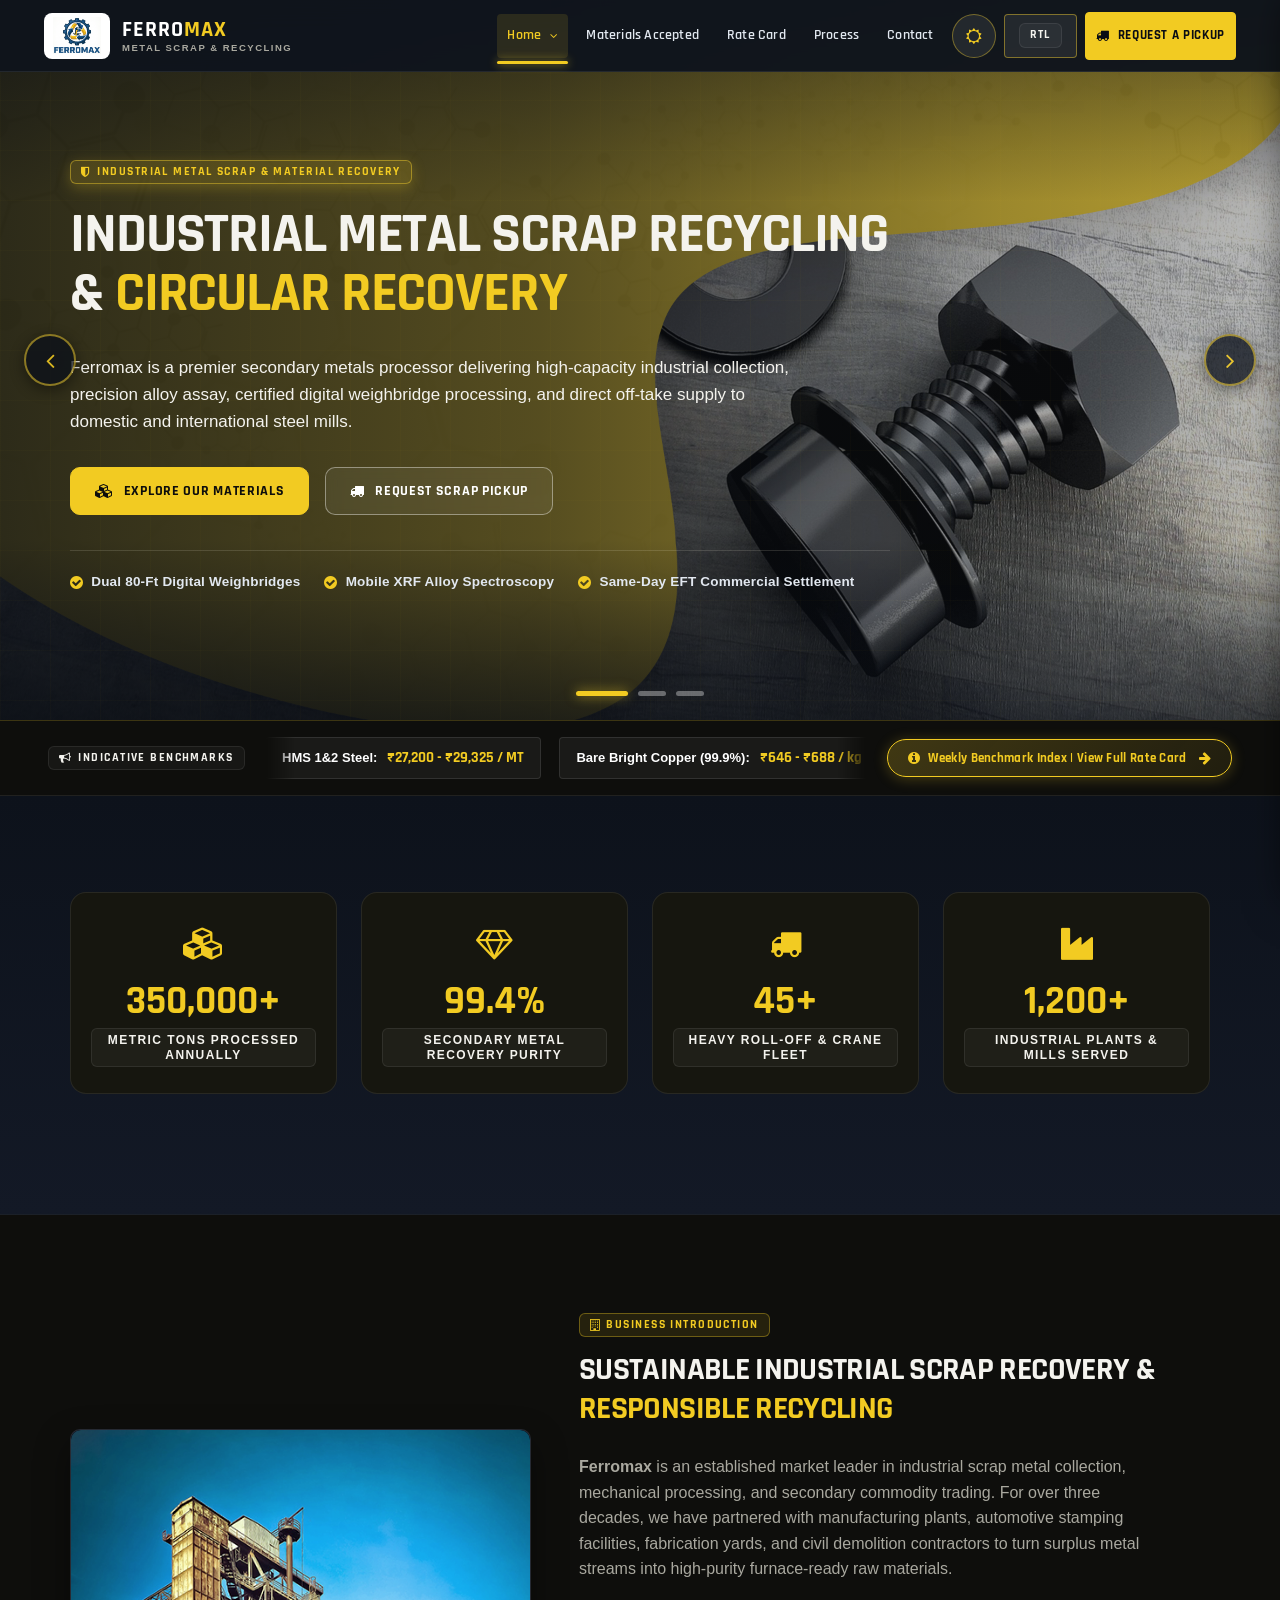
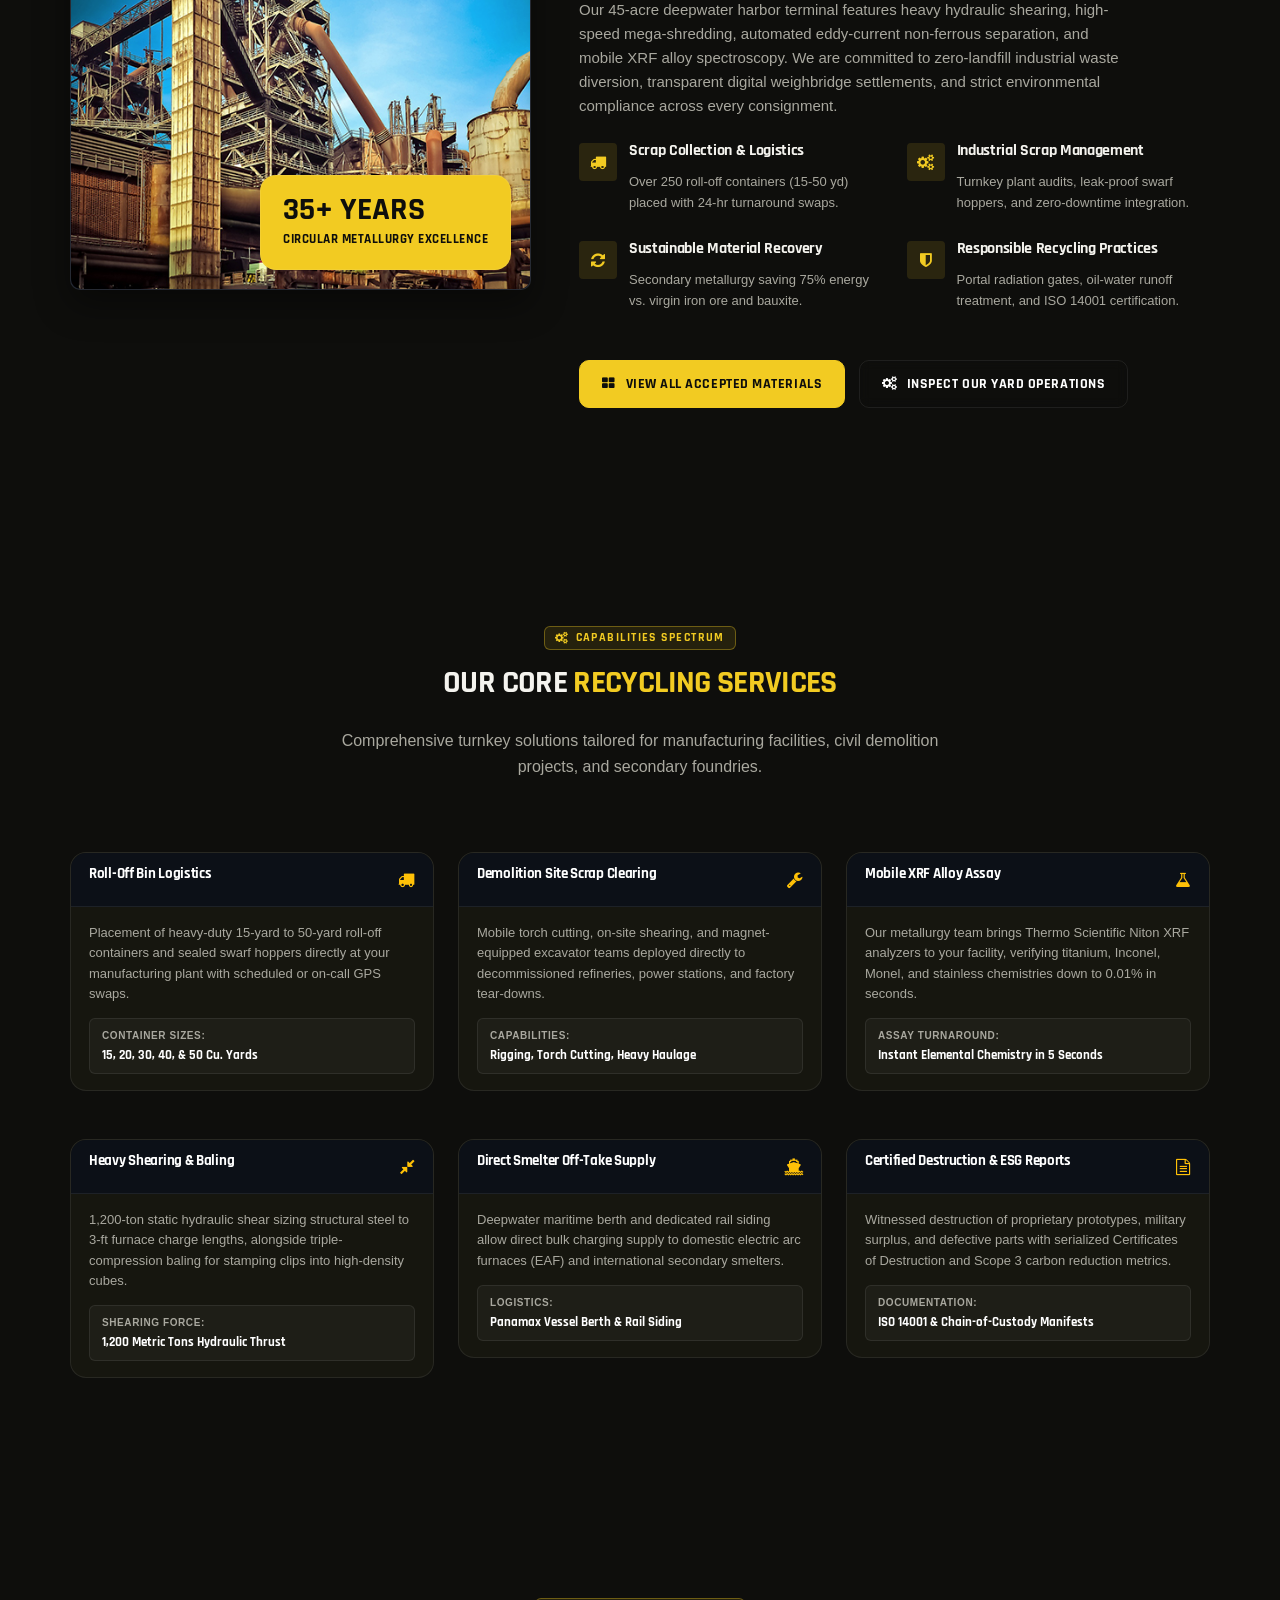
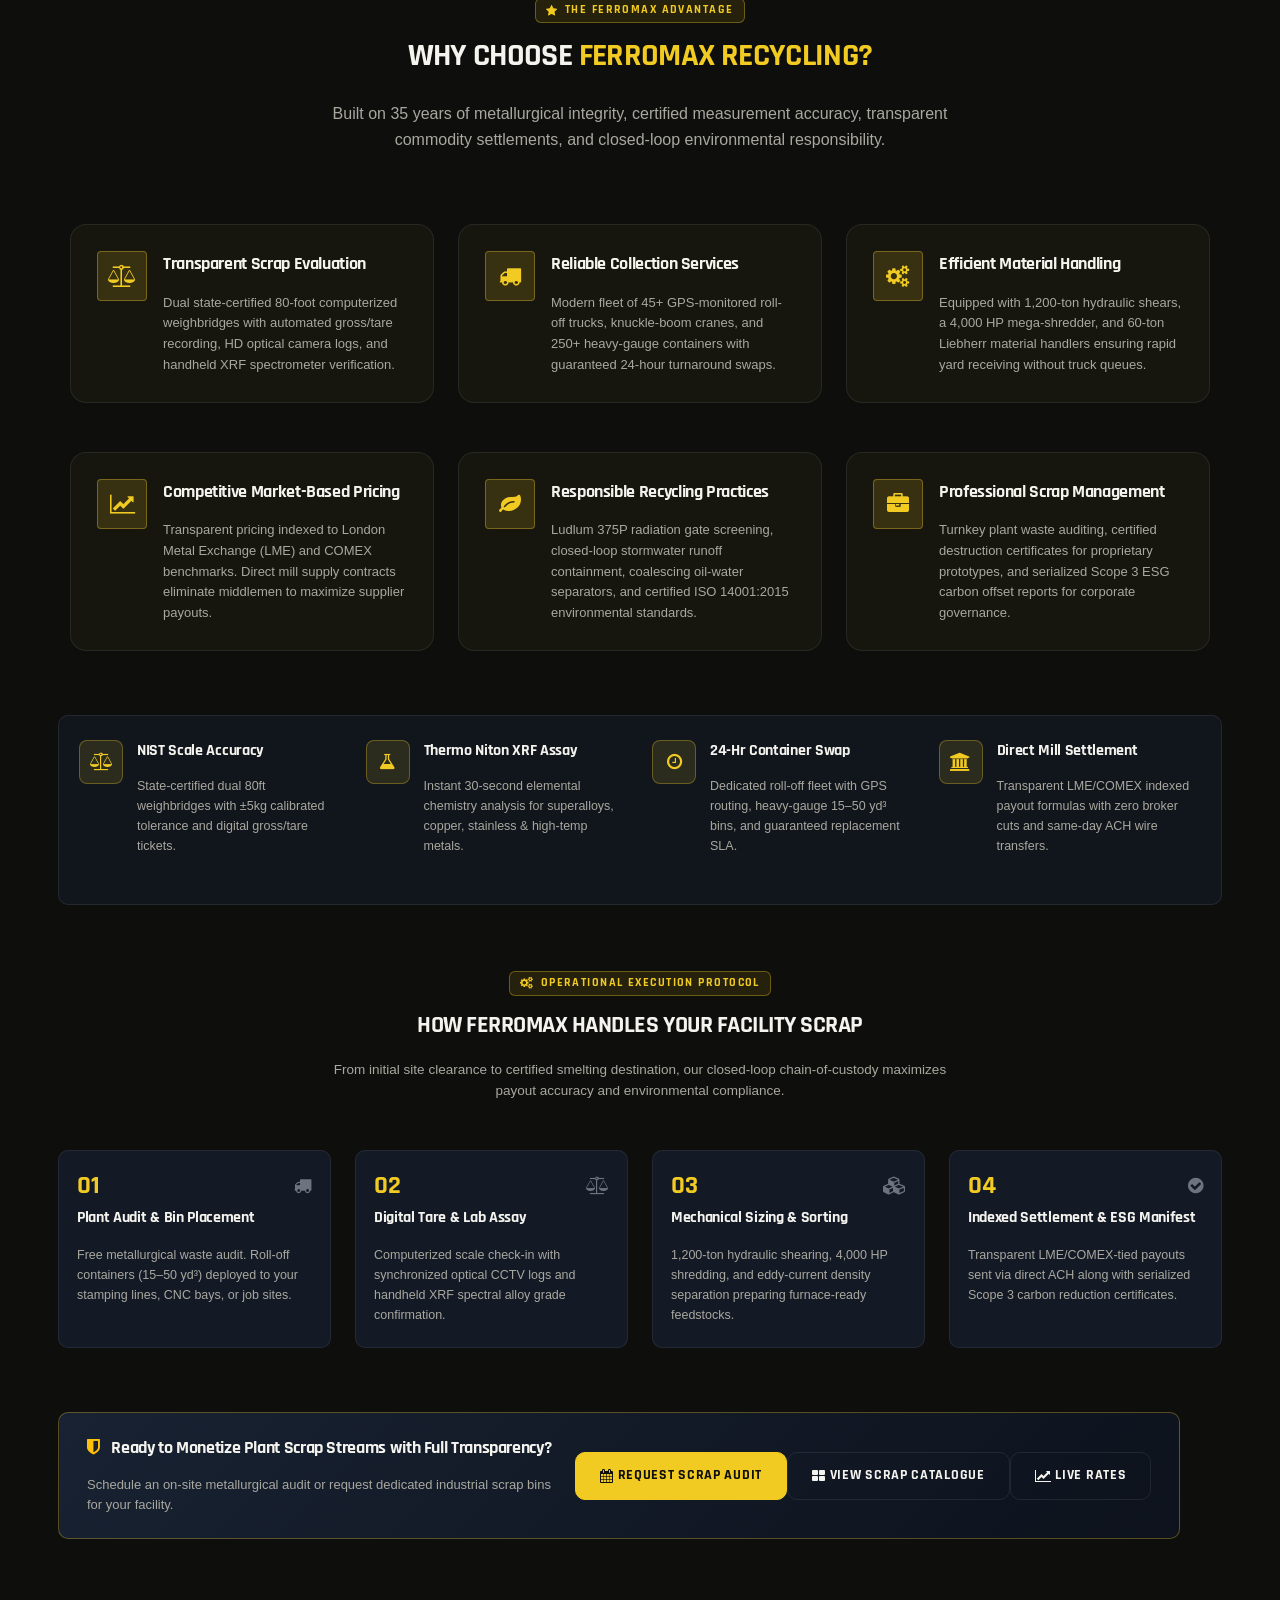
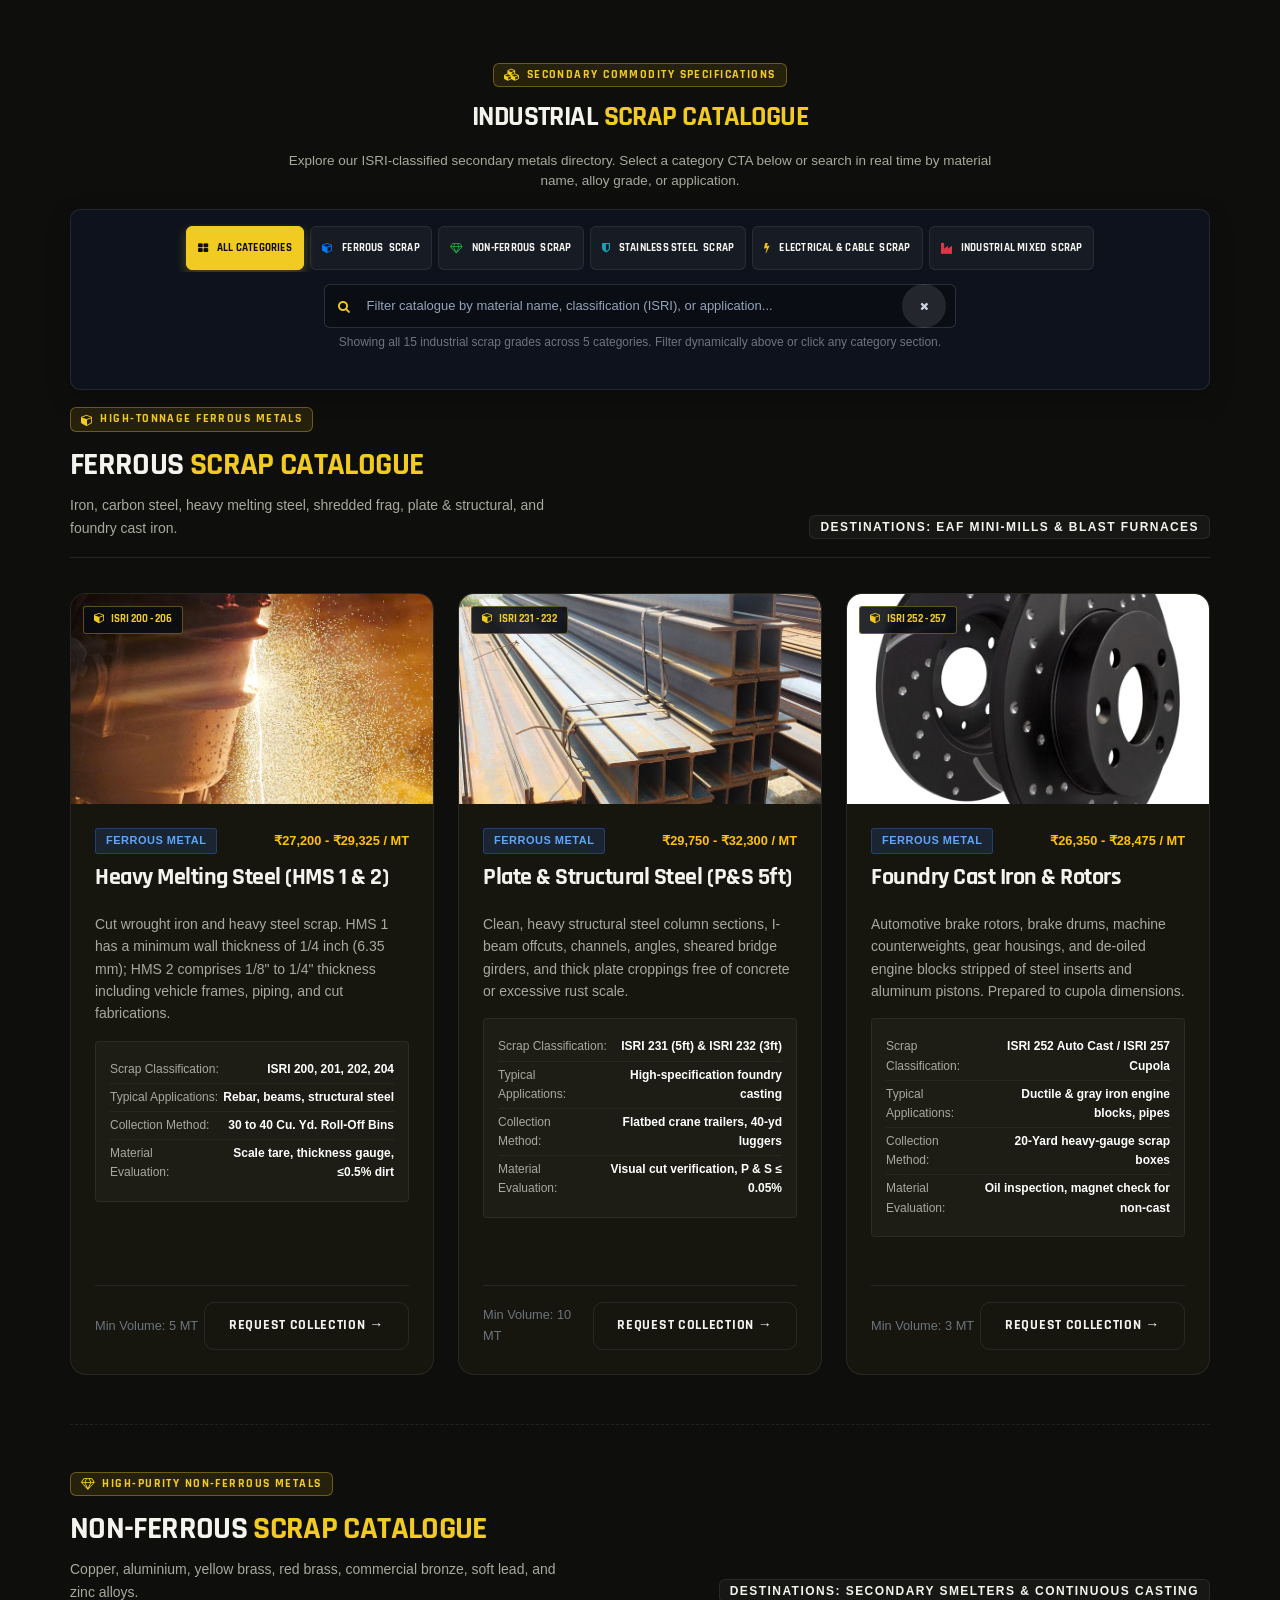
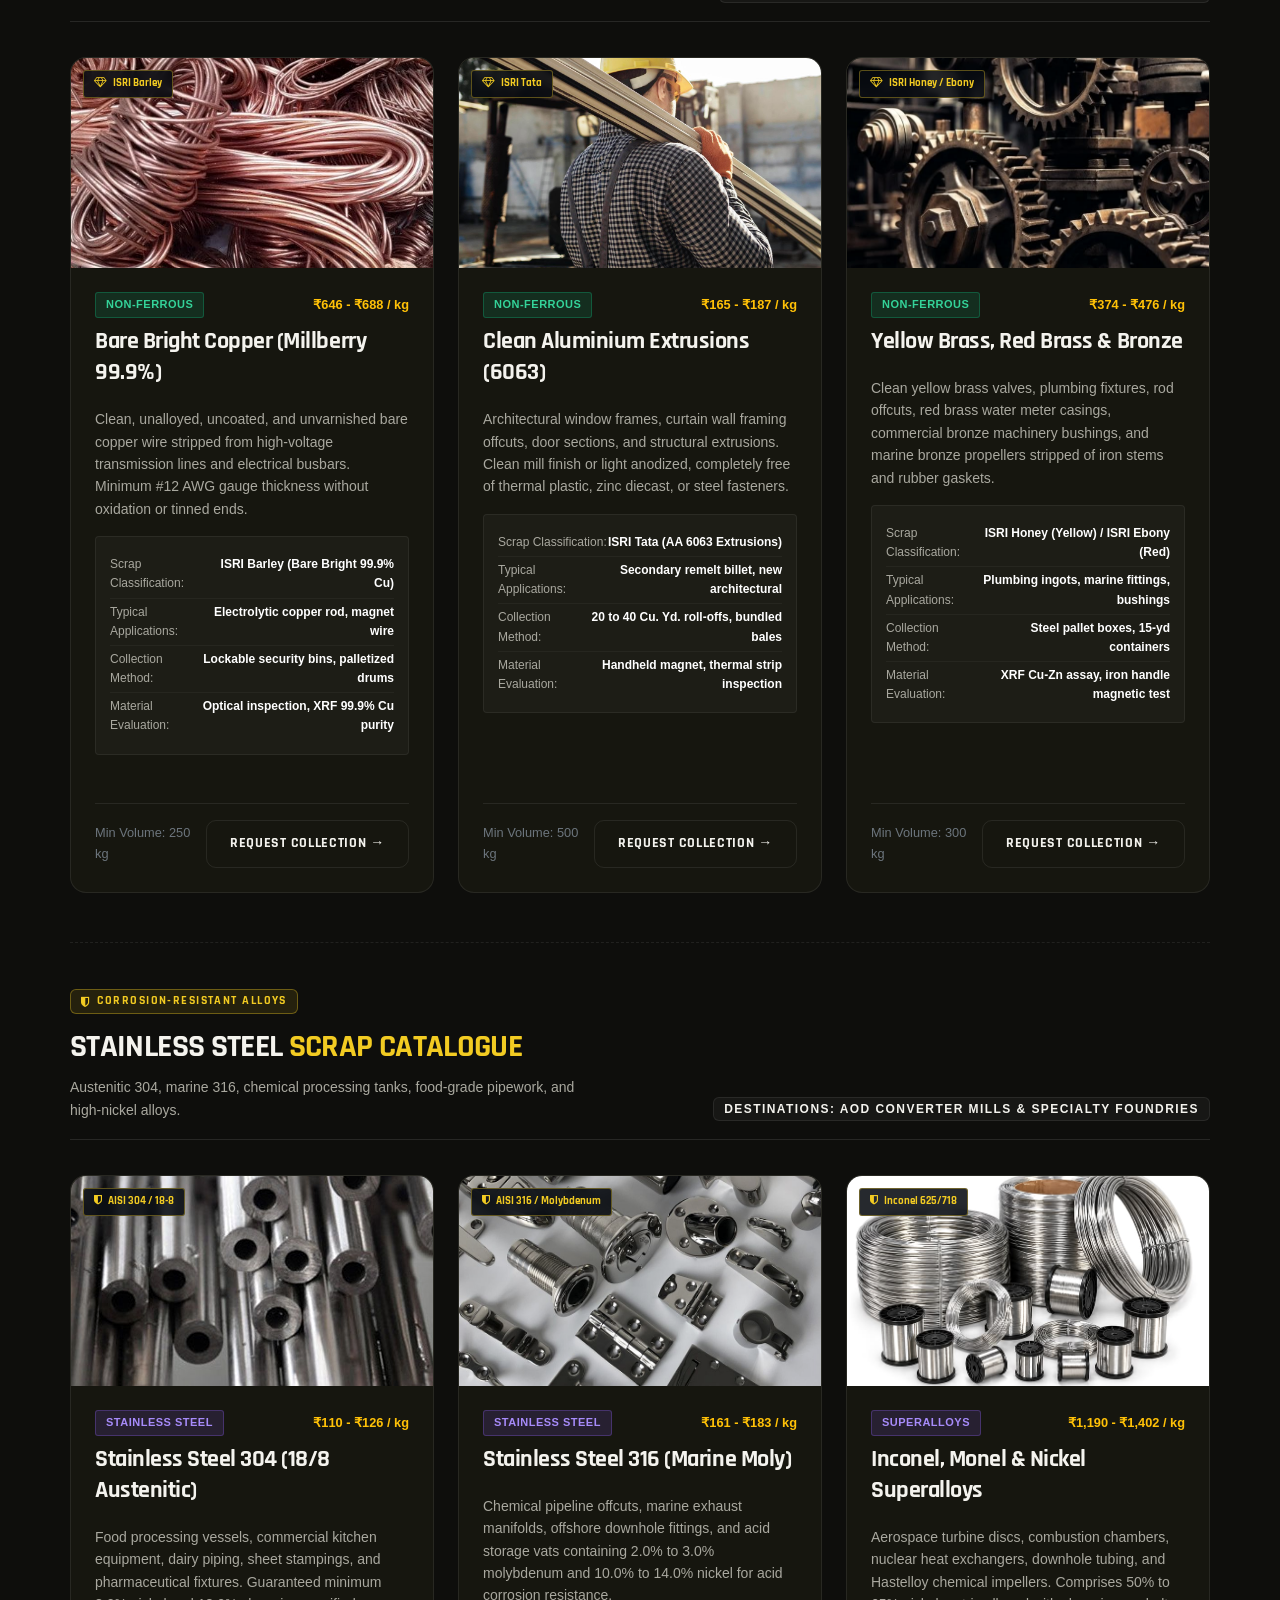
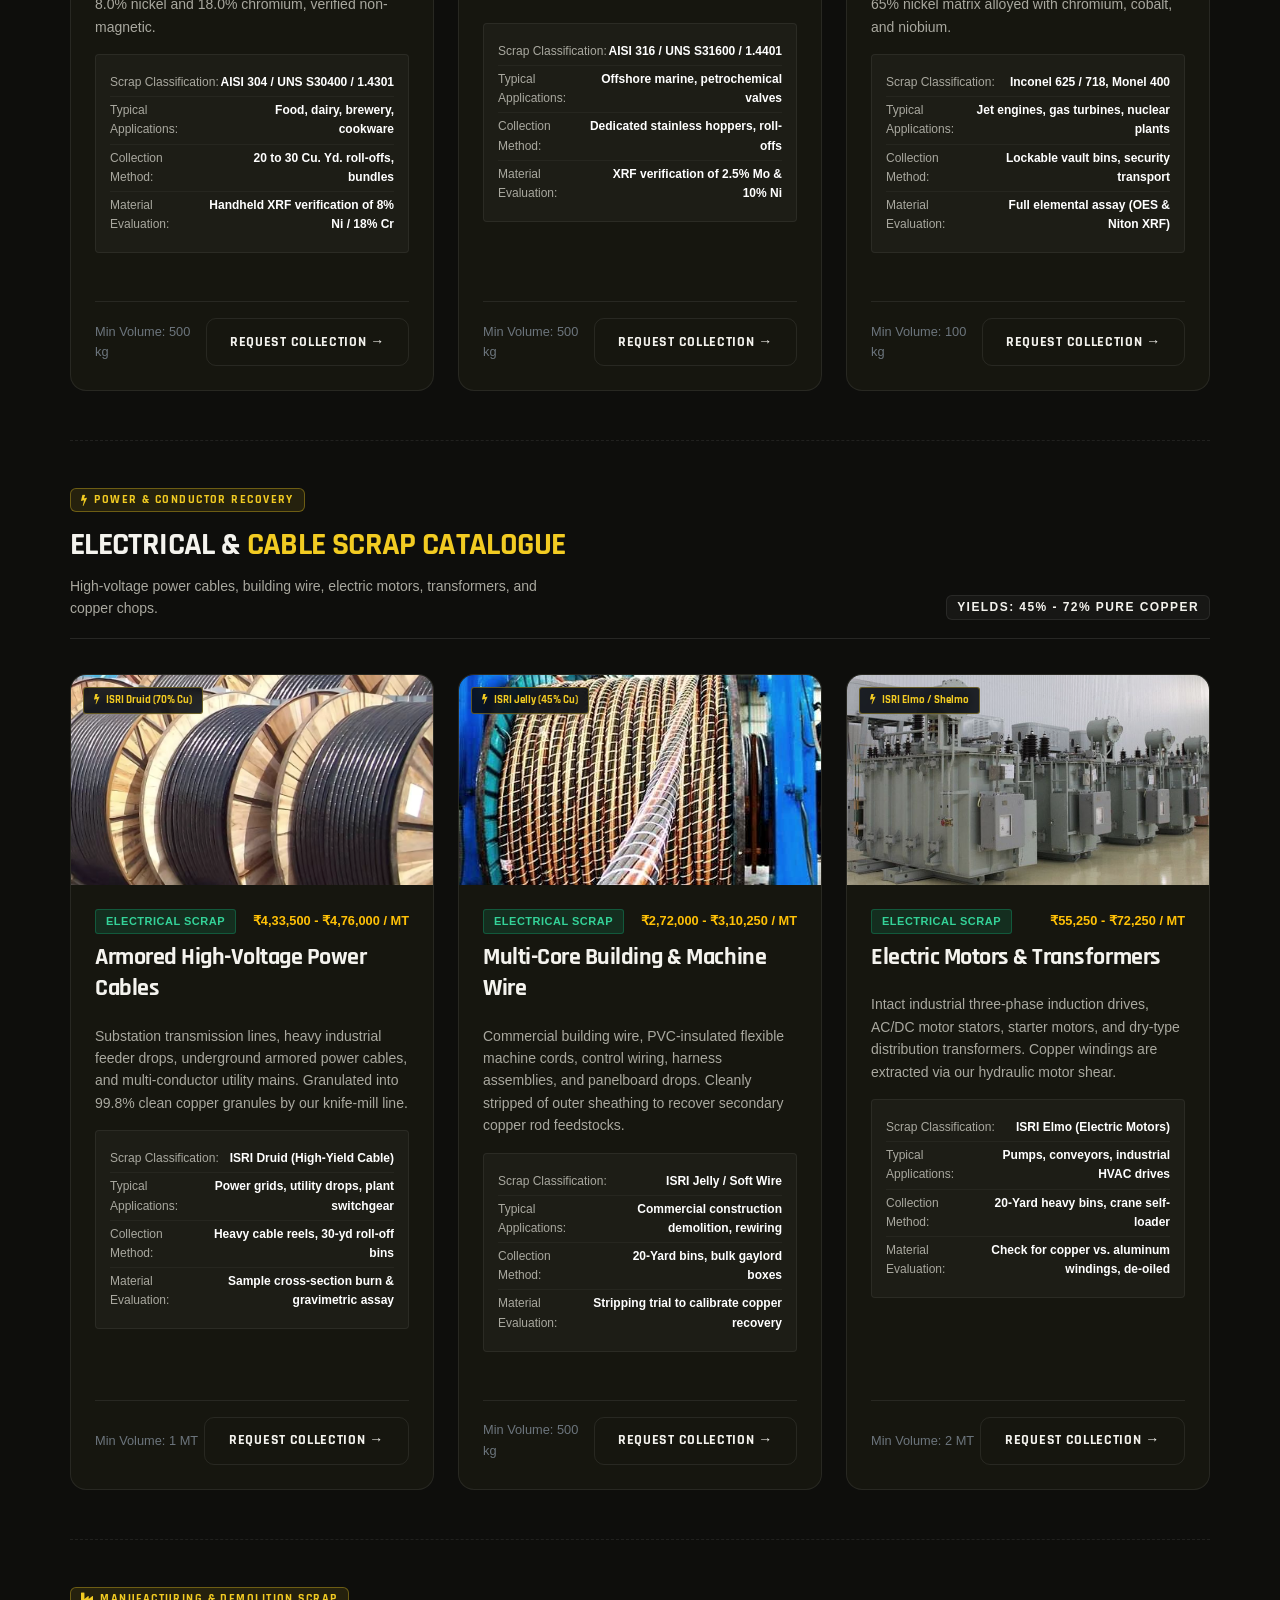
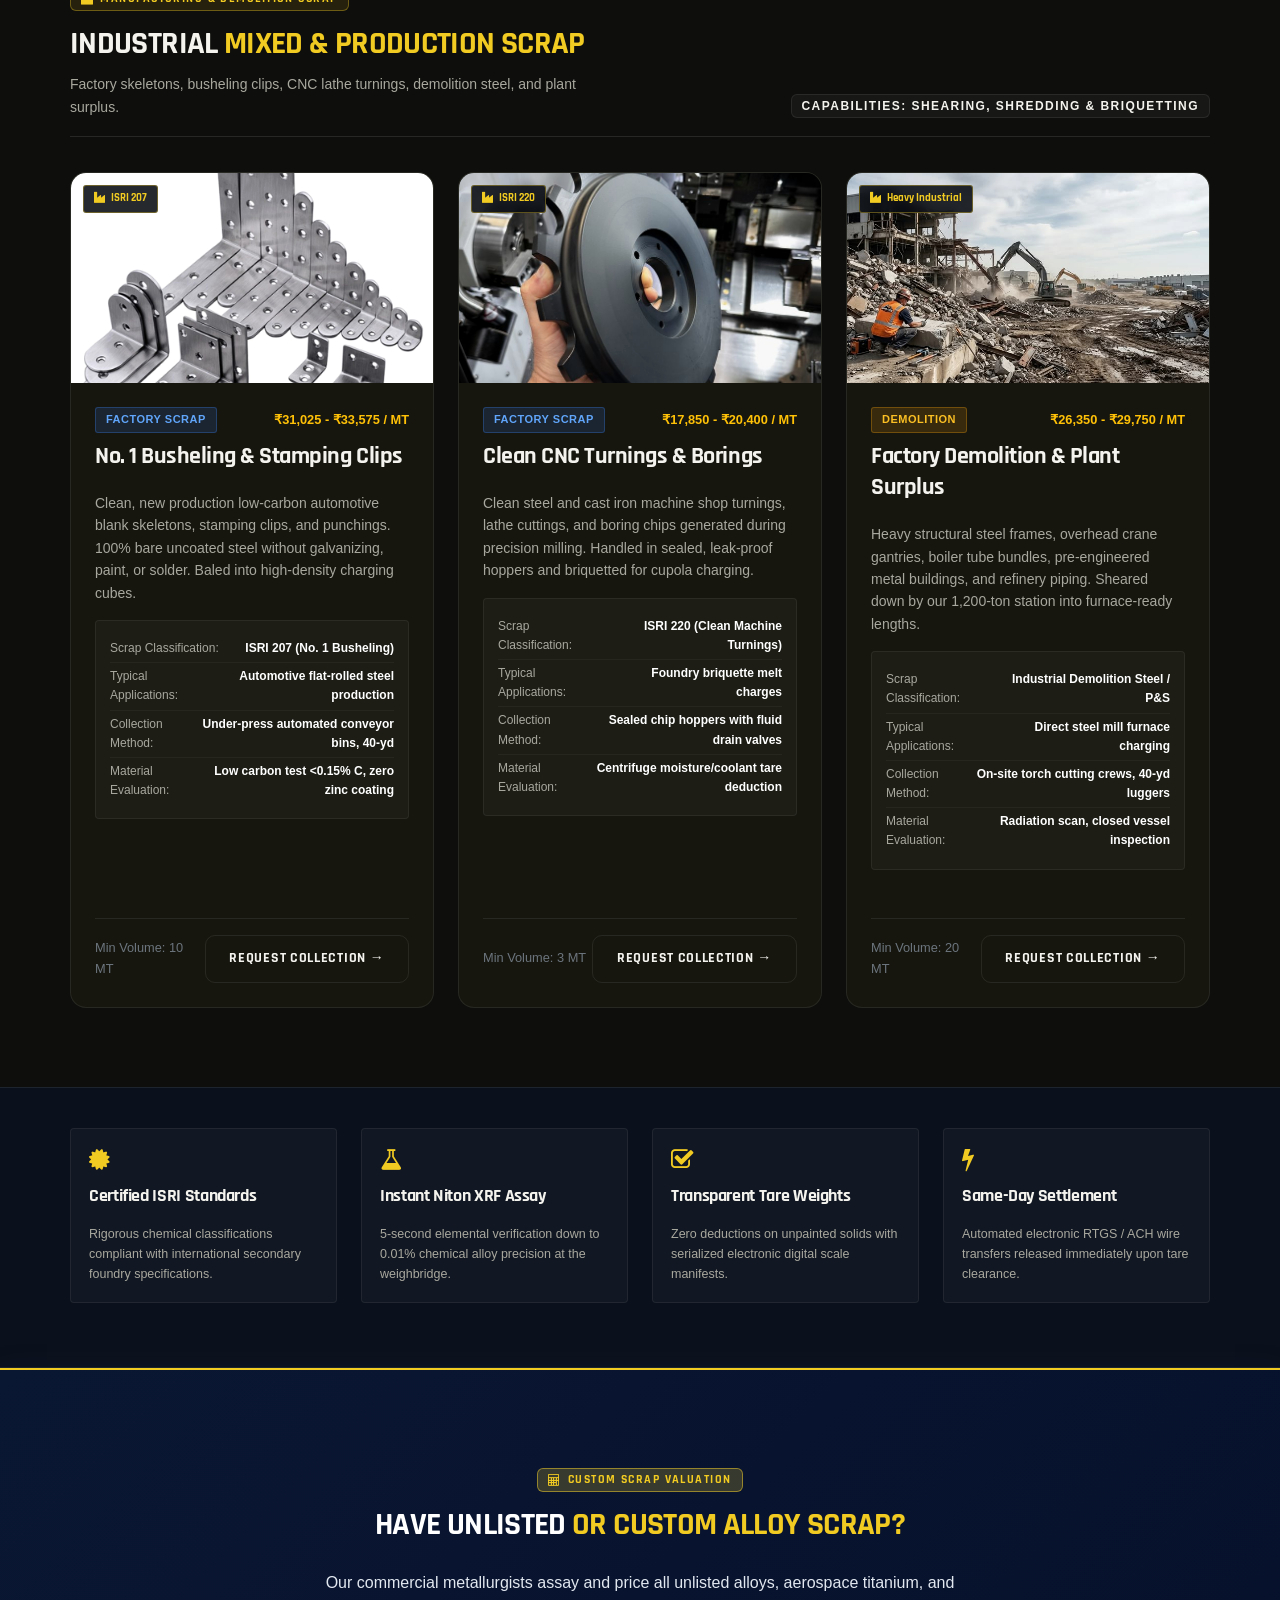
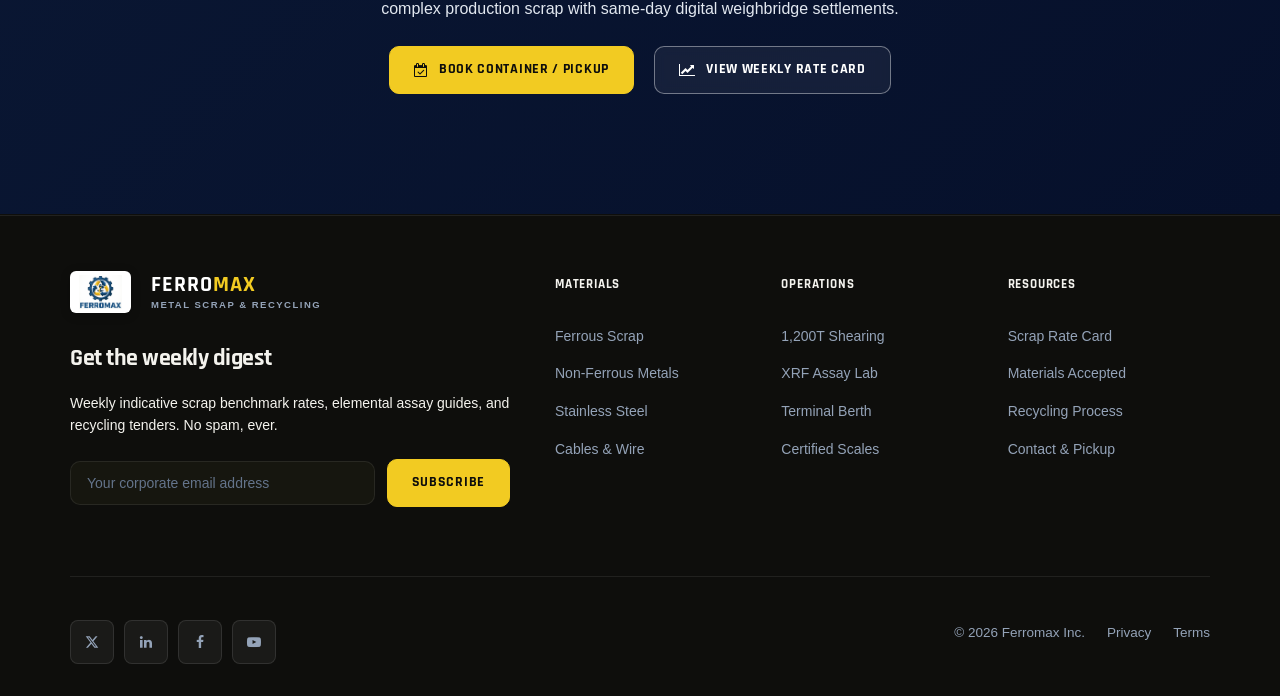
<file: index.html>
<!DOCTYPE html>
<html lang="en">
<head>
  <meta charset="UTF-8">
  <link rel="icon" href="assets/images/Metal Logo.png" type="image/png">
  <meta http-equiv="refresh" content="0; url=home-1.html">
  <script>
    window.location.replace("home-1.html");
  </script>
  <title>Ferromax – Industrial Metal Scrap Recycling &amp; Material Recovery Hub | Home 1</title>
</head>
<body>
  <p>Loading Ferromax Primary Landing Page... <a href="home-1.html">Click here if not redirected</a>.</p>
</body>
</html>
</file>
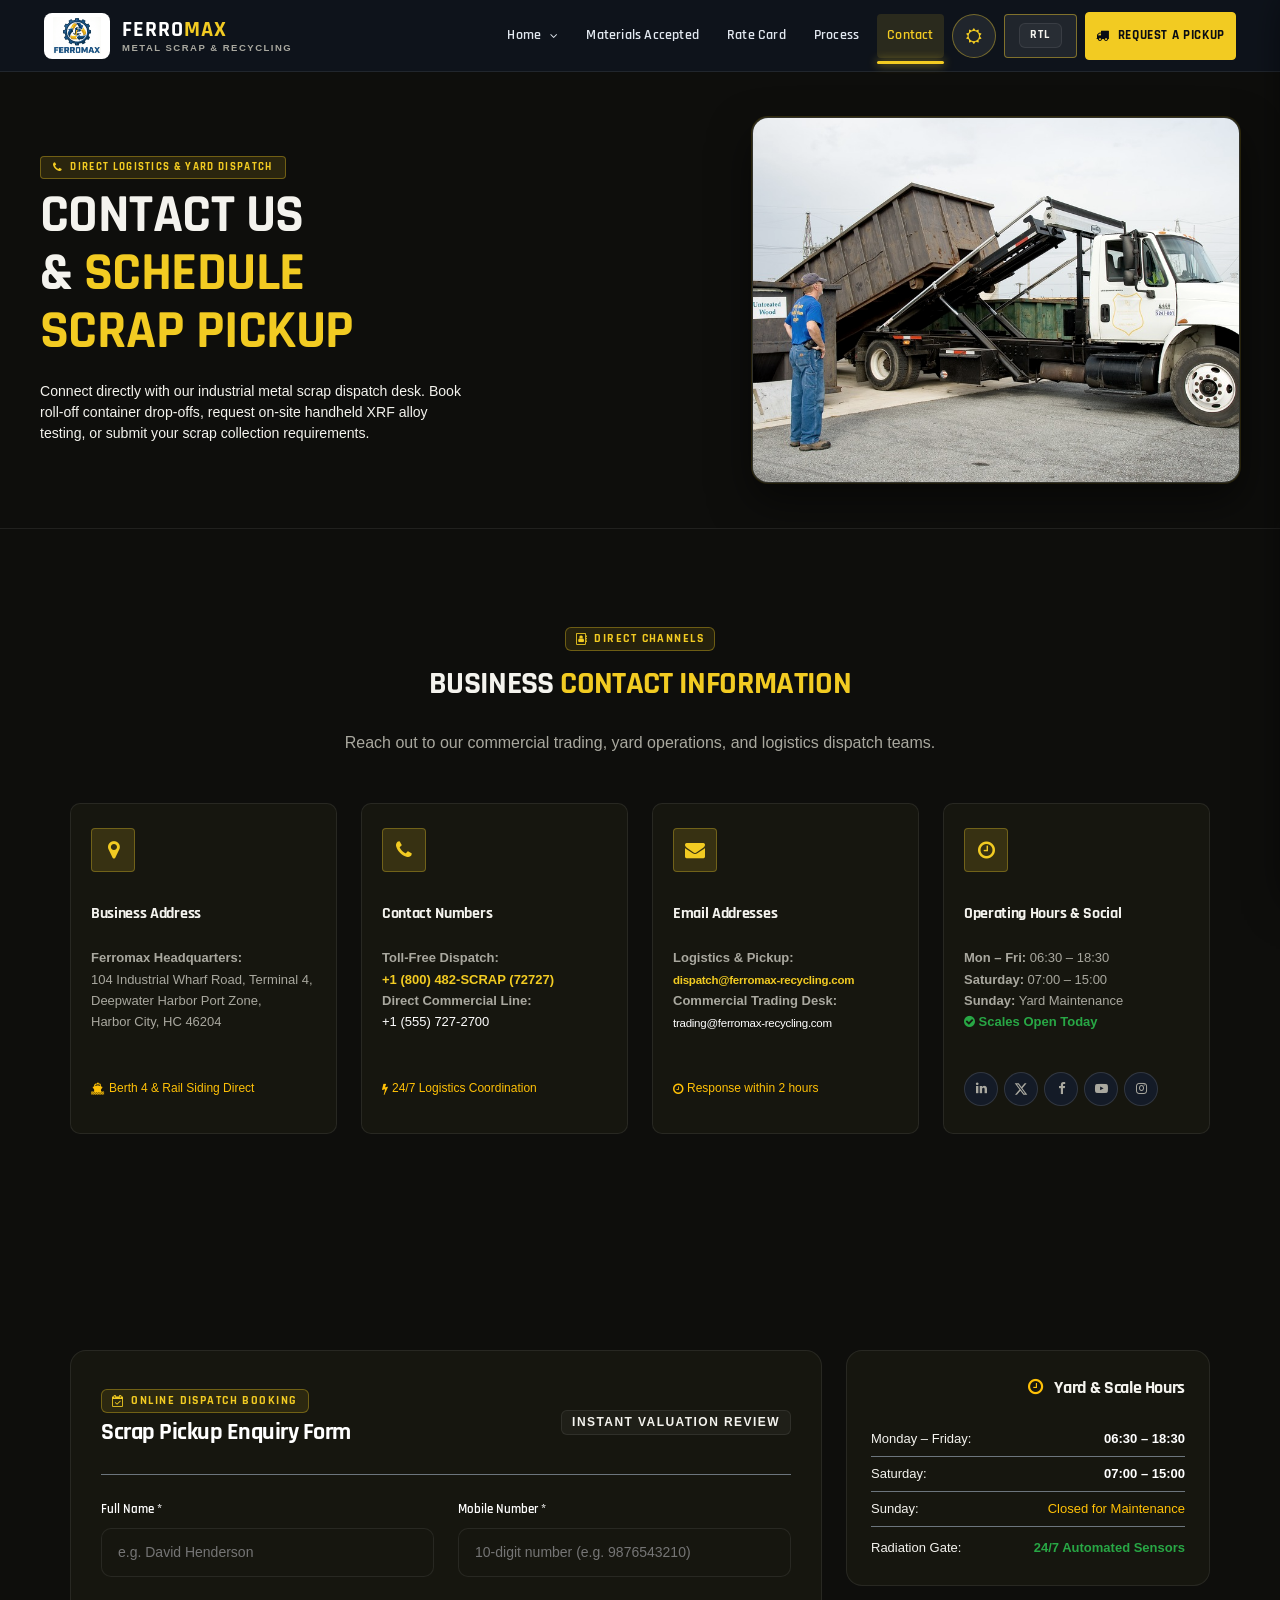
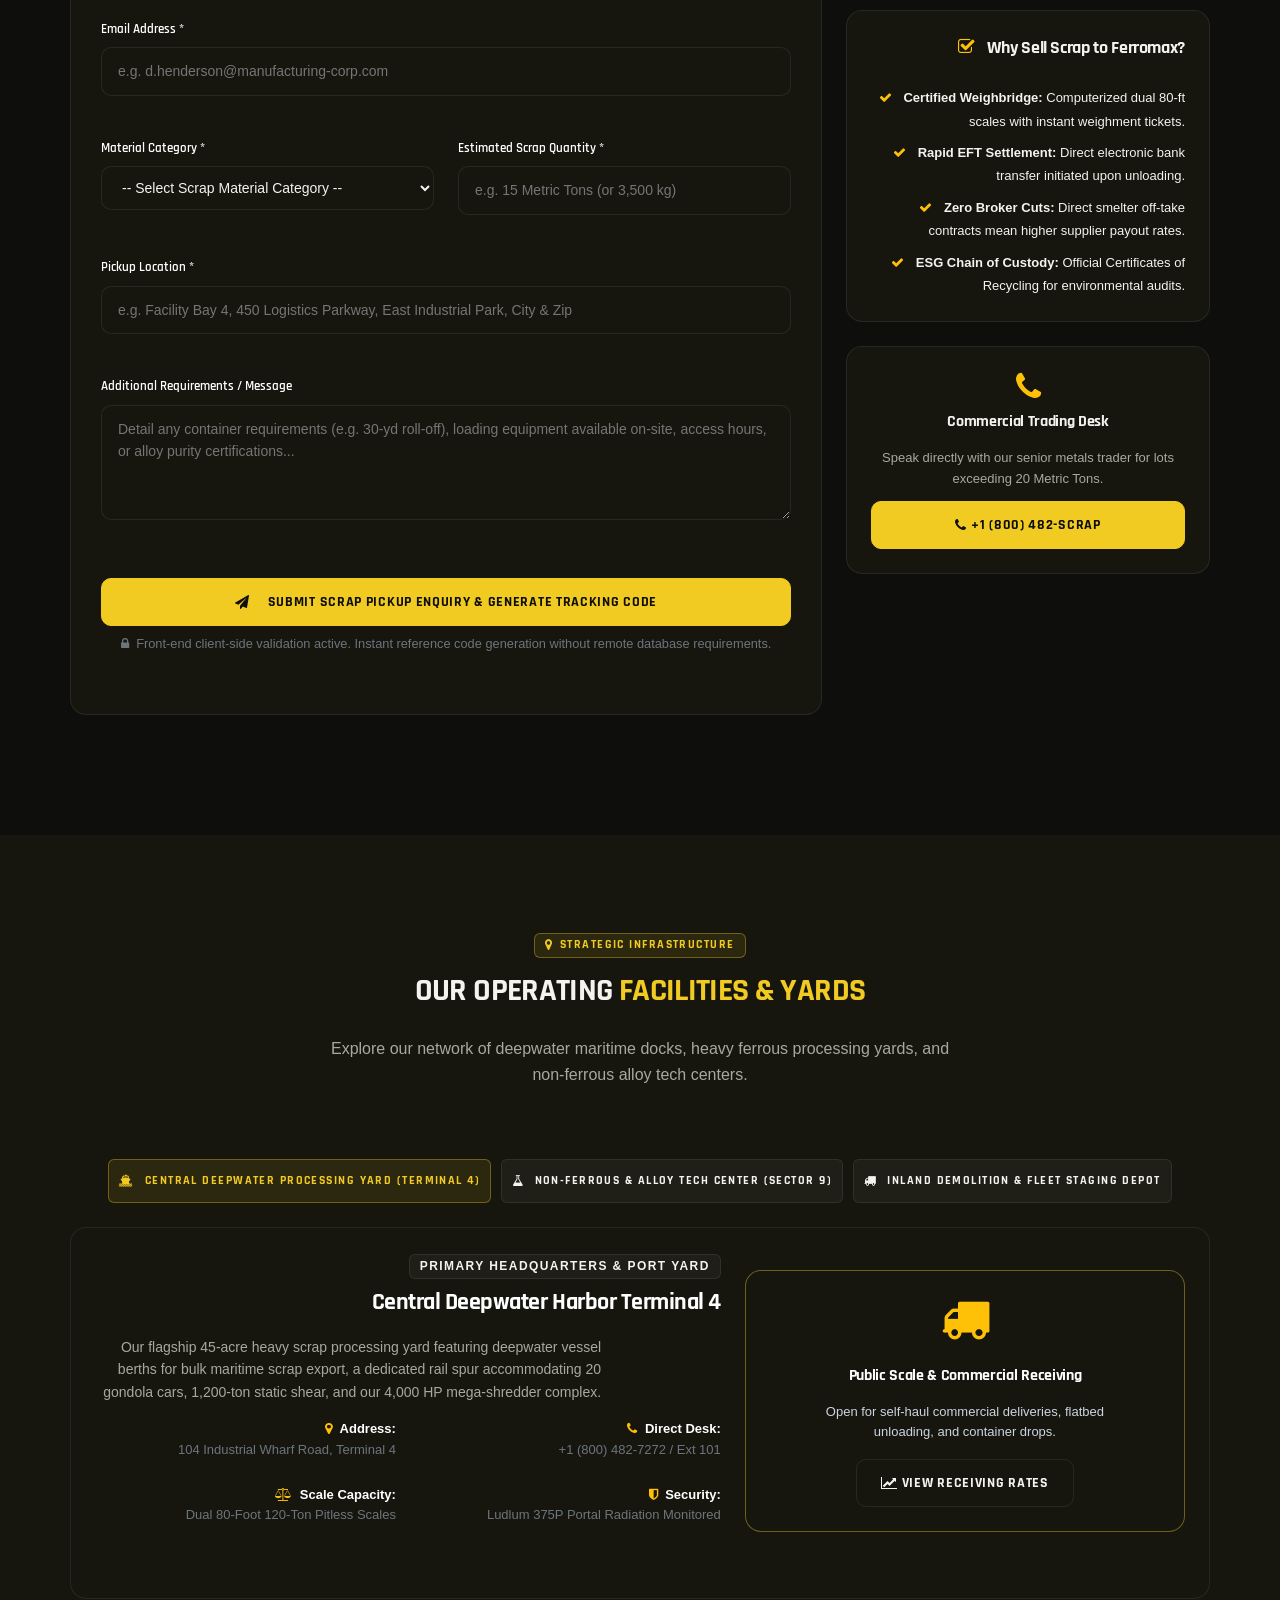
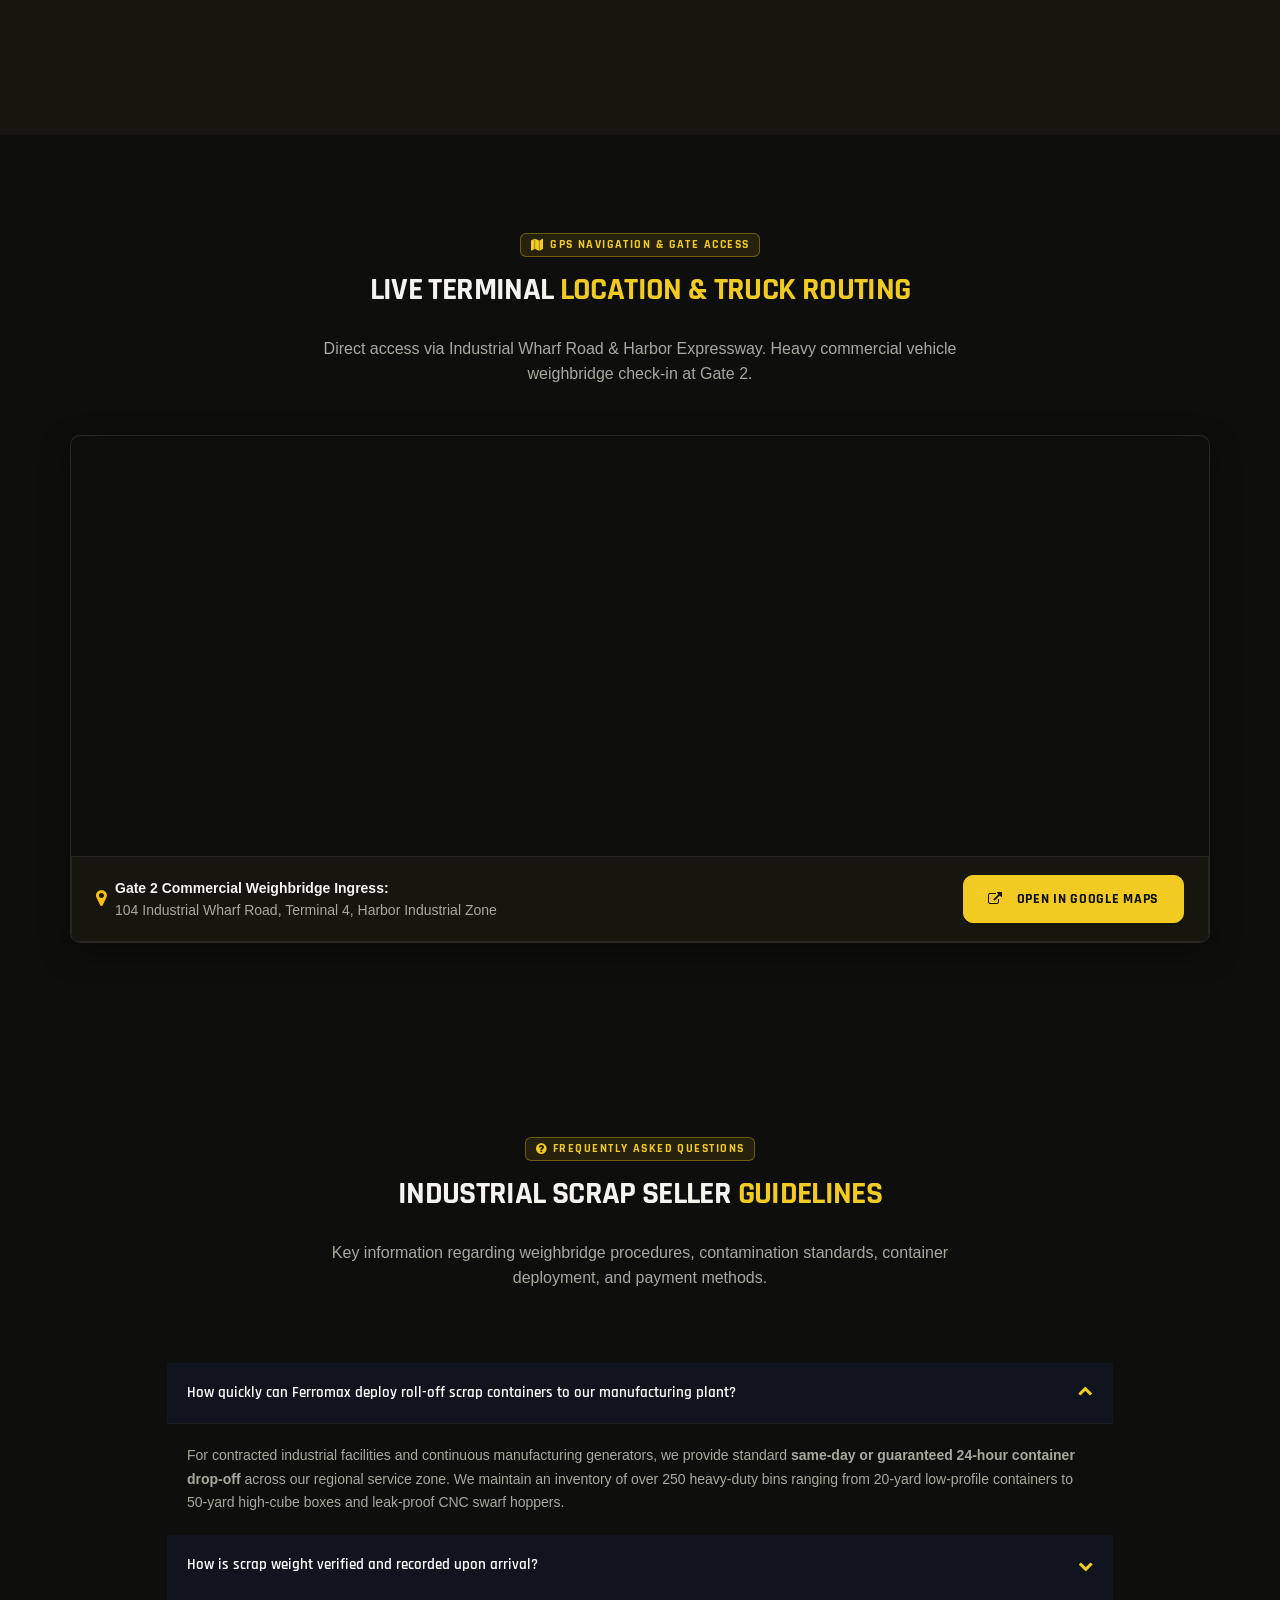
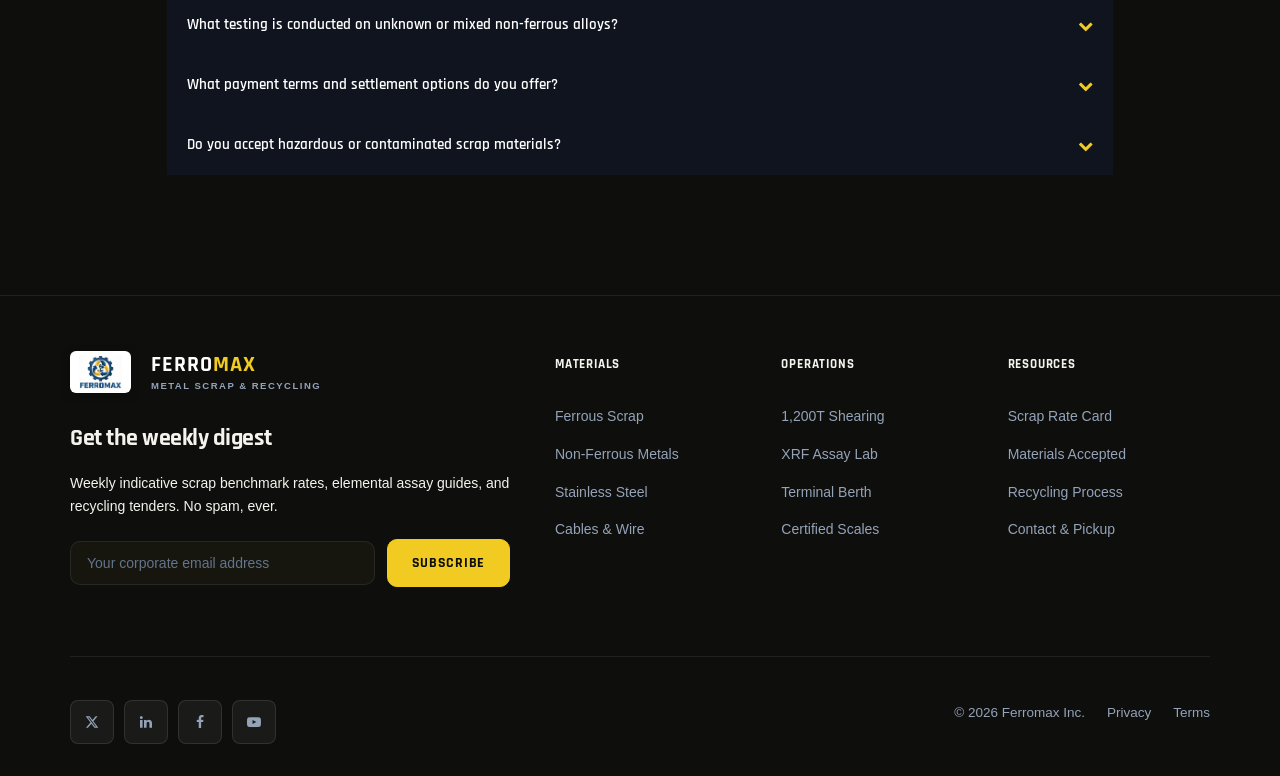
<file: contact.html>
<!DOCTYPE html>
<html lang="en">
   <head>
      <!-- basic -->
      <meta charset="utf-8">
      <meta http-equiv="X-UA-Compatible" content="IE=edge">
      <!-- mobile metas -->
      <meta name="viewport" content="width=device-width, initial-scale=1, maximum-scale=1">
      <!-- site metas -->
      <title>Contact Us – Scrap Pickup Enquiry | Ferromax Industrial Scrap &amp; Recycling</title>
      <meta name="keywords" content="scrap metal contact, scrap pickup enquiry, scrap collection booking, roll-off container rental, scrap yard address, commercial metals trader">
      <meta name="description" content="Get in touch with Ferromax Industrial Scrap &amp; Recycling. Schedule industrial scrap pickup, request roll-off containers, or get indicative metal scrap valuation.">
      <meta name="author" content="Ferromax Industrial Scrap &amp; Recycling">
      <!-- Theme & Direction Persistence Script: Immediate Execution in Head -->
      <script>
         (function() {
            var savedTheme = localStorage.getItem('ferromax_theme') || 'dark';
            document.documentElement.setAttribute('data-theme', savedTheme);
            var savedDir = localStorage.getItem('ferromax_dir') || 'ltr';
            document.documentElement.setAttribute('dir', savedDir);
         })();
      </script>
      <!-- bootstrap css -->
      <link rel="stylesheet" href="assets/css/bootstrap.min.css">
      <!-- font-awesome -->
      <link rel="stylesheet" href="assets/css/font-awesome.min.css">
      <!-- style css -->
      <link rel="stylesheet" href="assets/css/style.css">
      <!-- responsive css -->
      <link rel="stylesheet" href="assets/css/responsive.css">
      <!-- custom industrial styles -->
      <link rel="stylesheet" href="assets/css/industrial.css">
      <!-- favicon -->
      <!-- favicon -->
      <link rel="icon" href="assets/images/Metal Logo.png" type="image/png" />
      <link rel="shortcut icon" href="assets/images/Metal Logo.png" type="image/png" />
   </head>
   <body class="main-layout">
      <!-- preloader -->
      

      

      <!-- Sidepanel Navigation (Mobile & Off-Canvas) -->
      <div class="sidepanel-overlay"></div>
      <div id="mySidepanel" class="sidepanel-custom">
         <div class="sidepanel-header">
            <a href="home-1.html" class="brand-link" aria-label="Ferromax Industrial Scrap">
               <img src="assets/images/Metal Logo.png" alt="Ferromax Industrial Scrap" class="brand-logo-img sidepanel-logo-img">
               <div class="brand-text-wrap ml-2">
                  <span class="brand-title">FERRO<span>MAX</span></span>
                  <span class="brand-tagline">Industrial Scrap</span>
               </div>
            </a>
            <button class="sidepanel-close" aria-label="Close Navigation"><i class="fa fa-times"></i></button>
         </div>
         <ul class="sidepanel-links">
            <li class="sidepanel-subitem"><a class="" href="home-1.html"><i class="fa fa-cubes"></i> Home 1 – Material Recovery Hub</a></li>
            <li class="sidepanel-subitem"><a class="" href="home-2.html"><i class="fa fa-cogs"></i> Home 2 – Recycling Operations</a></li>
            <li><a class="" href="material-recovery.html"><i class="fa fa-th-large"></i> Materials Accepted</a></li>
            <li><a class="" href="rate-card.html"><i class="fa fa-line-chart"></i> Rate Card</a></li>
            <li><a class="" href="process.html"><i class="fa fa-refresh"></i> Process</a></li>
            <li><a class="active" href="contact.html"><i class="fa fa-envelope-o"></i> Contact</a></li>
            <li class="sidepanel-item-toggle">
               <button class="theme-toggle-btn sidepanel-toggle-btn w-100 justify-content-center" aria-label="Toggle Light and Dark Mode" title="Toggle Theme">
                  <i class="fa fa-sun-o theme-icon-sun mr-2"></i>
                  <i class="fa fa-moon-o theme-icon-moon mr-2"></i>
                  <span class="theme-toggle-text">Toggle Light / Dark Mode</span>
               </button>
            </li>
            <li class="sidepanel-item-toggle">
               <button class="dir-toggle-btn sidepanel-dir-toggle w-100 justify-content-center" aria-label="Toggle Text Direction" title="Toggle Text Direction">
                  <span class="dir-toggle-label">Layout Direction: <span class="dir-indicator-badge">RTL</span></span>
               </button>
            </li>
            <li class="sidepanel-item-cta mt-2">
               <a href="contact.html#pickupSection" class="btn-industrial-primary w-100 text-center justify-content-center">
                  <i class="fa fa-truck"></i> Request a Pickup
               </a>
            </li>
         </ul>
         <div class="sidepanel-info">
            <h5>Yard Operations Desk</h5>
            <p><i class="fa fa-map-marker"></i> 104 Industrial Wharf Road, Terminal 4</p>
            <p><i class="fa fa-phone"></i> +1 (800) 482-7272</p>
            <p><i class="fa fa-clock-o"></i> Scales Open: Mon-Sat 06:30 - 18:30</p>
            <p><i class="fa fa-balance-scale"></i> Dual 80-Ft Digital Weighbridges</p>
         </div>
      </div>

      <!-- Main Header -->
      <header class="header">
         <div class="container-fluid px-lg-5">
            <div class="row d_flex align-items-center">
               <div class="col-lg-3 col-md-4 col-7 logo_section">
                                    <a href="home-1.html" class="brand-link" aria-label="Ferromax Industrial Metal Scrap &amp; Recycling">
                     <img src="assets/images/Metal Logo.png" alt="Ferromax Industrial Metal Scrap &amp; Recycling" class="brand-logo-img">
                     <div class="brand-text-wrap ml-2">
                        <span class="brand-title">FERRO<span>MAX</span></span>
                        <span class="brand-tagline">Metal Scrap &amp; Recycling</span>
                     </div>
                  </a>
               </div>
               <div class="col-lg-9 col-md-8 col-5 text-right d-flex align-items-center justify-content-end">
                  <!-- Main Navigation Bar - Exact Order (1 to 8) -->
                  <ul class="navbar-nav-custom d-none d-lg-inline-flex align-items-center">
                     <li class="nav-item-dropdown">
                        <a href="home-1.html" class="nav-dropdown-toggle">
                           Home <i class="fa fa-angle-down"></i>
                        </a>
                        <ul class="nav-dropdown-menu">
                           <li><a href="home-1.html"><i class="fa fa-cubes"></i> Home 1 – Material Recovery Hub</a></li>
                           <li><a href="home-2.html"><i class="fa fa-cogs"></i> Home 2 – Recycling Operations</a></li>
                        </ul>
                     </li>
                     <li><a class="" href="material-recovery.html">Materials Accepted</a></li>
                     <li><a class="" href="rate-card.html">Rate Card</a></li>
                     <li><a class="" href="process.html">Process</a></li>
                     <li><a class="active" href="contact.html">Contact</a></li>
                     <li>
                        <button class="theme-toggle-btn ml-2" aria-label="Toggle Light and Dark Mode" title="Toggle Theme">
                           <i class="fa fa-sun-o theme-icon-sun"></i>
                           <i class="fa fa-moon-o theme-icon-moon"></i>
                        </button>
                     </li>
                     <li>
                        <button class="dir-toggle-btn ml-2" aria-label="Toggle Text Direction (LTR / RTL)" title="Toggle Text Direction"><span class="dir-indicator-badge">RTL</span></button>
                     </li>
                     <li>
                        <a href="#pickupSection" class="nav-cta-btn">
                           <i class="fa fa-truck"></i> Request a Pickup
                        </a>
                     </li>
                  </ul>
                  <!-- Mobile Hamburger Toggle (Exclusively on mobile/tablet screens) -->
                  <button class="openbtn-custom d-inline-flex d-lg-none" aria-label="Open Navigation">
                     <i class="fa fa-bars fa-lg"></i>
                  </button>
               </div>
            </div>
         </div>
      </header>

      <!-- Shared Page Hero: Contact & Logistics Dispatch -->
      <section class="page-hero">
         <div class="page-hero-container">
            <div class="page-hero-content">
               <span class="hero-badge-pill">
                  <i class="fa fa-phone"></i> Direct Logistics &amp; Yard Dispatch
               </span>
               <h1 class="page-hero-title">
                  CONTACT US &amp; <span class="highlight-gold">SCHEDULE SCRAP PICKUP</span>
               </h1>
               <p class="page-hero-lead">
                  Connect directly with our industrial metal scrap dispatch desk. Book roll-off container drop-offs, request on-site handheld XRF alloy testing, or submit your scrap collection requirements.
               </p>
            </div>
            <div class="page-hero-media">
               <figure class="page-hero-figure" style="--focal: 55% 55%;">
                  <img src="assets/images/hero/hero-contact-1200.jpg"
                       srcset="assets/images/hero/hero-contact-800.jpg 800w, assets/images/hero/hero-contact-1200.jpg 1200w, assets/images/hero/hero-contact-1600.jpg 1600w"
                       sizes="(max-width: 899px) 100vw, (max-width: 1280px) 45vw, 544px"
                       width="1600" height="1200"
                       alt="Industrial 30-cubic-yard roll-off metal scrap container being loaded onto a heavy transport truck"
                       fetchpriority="high"
                       decoding="async">
               </figure>
            </div>
         </div>
      </section>

      <!-- Business Contact Information Section -->
      <section class="section-py section-darker pb-0">
         <div class="container">
            <div class="row text-center mb-4">
               <div class="col-12">
                  <span class="section-badge-tag"><i class="fa fa-address-book-o"></i> Direct Channels</span>
                  <h2 class="section-main-heading">BUSINESS <span>CONTACT INFORMATION</span></h2>
                  <p class="section-subtext">
                     Reach out to our commercial trading, yard operations, and logistics dispatch teams.
                  </p>
               </div>
            </div>

            <div class="row">
               <!-- Channel 1: Physical Yard Address -->
               <div class="col-lg-3 col-md-6 mb-4">
                  <div class="contact-info-card h-100">
                     <div class="contact-info-icon"><i class="fa fa-map-marker"></i></div>
                     <div class="contact-info-text">
                        <h5>Business Address</h5>
                        <div class="contact-info-body">
                           <strong>Ferromax Headquarters:</strong><br>
                           104 Industrial Wharf Road, Terminal 4,<br>
                           Deepwater Harbor Port Zone,<br>
                           Harbor City, HC 46204
                        </div>
                        <div class="contact-info-footer">
                           <small class="contact-status-note text-warning"><i class="fa fa-ship mr-1"></i> Berth 4 &amp; Rail Siding Direct</small>
                        </div>
                     </div>
                  </div>
               </div>

               <!-- Channel 2: Telephone Numbers -->
               <div class="col-lg-3 col-md-6 mb-4">
                  <div class="contact-info-card h-100">
                     <div class="contact-info-icon"><i class="fa fa-phone"></i></div>
                     <div class="contact-info-text">
                        <h5>Contact Numbers</h5>
                        <div class="contact-info-body">
                           <strong>Toll-Free Dispatch:</strong><br>
                           <a href="tel:18004827272" class="font-weight-bold contact-accent-link">+1 (800) 482-SCRAP (72727)</a><br>
                           <strong>Direct Commercial Line:</strong><br>
                           <a href="tel:15557272700" class="text-white">+1 (555) 727-2700</a>
                        </div>
                        <div class="contact-info-footer">
                           <small class="contact-status-note text-warning"><i class="fa fa-bolt mr-1"></i> 24/7 Logistics Coordination</small>
                        </div>
                     </div>
                  </div>
               </div>

               <!-- Channel 3: Email Addresses -->
               <div class="col-lg-3 col-md-6 mb-4">
                  <div class="contact-info-card h-100">
                     <div class="contact-info-icon"><i class="fa fa-envelope"></i></div>
                     <div class="contact-info-text">
                        <h5>Email Addresses</h5>
                        <div class="contact-info-body">
                           <strong>Logistics &amp; Pickup:</strong><br>
                           <a href="mailto:dispatch@ferromax-recycling.com" class="font-weight-bold contact-accent-link contact-email-link" title="dispatch@ferromax-recycling.com">dispatch@ferromax-recycling.com</a><br>
                           <strong>Commercial Trading Desk:</strong><br>
                           <a href="mailto:trading@ferromax-recycling.com" class="text-white contact-email-link" title="trading@ferromax-recycling.com">trading@ferromax-recycling.com</a>
                        </div>
                        <div class="contact-info-footer">
                           <small class="contact-status-note text-warning"><i class="fa fa-clock-o mr-1"></i> Response within 2 hours</small>
                        </div>
                     </div>
                  </div>
               </div>

               <!-- Channel 4: Operating Hours & Social Media -->
               <div class="col-lg-3 col-md-6 mb-4">
                  <div class="contact-info-card h-100">
                     <div class="contact-info-icon"><i class="fa fa-clock-o"></i></div>
                     <div class="contact-info-text">
                        <h5>Operating Hours &amp; Social</h5>
                        <div class="contact-info-body">
                           <strong>Mon – Fri:</strong> 06:30 – 18:30<br>
                           <strong>Saturday:</strong> 07:00 – 15:00<br>
                           <strong>Sunday:</strong> Yard Maintenance<br>
                           <span class="text-success font-weight-bold"><i class="fa fa-check-circle"></i> Scales Open Today</span>
                        </div>
                        <div class="contact-info-footer">
                           <div class="contact-social-links">
                              <a href="https://linkedin.com" target="_blank" rel="noopener noreferrer" class="social-icon-btn social-li" aria-label="LinkedIn" title="Connect on LinkedIn"><i class="fa fa-linkedin"></i></a>
                              <a href="https://twitter.com" target="_blank" rel="noopener noreferrer" class="social-icon-btn social-tw" aria-label="Follow on X" title="Follow on X (Twitter)"><svg class="x-twitter-svg" width="13" height="13" viewBox="0 0 24 24" fill="currentColor" aria-hidden="true"><path d="M18.244 2.25h3.308l-7.227 8.26 8.502 11.24H16.17l-5.214-6.817L4.99 21.75H1.68l7.73-8.835L1.254 2.25H8.08l4.713 6.231zm-1.161 17.52h1.833L7.084 4.126H5.117z"/></svg></a>
                              <a href="https://facebook.com" target="_blank" rel="noopener noreferrer" class="social-icon-btn social-fb" aria-label="Facebook" title="Follow on Facebook"><i class="fa fa-facebook"></i></a>
                              <a href="https://youtube.com" target="_blank" rel="noopener noreferrer" class="social-icon-btn social-yt" aria-label="YouTube" title="Watch on YouTube"><i class="fa fa-youtube-play"></i></a>
                              <a href="https://instagram.com" target="_blank" rel="noopener noreferrer" class="social-icon-btn social-ig" aria-label="Instagram" title="Follow on Instagram"><i class="fa fa-instagram"></i></a>
                           </div>
                        </div>
                     </div>
                  </div>
               </div>
            </div>
         </div>
      </section>

      

      <!-- Main Scrap Pickup Enquiry Form Section -->
      <section class="section-py section-darker pt-4" id="pickupSection">
         <div class="container">
            <div class="row">
               <!-- Left Column: Form -->
               <div class="col-lg-8 mb-lg-0 mb-5">
                  <div class="contact-form-card">
                     <div class="d-flex align-items-center justify-content-between mb-4 border-bottom border-secondary pb-3">
                        <div>
                           <span class="section-badge-tag mb-1"><i class="fa fa-calendar-check-o"></i> Online Dispatch Booking</span>
                           <h3 class="text-white font-weight-bold mb-0" style="font-size: 24px;">Scrap Pickup Enquiry Form</h3>
                        </div>
                        <span class="badge badge-warning text-dark font-weight-bold p-2 d-none d-sm-inline-block">Instant Valuation Review</span>
                     </div>

                     <!-- Front-End Success Banner (Revealed on Valid Submission) -->
                     <div class="form-success-banner" id="formSuccessBanner">
                        <h4><i class="fa fa-check-circle"></i> Pickup Enquiry Verified &amp; Registered!</h4>
                        <p>
                           Thank you for submitting your scrap collection requirements. Your request has been assigned reference code:
                           <strong id="bannerRefCode" style="color: #F2CB22; font-size: 16px;">FXR-892104</strong>.
                        </p>
                        <div class="form-prototype-notice">
                           <i class="fa fa-info-circle mr-1"></i> <strong>Front-End Demonstration Mode:</strong> All input fields have passed front-end validation rules. As this is a front-end-only project, no data has been transmitted to a remote server or database. In commercial production, our dispatch team would contact you at your verified mobile number within 2 business hours.
                        </div>
                     </div>

                     <form id="pickupEnquiryForm" novalidate>
                        <div class="row">
                           <!-- 1. Full Name -->
                           <div class="col-md-6 mb-3">
                              <label class="form-label-custom" for="contactFullName">Full Name *</label>
                              <input type="text" id="contactFullName" class="form-control-industrial" placeholder="e.g. David Henderson" required>
                              <div class="form-error-msg" id="errFullName"></div>
                           </div>

                           <!-- 2. Mobile Number -->
                           <div class="col-md-6 mb-3">
                              <label class="form-label-custom" for="contactMobile">Mobile Number *</label>
                              <input type="tel" id="contactMobile" class="form-control-industrial" placeholder="10-digit number (e.g. 9876543210)" maxlength="14" required>
                              <div class="form-error-msg" id="errMobile"></div>
                           </div>

                           <!-- 3. Email Address -->
                           <div class="col-md-12 mb-3">
                              <label class="form-label-custom" for="contactEmail">Email Address *</label>
                              <input type="email" id="contactEmail" class="form-control-industrial" placeholder="e.g. d.henderson@manufacturing-corp.com" required>
                              <div class="form-error-msg" id="errEmail"></div>
                           </div>

                           <!-- 4. Material Category -->
                           <div class="col-md-6 mb-3">
                              <label class="form-label-custom" for="contactCategory">Material Category *</label>
                              <select id="contactCategory" class="form-control-industrial" required>
                                 <option value="">-- Select Scrap Material Category --</option>
                                 <option value="Ferrous Metals (Iron, Steel, Cast Iron)">1. Ferrous Metals (Iron, Steel, Cast Iron)</option>
                                 <option value="Non-Ferrous Metals (Titanium, Lead, Zinc, Superalloys)">2. Non-Ferrous Metals (Titanium, Lead, Zinc, Superalloys)</option>
                                 <option value="Copper Scrap (Bare Bright Millberry, Tubing, Busbars)">3. Copper Scrap (Bare Bright Millberry, Tubing, Busbars)</option>
                                 <option value="Aluminium Scrap (6063 Extrusions, Cast Wheels, UBC)">4. Aluminium Scrap (6063 Extrusions, Cast Wheels, UBC)</option>
                                 <option value="Brass Scrap (Yellow Brass Honey, Red Brass Bushings)">5. Brass Scrap (Yellow Brass Honey, Red Brass Bushings)</option>
                                 <option value="Stainless Steel Scrap (304, 316, Duplex 2205)">6. Stainless Steel Scrap (304, 316, Duplex 2205)</option>
                                 <option value="Iron &amp; Steel Scrap (Foundry Cast Iron, Rebar)">7. Iron &amp; Steel Scrap (Foundry Cast Iron, Rebar)</option>
                                 <option value="Industrial Mixed Scrap &amp; Cables (Motors, Transformers, Plant Offcuts)">8. Industrial Mixed Scrap &amp; Cables (Motors, Transformers, Plant Offcuts)</option>
                              </select>
                              <div class="form-error-msg" id="errCategory"></div>
                           </div>

                           <!-- 5. Estimated Scrap Quantity -->
                           <div class="col-md-6 mb-3">
                              <label class="form-label-custom" for="contactQuantity">Estimated Scrap Quantity *</label>
                              <input type="text" id="contactQuantity" class="form-control-industrial" placeholder="e.g. 15 Metric Tons (or 3,500 kg)" required>
                              <div class="form-error-msg" id="errQuantity"></div>
                           </div>

                           <!-- 6. Pickup Location -->
                           <div class="col-md-12 mb-3">
                              <label class="form-label-custom" for="contactLocation">Pickup Location *</label>
                              <input type="text" id="contactLocation" class="form-control-industrial" placeholder="e.g. Facility Bay 4, 450 Logistics Parkway, East Industrial Park, City &amp; Zip" required>
                              <div class="form-error-msg" id="errLocation"></div>
                           </div>

                           <!-- 7. Additional Requirements / Message -->
                           <div class="col-md-12 mb-3">
                              <label class="form-label-custom" for="contactMessage">Additional Requirements / Message</label>
                              <textarea id="contactMessage" class="form-control-industrial" rows="4" placeholder="Detail any container requirements (e.g. 30-yd roll-off), loading equipment available on-site, access hours, or alloy purity certifications..."></textarea>
                           </div>

                           <!-- Submit Button -->
                           <div class="col-md-12 mt-2">
                              <button type="submit" id="btnSubmitEnquiry" class="btn-industrial-primary w-100 justify-content-center py-3" style="font-size: 16px;">
                                 <i class="fa fa-paper-plane mr-2"></i> Submit Scrap Pickup Enquiry &amp; Generate Tracking Code
                              </button>
                              <small class="text-muted d-block text-center mt-2">
                                 <i class="fa fa-lock mr-1"></i> Front-end client-side validation active. Instant reference code generation without remote database requirements.
                              </small>
                           </div>
                        </div>
                     </form>
                  </div>
               </div>

               <!-- Right Column: Operating Hours, Facility Selector, Why Sell to Us -->
               <div class="col-lg-4">
                  <!-- Operating Hours Card -->
                  <div class="rate-card-box p-4 mb-4 border-warning">
                     <h4 style="font-size: 18px; font-weight: 700; margin-bottom: 16px;">
                        <i class="fa fa-clock-o text-warning mr-2"></i> Yard &amp; Scale Hours
                     </h4>
                     <ul class="list-unstyled" style="font-size: 13px; line-height: 2;">
                        <li class="d-flex justify-content-between border-bottom border-secondary pb-1 mb-1">
                           <span>Monday – Friday:</span>
                           <strong class="text-white">06:30 – 18:30</strong>
                        </li>
                        <li class="d-flex justify-content-between border-bottom border-secondary pb-1 mb-1">
                           <span>Saturday:</span>
                           <strong class="text-white">07:00 – 15:00</strong>
                        </li>
                        <li class="d-flex justify-content-between border-bottom border-secondary pb-1 mb-1">
                           <span>Sunday:</span>
                           <span class="text-warning">Closed for Maintenance</span>
                        </li>
                        <li class="d-flex justify-content-between pt-1">
                           <span>Radiation Gate:</span>
                           <strong class="text-success">24/7 Automated Sensors</strong>
                        </li>
                     </ul>
                  </div>

                  <!-- Quick Selling Benefits -->
                  <div class="rate-card-box p-4 mb-4">
                     <h4 style="font-size: 18px; font-weight: 700; margin-bottom: 16px;">
                        <i class="fa fa-check-square-o text-warning mr-2"></i> Why Sell Scrap to Ferromax?
                     </h4>
                     <ul class="list-unstyled" style="font-size: 13px; line-height: 1.8;">
                        <li class="mb-2"><i class="fa fa-check text-warning mr-2"></i> <strong>Certified Weighbridge:</strong> Computerized dual 80-ft scales with instant weighment tickets.</li>
                        <li class="mb-2"><i class="fa fa-check text-warning mr-2"></i> <strong>Rapid EFT Settlement:</strong> Direct electronic bank transfer initiated upon unloading.</li>
                        <li class="mb-2"><i class="fa fa-check text-warning mr-2"></i> <strong>Zero Broker Cuts:</strong> Direct smelter off-take contracts mean higher supplier payout rates.</li>
                        <li><i class="fa fa-check text-warning mr-2"></i> <strong>ESG Chain of Custody:</strong> Official Certificates of Recycling for environmental audits.</li>
                     </ul>
                  </div>

                  <!-- Commercial Hotline Callout -->
                  <div class="stat-box-card p-4 text-center border-warning">
                     <i class="fa fa-phone fa-2x text-warning mb-2"></i>
                     <h5 style="font-size: 16px; font-weight: 700; margin-bottom: 4px;">Commercial Trading Desk</h5>
                     <p style="font-size: 13px; margin-bottom: 12px;">Speak directly with our senior metals trader for lots exceeding 20 Metric Tons.</p>
                     <a href="tel:18004827272" class="btn btn-sm btn-warning font-weight-bold text-dark px-3 py-2 w-100">
                        <i class="fa fa-phone mr-1"></i> +1 (800) 482-SCRAP
                     </a>
                  </div>
               </div>
            </div>
         </div>
      </section>

      <!-- Multi-Facility Yard Locator & Map Selector -->
      <section class="section-py section-surface">
         <div class="container">
            <div class="row text-center mb-5">
               <div class="col-12">
                  <span class="section-badge-tag"><i class="fa fa-map-marker"></i> Strategic Infrastructure</span>
                  <h2 class="section-main-heading">OUR OPERATING <span>FACILITIES &amp; YARDS</span></h2>
                  <p class="section-subtext">
                     Explore our network of deepwater maritime docks, heavy ferrous processing yards, and non-ferrous alloy tech centers.
                  </p>
               </div>
            </div>

            <!-- Yard Selector Tabs -->
            <div class="material-filter-bar mb-4">
               <button class="filter-btn-chip yard-selector-tab active" data-yard="yard1">
                  <i class="fa fa-ship mr-1"></i> Central Deepwater Processing Yard (Terminal 4)
               </button>
               <button class="filter-btn-chip yard-selector-tab" data-yard="yard2">
                  <i class="fa fa-flask mr-1"></i> Non-Ferrous &amp; Alloy Tech Center (Sector 9)
               </button>
               <button class="filter-btn-chip yard-selector-tab" data-yard="yard3">
                  <i class="fa fa-truck mr-1"></i> Inland Demolition &amp; Fleet Staging Depot
               </button>
            </div>

            <!-- Yard 1 Panel -->
            <div id="yard1" class="yard-location-panel active">
               <div class="rate-card-box p-4">
                  <div class="row align-items-center">
                     <div class="col-lg-7">
                        <span class="badge badge-warning text-dark font-weight-bold mb-2 p-2">PRIMARY HEADQUARTERS &amp; PORT YARD</span>
                        <h3 class="text-white font-weight-bold mb-2">Central Deepwater Harbor Terminal 4</h3>
                        <p style="font-size: 14px; color: #a9a89f; line-height: 1.7;">
                           Our flagship 45-acre heavy scrap processing yard featuring deepwater vessel berths for bulk maritime scrap export, a dedicated rail spur accommodating 20 gondola cars, 1,200-ton static shear, and our 4,000 HP mega-shredder complex.
                        </p>
                        <div class="row mt-3 text-muted" style="font-size: 13px;">
                           <div class="col-md-6 mb-2">
                              <strong class="text-white d-block"><i class="fa fa-map-marker text-warning mr-1"></i> Address:</strong>
                              104 Industrial Wharf Road, Terminal 4
                           </div>
                           <div class="col-md-6 mb-2">
                              <strong class="text-white d-block"><i class="fa fa-phone text-warning mr-1"></i> Direct Desk:</strong>
                              +1 (800) 482-7272 / Ext 101
                           </div>
                           <div class="col-md-6">
                              <strong class="text-white d-block"><i class="fa fa-balance-scale text-warning mr-1"></i> Scale Capacity:</strong>
                              Dual 80-Foot 120-Ton Pitless Scales
                           </div>
                           <div class="col-md-6">
                              <strong class="text-white d-block"><i class="fa fa-shield text-warning mr-1"></i> Security:</strong>
                              Ludlum 375P Portal Radiation Monitored
                           </div>
                        </div>
                     </div>
                     <div class="col-lg-5 mt-lg-0 mt-4 text-center">
                        <div class="facility-action-card border border-warning">
                            <i class="fa fa-truck fa-3x text-warning mb-3"></i>
                            <h5 class="facility-action-title font-weight-bold mb-1">Public Scale &amp; Commercial Receiving</h5>
                            <p class="facility-action-desc">
                               Open for self-haul commercial deliveries, flatbed unloading, and container drops.
                            </p>
                            <a href="rate-card.html" class="btn btn-sm btn-outline-warning font-weight-bold">
                               <i class="fa fa-line-chart mr-1"></i> View Receiving Rates
                            </a>
                         </div>
                     </div>
                  </div>
               </div>
            </div>

            <!-- Yard 2 Panel -->
            <div id="yard2" class="yard-location-panel" style="display: none;">
               <div class="rate-card-box p-4">
                  <div class="row align-items-center">
                     <div class="col-lg-7">
                        <span class="badge badge-info mb-2 p-2 font-weight-bold">SPECIALTY METALS &amp; LAB FACILITY</span>
                        <h3 class="text-white font-weight-bold mb-2">Non-Ferrous &amp; Superalloy Tech Center (Sector 9)</h3>
                        <p style="font-size: 14px; color: #a9a89f; line-height: 1.7;">
                           Specialized covered facility dedicated to aerospace superalloys (Inconel, Monel, Titanium), Millberry copper, high-purity aluminum profiles, and cable granulation lines with clean climate-controlled storage vaults.
                        </p>
                        <div class="row mt-3 text-muted" style="font-size: 13px;">
                           <div class="col-md-6 mb-2">
                              <strong class="text-white d-block"><i class="fa fa-map-marker text-warning mr-1"></i> Address:</strong>
                              88 Advanced Metallurgy Way, Sector 9
                           </div>
                           <div class="col-md-6 mb-2">
                              <strong class="text-white d-block"><i class="fa fa-flask text-warning mr-1"></i> Testing Lab:</strong>
                              Thermo Niton XL5 Plus XRF Lab
                           </div>
                           <div class="col-md-6">
                              <strong class="text-white d-block"><i class="fa fa-phone text-warning mr-1"></i> Lab Direct:</strong>
                              +1 (800) 482-7272 / Ext 204
                           </div>
                           <div class="col-md-6">
                              <strong class="text-white d-block"><i class="fa fa-cube text-warning mr-1"></i> Vault Storage:</strong>
                              High-Security Monitored Alloy Bunkers
                           </div>
                        </div>
                     </div>
                     <div class="col-lg-5 mt-lg-0 mt-4 text-center">
                        <div class="facility-action-card border border-info">
                            <i class="fa fa-flask fa-3x text-info mb-3"></i>
                            <h5 class="facility-action-title font-weight-bold mb-1">Mobile Spectrometry Dispatch</h5>
                            <p class="facility-action-desc">
                               Book an on-site alloy test with our certified metallurgists at your plant.
                            </p>
                            <a href="#pickupSection" class="btn btn-sm btn-outline-info font-weight-bold">
                               <i class="fa fa-calendar mr-1"></i> Request Lab Testing
                            </a>
                         </div>
                     </div>
                  </div>
               </div>
            </div>

            <!-- Yard 3 Panel -->
            <div id="yard3" class="yard-location-panel" style="display: none;">
               <div class="rate-card-box p-4">
                  <div class="row align-items-center">
                     <div class="col-lg-7">
                        <span class="badge badge-success mb-2 p-2 font-weight-bold">CONTAINER &amp; FLEET LOGISTICS DEPOT</span>
                        <h3 class="text-white font-weight-bold mb-2">Inland Demolition &amp; Fleet Staging Depot</h3>
                        <p style="font-size: 14px; color: #a9a89f; line-height: 1.7;">
                           Central logistics depot housing our heavy fleet of 35 roll-off container trucks, 250 heavy scrap bins (20 to 50 yard), mobile knuckle-boom cranes, and mobile shearing crews for on-site plant demolitions.
                        </p>
                        <div class="row mt-3 text-muted" style="font-size: 13px;">
                           <div class="col-md-6 mb-2">
                              <strong class="text-white d-block"><i class="fa fa-map-marker text-warning mr-1"></i> Address:</strong>
                              320 Interstate Freight Hub, Junction 14
                           </div>
                           <div class="col-md-6 mb-2">
                              <strong class="text-white d-block"><i class="fa fa-truck text-warning mr-1"></i> Fleet Capacity:</strong>
                              35 GPS Roll-Off Trucks &amp; Knuckle Cranes
                           </div>
                           <div class="col-md-6">
                              <strong class="text-white d-block"><i class="fa fa-phone text-warning mr-1"></i> Fleet Dispatch:</strong>
                              +1 (800) 482-7272 / Ext 302
                           </div>
                           <div class="col-md-6">
                              <strong class="text-white d-block"><i class="fa fa-wrench text-warning mr-1"></i> Mobile Crews:</strong>
                              OSHA-Certified Torch Cutting Teams
                           </div>
                        </div>
                     </div>
                     <div class="col-lg-5 mt-lg-0 mt-4 text-center">
                        <div class="facility-action-card border border-success">
                            <i class="fa fa-truck fa-3x text-success mb-3"></i>
                            <h5 class="facility-action-title font-weight-bold mb-1">Container Drop-Off Service</h5>
                            <p class="facility-action-desc">
                               Same-day placement of 20, 30, 40, or 50-yard roll-off bins at manufacturing sites.
                            </p>
                            <a href="#pickupSection" class="btn btn-sm btn-outline-success font-weight-bold">
                               <i class="fa fa-plus-circle mr-1"></i> Request Container Drop
                            </a>
                         </div>
                     </div>
                  </div>
               </div>
            </div>
         </div>
      </section>

      

      

            <!-- Live Facility & Terminal Map Section -->
      <section class="section-py section-darker pt-0" id="terminal-map-section">
         <div class="container">
            <div class="row text-center mb-4">
               <div class="col-12">
                  <span class="section-badge-tag"><i class="fa fa-map"></i> GPS Navigation &amp; Gate Access</span>
                  <h3 class="section-main-heading">LIVE TERMINAL <span>LOCATION &amp; TRUCK ROUTING</span></h3>
                  <p class="section-subtext">
                     Direct access via Industrial Wharf Road &amp; Harbor Expressway. Heavy commercial vehicle weighbridge check-in at Gate 2.
                  </p>
               </div>
            </div>
            <div class="contact-map-wrapper">
               <iframe 
                  src="https://www.google.com/maps/embed?pb=!1m18!1m12!1m3!1d3153.019114757367!2d-122.38500000000002!3d37.760000000000005!2m3!1f0!2f0!3f0!3m2!1i1024!2i768!4f13.1!3m3!1m2!1s0x0%3A0x0!2zMzfCsDQ1JzM2LjAiTiAxMjLCsDIzJzA2LjAiVw!5e0!3m2!1sen!2sus!4v1620000000000!5m2!1sen!2sus"
                  class="contact-map-iframe" 
                  allowfullscreen="" 
                  loading="lazy" 
                  referrerpolicy="no-referrer-when-downgrade"
                  title="Ferromax Central Deepwater Yard Google Map Location">
               </iframe>
               <div class="contact-map-bar">
                  <div class="d-flex align-items-center gap-2">
                     <i class="fa fa-map-marker text-warning fa-lg mr-2"></i>
                     <div>
                        <strong class="contact-map-gate-label d-block">Gate 2 Commercial Weighbridge Ingress:</strong>
                        <span>104 Industrial Wharf Road, Terminal 4, Harbor Industrial Zone</span>
                     </div>
                  </div>
                  <div>
                     <a href="https://maps.google.com" target="_blank" rel="noopener noreferrer" class="btn-industrial-primary btn-sm px-3">
                        <i class="fa fa-external-link mr-1"></i> Open in Google Maps
                     </a>
                  </div>
               </div>
            </div>
         </div>
      </section>

      <!-- Seller FAQ Accordion Section -->
      <section class="section-py section-dark">
         <div class="container">
            <div class="row text-center mb-5">
               <div class="col-12">
                  <span class="section-badge-tag"><i class="fa fa-question-circle"></i> Frequently Asked Questions</span>
                  <h2 class="section-main-heading">INDUSTRIAL SCRAP SELLER <span>GUIDELINES</span></h2>
                  <p class="section-subtext">
                     Key information regarding weighbridge procedures, contamination standards, container deployment, and payment methods.
                  </p>
               </div>
            </div>

            <div class="row justify-content-center">
               <div class="col-lg-10">
                  <div class="faq-box">
                     <div class="faq-item">
                        <div class="faq-header active">
                           <span>How quickly can Ferromax deploy roll-off scrap containers to our manufacturing plant?</span>
                           <i class="fa fa-chevron-down"></i>
                        </div>
                        <div class="faq-body" style="display: block;">
                           For contracted industrial facilities and continuous manufacturing generators, we provide standard <strong>same-day or guaranteed 24-hour container drop-off</strong> across our regional service zone. We maintain an inventory of over 250 heavy-duty bins ranging from 20-yard low-profile containers to 50-yard high-cube boxes and leak-proof CNC swarf hoppers.
                        </div>
                     </div>

                     <div class="faq-item">
                        <div class="faq-header">
                           <span>How is scrap weight verified and recorded upon arrival?</span>
                           <i class="fa fa-chevron-down"></i>
                        </div>
                        <div class="faq-body">
                           Every incoming delivery pauses on our certified, state-calibrated 80-foot pitless computerized truck weighbridges. Automated license plate recognition and overhead cameras document the load. The system prints a time-stamped Gross Weight ticket upon arrival and a Tare Weight ticket immediately after tipping, ensuring 100% transparent net weight accounting.
                        </div>
                     </div>

                     <div class="faq-item">
                        <div class="faq-header">
                           <span>What testing is conducted on unknown or mixed non-ferrous alloys?</span>
                           <i class="fa fa-chevron-down"></i>
                        </div>
                        <div class="faq-body">
                           We deploy handheld Thermo Scientific Niton XL5 Plus XRF analyzers directly at the scale deck or receiving pad. In seconds, this non-destructive spectral assay determines exact percentages of Nickel, Chrome, Copper, Cobalt, Titanium, and Molybdenum, ensuring you are paid the full benchmark value for high-spec superalloys.
                        </div>
                     </div>

                     <div class="faq-item">
                        <div class="faq-header">
                           <span>What payment terms and settlement options do you offer?</span>
                           <i class="fa fa-chevron-down"></i>
                        </div>
                        <div class="faq-body">
                           For verified industrial accounts, we provide same-day Electronic Funds Transfer (EFT / ACH), company check upon scale ticket confirmation, or scheduled net-15 / net-30 commercial settlement terms for ongoing high-tonnage manufacturing contracts.
                        </div>
                     </div>

                     <div class="faq-item">
                        <div class="faq-header">
                           <span>Do you accept hazardous or contaminated scrap materials?</span>
                           <i class="fa fa-chevron-down"></i>
                        </div>
                        <div class="faq-body">
                           All scrap entering our yards must drive through Ludlum 375P portal radiation monitors. We strictly prohibit closed pressure vessels (unless cut in half), asbestos-containing materials, radioactive sources, and un-drained fuel tanks. CNC turnings with cutting coolants are accepted in dedicated fluid-recovery bays.
                        </div>
                     </div>
                  </div>
               </div>
            </div>
         </div>
      </section>

      

      <!-- Confirmation / Quotation Modal Popup -->
      <div id="quoteModal" class="sidepanel-overlay" style="display: none; align-items: center; justify-content: center; z-index: 2000000; opacity: 1; visibility: visible;">
         <div class="contact-form-card modal-industrial-content">
            <div class="text-center mb-4">
               <div style="width: 60px; height: 60px; background: rgba(242, 203, 34, 0.12); border: 2px solid #F2CB22; color: #F2CB22; border-radius: 50%; display: flex; align-items: center; justify-content: center; font-size: 28px; margin: 0 auto 16px auto;">
                  <i class="fa fa-check"></i>
               </div>
               <h3 class="text-white font-weight-bold mb-1">Pickup Enquiry Registered</h3>
               <p class="text-muted" style="font-size: 13px;">Your scrap quotation request has been processed by the Ferromax Dispatch Front-End System.</p>
            </div>

            <div class="p-3 mb-3 rounded modal-ref-badge">
               <div class="d-flex justify-content-between mb-2">
                  <span class="text-muted" style="font-size: 13px;">Reference Code:</span>
                  <strong id="modalRefCode" class="text-warning font-weight-bold" style="font-family: 'Rajdhani', sans-serif; font-size: 18px;">FXR-892410</strong>
               </div>
               <div class="d-flex justify-content-between mb-2">
                  <span class="text-muted" style="font-size: 13px;">Client Name:</span>
                  <strong id="modalClientName" class="text-white" style="font-size: 13px;">Industrial Partner</strong>
               </div>
               <div class="d-flex justify-content-between mb-2">
                  <span class="text-muted" style="font-size: 13px;">Material &amp; Quantity:</span>
                  <strong id="modalScrapSummary" class="text-white" style="font-size: 13px;">Scrap Metal Lot</strong>
               </div>
               <div class="d-flex justify-content-between">
                  <span class="text-muted" style="font-size: 13px;">Pickup Location:</span>
                  <strong id="modalClientLocation" class="text-white" style="font-size: 13px;">Facility Site</strong>
               </div>
            </div>

            <div class="rate-notice-callout mb-4 py-2">
               <i class="fa fa-info-circle text-warning"></i>
               <p style="font-size: 12px;">
                  <strong>Front-End Demonstration Mode:</strong> All required fields were successfully validated client-side. In a live deployment, our logistics dispatch desk contacts your mobile number within <strong>2 business hours</strong> to finalize truck routing.
               </p>
            </div>

            <div class="d-flex gap-2">
               <button id="quoteModalClose" class="btn-industrial-primary w-100 justify-content-center">
                  <i class="fa fa-check mr-1"></i> Acknowledged &amp; Close
               </button>
            </div>
         </div>
      </div>
      <!-- Comprehensive Footer -->
      <!-- =====================================================================
           GLOBAL COMPREHENSIVE FOOTER & SOCIAL MEDIA INTEGRATION
           ===================================================================== -->
      <footer class="footer-main-dark">
         <div class="container">
            <div class="row align-items-start">
               <!-- Col 1: Brand & Digest Subscription (Acme Model Left) -->
               <div class="col-lg-5 col-md-12 mb-4 mb-lg-0">
                  <a href="home-1.html" class="brand-link footer-brand-link mb-3 d-inline-flex align-items-center" aria-label="Ferromax Industrial Metal Scrap &amp; Recycling">
                     <img src="assets/images/Metal Logo.png" alt="Ferromax Industrial Metal Scrap &amp; Recycling" class="brand-logo-img footer-logo-img">
                     <div class="brand-text-wrap ml-2">
                        <span class="brand-title">FERRO<span>MAX</span></span>
                        <span class="brand-tagline">Metal Scrap &amp; Recycling</span>
                     </div>
                  </a>
                  <h3 class="footer-digest-title">Get the weekly digest</h3>
                  <p class="footer-digest-desc">
                     Weekly indicative scrap benchmark rates, elemental assay guides, and recycling tenders. No spam, ever.
                  </p>
                  <form class="footer-digest-form" onsubmit="event.preventDefault(); alert('Subscribed to Ferromax Weekly Scrap Benchmark Index!'); this.reset();">
                     <input type="email" class="footer-digest-input" placeholder="Your corporate email address" required aria-label="Your email address">
                     <button type="submit" class="btn-industrial-primary footer-digest-btn">SUBSCRIBE</button>
                  </form>
               </div>

               <!-- Col 2: Navigation Columns (Acme Model Right 3 Columns) -->
               <div class="col-lg-7 col-md-12">
                  <div class="row">
                     <!-- Link Column 1: Materials -->
                     <div class="col-md-4 col-sm-4 col-12 mb-4 mb-sm-0">
                        <h4 class="footer-col-heading">MATERIALS</h4>
                        <ul class="footer-links-clean">
                           <li><a href="material-recovery.html#ferrous-section">Ferrous Scrap</a></li>
                           <li><a href="material-recovery.html#nonferrous-section">Non-Ferrous Metals</a></li>
                           <li><a href="material-recovery.html#stainless-section">Stainless Steel</a></li>
                           <li><a href="material-recovery.html#electrical-section">Cables &amp; Wire</a></li>
                        </ul>
                     </div>

                     <!-- Link Column 2: Operations -->
                     <div class="col-md-4 col-sm-4 col-12 mb-4 mb-sm-0">
                        <h4 class="footer-col-heading">OPERATIONS</h4>
                        <ul class="footer-links-clean">
                           <li><a href="process.html#sec-processing">1,200T Shearing</a></li>
                           <li><a href="process.html#sec-sorting">XRF Assay Lab</a></li>
                           <li><a href="home-2.html#sec-facility-zones">Terminal Berth</a></li>
                           <li><a href="process.html#sec-weighing">Certified Scales</a></li>
                        </ul>
                     </div>

                     <!-- Link Column 3: Resources -->
                     <div class="col-md-4 col-sm-4 col-12">
                        <h4 class="footer-col-heading">RESOURCES</h4>
                        <ul class="footer-links-clean">
                           <li><a href="rate-card.html">Scrap Rate Card</a></li>
                           <li><a href="material-recovery.html">Materials Accepted</a></li>
                           <li><a href="process.html">Recycling Process</a></li>
                           <li><a href="contact.html">Contact &amp; Pickup</a></li>
                        </ul>
                     </div>
                  </div>
               </div>
            </div>

            <!-- Horizontal Divider Line -->
            <div class="footer-divider-line"></div>

            <!-- Bottom Tier: Social Media (Single Line Alignment) + Copyright & Legal -->
            <div class="footer-bottom-strip">
               <!-- Social Icons in a Single Line Alignment (Left) -->
               <div class="footer-social-bar">
                  <a href="https://twitter.com" target="_blank" rel="noopener noreferrer" class="footer-social-btn" aria-label="Follow Ferromax on X" title="X (Twitter)">
                     <svg class="x-twitter-svg" width="14" height="14" viewBox="0 0 24 24" fill="currentColor" aria-hidden="true"><path d="M18.244 2.25h3.308l-7.227 8.26 8.502 11.24H16.17l-5.214-6.817L4.99 21.75H1.68l7.73-8.835L1.254 2.25H8.08l4.713 6.231zm-1.161 17.52h1.833L7.084 4.126H5.117z"/></svg>
                  </a>
                  <a href="https://linkedin.com" target="_blank" rel="noopener noreferrer" class="footer-social-btn" aria-label="Connect with Ferromax on LinkedIn" title="LinkedIn">
                     <i class="fa fa-linkedin"></i>
                  </a>
                  <a href="https://facebook.com" target="_blank" rel="noopener noreferrer" class="footer-social-btn" aria-label="Follow Ferromax on Facebook" title="Facebook">
                     <i class="fa fa-facebook"></i>
                  </a>
                  <a href="https://youtube.com" target="_blank" rel="noopener noreferrer" class="footer-social-btn" aria-label="Subscribe to Ferromax on YouTube" title="YouTube">
                     <i class="fa fa-youtube-play"></i>
                  </a>
               </div>

               <!-- Copyright & Legal Links in a Single Line Alignment (Right) -->
               <div class="footer-bottom-legal">
                  <span class="footer-legal-copy">&copy; 2026 Ferromax Inc.</span>
                  <a href="contact.html" class="footer-legal-nav">Privacy</a>
                  <a href="contact.html" class="footer-legal-nav">Terms</a>
               </div>
            </div>
         </div>
      </footer>

      <!-- Javascript files -->
      <script src="assets/js/jquery.min.js"></script>
      <script src="assets/js/bootstrap.bundle.min.js"></script>
      <script src="assets/js/custom.js"></script>
      <script src="assets/js/industrial.js"></script>
   </body>
</html>
</file>
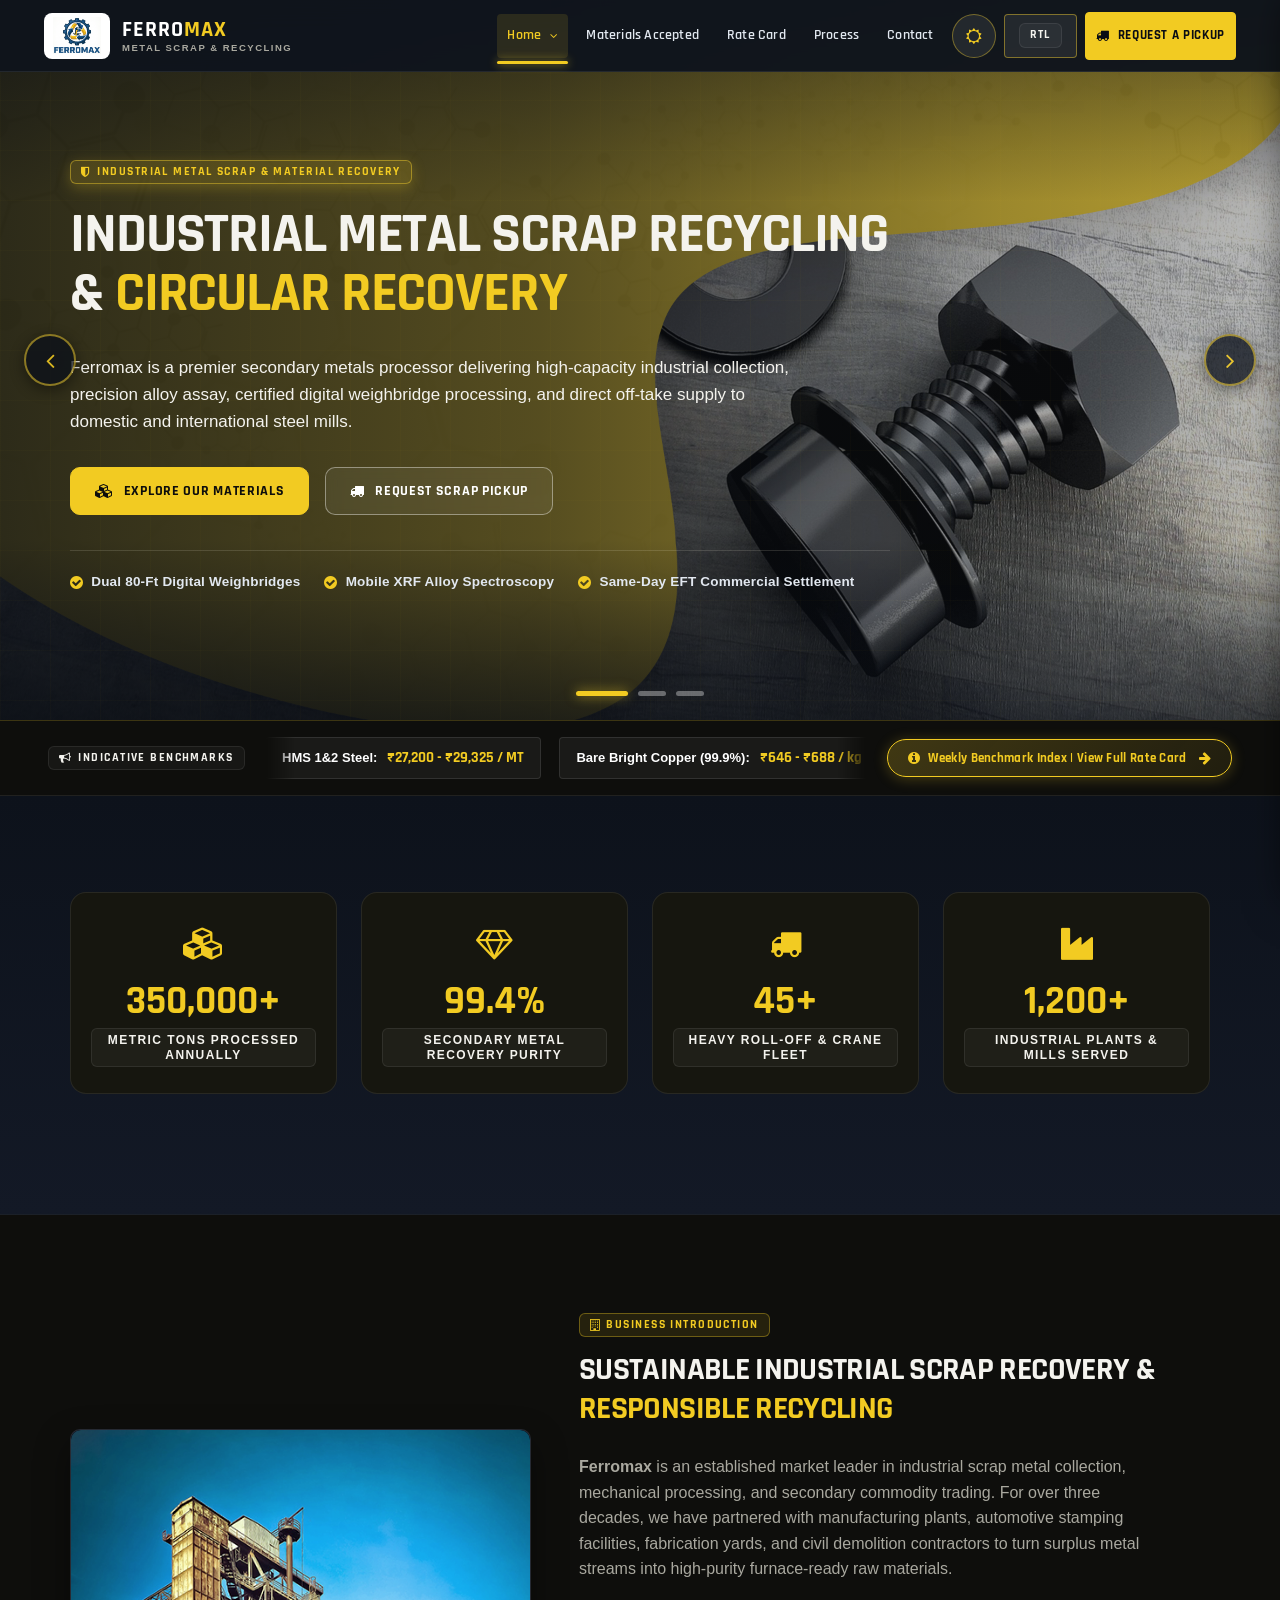
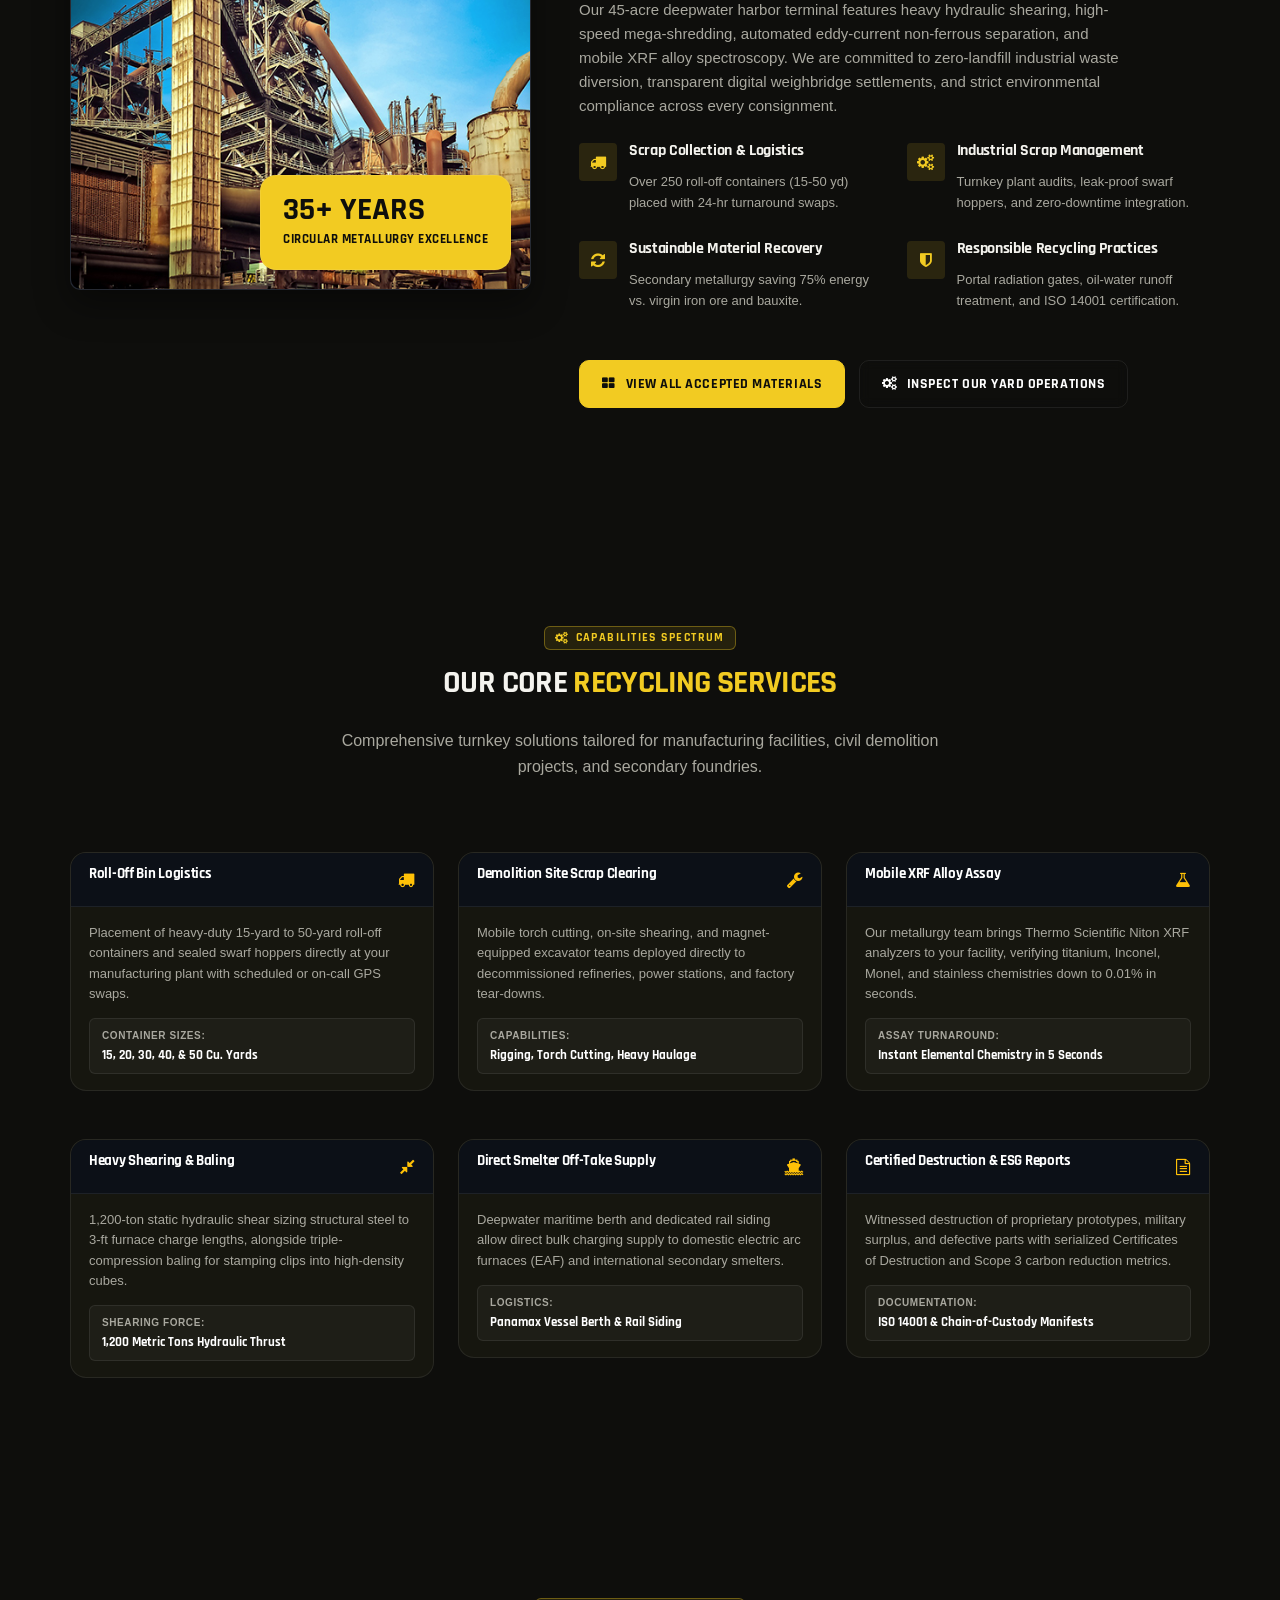
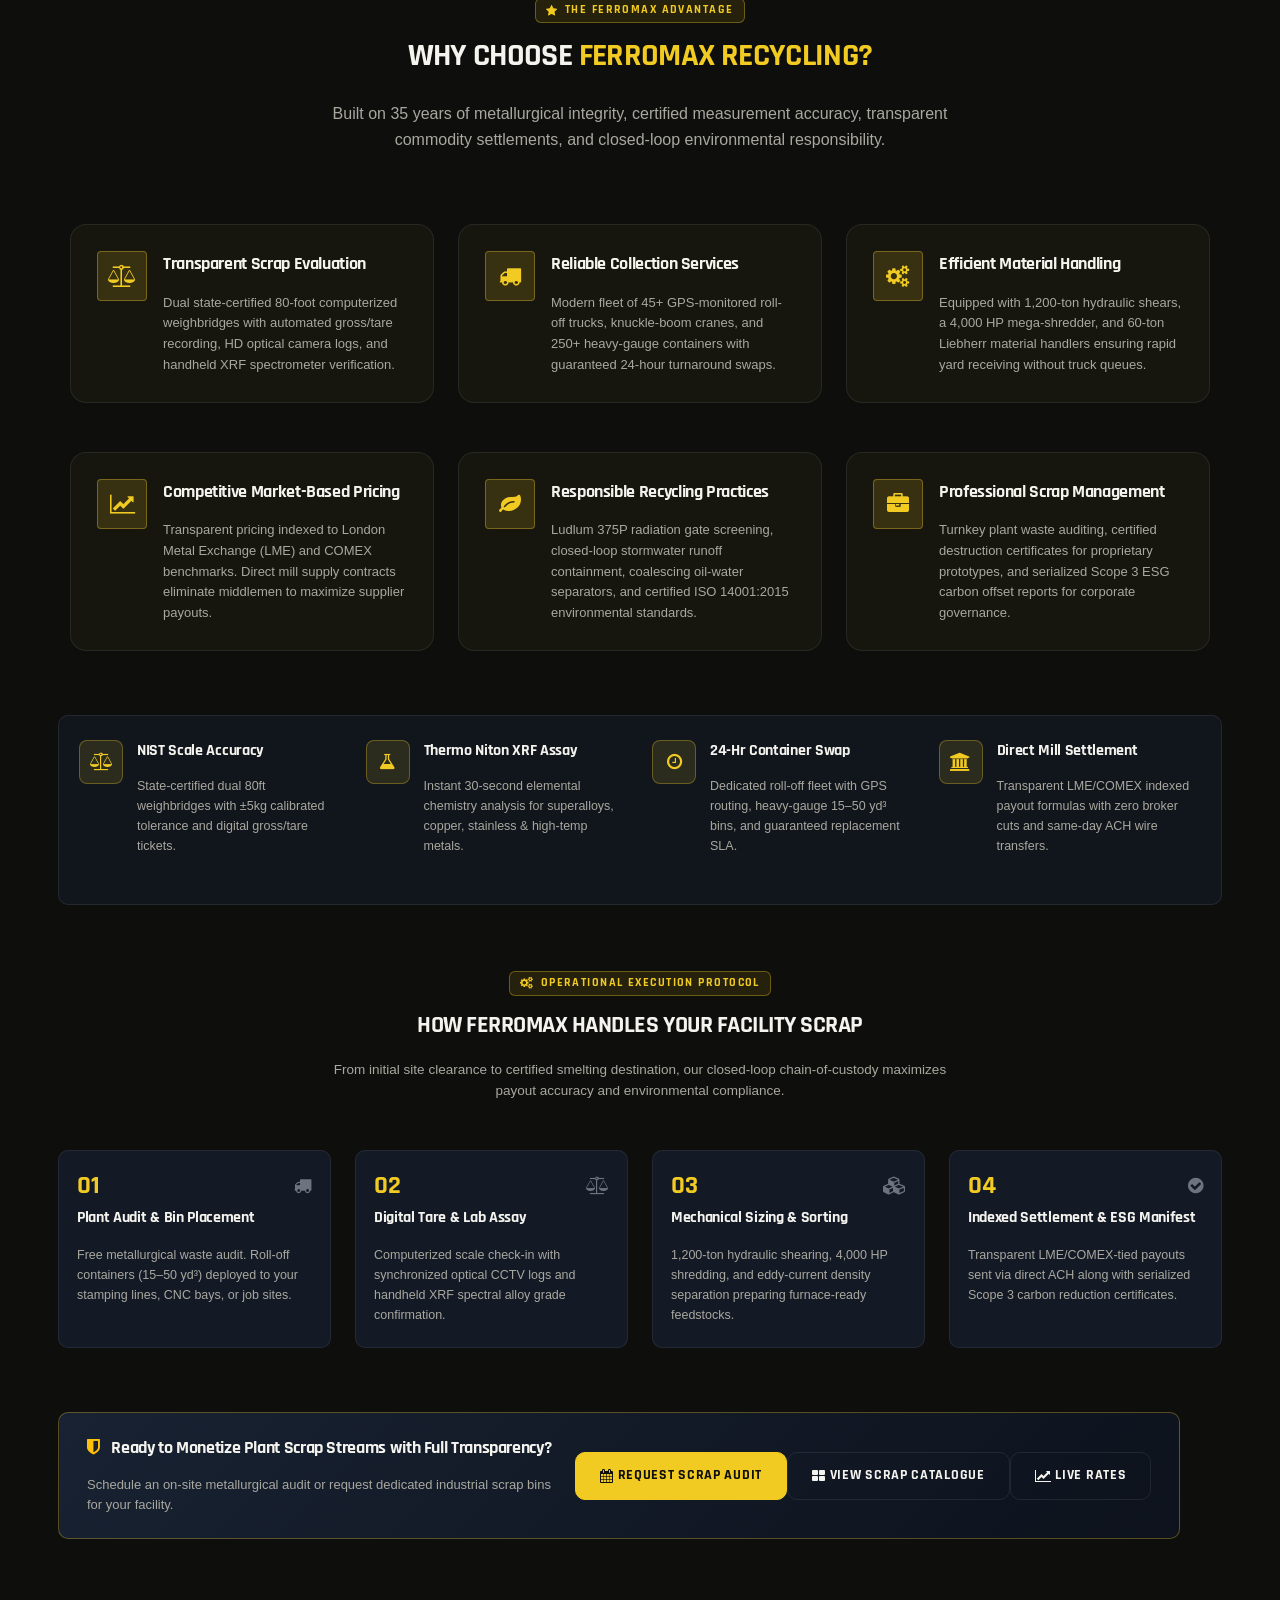
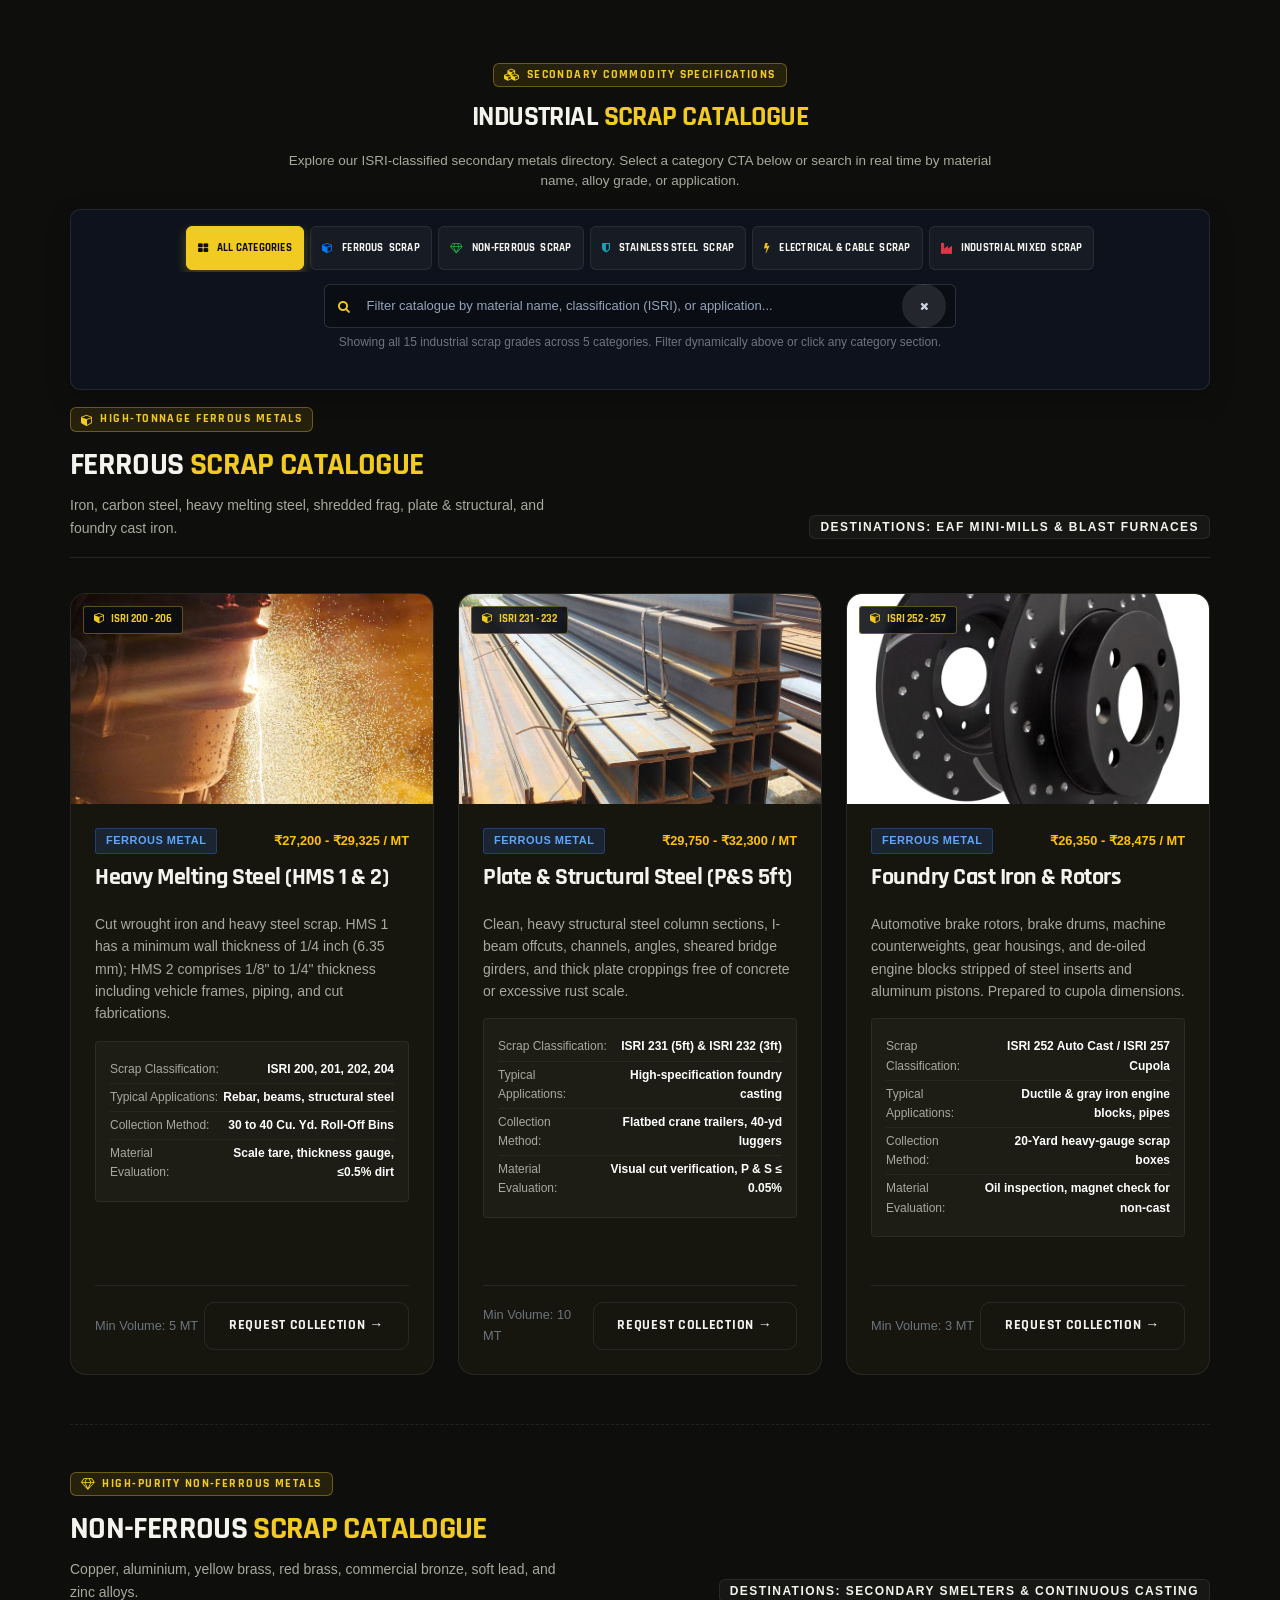
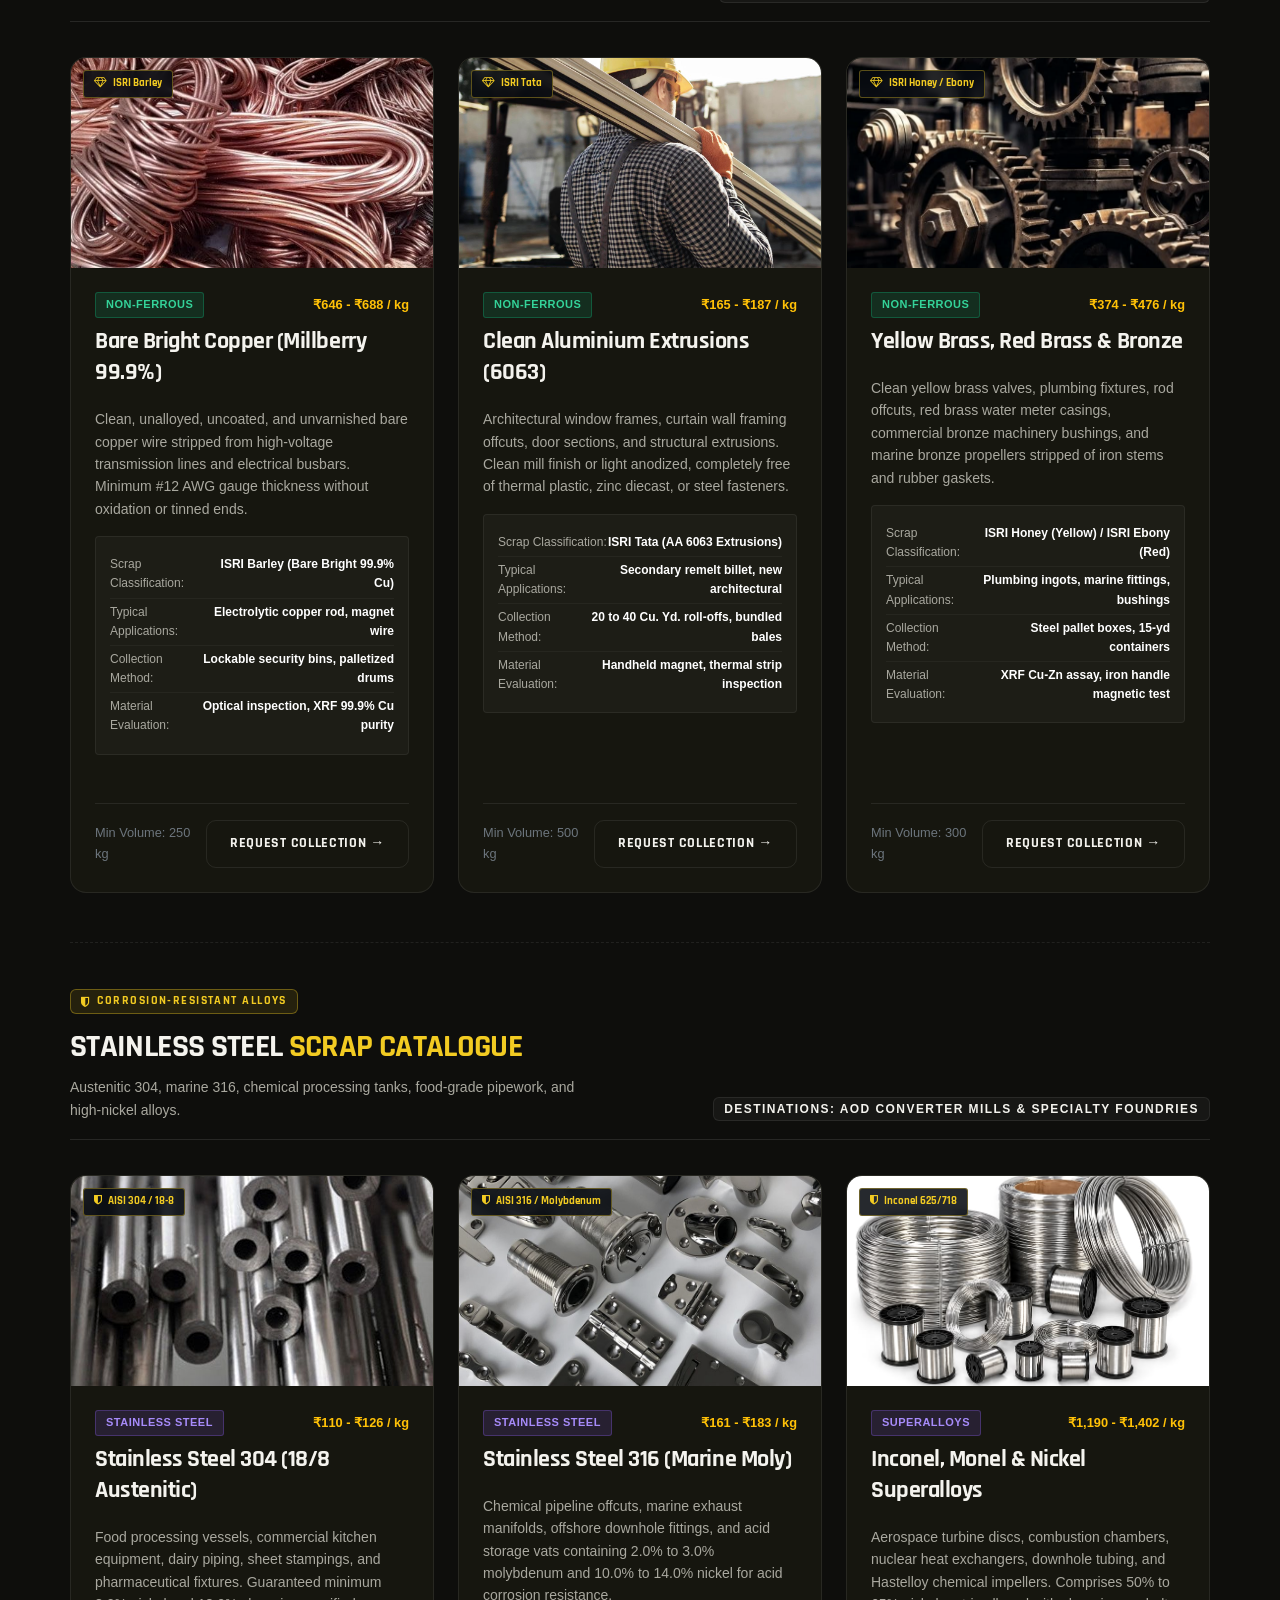
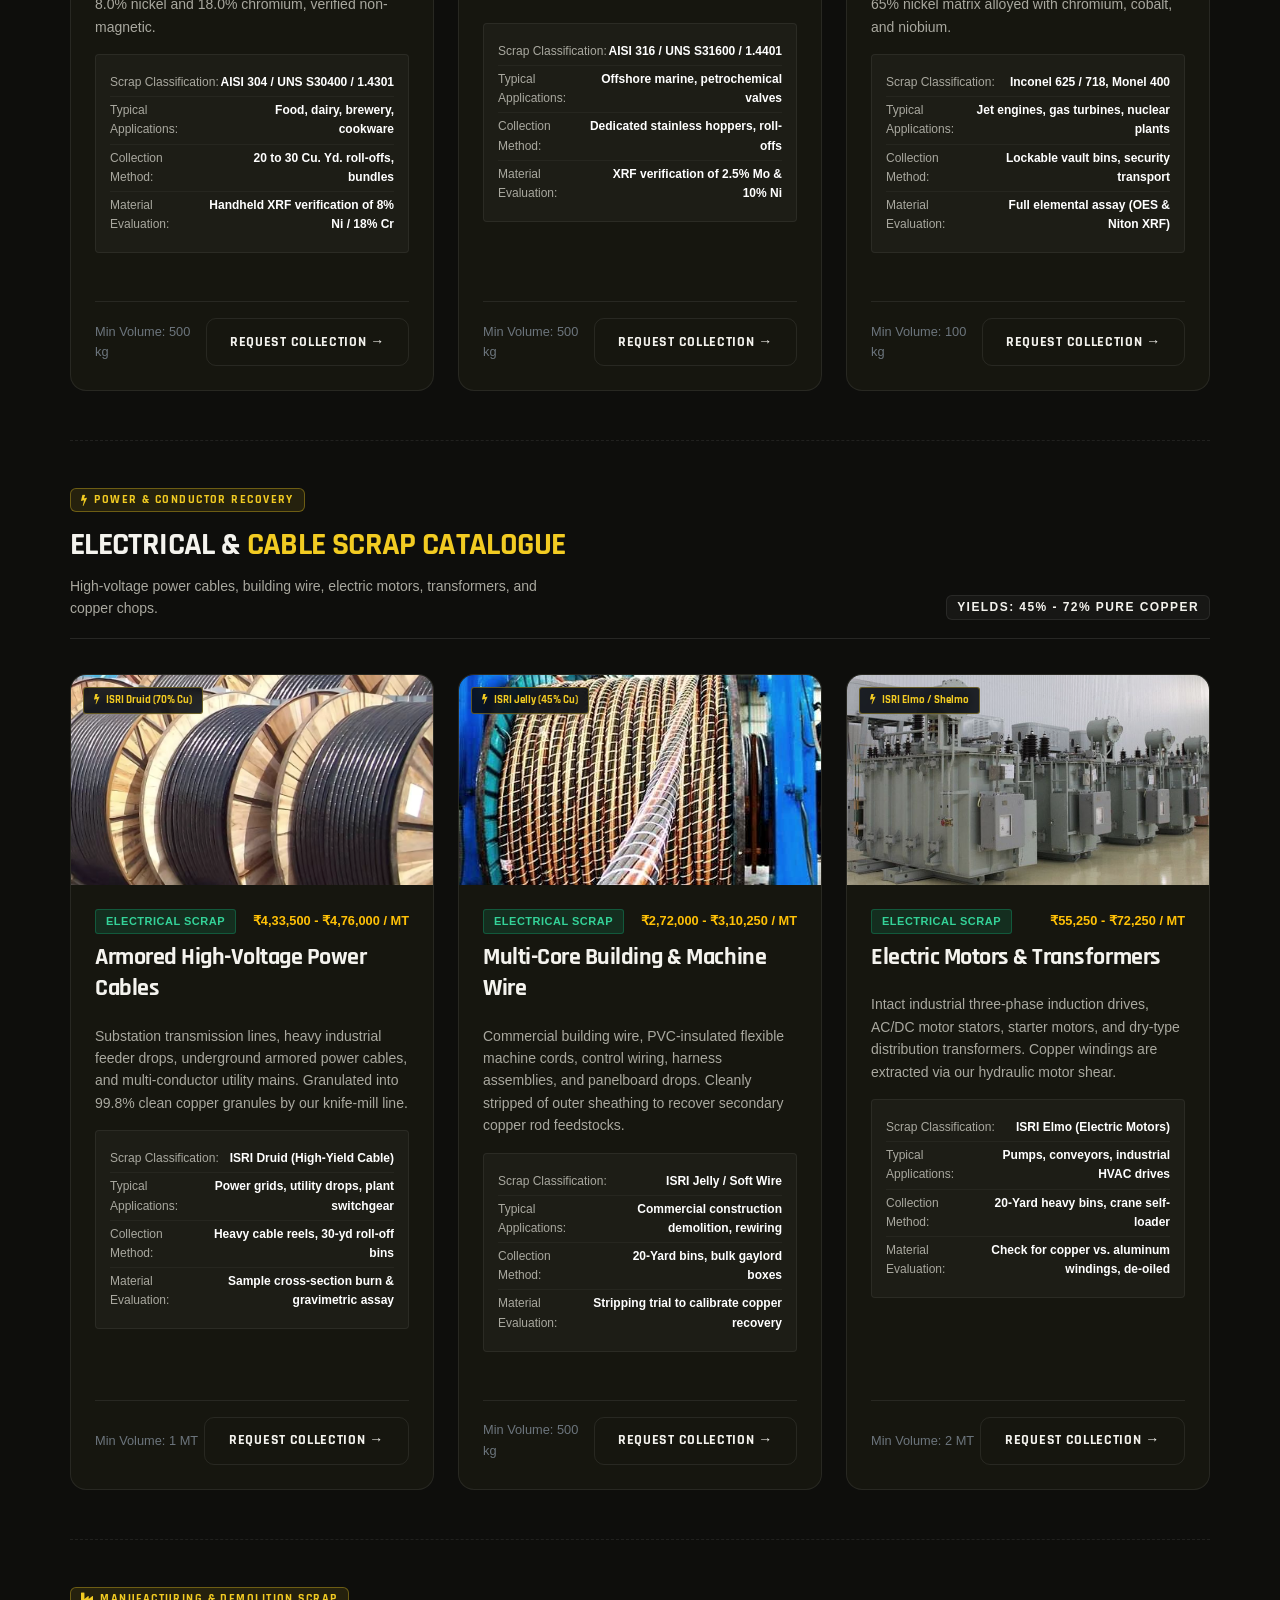
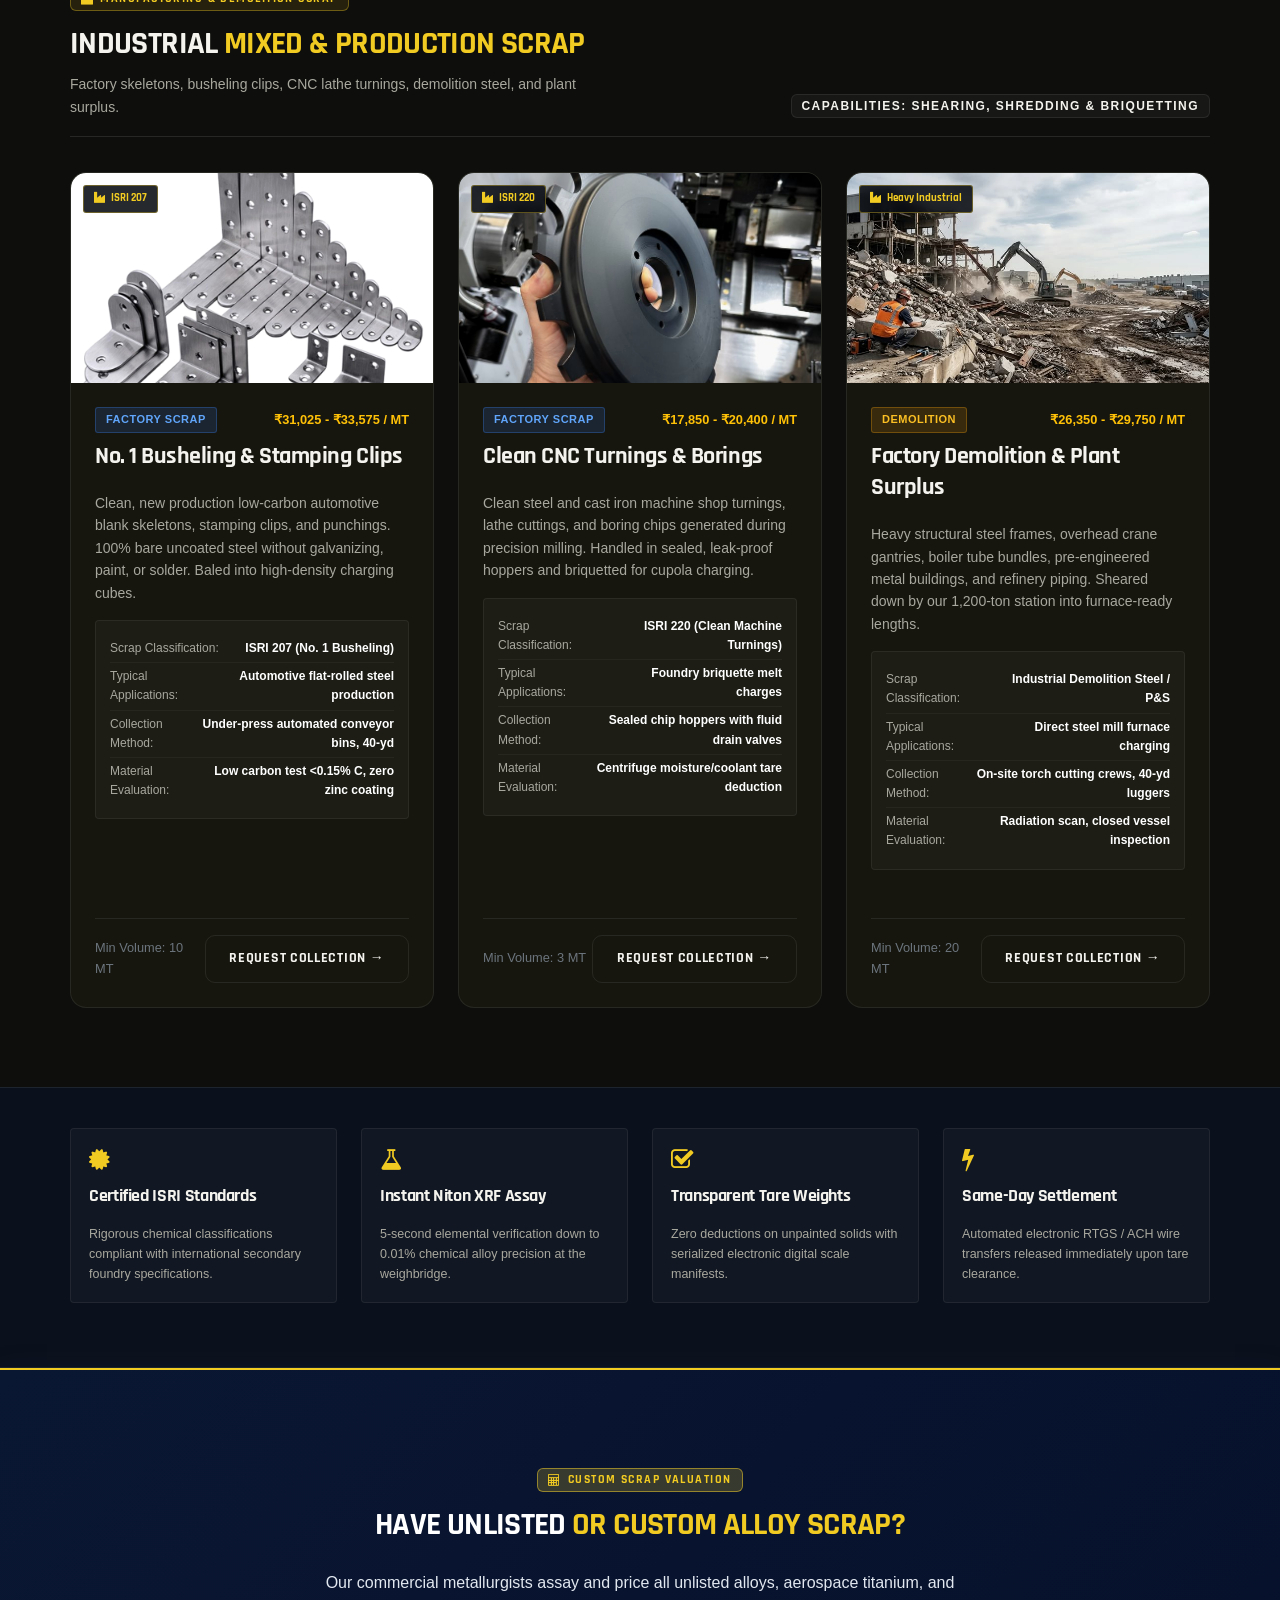
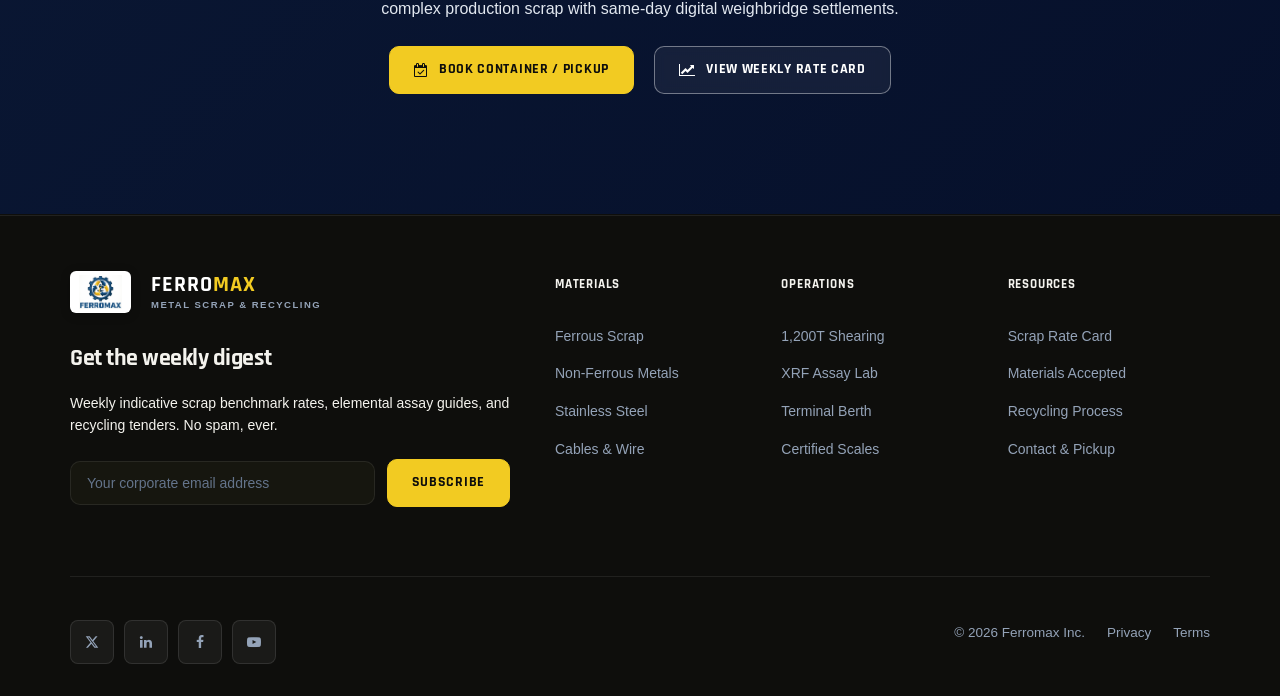
<file: home-1.html>
<!DOCTYPE html>
<html lang="en">
   <head>
      <!-- basic -->
      <meta charset="utf-8">
      <meta http-equiv="X-UA-Compatible" content="IE=edge">
      <!-- mobile metas -->
      <meta name="viewport" content="width=device-width, initial-scale=1, maximum-scale=1">
      <!-- site metas -->
      <title>Ferromax – Industrial Metal Scrap Recycling &amp; Material Recovery Hub | Home 1</title>
      <meta name="keywords" content="metal scrap, industrial recycling, ferrous metals, non-ferrous metals, stainless steel scrap, electrical scrap, structural steel, scrap collection, metal recycling services">
      <meta name="description" content="Ferromax is a leading industrial metal scrap recycling and recovery company. High-capacity processing of ferrous, non-ferrous, and superalloy metals with certified weighbridge transparency.">
      <meta name="author" content="Ferromax Industrial Scrap &amp; Recycling">
      <!-- bootstrap css -->
      <link rel="stylesheet" href="assets/css/bootstrap.min.css">
      <!-- font-awesome -->
      <link rel="stylesheet" href="assets/css/font-awesome.min.css">
      <!-- style css -->
      <link rel="stylesheet" href="assets/css/style.css">
      <!-- responsive css -->
      <link rel="stylesheet" href="assets/css/responsive.css">
      <!-- custom industrial styles -->
      <link rel="stylesheet" href="assets/css/industrial.css">
      <!-- favicon -->
      <!-- favicon -->
      <link rel="icon" href="assets/images/Metal Logo.png" type="image/png" />
      <link rel="shortcut icon" href="assets/images/Metal Logo.png" type="image/png" />
      <!-- Theme & Direction Persistence Script: Immediate Execution in Head -->
      <script>
         (function() {
            var savedTheme = localStorage.getItem('ferromax_theme') || 'dark';
            document.documentElement.setAttribute('data-theme', savedTheme);
            var savedDir = localStorage.getItem('ferromax_dir') || 'ltr';
            document.documentElement.setAttribute('dir', savedDir);
         })();
      </script>
   </head>
   <body class="main-layout">
      

      

      <!-- Sidepanel Navigation (Mobile & Off-Canvas) -->
      <div class="sidepanel-overlay"></div>
      <div id="mySidepanel" class="sidepanel-custom">
         <div class="sidepanel-header">
            <a href="home-1.html" class="brand-link" aria-label="Ferromax Industrial Scrap">
               <img src="assets/images/Metal Logo.png" alt="Ferromax Industrial Scrap" class="brand-logo-img sidepanel-logo-img">
               <div class="brand-text-wrap ml-2">
                  <span class="brand-title">FERRO<span>MAX</span></span>
                  <span class="brand-tagline">Industrial Scrap</span>
               </div>
            </a>
            <button class="sidepanel-close" aria-label="Close Navigation"><i class="fa fa-times"></i></button>
         </div>
         <ul class="sidepanel-links">
            <li><a class="active" href="home-1.html"><i class="fa fa-home"></i> Home – Industrial Overview</a></li>
            <li class="sidepanel-subitem"><a class="" href="home-1.html"><i class="fa fa-cubes"></i> Home 1 – Material Recovery Hub</a></li>
            <li class="sidepanel-subitem"><a class="" href="home-2.html"><i class="fa fa-cogs"></i> Home 2 – Recycling Operations</a></li>
            <li><a class="" href="material-recovery.html"><i class="fa fa-th-large"></i> Materials Accepted</a></li>
            <li><a class="" href="rate-card.html"><i class="fa fa-line-chart"></i> Rate Card</a></li>
            <li><a class="" href="process.html"><i class="fa fa-refresh"></i> Process</a></li>
            <li><a class="" href="contact.html"><i class="fa fa-envelope-o"></i> Contact</a></li>
            <li class="sidepanel-item-toggle">
               <button class="theme-toggle-btn sidepanel-toggle-btn w-100 justify-content-center" aria-label="Toggle Light and Dark Mode" title="Toggle Theme">
                  <i class="fa fa-sun-o theme-icon-sun mr-2"></i>
                  <i class="fa fa-moon-o theme-icon-moon mr-2"></i>
                  <span class="theme-toggle-text">Toggle Light / Dark Mode</span>
               </button>
            </li>
            <li class="sidepanel-item-toggle">
               <button class="dir-toggle-btn sidepanel-dir-toggle w-100 justify-content-center" aria-label="Toggle Text Direction" title="Toggle Text Direction">
                  <span class="dir-toggle-label">Layout Direction: <span class="dir-indicator-badge">RTL</span></span>
               </button>
            </li>
            <li class="sidepanel-item-cta mt-2">
               <a href="contact.html#pickupSection" class="btn-industrial-primary w-100 text-center justify-content-center">
                  <i class="fa fa-truck"></i> Request a Pickup
               </a>
            </li>
         </ul>
         <div class="sidepanel-info">
            <h5>Yard Operations Desk</h5>
            <p><i class="fa fa-map-marker"></i> 104 Industrial Wharf Road, Terminal 4</p>
            <p><i class="fa fa-phone"></i> +1 (800) 482-7272</p>
            <p><i class="fa fa-clock-o"></i> Scales Open: Mon-Sat 06:30 - 18:30</p>
            <p><i class="fa fa-balance-scale"></i> Dual 80-Ft Digital Weighbridges</p>
         </div>
      </div>

      <!-- Main Header -->
      <header class="header">
         <div class="container-fluid px-lg-5">
            <div class="row d_flex align-items-center">
               <div class="col-lg-3 col-md-4 col-7 logo_section">
                                    <a href="home-1.html" class="brand-link" aria-label="Ferromax Industrial Metal Scrap &amp; Recycling">
                     <img src="assets/images/Metal Logo.png" alt="Ferromax Industrial Metal Scrap &amp; Recycling" class="brand-logo-img">
                     <div class="brand-text-wrap ml-2">
                        <span class="brand-title">FERRO<span>MAX</span></span>
                        <span class="brand-tagline">Metal Scrap &amp; Recycling</span>
                     </div>
                  </a>
               </div>
               <div class="col-lg-9 col-md-8 col-5 text-right d-flex align-items-center justify-content-end">
                  <!-- Main Navigation Bar - Exact Order (1 to 8) -->
                  <ul class="navbar-nav-custom d-none d-lg-inline-flex align-items-center">
                     <li class="nav-item-dropdown">
                        <a href="home-1.html" class="nav-dropdown-toggle active">
                           Home <i class="fa fa-angle-down"></i>
                        </a>
                        <ul class="nav-dropdown-menu">
                           <li><a href="home-1.html"><i class="fa fa-cubes"></i> Home 1 – Material Recovery Hub</a></li>
                           <li><a href="home-2.html"><i class="fa fa-cogs"></i> Home 2 – Recycling Operations</a></li>
                        </ul>
                     </li>
                     <li><a class="" href="material-recovery.html">Materials Accepted</a></li>
                     <li><a class="" href="rate-card.html">Rate Card</a></li>
                     <li><a class="" href="process.html">Process</a></li>
                     <li><a class="" href="contact.html">Contact</a></li>
                     <li>
                        <button class="theme-toggle-btn ml-2" aria-label="Toggle Light and Dark Mode" title="Toggle Theme">
                           <i class="fa fa-sun-o theme-icon-sun"></i>
                           <i class="fa fa-moon-o theme-icon-moon"></i>
                        </button>
                     </li>
                     <li>
                        <button class="dir-toggle-btn ml-2" aria-label="Toggle Text Direction (LTR / RTL)" title="Toggle Text Direction"><span class="dir-indicator-badge">RTL</span></button>
                     </li>
                     <li>
                        <a href="contact.html#pickupSection" class="nav-cta-btn">
                           <i class="fa fa-truck"></i> Request a Pickup
                        </a>
                     </li>
                  </ul>
                  <!-- Mobile Hamburger Toggle (Exclusively on mobile/tablet screens) -->
                  <button class="openbtn-custom d-inline-flex d-lg-none" aria-label="Open Navigation">
                     <i class="fa fa-bars fa-lg"></i>
                  </button>
               </div>
            </div>
         </div>
      </header>

      <!-- 1. Hero Section -->
      <section class="banner_main">
         <div id="myCarousel" class="carousel slide banner" data-ride="carousel" data-interval="7500">
            <ol class="carousel-indicators">
               <li data-target="#myCarousel" data-slide-to="0" class="active"></li>
               <li data-target="#myCarousel" data-slide-to="1"></li>
               <li data-target="#myCarousel" data-slide-to="2"></li>
            </ol>
            <div class="carousel-inner">
               <!-- Slide 1 -->
               <div class="carousel-item active">
                  <div class="hero-slide-bg" style="background-image: url('assets/images/banner1.jpg');"></div>
                  <div class="hero-overlay-gradient"></div>
                  <div class="hero-industrial-grid"></div>
                  <div class="container">
                     <div class="carousel-caption banner_po">
                        <div class="row">
                           <div class="col-xl-9 col-lg-10">
                              <span class="hero-badge-pill">
                                 <i class="fa fa-shield"></i> Industrial Metal Scrap &amp; Material Recovery
                              </span>
                              <h1 class="hero-title-main">
                                 INDUSTRIAL METAL SCRAP RECYCLING &amp; <span class="highlight-gold">CIRCULAR RECOVERY</span>
                              </h1>
                              <p class="hero-description">
                                 Ferromax is a premier secondary metals processor delivering high-capacity industrial collection, precision alloy assay, certified digital weighbridge processing, and direct off-take supply to domestic and international steel mills.
                              </p>
                              <div class="hero-actions">
                                 <a href="material-recovery.html" class="btn-industrial-primary">
                                    <i class="fa fa-cubes"></i> Explore Our Materials
                                 </a>
                                 <a href="contact.html#pickupSection" class="btn-industrial-secondary">
                                    <i class="fa fa-truck"></i> Request Scrap Pickup
                                 </a>
                              </div>
                              <div class="hero-features-strip">
                                 <div class="hero-feature-item"><i class="fa fa-check-circle"></i> Dual 80-Ft Digital Weighbridges</div>
                                 <div class="hero-feature-item"><i class="fa fa-check-circle"></i> Mobile XRF Alloy Spectroscopy</div>
                                 <div class="hero-feature-item"><i class="fa fa-check-circle"></i> Same-Day EFT Commercial Settlement</div>
                              </div>
                           </div>
                        </div>
                     </div>
                  </div>
               </div>

               <!-- Slide 2 -->
               <div class="carousel-item">
                  <div class="hero-slide-bg" style="background-image: url('assets/images/home-2-hero.jpg');"></div>
                  <div class="hero-overlay-gradient"></div>
                  <div class="hero-industrial-grid"></div>
                  <div class="container">
                     <div class="carousel-caption banner_po">
                        <div class="row">
                           <div class="col-xl-9 col-lg-10">
                              <span class="hero-badge-pill">
                                 <i class="fa fa-cogs"></i> Heavy Shear, Mega-Shredder &amp; Baler Operations
                              </span>
                              <h1 class="hero-title-main">
                                 HIGH-CAPACITY PROCESSING &amp; <span class="highlight-gold">YARD CAPABILITIES</span>
                              </h1>
                              <p class="hero-description">
                                 Equipped with a 1,200-ton hydraulic guillotine shear, 4,000 HP industrial mega-shredder, and automated eddy current separation systems capable of processing over 350,000 metric tons per year.
                              </p>
                              <div class="hero-actions">
                                 <a href="material-recovery.html" class="btn-industrial-primary">
                                    <i class="fa fa-cubes"></i> Explore Our Materials
                                 </a>
                                 <a href="contact.html#pickupSection" class="btn-industrial-secondary">
                                    <i class="fa fa-calendar-check-o"></i> Request Scrap Pickup
                                 </a>
                              </div>
                              <div class="hero-features-strip">
                                 <div class="hero-feature-item"><i class="fa fa-check-circle"></i> 45-Acre Deepwater Harbor Terminal</div>
                                 <div class="hero-feature-item"><i class="fa fa-check-circle"></i> Portal Radiation Gate Screening</div>
                                 <div class="hero-feature-item"><i class="fa fa-check-circle"></i> 45+ Transport Fleet &amp; Roll-Off Bins</div>
                              </div>
                           </div>
                        </div>
                     </div>
                  </div>
               </div>

               <!-- Slide 3 -->
               <div class="carousel-item">
                  <div class="hero-slide-bg" style="background-image: url('assets/images/materials-accepted-hero.jpg');"></div>
                  <div class="hero-overlay-gradient"></div>
                  <div class="hero-industrial-grid"></div>
                  <div class="container">
                     <div class="carousel-caption banner_po">
                        <div class="row">
                           <div class="col-xl-9 col-lg-10">
                              <span class="hero-badge-pill">
                                 <i class="fa fa-leaf"></i> Zero-Landfill Waste Diversion &amp; ESG Leadership
                              </span>
                              <h1 class="hero-title-main">
                                 SUSTAINABLE PARTNERSHIPS &amp; <span class="highlight-gold">COMMODITY TRADING</span>
                              </h1>
                              <p class="hero-description">
                                 Turn factory turnings, stamping skeletons, and decommissioned plant infrastructure into lucrative secondary revenue streams with full environmental chain-of-custody documentation.
                              </p>
                              <div class="hero-actions">
                                 <a href="material-recovery.html" class="btn-industrial-primary">
                                    <i class="fa fa-cubes"></i> Explore Our Materials
                                 </a>
                                 <a href="contact.html#pickupSection" class="btn-industrial-secondary">
                                    <i class="fa fa-phone"></i> Request Scrap Pickup
                                 </a>
                              </div>
                              <div class="hero-features-strip">
                                 <div class="hero-feature-item"><i class="fa fa-check-circle"></i> Direct Mill &amp; Foundry Off-Take</div>
                                 <div class="hero-feature-item"><i class="fa fa-check-circle"></i> Environmental Consignment Records</div>
                                 <div class="hero-feature-item"><i class="fa fa-check-circle"></i> Transparent LME-Linked Pricing</div>
                              </div>
                           </div>
                        </div>
                     </div>
                  </div>
               </div>
            </div>

            <!-- Controls -->
            <a class="carousel-control-prev" href="#myCarousel" role="button" data-slide="prev" aria-label="Previous Slide">
               <i class="fa fa-angle-left" aria-hidden="true"></i>
            </a>
            <a class="carousel-control-next" href="#myCarousel" role="button" data-slide="next" aria-label="Next Slide">
               <i class="fa fa-angle-right" aria-hidden="true"></i>
            </a>
         </div>
      </section>

            <!-- Indicative Scrap Rate Benchmark Bar -->
      <section class="rate-ticker-section">
         <div class="container-fluid px-lg-5">
            <div class="ticker-inner">
               <div class="ticker-label-badge">
                  <i class="fa fa-bullhorn"></i> Indicative Benchmarks
               </div>
               <div class="ticker-items-scroller">
                  <div class="ticker-scroll-track">
                     <!-- Set 1 -->
                     <div class="ticker-rate-card">
                        <span class="ticker-material-name">HMS 1&amp;2 Steel:</span>
                        <span class="ticker-material-price">₹27,200 - ₹29,325 / MT</span>
                     </div>
                     <div class="ticker-rate-card">
                        <span class="ticker-material-name">Bare Bright Copper (99.9%):</span>
                        <span class="ticker-material-price">₹646 - ₹688 / kg</span>
                     </div>
                     <div class="ticker-rate-card">
                        <span class="ticker-material-name">Alu Extrusions 6063:</span>
                        <span class="ticker-material-price">₹165 - ₹187 / kg</span>
                     </div>
                     <div class="ticker-rate-card">
                        <span class="ticker-material-name">Stainless Steel 304:</span>
                        <span class="ticker-material-price">₹110 - ₹126 / kg</span>
                     </div>
                     <div class="ticker-rate-card">
                        <span class="ticker-material-name">Yellow Brass Clean:</span>
                        <span class="ticker-material-price">₹374 - ₹408 / kg</span>
                     </div>
                     <div class="ticker-rate-card">
                        <span class="ticker-material-name">Shredded Steel (ISRI 211):</span>
                        <span class="ticker-material-price">₹28,900 - ₹31,025 / MT</span>
                     </div>
                     <div class="ticker-rate-card">
                        <span class="ticker-material-name">Inconel 625/718:</span>
                        <span class="ticker-material-price">₹1,190 - ₹1,402 / kg</span>
                     </div>

                     <!-- Set 2 (Duplicate for Seamless Infinite Left-to-Right Loop) -->
                     <div class="ticker-rate-card" aria-hidden="true">
                        <span class="ticker-material-name">HMS 1&amp;2 Steel:</span>
                        <span class="ticker-material-price">₹27,200 - ₹29,325 / MT</span>
                     </div>
                     <div class="ticker-rate-card" aria-hidden="true">
                        <span class="ticker-material-name">Bare Bright Copper (99.9%):</span>
                        <span class="ticker-material-price">₹646 - ₹688 / kg</span>
                     </div>
                     <div class="ticker-rate-card" aria-hidden="true">
                        <span class="ticker-material-name">Alu Extrusions 6063:</span>
                        <span class="ticker-material-price">₹165 - ₹187 / kg</span>
                     </div>
                     <div class="ticker-rate-card" aria-hidden="true">
                        <span class="ticker-material-name">Stainless Steel 304:</span>
                        <span class="ticker-material-price">₹110 - ₹126 / kg</span>
                     </div>
                     <div class="ticker-rate-card" aria-hidden="true">
                        <span class="ticker-material-name">Yellow Brass Clean:</span>
                        <span class="ticker-material-price">₹374 - ₹408 / kg</span>
                     </div>
                     <div class="ticker-rate-card" aria-hidden="true">
                        <span class="ticker-material-name">Shredded Steel (ISRI 211):</span>
                        <span class="ticker-material-price">₹28,900 - ₹31,025 / MT</span>
                     </div>
                     <div class="ticker-rate-card" aria-hidden="true">
                        <span class="ticker-material-name">Inconel 625/718:</span>
                        <span class="ticker-material-price">₹1,190 - ₹1,402 / kg</span>
                     </div>
                  </div>
               </div>
               <a href="rate-card.html" class="ticker-disclaimer-btn" title="View Full Rate Card">
                  <i class="fa fa-info-circle"></i> Weekly Benchmark Index | View Full Rate Card <i class="fa fa-arrow-right ml-1"></i>
               </a>
            </div>
         </div>
      </section>

      <!-- Business Statistics & Highlights -->
      <section class="stats-banner-section">
         <div class="container">
            <div class="row">
               <div class="col-lg-3 col-sm-6 mb-lg-0 mb-4">
                  <div class="stat-box-card">
                     <div class="stat-icon"><i class="fa fa-cubes"></i></div>
                     <div class="stat-number">350,000<span>+</span></div>
                     <div class="stat-label">Metric Tons Processed Annually</div>
                  </div>
               </div>
               <div class="col-lg-3 col-sm-6 mb-lg-0 mb-4">
                  <div class="stat-box-card">
                     <div class="stat-icon"><i class="fa fa-diamond"></i></div>
                     <div class="stat-number">99.4<span>%</span></div>
                     <div class="stat-label">Secondary Metal Recovery Purity</div>
                  </div>
               </div>
               <div class="col-lg-3 col-sm-6 mb-sm-0 mb-4">
                  <div class="stat-box-card">
                     <div class="stat-icon"><i class="fa fa-truck"></i></div>
                     <div class="stat-number">45<span>+</span></div>
                     <div class="stat-label">Heavy Roll-Off &amp; Crane Fleet</div>
                  </div>
               </div>
               <div class="col-lg-3 col-sm-6">
                  <div class="stat-box-card">
                     <div class="stat-icon"><i class="fa fa-industry"></i></div>
                     <div class="stat-number">1,200<span>+</span></div>
                     <div class="stat-label">Industrial Plants &amp; Mills Served</div>
                  </div>
               </div>
            </div>
         </div>
      </section>

      <!-- 2. Business Introduction Section -->
      <section class="section-py section-dark" id="about-section">
         <div class="container">
            <div class="row d_flex align-items-center">
               <div class="col-lg-5 col-md-12 mb-lg-0 mb-5">
                  <div class="about_img text-center position-relative">
                     <figure>
                        <img src="assets/images/about.jpg" alt="Ferromax Industrial Scrap Metal Processing Yard" class="img-fluid img-fluid-industrial" style="border: none !important; border-radius: 10px; object-fit: cover; width: 100%; height: 100%; display: block;"/>
                     </figure>
                     <div class="stat-badge-floating d-none d-sm-block" style="position: absolute; bottom: 20px; right: 20px; background: #F2CB22; color: #0e0e0c; padding: 18px 22px; border-radius: 8px; font-weight: 800; font-family: 'Rajdhani', sans-serif; box-shadow: none; border: 1px solid rgba(255,255,255,0.08); text-align: left;">
                        <span style="font-size: 32px; display: block; line-height: 1;">35+ YEARS</span>
                        <span style="font-size: 13px; text-transform: uppercase; letter-spacing: 0.5px;">CIRCULAR METALLURGY EXCELLENCE</span>
                     </div>
                  </div>
               </div>

               <div class="col-lg-7 col-md-12">
                  <div class="pl-lg-4 text-left">
                     <span class="section-badge-tag"><i class="fa fa-building-o"></i> Business Introduction</span>
                     <h2 class="section-main-heading">
                        SUSTAINABLE INDUSTRIAL SCRAP RECOVERY &amp; <span>RESPONSIBLE RECYCLING</span>
                     </h2>
                     <p style="font-size: 16px; line-height: 1.8; margin-bottom: 16px;">
                        <strong>Ferromax</strong> is an established market leader in industrial scrap metal collection, mechanical processing, and secondary commodity trading. For over three decades, we have partnered with manufacturing plants, automotive stamping facilities, fabrication yards, and civil demolition contractors to turn surplus metal streams into high-purity furnace-ready raw materials.
                     </p>
                     <p style="font-size: 15px; line-height: 1.7; margin-bottom: 22px;">
                        Our 45-acre deepwater harbor terminal features heavy hydraulic shearing, high-speed mega-shredding, automated eddy-current non-ferrous separation, and mobile XRF alloy spectroscopy. We are committed to zero-landfill industrial waste diversion, transparent digital weighbridge settlements, and strict environmental compliance across every consignment.
                     </p>

                     <!-- 4 Business Introduction Feature Blocks -->
                     <div class="row mb-4">
                        <div class="col-sm-6 mb-3">
                           <div class="d-flex align-items-start">
                              <div style="width: 38px; height: 38px; background: rgba(242, 203, 34, 0.12); color: #F2CB22; display: flex; align-items: center; justify-content: center; border-radius: 4px; margin-right: 12px; flex-shrink: 0; margin-top: 3px;">
                                 <i class="fa fa-truck"></i>
                              </div>
                              <div>
                                 <h5 style="font-size: 15px; margin: 0; font-weight: 700;">Scrap Collection &amp; Logistics</h5>
                                 <p style="font-size: 13px; line-height: 1.5; margin: 0;">Over 250 roll-off containers (15-50 yd) placed with 24-hr turnaround swaps.</p>
                              </div>
                           </div>
                        </div>
                        <div class="col-sm-6 mb-3">
                           <div class="d-flex align-items-start">
                              <div style="width: 38px; height: 38px; background: rgba(242, 203, 34, 0.12); color: #F2CB22; display: flex; align-items: center; justify-content: center; border-radius: 4px; margin-right: 12px; flex-shrink: 0; margin-top: 3px;">
                                 <i class="fa fa-cogs"></i>
                              </div>
                              <div>
                                 <h5 style="font-size: 15px; margin: 0; font-weight: 700;">Industrial Scrap Management</h5>
                                 <p style="font-size: 13px; line-height: 1.5; margin: 0;">Turnkey plant audits, leak-proof swarf hoppers, and zero-downtime integration.</p>
                              </div>
                           </div>
                        </div>
                        <div class="col-sm-6 mb-3">
                           <div class="d-flex align-items-start">
                              <div style="width: 38px; height: 38px; background: rgba(242, 203, 34, 0.12); color: #F2CB22; display: flex; align-items: center; justify-content: center; border-radius: 4px; margin-right: 12px; flex-shrink: 0; margin-top: 3px;">
                                 <i class="fa fa-refresh"></i>
                              </div>
                              <div>
                                 <h5 style="font-size: 15px; margin: 0; font-weight: 700;">Sustainable Material Recovery</h5>
                                 <p style="font-size: 13px; line-height: 1.5; margin: 0;">Secondary metallurgy saving 75% energy vs. virgin iron ore and bauxite.</p>
                              </div>
                           </div>
                        </div>
                        <div class="col-sm-6 mb-3">
                           <div class="d-flex align-items-start">
                              <div style="width: 38px; height: 38px; background: rgba(242, 203, 34, 0.12); color: #F2CB22; display: flex; align-items: center; justify-content: center; border-radius: 4px; margin-right: 12px; flex-shrink: 0; margin-top: 3px;">
                                 <i class="fa fa-shield"></i>
                              </div>
                              <div>
                                 <h5 style="font-size: 15px; margin: 0; font-weight: 700;">Responsible Recycling Practices</h5>
                                 <p style="font-size: 13px; line-height: 1.5; margin: 0;">Portal radiation gates, oil-water runoff treatment, and ISO 14001 certification.</p>
                              </div>
                           </div>
                        </div>
                     </div>

                     <div class="hero-cta-actions d-flex flex-wrap align-items-center">
                        <a href="material-recovery.html" class="btn-industrial-primary">
                           <i class="fa fa-th-large"></i> View All Accepted Materials
                        </a>
                        <a href="#recycling-operations" class="btn-industrial-secondary">
                           <i class="fa fa-gears"></i> Inspect Our Yard Operations
                        </a>
                     </div>
                  </div>
               </div>
            </div>
         </div>
      </section>

      <!-- Section 1 – Home 1: Secondary Metallurgy & Material Recovery Hub -->
      <section class="section-py section-dark" id="services-section">
         <div class="container">
            <div class="row text-center mb-5">
               <div class="col-12">
                  <span class="section-badge-tag"><i class="fa fa-cogs"></i> Capabilities Spectrum</span>
                  <h2 class="section-main-heading">OUR CORE <span>RECYCLING SERVICES</span></h2>
                  <p class="section-subtext">
                     Comprehensive turnkey solutions tailored for manufacturing facilities, civil demolition projects, and secondary foundries.
                  </p>
               </div>
            </div>

            <div class="row">
               <div class="col-lg-4 col-md-6 mb-4">
                  <div class="operation-card h-100">
                     <div class="operation-header">
                        <h4>Roll-Off Bin Logistics</h4>
                        <i class="fa fa-truck text-warning"></i>
                     </div>
                     <div class="operation-body">
                        <p>
                           Placement of heavy-duty 15-yard to 50-yard roll-off containers and sealed swarf hoppers directly at your manufacturing plant with scheduled or on-call GPS swaps.
                        </p>
                        <div class="op-spec-item">
                           <span class="op-spec-label">Container Sizes:</span>
                           <span class="op-spec-val">15, 20, 30, 40, &amp; 50 Cu. Yards</span>
                        </div>
                     </div>
                  </div>
               </div>

               <div class="col-lg-4 col-md-6 mb-4">
                  <div class="operation-card h-100">
                     <div class="operation-header">
                        <h4>Demolition Site Scrap Clearing</h4>
                        <i class="fa fa-wrench text-warning"></i>
                     </div>
                     <div class="operation-body">
                        <p>
                           Mobile torch cutting, on-site shearing, and magnet-equipped excavator teams deployed directly to decommissioned refineries, power stations, and factory tear-downs.
                        </p>
                        <div class="op-spec-item">
                           <span class="op-spec-label">Capabilities:</span>
                           <span class="op-spec-val">Rigging, Torch Cutting, Heavy Haulage</span>
                        </div>
                     </div>
                  </div>
               </div>

               <div class="col-lg-4 col-md-6 mb-4">
                  <div class="operation-card h-100">
                     <div class="operation-header">
                        <h4>Mobile XRF Alloy Assay</h4>
                        <i class="fa fa-flask text-warning"></i>
                     </div>
                     <div class="operation-body">
                        <p>
                           Our metallurgy team brings Thermo Scientific Niton XRF analyzers to your facility, verifying titanium, Inconel, Monel, and stainless chemistries down to 0.01% in seconds.
                        </p>
                        <div class="op-spec-item">
                           <span class="op-spec-label">Assay Turnaround:</span>
                           <span class="op-spec-val">Instant Elemental Chemistry in 5 Seconds</span>
                        </div>
                     </div>
                  </div>
               </div>

               <div class="col-lg-4 col-md-6 mb-4">
                  <div class="operation-card h-100">
                     <div class="operation-header">
                        <h4>Heavy Shearing &amp; Baling</h4>
                        <i class="fa fa-compress text-warning"></i>
                     </div>
                     <div class="operation-body">
                        <p>
                           1,200-ton static hydraulic shear sizing structural steel to 3-ft furnace charge lengths, alongside triple-compression baling for stamping clips into high-density cubes.
                        </p>
                        <div class="op-spec-item">
                           <span class="op-spec-label">Shearing Force:</span>
                           <span class="op-spec-val">1,200 Metric Tons Hydraulic Thrust</span>
                        </div>
                     </div>
                  </div>
               </div>

               <div class="col-lg-4 col-md-6 mb-4">
                  <div class="operation-card h-100">
                     <div class="operation-header">
                        <h4>Direct Smelter Off-Take Supply</h4>
                        <i class="fa fa-ship text-warning"></i>
                     </div>
                     <div class="operation-body">
                        <p>
                           Deepwater maritime berth and dedicated rail siding allow direct bulk charging supply to domestic electric arc furnaces (EAF) and international secondary smelters.
                        </p>
                        <div class="op-spec-item">
                           <span class="op-spec-label">Logistics:</span>
                           <span class="op-spec-val">Panamax Vessel Berth &amp; Rail Siding</span>
                        </div>
                     </div>
                  </div>
               </div>

               <div class="col-lg-4 col-md-6 mb-4">
                  <div class="operation-card h-100">
                     <div class="operation-header">
                        <h4>Certified Destruction &amp; ESG Reports</h4>
                        <i class="fa fa-file-text-o text-warning"></i>
                     </div>
                     <div class="operation-body">
                        <p>
                           Witnessed destruction of proprietary prototypes, military surplus, and defective parts with serialized Certificates of Destruction and Scope 3 carbon reduction metrics.
                        </p>
                        <div class="op-spec-item">
                           <span class="op-spec-label">Documentation:</span>
                           <span class="op-spec-val">ISO 14001 &amp; Chain-of-Custody Manifests</span>
                        </div>
                     </div>
                  </div>
               </div>
            </div>
         </div>
      </section>

      <!-- 6. Industries We Serve Section -->
      <!-- 4. Why Choose Us Section -->
      <section class="section-py section-dark" id="why-choose-us">
         <div class="container">
            <div class="row text-center mb-5">
               <div class="col-12">
                  <span class="section-badge-tag"><i class="fa fa-star"></i> The Ferromax Advantage</span>
                  <h2 class="section-main-heading">WHY CHOOSE <span>FERROMAX RECYCLING?</span></h2>
                  <p class="section-subtext">
                     Built on 35 years of metallurgical integrity, certified measurement accuracy, transparent commodity settlements, and closed-loop environmental responsibility.
                  </p>
               </div>
            </div>

            <div class="row">
               <!-- Highlight 1: Transparent Scrap Evaluation -->
               <div class="col-lg-4 col-md-6 mb-4">
                  <div class="why-feature-card">
                     <div class="why-icon-box"><i class="fa fa-balance-scale"></i></div>
                     <div>
                        <h4 style="font-size: 17px; font-weight: 700; margin-bottom: 6px;">Transparent Scrap Evaluation</h4>
                        <p style="font-size: 13px; line-height: 1.6; margin: 0;">
                           Dual state-certified 80-foot computerized weighbridges with automated gross/tare recording, HD optical camera logs, and handheld XRF spectrometer verification.
                        </p>
                     </div>
                  </div>
               </div>

               <!-- Highlight 2: Reliable Collection Services -->
               <div class="col-lg-4 col-md-6 mb-4">
                  <div class="why-feature-card">
                     <div class="why-icon-box"><i class="fa fa-truck"></i></div>
                     <div>
                        <h4 style="font-size: 17px; font-weight: 700; margin-bottom: 6px;">Reliable Collection Services</h4>
                        <p style="font-size: 13px; line-height: 1.6; margin: 0;">
                           Modern fleet of 45+ GPS-monitored roll-off trucks, knuckle-boom cranes, and 250+ heavy-gauge containers with guaranteed 24-hour turnaround swaps.
                        </p>
                     </div>
                  </div>
               </div>

               <!-- Highlight 3: Efficient Material Handling -->
               <div class="col-lg-4 col-md-6 mb-4">
                  <div class="why-feature-card">
                     <div class="why-icon-box"><i class="fa fa-gears"></i></div>
                     <div>
                        <h4 style="font-size: 17px; font-weight: 700; margin-bottom: 6px;">Efficient Material Handling</h4>
                        <p style="font-size: 13px; line-height: 1.6; margin: 0;">
                           Equipped with 1,200-ton hydraulic shears, a 4,000 HP mega-shredder, and 60-ton Liebherr material handlers ensuring rapid yard receiving without truck queues.
                        </p>
                     </div>
                  </div>
               </div>

               <!-- Highlight 4: Competitive Market-Based Pricing -->
               <div class="col-lg-4 col-md-6 mb-4">
                  <div class="why-feature-card">
                     <div class="why-icon-box"><i class="fa fa-line-chart"></i></div>
                     <div>
                        <h4 style="font-size: 17px; font-weight: 700; margin-bottom: 6px;">Competitive Market-Based Pricing</h4>
                        <p style="font-size: 13px; line-height: 1.6; margin: 0;">
                           Transparent pricing indexed to London Metal Exchange (LME) and COMEX benchmarks. Direct mill supply contracts eliminate middlemen to maximize supplier payouts.
                        </p>
                     </div>
                  </div>
               </div>

               <!-- Highlight 5: Responsible Recycling Practices -->
               <div class="col-lg-4 col-md-6 mb-4">
                  <div class="why-feature-card">
                     <div class="why-icon-box"><i class="fa fa-leaf"></i></div>
                     <div>
                        <h4 style="font-size: 17px; font-weight: 700; margin-bottom: 6px;">Responsible Recycling Practices</h4>
                        <p style="font-size: 13px; line-height: 1.6; margin: 0;">
                           Ludlum 375P radiation gate screening, closed-loop stormwater runoff containment, coalescing oil-water separators, and certified ISO 14001:2015 environmental standards.
                        </p>
                     </div>
                  </div>
               </div>

               <!-- Highlight 6: Professional Industrial Scrap Management -->
               <div class="col-lg-4 col-md-6 mb-4">
                  <div class="why-feature-card">
                     <div class="why-icon-box"><i class="fa fa-briefcase"></i></div>
                     <div>
                        <h4 style="font-size: 17px; font-weight: 700; margin-bottom: 6px;">Professional Scrap Management</h4>
                        <p style="font-size: 13px; line-height: 1.6; margin: 0;">
                           Turnkey plant waste auditing, certified destruction certificates for proprietary prototypes, and serialized Scope 3 ESG carbon offset reports for corporate governance.
                        </p>
                     </div>
                  </div>
            </div>

            <!-- Verified Industrial Standards & Assurance Bar (Extending Why Choose Us) -->
            <div class="row">
               <div class="col-12">
                  <div class="why-assurance-bar">
                     <div class="row">
                        <div class="col-lg-3 col-sm-6 mb-3 mb-lg-0">
                           <div class="why-assurance-item">
                              <div class="why-assurance-icon"><i class="fa fa-balance-scale"></i></div>
                              <div>
                                 <h5>NIST Scale Accuracy</h5>
                                 <p>State-certified dual 80ft weighbridges with ±5kg calibrated tolerance and digital gross/tare tickets.</p>
                              </div>
                           </div>
                        </div>
                        <div class="col-lg-3 col-sm-6 mb-3 mb-lg-0">
                           <div class="why-assurance-item">
                              <div class="why-assurance-icon"><i class="fa fa-flask"></i></div>
                              <div>
                                 <h5>Thermo Niton XRF Assay</h5>
                                 <p>Instant 30-second elemental chemistry analysis for superalloys, copper, stainless &amp; high-temp metals.</p>
                              </div>
                           </div>
                        </div>
                        <div class="col-lg-3 col-sm-6 mb-3 mb-sm-0">
                           <div class="why-assurance-item">
                              <div class="why-assurance-icon"><i class="fa fa-clock-o"></i></div>
                              <div>
                                 <h5>24-Hr Container Swap</h5>
                                 <p>Dedicated roll-off fleet with GPS routing, heavy-gauge 15–50 yd³ bins, and guaranteed replacement SLA.</p>
                              </div>
                           </div>
                        </div>
                        <div class="col-lg-3 col-sm-6">
                           <div class="why-assurance-item">
                              <div class="why-assurance-icon"><i class="fa fa-university"></i></div>
                              <div>
                                 <h5>Direct Mill Settlement</h5>
                                 <p>Transparent LME/COMEX indexed payout formulas with zero broker cuts and same-day ACH wire transfers.</p>
                              </div>
                           </div>
                        </div>
                     </div>
                  </div>
               </div>
            </div>

            <!-- Industrial Recycling Process Protocol (4-Step Sequential Workflow) -->
            <div class="why-workflow-wrap">
               <div class="row text-center mb-4">
                  <div class="col-12">
                     <span class="section-badge-tag"><i class="fa fa-cogs"></i> Operational Execution Protocol</span>
                     <h3 style="font-size: 24px; font-weight: 800; text-transform: uppercase; margin-bottom: 8px;">HOW FERROMAX HANDLES YOUR <span>FACILITY SCRAP</span></h3>
                     <p style="font-size: 13.5px; color: #94a3b8; max-width: 650px; margin: 0 auto;">From initial site clearance to certified smelting destination, our closed-loop chain-of-custody maximizes payout accuracy and environmental compliance.</p>
                  </div>
               </div>
               <div class="row">
                  <div class="col-lg-3 col-md-6 mb-4">
                     <div class="why-workflow-card">
                        <div class="why-workflow-num">01 <i class="fa fa-truck text-muted" style="font-size: 18px;"></i></div>
                        <h5>Plant Audit &amp; Bin Placement</h5>
                        <p>Free metallurgical waste audit. Roll-off containers (15–50 yd³) deployed to your stamping lines, CNC bays, or job sites.</p>
                     </div>
                  </div>
                  <div class="col-lg-3 col-md-6 mb-4">
                     <div class="why-workflow-card">
                        <div class="why-workflow-num">02 <i class="fa fa-balance-scale text-muted" style="font-size: 18px;"></i></div>
                        <h5>Digital Tare &amp; Lab Assay</h5>
                        <p>Computerized scale check-in with synchronized optical CCTV logs and handheld XRF spectral alloy grade confirmation.</p>
                     </div>
                  </div>
                  <div class="col-lg-3 col-md-6 mb-4">
                     <div class="why-workflow-card">
                        <div class="why-workflow-num">03 <i class="fa fa-cubes text-muted" style="font-size: 18px;"></i></div>
                        <h5>Mechanical Sizing &amp; Sorting</h5>
                        <p>1,200-ton hydraulic shearing, 4,000 HP shredding, and eddy-current density separation preparing furnace-ready feedstocks.</p>
                     </div>
                  </div>
                  <div class="col-lg-3 col-md-6 mb-4">
                     <div class="why-workflow-card">
                        <div class="why-workflow-num">04 <i class="fa fa-check-circle text-muted" style="font-size: 18px;"></i></div>
                        <h5>Indexed Settlement &amp; ESG Manifest</h5>
                        <p>Transparent LME/COMEX-tied payouts sent via direct ACH along with serialized Scope 3 carbon reduction certificates.</p>
                     </div>
                  </div>
               </div>
            </div>

            <!-- Commercial Audit Call-to-Action Bar -->
            <div class="row">
               <div class="col-12">
                  <div class="why-audit-cta-banner">
                     <div class="why-audit-cta-text">
                        <h4><i class="fa fa-shield text-warning mr-2"></i> Ready to Monetize Plant Scrap Streams with Full Transparency?</h4>
                        <p>Schedule an on-site metallurgical audit or request dedicated industrial scrap bins for your facility.</p>
                     </div>
                     <div class="d-flex align-items-center gap-2 flex-wrap">
                        <a href="contact.html" class="btn btn-warning font-weight-bold px-4 py-2" style="border-radius: 6px; font-size: 13.5px;">
                           <i class="fa fa-calendar mr-1"></i> Request Scrap Audit
                        </a>
                        <a href="#materials-catalogue-hub" class="btn btn-outline-light font-weight-bold px-3 py-2" style="border-radius: 6px; font-size: 13.5px;">
                           <i class="fa fa-th-large mr-1"></i> View Scrap Catalogue
                        </a>
                        <a href="rate-card.html" class="btn btn-outline-warning font-weight-bold px-3 py-2" style="border-radius: 6px; font-size: 13.5px;">
                           <i class="fa fa-line-chart mr-1"></i> Live Rates
                        </a>
                     </div>
                  </div>
               </div>
            </div>
         </div>
      </div>
   </section>
      <!-- =====================================================================
           5. UNIFIED INDUSTRIAL MATERIAL CATALOGUE HUB
           Combines Category CTAs, Real-Time Search Filter, and Scrap Grades
           in ONE cohesive section — eliminating empty spaces and disjointed containers
           ===================================================================== -->
      <section class="section-py section-darker catalogue-hub-section" id="materials-catalogue-hub">
         <div class="container">
            <!-- Hub Header -->
            <div class="catalogue-hub-header text-center mb-4">
               <span class="section-badge-tag"><i class="fa fa-cubes"></i> Secondary Commodity Specifications</span>
               <h2 class="section-main-heading">INDUSTRIAL <span>SCRAP CATALOGUE</span></h2>
               <p class="section-subtext" style="max-width: 780px; margin: 0 auto;">
                  Explore our ISRI-classified secondary metals directory. Select a category CTA below or search in real time by material name, alloy grade, or application.
               </p>
            </div>

            <!-- Unified Control Panel (Category CTAs & Integrated Search Bar) -->
            <div class="catalogue-control-panel mb-3" id="catalogueControlPanel">
               <!-- Category Filter CTAs -->
               <div class="catalogue-nav-strip-inner mb-2">
                  <ul class="catalogue-nav-links" id="materialCategoryNav">
                     <li><button type="button" class="filter-btn-chip active" data-category="all"><i class="fa fa-th-large mr-1"></i> All Categories</button></li>
                     <li><button type="button" class="filter-btn-chip" data-category="ferrous"><i class="fa fa-cube text-primary mr-1"></i> Ferrous<span class="d-none d-lg-inline"> Scrap</span></button></li>
                     <li><button type="button" class="filter-btn-chip" data-category="non-ferrous"><i class="fa fa-diamond text-success mr-1"></i> Non-Ferrous<span class="d-none d-lg-inline"> Scrap</span></button></li>
                     <li><button type="button" class="filter-btn-chip" data-category="stainless"><i class="fa fa-shield text-info mr-1"></i> Stainless Steel<span class="d-none d-lg-inline"> Scrap</span></button></li>
                     <li><button type="button" class="filter-btn-chip" data-category="electrical"><i class="fa fa-bolt text-warning mr-1"></i> Electrical &amp; Cable<span class="d-none d-lg-inline"> Scrap</span></button></li>
                     <li><button type="button" class="filter-btn-chip" data-category="industrial"><i class="fa fa-industry text-danger mr-1"></i> Industrial Mixed<span class="d-none d-lg-inline"> Scrap</span></button></li>
                  </ul>
               </div>

               <!-- Integrated Real-Time Search & Keyword Filter Bar -->
               <div class="row justify-content-center">
                  <div class="col-lg-7 col-md-9 col-12">
                     <div class="rate-search-wrap mb-2">
                        <i class="fa fa-search rate-search-icon"></i>
                        <input type="text" id="materialSearchInput" placeholder="Filter catalogue by material name, classification (ISRI), or application..." autocomplete="off">
                        <button type="button" id="searchClearBtn" class="rate-search-clear" aria-label="Clear search filter" title="Clear search" style="display: none;"><i class="fa fa-times"></i></button>
                     </div>
                     <div id="materialFilterStatus" class="material-filter-status text-center">
                        <small id="materialFilterCountText" class="text-muted d-block">
                           Showing all 15 industrial scrap grades across 5 categories. Filter dynamically above or click any category section.
                        </small>
                     </div>
                  </div>
               </div>
            </div>

            <!-- Empty State Container when no search results match -->
            <div id="noMaterialFound" class="container text-center py-5" style="display: none;">
               <div class="no-material-box p-4">
                  <i class="fa fa-search text-warning fa-3x mb-3"></i>
                  <h3 class="text-white mb-2" style="font-weight: 700;">No Scrap Grades Found</h3>
                  <p class="text-muted mb-4" id="noMaterialMessage" style="max-width: 520px; margin: 0 auto 1.5rem;">
                     We couldn't find any material grades matching your search. Try searching by metal name (e.g. Copper, Steel, Aluminium, Brass), grade (304, HMS 1), or ISRI code.
                  </p>
                  <div class="d-flex justify-content-center gap-2 flex-wrap">
                     <button type="button" id="resetMaterialFilters" class="btn btn-warning font-weight-bold px-4 py-2" style="border-radius: 4px;">
                        <i class="fa fa-refresh mr-1"></i> Reset Filters &amp; View All
                     </button>
                  </div>
               </div>
            </div>

            <!-- Results Container: All 5 Category Blocks inside the same container -->
            <div id="catalogueResultsContainer" class="catalogue-results-wrap">
               <!-- Category 1: Ferrous Scrap -->
               <div id="sec-ferrous"></div>
               <div class="catalogue-category-block" id="ferrous-section" data-anchor-alias="sec-ferrous" data-category-section="ferrous">
            <div class="catalogue-category-header">
               <div>
                  <span class="section-badge-tag"><i class="fa fa-cube"></i> High-Tonnage Ferrous Metals</span>
                  <h2>FERROUS <span>SCRAP CATALOGUE</span></h2>
                  <p style="color: #a9a89f; font-size: 14px; margin: 0;">Iron, carbon steel, heavy melting steel, shredded frag, plate &amp; structural, and foundry cast iron.</p>
               </div>
               <span class="badge badge-primary p-2">Destinations: EAF Mini-Mills &amp; Blast Furnaces</span>
            </div>

            <div class="row">
               <!-- Ferrous Item 1: HMS 1 & 2 -->
               <div class="col-lg-4 col-md-6 mb-4 material-card-item" data-category="ferrous">
                  <div class="catalogue-card">
                     <div class="catalogue-card-img-wrap">
                        <img src="assets/images/Heavy Melting Steel (HMS 1 &amp; 2).jpg" alt="Heavy Melting Steel HMS 1 and 2" class="img-card-thumb" loading="lazy">
                        <span class="catalogue-badge-overlay"><i class="fa fa-cube mr-1"></i> ISRI 200 - 206</span>
                     </div>
                     <div class="catalogue-card-body">
                        <div class="d-flex justify-content-between align-items-center mb-2">
                           <span class="material-badge-category badge-ferrous">Ferrous Metal</span>
                           <small class="text-warning font-weight-bold">₹27,200 - ₹29,325 / MT</small>
                        </div>
                        <h3 class="catalogue-card-title">Heavy Melting Steel (HMS 1 &amp; 2)</h3>
                        <p class="catalogue-card-desc">
                           Cut wrought iron and heavy steel scrap. HMS 1 has a minimum wall thickness of 1/4 inch (6.35 mm); HMS 2 comprises 1/8" to 1/4" thickness including vehicle frames, piping, and cut fabrications.
                        </p>
                        <div class="catalogue-specs-block">
                           <div class="catalogue-spec-row">
                              <span class="catalogue-spec-label">Scrap Classification:</span>
                              <span class="catalogue-spec-val">ISRI 200, 201, 202, 204</span>
                           </div>
                           <div class="catalogue-spec-row">
                              <span class="catalogue-spec-label">Typical Applications:</span>
                              <span class="catalogue-spec-val">Rebar, beams, structural steel</span>
                           </div>
                           <div class="catalogue-spec-row">
                              <span class="catalogue-spec-label">Collection Method:</span>
                              <span class="catalogue-spec-val">30 to 40 Cu. Yd. Roll-Off Bins</span>
                           </div>
                           <div class="catalogue-spec-row">
                              <span class="catalogue-spec-label">Material Evaluation:</span>
                              <span class="catalogue-spec-val">Scale tare, thickness gauge, &le;0.5% dirt</span>
                           </div>
                        </div>
                        <div class="catalogue-card-footer">
                           <small class="text-muted">Min Volume: 5 MT</small>
                           <a href="contact.html#pickupSection" class="btn btn-sm btn-outline-warning">Request Collection &rarr;</a>
                        </div>
                     </div>
                  </div>
               </div>

               <!-- Ferrous Item 2: Plate & Structural -->
               <div class="col-lg-4 col-md-6 mb-4 material-card-item" data-category="ferrous">
                  <div class="catalogue-card">
                     <div class="catalogue-card-img-wrap">
                        <img src="assets/images/Plate &amp; Structural Steel (P&amp;S 5ft).jpg" alt="Plate and Structural Steel Scrap" class="img-card-thumb" loading="lazy">
                        <span class="catalogue-badge-overlay"><i class="fa fa-cube mr-1"></i> ISRI 231 - 232</span>
                     </div>
                     <div class="catalogue-card-body">
                        <div class="d-flex justify-content-between align-items-center mb-2">
                           <span class="material-badge-category badge-ferrous">Ferrous Metal</span>
                           <small class="text-warning font-weight-bold">₹29,750 - ₹32,300 / MT</small>
                        </div>
                        <h3 class="catalogue-card-title">Plate &amp; Structural Steel (P&amp;S 5ft)</h3>
                        <p class="catalogue-card-desc">
                           Clean, heavy structural steel column sections, I-beam offcuts, channels, angles, sheared bridge girders, and thick plate croppings free of concrete or excessive rust scale.
                        </p>
                        <div class="catalogue-specs-block">
                           <div class="catalogue-spec-row">
                              <span class="catalogue-spec-label">Scrap Classification:</span>
                              <span class="catalogue-spec-val">ISRI 231 (5ft) &amp; ISRI 232 (3ft)</span>
                           </div>
                           <div class="catalogue-spec-row">
                              <span class="catalogue-spec-label">Typical Applications:</span>
                              <span class="catalogue-spec-val">High-specification foundry casting</span>
                           </div>
                           <div class="catalogue-spec-row">
                              <span class="catalogue-spec-label">Collection Method:</span>
                              <span class="catalogue-spec-val">Flatbed crane trailers, 40-yd luggers</span>
                           </div>
                           <div class="catalogue-spec-row">
                              <span class="catalogue-spec-label">Material Evaluation:</span>
                              <span class="catalogue-spec-val">Visual cut verification, P &amp; S &le; 0.05%</span>
                           </div>
                        </div>
                        <div class="catalogue-card-footer">
                           <small class="text-muted">Min Volume: 10 MT</small>
                           <a href="contact.html#pickupSection" class="btn btn-sm btn-outline-warning">Request Collection &rarr;</a>
                        </div>
                     </div>
                  </div>
               </div>

               <!-- Ferrous Item 3: Foundry Cast Iron -->
               <div class="col-lg-4 col-md-6 mb-4 material-card-item" data-category="ferrous">
                  <div class="catalogue-card">
                     <div class="catalogue-card-img-wrap">
                        <img src="assets/images/Foundry Cast Iron &amp; Rotors.jpg" alt="Foundry Grade Cast Iron Scrap" class="img-card-thumb" loading="lazy">
                        <span class="catalogue-badge-overlay"><i class="fa fa-cube mr-1"></i> ISRI 252 - 257</span>
                     </div>
                     <div class="catalogue-card-body">
                        <div class="d-flex justify-content-between align-items-center mb-2">
                           <span class="material-badge-category badge-ferrous">Ferrous Metal</span>
                           <small class="text-warning font-weight-bold">₹26,350 - ₹28,475 / MT</small>
                        </div>
                        <h3 class="catalogue-card-title">Foundry Cast Iron &amp; Rotors</h3>
                        <p class="catalogue-card-desc">
                           Automotive brake rotors, brake drums, machine counterweights, gear housings, and de-oiled engine blocks stripped of steel inserts and aluminum pistons. Prepared to cupola dimensions.
                        </p>
                        <div class="catalogue-specs-block">
                           <div class="catalogue-spec-row">
                              <span class="catalogue-spec-label">Scrap Classification:</span>
                              <span class="catalogue-spec-val">ISRI 252 Auto Cast / ISRI 257 Cupola</span>
                           </div>
                           <div class="catalogue-spec-row">
                              <span class="catalogue-spec-label">Typical Applications:</span>
                              <span class="catalogue-spec-val">Ductile &amp; gray iron engine blocks, pipes</span>
                           </div>
                           <div class="catalogue-spec-row">
                              <span class="catalogue-spec-label">Collection Method:</span>
                              <span class="catalogue-spec-val">20-Yard heavy-gauge scrap boxes</span>
                           </div>
                           <div class="catalogue-spec-row">
                              <span class="catalogue-spec-label">Material Evaluation:</span>
                              <span class="catalogue-spec-val">Oil inspection, magnet check for non-cast</span>
                           </div>
                        </div>
                        <div class="catalogue-card-footer">
                           <small class="text-muted">Min Volume: 3 MT</small>
                           <a href="contact.html#pickupSection" class="btn btn-sm btn-outline-warning">Request Collection &rarr;</a>
                        </div>
                     </div>
                  </div>
               </div>
            </div>
               </div>

               <!-- Category 2: Non-Ferrous Scrap -->
               <div id="sec-nonferrous"></div><div id="sec-copper"></div><div id="sec-aluminium"></div><div id="sec-brass"></div>
               <div class="catalogue-category-block" id="nonferrous-section" data-category-section="non-ferrous">
            <div class="catalogue-category-header">
               <div>
                  <span class="section-badge-tag"><i class="fa fa-diamond"></i> High-Purity Non-Ferrous Metals</span>
                  <h2>NON-FERROUS <span>SCRAP CATALOGUE</span></h2>
                  <p style="color: #a9a89f; font-size: 14px; margin: 0;">Copper, aluminium, yellow brass, red brass, commercial bronze, soft lead, and zinc alloys.</p>
               </div>
               <span class="badge badge-success p-2">Destinations: Secondary Smelters &amp; Continuous Casting</span>
            </div>

            <div class="row">
               <!-- Non-Ferrous Item 1: Bare Bright Copper -->
               <div class="col-lg-4 col-md-6 mb-4 material-card-item" data-category="non-ferrous">
                  <div class="catalogue-card">
                     <div class="catalogue-card-img-wrap">
                        <img src="assets/images/Bare Bright Copper Millberry.jpg" alt="Bare Bright Copper Millberry Scrap" class="img-card-thumb" onerror="this.onerror=null; this.src='assets/images/Non-Ferrous Metals – Copper, Aluminium, Brass, Bronze.jpg';" loading="lazy">
                        <span class="catalogue-badge-overlay"><i class="fa fa-diamond mr-1"></i> ISRI Barley</span>
                     </div>
                     <div class="catalogue-card-body">
                        <div class="d-flex justify-content-between align-items-center mb-2">
                           <span class="material-badge-category badge-nonferrous">Non-Ferrous</span>
                           <small class="text-warning font-weight-bold">₹646 - ₹688 / kg</small>
                        </div>
                        <h3 class="catalogue-card-title">Bare Bright Copper (Millberry 99.9%)</h3>
                        <p class="catalogue-card-desc">
                           Clean, unalloyed, uncoated, and unvarnished bare copper wire stripped from high-voltage transmission lines and electrical busbars. Minimum #12 AWG gauge thickness without oxidation or tinned ends.
                        </p>
                        <div class="catalogue-specs-block">
                           <div class="catalogue-spec-row">
                              <span class="catalogue-spec-label">Scrap Classification:</span>
                              <span class="catalogue-spec-val">ISRI Barley (Bare Bright 99.9% Cu)</span>
                           </div>
                           <div class="catalogue-spec-row">
                              <span class="catalogue-spec-label">Typical Applications:</span>
                              <span class="catalogue-spec-val">Electrolytic copper rod, magnet wire</span>
                           </div>
                           <div class="catalogue-spec-row">
                              <span class="catalogue-spec-label">Collection Method:</span>
                              <span class="catalogue-spec-val">Lockable security bins, palletized drums</span>
                           </div>
                           <div class="catalogue-spec-row">
                              <span class="catalogue-spec-label">Material Evaluation:</span>
                              <span class="catalogue-spec-val">Optical inspection, XRF 99.9% Cu purity</span>
                           </div>
                        </div>
                        <div class="catalogue-card-footer">
                           <small class="text-muted">Min Volume: 250 kg</small>
                           <a href="contact.html#pickupSection" class="btn btn-sm btn-outline-warning">Request Collection &rarr;</a>
                        </div>
                     </div>
                  </div>
               </div>

               <!-- Non-Ferrous Item 2: Aluminium Extrusions 6063 -->
               <div class="col-lg-4 col-md-6 mb-4 material-card-item" data-category="non-ferrous">
                  <div class="catalogue-card">
                     <div class="catalogue-card-img-wrap">
                        <img src="assets/images/Clean Aluminium Extrusions (6063).jpg" alt="Clean Aluminium 6063 Extrusions" class="img-card-thumb" loading="lazy">
                        <span class="catalogue-badge-overlay"><i class="fa fa-diamond mr-1"></i> ISRI Tata</span>
                     </div>
                     <div class="catalogue-card-body">
                        <div class="d-flex justify-content-between align-items-center mb-2">
                           <span class="material-badge-category badge-nonferrous">Non-Ferrous</span>
                           <small class="text-warning font-weight-bold">₹165 - ₹187 / kg</small>
                        </div>
                        <h3 class="catalogue-card-title">Clean Aluminium Extrusions (6063)</h3>
                        <p class="catalogue-card-desc">
                           Architectural window frames, curtain wall framing offcuts, door sections, and structural extrusions. Clean mill finish or light anodized, completely free of thermal plastic, zinc diecast, or steel fasteners.
                        </p>
                        <div class="catalogue-specs-block">
                           <div class="catalogue-spec-row">
                              <span class="catalogue-spec-label">Scrap Classification:</span>
                              <span class="catalogue-spec-val">ISRI Tata (AA 6063 Extrusions)</span>
                           </div>
                           <div class="catalogue-spec-row">
                              <span class="catalogue-spec-label">Typical Applications:</span>
                              <span class="catalogue-spec-val">Secondary remelt billet, new architectural</span>
                           </div>
                           <div class="catalogue-spec-row">
                              <span class="catalogue-spec-label">Collection Method:</span>
                              <span class="catalogue-spec-val">20 to 40 Cu. Yd. roll-offs, bundled bales</span>
                           </div>
                           <div class="catalogue-spec-row">
                              <span class="catalogue-spec-label">Material Evaluation:</span>
                              <span class="catalogue-spec-val">Handheld magnet, thermal strip inspection</span>
                           </div>
                        </div>
                        <div class="catalogue-card-footer">
                           <small class="text-muted">Min Volume: 500 kg</small>
                           <a href="contact.html#pickupSection" class="btn btn-sm btn-outline-warning">Request Collection &rarr;</a>
                        </div>
                     </div>
                  </div>
               </div>

               <!-- Non-Ferrous Item 3: Brass & Bronze -->
               <div class="col-lg-4 col-md-6 mb-4 material-card-item" data-category="non-ferrous">
                  <div class="catalogue-card">
                     <div class="catalogue-card-img-wrap">
                        <img src="assets/images/Yellow Brass, Red Brass &amp; Bronze.jpg" alt="Yellow Brass and Bronze Scrap" class="img-card-thumb" loading="lazy">
                        <span class="catalogue-badge-overlay"><i class="fa fa-diamond mr-1"></i> ISRI Honey / Ebony</span>
                     </div>
                     <div class="catalogue-card-body">
                        <div class="d-flex justify-content-between align-items-center mb-2">
                           <span class="material-badge-category badge-nonferrous">Non-Ferrous</span>
                           <small class="text-warning font-weight-bold">₹374 - ₹476 / kg</small>
                        </div>
                        <h3 class="catalogue-card-title">Yellow Brass, Red Brass &amp; Bronze</h3>
                        <p class="catalogue-card-desc">
                           Clean yellow brass valves, plumbing fixtures, rod offcuts, red brass water meter casings, commercial bronze machinery bushings, and marine bronze propellers stripped of iron stems and rubber gaskets.
                        </p>
                        <div class="catalogue-specs-block">
                           <div class="catalogue-spec-row">
                              <span class="catalogue-spec-label">Scrap Classification:</span>
                              <span class="catalogue-spec-val">ISRI Honey (Yellow) / ISRI Ebony (Red)</span>
                           </div>
                           <div class="catalogue-spec-row">
                              <span class="catalogue-spec-label">Typical Applications:</span>
                              <span class="catalogue-spec-val">Plumbing ingots, marine fittings, bushings</span>
                           </div>
                           <div class="catalogue-spec-row">
                              <span class="catalogue-spec-label">Collection Method:</span>
                              <span class="catalogue-spec-val">Steel pallet boxes, 15-yd containers</span>
                           </div>
                           <div class="catalogue-spec-row">
                              <span class="catalogue-spec-label">Material Evaluation:</span>
                              <span class="catalogue-spec-val">XRF Cu-Zn assay, iron handle magnetic test</span>
                           </div>
                        </div>
                        <div class="catalogue-card-footer">
                           <small class="text-muted">Min Volume: 300 kg</small>
                           <a href="contact.html#pickupSection" class="btn btn-sm btn-outline-warning">Request Collection &rarr;</a>
                        </div>
                     </div>
                  </div>
               </div>
            </div>
               </div>

               <!-- Category 3: Stainless Steel Scrap -->
               <div id="sec-stainless"></div>
               <div class="catalogue-category-block" id="stainless-section" data-category-section="stainless">
            <div class="catalogue-category-header">
               <div>
                  <span class="section-badge-tag"><i class="fa fa-shield"></i> Corrosion-Resistant Alloys</span>
                  <h2>STAINLESS STEEL <span>SCRAP CATALOGUE</span></h2>
                  <p style="color: #a9a89f; font-size: 14px; margin: 0;">Austenitic 304, marine 316, chemical processing tanks, food-grade pipework, and high-nickel alloys.</p>
               </div>
               <span class="badge badge-info p-2">Destinations: AOD Converter Mills &amp; Specialty Foundries</span>
            </div>

            <div class="row">
               <!-- Stainless Item 1: Grade 304 (18/8) -->
               <div class="col-lg-4 col-md-6 mb-4 material-card-item" data-category="stainless alloy">
                  <div class="catalogue-card">
                     <div class="catalogue-card-img-wrap">
                        <img src="assets/images/Stainless Steel 304.jpg" alt="Stainless Steel 304 Scrap" class="img-card-thumb" loading="lazy">
                        <span class="catalogue-badge-overlay"><i class="fa fa-shield mr-1"></i> AISI 304 / 18-8</span>
                     </div>
                     <div class="catalogue-card-body">
                        <div class="d-flex justify-content-between align-items-center mb-2">
                           <span class="material-badge-category badge-alloy">Stainless Steel</span>
                           <small class="text-warning font-weight-bold">₹110 - ₹126 / kg</small>
                        </div>
                        <h3 class="catalogue-card-title">Stainless Steel 304 (18/8 Austenitic)</h3>
                        <p class="catalogue-card-desc">
                           Food processing vessels, commercial kitchen equipment, dairy piping, sheet stampings, and pharmaceutical fixtures. Guaranteed minimum 8.0% nickel and 18.0% chromium, verified non-magnetic.
                        </p>
                        <div class="catalogue-specs-block">
                           <div class="catalogue-spec-row">
                              <span class="catalogue-spec-label">Scrap Classification:</span>
                              <span class="catalogue-spec-val">AISI 304 / UNS S30400 / 1.4301</span>
                           </div>
                           <div class="catalogue-spec-row">
                              <span class="catalogue-spec-label">Typical Applications:</span>
                              <span class="catalogue-spec-val">Food, dairy, brewery, cookware</span>
                           </div>
                           <div class="catalogue-spec-row">
                              <span class="catalogue-spec-label">Collection Method:</span>
                              <span class="catalogue-spec-val">20 to 30 Cu. Yd. roll-offs, bundles</span>
                           </div>
                           <div class="catalogue-spec-row">
                              <span class="catalogue-spec-label">Material Evaluation:</span>
                              <span class="catalogue-spec-val">Handheld XRF verification of 8% Ni / 18% Cr</span>
                           </div>
                        </div>
                        <div class="catalogue-card-footer">
                           <small class="text-muted">Min Volume: 500 kg</small>
                           <a href="contact.html#pickupSection" class="btn btn-sm btn-outline-warning">Request Collection &rarr;</a>
                        </div>
                     </div>
                  </div>
               </div>

               <!-- Stainless Item 2: Grade 316 Marine -->
               <div class="col-lg-4 col-md-6 mb-4 material-card-item" data-category="stainless alloy">
                  <div class="catalogue-card">
                     <div class="catalogue-card-img-wrap">
                        <img src="assets/images/Stainless Steel 316 (Marine Moly).jpg" alt="Stainless Steel 316 Marine Grade Scrap" class="img-card-thumb" loading="lazy">
                        <span class="catalogue-badge-overlay"><i class="fa fa-shield mr-1"></i> AISI 316 / Molybdenum</span>
                     </div>
                     <div class="catalogue-card-body">
                        <div class="d-flex justify-content-between align-items-center mb-2">
                           <span class="material-badge-category badge-alloy">Stainless Steel</span>
                           <small class="text-warning font-weight-bold">₹161 - ₹183 / kg</small>
                        </div>
                        <h3 class="catalogue-card-title">Stainless Steel 316 (Marine Moly)</h3>
                        <p class="catalogue-card-desc">
                           Chemical pipeline offcuts, marine exhaust manifolds, offshore downhole fittings, and acid storage vats containing 2.0% to 3.0% molybdenum and 10.0% to 14.0% nickel for acid corrosion resistance.
                        </p>
                        <div class="catalogue-specs-block">
                           <div class="catalogue-spec-row">
                              <span class="catalogue-spec-label">Scrap Classification:</span>
                              <span class="catalogue-spec-val">AISI 316 / UNS S31600 / 1.4401</span>
                           </div>
                           <div class="catalogue-spec-row">
                              <span class="catalogue-spec-label">Typical Applications:</span>
                              <span class="catalogue-spec-val">Offshore marine, petrochemical valves</span>
                           </div>
                           <div class="catalogue-spec-row">
                              <span class="catalogue-spec-label">Collection Method:</span>
                              <span class="catalogue-spec-val">Dedicated stainless hoppers, roll-offs</span>
                           </div>
                           <div class="catalogue-spec-row">
                              <span class="catalogue-spec-label">Material Evaluation:</span>
                              <span class="catalogue-spec-val">XRF verification of 2.5% Mo &amp; 10% Ni</span>
                           </div>
                        </div>
                        <div class="catalogue-card-footer">
                           <small class="text-muted">Min Volume: 500 kg</small>
                           <a href="contact.html#pickupSection" class="btn btn-sm btn-outline-warning">Request Collection &rarr;</a>
                        </div>
                     </div>
                  </div>
               </div>

               <!-- Stainless Item 3: Inconel & High-Nickel Superalloys -->
               <div class="col-lg-4 col-md-6 mb-4 material-card-item" data-category="stainless alloy">
                  <div class="catalogue-card">
                     <div class="catalogue-card-img-wrap">
                        <img src="assets/images/Inconel, Monel &amp; Nickel Superalloys.jpg" alt="Inconel and Nickel Superalloys" class="img-card-thumb" loading="lazy">
                        <span class="catalogue-badge-overlay"><i class="fa fa-shield mr-1"></i> Inconel 625/718</span>
                     </div>
                     <div class="catalogue-card-body">
                        <div class="d-flex justify-content-between align-items-center mb-2">
                           <span class="material-badge-category badge-alloy">Superalloys</span>
                           <small class="text-warning font-weight-bold">₹1,190 - ₹1,402 / kg</small>
                        </div>
                        <h3 class="catalogue-card-title">Inconel, Monel &amp; Nickel Superalloys</h3>
                        <p class="catalogue-card-desc">
                           Aerospace turbine discs, combustion chambers, nuclear heat exchangers, downhole tubing, and Hastelloy chemical impellers. Comprises 50% to 65% nickel matrix alloyed with chromium, cobalt, and niobium.
                        </p>
                        <div class="catalogue-specs-block">
                           <div class="catalogue-spec-row">
                              <span class="catalogue-spec-label">Scrap Classification:</span>
                              <span class="catalogue-spec-val">Inconel 625 / 718, Monel 400</span>
                           </div>
                           <div class="catalogue-spec-row">
                              <span class="catalogue-spec-label">Typical Applications:</span>
                              <span class="catalogue-spec-val">Jet engines, gas turbines, nuclear plants</span>
                           </div>
                           <div class="catalogue-spec-row">
                              <span class="catalogue-spec-label">Collection Method:</span>
                              <span class="catalogue-spec-val">Lockable vault bins, security transport</span>
                           </div>
                           <div class="catalogue-spec-row">
                              <span class="catalogue-spec-label">Material Evaluation:</span>
                              <span class="catalogue-spec-val">Full elemental assay (OES &amp; Niton XRF)</span>
                           </div>
                        </div>
                        <div class="catalogue-card-footer">
                           <small class="text-muted">Min Volume: 100 kg</small>
                           <a href="contact.html#pickupSection" class="btn btn-sm btn-outline-warning">Request Collection &rarr;</a>
                        </div>
                     </div>
                  </div>
               </div>
            </div>
               </div>

               <!-- Category 4: Electrical & Cable Scrap -->
               <div id="sec-electrical"></div>
               <div class="catalogue-category-block" id="electrical-section" data-category-section="electrical">
            <div class="catalogue-category-header">
               <div>
                  <span class="section-badge-tag"><i class="fa fa-bolt"></i> Power &amp; Conductor Recovery</span>
                  <h2>ELECTRICAL &amp; <span>CABLE SCRAP CATALOGUE</span></h2>
                  <p style="color: #a9a89f; font-size: 14px; margin: 0;">High-voltage power cables, building wire, electric motors, transformers, and copper chops.</p>
               </div>
               <span class="badge badge-warning text-dark p-2 font-weight-bold">Yields: 45% - 72% Pure Copper</span>
            </div>

            <div class="row">
               <!-- Electrical Item 1: High-Voltage Cables -->
               <div class="col-lg-4 col-md-6 mb-4 material-card-item" data-category="electrical cables">
                  <div class="catalogue-card">
                     <div class="catalogue-card-img-wrap">
                        <img src="assets/images/Armored High-Voltage Power Cables.jpg" alt="High Voltage Armored Copper Cables" class="img-card-thumb" loading="lazy">
                        <span class="catalogue-badge-overlay"><i class="fa fa-bolt mr-1"></i> ISRI Druid (70% Cu)</span>
                     </div>
                     <div class="catalogue-card-body">
                        <div class="d-flex justify-content-between align-items-center mb-2">
                           <span class="material-badge-category badge-nonferrous">Electrical Scrap</span>
                           <small class="text-warning font-weight-bold">₹4,33,500 - ₹4,76,000 / MT</small>
                        </div>
                        <h3 class="catalogue-card-title">Armored High-Voltage Power Cables</h3>
                        <p class="catalogue-card-desc">
                           Substation transmission lines, heavy industrial feeder drops, underground armored power cables, and multi-conductor utility mains. Granulated into 99.8% clean copper granules by our knife-mill line.
                        </p>
                        <div class="catalogue-specs-block">
                           <div class="catalogue-spec-row">
                              <span class="catalogue-spec-label">Scrap Classification:</span>
                              <span class="catalogue-spec-val">ISRI Druid (High-Yield Cable)</span>
                           </div>
                           <div class="catalogue-spec-row">
                              <span class="catalogue-spec-label">Typical Applications:</span>
                              <span class="catalogue-spec-val">Power grids, utility drops, plant switchgear</span>
                           </div>
                           <div class="catalogue-spec-row">
                              <span class="catalogue-spec-label">Collection Method:</span>
                              <span class="catalogue-spec-val">Heavy cable reels, 30-yd roll-off bins</span>
                           </div>
                           <div class="catalogue-spec-row">
                              <span class="catalogue-spec-label">Material Evaluation:</span>
                              <span class="catalogue-spec-val">Sample cross-section burn &amp; gravimetric assay</span>
                           </div>
                        </div>
                        <div class="catalogue-card-footer">
                           <small class="text-muted">Min Volume: 1 MT</small>
                           <a href="contact.html#pickupSection" class="btn btn-sm btn-outline-warning">Request Collection &rarr;</a>
                        </div>
                     </div>
                  </div>
               </div>

               <!-- Electrical Item 2: Building Wire 45% Cu -->
               <div class="col-lg-4 col-md-6 mb-4 material-card-item" data-category="electrical cables">
                  <div class="catalogue-card">
                     <div class="catalogue-card-img-wrap">
                        <img src="assets/images/Multi-Core Building &amp; Machine Wire.jpg" alt="Multi Core Building Wire Scrap" class="img-card-thumb" loading="lazy">
                        <span class="catalogue-badge-overlay"><i class="fa fa-bolt mr-1"></i> ISRI Jelly (45% Cu)</span>
                     </div>
                     <div class="catalogue-card-body">
                        <div class="d-flex justify-content-between align-items-center mb-2">
                           <span class="material-badge-category badge-nonferrous">Electrical Scrap</span>
                           <small class="text-warning font-weight-bold">₹2,72,000 - ₹3,10,250 / MT</small>
                        </div>
                        <h3 class="catalogue-card-title">Multi-Core Building &amp; Machine Wire</h3>
                        <p class="catalogue-card-desc">
                           Commercial building wire, PVC-insulated flexible machine cords, control wiring, harness assemblies, and panelboard drops. Cleanly stripped of outer sheathing to recover secondary copper rod feedstocks.
                        </p>
                        <div class="catalogue-specs-block">
                           <div class="catalogue-spec-row">
                              <span class="catalogue-spec-label">Scrap Classification:</span>
                              <span class="catalogue-spec-val">ISRI Jelly / Soft Wire</span>
                           </div>
                           <div class="catalogue-spec-row">
                              <span class="catalogue-spec-label">Typical Applications:</span>
                              <span class="catalogue-spec-val">Commercial construction demolition, rewiring</span>
                           </div>
                           <div class="catalogue-spec-row">
                              <span class="catalogue-spec-label">Collection Method:</span>
                              <span class="catalogue-spec-val">20-Yard bins, bulk gaylord boxes</span>
                           </div>
                           <div class="catalogue-spec-row">
                              <span class="catalogue-spec-label">Material Evaluation:</span>
                              <span class="catalogue-spec-val">Stripping trial to calibrate copper recovery</span>
                           </div>
                        </div>
                        <div class="catalogue-card-footer">
                           <small class="text-muted">Min Volume: 500 kg</small>
                           <a href="contact.html#pickupSection" class="btn btn-sm btn-outline-warning">Request Collection &rarr;</a>
                        </div>
                     </div>
                  </div>
               </div>

               <!-- Electrical Item 3: Motors & Transformers -->
               <div class="col-lg-4 col-md-6 mb-4 material-card-item" data-category="electrical cables">
                  <div class="catalogue-card">
                     <div class="catalogue-card-img-wrap">
                        <img src="assets/images/Electric Motors &amp; Transformers.jpg" alt="Electric Motors and Transformers Scrap" class="img-card-thumb" loading="lazy">
                        <span class="catalogue-badge-overlay"><i class="fa fa-bolt mr-1"></i> ISRI Elmo / Shelmo</span>
                     </div>
                     <div class="catalogue-card-body">
                        <div class="d-flex justify-content-between align-items-center mb-2">
                           <span class="material-badge-category badge-nonferrous">Electrical Scrap</span>
                           <small class="text-warning font-weight-bold">₹55,250 - ₹72,250 / MT</small>
                        </div>
                        <h3 class="catalogue-card-title">Electric Motors &amp; Transformers</h3>
                        <p class="catalogue-card-desc">
                           Intact industrial three-phase induction drives, AC/DC motor stators, starter motors, and dry-type distribution transformers. Copper windings are extracted via our hydraulic motor shear.
                        </p>
                        <div class="catalogue-specs-block">
                           <div class="catalogue-spec-row">
                              <span class="catalogue-spec-label">Scrap Classification:</span>
                              <span class="catalogue-spec-val">ISRI Elmo (Electric Motors)</span>
                           </div>
                           <div class="catalogue-spec-row">
                              <span class="catalogue-spec-label">Typical Applications:</span>
                              <span class="catalogue-spec-val">Pumps, conveyors, industrial HVAC drives</span>
                           </div>
                           <div class="catalogue-spec-row">
                              <span class="catalogue-spec-label">Collection Method:</span>
                              <span class="catalogue-spec-val">20-Yard heavy bins, crane self-loader</span>
                           </div>
                           <div class="catalogue-spec-row">
                              <span class="catalogue-spec-label">Material Evaluation:</span>
                              <span class="catalogue-spec-val">Check for copper vs. aluminum windings, de-oiled</span>
                           </div>
                        </div>
                        <div class="catalogue-card-footer">
                           <small class="text-muted">Min Volume: 2 MT</small>
                           <a href="contact.html#pickupSection" class="btn btn-sm btn-outline-warning">Request Collection &rarr;</a>
                        </div>
                     </div>
                  </div>
               </div>
            </div>
               </div>

               <!-- Category 5: Industrial Mixed Scrap -->
               <div id="sec-industrial"></div>
               <div class="catalogue-category-block" id="industrial-section" data-category-section="industrial">
            <div class="catalogue-category-header">
               <div>
                  <span class="section-badge-tag"><i class="fa fa-industry"></i> Manufacturing &amp; Demolition Scrap</span>
                  <h2>INDUSTRIAL <span>MIXED &amp; PRODUCTION SCRAP</span></h2>
                  <p style="color: #a9a89f; font-size: 14px; margin: 0;">Factory skeletons, busheling clips, CNC lathe turnings, demolition steel, and plant surplus.</p>
               </div>
               <span class="badge badge-danger p-2">Capabilities: Shearing, Shredding &amp; Briquetting</span>
            </div>

            <div class="row">
               <!-- Industrial Item 1: Busheling & Stamping Clips -->
               <div class="col-lg-4 col-md-6 mb-4 material-card-item" data-category="industrial factory">
                  <div class="catalogue-card">
                     <div class="catalogue-card-img-wrap">
                        <img src="assets/images/No. 1 Busheling &amp; Stamping Clips.jpg" alt="No 1 Busheling Factory Clips" class="img-card-thumb" loading="lazy">
                        <span class="catalogue-badge-overlay"><i class="fa fa-industry mr-1"></i> ISRI 207</span>
                     </div>
                     <div class="catalogue-card-body">
                        <div class="d-flex justify-content-between align-items-center mb-2">
                           <span class="material-badge-category badge-ferrous">Factory Scrap</span>
                           <small class="text-warning font-weight-bold">₹31,025 - ₹33,575 / MT</small>
                        </div>
                        <h3 class="catalogue-card-title">No. 1 Busheling &amp; Stamping Clips</h3>
                        <p class="catalogue-card-desc">
                           Clean, new production low-carbon automotive blank skeletons, stamping clips, and punchings. 100% bare uncoated steel without galvanizing, paint, or solder. Baled into high-density charging cubes.
                        </p>
                        <div class="catalogue-specs-block">
                           <div class="catalogue-spec-row">
                              <span class="catalogue-spec-label">Scrap Classification:</span>
                              <span class="catalogue-spec-val">ISRI 207 (No. 1 Busheling)</span>
                           </div>
                           <div class="catalogue-spec-row">
                              <span class="catalogue-spec-label">Typical Applications:</span>
                              <span class="catalogue-spec-val">Automotive flat-rolled steel production</span>
                           </div>
                           <div class="catalogue-spec-row">
                              <span class="catalogue-spec-label">Collection Method:</span>
                              <span class="catalogue-spec-val">Under-press automated conveyor bins, 40-yd</span>
                           </div>
                           <div class="catalogue-spec-row">
                              <span class="catalogue-spec-label">Material Evaluation:</span>
                              <span class="catalogue-spec-val">Low carbon test &lt;0.15% C, zero zinc coating</span>
                           </div>
                        </div>
                        <div class="catalogue-card-footer">
                           <small class="text-muted">Min Volume: 10 MT</small>
                           <a href="contact.html#pickupSection" class="btn btn-sm btn-outline-warning">Request Collection &rarr;</a>
                        </div>
                     </div>
                  </div>
               </div>

               <!-- Industrial Item 2: Machine Shop Turnings & Swarf -->
               <div class="col-lg-4 col-md-6 mb-4 material-card-item" data-category="industrial factory">
                  <div class="catalogue-card">
                     <div class="catalogue-card-img-wrap">
                        <img src="assets/images/Clean CNC Turnings &amp; Borings.jpg" alt="CNC Machine Turnings and Swarf" class="img-card-thumb" loading="lazy">
                        <span class="catalogue-badge-overlay"><i class="fa fa-industry mr-1"></i> ISRI 220</span>
                     </div>
                     <div class="catalogue-card-body">
                        <div class="d-flex justify-content-between align-items-center mb-2">
                           <span class="material-badge-category badge-ferrous">Factory Scrap</span>
                           <small class="text-warning font-weight-bold">₹17,850 - ₹20,400 / MT</small>
                        </div>
                        <h3 class="catalogue-card-title">Clean CNC Turnings &amp; Borings</h3>
                        <p class="catalogue-card-desc">
                           Clean steel and cast iron machine shop turnings, lathe cuttings, and boring chips generated during precision milling. Handled in sealed, leak-proof hoppers and briquetted for cupola charging.
                        </p>
                        <div class="catalogue-specs-block">
                           <div class="catalogue-spec-row">
                              <span class="catalogue-spec-label">Scrap Classification:</span>
                              <span class="catalogue-spec-val">ISRI 220 (Clean Machine Turnings)</span>
                           </div>
                           <div class="catalogue-spec-row">
                              <span class="catalogue-spec-label">Typical Applications:</span>
                              <span class="catalogue-spec-val">Foundry briquette melt charges</span>
                           </div>
                           <div class="catalogue-spec-row">
                              <span class="catalogue-spec-label">Collection Method:</span>
                              <span class="catalogue-spec-val">Sealed chip hoppers with fluid drain valves</span>
                           </div>
                           <div class="catalogue-spec-row">
                              <span class="catalogue-spec-label">Material Evaluation:</span>
                              <span class="catalogue-spec-val">Centrifuge moisture/coolant tare deduction</span>
                           </div>
                        </div>
                        <div class="catalogue-card-footer">
                           <small class="text-muted">Min Volume: 3 MT</small>
                           <a href="contact.html#pickupSection" class="btn btn-sm btn-outline-warning">Request Collection &rarr;</a>
                        </div>
                     </div>
                  </div>
               </div>

               <!-- Industrial Item 3: Factory Demolition & Plant Surplus -->
               <div class="col-lg-4 col-md-6 mb-4 material-card-item" data-category="industrial demolition">
                  <div class="catalogue-card">
                     <div class="catalogue-card-img-wrap">
                        <img src="assets/images/Factory Demolition &amp; Plant Surplus.jpg" alt="Factory Demolition and Plant Clearance Scrap" class="img-card-thumb" loading="lazy">
                        <span class="catalogue-badge-overlay"><i class="fa fa-industry mr-1"></i> Heavy Industrial</span>
                     </div>
                     <div class="catalogue-card-body">
                        <div class="d-flex justify-content-between align-items-center mb-2">
                           <span class="material-badge-category badge-heavy">Demolition</span>
                           <small class="text-warning font-weight-bold">₹26,350 - ₹29,750 / MT</small>
                        </div>
                        <h3 class="catalogue-card-title">Factory Demolition &amp; Plant Surplus</h3>
                        <p class="catalogue-card-desc">
                           Heavy structural steel frames, overhead crane gantries, boiler tube bundles, pre-engineered metal buildings, and refinery piping. Sheared down by our 1,200-ton station into furnace-ready lengths.
                        </p>
                        <div class="catalogue-specs-block">
                           <div class="catalogue-spec-row">
                              <span class="catalogue-spec-label">Scrap Classification:</span>
                              <span class="catalogue-spec-val">Industrial Demolition Steel / P&amp;S</span>
                           </div>
                           <div class="catalogue-spec-row">
                              <span class="catalogue-spec-label">Typical Applications:</span>
                              <span class="catalogue-spec-val">Direct steel mill furnace charging</span>
                           </div>
                           <div class="catalogue-spec-row">
                              <span class="catalogue-spec-label">Collection Method:</span>
                              <span class="catalogue-spec-val">On-site torch cutting crews, 40-yd luggers</span>
                           </div>
                           <div class="catalogue-spec-row">
                              <span class="catalogue-spec-label">Material Evaluation:</span>
                              <span class="catalogue-spec-val">Radiation scan, closed vessel inspection</span>
                           </div>
                        </div>
                        <div class="catalogue-card-footer">
                           <small class="text-muted">Min Volume: 20 MT</small>
                           <a href="contact.html#pickupSection" class="btn btn-sm btn-outline-warning">Request Collection &rarr;</a>
                        </div>
                     </div>
                  </div>
               </div>
            </div>
               </div>
            </div>
         </div>
      </section>
      <!-- Home 1: Metallurgy Assurance & Ingestion Quality Strip -->
      <section class="home1-assurance-strip">
         <div class="container">
            <div class="row">
               <div class="col-lg-3 col-md-6 mb-3 mb-lg-0">
                  <div class="home1-assurance-box">
                     <i class="fa fa-certificate"></i>
                     <h4>Certified ISRI Standards</h4>
                     <p>Rigorous chemical classifications compliant with international secondary foundry specifications.</p>
                  </div>
               </div>
               <div class="col-lg-3 col-md-6 mb-3 mb-lg-0">
                  <div class="home1-assurance-box">
                     <i class="fa fa-flask"></i>
                     <h4>Instant Niton XRF Assay</h4>
                     <p>5-second elemental verification down to 0.01% chemical alloy precision at the weighbridge.</p>
                  </div>
               </div>
               <div class="col-lg-3 col-md-6 mb-3 mb-lg-0">
                  <div class="home1-assurance-box">
                     <i class="fa fa-check-square-o"></i>
                     <h4>Transparent Tare Weights</h4>
                     <p>Zero deductions on unpainted solids with serialized electronic digital scale manifests.</p>
                  </div>
               </div>
               <div class="col-lg-3 col-md-6">
                  <div class="home1-assurance-box">
                     <i class="fa fa-bolt"></i>
                     <h4>Same-Day Settlement</h4>
                     <p>Automated electronic RTGS / ACH wire transfers released immediately upon tare clearance.</p>
                  </div>
               </div>
            </div>
         </div>
      </section>

      <!-- Bottom Catalogue Inquiry CTA Banner -->
      <section class="section-py text-center position-relative cta-banner-industrial">
         <div class="container">
            <div class="row justify-content-center">
               <div class="col-lg-9">
                  <span class="section-badge-tag"><i class="fa fa-calculator"></i> Custom Scrap Valuation</span>
                  <h2 class="section-main-heading mb-3">HAVE UNLISTED <span>OR CUSTOM ALLOY SCRAP?</span></h2>
                  <p class="section-subtext mb-4 text-light">
                     Our commercial metallurgists assay and price all unlisted alloys, aerospace titanium, and complex production scrap with same-day digital weighbridge settlements.
                  </p>
                  <a href="contact.html" class="btn-industrial-primary mr-3">
                     <i class="fa fa-calendar-check-o"></i> Book Container / Pickup
                  </a>
                  <a href="rate-card.html" class="btn-industrial-secondary">
                     <i class="fa fa-line-chart"></i> View Weekly Rate Card
                  </a>
               </div>
            </div>
         </div>
      </section>
      <!-- Comprehensive Footer -->
      <!-- =====================================================================
           GLOBAL COMPREHENSIVE FOOTER & SOCIAL MEDIA INTEGRATION
           ===================================================================== -->
      <footer class="footer-main-dark">
         <div class="container">
            <div class="row align-items-start">
               <!-- Col 1: Brand & Digest Subscription (Acme Model Left) -->
               <div class="col-lg-5 col-md-12 mb-4 mb-lg-0">
                  <a href="home-1.html" class="brand-link footer-brand-link mb-3 d-inline-flex align-items-center" aria-label="Ferromax Industrial Metal Scrap &amp; Recycling">
                     <img src="assets/images/Metal Logo.png" alt="Ferromax Industrial Metal Scrap &amp; Recycling" class="brand-logo-img footer-logo-img">
                     <div class="brand-text-wrap ml-2">
                        <span class="brand-title">FERRO<span>MAX</span></span>
                        <span class="brand-tagline">Metal Scrap &amp; Recycling</span>
                     </div>
                  </a>
                  <h3 class="footer-digest-title">Get the weekly digest</h3>
                  <p class="footer-digest-desc">
                     Weekly indicative scrap benchmark rates, elemental assay guides, and recycling tenders. No spam, ever.
                  </p>
                  <form class="footer-digest-form" onsubmit="event.preventDefault(); alert('Subscribed to Ferromax Weekly Scrap Benchmark Index!'); this.reset();">
                     <input type="email" class="footer-digest-input" placeholder="Your corporate email address" required aria-label="Your email address">
                     <button type="submit" class="btn-industrial-primary footer-digest-btn">SUBSCRIBE</button>
                  </form>
               </div>

               <!-- Col 2: Navigation Columns (Acme Model Right 3 Columns) -->
               <div class="col-lg-7 col-md-12">
                  <div class="row">
                     <!-- Link Column 1: Materials -->
                     <div class="col-md-4 col-sm-4 col-12 mb-4 mb-sm-0">
                        <h4 class="footer-col-heading">MATERIALS</h4>
                        <ul class="footer-links-clean">
                           <li><a href="material-recovery.html#ferrous-section">Ferrous Scrap</a></li>
                           <li><a href="material-recovery.html#nonferrous-section">Non-Ferrous Metals</a></li>
                           <li><a href="material-recovery.html#stainless-section">Stainless Steel</a></li>
                           <li><a href="material-recovery.html#electrical-section">Cables &amp; Wire</a></li>
                        </ul>
                     </div>

                     <!-- Link Column 2: Operations -->
                     <div class="col-md-4 col-sm-4 col-12 mb-4 mb-sm-0">
                        <h4 class="footer-col-heading">OPERATIONS</h4>
                        <ul class="footer-links-clean">
                           <li><a href="process.html#sec-processing">1,200T Shearing</a></li>
                           <li><a href="process.html#sec-sorting">XRF Assay Lab</a></li>
                           <li><a href="home-2.html#sec-facility-zones">Terminal Berth</a></li>
                           <li><a href="process.html#sec-weighing">Certified Scales</a></li>
                        </ul>
                     </div>

                     <!-- Link Column 3: Resources -->
                     <div class="col-md-4 col-sm-4 col-12">
                        <h4 class="footer-col-heading">RESOURCES</h4>
                        <ul class="footer-links-clean">
                           <li><a href="rate-card.html">Scrap Rate Card</a></li>
                           <li><a href="material-recovery.html">Materials Accepted</a></li>
                           <li><a href="process.html">Recycling Process</a></li>
                           <li><a href="contact.html">Contact &amp; Pickup</a></li>
                        </ul>
                     </div>
                  </div>
               </div>
            </div>

            <!-- Horizontal Divider Line -->
            <div class="footer-divider-line"></div>

            <!-- Bottom Tier: Social Media (Single Line Alignment) + Copyright & Legal -->
            <div class="footer-bottom-strip">
               <!-- Social Icons in a Single Line Alignment (Left) -->
               <div class="footer-social-bar">
                  <a href="https://twitter.com" target="_blank" rel="noopener noreferrer" class="footer-social-btn" aria-label="Follow Ferromax on X" title="X (Twitter)">
                     <svg class="x-twitter-svg" width="14" height="14" viewBox="0 0 24 24" fill="currentColor" aria-hidden="true"><path d="M18.244 2.25h3.308l-7.227 8.26 8.502 11.24H16.17l-5.214-6.817L4.99 21.75H1.68l7.73-8.835L1.254 2.25H8.08l4.713 6.231zm-1.161 17.52h1.833L7.084 4.126H5.117z"/></svg>
                  </a>
                  <a href="https://linkedin.com" target="_blank" rel="noopener noreferrer" class="footer-social-btn" aria-label="Connect with Ferromax on LinkedIn" title="LinkedIn">
                     <i class="fa fa-linkedin"></i>
                  </a>
                  <a href="https://facebook.com" target="_blank" rel="noopener noreferrer" class="footer-social-btn" aria-label="Follow Ferromax on Facebook" title="Facebook">
                     <i class="fa fa-facebook"></i>
                  </a>
                  <a href="https://youtube.com" target="_blank" rel="noopener noreferrer" class="footer-social-btn" aria-label="Subscribe to Ferromax on YouTube" title="YouTube">
                     <i class="fa fa-youtube-play"></i>
                  </a>
               </div>

               <!-- Copyright & Legal Links in a Single Line Alignment (Right) -->
               <div class="footer-bottom-legal">
                  <span class="footer-legal-copy">&copy; 2026 Ferromax Inc.</span>
                  <a href="contact.html" class="footer-legal-nav">Privacy</a>
                  <a href="contact.html" class="footer-legal-nav">Terms</a>
               </div>
            </div>
         </div>
      </footer>

      <!-- Javascript files -->
      <script src="assets/js/jquery.min.js"></script>
      <script src="assets/js/bootstrap.bundle.min.js"></script>
      <script src="assets/js/custom.js"></script>
      <script src="assets/js/industrial.js"></script>
   </body>
</html>
</file>
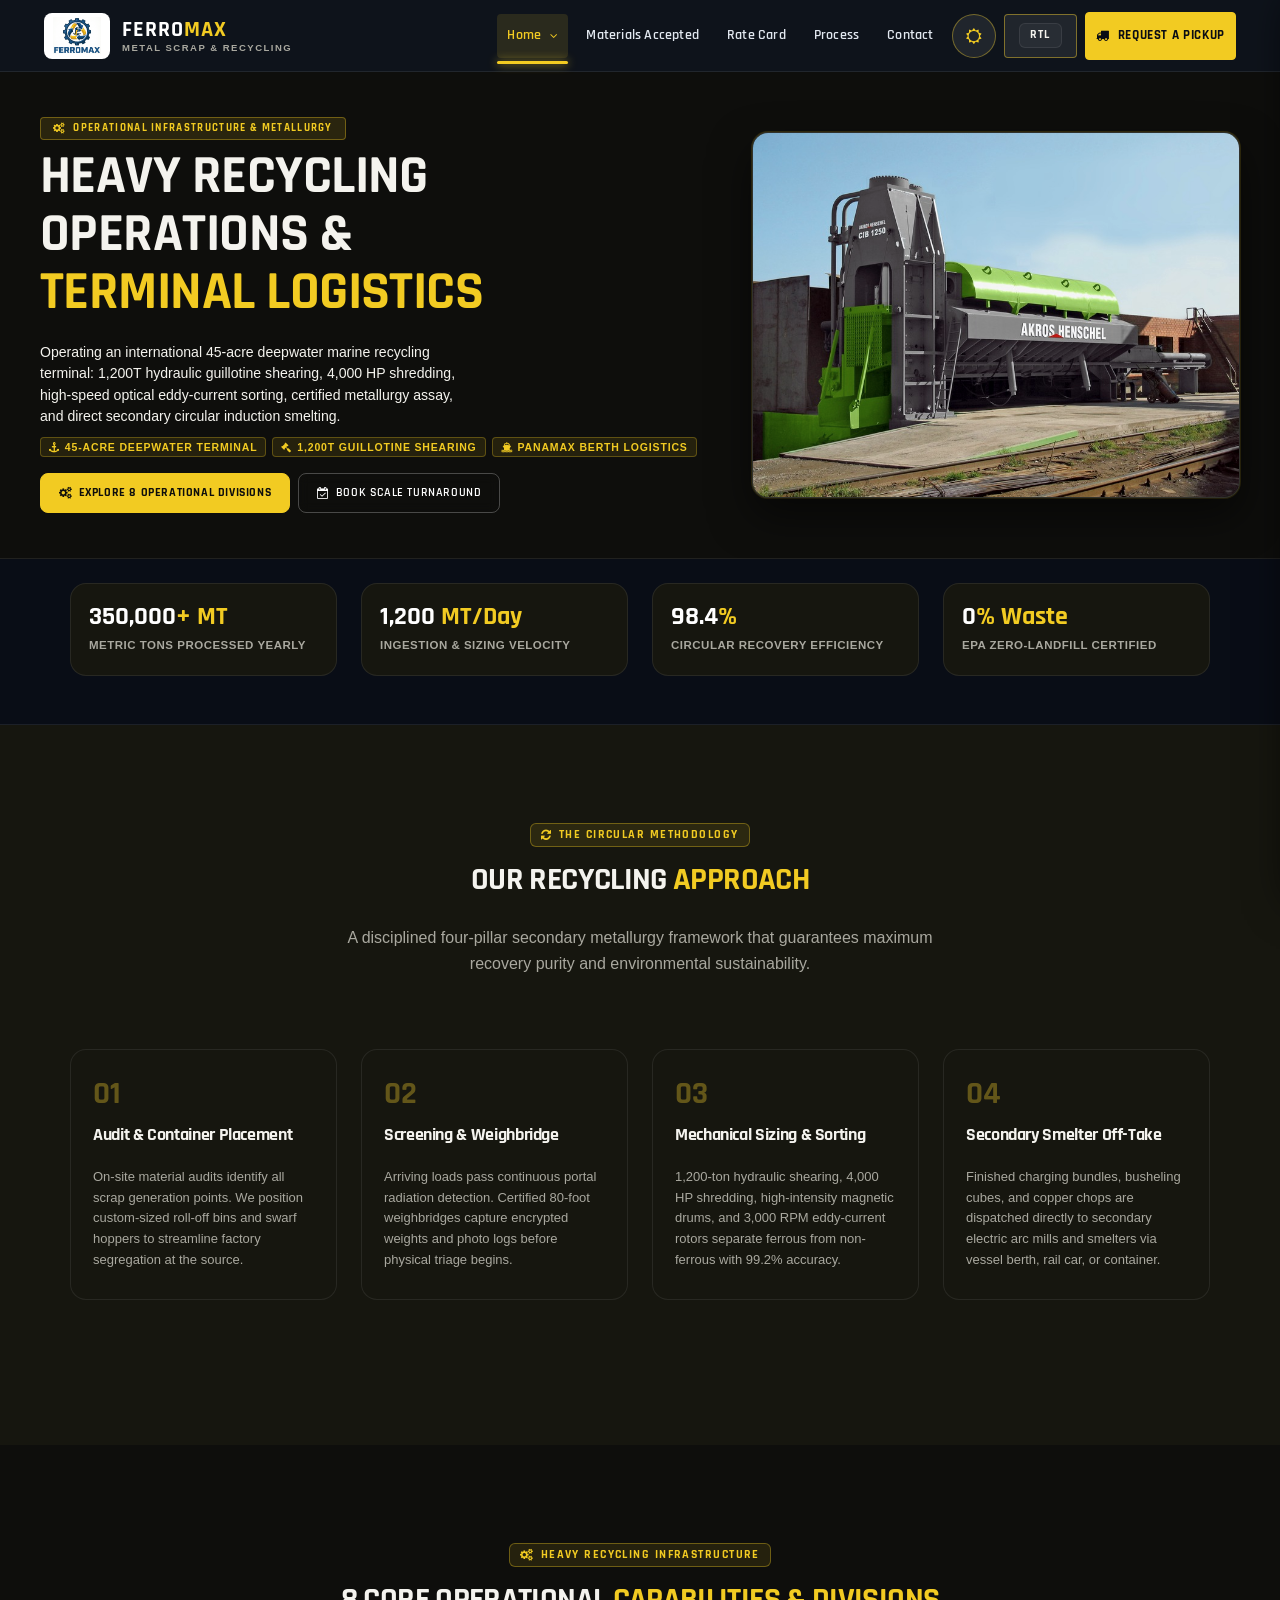
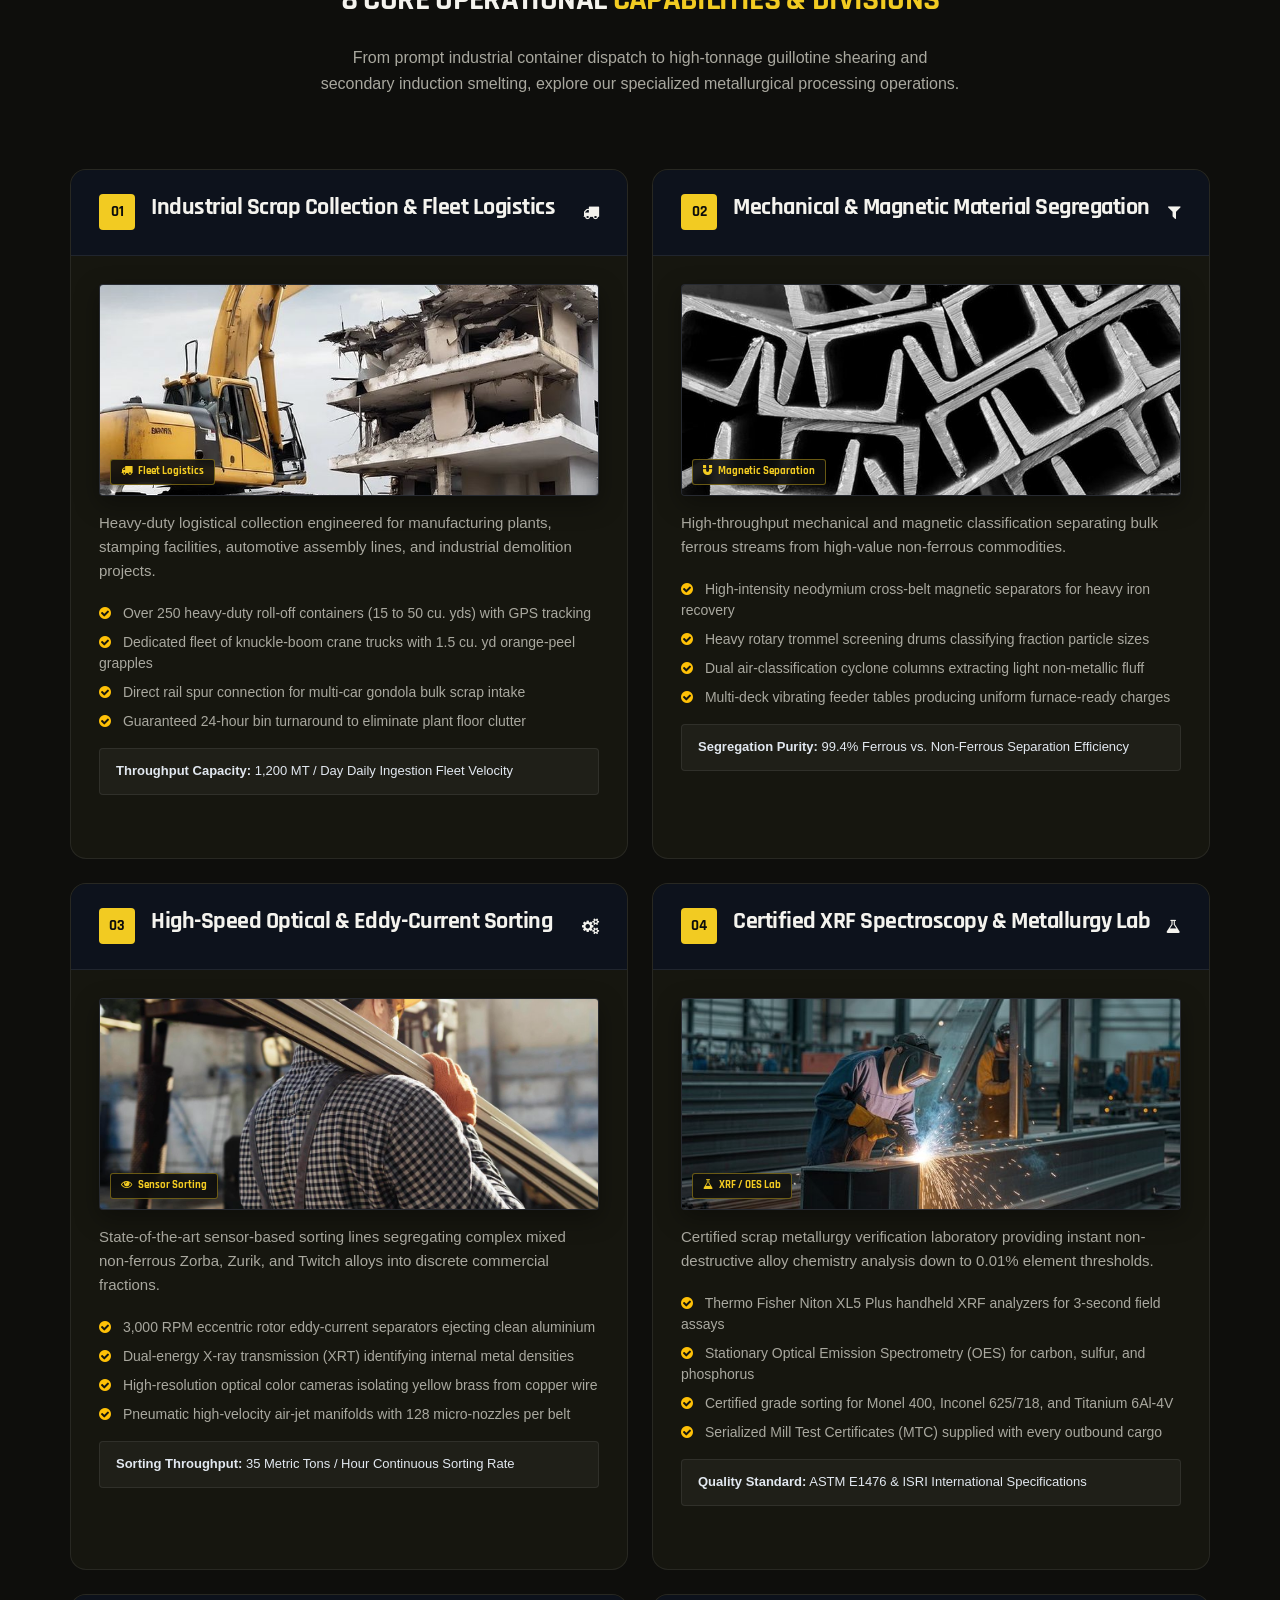
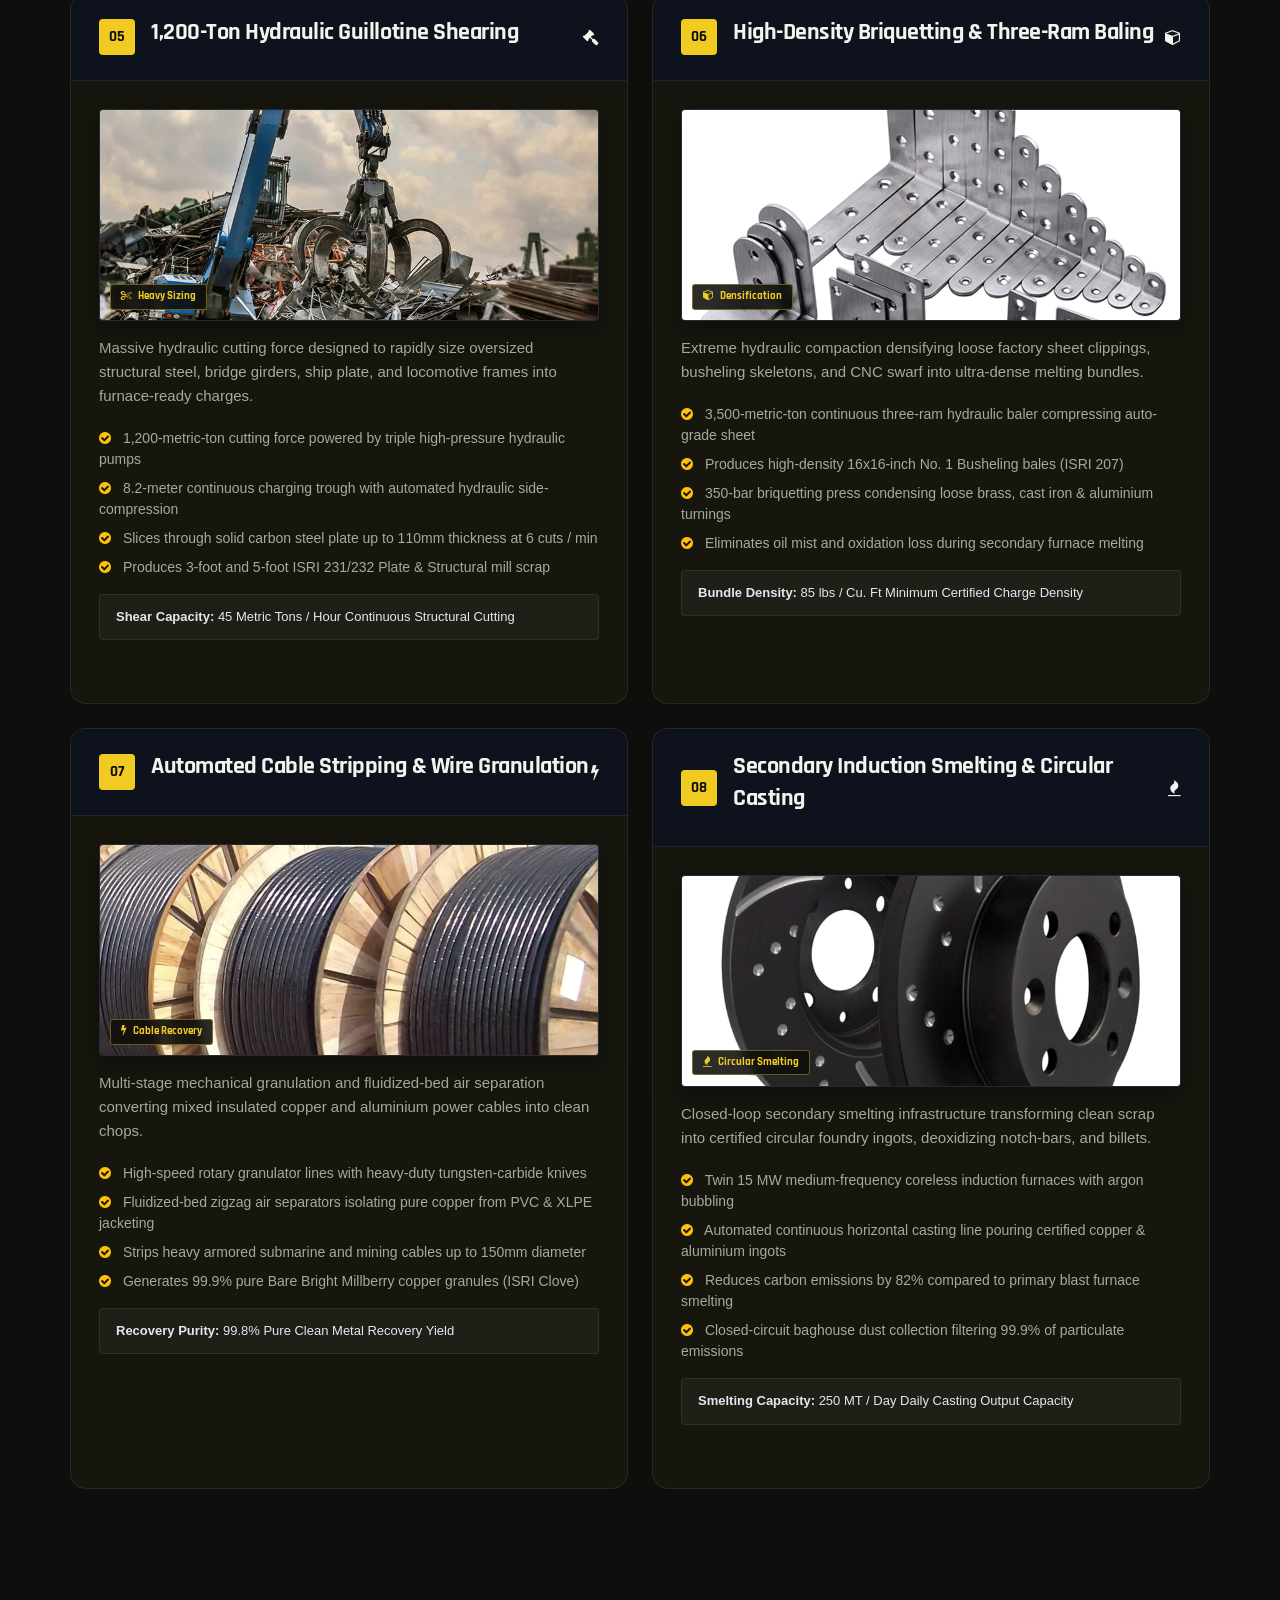
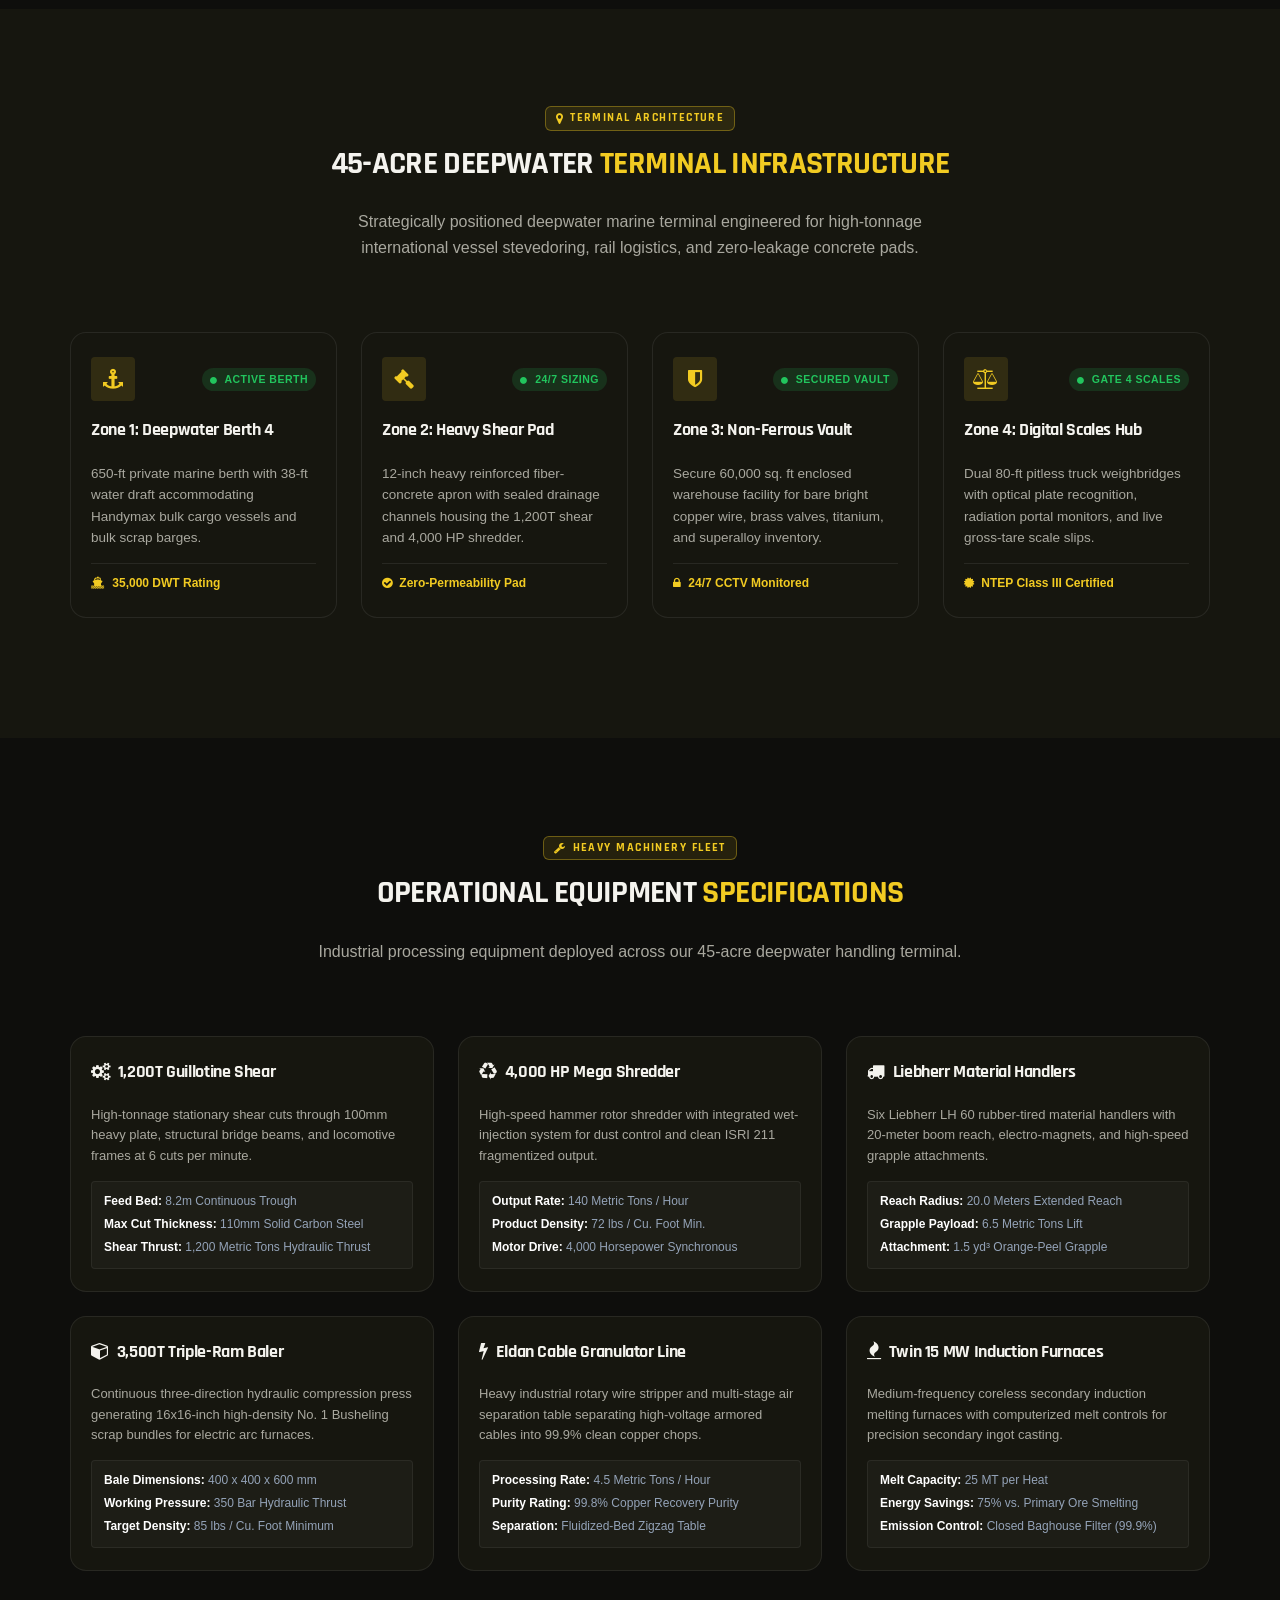
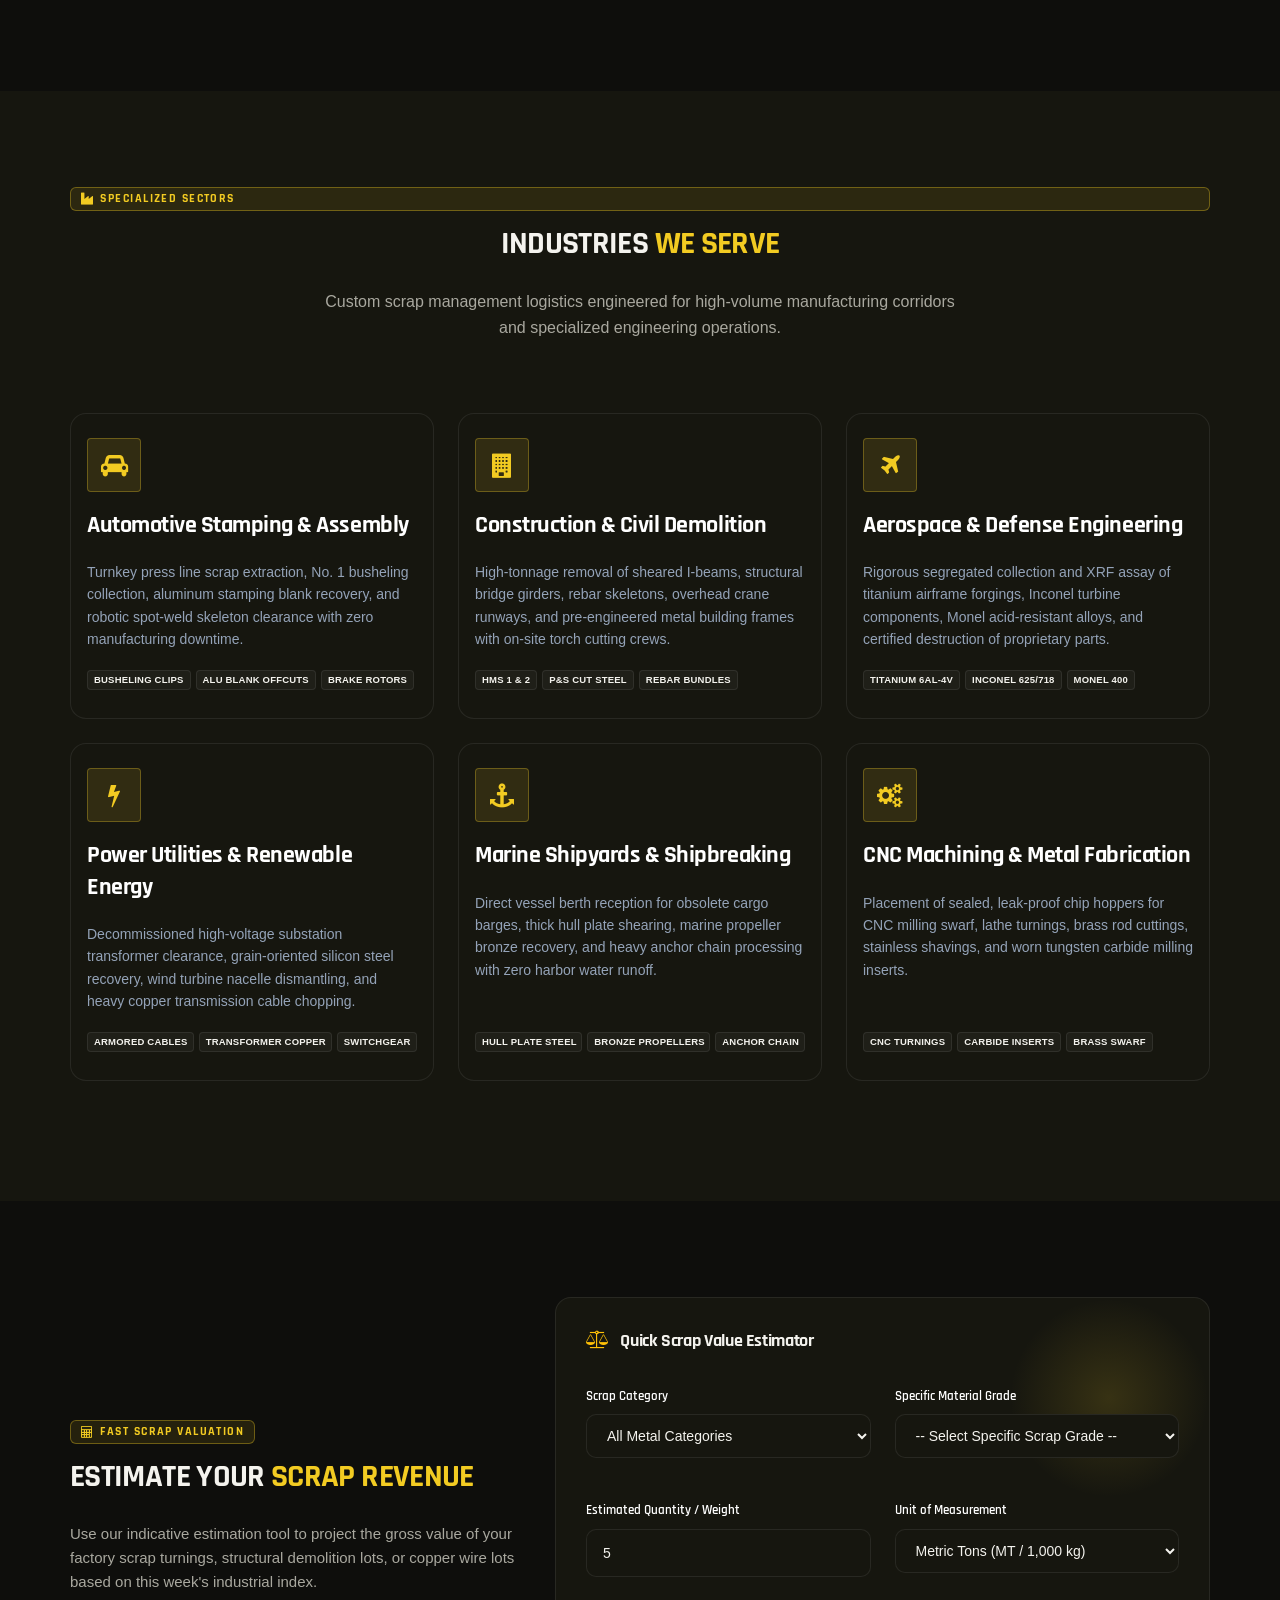
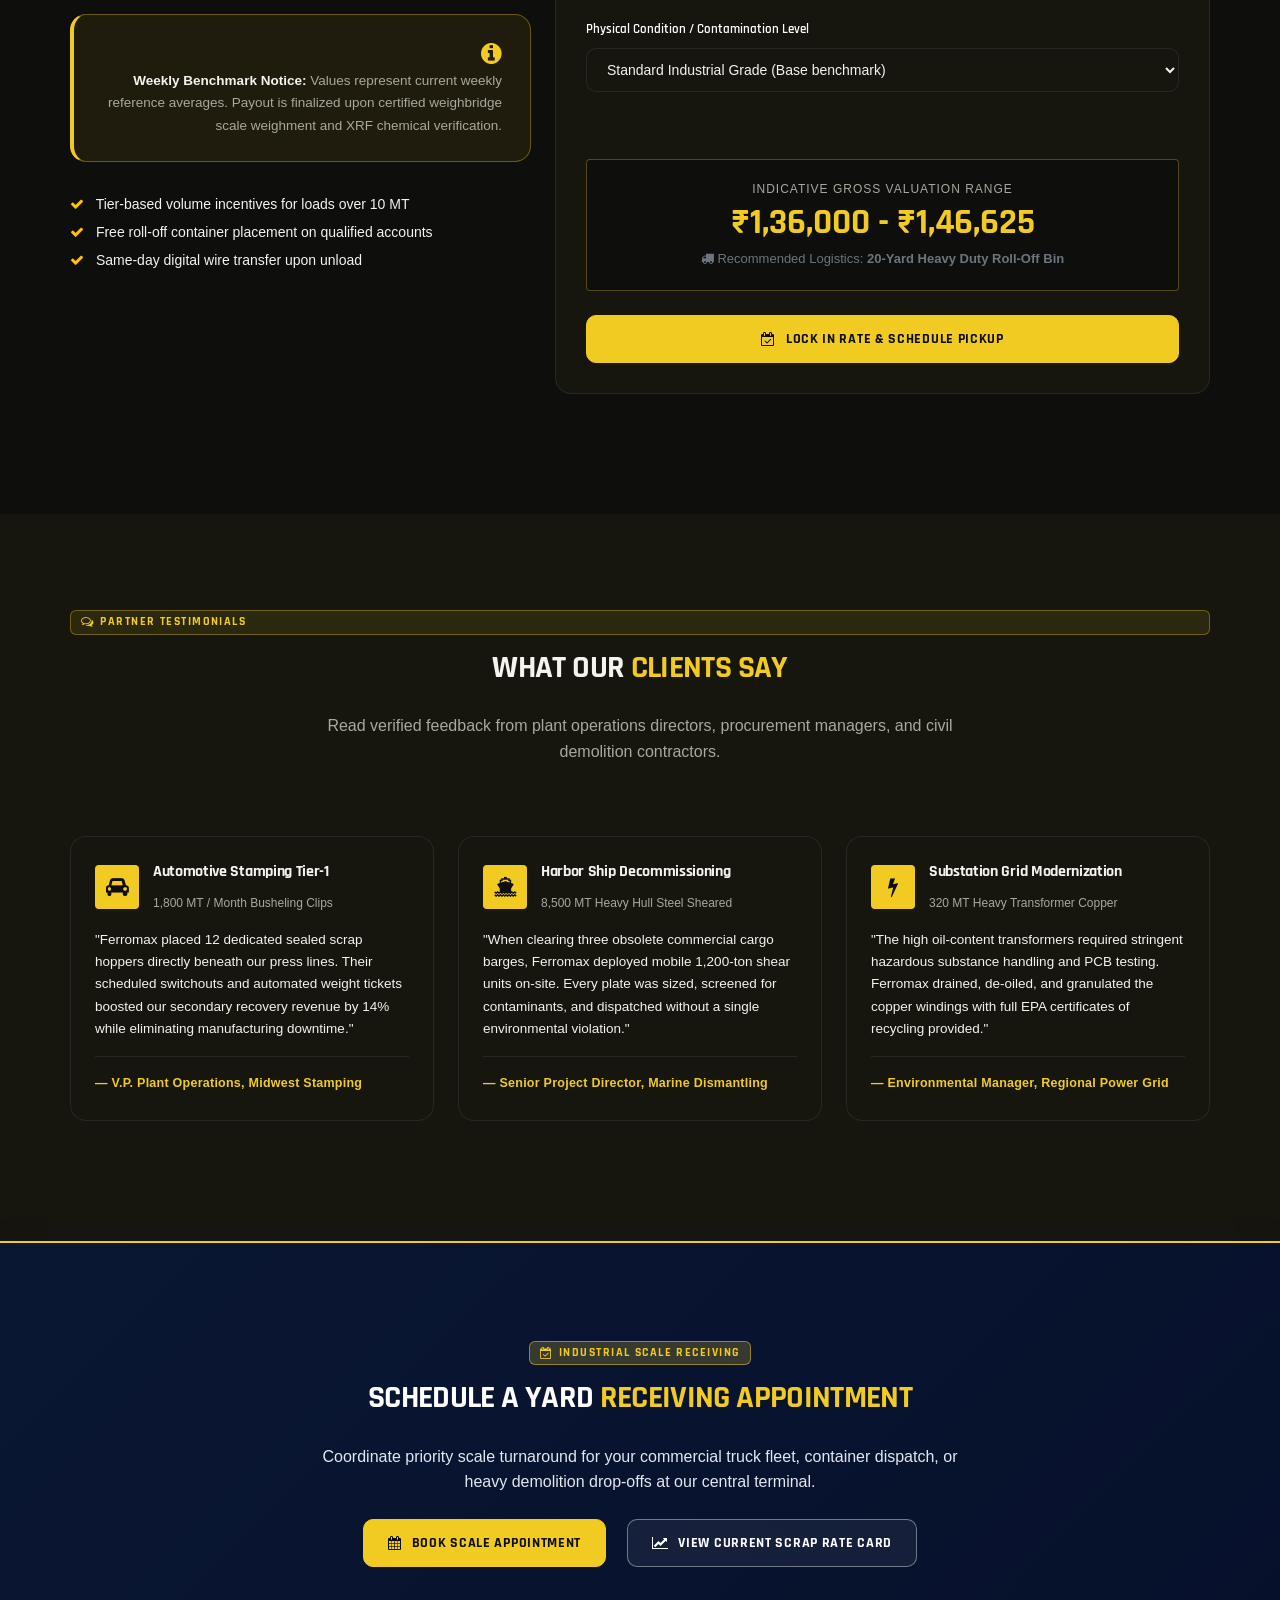
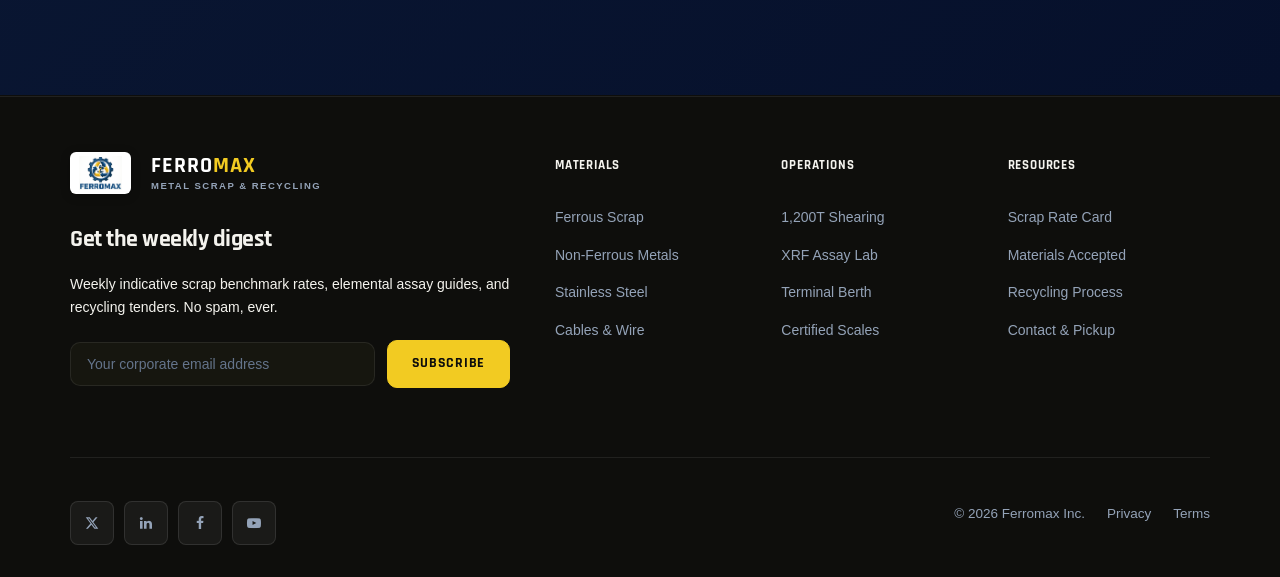
<file: home-2.html>
<!DOCTYPE html>
<html lang="en">
   <head>
      <!-- basic -->
      <meta charset="utf-8">
      <meta http-equiv="X-UA-Compatible" content="IE=edge">
      <!-- mobile metas -->
      <meta name="viewport" content="width=device-width, initial-scale=1, maximum-scale=1">
      <!-- site metas -->
      <title>Home 2 – Recycling Operations | Ferromax Industrial Scrap &amp; Recycling</title>
      <meta name="keywords" content="recycling operations, industrial scrap collection, metal segregation, metal sorting, scrap weighing, hydraulic shearing, material recovery, zero landfill">
      <meta name="description" content="Home 2 – Recycling Operations: Comprehensive operational capabilities across our 45-acre deepwater scrap terminal, from heavy shearing to zero-landfill metallurgical recovery.">
      <meta name="author" content="Ferromax Industrial Scrap &amp; Recycling">
      <!-- bootstrap css -->
      <link rel="stylesheet" href="assets/css/bootstrap.min.css">
      <!-- font-awesome -->
      <link rel="stylesheet" href="assets/css/font-awesome.min.css">
      <!-- style css -->
      <link rel="stylesheet" href="assets/css/style.css">
      <!-- responsive css -->
      <link rel="stylesheet" href="assets/css/responsive.css">
      <!-- custom industrial styles -->
      <link rel="stylesheet" href="assets/css/industrial.css">
      <!-- favicon -->
      <!-- favicon -->
      <link rel="icon" href="assets/images/Metal Logo.png" type="image/png" />
      <link rel="shortcut icon" href="assets/images/Metal Logo.png" type="image/png" />
      <!-- Theme & Direction Persistence Script: Immediate Execution in Head -->
      <script>
         (function() {
            var savedTheme = localStorage.getItem('ferromax_theme') || 'dark';
            document.documentElement.setAttribute('data-theme', savedTheme);
            var savedDir = localStorage.getItem('ferromax_dir') || 'ltr';
            document.documentElement.setAttribute('dir', savedDir);
         })();
      </script>
   </head>
   <body class="main-layout">

      <!-- Sidepanel Navigation (Mobile & Off-Canvas) -->
      <div class="sidepanel-overlay"></div>
      <div id="mySidepanel" class="sidepanel-custom">
         <div class="sidepanel-header">
            <a href="home-1.html" class="brand-link" aria-label="Ferromax Industrial Scrap">
               <img src="assets/images/Metal Logo.png" alt="Ferromax Industrial Scrap" class="brand-logo-img sidepanel-logo-img">
               <div class="brand-text-wrap ml-2">
                  <span class="brand-title">FERRO<span>MAX</span></span>
                  <span class="brand-tagline">Industrial Scrap</span>
               </div>
            </a>
            <button class="sidepanel-close" aria-label="Close Navigation"><i class="fa fa-times"></i></button>
         </div>
         <ul class="sidepanel-links">
            <li class="sidepanel-subitem"><a class="" href="home-1.html"><i class="fa fa-cubes"></i> Home 1 – Material Recovery Hub</a></li>
            <li class="sidepanel-subitem"><a class="active" href="home-2.html"><i class="fa fa-cogs"></i> Home 2 – Recycling Operations</a></li>
            <li><a class="" href="material-recovery.html"><i class="fa fa-th-large"></i> Materials Accepted</a></li>
            <li><a class="" href="rate-card.html"><i class="fa fa-line-chart"></i> Rate Card</a></li>
            <li><a class="" href="process.html"><i class="fa fa-refresh"></i> Process</a></li>
            <li><a class="" href="contact.html"><i class="fa fa-envelope-o"></i> Contact</a></li>
            <li class="sidepanel-item-toggle">
               <button class="theme-toggle-btn sidepanel-toggle-btn w-100 justify-content-center" aria-label="Toggle Light and Dark Mode" title="Toggle Theme">
                  <i class="fa fa-sun-o theme-icon-sun mr-2"></i>
                  <i class="fa fa-moon-o theme-icon-moon mr-2"></i>
                  <span class="theme-toggle-text">Toggle Light / Dark Mode</span>
               </button>
            </li>
            <li class="sidepanel-item-toggle">
               <button class="dir-toggle-btn sidepanel-dir-toggle w-100 justify-content-center" aria-label="Toggle Text Direction" title="Toggle Text Direction">
                  <span class="dir-indicator-badge">RTL</span>
               </button>
            </li>
            <li class="sidepanel-item-cta mt-2">
               <a href="contact.html#pickupSection" class="btn-industrial-primary w-100 text-center justify-content-center">
                  <i class="fa fa-truck"></i> Request a Pickup
               </a>
            </li>
         </ul>
         <div class="sidepanel-info">
            <h5>Yard Operations Desk</h5>
            <p><i class="fa fa-map-marker"></i> 104 Industrial Wharf Road, Terminal 4</p>
            <p><i class="fa fa-phone"></i> +1 (800) 482-7272</p>
            <p><i class="fa fa-clock-o"></i> Scales Open: Mon-Sat 06:30 - 18:30</p>
            <p><i class="fa fa-balance-scale"></i> Dual 80-Ft Digital Weighbridges</p>
         </div>
      </div>

      <!-- Main Header -->
      <header class="header">
         <div class="container-fluid px-lg-5">
            <div class="row d_flex align-items-center">
               <div class="col-lg-3 col-md-4 col-7 logo_section">
                                    <a href="home-1.html" class="brand-link" aria-label="Ferromax Industrial Metal Scrap &amp; Recycling">
                     <img src="assets/images/Metal Logo.png" alt="Ferromax Industrial Metal Scrap &amp; Recycling" class="brand-logo-img">
                     <div class="brand-text-wrap ml-2">
                        <span class="brand-title">FERRO<span>MAX</span></span>
                        <span class="brand-tagline">Metal Scrap &amp; Recycling</span>
                     </div>
                  </a>
               </div>
               <div class="col-lg-9 col-md-8 col-5 text-right d-flex align-items-center justify-content-end">
                  <!-- Main Navigation Bar - Exact Order (1 to 8) -->
                  <ul class="navbar-nav-custom d-none d-lg-inline-flex align-items-center">
                     <li class="nav-item-dropdown">
                        <a href="home-1.html" class="nav-dropdown-toggle active">
                           Home <i class="fa fa-angle-down"></i>
                        </a>
                        <ul class="nav-dropdown-menu">
                           <li><a href="home-1.html"><i class="fa fa-cubes"></i> Home 1 – Material Recovery Hub</a></li>
                           <li><a href="home-2.html" class="active"><i class="fa fa-cogs"></i> Home 2 – Recycling Operations</a></li>
                        </ul>
                     </li>
                     <li><a class="" href="material-recovery.html">Materials Accepted</a></li>
                     <li><a class="" href="rate-card.html">Rate Card</a></li>
                     <li><a class="" href="process.html">Process</a></li>
                     <li><a class="" href="contact.html">Contact</a></li>
                     <li>
                        <button class="theme-toggle-btn ml-2" aria-label="Toggle Light and Dark Mode" title="Toggle Theme">
                           <i class="fa fa-sun-o theme-icon-sun"></i>
                           <i class="fa fa-moon-o theme-icon-moon"></i>
                        </button>
                     </li>
                     <li>
                        <button class="dir-toggle-btn ml-2" aria-label="Toggle Text Direction (LTR / RTL)" title="Toggle Text Direction"><span class="dir-indicator-badge">RTL</span></button>
                     </li>
                     <li>
                        <a href="contact.html#pickupSection" class="nav-cta-btn">
                           <i class="fa fa-truck"></i> Request a Pickup
                        </a>
                     </li>
                  </ul>
                  <!-- Mobile Hamburger Toggle (Exclusively on mobile/tablet screens) -->
                  <button class="openbtn-custom d-inline-flex d-lg-none" aria-label="Open Navigation">
                     <i class="fa fa-bars fa-lg"></i>
                  </button>
               </div>
            </div>
         </div>
      </header>

      <!-- Shared Page Hero: Operations & Terminal Logistics -->
      <section class="page-hero">
         <div class="page-hero-container">
            <div class="page-hero-content">
               <span class="hero-badge-pill">
                  <i class="fa fa-cogs"></i> Operational Infrastructure &amp; Metallurgy
               </span>
               <h1 class="page-hero-title">
                  HEAVY RECYCLING OPERATIONS &amp; <span class="highlight-gold">TERMINAL LOGISTICS</span>
               </h1>
               <p class="page-hero-lead">
                  Operating an international 45-acre deepwater marine recycling terminal: 1,200T hydraulic guillotine shearing, 4,000 HP shredding, high-speed optical eddy-current sorting, certified metallurgy assay, and direct secondary circular induction smelting.
               </p>
               <div class="home2-terminal-tags">
                  <span class="home2-terminal-tag"><i class="fa fa-anchor"></i> 45-Acre Deepwater Terminal</span>
                  <span class="home2-terminal-tag"><i class="fa fa-gavel"></i> 1,200T Guillotine Shearing</span>
                  <span class="home2-terminal-tag"><i class="fa fa-ship"></i> Panamax Berth Logistics</span>
               </div>
               <div class="hero-cta-group">
                  <a href="#sec-operations-grid" class="btn-industrial-primary">
                     <i class="fa fa-cogs"></i> Explore 8 Operational Divisions
                  </a>
                  <a href="contact.html#pickupSection" class="btn-industrial-secondary">
                     <i class="fa fa-calendar-check-o"></i> Book Scale Turnaround
                  </a>
               </div>
            </div>
            <div class="page-hero-media">
               <figure class="page-hero-figure" style="--focal: center center;">
                  <img src="assets/images/hero/hero-operations-1200.jpg"
                       srcset="assets/images/hero/hero-operations-800.jpg 800w, assets/images/hero/hero-operations-1200.jpg 1200w, assets/images/hero/hero-operations-1600.jpg 1600w"
                       sizes="(max-width: 899px) 100vw, (max-width: 1280px) 45vw, 544px"
                       width="1600" height="1200"
                       alt="Heavy 1,250-ton industrial hydraulic guillotine scrap metal shear operational in a recycling yard"
                       fetchpriority="high"
                       decoding="async">
               </figure>
            </div>
         </div>
      </section>

      <!-- Home 2: Command Telemetry Strip -->
      <section class="home2-telemetry-section">
         <div class="container">
            <div class="row">
               <div class="col-lg-3 col-sm-6 mb-3 mb-lg-0">
                  <div class="home2-telemetry-card">
                     <div class="home2-telemetry-num">350,000<span>+ MT</span></div>
                     <p class="home2-telemetry-label">Metric Tons Processed Yearly</p>
                  </div>
               </div>
               <div class="col-lg-3 col-sm-6 mb-3 mb-lg-0">
                  <div class="home2-telemetry-card">
                     <div class="home2-telemetry-num">1,200 <span>MT/Day</span></div>
                     <p class="home2-telemetry-label">Ingestion &amp; Sizing Velocity</p>
                  </div>
               </div>
               <div class="col-lg-3 col-sm-6 mb-3 mb-sm-0">
                  <div class="home2-telemetry-card">
                     <div class="home2-telemetry-num">98.4<span>%</span></div>
                     <p class="home2-telemetry-label">Circular Recovery Efficiency</p>
                  </div>
               </div>
               <div class="col-lg-3 col-sm-6">
                  <div class="home2-telemetry-card">
                     <div class="home2-telemetry-num">0<span>% Waste</span></div>
                     <p class="home2-telemetry-label">EPA Zero-Landfill Certified</p>
                  </div>
               </div>
            </div>
         </div>
      </section>

      <!-- 7. Our Recycling Approach Section -->
      <section class="section-py section-surface" id="approach-section">
         <div class="container">
            <div class="row text-center mb-5">
               <div class="col-12">
                  <span class="section-badge-tag"><i class="fa fa-refresh"></i> The Circular Methodology</span>
                  <h2 class="section-main-heading">OUR RECYCLING <span>APPROACH</span></h2>
                  <p class="section-subtext">
                     A disciplined four-pillar secondary metallurgy framework that guarantees maximum recovery purity and environmental sustainability.
                  </p>
               </div>
            </div>

            <div class="row">
               <!-- Approach 1 -->
               <div class="col-lg-3 col-sm-6 mb-4">
                  <div class="approach-step-card">
                     <div class="approach-step-num">01</div>
                     <h4 style="font-size: 18px; font-weight: 700; margin-bottom: 10px;">Audit &amp; Container Placement</h4>
                     <p style="font-size: 13px; line-height: 1.6;">
                        On-site material audits identify all scrap generation points. We position custom-sized roll-off bins and swarf hoppers to streamline factory segregation at the source.
                     </p>
                  </div>
               </div>

               <!-- Approach 2 -->
               <div class="col-lg-3 col-sm-6 mb-4">
                  <div class="approach-step-card">
                     <div class="approach-step-num">02</div>
                     <h4 style="font-size: 18px; font-weight: 700; margin-bottom: 10px;">Screening &amp; Weighbridge</h4>
                     <p style="font-size: 13px; line-height: 1.6;">
                        Arriving loads pass continuous portal radiation detection. Certified 80-foot weighbridges capture encrypted weights and photo logs before physical triage begins.
                     </p>
                  </div>
               </div>

               <!-- Approach 3 -->
               <div class="col-lg-3 col-sm-6 mb-4">
                  <div class="approach-step-card">
                     <div class="approach-step-num">03</div>
                     <h4 style="font-size: 18px; font-weight: 700; margin-bottom: 10px;">Mechanical Sizing &amp; Sorting</h4>
                     <p style="font-size: 13px; line-height: 1.6;">
                        1,200-ton hydraulic shearing, 4,000 HP shredding, high-intensity magnetic drums, and 3,000 RPM eddy-current rotors separate ferrous from non-ferrous with 99.2% accuracy.
                     </p>
                  </div>
               </div>

               <!-- Approach 4 -->
               <div class="col-lg-3 col-sm-6 mb-4">
                  <div class="approach-step-card">
                     <div class="approach-step-num">04</div>
                     <h4 style="font-size: 18px; font-weight: 700; margin-bottom: 10px;">Secondary Smelter Off-Take</h4>
                     <p style="font-size: 13px; line-height: 1.6;">
                        Finished charging bundles, busheling cubes, and copper chops are dispatched directly to secondary electric arc mills and smelters via vessel berth, rail car, or container.
                     </p>
                  </div>
               </div>
            </div>
         </div>
      </section>

      <!-- Core Operations Sections: 8 Operational Divisions with Image Slots -->
      <section class="section-py section-dark" id="sec-operations-grid">
         <div class="container">
            <div class="row text-center mb-5">
               <div class="col-lg-10 mx-auto">
                  <span class="section-badge-tag"><i class="fa fa-gears"></i> Heavy Recycling Infrastructure</span>
                  <h2 class="section-main-heading">
                     8 CORE OPERATIONAL <span>CAPABILITIES &amp; DIVISIONS</span>
                  </h2>
                  <p class="section-subtext">
                     From prompt industrial container dispatch to high-tonnage guillotine shearing and secondary induction smelting, explore our specialized metallurgical processing operations.
                  </p>
               </div>
            </div>

            <div class="row">
               <!-- Op 1: Industrial Scrap Collection & Fleet Logistics -->
               <div class="col-lg-6 mb-4">
                  <div class="op-capability-card h-100">
                     <div class="op-capability-header">
                        <div class="d-flex align-items-center">
                           <span class="op-step-num mr-3">01</span>
                           <h3 class="m-0">Industrial Scrap Collection &amp; Fleet Logistics</h3>
                        </div>
                        <i class="fa fa-truck"></i>
                     </div>
                     <div class="op-capability-body">
                        <div class="op-capability-img-wrap">
                           <img src="assets/images/Demolition &amp; Fleet.jpg" alt="Industrial Scrap Collection Fleet" class="op-capability-img" onerror="this.onerror=null; this.src='assets/images/materials/scrap-collection.svg';" loading="lazy">
                           <span class="card-img-overlay-badge"><i class="fa fa-truck mr-1"></i> Fleet Logistics</span>
                        </div>
                        <p class="op-capability-desc">
                           Heavy-duty logistical collection engineered for manufacturing plants, stamping facilities, automotive assembly lines, and industrial demolition projects.
                        </p>
                        <ul class="op-features-list list-unstyled mb-3">
                           <li><i class="fa fa-check-circle text-warning mr-2"></i> Over 250 heavy-duty roll-off containers (15 to 50 cu. yds) with GPS tracking</li>
                           <li><i class="fa fa-check-circle text-warning mr-2"></i> Dedicated fleet of knuckle-boom crane trucks with 1.5 cu. yd orange-peel grapples</li>
                           <li><i class="fa fa-check-circle text-warning mr-2"></i> Direct rail spur connection for multi-car gondola bulk scrap intake</li>
                           <li><i class="fa fa-check-circle text-warning mr-2"></i> Guaranteed 24-hour bin turnaround to eliminate plant floor clutter</li>
                        </ul>
                        <div class="op-specs-strip">
                           <strong>Throughput Capacity:</strong> 1,200 MT / Day Daily Ingestion Fleet Velocity
                        </div>
                     </div>
                  </div>
               </div>

               <!-- Op 2: Automated Material Segregation -->
               <div class="col-lg-6 mb-4">
                  <div class="op-capability-card h-100">
                     <div class="op-capability-header">
                        <div class="d-flex align-items-center">
                           <span class="op-step-num mr-3">02</span>
                           <h3 class="m-0">Mechanical &amp; Magnetic Material Segregation</h3>
                        </div>
                        <i class="fa fa-filter"></i>
                     </div>
                     <div class="op-capability-body">
                        <div class="op-capability-img-wrap">
                           <img src="assets/images/Ferrous Metal.jpg" alt="Mechanical and Magnetic Segregation" class="op-capability-img" onerror="this.onerror=null; this.src='assets/images/materials/scrap-sorting.svg';" loading="lazy">
                           <span class="card-img-overlay-badge"><i class="fa fa-magnet mr-1"></i> Magnetic Separation</span>
                        </div>
                        <p class="op-capability-desc">
                           High-throughput mechanical and magnetic classification separating bulk ferrous streams from high-value non-ferrous commodities.
                        </p>
                        <ul class="op-features-list list-unstyled mb-3">
                           <li><i class="fa fa-check-circle text-warning mr-2"></i> High-intensity neodymium cross-belt magnetic separators for heavy iron recovery</li>
                           <li><i class="fa fa-check-circle text-warning mr-2"></i> Heavy rotary trommel screening drums classifying fraction particle sizes</li>
                           <li><i class="fa fa-check-circle text-warning mr-2"></i> Dual air-classification cyclone columns extracting light non-metallic fluff</li>
                           <li><i class="fa fa-check-circle text-warning mr-2"></i> Multi-deck vibrating feeder tables producing uniform furnace-ready charges</li>
                        </ul>
                        <div class="op-specs-strip">
                           <strong>Segregation Purity:</strong> 99.4% Ferrous vs. Non-Ferrous Separation Efficiency
                        </div>
                     </div>
                  </div>
               </div>

               <!-- Op 3: Optical & Eddy-Current Sorting -->
               <div class="col-lg-6 mb-4">
                  <div class="op-capability-card h-100">
                     <div class="op-capability-header">
                        <div class="d-flex align-items-center">
                           <span class="op-step-num mr-3">03</span>
                           <h3 class="m-0">High-Speed Optical &amp; Eddy-Current Sorting</h3>
                        </div>
                        <i class="fa fa-cogs"></i>
                     </div>
                     <div class="op-capability-body">
                        <div class="op-capability-img-wrap">
                           <img src="assets/images/Clean Aluminium Extrusions (6063).jpg" alt="Optical and Eddy Current Sorters" class="op-capability-img" onerror="this.onerror=null; this.src='assets/images/materials/machinery-processing.svg';" loading="lazy">
                           <span class="card-img-overlay-badge"><i class="fa fa-eye mr-1"></i> Sensor Sorting</span>
                        </div>
                        <p class="op-capability-desc">
                           State-of-the-art sensor-based sorting lines segregating complex mixed non-ferrous Zorba, Zurik, and Twitch alloys into discrete commercial fractions.
                        </p>
                        <ul class="op-features-list list-unstyled mb-3">
                           <li><i class="fa fa-check-circle text-warning mr-2"></i> 3,000 RPM eccentric rotor eddy-current separators ejecting clean aluminium</li>
                           <li><i class="fa fa-check-circle text-warning mr-2"></i> Dual-energy X-ray transmission (XRT) identifying internal metal densities</li>
                           <li><i class="fa fa-check-circle text-warning mr-2"></i> High-resolution optical color cameras isolating yellow brass from copper wire</li>
                           <li><i class="fa fa-check-circle text-warning mr-2"></i> Pneumatic high-velocity air-jet manifolds with 128 micro-nozzles per belt</li>
                        </ul>
                        <div class="op-specs-strip">
                           <strong>Sorting Throughput:</strong> 35 Metric Tons / Hour Continuous Sorting Rate
                        </div>
                     </div>
                  </div>
               </div>

               <!-- Op 4: XRF Alloy Spectroscopy Assay -->
               <div class="col-lg-6 mb-4">
                  <div class="op-capability-card h-100">
                     <div class="op-capability-header">
                        <div class="d-flex align-items-center">
                           <span class="op-step-num mr-3">04</span>
                           <h3 class="m-0">Certified XRF Spectroscopy &amp; Metallurgy Lab</h3>
                        </div>
                        <i class="fa fa-flask"></i>
                     </div>
                     <div class="op-capability-body">
                        <div class="op-capability-img-wrap">
                           <img src="assets/images/Stainless Steel &amp; Superalloy Sorting.jpg" alt="XRF Spectroscopy Lab" class="op-capability-img" onerror="this.onerror=null; this.src='assets/images/materials/weighing-evaluation.svg';" loading="lazy">
                           <span class="card-img-overlay-badge"><i class="fa fa-flask mr-1"></i> XRF / OES Lab</span>
                        </div>
                        <p class="op-capability-desc">
                           Certified scrap metallurgy verification laboratory providing instant non-destructive alloy chemistry analysis down to 0.01% element thresholds.
                        </p>
                        <ul class="op-features-list list-unstyled mb-3">
                           <li><i class="fa fa-check-circle text-warning mr-2"></i> Thermo Fisher Niton XL5 Plus handheld XRF analyzers for 3-second field assays</li>
                           <li><i class="fa fa-check-circle text-warning mr-2"></i> Stationary Optical Emission Spectrometry (OES) for carbon, sulfur, and phosphorus</li>
                           <li><i class="fa fa-check-circle text-warning mr-2"></i> Certified grade sorting for Monel 400, Inconel 625/718, and Titanium 6Al-4V</li>
                           <li><i class="fa fa-check-circle text-warning mr-2"></i> Serialized Mill Test Certificates (MTC) supplied with every outbound cargo</li>
                        </ul>
                        <div class="op-specs-strip">
                           <strong>Quality Standard:</strong> ASTM E1476 &amp; ISRI International Specifications
                        </div>
                     </div>
                  </div>
               </div>

               <!-- Op 5: Hydraulic Guillotine Shearing -->
               <div class="col-lg-6 mb-4">
                  <div class="op-capability-card h-100">
                     <div class="op-capability-header">
                        <div class="d-flex align-items-center">
                           <span class="op-step-num mr-3">05</span>
                           <h3 class="m-0">1,200-Ton Hydraulic Guillotine Shearing</h3>
                        </div>
                        <i class="fa fa-gavel"></i>
                     </div>
                     <div class="op-capability-body">
                        <div class="op-capability-img-wrap">
                           <img src="assets/images/Machinery and Structural Scrap.jpg" alt="1200T Hydraulic Guillotine Shear" class="op-capability-img" onerror="this.onerror=null; this.src='assets/images/materials/machinery-structural.svg';" loading="lazy">
                           <span class="card-img-overlay-badge"><i class="fa fa-scissors mr-1"></i> Heavy Sizing</span>
                        </div>
                        <p class="op-capability-desc">
                           Massive hydraulic cutting force designed to rapidly size oversized structural steel, bridge girders, ship plate, and locomotive frames into furnace-ready charges.
                        </p>
                        <ul class="op-features-list list-unstyled mb-3">
                           <li><i class="fa fa-check-circle text-warning mr-2"></i> 1,200-metric-ton cutting force powered by triple high-pressure hydraulic pumps</li>
                           <li><i class="fa fa-check-circle text-warning mr-2"></i> 8.2-meter continuous charging trough with automated hydraulic side-compression</li>
                           <li><i class="fa fa-check-circle text-warning mr-2"></i> Slices through solid carbon steel plate up to 110mm thickness at 6 cuts / min</li>
                           <li><i class="fa fa-check-circle text-warning mr-2"></i> Produces 3-foot and 5-foot ISRI 231/232 Plate &amp; Structural mill scrap</li>
                        </ul>
                        <div class="op-specs-strip">
                           <strong>Shear Capacity:</strong> 45 Metric Tons / Hour Continuous Structural Cutting
                        </div>
                     </div>
                  </div>
               </div>

               <!-- Op 6: Hydraulic Baling & Briquetting -->
               <div class="col-lg-6 mb-4">
                  <div class="op-capability-card h-100">
                     <div class="op-capability-header">
                        <div class="d-flex align-items-center">
                           <span class="op-step-num mr-3">06</span>
                           <h3 class="m-0">High-Density Briquetting &amp; Three-Ram Baling</h3>
                        </div>
                        <i class="fa fa-cube"></i>
                     </div>
                     <div class="op-capability-body">
                        <div class="op-capability-img-wrap">
                           <img src="assets/images/No. 1 Busheling &amp; Stamping Clips.jpg" alt="High-Density Baling and Briquetting" class="op-capability-img" onerror="this.onerror=null; this.src='assets/images/materials/manufacturing-production.svg';" loading="lazy">
                           <span class="card-img-overlay-badge"><i class="fa fa-cube mr-1"></i> Densification</span>
                        </div>
                        <p class="op-capability-desc">
                           Extreme hydraulic compaction densifying loose factory sheet clippings, busheling skeletons, and CNC swarf into ultra-dense melting bundles.
                        </p>
                        <ul class="op-features-list list-unstyled mb-3">
                           <li><i class="fa fa-check-circle text-warning mr-2"></i> 3,500-metric-ton continuous three-ram hydraulic baler compressing auto-grade sheet</li>
                           <li><i class="fa fa-check-circle text-warning mr-2"></i> Produces high-density 16x16-inch No. 1 Busheling bales (ISRI 207)</li>
                           <li><i class="fa fa-check-circle text-warning mr-2"></i> 350-bar briquetting press condensing loose brass, cast iron &amp; aluminium turnings</li>
                           <li><i class="fa fa-check-circle text-warning mr-2"></i> Eliminates oil mist and oxidation loss during secondary furnace melting</li>
                        </ul>
                        <div class="op-specs-strip">
                           <strong>Bundle Density:</strong> 85 lbs / Cu. Ft Minimum Certified Charge Density
                        </div>
                     </div>
                  </div>
               </div>

               <!-- Op 7: Automated Cable Stripping & Granulation -->
               <div class="col-lg-6 mb-4">
                  <div class="op-capability-card h-100">
                     <div class="op-capability-header">
                        <div class="d-flex align-items-center">
                           <span class="op-step-num mr-3">07</span>
                           <h3 class="m-0">Automated Cable Stripping &amp; Wire Granulation</h3>
                        </div>
                        <i class="fa fa-bolt"></i>
                     </div>
                     <div class="op-capability-body">
                        <div class="op-capability-img-wrap">
                           <img src="assets/images/Armored High-Voltage Power Cables.jpg" alt="Cable Stripping and Granulation Plant" class="op-capability-img" onerror="this.onerror=null; this.src='assets/images/materials/electrical-cables.svg';" loading="lazy">
                           <span class="card-img-overlay-badge"><i class="fa fa-bolt mr-1"></i> Cable Recovery</span>
                        </div>
                        <p class="op-capability-desc">
                           Multi-stage mechanical granulation and fluidized-bed air separation converting mixed insulated copper and aluminium power cables into clean chops.
                        </p>
                        <ul class="op-features-list list-unstyled mb-3">
                           <li><i class="fa fa-check-circle text-warning mr-2"></i> High-speed rotary granulator lines with heavy-duty tungsten-carbide knives</li>
                           <li><i class="fa fa-check-circle text-warning mr-2"></i> Fluidized-bed zigzag air separators isolating pure copper from PVC &amp; XLPE jacketing</li>
                           <li><i class="fa fa-check-circle text-warning mr-2"></i> Strips heavy armored submarine and mining cables up to 150mm diameter</li>
                           <li><i class="fa fa-check-circle text-warning mr-2"></i> Generates 99.9% pure Bare Bright Millberry copper granules (ISRI Clove)</li>
                        </ul>
                        <div class="op-specs-strip">
                           <strong>Recovery Purity:</strong> 99.8% Pure Clean Metal Recovery Yield
                        </div>
                     </div>
                  </div>
               </div>

               <!-- Op 8: Secondary Induction Smelting & Ingot Casting -->
               <div class="col-lg-6 mb-4">
                  <div class="op-capability-card h-100">
                     <div class="op-capability-header">
                        <div class="d-flex align-items-center">
                           <span class="op-step-num mr-3">08</span>
                           <h3 class="m-0">Secondary Induction Smelting &amp; Circular Casting</h3>
                        </div>
                        <i class="fa fa-fire"></i>
                     </div>
                     <div class="op-capability-body">
                        <div class="op-capability-img-wrap">
                           <img src="assets/images/Foundry Cast Iron &amp; Rotors.jpg" alt="Secondary Induction Melting Foundry" class="op-capability-img" onerror="this.onerror=null; this.src='assets/images/materials/facility-recovery.svg';" loading="lazy">
                           <span class="card-img-overlay-badge"><i class="fa fa-fire mr-1"></i> Circular Smelting</span>
                        </div>
                        <p class="op-capability-desc">
                           Closed-loop secondary smelting infrastructure transforming clean scrap into certified circular foundry ingots, deoxidizing notch-bars, and billets.
                        </p>
                        <ul class="op-features-list list-unstyled mb-3">
                           <li><i class="fa fa-check-circle text-warning mr-2"></i> Twin 15 MW medium-frequency coreless induction furnaces with argon bubbling</li>
                           <li><i class="fa fa-check-circle text-warning mr-2"></i> Automated continuous horizontal casting line pouring certified copper &amp; aluminium ingots</li>
                           <li><i class="fa fa-check-circle text-warning mr-2"></i> Reduces carbon emissions by 82% compared to primary blast furnace smelting</li>
                           <li><i class="fa fa-check-circle text-warning mr-2"></i> Closed-circuit baghouse dust collection filtering 99.9% of particulate emissions</li>
                        </ul>
                        <div class="op-specs-strip">
                           <strong>Smelting Capacity:</strong> 250 MT / Day Daily Casting Output Capacity
                        </div>
                     </div>
                  </div>
               </div>
            </div>
         </div>
      </section>

      <!-- 45-Acre Deepwater Terminal Infrastructure & Facility Zones -->
      <section class="section-py section-surface" id="sec-facility-zones">
         <div class="container">
            <div class="row text-center mb-5">
               <div class="col-lg-10 mx-auto">
                  <span class="section-badge-tag"><i class="fa fa-map-marker"></i> Terminal Architecture</span>
                  <h2 class="section-main-heading">45-ACRE DEEPWATER <span>TERMINAL INFRASTRUCTURE</span></h2>
                  <p class="section-subtext">
                     Strategically positioned deepwater marine terminal engineered for high-tonnage international vessel stevedoring, rail logistics, and zero-leakage concrete pads.
                  </p>
               </div>
            </div>

            <div class="row">
               <div class="col-lg-3 col-sm-6 mb-4">
                  <div class="home2-zone-card">
                     <div class="home2-zone-header">
                        <div class="home2-zone-icon"><i class="fa fa-anchor"></i></div>
                        <span class="home2-zone-status"><i class="fa fa-circle mr-1" style="font-size: 8px;"></i> Active Berth</span>
                     </div>
                     <h4>Zone 1: Deepwater Berth 4</h4>
                     <p>
                        650-ft private marine berth with 38-ft water draft accommodating Handymax bulk cargo vessels and bulk scrap barges.
                     </p>
                     <div class="home2-zone-meta"><i class="fa fa-ship mr-1"></i> 35,000 DWT Rating</div>
                  </div>
               </div>

               <div class="col-lg-3 col-sm-6 mb-4">
                  <div class="home2-zone-card">
                     <div class="home2-zone-header">
                        <div class="home2-zone-icon"><i class="fa fa-gavel"></i></div>
                        <span class="home2-zone-status"><i class="fa fa-circle mr-1" style="font-size: 8px;"></i> 24/7 Sizing</span>
                     </div>
                     <h4>Zone 2: Heavy Shear Pad</h4>
                     <p>
                        12-inch heavy reinforced fiber-concrete apron with sealed drainage channels housing the 1,200T shear and 4,000 HP shredder.
                     </p>
                     <div class="home2-zone-meta"><i class="fa fa-check-circle mr-1"></i> Zero-Permeability Pad</div>
                  </div>
               </div>

               <div class="col-lg-3 col-sm-6 mb-4">
                  <div class="home2-zone-card">
                     <div class="home2-zone-header">
                        <div class="home2-zone-icon"><i class="fa fa-shield"></i></div>
                        <span class="home2-zone-status"><i class="fa fa-circle mr-1" style="font-size: 8px;"></i> Secured Vault</span>
                     </div>
                     <h4>Zone 3: Non-Ferrous Vault</h4>
                     <p>
                        Secure 60,000 sq. ft enclosed warehouse facility for bare bright copper wire, brass valves, titanium, and superalloy inventory.
                     </p>
                     <div class="home2-zone-meta"><i class="fa fa-lock mr-1"></i> 24/7 CCTV Monitored</div>
                  </div>
               </div>

               <div class="col-lg-3 col-sm-6 mb-4">
                  <div class="home2-zone-card">
                     <div class="home2-zone-header">
                        <div class="home2-zone-icon"><i class="fa fa-balance-scale"></i></div>
                        <span class="home2-zone-status"><i class="fa fa-circle mr-1" style="font-size: 8px;"></i> Gate 4 Scales</span>
                     </div>
                     <h4>Zone 4: Digital Scales Hub</h4>
                     <p>
                        Dual 80-ft pitless truck weighbridges with optical plate recognition, radiation portal monitors, and live gross-tare scale slips.
                     </p>
                     <div class="home2-zone-meta"><i class="fa fa-certificate mr-1"></i> NTEP Class III Certified</div>
                  </div>
               </div>
            </div>
         </div>
      </section>

      <!-- Operational Equipment Specs Grid -->
      <section class="section-py section-dark" id="sec-equipment-fleet">
         <div class="container">
            <div class="row text-center mb-5">
               <div class="col-lg-10 mx-auto">
                  <span class="section-badge-tag"><i class="fa fa-wrench"></i> Heavy Machinery Fleet</span>
                  <h2 class="section-main-heading">OPERATIONAL EQUIPMENT <span>SPECIFICATIONS</span></h2>
                  <p class="section-subtext">
                     Industrial processing equipment deployed across our 45-acre deepwater handling terminal.
                  </p>
               </div>
            </div>

            <div class="row">
               <div class="col-lg-4 col-md-6 mb-4">
                  <div class="home2-equipment-card">
                     <h4><i class="fa fa-cogs"></i> 1,200T Guillotine Shear</h4>
                     <p>
                        High-tonnage stationary shear cuts through 100mm heavy plate, structural bridge beams, and locomotive frames at 6 cuts per minute.
                     </p>
                     <ul class="home2-equipment-specs">
                        <li><strong>Feed Bed:</strong> 8.2m Continuous Trough</li>
                        <li><strong>Max Cut Thickness:</strong> 110mm Solid Carbon Steel</li>
                        <li><strong>Shear Thrust:</strong> 1,200 Metric Tons Hydraulic Thrust</li>
                     </ul>
                  </div>
               </div>

               <div class="col-lg-4 col-md-6 mb-4">
                  <div class="home2-equipment-card">
                     <h4><i class="fa fa-recycle"></i> 4,000 HP Mega Shredder</h4>
                     <p>
                        High-speed hammer rotor shredder with integrated wet-injection system for dust control and clean ISRI 211 fragmentized output.
                     </p>
                     <ul class="home2-equipment-specs">
                        <li><strong>Output Rate:</strong> 140 Metric Tons / Hour</li>
                        <li><strong>Product Density:</strong> 72 lbs / Cu. Foot Min.</li>
                        <li><strong>Motor Drive:</strong> 4,000 Horsepower Synchronous</li>
                     </ul>
                  </div>
               </div>

               <div class="col-lg-4 col-md-6 mb-4">
                  <div class="home2-equipment-card">
                     <h4><i class="fa fa-truck"></i> Liebherr Material Handlers</h4>
                     <p>
                        Six Liebherr LH 60 rubber-tired material handlers with 20-meter boom reach, electro-magnets, and high-speed grapple attachments.
                     </p>
                     <ul class="home2-equipment-specs">
                        <li><strong>Reach Radius:</strong> 20.0 Meters Extended Reach</li>
                        <li><strong>Grapple Payload:</strong> 6.5 Metric Tons Lift</li>
                        <li><strong>Attachment:</strong> 1.5 yd³ Orange-Peel Grapple</li>
                     </ul>
                  </div>
               </div>

               <div class="col-lg-4 col-md-6 mb-4">
                  <div class="home2-equipment-card">
                     <h4><i class="fa fa-cube"></i> 3,500T Triple-Ram Baler</h4>
                     <p>
                        Continuous three-direction hydraulic compression press generating 16x16-inch high-density No. 1 Busheling scrap bundles for electric arc furnaces.
                     </p>
                     <ul class="home2-equipment-specs">
                        <li><strong>Bale Dimensions:</strong> 400 x 400 x 600 mm</li>
                        <li><strong>Working Pressure:</strong> 350 Bar Hydraulic Thrust</li>
                        <li><strong>Target Density:</strong> 85 lbs / Cu. Foot Minimum</li>
                     </ul>
                  </div>
               </div>

               <div class="col-lg-4 col-md-6 mb-4">
                  <div class="home2-equipment-card">
                     <h4><i class="fa fa-bolt"></i> Eldan Cable Granulator Line</h4>
                     <p>
                        Heavy industrial rotary wire stripper and multi-stage air separation table separating high-voltage armored cables into 99.9% clean copper chops.
                     </p>
                     <ul class="home2-equipment-specs">
                        <li><strong>Processing Rate:</strong> 4.5 Metric Tons / Hour</li>
                        <li><strong>Purity Rating:</strong> 99.8% Copper Recovery Purity</li>
                        <li><strong>Separation:</strong> Fluidized-Bed Zigzag Table</li>
                     </ul>
                  </div>
               </div>

               <div class="col-lg-4 col-md-6 mb-4">
                  <div class="home2-equipment-card">
                     <h4><i class="fa fa-fire"></i> Twin 15 MW Induction Furnaces</h4>
                     <p>
                        Medium-frequency coreless secondary induction melting furnaces with computerized melt controls for precision secondary ingot casting.
                     </p>
                     <ul class="home2-equipment-specs">
                        <li><strong>Melt Capacity:</strong> 25 MT per Heat</li>
                        <li><strong>Energy Savings:</strong> 75% vs. Primary Ore Smelting</li>
                        <li><strong>Emission Control:</strong> Closed Baghouse Filter (99.9%)</li>
                     </ul>
                  </div>
               </div>
            </div>
         </div>
      </section>

      <!-- 6. Industries We Serve Section -->
      <section class="section-py section-surface" id="industries-section">
         <div class="container">
            <div class="row text-center mb-5">
               <div class="col-12">
                  <span class="section-badge-tag"><i class="fa fa-industry"></i> Specialized Sectors</span>
                  <h2 class="section-main-heading">INDUSTRIES <span>WE SERVE</span></h2>
                  <p class="section-subtext">
                     Custom scrap management logistics engineered for high-volume manufacturing corridors and specialized engineering operations.
                  </p>
               </div>
            </div>

            <div class="row">
               <!-- Industry 1: Automotive -->
               <div class="col-lg-4 col-md-6 mb-4">
                  <div class="industry-box-card">
                     <div class="industry-icon-circle"><i class="fa fa-car"></i></div>
                     <h3 class="industry-title">Automotive Stamping &amp; Assembly</h3>
                     <p class="industry-desc">
                        Turnkey press line scrap extraction, No. 1 busheling collection, aluminum stamping blank recovery, and robotic spot-weld skeleton clearance with zero manufacturing downtime.
                     </p>
                     <div class="industry-scrap-tags">
                        <span class="industry-tag-pill" title="Busheling Clips">Busheling Clips</span>
                        <span class="industry-tag-pill" title="Alu Blank Offcuts">Alu Blank Offcuts</span>
                        <span class="industry-tag-pill" title="Brake Rotors">Brake Rotors</span>
                     </div>
                  </div>
               </div>

               <!-- Industry 2: Construction & Demolition -->
               <div class="col-lg-4 col-md-6 mb-4">
                  <div class="industry-box-card">
                     <div class="industry-icon-circle"><i class="fa fa-building"></i></div>
                     <h3 class="industry-title">Construction &amp; Civil Demolition</h3>
                     <p class="industry-desc">
                        High-tonnage removal of sheared I-beams, structural bridge girders, rebar skeletons, overhead crane runways, and pre-engineered metal building frames with on-site torch cutting crews.
                     </p>
                     <div class="industry-scrap-tags">
                        <span class="industry-tag-pill" title="HMS 1 &amp; 2">HMS 1 &amp; 2</span>
                        <span class="industry-tag-pill" title="P&amp;S Cut Steel">P&amp;S Cut Steel</span>
                        <span class="industry-tag-pill" title="Rebar Bundles">Rebar Bundles</span>
                     </div>
                  </div>
               </div>

               <!-- Industry 3: Aerospace & Defense -->
               <div class="col-lg-4 col-md-6 mb-4">
                  <div class="industry-box-card">
                     <div class="industry-icon-circle"><i class="fa fa-plane"></i></div>
                     <h3 class="industry-title">Aerospace &amp; Defense Engineering</h3>
                     <p class="industry-desc">
                        Rigorous segregated collection and XRF assay of titanium airframe forgings, Inconel turbine components, Monel acid-resistant alloys, and certified destruction of proprietary parts.
                     </p>
                     <div class="industry-scrap-tags">
                        <span class="industry-tag-pill" title="Titanium 6Al-4V">Titanium 6Al-4V</span>
                        <span class="industry-tag-pill" title="Inconel 625/718">Inconel 625/718</span>
                        <span class="industry-tag-pill" title="Monel 400">Monel 400</span>
                     </div>
                  </div>
               </div>

               <!-- Industry 4: Energy & Utilities -->
               <div class="col-lg-4 col-md-6 mb-4">
                  <div class="industry-box-card">
                     <div class="industry-icon-circle"><i class="fa fa-bolt"></i></div>
                     <h3 class="industry-title">Power Utilities &amp; Renewable Energy</h3>
                     <p class="industry-desc">
                        Decommissioned high-voltage substation transformer clearance, grain-oriented silicon steel recovery, wind turbine nacelle dismantling, and heavy copper transmission cable chopping.
                     </p>
                     <div class="industry-scrap-tags">
                        <span class="industry-tag-pill" title="Armored Cables">Armored Cables</span>
                        <span class="industry-tag-pill" title="Transformer Copper">Transformer Copper</span>
                        <span class="industry-tag-pill" title="Switchgear">Switchgear</span>
                     </div>
                  </div>
               </div>

               <!-- Industry 5: Marine & Shipyards -->
               <div class="col-lg-4 col-md-6 mb-4">
                  <div class="industry-box-card">
                     <div class="industry-icon-circle"><i class="fa fa-anchor"></i></div>
                     <h3 class="industry-title">Marine Shipyards &amp; Shipbreaking</h3>
                     <p class="industry-desc">
                        Direct vessel berth reception for obsolete cargo barges, thick hull plate shearing, marine propeller bronze recovery, and heavy anchor chain processing with zero harbor water runoff.
                     </p>
                     <div class="industry-scrap-tags">
                        <span class="industry-tag-pill" title="Hull Plate Steel">Hull Plate Steel</span>
                        <span class="industry-tag-pill" title="Bronze Propellers">Bronze Propellers</span>
                        <span class="industry-tag-pill" title="Anchor Chain">Anchor Chain</span>
                     </div>
                  </div>
               </div>

               <!-- Industry 6: Precision Machining -->
               <div class="col-lg-4 col-md-6 mb-4">
                  <div class="industry-box-card">
                     <div class="industry-icon-circle"><i class="fa fa-cogs"></i></div>
                     <h3 class="industry-title">CNC Machining &amp; Metal Fabrication</h3>
                     <p class="industry-desc">
                        Placement of sealed, leak-proof chip hoppers for CNC milling swarf, lathe turnings, brass rod cuttings, stainless shavings, and worn tungsten carbide milling inserts.
                     </p>
                     <div class="industry-scrap-tags">
                        <span class="industry-tag-pill" title="CNC Turnings">CNC Turnings</span>
                        <span class="industry-tag-pill" title="Carbide Inserts">Carbide Inserts</span>
                        <span class="industry-tag-pill" title="Brass Swarf">Brass Swarf</span>
                     </div>
                  </div>
               </div>
            </div>
         </div>
      </section>

      <!-- 8. Interactive Scrap Valuation Calculator & Customer Enquiry CTA -->
      <section class="section-py section-dark" id="calculator-section">
         <div class="container">
            <div class="row align-items-center">
               <div class="col-lg-5 mb-lg-0 mb-5">
                  <span class="section-badge-tag"><i class="fa fa-calculator"></i> Fast Scrap Valuation</span>
                  <h2 class="section-main-heading">ESTIMATE YOUR <span>SCRAP REVENUE</span></h2>
                  <p style="font-size: 15px; line-height: 1.8; margin-bottom: 20px;">
                     Use our indicative estimation tool to project the gross value of your factory scrap turnings, structural demolition lots, or copper wire lots based on this week's industrial index.
                  </p>
                  <div class="rate-notice-callout mb-4">
                     <i class="fa fa-info-circle"></i>
                     <p>
                        <strong>Weekly Benchmark Notice:</strong> Values represent current weekly reference averages. Payout is finalized upon certified weighbridge scale weighment and XRF chemical verification.
                     </p>
                  </div>
                  <ul class="list-unstyled" style="font-size: 14px; line-height: 2;">
                     <li><i class="fa fa-check text-warning mr-2"></i> Tier-based volume incentives for loads over 10 MT</li>
                     <li><i class="fa fa-check text-warning mr-2"></i> Free roll-off container placement on qualified accounts</li>
                     <li><i class="fa fa-check text-warning mr-2"></i> Same-day digital wire transfer upon unload</li>
                  </ul>
               </div>

               <div class="col-lg-7">
                  <div class="scrap-calculator-card">
                     <h4 style="font-size: 20px; font-weight: 700; margin-bottom: 20px; padding-bottom: 12px;">
                        <i class="fa fa-balance-scale text-warning mr-2"></i> Quick Scrap Value Estimator
                     </h4>
                     <div class="row">
                        <div class="col-md-6 mb-3">
                           <label class="form-label-custom">Scrap Category</label>
                           <select id="calcCategory" class="form-control-industrial">
                              <option value="all">All Metal Categories</option>
                              <option value="ferrous">Ferrous Scrap (HMS, Shredded, Plate)</option>
                              <option value="non-ferrous">Non-Ferrous (Copper, Aluminum, Brass)</option>
                              <option value="alloy">Specialty Superalloys (Stainless, Inconel)</option>
                              <option value="cables">Insulated Cables &amp; Motors</option>
                           </select>
                        </div>
                        <div class="col-md-6 mb-3">
                           <label class="form-label-custom">Specific Material Grade</label>
                           <select id="calcMaterial" class="form-control-industrial">
                              <!-- Dynamically populated via JS -->
                           </select>
                        </div>
                        <div class="col-md-6 mb-3">
                           <label class="form-label-custom">Estimated Quantity / Weight</label>
                           <input type="number" id="calcWeight" class="form-control-industrial" placeholder="e.g. 5" value="5" min="0.1" step="0.1">
                        </div>
                        <div class="col-md-6 mb-3">
                           <label class="form-label-custom">Unit of Measurement</label>
                           <select id="calcWeightUnit" class="form-control-industrial">
                              <option value="mt">Metric Tons (MT / 1,000 kg)</option>
                              <option value="kg">Kilograms (kg)</option>
                              <option value="lb">Pounds (lbs)</option>
                           </select>
                        </div>
                        <div class="col-md-12 mb-3">
                           <label class="form-label-custom">Physical Condition / Contamination Level</label>
                           <select id="calcCondition" class="form-control-industrial">
                              <option value="clean">Clean / Unpainted / Segregated (+3% premium)</option>
                              <option value="standard" selected>Standard Industrial Grade (Base benchmark)</option>
                              <option value="light_contamination">Light Attachments / Mild Dirt (-6% deduction)</option>
                              <option value="heavy_mixed">Heavy Mixed / Unprepared (-15% processing fee)</option>
                           </select>
                        </div>
                     </div>

                     <div class="calc-result-box">
                        <div class="calc-result-title">Indicative Gross Valuation Range</div>
                        <div id="calcOutput" class="calc-result-amount">₹1,36,000 - ₹1,46,625</div>
                        <div id="calcContainerRec" class="mt-2 text-muted" style="font-size: 13px;">
                           <i class="fa fa-truck"></i> Recommended Logistics: <strong>20-Yard Heavy Duty Roll-Off Bin</strong>
                        </div>
                     </div>

                     <div class="mt-4 text-center">
                        <a href="contact.html#pickupSection" class="btn-industrial-primary w-100 justify-content-center">
                           <i class="fa fa-calendar-check-o"></i> Lock in Rate &amp; Schedule Pickup
                        </a>
                     </div>
                  </div>
               </div>
            </div>
         </div>
      </section>

      <!-- 9. Testimonials & Client Feedback Section -->
      <section class="section-py section-surface" id="testimonials-section">
         <div class="container">
            <div class="row text-center mb-5">
               <div class="col-12">
                  <span class="section-badge-tag"><i class="fa fa-comments-o"></i> Partner Testimonials</span>
                  <h2 class="section-main-heading">WHAT OUR <span>CLIENTS SAY</span></h2>
                  <p class="section-subtext">
                     Read verified feedback from plant operations directors, procurement managers, and civil demolition contractors.
                  </p>
               </div>
            </div>

            <div class="row">
               <!-- Testimonial 1 -->
               <div class="col-lg-4 col-md-6 mb-4">
                  <div class="testimonial-card p-4 h-100">
                     <div class="d-flex align-items-center mb-3">
                        <div style="width: 44px; height: 44px; background: #F2CB22; color: #0e0e0c; border-radius: 4px; display: flex; align-items: center; justify-content: center; font-size: 20px; font-weight: 700; margin-right: 14px;">
                           <i class="fa fa-car"></i>
                        </div>
                        <div>
                           <h5 style="margin: 0; font-size: 16px; font-weight: 700;">Automotive Stamping Tier-1</h5>
                           <div style="color: #a9a89f; font-size: 12px;">1,800 MT / Month Busheling Clips</div>
                        </div>
                     </div>
                     <p style="font-size: 14px; line-height: 1.7;">
                        "Ferromax placed 12 dedicated sealed scrap hoppers directly beneath our press lines. Their scheduled switchouts and automated weight tickets boosted our secondary recovery revenue by 14% while eliminating manufacturing downtime."
                     </p>
                     <div class="testimonial-author mt-auto pt-3 border-top border-secondary text-left">
                        <strong class="testimonial-author-text d-block text-left" style="color: #F2CB22; font-size: 13px;" title="— V.P. Plant Operations, Midwest Stamping">— V.P. Plant Operations, Midwest Stamping</strong>
                     </div>
                  </div>
               </div>

               <!-- Testimonial 2 -->
               <div class="col-lg-4 col-md-6 mb-4">
                  <div class="testimonial-card p-4 h-100">
                     <div class="d-flex align-items-center mb-3">
                        <div style="width: 44px; height: 44px; background: #F2CB22; color: #0e0e0c; border-radius: 4px; display: flex; align-items: center; justify-content: center; font-size: 20px; font-weight: 700; margin-right: 14px;">
                           <i class="fa fa-ship"></i>
                        </div>
                        <div>
                           <h5 style="margin: 0; font-size: 16px; font-weight: 700;">Harbor Ship Decommissioning</h5>
                           <div style="color: #a9a89f; font-size: 12px;">8,500 MT Heavy Hull Steel Sheared</div>
                        </div>
                     </div>
                     <p style="font-size: 14px; line-height: 1.7;">
                        "When clearing three obsolete commercial cargo barges, Ferromax deployed mobile 1,200-ton shear units on-site. Every plate was sized, screened for contaminants, and dispatched without a single environmental violation."
                     </p>
                     <div class="testimonial-author mt-auto pt-3 border-top border-secondary text-left">
                        <strong class="testimonial-author-text d-block text-left" style="color: #F2CB22; font-size: 13px;" title="— Senior Project Director, Marine Dismantling">— Senior Project Director, Marine Dismantling</strong>
                     </div>
                  </div>
               </div>

               <!-- Testimonial 3 -->
               <div class="col-lg-4 col-md-6 mb-4">
                  <div class="testimonial-card p-4 h-100">
                     <div class="d-flex align-items-center mb-3">
                        <div style="width: 44px; height: 44px; background: #F2CB22; color: #0e0e0c; border-radius: 4px; display: flex; align-items: center; justify-content: center; font-size: 20px; font-weight: 700; margin-right: 14px;">
                           <i class="fa fa-bolt"></i>
                        </div>
                        <div>
                           <h5 style="margin: 0; font-size: 16px; font-weight: 700;">Substation Grid Modernization</h5>
                           <div style="color: #a9a89f; font-size: 12px;">320 MT Heavy Transformer Copper</div>
                        </div>
                     </div>
                     <p style="font-size: 14px; line-height: 1.7;">
                        "The high oil-content transformers required stringent hazardous substance handling and PCB testing. Ferromax drained, de-oiled, and granulated the copper windings with full EPA certificates of recycling provided."
                     </p>
                     <div class="testimonial-author mt-auto pt-3 border-top border-secondary text-left">
                        <strong class="testimonial-author-text d-block text-left" style="color: #F2CB22; font-size: 13px;" title="— Environmental Manager, Regional Power Grid">— Environmental Manager, Regional Power Grid</strong>
                     </div>
                  </div>
               </div>
            </div>
         </div>
      </section>

      <!-- CTA Booking Section -->
      <section class="section-py text-center position-relative cta-banner-industrial">
         <div class="container">
            <div class="row justify-content-center">
               <div class="col-lg-9">
                  <span class="section-badge-tag"><i class="fa fa-calendar-check-o"></i> Industrial Scale Receiving</span>
                  <h2 class="section-main-heading mb-3">SCHEDULE A YARD <span>RECEIVING APPOINTMENT</span></h2>
                  <p class="section-subtext mb-4 text-light">
                     Coordinate priority scale turnaround for your commercial truck fleet, container dispatch, or heavy demolition drop-offs at our central terminal.
                  </p>
                  <a href="contact.html#pickupSection" class="btn-industrial-primary mr-3 mb-2">
                     <i class="fa fa-calendar"></i> Book Scale Appointment
                  </a>
                  <a href="rate-card.html" class="btn-industrial-secondary mb-2">
                     <i class="fa fa-line-chart"></i> View Current Scrap Rate Card
                  </a>
               </div>
            </div>
         </div>
      </section>
      <!-- Comprehensive Footer -->
      <!-- =====================================================================
           GLOBAL COMPREHENSIVE FOOTER & SOCIAL MEDIA INTEGRATION
           ===================================================================== -->
      <footer class="footer-main-dark">
         <div class="container">
            <div class="row align-items-start">
               <!-- Col 1: Brand & Digest Subscription (Acme Model Left) -->
               <div class="col-lg-5 col-md-12 mb-4 mb-lg-0">
                  <a href="home-1.html" class="brand-link footer-brand-link mb-3 d-inline-flex align-items-center" aria-label="Ferromax Industrial Metal Scrap &amp; Recycling">
                     <img src="assets/images/Metal Logo.png" alt="Ferromax Industrial Metal Scrap &amp; Recycling" class="brand-logo-img footer-logo-img">
                     <div class="brand-text-wrap ml-2">
                        <span class="brand-title">FERRO<span>MAX</span></span>
                        <span class="brand-tagline">Metal Scrap &amp; Recycling</span>
                     </div>
                  </a>
                  <h3 class="footer-digest-title">Get the weekly digest</h3>
                  <p class="footer-digest-desc">
                     Weekly indicative scrap benchmark rates, elemental assay guides, and recycling tenders. No spam, ever.
                  </p>
                  <form class="footer-digest-form" onsubmit="event.preventDefault(); alert('Subscribed to Ferromax Weekly Scrap Benchmark Index!'); this.reset();">
                     <input type="email" class="footer-digest-input" placeholder="Your corporate email address" required aria-label="Your email address">
                     <button type="submit" class="btn-industrial-primary footer-digest-btn">SUBSCRIBE</button>
                  </form>
               </div>

               <!-- Col 2: Navigation Columns (Acme Model Right 3 Columns) -->
               <div class="col-lg-7 col-md-12">
                  <div class="row">
                     <!-- Link Column 1: Materials -->
                     <div class="col-md-4 col-sm-4 col-12 mb-4 mb-sm-0">
                        <h4 class="footer-col-heading">MATERIALS</h4>
                        <ul class="footer-links-clean">
                           <li><a href="material-recovery.html#ferrous-section">Ferrous Scrap</a></li>
                           <li><a href="material-recovery.html#nonferrous-section">Non-Ferrous Metals</a></li>
                           <li><a href="material-recovery.html#stainless-section">Stainless Steel</a></li>
                           <li><a href="material-recovery.html#electrical-section">Cables &amp; Wire</a></li>
                        </ul>
                     </div>

                     <!-- Link Column 2: Operations -->
                     <div class="col-md-4 col-sm-4 col-12 mb-4 mb-sm-0">
                        <h4 class="footer-col-heading">OPERATIONS</h4>
                        <ul class="footer-links-clean">
                           <li><a href="process.html#sec-processing">1,200T Shearing</a></li>
                           <li><a href="process.html#sec-sorting">XRF Assay Lab</a></li>
                           <li><a href="home-2.html#sec-facility-zones">Terminal Berth</a></li>
                           <li><a href="process.html#sec-weighing">Certified Scales</a></li>
                        </ul>
                     </div>

                     <!-- Link Column 3: Resources -->
                     <div class="col-md-4 col-sm-4 col-12">
                        <h4 class="footer-col-heading">RESOURCES</h4>
                        <ul class="footer-links-clean">
                           <li><a href="rate-card.html">Scrap Rate Card</a></li>
                           <li><a href="material-recovery.html">Materials Accepted</a></li>
                           <li><a href="process.html">Recycling Process</a></li>
                           <li><a href="contact.html">Contact &amp; Pickup</a></li>
                        </ul>
                     </div>
                  </div>
               </div>
            </div>

            <!-- Horizontal Divider Line -->
            <div class="footer-divider-line"></div>

            <!-- Bottom Tier: Social Media (Single Line Alignment) + Copyright & Legal -->
            <div class="footer-bottom-strip">
               <!-- Social Icons in a Single Line Alignment (Left) -->
               <div class="footer-social-bar">
                  <a href="https://twitter.com" target="_blank" rel="noopener noreferrer" class="footer-social-btn" aria-label="Follow Ferromax on X" title="X (Twitter)">
                     <svg class="x-twitter-svg" width="14" height="14" viewBox="0 0 24 24" fill="currentColor" aria-hidden="true"><path d="M18.244 2.25h3.308l-7.227 8.26 8.502 11.24H16.17l-5.214-6.817L4.99 21.75H1.68l7.73-8.835L1.254 2.25H8.08l4.713 6.231zm-1.161 17.52h1.833L7.084 4.126H5.117z"/></svg>
                  </a>
                  <a href="https://linkedin.com" target="_blank" rel="noopener noreferrer" class="footer-social-btn" aria-label="Connect with Ferromax on LinkedIn" title="LinkedIn">
                     <i class="fa fa-linkedin"></i>
                  </a>
                  <a href="https://facebook.com" target="_blank" rel="noopener noreferrer" class="footer-social-btn" aria-label="Follow Ferromax on Facebook" title="Facebook">
                     <i class="fa fa-facebook"></i>
                  </a>
                  <a href="https://youtube.com" target="_blank" rel="noopener noreferrer" class="footer-social-btn" aria-label="Subscribe to Ferromax on YouTube" title="YouTube">
                     <i class="fa fa-youtube-play"></i>
                  </a>
               </div>

               <!-- Copyright & Legal Links in a Single Line Alignment (Right) -->
               <div class="footer-bottom-legal">
                  <span class="footer-legal-copy">&copy; 2026 Ferromax Inc.</span>
                  <a href="contact.html" class="footer-legal-nav">Privacy</a>
                  <a href="contact.html" class="footer-legal-nav">Terms</a>
               </div>
            </div>
         </div>
      </footer>

      <!-- Javascript files -->
      <script src="assets/js/jquery.min.js"></script>
      <script src="assets/js/bootstrap.bundle.min.js"></script>
      <script src="assets/js/custom.js"></script>
      <script src="assets/js/industrial.js"></script>
   </body>
</html>
</file>
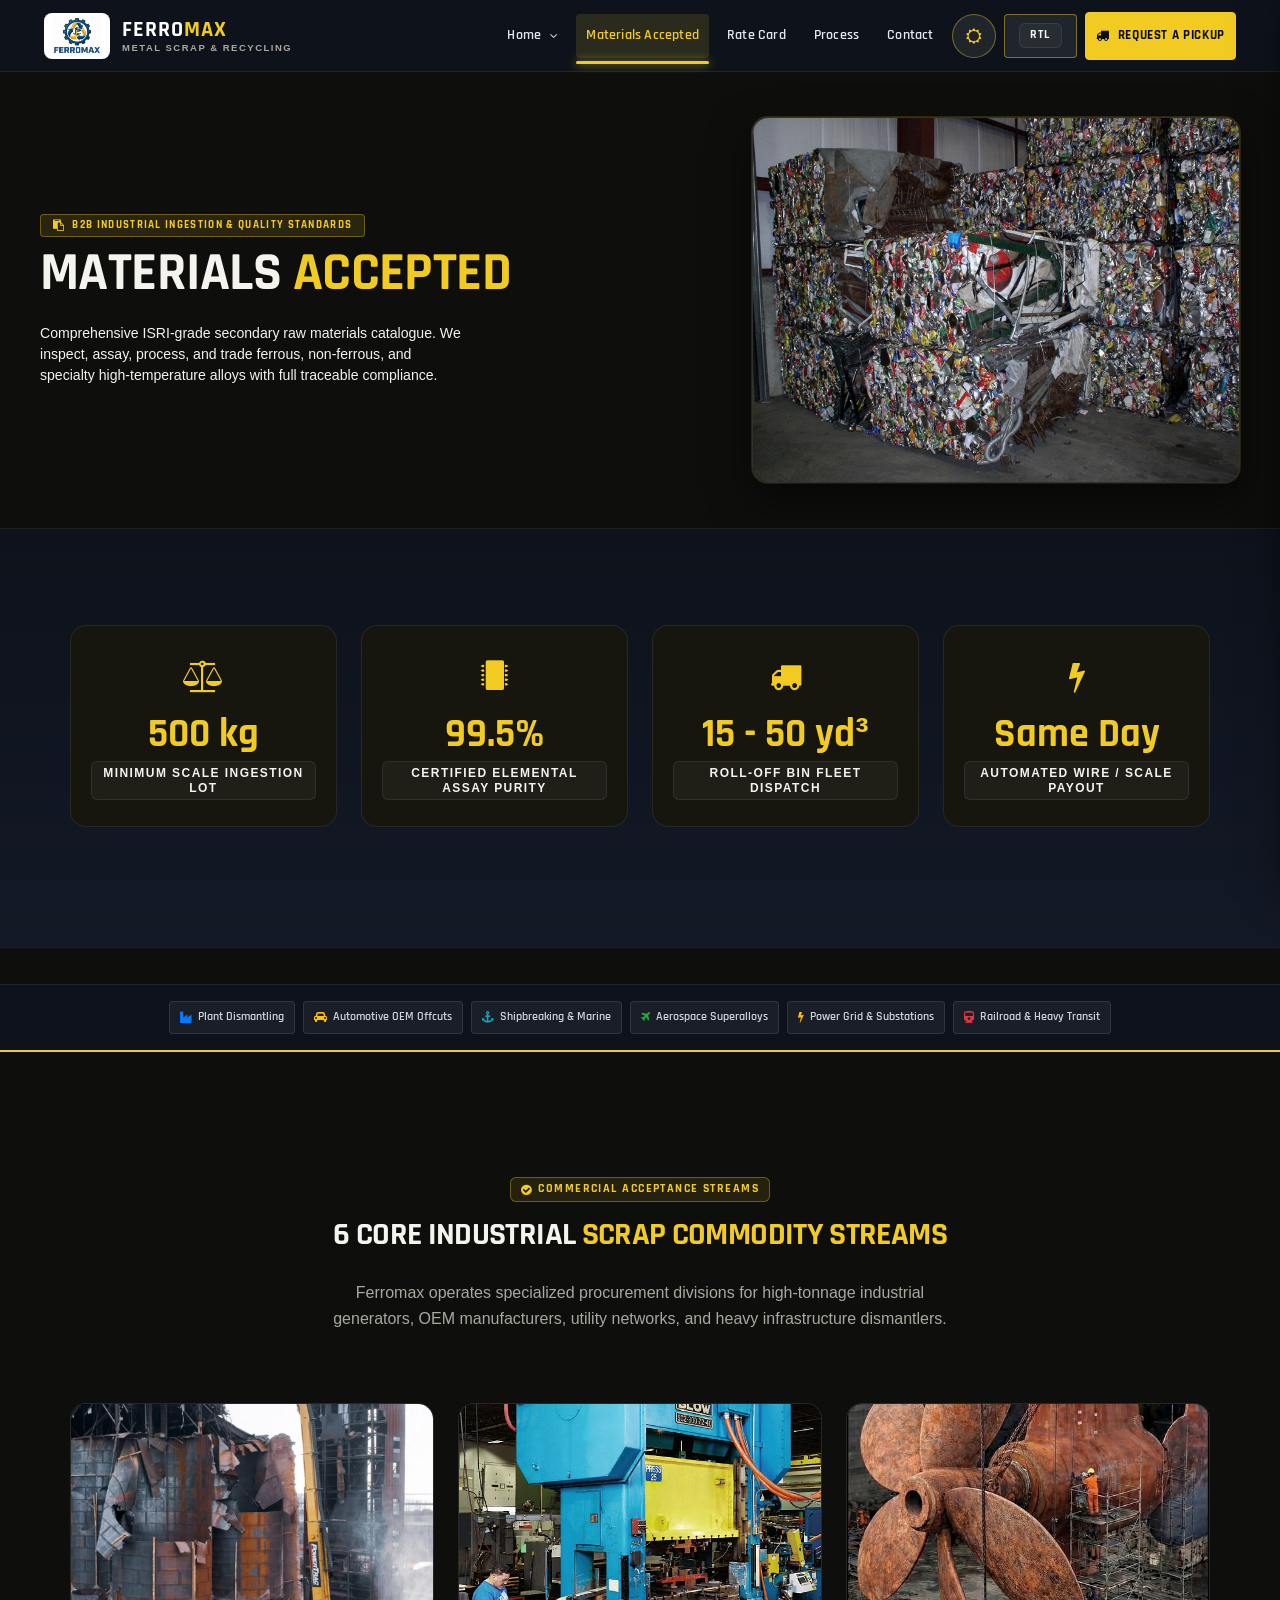
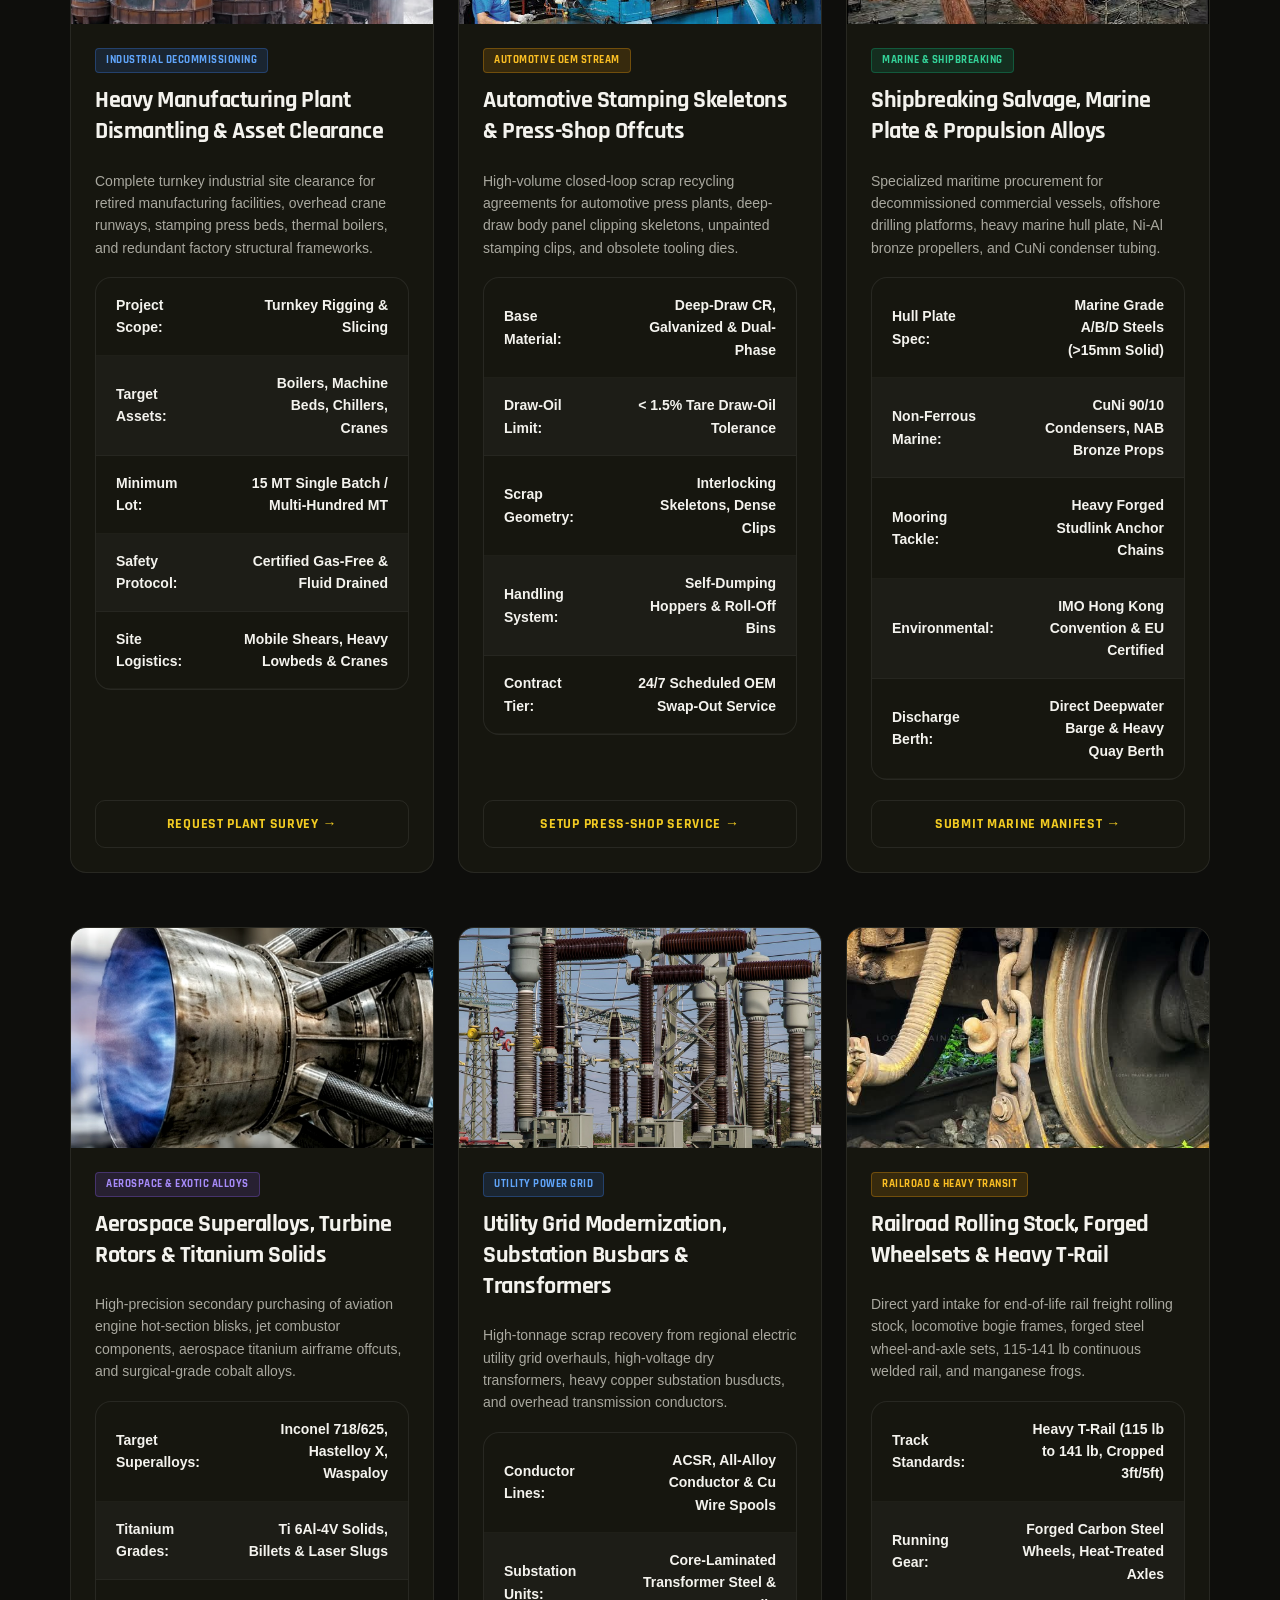
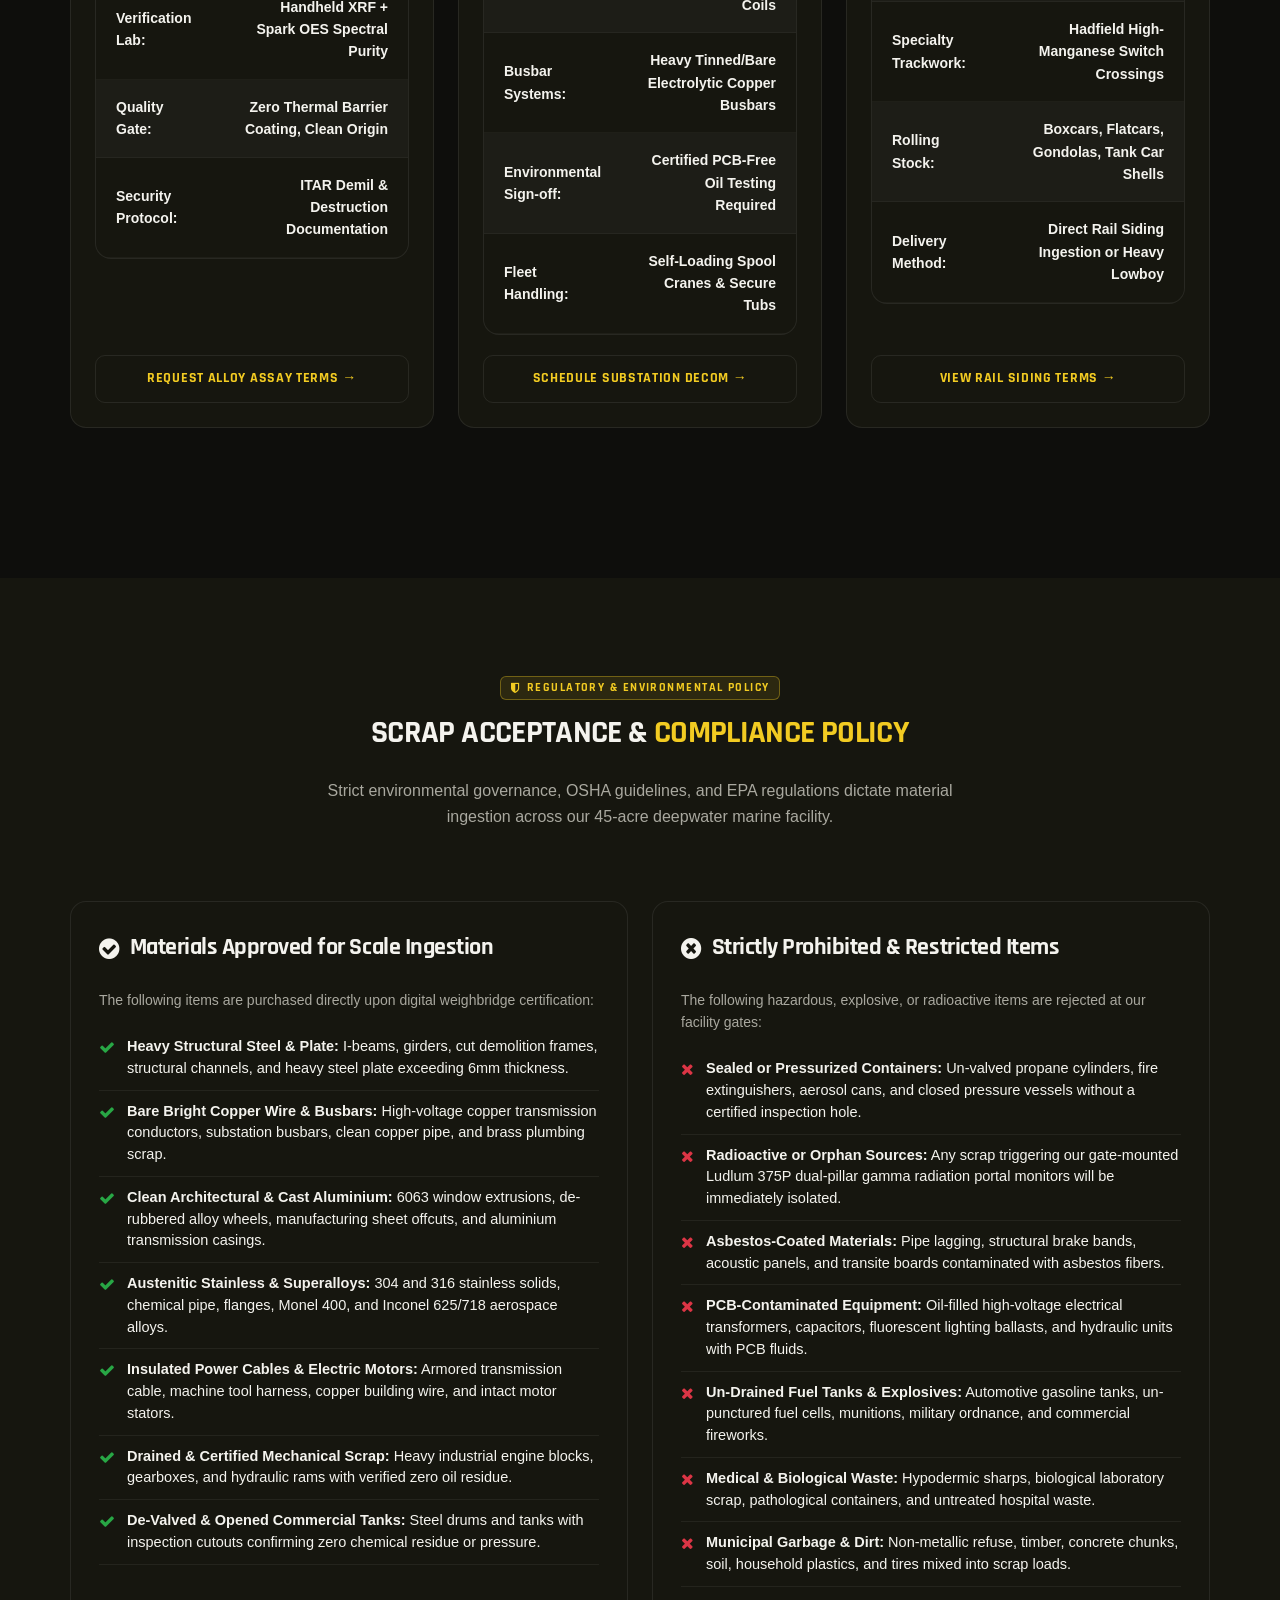
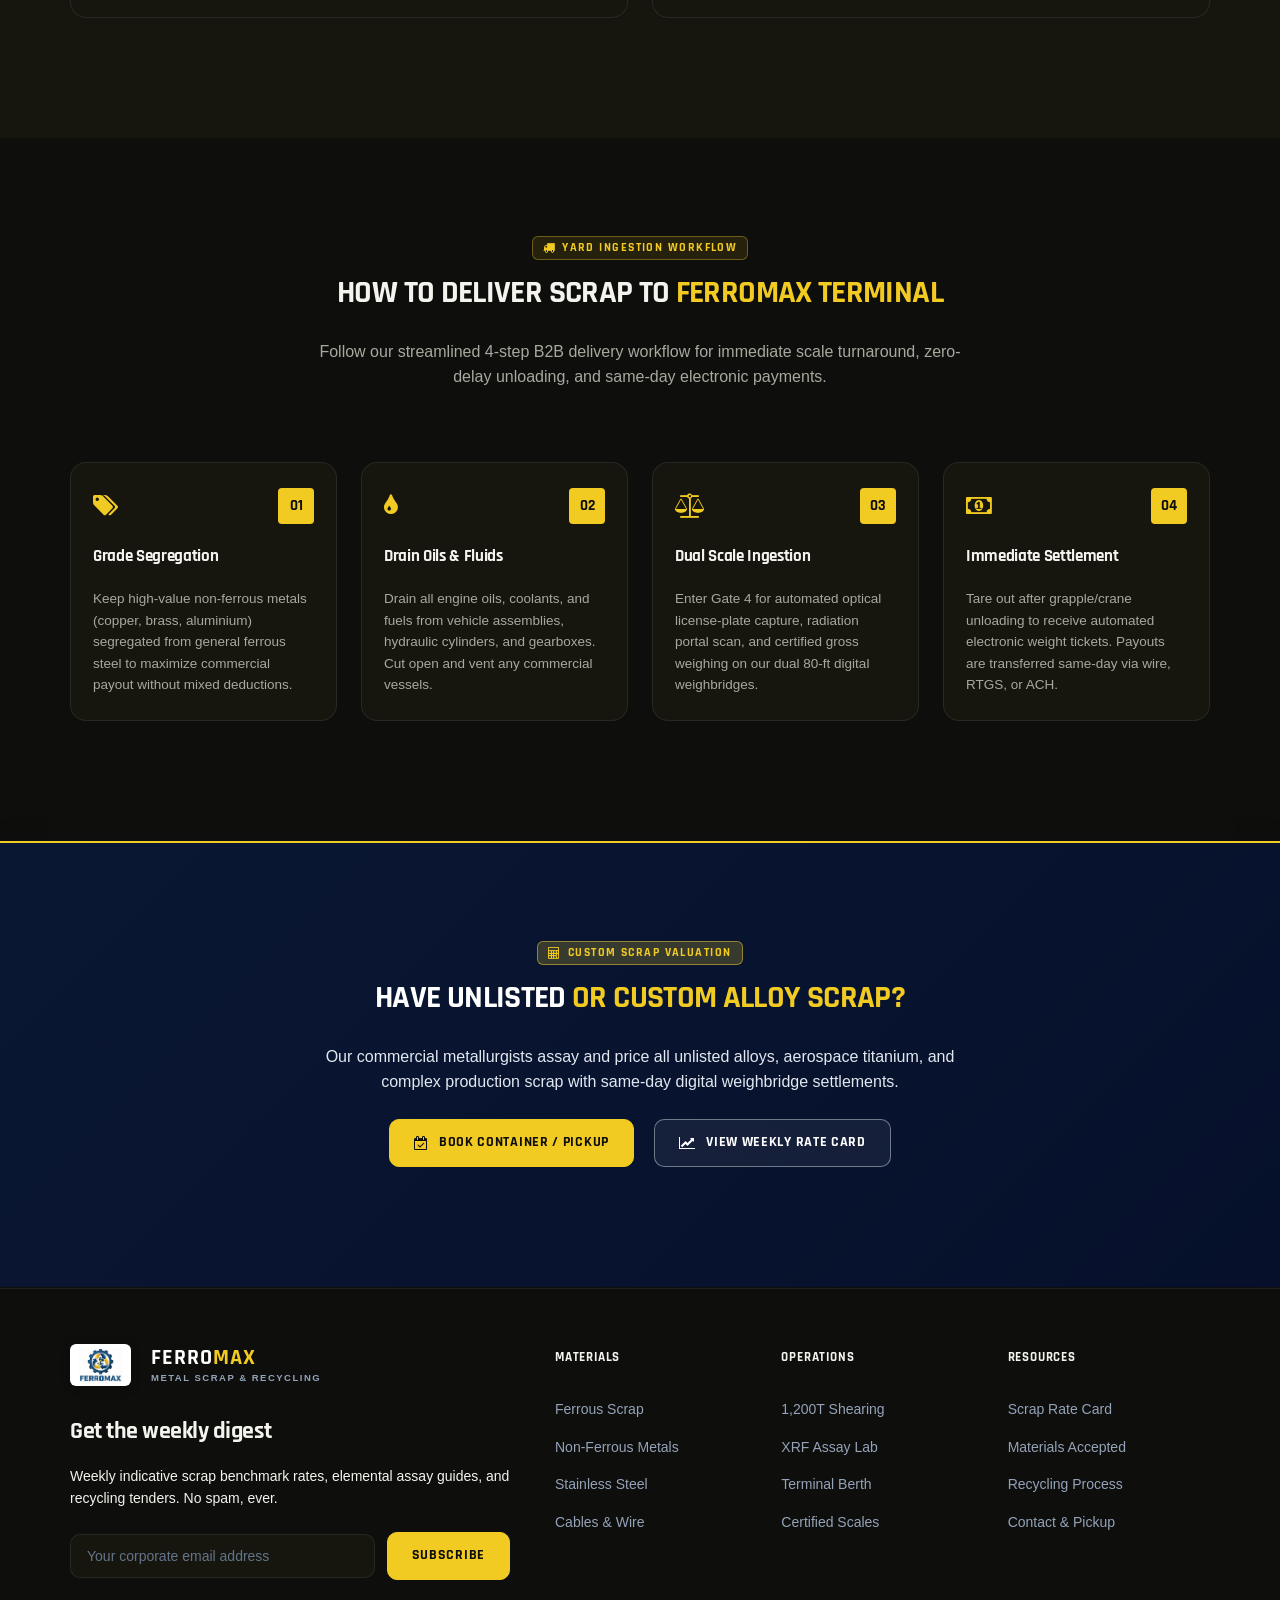
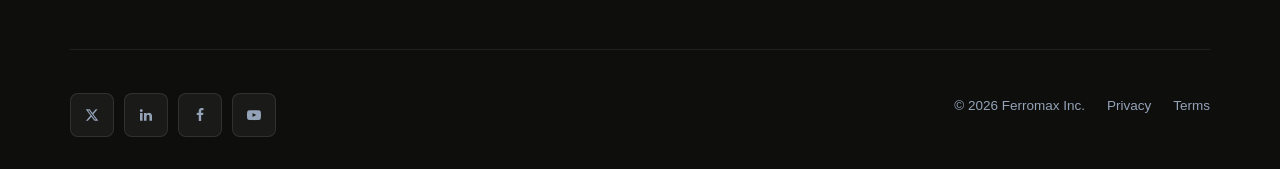
<file: material-recovery.html>
<!DOCTYPE html>
<html lang="en">
   <head>
      <!-- basic -->
      <meta charset="utf-8">
      <meta http-equiv="X-UA-Compatible" content="IE=edge">
      <!-- mobile metas -->
      <meta name="viewport" content="width=device-width, initial-scale=1, maximum-scale=1">
      <!-- site metas -->
      <title>Materials Accepted | Ferromax Industrial Scrap &amp; Recycling</title>
      <meta name="keywords" content="metal scrap catalogue, ferrous scrap, non-ferrous metals, stainless steel scrap, electrical scrap, industrial scrap, ISRI grade specifications">
      <meta name="description" content="Ferromax Materials Accepted directory. Industrial product-catalogue-style directory for ferrous, non-ferrous, stainless steel, electrical, and industrial scrap metals.">
      <meta name="author" content="Ferromax Industrial Scrap &amp; Recycling">
      <!-- bootstrap css -->
      <link rel="stylesheet" href="assets/css/bootstrap.min.css">
      <!-- font-awesome -->
      <link rel="stylesheet" href="assets/css/font-awesome.min.css">
      <!-- style css -->
      <link rel="stylesheet" href="assets/css/style.css">
      <!-- responsive css -->
      <link rel="stylesheet" href="assets/css/responsive.css">
      <!-- custom industrial styles -->
      <link rel="stylesheet" href="assets/css/industrial.css">
      <!-- favicon -->
      <!-- favicon -->
      <link rel="icon" href="assets/images/Metal Logo.png" type="image/png" />
      <link rel="shortcut icon" href="assets/images/Metal Logo.png" type="image/png" />
      <!-- Theme & Direction Persistence Script: Immediate Execution in Head -->
      <script>
         (function() {
            var savedTheme = localStorage.getItem('ferromax_theme') || 'dark';
            document.documentElement.setAttribute('data-theme', savedTheme);
            var savedDir = localStorage.getItem('ferromax_dir') || 'ltr';
            document.documentElement.setAttribute('dir', savedDir);
         })();
      </script>
   </head>
   <body class="main-layout">
      

      

      <!-- Sidepanel Navigation (Mobile & Off-Canvas) -->
      <div class="sidepanel-overlay"></div>
      <div id="mySidepanel" class="sidepanel-custom">
         <div class="sidepanel-header">
            <a href="home-1.html" class="brand-link" aria-label="Ferromax Industrial Scrap">
               <img src="assets/images/Metal Logo.png" alt="Ferromax Industrial Scrap" class="brand-logo-img sidepanel-logo-img">
               <div class="brand-text-wrap ml-2">
                  <span class="brand-title">FERRO<span>MAX</span></span>
                  <span class="brand-tagline">Industrial Scrap</span>
               </div>
            </a>
            <button class="sidepanel-close" aria-label="Close Navigation"><i class="fa fa-times"></i></button>
         </div>
         <ul class="sidepanel-links">
            <li class="sidepanel-subitem"><a class="" href="home-1.html"><i class="fa fa-cubes"></i> Home 1 – Material Recovery Hub</a></li>
            <li class="sidepanel-subitem"><a class="" href="home-2.html"><i class="fa fa-cogs"></i> Home 2 – Recycling Operations</a></li>
            <li><a class="active" href="material-recovery.html"><i class="fa fa-th-large"></i> Materials Accepted</a></li>
            <li><a class="" href="rate-card.html"><i class="fa fa-line-chart"></i> Rate Card</a></li>
            <li><a class="" href="process.html"><i class="fa fa-refresh"></i> Process</a></li>
            <li><a class="" href="contact.html"><i class="fa fa-envelope-o"></i> Contact</a></li>
            <li class="sidepanel-item-toggle">
               <button class="theme-toggle-btn sidepanel-toggle-btn w-100 justify-content-center" aria-label="Toggle Light and Dark Mode" title="Toggle Theme">
                  <i class="fa fa-sun-o theme-icon-sun mr-2"></i>
                  <i class="fa fa-moon-o theme-icon-moon mr-2"></i>
                  <span class="theme-toggle-text">Toggle Light / Dark Mode</span>
               </button>
            </li>
            <li class="sidepanel-item-toggle">
               <button class="dir-toggle-btn sidepanel-dir-toggle w-100 justify-content-center" aria-label="Toggle Text Direction" title="Toggle Text Direction">
                  <span class="dir-toggle-label">Layout Direction: <span class="dir-indicator-badge">RTL</span></span>
               </button>
            </li>
            <li class="sidepanel-item-cta mt-2">
               <a href="contact.html#pickupSection" class="btn-industrial-primary w-100 text-center justify-content-center">
                  <i class="fa fa-truck"></i> Request a Pickup
               </a>
            </li>
         </ul>
         <div class="sidepanel-info">
            <h5>Yard Operations Desk</h5>
            <p><i class="fa fa-map-marker"></i> 104 Industrial Wharf Road, Terminal 4</p>
            <p><i class="fa fa-phone"></i> +1 (800) 482-7272</p>
            <p><i class="fa fa-clock-o"></i> Scales Open: Mon-Sat 06:30 - 18:30</p>
         </div>
      </div>

      <!-- Main Header -->
      <header class="header">
         <div class="container-fluid px-lg-5">
            <div class="row d_flex align-items-center">
               <div class="col-lg-3 col-md-4 col-7 logo_section">
                                    <a href="home-1.html" class="brand-link" aria-label="Ferromax Industrial Metal Scrap &amp; Recycling">
                     <img src="assets/images/Metal Logo.png" alt="Ferromax Industrial Metal Scrap &amp; Recycling" class="brand-logo-img">
                     <div class="brand-text-wrap ml-2">
                        <span class="brand-title">FERRO<span>MAX</span></span>
                        <span class="brand-tagline">Metal Scrap &amp; Recycling</span>
                     </div>
                  </a>
               </div>
               <div class="col-lg-9 col-md-8 col-5 text-right d-flex align-items-center justify-content-end">
                  <!-- Main Navigation Bar - Exact Order (1 to 8) -->
                  <ul class="navbar-nav-custom d-none d-lg-inline-flex align-items-center">
                     <li class="nav-item-dropdown">
                        <a href="home-1.html" class="nav-dropdown-toggle">
                           Home <i class="fa fa-angle-down"></i>
                        </a>
                        <ul class="nav-dropdown-menu">
                           <li><a href="home-1.html"><i class="fa fa-cubes"></i> Home 1 – Material Recovery Hub</a></li>
                           <li><a href="home-2.html"><i class="fa fa-cogs"></i> Home 2 – Recycling Operations</a></li>
                        </ul>
                     </li>
                     <li><a class="active" href="material-recovery.html">Materials Accepted</a></li>
                     <li><a class="" href="rate-card.html">Rate Card</a></li>
                     <li><a class="" href="process.html">Process</a></li>
                     <li><a class="" href="contact.html">Contact</a></li>
                     <li>
                        <button class="theme-toggle-btn ml-2" aria-label="Toggle Light and Dark Mode" title="Toggle Theme">
                           <i class="fa fa-sun-o theme-icon-sun"></i>
                           <i class="fa fa-moon-o theme-icon-moon"></i>
                        </button>
                     </li>
                     <li>
                        <button class="dir-toggle-btn ml-2" aria-label="Toggle Text Direction (LTR / RTL)" title="Toggle Text Direction"><span class="dir-indicator-badge">RTL</span></button>
                     </li>
                     <li>
                        <a href="contact.html#pickupSection" class="nav-cta-btn">
                           <i class="fa fa-truck"></i> Request a Pickup
                        </a>
                     </li>
                  </ul>
                  <!-- Mobile Hamburger Toggle (Exclusively on mobile/tablet screens) -->
                  <button class="openbtn-custom d-inline-flex d-lg-none" aria-label="Open Navigation">
                     <i class="fa fa-bars fa-lg"></i>
                  </button>
               </div>
            </div>
         </div>
      </header>

      <!-- Shared Page Hero: Catalogue / Materials Accepted -->
      <section class="page-hero">
         <div class="page-hero-container">
            <div class="page-hero-content">
               <span class="hero-badge-pill">
                  <i class="fa fa-clipboard"></i> B2B Industrial Ingestion &amp; Quality Standards
               </span>
               <h1 class="page-hero-title">
                  MATERIALS <span class="highlight-gold">ACCEPTED</span>
               </h1>
               <p class="page-hero-lead">
                  Comprehensive ISRI-grade secondary raw materials catalogue. We inspect, assay, process, and trade ferrous, non-ferrous, and specialty high-temperature alloys with full traceable compliance.
               </p>
            </div>
            <div class="page-hero-media">
               <figure class="page-hero-figure" style="--focal: center center;">
                  <img src="assets/images/hero/hero-catalogue-1200.jpg"
                       srcset="assets/images/hero/hero-catalogue-800.jpg 800w, assets/images/hero/hero-catalogue-1200.jpg 1200w, assets/images/hero/hero-catalogue-1600.jpg 1600w"
                       sizes="(max-width: 899px) 100vw, (max-width: 1280px) 45vw, 544px"
                       width="1600" height="1200"
                       alt="Sorted and high-density baled steel scrap metal cubes stacked in an industrial recycling yard"
                       fetchpriority="high"
                       decoding="async">
               </figure>
            </div>
         </div>
      </section>

      <!-- Quick Acceptance Standards Metric Bar -->
      <section class="stats-banner-section py-4">
         <div class="container">
            <div class="row">
               <div class="col-lg-3 col-sm-6 mb-lg-0 mb-3">
                  <div class="stat-box-card">
                     <div class="stat-icon"><i class="fa fa-balance-scale"></i></div>
                     <div class="stat-number">500<span> kg</span></div>
                     <div class="stat-label">Minimum Scale Ingestion Lot</div>
                  </div>
               </div>
               <div class="col-lg-3 col-sm-6 mb-lg-0 mb-3">
                  <div class="stat-box-card">
                     <div class="stat-icon"><i class="fa fa-microchip"></i></div>
                     <div class="stat-number">99.5<span>%</span></div>
                     <div class="stat-label">Certified Elemental Assay Purity</div>
                  </div>
               </div>
               <div class="col-lg-3 col-sm-6 mb-sm-0 mb-3">
                  <div class="stat-box-card">
                     <div class="stat-icon"><i class="fa fa-truck"></i></div>
                     <div class="stat-number">15 - 50<span> yd³</span></div>
                     <div class="stat-label">Roll-Off Bin Fleet Dispatch</div>
                  </div>
               </div>
               <div class="col-lg-3 col-sm-6">
                  <div class="stat-box-card">
                     <div class="stat-icon"><i class="fa fa-bolt"></i></div>
                     <div class="stat-number">Same<span> Day</span></div>
                     <div class="stat-label">Automated Wire / Scale Payout</div>
                  </div>
               </div>
            </div>
         </div>
      </section>

      <!-- Category Filter Navigation Strip -->
      <div class="catalogue-nav-strip">
         <div class="container">
            <ul class="catalogue-nav-links">
               <li><a href="#stream-plant-decom"><i class="fa fa-industry text-primary"></i> Plant Dismantling</a></li>
               <li><a href="#stream-auto-stamping"><i class="fa fa-car text-warning"></i> Automotive OEM Offcuts</a></li>
               <li><a href="#stream-marine-salvage"><i class="fa fa-anchor text-info"></i> Shipbreaking &amp; Marine</a></li>
               <li><a href="#stream-aero-alloys"><i class="fa fa-plane text-success"></i> Aerospace Superalloys</a></li>
               <li><a href="#stream-grid-power"><i class="fa fa-bolt text-warning"></i> Power Grid &amp; Substations</a></li>
               <li><a href="#stream-rail-transit"><i class="fa fa-train text-danger"></i> Railroad &amp; Heavy Transit</a></li>
            </ul>
         </div>
      </div>

      <!-- Core Materials Accepted Streams Grid -->
      <section class="section-py section-dark" id="sec-accepted-streams">
         <div class="container">
            <div class="row text-center mb-5">
               <div class="col-lg-10 mx-auto">
                  <span class="section-badge-tag"><i class="fa fa-check-circle"></i> Commercial Acceptance Streams</span>
                  <h2 class="section-main-heading">
                     6 CORE INDUSTRIAL <span>SCRAP COMMODITY STREAMS</span>
                  </h2>
                  <p class="section-subtext">
                     Ferromax operates specialized procurement divisions for high-tonnage industrial generators, OEM manufacturers, utility networks, and heavy infrastructure dismantlers.
                  </p>
               </div>
            </div>

            <div class="row">
               <!-- Stream 1: Heavy Manufacturing Plant Dismantling & Capital Assets -->
               <div class="col-lg-4 col-md-6 mb-4" id="stream-plant-decom">
                  <div class="acceptance-stream-card">
                     <div class="acceptance-card-img-wrap">
                        <img src="assets/images/Heavy Manufacturing Plant Dismantling &amp; Asset Clearance.jpg" alt="Heavy Manufacturing Plant Dismantling &amp; Asset Clearance" loading="lazy">
                        <span class="card-img-overlay-badge"><i class="fa fa-industry mr-1"></i> Capital Plant Salvage</span>
                     </div>
                     <div class="acceptance-card-body">
                        <span class="acceptance-category-badge badge-ferrous">Industrial Decommissioning</span>
                        <h3 class="acceptance-stream-title">Heavy Manufacturing Plant Dismantling &amp; Asset Clearance</h3>
                        <p class="acceptance-stream-desc">
                           Complete turnkey industrial site clearance for retired manufacturing facilities, overhead crane runways, stamping press beds, thermal boilers, and redundant factory structural frameworks.
                        </p>
                        <table class="acceptance-specs-table">
                           <tr>
                              <td class="spec-title">Project Scope:</td>
                              <td class="spec-val">Turnkey Rigging &amp; Slicing</td>
                           </tr>
                           <tr>
                              <td class="spec-title">Target Assets:</td>
                              <td class="spec-val">Boilers, Machine Beds, Chillers, Cranes</td>
                           </tr>
                           <tr>
                              <td class="spec-title">Minimum Lot:</td>
                              <td class="spec-val">15 MT Single Batch / Multi-Hundred MT</td>
                           </tr>
                           <tr>
                              <td class="spec-title">Safety Protocol:</td>
                              <td class="spec-val">Certified Gas-Free &amp; Fluid Drained</td>
                           </tr>
                           <tr>
                              <td class="spec-title">Site Logistics:</td>
                              <td class="spec-val">Mobile Shears, Heavy Lowbeds &amp; Cranes</td>
                           </tr>
                        </table>
                        <div class="mt-auto">
                           <a href="contact.html#pickupSection" class="btn-industrial-outline w-100 text-center">Request Plant Survey &rarr;</a>
                        </div>
                     </div>
                  </div>
               </div>

               <!-- Stream 2: Automotive Press-Shop Stamping Skeletons & Production Offcuts -->
               <div class="col-lg-4 col-md-6 mb-4" id="stream-auto-stamping">
                  <div class="acceptance-stream-card">
                     <div class="acceptance-card-img-wrap">
                        <img src="assets/images/Automotive Stamping Skeletons &amp; Press-Shop Offcuts.jpg" alt="Automotive Stamping Skeletons &amp; Press-Shop Offcuts" loading="lazy">
                        <span class="card-img-overlay-badge"><i class="fa fa-car mr-1"></i> OEM Closed-Loop</span>
                     </div>
                     <div class="acceptance-card-body">
                        <span class="acceptance-category-badge badge-heavy">Automotive OEM Stream</span>
                        <h3 class="acceptance-stream-title">Automotive Stamping Skeletons &amp; Press-Shop Offcuts</h3>
                        <p class="acceptance-stream-desc">
                           High-volume closed-loop scrap recycling agreements for automotive press plants, deep-draw body panel clipping skeletons, unpainted stamping clips, and obsolete tooling dies.
                        </p>
                        <table class="acceptance-specs-table">
                           <tr>
                              <td class="spec-title">Base Material:</td>
                              <td class="spec-val">Deep-Draw CR, Galvanized &amp; Dual-Phase</td>
                           </tr>
                           <tr>
                              <td class="spec-title">Draw-Oil Limit:</td>
                              <td class="spec-val">&lt; 1.5% Tare Draw-Oil Tolerance</td>
                           </tr>
                           <tr>
                              <td class="spec-title">Scrap Geometry:</td>
                              <td class="spec-val">Interlocking Skeletons, Dense Clips</td>
                           </tr>
                           <tr>
                              <td class="spec-title">Handling System:</td>
                              <td class="spec-val">Self-Dumping Hoppers &amp; Roll-Off Bins</td>
                           </tr>
                           <tr>
                              <td class="spec-title">Contract Tier:</td>
                              <td class="spec-val">24/7 Scheduled OEM Swap-Out Service</td>
                           </tr>
                        </table>
                        <div class="mt-auto">
                           <a href="contact.html#pickupSection" class="btn-industrial-outline w-100 text-center">Setup Press-Shop Service &rarr;</a>
                        </div>
                     </div>
                  </div>
               </div>

               <!-- Stream 3: Shipbreaking Salvage, Marine Hull Plate & Propulsion Alloys -->
               <div class="col-lg-4 col-md-6 mb-4" id="stream-marine-salvage">
                  <div class="acceptance-stream-card">
                     <div class="acceptance-card-img-wrap">
                        <img src="assets/images/Shipbreaking Salvage, Marine Plate &amp; Propulsion Alloys.jpg" alt="Shipbreaking Salvage, Marine Plate &amp; Propulsion Alloys" loading="lazy">
                        <span class="card-img-overlay-badge"><i class="fa fa-anchor mr-1"></i> Maritime Fleet Salvage</span>
                     </div>
                     <div class="acceptance-card-body">
                        <span class="acceptance-category-badge badge-nonferrous">Marine &amp; Shipbreaking</span>
                        <h3 class="acceptance-stream-title">Shipbreaking Salvage, Marine Plate &amp; Propulsion Alloys</h3>
                        <p class="acceptance-stream-desc">
                           Specialized maritime procurement for decommissioned commercial vessels, offshore drilling platforms, heavy marine hull plate, Ni-Al bronze propellers, and CuNi condenser tubing.
                        </p>
                        <table class="acceptance-specs-table">
                           <tr>
                              <td class="spec-title">Hull Plate Spec:</td>
                              <td class="spec-val">Marine Grade A/B/D Steels (&gt;15mm Solid)</td>
                           </tr>
                           <tr>
                              <td class="spec-title">Non-Ferrous Marine:</td>
                              <td class="spec-val">CuNi 90/10 Condensers, NAB Bronze Props</td>
                           </tr>
                           <tr>
                              <td class="spec-title">Mooring Tackle:</td>
                              <td class="spec-val">Heavy Forged Studlink Anchor Chains</td>
                           </tr>
                           <tr>
                              <td class="spec-title">Environmental:</td>
                              <td class="spec-val">IMO Hong Kong Convention &amp; EU Certified</td>
                           </tr>
                           <tr>
                              <td class="spec-title">Discharge Berth:</td>
                              <td class="spec-val">Direct Deepwater Barge &amp; Heavy Quay Berth</td>
                           </tr>
                        </table>
                        <div class="mt-auto">
                           <a href="contact.html#pickupSection" class="btn-industrial-outline w-100 text-center">Submit Marine Manifest &rarr;</a>
                        </div>
                     </div>
                  </div>
               </div>

               <!-- Stream 4: Aerospace Superalloys, Turbine Rotors & Titanium Solids -->
               <div class="col-lg-4 col-md-6 mb-4" id="stream-aero-alloys">
                  <div class="acceptance-stream-card">
                     <div class="acceptance-card-img-wrap">
                        <img src="assets/images/Aerospace Superalloys, Turbine Rotors &amp; Titanium Solids.jpg" alt="Aerospace Superalloys, Turbine Rotors &amp; Titanium Solids" loading="lazy">
                        <span class="card-img-overlay-badge"><i class="fa fa-plane mr-1"></i> Aero &amp; High-Temp</span>
                     </div>
                     <div class="acceptance-card-body">
                        <span class="acceptance-category-badge badge-alloy">Aerospace &amp; Exotic Alloys</span>
                        <h3 class="acceptance-stream-title">Aerospace Superalloys, Turbine Rotors &amp; Titanium Solids</h3>
                        <p class="acceptance-stream-desc">
                           High-precision secondary purchasing of aviation engine hot-section blisks, jet combustor components, aerospace titanium airframe offcuts, and surgical-grade cobalt alloys.
                        </p>
                        <table class="acceptance-specs-table">
                           <tr>
                              <td class="spec-title">Target Superalloys:</td>
                              <td class="spec-val">Inconel 718/625, Hastelloy X, Waspaloy</td>
                           </tr>
                           <tr>
                              <td class="spec-title">Titanium Grades:</td>
                              <td class="spec-val">Ti 6Al-4V Solids, Billets &amp; Laser Slugs</td>
                           </tr>
                           <tr>
                              <td class="spec-title">Verification Lab:</td>
                              <td class="spec-val">Handheld XRF + Spark OES Spectral Purity</td>
                           </tr>
                           <tr>
                              <td class="spec-title">Quality Gate:</td>
                              <td class="spec-val">Zero Thermal Barrier Coating, Clean Origin</td>
                           </tr>
                           <tr>
                              <td class="spec-title">Security Protocol:</td>
                              <td class="spec-val">ITAR Demil &amp; Destruction Documentation</td>
                           </tr>
                        </table>
                        <div class="mt-auto">
                           <a href="contact.html#pickupSection" class="btn-industrial-outline w-100 text-center">Request Alloy Assay Terms &rarr;</a>
                        </div>
                     </div>
                  </div>
               </div>

               <!-- Stream 5: Utility Grid Modernization, Substation Busbars & Transformers -->
               <div class="col-lg-4 col-md-6 mb-4" id="stream-grid-power">
                  <div class="acceptance-stream-card">
                     <div class="acceptance-card-img-wrap">
                        <img src="assets/images/Utility Grid Modernization, Substation Busbars &amp; Transformers.jpg" alt="Utility Grid Modernization, Substation Busbars &amp; Transformers" loading="lazy">
                        <span class="card-img-overlay-badge"><i class="fa fa-bolt mr-1"></i> Power Utility Stream</span>
                     </div>
                     <div class="acceptance-card-body">
                        <span class="acceptance-category-badge badge-ferrous">Utility Power Grid</span>
                        <h3 class="acceptance-stream-title">Utility Grid Modernization, Substation Busbars &amp; Transformers</h3>
                        <p class="acceptance-stream-desc">
                           High-tonnage scrap recovery from regional electric utility grid overhauls, high-voltage dry transformers, heavy copper substation busducts, and overhead transmission conductors.
                        </p>
                        <table class="acceptance-specs-table">
                           <tr>
                              <td class="spec-title">Conductor Lines:</td>
                              <td class="spec-val">ACSR, All-Alloy Conductor &amp; Cu Wire Spools</td>
                           </tr>
                           <tr>
                              <td class="spec-title">Substation Units:</td>
                              <td class="spec-val">Core-Laminated Transformer Steel &amp; Coils</td>
                           </tr>
                           <tr>
                              <td class="spec-title">Busbar Systems:</td>
                              <td class="spec-val">Heavy Tinned/Bare Electrolytic Copper Busbars</td>
                           </tr>
                           <tr>
                              <td class="spec-title">Environmental Sign-off:</td>
                              <td class="spec-val">Certified PCB-Free Oil Testing Required</td>
                           </tr>
                           <tr>
                              <td class="spec-title">Fleet Handling:</td>
                              <td class="spec-val">Self-Loading Spool Cranes &amp; Secure Tubs</td>
                           </tr>
                        </table>
                        <div class="mt-auto">
                           <a href="contact.html#pickupSection" class="btn-industrial-outline w-100 text-center">Schedule Substation Decom &rarr;</a>
                        </div>
                     </div>
                  </div>
               </div>

               <!-- Stream 6: Railroad Rolling Stock, Heavy Transit Track & Wheelsets -->
               <div class="col-lg-4 col-md-6 mb-4" id="stream-rail-transit">
                  <div class="acceptance-stream-card">
                     <div class="acceptance-card-img-wrap">
                        <img src="assets/images/Railroad Rolling Stock, Forged Wheelsets &amp; Heavy T-Rail.jpg" alt="Railroad Rolling Stock, Forged Wheelsets &amp; Heavy T-Rail" loading="lazy">
                        <span class="card-img-overlay-badge"><i class="fa fa-train mr-1"></i> Heavy Rail &amp; Transit</span>
                     </div>
                     <div class="acceptance-card-body">
                        <span class="acceptance-category-badge badge-heavy">Railroad &amp; Heavy Transit</span>
                        <h3 class="acceptance-stream-title">Railroad Rolling Stock, Forged Wheelsets &amp; Heavy T-Rail</h3>
                        <p class="acceptance-stream-desc">
                           Direct yard intake for end-of-life rail freight rolling stock, locomotive bogie frames, forged steel wheel-and-axle sets, 115-141 lb continuous welded rail, and manganese frogs.
                        </p>
                        <table class="acceptance-specs-table">
                           <tr>
                              <td class="spec-title">Track Standards:</td>
                              <td class="spec-val">Heavy T-Rail (115 lb to 141 lb, Cropped 3ft/5ft)</td>
                           </tr>
                           <tr>
                              <td class="spec-title">Running Gear:</td>
                              <td class="spec-val">Forged Carbon Steel Wheels, Heat-Treated Axles</td>
                           </tr>
                           <tr>
                              <td class="spec-title">Specialty Trackwork:</td>
                              <td class="spec-val">Hadfield High-Manganese Switch Crossings</td>
                           </tr>
                           <tr>
                              <td class="spec-title">Rolling Stock:</td>
                              <td class="spec-val">Boxcars, Flatcars, Gondolas, Tank Car Shells</td>
                           </tr>
                           <tr>
                              <td class="spec-title">Delivery Method:</td>
                              <td class="spec-val">Direct Rail Siding Ingestion or Heavy Lowboy</td>
                           </tr>
                        </table>
                        <div class="mt-auto">
                           <a href="contact.html#pickupSection" class="btn-industrial-outline w-100 text-center">View Rail Siding Terms &rarr;</a>
                        </div>
                     </div>
                  </div>
               </div>
            </div>
         </div>
      </section>

      <!-- Compliance Matrix: What We Accept vs. What We Prohibit -->
      <section class="section-py section-surface" id="sec-compliance-matrix">
         <div class="container">
            <div class="row text-center mb-5">
               <div class="col-lg-10 mx-auto">
                  <span class="section-badge-tag"><i class="fa fa-shield"></i> Regulatory &amp; Environmental Policy</span>
                  <h2 class="section-main-heading">
                     SCRAP ACCEPTANCE &amp; <span>COMPLIANCE POLICY</span>
                  </h2>
                  <p class="section-subtext">
                     Strict environmental governance, OSHA guidelines, and EPA regulations dictate material ingestion across our 45-acre deepwater marine facility.
                  </p>
               </div>
            </div>

            <div class="row">
               <!-- Col 1: What We Accept -->
               <div class="col-lg-6 mb-4">
                  <div class="compliance-matrix-card is-accepted">
                     <h3 class="compliance-header-title">
                        <i class="fa fa-check-circle"></i> Materials Approved for Scale Ingestion
                     </h3>
                     <p style="font-size: 14px; color: #F2CB22; margin-bottom: 15px;">
                        The following items are purchased directly upon digital weighbridge certification:
                     </p>
                     <ul class="compliance-items-list">
                        <li>
                           <i class="fa fa-check text-success"></i>
                           <div><strong>Heavy Structural Steel &amp; Plate:</strong> I-beams, girders, cut demolition frames, structural channels, and heavy steel plate exceeding 6mm thickness.</div>
                        </li>
                        <li>
                           <i class="fa fa-check text-success"></i>
                           <div><strong>Bare Bright Copper Wire &amp; Busbars:</strong> High-voltage copper transmission conductors, substation busbars, clean copper pipe, and brass plumbing scrap.</div>
                        </li>
                        <li>
                           <i class="fa fa-check text-success"></i>
                           <div><strong>Clean Architectural &amp; Cast Aluminium:</strong> 6063 window extrusions, de-rubbered alloy wheels, manufacturing sheet offcuts, and aluminium transmission casings.</div>
                        </li>
                        <li>
                           <i class="fa fa-check text-success"></i>
                           <div><strong>Austenitic Stainless &amp; Superalloys:</strong> 304 and 316 stainless solids, chemical pipe, flanges, Monel 400, and Inconel 625/718 aerospace alloys.</div>
                        </li>
                        <li>
                           <i class="fa fa-check text-success"></i>
                           <div><strong>Insulated Power Cables &amp; Electric Motors:</strong> Armored transmission cable, machine tool harness, copper building wire, and intact motor stators.</div>
                        </li>
                        <li>
                           <i class="fa fa-check text-success"></i>
                           <div><strong>Drained &amp; Certified Mechanical Scrap:</strong> Heavy industrial engine blocks, gearboxes, and hydraulic rams with verified zero oil residue.</div>
                        </li>
                        <li>
                           <i class="fa fa-check text-success"></i>
                           <div><strong>De-Valved &amp; Opened Commercial Tanks:</strong> Steel drums and tanks with inspection cutouts confirming zero chemical residue or pressure.</div>
                        </li>
                     </ul>
                  </div>
               </div>

               <!-- Col 2: What We Prohibit -->
               <div class="col-lg-6 mb-4">
                  <div class="compliance-matrix-card is-prohibited">
                     <h3 class="compliance-header-title">
                        <i class="fa fa-times-circle"></i> Strictly Prohibited &amp; Restricted Items
                     </h3>
                     <p style="font-size: 14px; color: #a9a89f; margin-bottom: 15px;">
                        The following hazardous, explosive, or radioactive items are rejected at our facility gates:
                     </p>
                     <ul class="compliance-items-list">
                        <li>
                           <i class="fa fa-times text-danger"></i>
                           <div><strong>Sealed or Pressurized Containers:</strong> Un-valved propane cylinders, fire extinguishers, aerosol cans, and closed pressure vessels without a certified inspection hole.</div>
                        </li>
                        <li>
                           <i class="fa fa-times text-danger"></i>
                           <div><strong>Radioactive or Orphan Sources:</strong> Any scrap triggering our gate-mounted Ludlum 375P dual-pillar gamma radiation portal monitors will be immediately isolated.</div>
                        </li>
                        <li>
                           <i class="fa fa-times text-danger"></i>
                           <div><strong>Asbestos-Coated Materials:</strong> Pipe lagging, structural brake bands, acoustic panels, and transite boards contaminated with asbestos fibers.</div>
                        </li>
                        <li>
                           <i class="fa fa-times text-danger"></i>
                           <div><strong>PCB-Contaminated Equipment:</strong> Oil-filled high-voltage electrical transformers, capacitors, fluorescent lighting ballasts, and hydraulic units with PCB fluids.</div>
                        </li>
                        <li>
                           <i class="fa fa-times text-danger"></i>
                           <div><strong>Un-Drained Fuel Tanks &amp; Explosives:</strong> Automotive gasoline tanks, un-punctured fuel cells, munitions, military ordnance, and commercial fireworks.</div>
                        </li>
                        <li>
                           <i class="fa fa-times text-danger"></i>
                           <div><strong>Medical &amp; Biological Waste:</strong> Hypodermic sharps, biological laboratory scrap, pathological containers, and untreated hospital waste.</div>
                        </li>
                        <li>
                           <i class="fa fa-times text-danger"></i>
                           <div><strong>Municipal Garbage &amp; Dirt:</strong> Non-metallic refuse, timber, concrete chunks, soil, household plastics, and tires mixed into scrap loads.</div>
                        </li>
                     </ul>
                  </div>
               </div>
            </div>
         </div>
      </section>

      <!-- Industrial Seller Preparation & Delivery Protocols -->
      <section class="section-py section-dark" id="sec-seller-guide">
         <div class="container">
            <div class="row text-center mb-5">
               <div class="col-lg-10 mx-auto">
                  <span class="section-badge-tag"><i class="fa fa-truck"></i> Yard Ingestion Workflow</span>
                  <h2 class="section-main-heading">
                     HOW TO DELIVER SCRAP TO <span>FERROMAX TERMINAL</span>
                  </h2>
                  <p class="section-subtext">
                     Follow our streamlined 4-step B2B delivery workflow for immediate scale turnaround, zero-delay unloading, and same-day electronic payments.
                  </p>
               </div>
            </div>

            <div class="row">
               <!-- Step 1 -->
               <div class="col-lg-3 col-sm-6 mb-4">
                  <div class="stat-box-card text-left p-4 h-100">
                     <div class="d-flex align-items-center justify-content-between mb-3 w-100">
                        <div class="stat-icon m-0" style="font-size: 24px;"><i class="fa fa-tags"></i></div>
                        <span class="op-step-num m-0">01</span>
                     </div>
                     <h4 class="font-weight-bold mb-2">Grade Segregation</h4>
                     <p style="font-size: 13.5px; line-height: 1.6;">
                        Keep high-value non-ferrous metals (copper, brass, aluminium) segregated from general ferrous steel to maximize commercial payout without mixed deductions.
                     </p>
                  </div>
               </div>

               <!-- Step 2 -->
               <div class="col-lg-3 col-sm-6 mb-4">
                  <div class="stat-box-card text-left p-4 h-100">
                     <div class="d-flex align-items-center justify-content-between mb-3 w-100">
                        <div class="stat-icon m-0" style="font-size: 24px;"><i class="fa fa-tint"></i></div>
                        <span class="op-step-num m-0">02</span>
                     </div>
                     <h4 class="font-weight-bold mb-2">Drain Oils &amp; Fluids</h4>
                     <p style="font-size: 13.5px; line-height: 1.6;">
                        Drain all engine oils, coolants, and fuels from vehicle assemblies, hydraulic cylinders, and gearboxes. Cut open and vent any commercial vessels.
                     </p>
                  </div>
               </div>

               <!-- Step 3 -->
               <div class="col-lg-3 col-sm-6 mb-4">
                  <div class="stat-box-card text-left p-4 h-100">
                     <div class="d-flex align-items-center justify-content-between mb-3 w-100">
                        <div class="stat-icon m-0" style="font-size: 24px;"><i class="fa fa-balance-scale"></i></div>
                        <span class="op-step-num m-0">03</span>
                     </div>
                     <h4 class="font-weight-bold mb-2">Dual Scale Ingestion</h4>
                     <p style="font-size: 13.5px; line-height: 1.6;">
                        Enter Gate 4 for automated optical license-plate capture, radiation portal scan, and certified gross weighing on our dual 80-ft digital weighbridges.
                     </p>
                  </div>
               </div>

               <!-- Step 4 -->
               <div class="col-lg-3 col-sm-6 mb-4">
                  <div class="stat-box-card text-left p-4 h-100">
                     <div class="d-flex align-items-center justify-content-between mb-3 w-100">
                        <div class="stat-icon m-0" style="font-size: 24px;"><i class="fa fa-money"></i></div>
                        <span class="op-step-num m-0">04</span>
                     </div>
                     <h4 class="font-weight-bold mb-2">Immediate Settlement</h4>
                     <p style="font-size: 13.5px; line-height: 1.6;">
                        Tare out after grapple/crane unloading to receive automated electronic weight tickets. Payouts are transferred same-day via wire, RTGS, or ACH.
                     </p>
                  </div>
               </div>
            </div>
         </div>
      </section>
      <!-- Bottom Catalogue Inquiry CTA Banner -->
      <section class="section-py text-center position-relative cta-banner-industrial">
         <div class="container">
            <div class="row justify-content-center">
               <div class="col-lg-9">
                  <span class="section-badge-tag"><i class="fa fa-calculator"></i> Custom Scrap Valuation</span>
                  <h2 class="section-main-heading mb-3">HAVE UNLISTED <span>OR CUSTOM ALLOY SCRAP?</span></h2>
                  <p class="section-subtext mb-4 text-light">
                     Our commercial metallurgists assay and price all unlisted alloys, aerospace titanium, and complex production scrap with same-day digital weighbridge settlements.
                  </p>
                  <a href="contact.html" class="btn-industrial-primary mr-3">
                     <i class="fa fa-calendar-check-o"></i> Book Container / Pickup
                  </a>
                  <a href="rate-card.html" class="btn-industrial-secondary">
                     <i class="fa fa-line-chart"></i> View Weekly Rate Card
                  </a>
               </div>
            </div>
         </div>
      </section>
      <!-- Comprehensive Footer -->
      <!-- =====================================================================
           GLOBAL COMPREHENSIVE FOOTER & SOCIAL MEDIA INTEGRATION
           ===================================================================== -->
      <footer class="footer-main-dark">
         <div class="container">
            <div class="row align-items-start">
               <!-- Col 1: Brand & Digest Subscription (Acme Model Left) -->
               <div class="col-lg-5 col-md-12 mb-4 mb-lg-0">
                  <a href="home-1.html" class="brand-link footer-brand-link mb-3 d-inline-flex align-items-center" aria-label="Ferromax Industrial Metal Scrap &amp; Recycling">
                     <img src="assets/images/Metal Logo.png" alt="Ferromax Industrial Metal Scrap &amp; Recycling" class="brand-logo-img footer-logo-img">
                     <div class="brand-text-wrap ml-2">
                        <span class="brand-title">FERRO<span>MAX</span></span>
                        <span class="brand-tagline">Metal Scrap &amp; Recycling</span>
                     </div>
                  </a>
                  <h3 class="footer-digest-title">Get the weekly digest</h3>
                  <p class="footer-digest-desc">
                     Weekly indicative scrap benchmark rates, elemental assay guides, and recycling tenders. No spam, ever.
                  </p>
                  <form class="footer-digest-form" onsubmit="event.preventDefault(); alert('Subscribed to Ferromax Weekly Scrap Benchmark Index!'); this.reset();">
                     <input type="email" class="footer-digest-input" placeholder="Your corporate email address" required aria-label="Your email address">
                     <button type="submit" class="btn-industrial-primary footer-digest-btn">SUBSCRIBE</button>
                  </form>
               </div>

               <!-- Col 2: Navigation Columns (Acme Model Right 3 Columns) -->
               <div class="col-lg-7 col-md-12">
                  <div class="row">
                     <!-- Link Column 1: Materials -->
                     <div class="col-md-4 col-sm-4 col-12 mb-4 mb-sm-0">
                        <h4 class="footer-col-heading">MATERIALS</h4>
                        <ul class="footer-links-clean">
                           <li><a href="material-recovery.html#ferrous-section">Ferrous Scrap</a></li>
                           <li><a href="material-recovery.html#nonferrous-section">Non-Ferrous Metals</a></li>
                           <li><a href="material-recovery.html#stainless-section">Stainless Steel</a></li>
                           <li><a href="material-recovery.html#electrical-section">Cables &amp; Wire</a></li>
                        </ul>
                     </div>

                     <!-- Link Column 2: Operations -->
                     <div class="col-md-4 col-sm-4 col-12 mb-4 mb-sm-0">
                        <h4 class="footer-col-heading">OPERATIONS</h4>
                        <ul class="footer-links-clean">
                           <li><a href="process.html#sec-processing">1,200T Shearing</a></li>
                           <li><a href="process.html#sec-sorting">XRF Assay Lab</a></li>
                           <li><a href="home-2.html#sec-facility-zones">Terminal Berth</a></li>
                           <li><a href="process.html#sec-weighing">Certified Scales</a></li>
                        </ul>
                     </div>

                     <!-- Link Column 3: Resources -->
                     <div class="col-md-4 col-sm-4 col-12">
                        <h4 class="footer-col-heading">RESOURCES</h4>
                        <ul class="footer-links-clean">
                           <li><a href="rate-card.html">Scrap Rate Card</a></li>
                           <li><a href="material-recovery.html">Materials Accepted</a></li>
                           <li><a href="process.html">Recycling Process</a></li>
                           <li><a href="contact.html">Contact &amp; Pickup</a></li>
                        </ul>
                     </div>
                  </div>
               </div>
            </div>

            <!-- Horizontal Divider Line -->
            <div class="footer-divider-line"></div>

            <!-- Bottom Tier: Social Media (Single Line Alignment) + Copyright & Legal -->
            <div class="footer-bottom-strip">
               <!-- Social Icons in a Single Line Alignment (Left) -->
               <div class="footer-social-bar">
                  <a href="https://twitter.com" target="_blank" rel="noopener noreferrer" class="footer-social-btn" aria-label="Follow Ferromax on X" title="X (Twitter)">
                     <svg class="x-twitter-svg" width="14" height="14" viewBox="0 0 24 24" fill="currentColor" aria-hidden="true"><path d="M18.244 2.25h3.308l-7.227 8.26 8.502 11.24H16.17l-5.214-6.817L4.99 21.75H1.68l7.73-8.835L1.254 2.25H8.08l4.713 6.231zm-1.161 17.52h1.833L7.084 4.126H5.117z"/></svg>
                  </a>
                  <a href="https://linkedin.com" target="_blank" rel="noopener noreferrer" class="footer-social-btn" aria-label="Connect with Ferromax on LinkedIn" title="LinkedIn">
                     <i class="fa fa-linkedin"></i>
                  </a>
                  <a href="https://facebook.com" target="_blank" rel="noopener noreferrer" class="footer-social-btn" aria-label="Follow Ferromax on Facebook" title="Facebook">
                     <i class="fa fa-facebook"></i>
                  </a>
                  <a href="https://youtube.com" target="_blank" rel="noopener noreferrer" class="footer-social-btn" aria-label="Subscribe to Ferromax on YouTube" title="YouTube">
                     <i class="fa fa-youtube-play"></i>
                  </a>
               </div>

               <!-- Copyright & Legal Links in a Single Line Alignment (Right) -->
               <div class="footer-bottom-legal">
                  <span class="footer-legal-copy">&copy; 2026 Ferromax Inc.</span>
                  <a href="contact.html" class="footer-legal-nav">Privacy</a>
                  <a href="contact.html" class="footer-legal-nav">Terms</a>
               </div>
            </div>
         </div>
      </footer>

      <!-- Javascript files -->
      <script src="assets/js/jquery.min.js"></script>
      <script src="assets/js/bootstrap.bundle.min.js"></script>
      <script src="assets/js/custom.js"></script>
      <script src="assets/js/industrial.js"></script>
   </body>
</html>
</file>
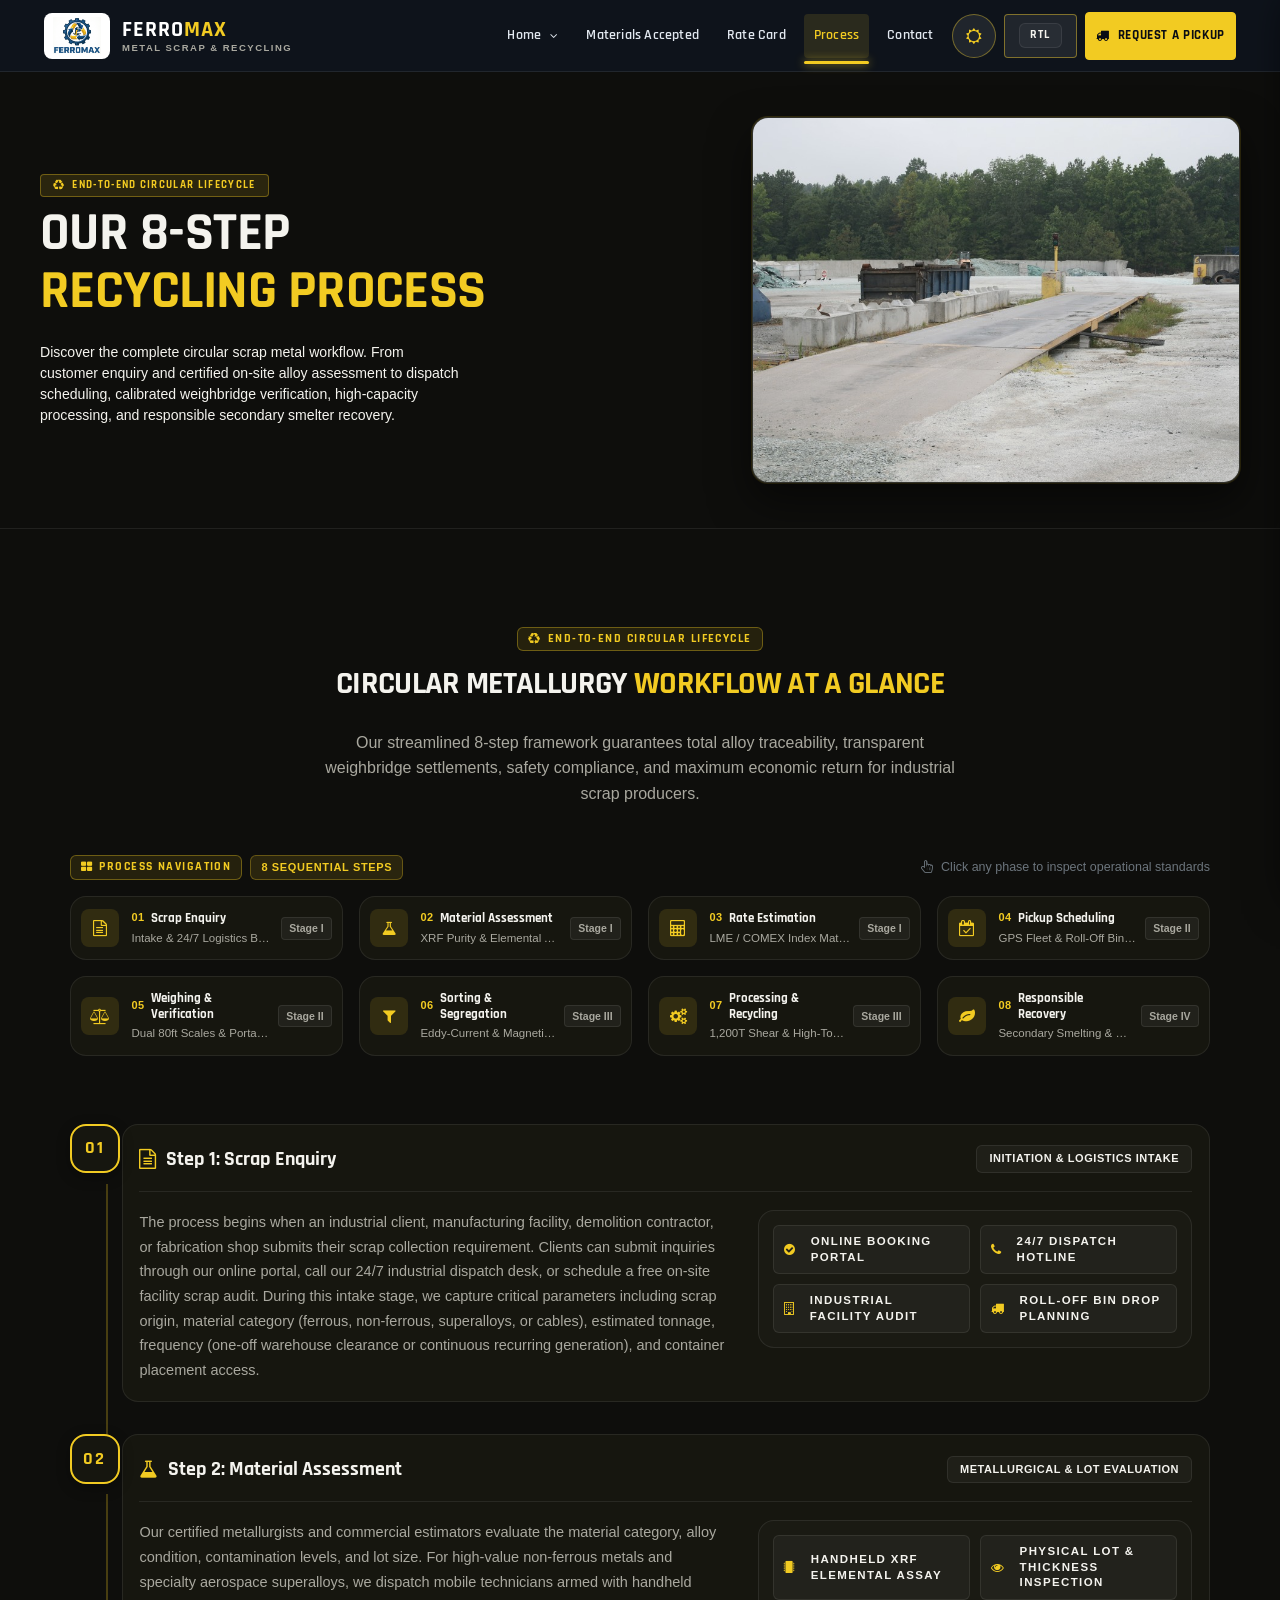
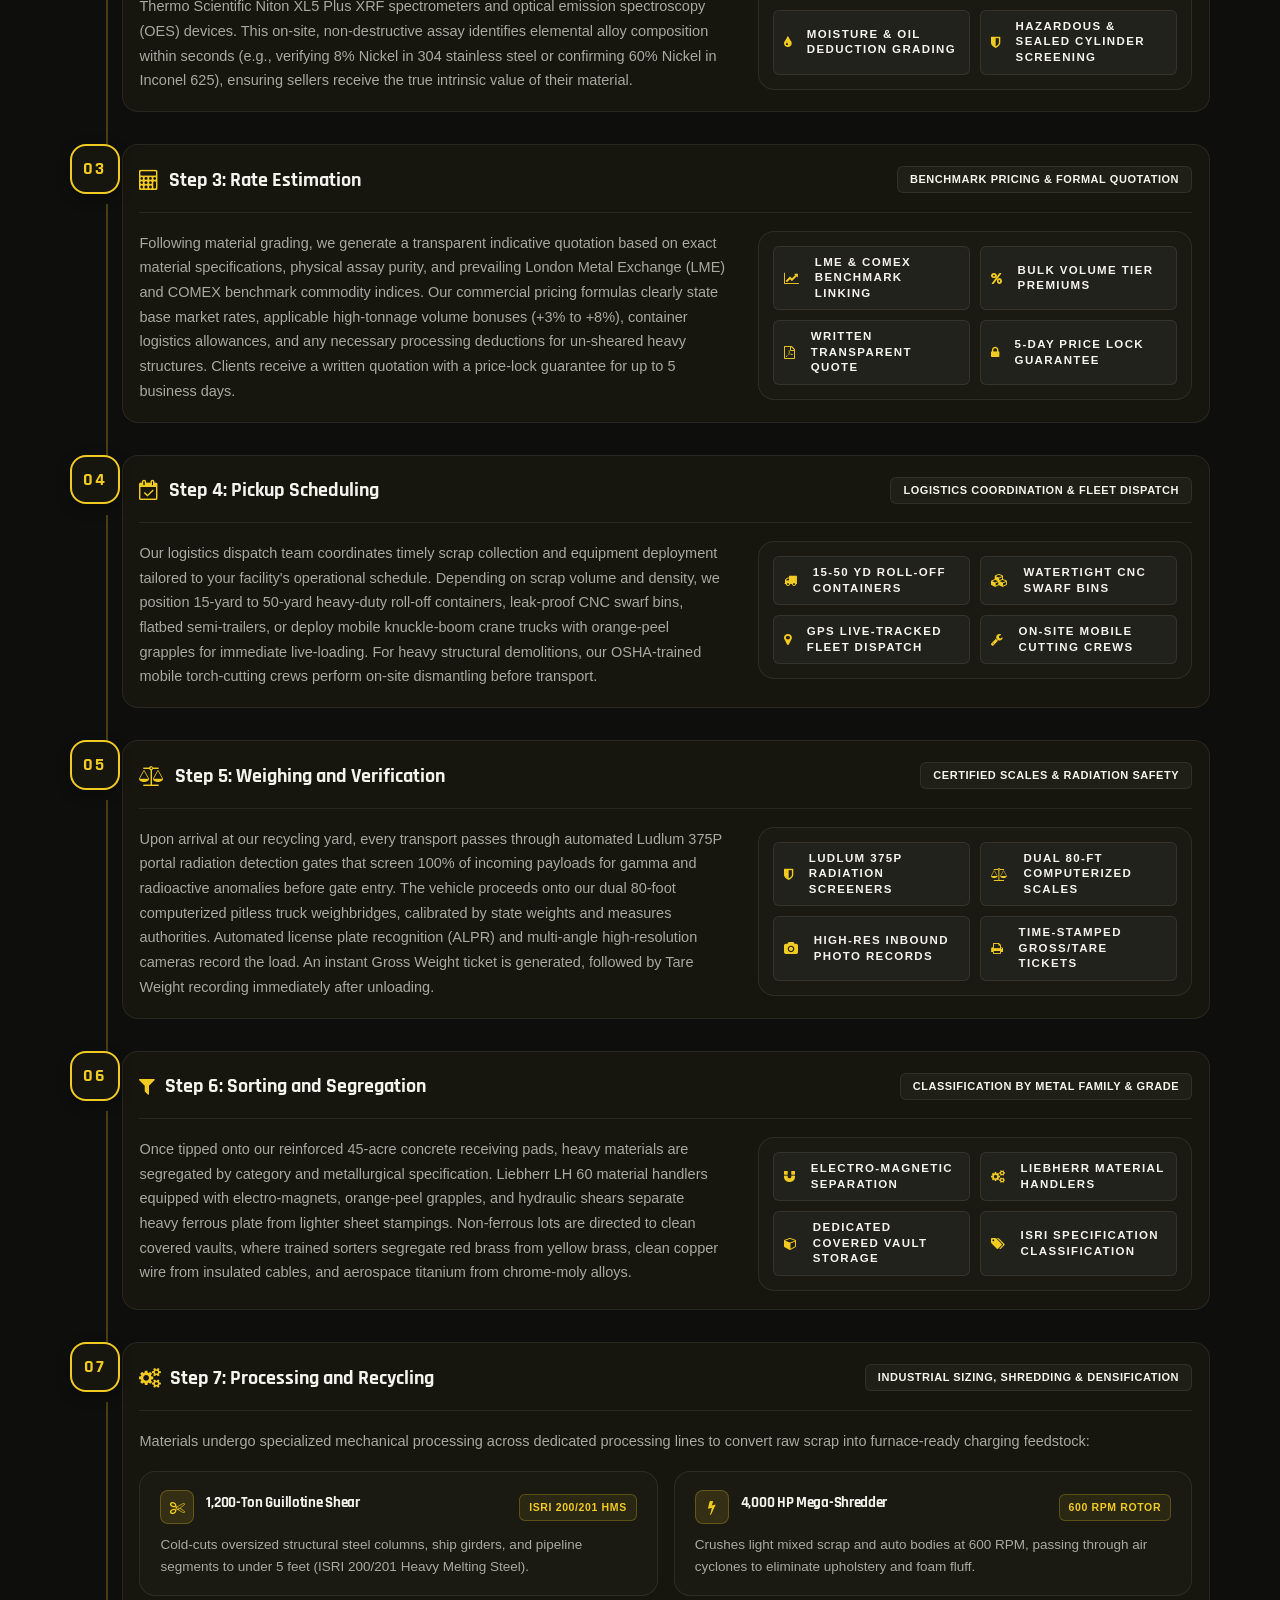
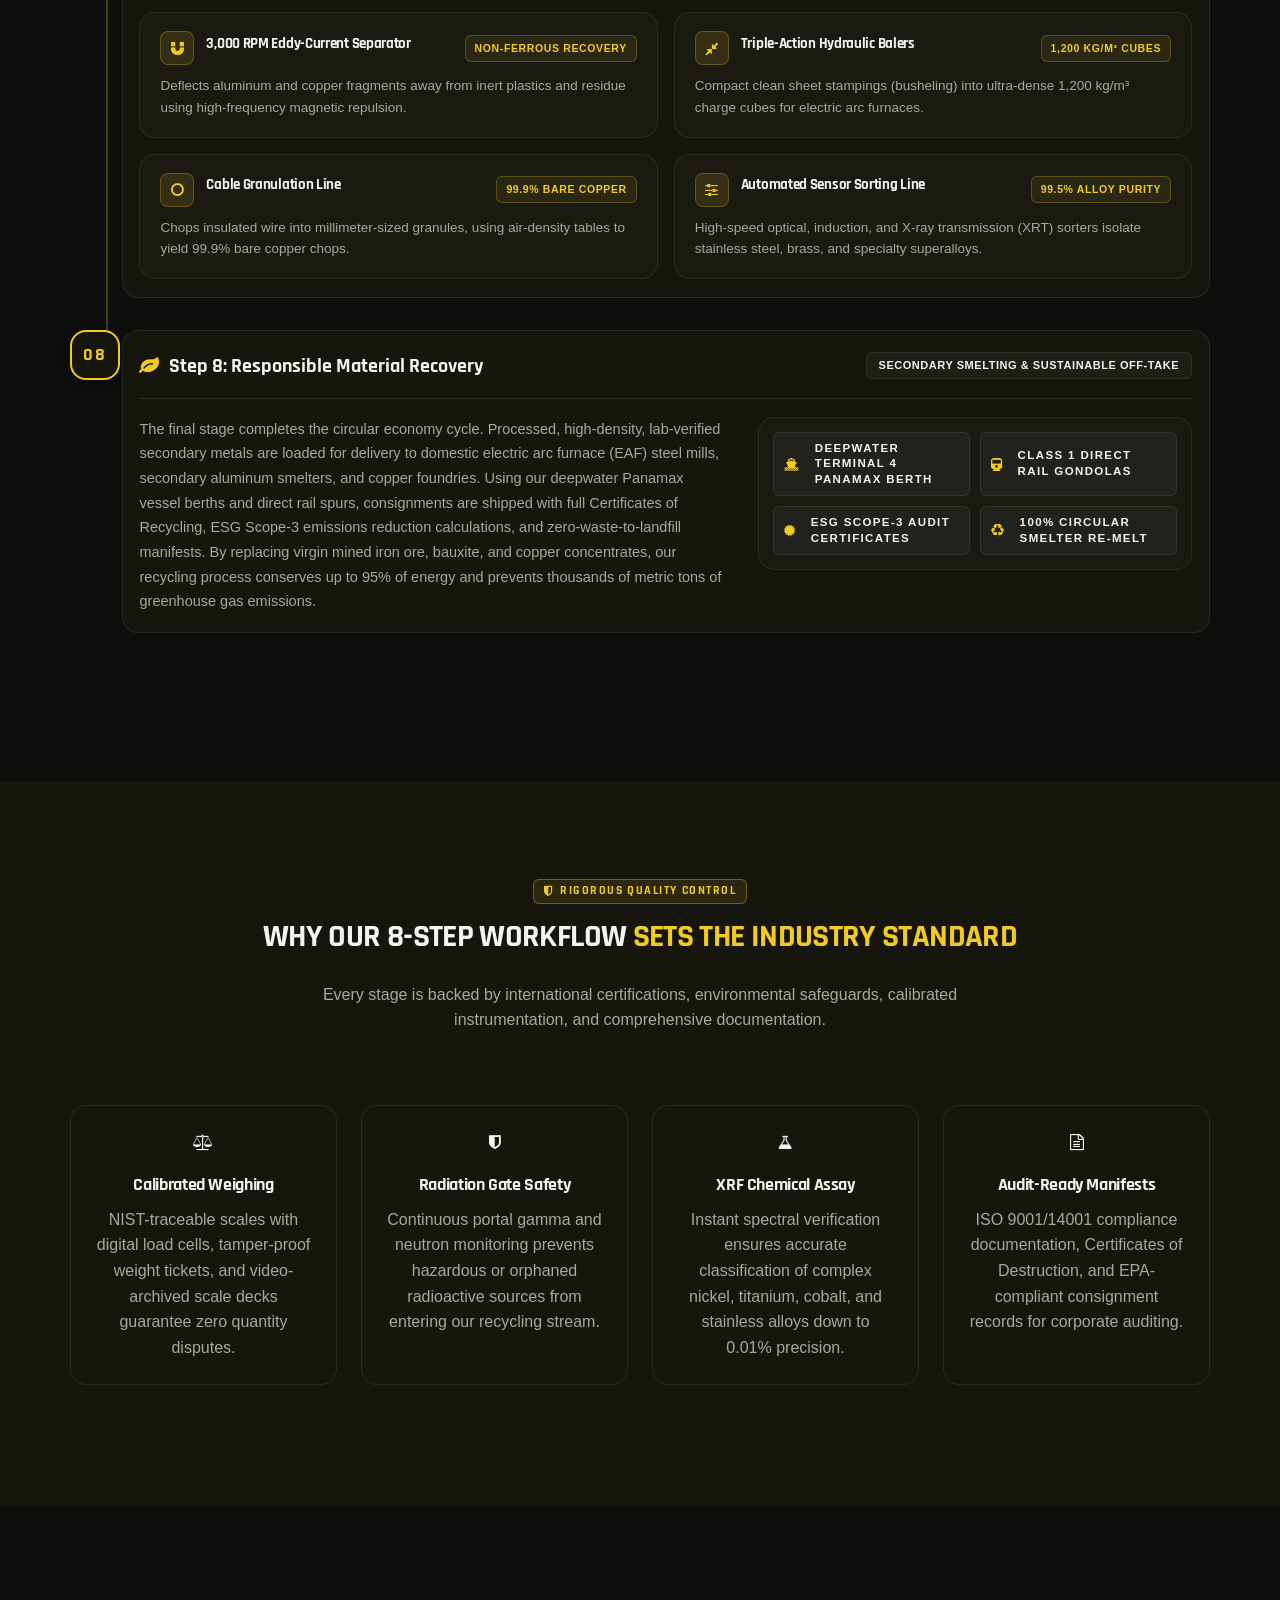
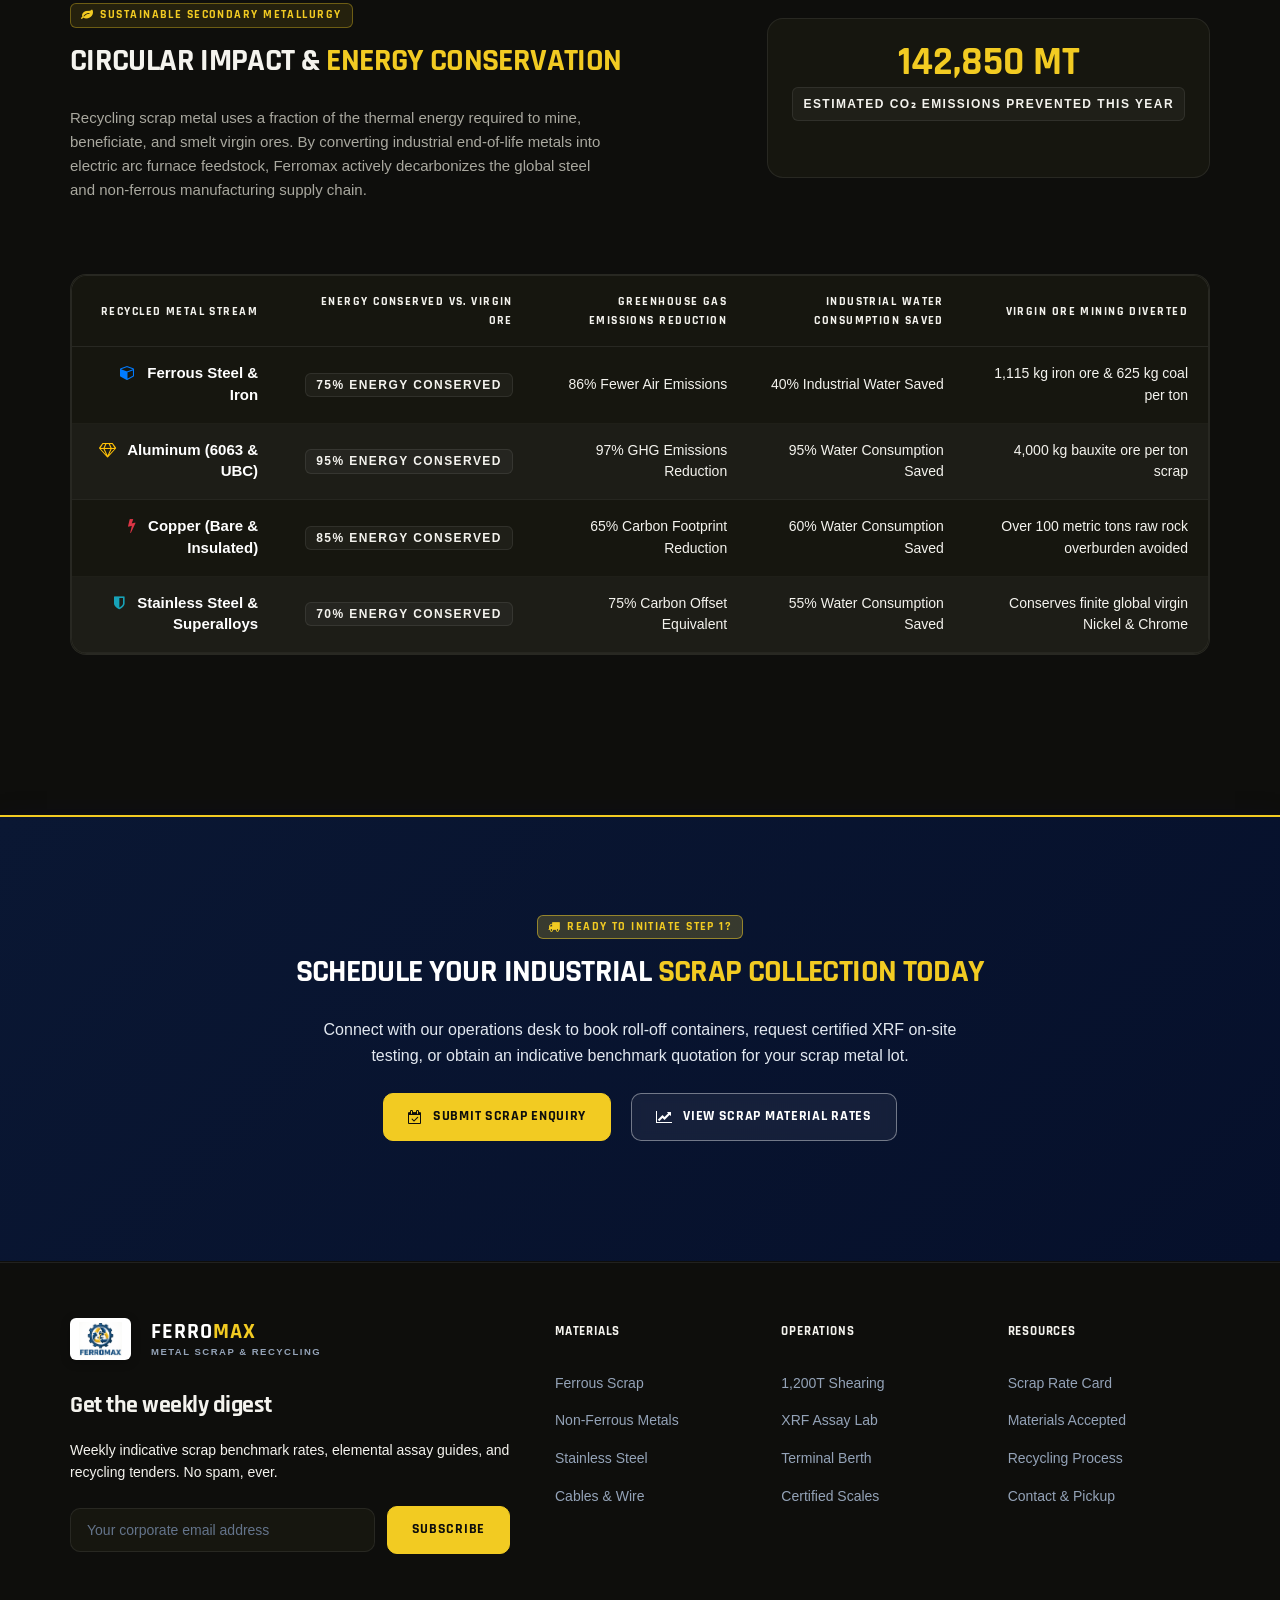
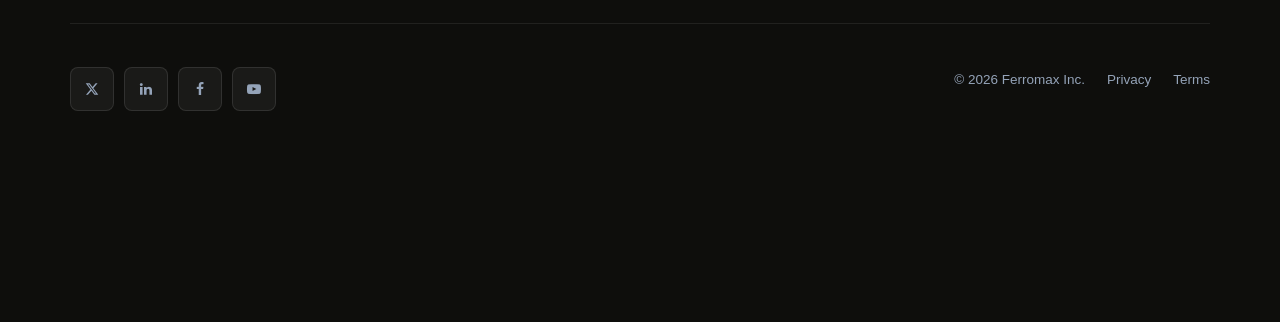
<file: process.html>
<!DOCTYPE html>
<html lang="en">
   <head>
      <!-- basic -->
      <meta charset="utf-8">
      <meta http-equiv="X-UA-Compatible" content="IE=edge">
      <!-- mobile metas -->
      <meta name="viewport" content="width=device-width, initial-scale=1, maximum-scale=1">
      <!-- site metas -->
      <title>Our Recycling Process | Ferromax 8-Step Circular Metallurgy Workflow</title>
      <meta name="keywords" content="scrap recycling process, metal recycling workflow, industrial scrap collection, radiation screening, scrap shearing, mega shredding, eddy current sorting, circular economy">
      <meta name="description" content="Explore Ferromax's comprehensive 8-step industrial metal recycling process. From customer scrap enquiry and material assessment to weighbridge verification, sorting, high-capacity processing, and responsible material recovery.">
      <meta name="author" content="Ferromax Industrial Scrap &amp; Recycling">
      <!-- bootstrap css -->
      <link rel="stylesheet" href="assets/css/bootstrap.min.css">
      <!-- font-awesome -->
      <link rel="stylesheet" href="assets/css/font-awesome.min.css">
      <!-- style css -->
      <link rel="stylesheet" href="assets/css/style.css">
      <!-- responsive css -->
      <link rel="stylesheet" href="assets/css/responsive.css">
      <!-- custom industrial styles -->
      <link rel="stylesheet" href="assets/css/industrial.css">
      <!-- favicon -->
      <!-- favicon -->
      <link rel="icon" href="assets/images/Metal Logo.png" type="image/png" />
      <link rel="shortcut icon" href="assets/images/Metal Logo.png" type="image/png" />
      <!-- Theme & Direction Persistence Script: Immediate Execution in Head -->
      <script>
         (function() {
            var savedTheme = localStorage.getItem('ferromax_theme') || 'dark';
            document.documentElement.setAttribute('data-theme', savedTheme);
            var savedDir = localStorage.getItem('ferromax_dir') || 'ltr';
            document.documentElement.setAttribute('dir', savedDir);
         })();
      </script>
   </head>
   <body class="main-layout">
      <!-- preloader -->
      

      

      <!-- Sidepanel Navigation (Mobile & Off-Canvas) -->
      <div class="sidepanel-overlay"></div>
      <div id="mySidepanel" class="sidepanel-custom">
         <div class="sidepanel-header">
            <a href="home-1.html" class="brand-link" aria-label="Ferromax Industrial Scrap">
               <img src="assets/images/Metal Logo.png" alt="Ferromax Industrial Scrap" class="brand-logo-img sidepanel-logo-img">
               <div class="brand-text-wrap ml-2">
                  <span class="brand-title">FERRO<span>MAX</span></span>
                  <span class="brand-tagline">Industrial Scrap</span>
               </div>
            </a>
            <button class="sidepanel-close" aria-label="Close Navigation"><i class="fa fa-times"></i></button>
         </div>
         <ul class="sidepanel-links">
            <li class="sidepanel-subitem"><a class="" href="home-1.html"><i class="fa fa-cubes"></i> Home 1 – Material Recovery Hub</a></li>
            <li class="sidepanel-subitem"><a class="" href="home-2.html"><i class="fa fa-cogs"></i> Home 2 – Recycling Operations</a></li>
            <li><a class="" href="material-recovery.html"><i class="fa fa-th-large"></i> Materials Accepted</a></li>
            <li><a class="" href="rate-card.html"><i class="fa fa-line-chart"></i> Rate Card</a></li>
            <li><a class="active" href="process.html"><i class="fa fa-refresh"></i> Process</a></li>
            <li><a class="" href="contact.html"><i class="fa fa-envelope-o"></i> Contact</a></li>
            <li class="sidepanel-item-toggle">
               <button class="theme-toggle-btn sidepanel-toggle-btn w-100 justify-content-center" aria-label="Toggle Light and Dark Mode" title="Toggle Theme">
                  <i class="fa fa-sun-o theme-icon-sun mr-2"></i>
                  <i class="fa fa-moon-o theme-icon-moon mr-2"></i>
                  <span class="theme-toggle-text">Toggle Light / Dark Mode</span>
               </button>
            </li>
            <li class="sidepanel-item-toggle">
               <button class="dir-toggle-btn sidepanel-dir-toggle w-100 justify-content-center" aria-label="Toggle Text Direction" title="Toggle Text Direction">
                  <span class="dir-toggle-label">Layout Direction: <span class="dir-indicator-badge">RTL</span></span>
               </button>
            </li>
            <li class="sidepanel-item-cta mt-2">
               <a href="contact.html#pickupSection" class="btn-industrial-primary w-100 text-center justify-content-center">
                  <i class="fa fa-truck"></i> Request a Pickup
               </a>
            </li>
         </ul>
         <div class="sidepanel-info">
            <h5>Yard Operations Desk</h5>
            <p><i class="fa fa-map-marker"></i> 104 Industrial Wharf Road, Terminal 4</p>
            <p><i class="fa fa-phone"></i> +1 (800) 482-7272</p>
            <p><i class="fa fa-clock-o"></i> Scales Open: Mon-Sat 06:30 - 18:30</p>
         </div>
      </div>

      <!-- Main Header -->
      <header class="header">
         <div class="container-fluid px-lg-5">
            <div class="row d_flex align-items-center">
               <div class="col-lg-3 col-md-4 col-7 logo_section">
                                    <a href="home-1.html" class="brand-link" aria-label="Ferromax Industrial Metal Scrap &amp; Recycling">
                     <img src="assets/images/Metal Logo.png" alt="Ferromax Industrial Metal Scrap &amp; Recycling" class="brand-logo-img">
                     <div class="brand-text-wrap ml-2">
                        <span class="brand-title">FERRO<span>MAX</span></span>
                        <span class="brand-tagline">Metal Scrap &amp; Recycling</span>
                     </div>
                  </a>
               </div>
               <div class="col-lg-9 col-md-8 col-5 text-right d-flex align-items-center justify-content-end">
                  <!-- Main Navigation Bar - Exact Order (1 to 8) -->
                  <ul class="navbar-nav-custom d-none d-lg-inline-flex align-items-center">
                     <li class="nav-item-dropdown">
                        <a href="home-1.html" class="nav-dropdown-toggle">
                           Home <i class="fa fa-angle-down"></i>
                        </a>
                        <ul class="nav-dropdown-menu">
                           <li><a href="home-1.html"><i class="fa fa-cubes"></i> Home 1 – Material Recovery Hub</a></li>
                           <li><a href="home-2.html"><i class="fa fa-cogs"></i> Home 2 – Recycling Operations</a></li>
                        </ul>
                     </li>
                     <li><a class="" href="material-recovery.html">Materials Accepted</a></li>
                     <li><a class="" href="rate-card.html">Rate Card</a></li>
                     <li><a class="active" href="process.html">Process</a></li>
                     <li><a class="" href="contact.html">Contact</a></li>
                     <li>
                        <button class="theme-toggle-btn ml-2" aria-label="Toggle Light and Dark Mode" title="Toggle Theme">
                           <i class="fa fa-sun-o theme-icon-sun"></i>
                           <i class="fa fa-moon-o theme-icon-moon"></i>
                        </button>
                     </li>
                     <li>
                        <button class="dir-toggle-btn ml-2" aria-label="Toggle Text Direction (LTR / RTL)" title="Toggle Text Direction"><span class="dir-indicator-badge">RTL</span></button>
                     </li>
                     <li>
                        <a href="contact.html#pickupSection" class="nav-cta-btn">
                           <i class="fa fa-truck"></i> Request a Pickup
                        </a>
                     </li>
                  </ul>
                  <!-- Mobile Hamburger Toggle (Exclusively on mobile/tablet screens) -->
                  <button class="openbtn-custom d-inline-flex d-lg-none" aria-label="Open Navigation">
                     <i class="fa fa-bars fa-lg"></i>
                  </button>
               </div>
            </div>
         </div>
      </header>

      <!-- Shared Page Hero: 8-Step Process -->
      <section class="page-hero">
         <div class="page-hero-container">
            <div class="page-hero-content">
               <span class="hero-badge-pill">
                  <i class="fa fa-recycle"></i> End-to-End Circular Lifecycle
               </span>
               <h1 class="page-hero-title">
                  OUR 8-STEP <span class="highlight-gold">RECYCLING PROCESS</span>
               </h1>
               <p class="page-hero-lead">
                  Discover the complete circular scrap metal workflow. From customer enquiry and certified on-site alloy assessment to dispatch scheduling, calibrated weighbridge verification, high-capacity processing, and responsible secondary smelter recovery.
               </p>
            </div>
            <div class="page-hero-media">
               <figure class="page-hero-figure" style="--focal: center center;">
                  <img src="assets/images/hero/hero-process-1200.jpg"
                       srcset="assets/images/hero/hero-process-800.jpg 800w, assets/images/hero/hero-process-1200.jpg 1200w, assets/images/hero/hero-process-1600.jpg 1600w"
                       sizes="(max-width: 899px) 100vw, (max-width: 1280px) 45vw, 544px"
                       width="1600" height="1200"
                       alt="Heavy-duty calibrated industrial truck scale and digital weighbridge platform at a materials recovery facility"
                       fetchpriority="high"
                       decoding="async">
               </figure>
            </div>
         </div>
      </section>

      <!-- Unified Circular Metallurgy Process Section -->
      <section class="section-py section-darker process-workflow-section" id="processWorkflowSection">
         <div class="container">
            <!-- Section Header -->
            <div class="row text-center mb-4">
               <div class="col-12">
                  <span class="section-badge-tag"><i class="fa fa-recycle"></i> End-to-End Circular Lifecycle</span>
                  <h2 class="section-main-heading">CIRCULAR METALLURGY <span>WORKFLOW AT A GLANCE</span></h2>
                  <p class="section-subtext">
                     Our streamlined 8-step framework guarantees total alloy traceability, transparent weighbridge settlements, safety compliance, and maximum economic return for industrial scrap producers.
                  </p>
               </div>
            </div>

            <!-- 8 Step Directory Grid (Structured 4x2 Grid Form) -->
            <div class="process-quick-nav-panel mb-5">
               <div class="process-grid-header d-flex flex-wrap align-items-center justify-content-between mb-3">
                  <div class="d-flex align-items-center">
                     <span class="section-badge-tag mb-0"><i class="fa fa-th-large"></i> Process Navigation</span>
                     <span class="process-steps-badge ml-2">8 Sequential Steps</span>
                  </div>
                  <span class="process-grid-hint text-muted"><i class="fa fa-hand-pointer-o mr-1"></i> Click any phase to inspect operational standards</span>
               </div>
               <div class="process-step-grid">
                  <!-- Step 01 -->
                  <a href="#step-01" class="step-grid-tile" title="Jump to Step 1: Scrap Enquiry">
                     <div class="step-tile-left">
                        <span class="step-tile-icon"><i class="fa fa-file-text-o"></i></span>
                        <div class="step-tile-info">
                           <div class="step-tile-title-row">
                              <span class="step-tile-num">01</span>
                              <strong class="step-tile-name">Scrap Enquiry</strong>
                           </div>
                           <span class="step-tile-desc">Intake &amp; 24/7 Logistics Booking</span>
                        </div>
                     </div>
                     <span class="step-tile-badge">Stage I</span>
                  </a>

                  <!-- Step 02 -->
                  <a href="#step-02" class="step-grid-tile" title="Jump to Step 2: Material Assessment">
                     <div class="step-tile-left">
                        <span class="step-tile-icon"><i class="fa fa-flask"></i></span>
                        <div class="step-tile-info">
                           <div class="step-tile-title-row">
                              <span class="step-tile-num">02</span>
                              <strong class="step-tile-name">Material Assessment</strong>
                           </div>
                           <span class="step-tile-desc">XRF Purity &amp; Elemental Assay</span>
                        </div>
                     </div>
                     <span class="step-tile-badge">Stage I</span>
                  </a>

                  <!-- Step 03 -->
                  <a href="#step-03" class="step-grid-tile" title="Jump to Step 3: Rate Estimation">
                     <div class="step-tile-left">
                        <span class="step-tile-icon"><i class="fa fa-calculator"></i></span>
                        <div class="step-tile-info">
                           <div class="step-tile-title-row">
                              <span class="step-tile-num">03</span>
                              <strong class="step-tile-name">Rate Estimation</strong>
                           </div>
                           <span class="step-tile-desc">LME / COMEX Index Matching</span>
                        </div>
                     </div>
                     <span class="step-tile-badge">Stage I</span>
                  </a>

                  <!-- Step 04 -->
                  <a href="#step-04" class="step-grid-tile" title="Jump to Step 4: Pickup Scheduling">
                     <div class="step-tile-left">
                        <span class="step-tile-icon"><i class="fa fa-calendar-check-o"></i></span>
                        <div class="step-tile-info">
                           <div class="step-tile-title-row">
                              <span class="step-tile-num">04</span>
                              <strong class="step-tile-name">Pickup Scheduling</strong>
                           </div>
                           <span class="step-tile-desc">GPS Fleet &amp; Roll-Off Bin Dispatch</span>
                        </div>
                     </div>
                     <span class="step-tile-badge">Stage II</span>
                  </a>

                  <!-- Step 05 -->
                  <a href="#step-05" class="step-grid-tile" title="Jump to Step 5: Weighing & Verification">
                     <div class="step-tile-left">
                        <span class="step-tile-icon"><i class="fa fa-balance-scale"></i></span>
                        <div class="step-tile-info">
                           <div class="step-tile-title-row">
                              <span class="step-tile-num">05</span>
                              <strong class="step-tile-name">Weighing &amp; Verification</strong>
                           </div>
                           <span class="step-tile-desc">Dual 80ft Scales &amp; Portal Monitors</span>
                        </div>
                     </div>
                     <span class="step-tile-badge">Stage II</span>
                  </a>

                  <!-- Step 06 -->
                  <a href="#step-06" class="step-grid-tile" title="Jump to Step 6: Sorting & Segregation">
                     <div class="step-tile-left">
                        <span class="step-tile-icon"><i class="fa fa-filter"></i></span>
                        <div class="step-tile-info">
                           <div class="step-tile-title-row">
                              <span class="step-tile-num">06</span>
                              <strong class="step-tile-name">Sorting &amp; Segregation</strong>
                           </div>
                           <span class="step-tile-desc">Eddy-Current &amp; Magnetic Separation</span>
                        </div>
                     </div>
                     <span class="step-tile-badge">Stage III</span>
                  </a>

                  <!-- Step 07 -->
                  <a href="#step-07" class="step-grid-tile" title="Jump to Step 7: Processing & Recycling">
                     <div class="step-tile-left">
                        <span class="step-tile-icon"><i class="fa fa-cogs"></i></span>
                        <div class="step-tile-info">
                           <div class="step-tile-title-row">
                              <span class="step-tile-num">07</span>
                              <strong class="step-tile-name">Processing &amp; Recycling</strong>
                           </div>
                           <span class="step-tile-desc">1,200T Shear &amp; High-Torque Shred</span>
                        </div>
                     </div>
                     <span class="step-tile-badge">Stage III</span>
                  </a>

                  <!-- Step 08 -->
                  <a href="#step-08" class="step-grid-tile" title="Jump to Step 8: Responsible Recovery">
                     <div class="step-tile-left">
                        <span class="step-tile-icon"><i class="fa fa-leaf"></i></span>
                        <div class="step-tile-info">
                           <div class="step-tile-title-row">
                              <span class="step-tile-num">08</span>
                              <strong class="step-tile-name">Responsible Recovery</strong>
                           </div>
                           <span class="step-tile-desc">Secondary Smelting &amp; EAF Direct</span>
                        </div>
                     </div>
                     <span class="step-tile-badge">Stage IV</span>
                  </a>
               </div>
            </div>

            <!-- Detailed 8-Step Timeline -->
            <div class="process-timeline-wrap">
               <!-- Step 01: Scrap Enquiry -->
               <div class="timeline-step-row" id="step-01">
                  <div class="timeline-step-badge">01</div>
                  <div class="timeline-step-content">
                     <div class="timeline-step-header">
                        <div class="timeline-step-title">
                           <span><i class="fa fa-file-text-o mr-2"></i> Step 1: Scrap Enquiry</span>
                        </div>
                        <span class="badge badge-warning text-dark font-weight-bold">Initiation &amp; Logistics Intake</span>
                     </div>
                     <div class="timeline-step-body">
                        <div class="timeline-step-text">
                           <p class="timeline-step-desc">
                              The process begins when an industrial client, manufacturing facility, demolition contractor, or fabrication shop submits their scrap collection requirement. Clients can submit inquiries through our online portal, call our 24/7 industrial dispatch desk, or schedule a free on-site facility scrap audit. During this intake stage, we capture critical parameters including scrap origin, material category (ferrous, non-ferrous, superalloys, or cables), estimated tonnage, frequency (one-off warehouse clearance or continuous recurring generation), and container placement access.
                           </p>
                        </div>
                        <div class="timeline-step-specs">
                           <div class="timeline-spec-chips">
                              <span class="timeline-chip"><i class="fa fa-check-circle"></i> Online Booking Portal</span>
                        <span class="timeline-chip"><i class="fa fa-phone"></i> 24/7 Dispatch Hotline</span>
                        <span class="timeline-chip"><i class="fa fa-building-o"></i> Industrial Facility Audit</span>
                        <span class="timeline-chip"><i class="fa fa-truck"></i> Roll-off Bin Drop Planning</span>
                           </div>
                        </div>
                     </div>
                  </div>
               </div>

               <!-- Step 02: Material Assessment -->
               <div class="timeline-step-row" id="step-02">
                  <div class="timeline-step-badge">02</div>
                  <div class="timeline-step-content">
                     <div class="timeline-step-header">
                        <div class="timeline-step-title">
                           <span><i class="fa fa-flask mr-2"></i> Step 2: Material Assessment</span>
                        </div>
                        <span class="badge badge-warning text-dark font-weight-bold">Metallurgical &amp; Lot Evaluation</span>
                     </div>
                     <div class="timeline-step-body">
                        <div class="timeline-step-text">
                           <p class="timeline-step-desc">
                              Our certified metallurgists and commercial estimators evaluate the material category, alloy condition, contamination levels, and lot size. For high-value non-ferrous metals and specialty aerospace superalloys, we dispatch mobile technicians armed with handheld Thermo Scientific Niton XL5 Plus XRF spectrometers and optical emission spectroscopy (OES) devices. This on-site, non-destructive assay identifies elemental alloy composition within seconds (e.g., verifying 8% Nickel in 304 stainless steel or confirming 60% Nickel in Inconel 625), ensuring sellers receive the true intrinsic value of their material.
                           </p>
                        </div>
                        <div class="timeline-step-specs">
                           <div class="timeline-spec-chips">
                              <span class="timeline-chip"><i class="fa fa-microchip"></i> Handheld XRF Elemental Assay</span>
                        <span class="timeline-chip"><i class="fa fa-eye"></i> Physical Lot &amp; Thickness Inspection</span>
                        <span class="timeline-chip"><i class="fa fa-tint"></i> Moisture &amp; Oil Deduction Grading</span>
                        <span class="timeline-chip"><i class="fa fa-shield"></i> Hazardous &amp; Sealed Cylinder Screening</span>
                           </div>
                        </div>
                     </div>
                  </div>
               </div>

               <!-- Step 03: Rate Estimation -->
               <div class="timeline-step-row" id="step-03">
                  <div class="timeline-step-badge">03</div>
                  <div class="timeline-step-content">
                     <div class="timeline-step-header">
                        <div class="timeline-step-title">
                           <span><i class="fa fa-calculator mr-2"></i> Step 3: Rate Estimation</span>
                        </div>
                        <span class="badge badge-warning text-dark font-weight-bold">Benchmark Pricing &amp; Formal Quotation</span>
                     </div>
                     <div class="timeline-step-body">
                        <div class="timeline-step-text">
                           <p class="timeline-step-desc">
                              Following material grading, we generate a transparent indicative quotation based on exact material specifications, physical assay purity, and prevailing London Metal Exchange (LME) and COMEX benchmark commodity indices. Our commercial pricing formulas clearly state base market rates, applicable high-tonnage volume bonuses (+3% to +8%), container logistics allowances, and any necessary processing deductions for un-sheared heavy structures. Clients receive a written quotation with a price-lock guarantee for up to 5 business days.
                           </p>
                        </div>
                        <div class="timeline-step-specs">
                           <div class="timeline-spec-chips">
                              <span class="timeline-chip"><i class="fa fa-line-chart"></i> LME &amp; COMEX Benchmark Linking</span>
                        <span class="timeline-chip"><i class="fa fa-percent"></i> Bulk Volume Tier Premiums</span>
                        <span class="timeline-chip"><i class="fa fa-file-pdf-o"></i> Written Transparent Quote</span>
                        <span class="timeline-chip"><i class="fa fa-lock"></i> 5-Day Price Lock Guarantee</span>
                           </div>
                        </div>
                     </div>
                  </div>
               </div>

               <!-- Step 04: Pickup Scheduling -->
               <div class="timeline-step-row" id="step-04">
                  <div class="timeline-step-badge">04</div>
                  <div class="timeline-step-content">
                     <div class="timeline-step-header">
                        <div class="timeline-step-title">
                           <span><i class="fa fa-calendar-check-o mr-2"></i> Step 4: Pickup Scheduling</span>
                        </div>
                        <span class="badge badge-warning text-dark font-weight-bold">Logistics Coordination &amp; Fleet Dispatch</span>
                     </div>
                     <div class="timeline-step-body">
                        <div class="timeline-step-text">
                           <p class="timeline-step-desc">
                              Our logistics dispatch team coordinates timely scrap collection and equipment deployment tailored to your facility's operational schedule. Depending on scrap volume and density, we position 15-yard to 50-yard heavy-duty roll-off containers, leak-proof CNC swarf bins, flatbed semi-trailers, or deploy mobile knuckle-boom crane trucks with orange-peel grapples for immediate live-loading. For heavy structural demolitions, our OSHA-trained mobile torch-cutting crews perform on-site dismantling before transport.
                           </p>
                        </div>
                        <div class="timeline-step-specs">
                           <div class="timeline-spec-chips">
                              <span class="timeline-chip"><i class="fa fa-truck"></i> 15-50 Yd Roll-Off Containers</span>
                        <span class="timeline-chip"><i class="fa fa-cubes"></i> Watertight CNC Swarf Bins</span>
                        <span class="timeline-chip"><i class="fa fa-map-marker"></i> GPS Live-Tracked Fleet Dispatch</span>
                        <span class="timeline-chip"><i class="fa fa-wrench"></i> On-Site Mobile Cutting Crews</span>
                           </div>
                        </div>
                     </div>
                  </div>
               </div>

               <!-- Step 05: Weighing and Verification -->
               <div class="timeline-step-row" id="step-05">
                  <div class="timeline-step-badge">05</div>
                  <div class="timeline-step-content">
                     <div class="timeline-step-header">
                        <div class="timeline-step-title">
                           <span><i class="fa fa-balance-scale mr-2"></i> Step 5: Weighing and Verification</span>
                        </div>
                        <span class="badge badge-warning text-dark font-weight-bold">Certified Scales &amp; Radiation Safety</span>
                     </div>
                     <div class="timeline-step-body">
                        <div class="timeline-step-text">
                           <p class="timeline-step-desc">
                              Upon arrival at our recycling yard, every transport passes through automated Ludlum 375P portal radiation detection gates that screen 100% of incoming payloads for gamma and radioactive anomalies before gate entry. The vehicle proceeds onto our dual 80-foot computerized pitless truck weighbridges, calibrated by state weights and measures authorities. Automated license plate recognition (ALPR) and multi-angle high-resolution cameras record the load. An instant Gross Weight ticket is generated, followed by Tare Weight recording immediately after unloading.
                           </p>
                        </div>
                        <div class="timeline-step-specs">
                           <div class="timeline-spec-chips">
                              <span class="timeline-chip"><i class="fa fa-shield"></i> Ludlum 375P Radiation Screeners</span>
                        <span class="timeline-chip"><i class="fa fa-balance-scale"></i> Dual 80-Ft Computerized Scales</span>
                        <span class="timeline-chip"><i class="fa fa-camera"></i> High-Res Inbound Photo Records</span>
                        <span class="timeline-chip"><i class="fa fa-print"></i> Time-Stamped Gross/Tare Tickets</span>
                           </div>
                        </div>
                     </div>
                  </div>
               </div>

               <!-- Step 06: Sorting and Segregation -->
               <div class="timeline-step-row" id="step-06">
                  <div class="timeline-step-badge">06</div>
                  <div class="timeline-step-content">
                     <div class="timeline-step-header">
                        <div class="timeline-step-title">
                           <span><i class="fa fa-filter mr-2"></i> Step 6: Sorting and Segregation</span>
                        </div>
                        <span class="badge badge-warning text-dark font-weight-bold">Classification by Metal Family &amp; Grade</span>
                     </div>
                     <div class="timeline-step-body">
                        <div class="timeline-step-text">
                           <p class="timeline-step-desc">
                              Once tipped onto our reinforced 45-acre concrete receiving pads, heavy materials are segregated by category and metallurgical specification. Liebherr LH 60 material handlers equipped with electro-magnets, orange-peel grapples, and hydraulic shears separate heavy ferrous plate from lighter sheet stampings. Non-ferrous lots are directed to clean covered vaults, where trained sorters segregate red brass from yellow brass, clean copper wire from insulated cables, and aerospace titanium from chrome-moly alloys.
                           </p>
                        </div>
                        <div class="timeline-step-specs">
                           <div class="timeline-spec-chips">
                              <span class="timeline-chip"><i class="fa fa-magnet"></i> Electro-Magnetic Separation</span>
                        <span class="timeline-chip"><i class="fa fa-cogs"></i> Liebherr Material Handlers</span>
                        <span class="timeline-chip"><i class="fa fa-cube"></i> Dedicated Covered Vault Storage</span>
                        <span class="timeline-chip"><i class="fa fa-tags"></i> ISRI Specification Classification</span>
                           </div>
                        </div>
                     </div>
                  </div>
               </div>

               <!-- Step 07: Processing and Recycling -->
               <div class="timeline-step-row" id="step-07">
                  <div class="timeline-step-badge">07</div>
                  <div class="timeline-step-content">
                     <div class="timeline-step-header">
                        <div class="timeline-step-title">
                           <span><i class="fa fa-cogs mr-2"></i> Step 7: Processing and Recycling</span>
                        </div>
                        <span class="badge badge-warning text-dark font-weight-bold">Industrial Sizing, Shredding &amp; Densification</span>
                     </div>
                     <p class="timeline-step-desc mb-3">
                        Materials undergo specialized mechanical processing across dedicated processing lines to convert raw scrap into furnace-ready charging feedstock:
                     </p>
                     <div class="step-equipment-grid">
                        <div class="equipment-card">
                           <div class="equipment-card-header">
                              <div class="equipment-card-title-group">
                                 <div class="equipment-card-icon"><i class="fa fa-scissors"></i></div>
                                 <h4 class="equipment-card-title">1,200-Ton Guillotine Shear</h4>
                              </div>
                              <span class="equipment-card-badge">ISRI 200/201 HMS</span>
                           </div>
                           <p class="equipment-card-desc">
                              Cold-cuts oversized structural steel columns, ship girders, and pipeline segments to under 5 feet (ISRI 200/201 Heavy Melting Steel).
                           </p>
                        </div>

                        <div class="equipment-card">
                           <div class="equipment-card-header">
                              <div class="equipment-card-title-group">
                                 <div class="equipment-card-icon"><i class="fa fa-bolt"></i></div>
                                 <h4 class="equipment-card-title">4,000 HP Mega-Shredder</h4>
                              </div>
                              <span class="equipment-card-badge">600 RPM Rotor</span>
                           </div>
                           <p class="equipment-card-desc">
                              Crushes light mixed scrap and auto bodies at 600 RPM, passing through air cyclones to eliminate upholstery and foam fluff.
                           </p>
                        </div>

                        <div class="equipment-card">
                           <div class="equipment-card-header">
                              <div class="equipment-card-title-group">
                                 <div class="equipment-card-icon"><i class="fa fa-magnet"></i></div>
                                 <h4 class="equipment-card-title">3,000 RPM Eddy-Current Separator</h4>
                              </div>
                              <span class="equipment-card-badge">Non-Ferrous Recovery</span>
                           </div>
                           <p class="equipment-card-desc">
                              Deflects aluminum and copper fragments away from inert plastics and residue using high-frequency magnetic repulsion.
                           </p>
                        </div>

                        <div class="equipment-card">
                           <div class="equipment-card-header">
                              <div class="equipment-card-title-group">
                                 <div class="equipment-card-icon"><i class="fa fa-compress"></i></div>
                                 <h4 class="equipment-card-title">Triple-Action Hydraulic Balers</h4>
                              </div>
                              <span class="equipment-card-badge">1,200 kg/m³ Cubes</span>
                           </div>
                           <p class="equipment-card-desc">
                              Compact clean sheet stampings (busheling) into ultra-dense 1,200 kg/m³ charge cubes for electric arc furnaces.
                           </p>
                        </div>

                        <div class="equipment-card">
                           <div class="equipment-card-header">
                              <div class="equipment-card-title-group">
                                 <div class="equipment-card-icon"><i class="fa fa-circle-o"></i></div>
                                 <h4 class="equipment-card-title">Cable Granulation Line</h4>
                              </div>
                              <span class="equipment-card-badge">99.9% Bare Copper</span>
                           </div>
                           <p class="equipment-card-desc">
                              Chops insulated wire into millimeter-sized granules, using air-density tables to yield 99.9% bare copper chops.
                           </p>
                        </div>

                        <div class="equipment-card">
                           <div class="equipment-card-header">
                              <div class="equipment-card-title-group">
                                 <div class="equipment-card-icon"><i class="fa fa-sliders"></i></div>
                                 <h4 class="equipment-card-title">Automated Sensor Sorting Line</h4>
                              </div>
                              <span class="equipment-card-badge">99.5% Alloy Purity</span>
                           </div>
                           <p class="equipment-card-desc">
                              High-speed optical, induction, and X-ray transmission (XRT) sorters isolate stainless steel, brass, and specialty superalloys.
                           </p>
                        </div>
                     </div>
                  </div>
               </div>

               <!-- Step 08: Responsible Material Recovery -->
               <div class="timeline-step-row" id="step-08">
                  <div class="timeline-step-badge">08</div>
                  <div class="timeline-step-content">
                     <div class="timeline-step-header">
                        <div class="timeline-step-title">
                           <span><i class="fa fa-leaf mr-2"></i> Step 8: Responsible Material Recovery</span>
                        </div>
                        <span class="badge badge-warning text-dark font-weight-bold">Secondary Smelting &amp; Sustainable Off-take</span>
                     </div>
                     <div class="timeline-step-body">
                        <div class="timeline-step-text">
                           <p class="timeline-step-desc">
                              The final stage completes the circular economy cycle. Processed, high-density, lab-verified secondary metals are loaded for delivery to domestic electric arc furnace (EAF) steel mills, secondary aluminum smelters, and copper foundries. Using our deepwater Panamax vessel berths and direct rail spurs, consignments are shipped with full Certificates of Recycling, ESG Scope-3 emissions reduction calculations, and zero-waste-to-landfill manifests. By replacing virgin mined iron ore, bauxite, and copper concentrates, our recycling process conserves up to 95% of energy and prevents thousands of metric tons of greenhouse gas emissions.
                           </p>
                        </div>
                        <div class="timeline-step-specs">
                           <div class="timeline-spec-chips">
                              <span class="timeline-chip"><i class="fa fa-ship"></i> Deepwater Terminal 4 Panamax Berth</span>
                        <span class="timeline-chip"><i class="fa fa-train"></i> Class 1 Direct Rail Gondolas</span>
                        <span class="timeline-chip"><i class="fa fa-certificate"></i> ESG Scope-3 Audit Certificates</span>
                        <span class="timeline-chip"><i class="fa fa-recycle"></i> 100% Circular Smelter Re-melt</span>
                           </div>
                        </div>
                     </div>
                  </div>
               </div>

            </div>
         </div>
      </section>

      <!-- Operational Quality Assurance Pillars -->
      <section class="section-py section-surface">
         <div class="container">
            <div class="row text-center mb-5">
               <div class="col-12">
                  <span class="section-badge-tag"><i class="fa fa-shield"></i> Rigorous Quality Control</span>
                  <h2 class="section-main-heading">WHY OUR 8-STEP WORKFLOW <span>SETS THE INDUSTRY STANDARD</span></h2>
                  <p class="section-subtext">
                     Every stage is backed by international certifications, environmental safeguards, calibrated instrumentation, and comprehensive documentation.
                  </p>
               </div>
            </div>
            <div class="row">
               <div class="col-lg-3 col-md-6 mb-4">
                  <div class="service-card-clean text-center p-4 h-100">
                     <div class="service-icon-wrap mx-auto mb-3"><i class="fa fa-balance-scale"></i></div>
                     <h4 class="service-title-clean">Calibrated Weighing</h4>
                     <p class="service-desc-clean">
                        NIST-traceable scales with digital load cells, tamper-proof weight tickets, and video-archived scale decks guarantee zero quantity disputes.
                     </p>
                  </div>
               </div>
               <div class="col-lg-3 col-md-6 mb-4">
                  <div class="service-card-clean text-center p-4 h-100">
                     <div class="service-icon-wrap mx-auto mb-3"><i class="fa fa-shield"></i></div>
                     <h4 class="service-title-clean">Radiation Gate Safety</h4>
                     <p class="service-desc-clean">
                        Continuous portal gamma and neutron monitoring prevents hazardous or orphaned radioactive sources from entering our recycling stream.
                     </p>
                  </div>
               </div>
               <div class="col-lg-3 col-md-6 mb-4">
                  <div class="service-card-clean text-center p-4 h-100">
                     <div class="service-icon-wrap mx-auto mb-3"><i class="fa fa-flask"></i></div>
                     <h4 class="service-title-clean">XRF Chemical Assay</h4>
                     <p class="service-desc-clean">
                        Instant spectral verification ensures accurate classification of complex nickel, titanium, cobalt, and stainless alloys down to 0.01% precision.
                     </p>
                  </div>
               </div>
               <div class="col-lg-3 col-md-6 mb-4">
                  <div class="service-card-clean text-center p-4 h-100">
                     <div class="service-icon-wrap mx-auto mb-3"><i class="fa fa-file-text-o"></i></div>
                     <h4 class="service-title-clean">Audit-Ready Manifests</h4>
                     <p class="service-desc-clean">
                        ISO 9001/14001 compliance documentation, Certificates of Destruction, and EPA-compliant consignment records for corporate auditing.
                     </p>
                  </div>
               </div>
            </div>
         </div>
      </section>

      <!-- Environmental Conservation & Carbon Savings Metrics -->
      <section class="section-py section-dark">
         <div class="container">
            <div class="row align-items-center mb-5">
               <div class="col-lg-7">
                  <span class="section-badge-tag"><i class="fa fa-leaf"></i> Sustainable Secondary Metallurgy</span>
                  <h2 class="section-main-heading">CIRCULAR IMPACT &amp; <span>ENERGY CONSERVATION</span></h2>
                  <p style="font-size: 15px; color: #a9a89f; line-height: 1.8;">
                     Recycling scrap metal uses a fraction of the thermal energy required to mine, beneficiate, and smelt virgin ores. By converting industrial end-of-life metals into electric arc furnace feedstock, Ferromax actively decarbonizes the global steel and non-ferrous manufacturing supply chain.
                  </p>
               </div>
               <div class="col-lg-5 text-lg-right text-left mt-lg-0 mt-3">
                  <div class="stat-box-card d-inline-block p-4 border-warning" >
                     <div class="stat-number mb-1"><span id="co2SavedCounter" style="color: #F2CB22;">142,850 MT</span></div>
                     <div class="stat-label">Estimated CO₂ Emissions Prevented This Year</div>
                  </div>
               </div>
            </div>

            <!-- Savings Table -->
            <div class="row">
               <div class="col-12">
                  <div class="rate-card-box p-0 overflow-hidden">
                     <div class="table-responsive">
                        <table class="industrial-table">
                           <thead>
                              <tr>
                                 <th>Recycled Metal Stream</th>
                                 <th>Energy Conserved vs. Virgin Ore</th>
                                 <th>Greenhouse Gas Emissions Reduction</th>
                                 <th>Industrial Water Consumption Saved</th>
                                 <th>Virgin Ore Mining Diverted</th>
                              </tr>
                           </thead>
                           <tbody>
                              <tr>
                                 <td><strong class="text-white"><i class="fa fa-cube text-primary mr-2"></i> Ferrous Steel &amp; Iron</strong></td>
                                 <td><span class="badge badge-success p-2">75% Energy Conserved</span></td>
                                 <td>86% Fewer Air Emissions</td>
                                 <td>40% Industrial Water Saved</td>
                                 <td>1,115 kg iron ore &amp; 625 kg coal per ton</td>
                              </tr>
                              <tr>
                                 <td><strong class="text-white"><i class="fa fa-diamond text-warning mr-2"></i> Aluminum (6063 &amp; UBC)</strong></td>
                                 <td><span class="badge badge-success p-2">95% Energy Conserved</span></td>
                                 <td>97% GHG Emissions Reduction</td>
                                 <td>95% Water Consumption Saved</td>
                                 <td>4,000 kg bauxite ore per ton scrap</td>
                              </tr>
                              <tr>
                                 <td><strong class="text-white"><i class="fa fa-bolt text-danger mr-2"></i> Copper (Bare &amp; Insulated)</strong></td>
                                 <td><span class="badge badge-success p-2">85% Energy Conserved</span></td>
                                 <td>65% Carbon Footprint Reduction</td>
                                 <td>60% Water Consumption Saved</td>
                                 <td>Over 100 metric tons raw rock overburden avoided</td>
                              </tr>
                              <tr>
                                 <td><strong class="text-white"><i class="fa fa-shield text-info mr-2"></i> Stainless Steel &amp; Superalloys</strong></td>
                                 <td><span class="badge badge-success p-2">70% Energy Conserved</span></td>
                                 <td>75% Carbon Offset Equivalent</td>
                                 <td>55% Water Consumption Saved</td>
                                 <td>Conserves finite global virgin Nickel &amp; Chrome</td>
                              </tr>
                           </tbody>
                        </table>
                     </div>
                  </div>
               </div>
            </div>
         </div>
      </section>

      <!-- Bottom Interactive CTA Banner -->
      <section class="section-py text-center position-relative cta-banner-industrial">
         <div class="container">
            <div class="row justify-content-center">
               <div class="col-lg-9">
                  <span class="section-badge-tag"><i class="fa fa-truck"></i> Ready to Initiate Step 1?</span>
                  <h2 class="section-main-heading mb-3">SCHEDULE YOUR INDUSTRIAL <span>SCRAP COLLECTION TODAY</span></h2>
                  <p class="section-subtext mb-4">
                     Connect with our operations desk to book roll-off containers, request certified XRF on-site testing, or obtain an indicative benchmark quotation for your scrap metal lot.
                  </p>
                  <a href="contact.html#pickupSection" class="btn-industrial-primary mr-3">
                     <i class="fa fa-calendar-check-o"></i> Submit Scrap Enquiry
                  </a>
                  <a href="rate-card.html" class="btn-industrial-secondary">
                     <i class="fa fa-line-chart"></i> View Scrap Material Rates
                  </a>
               </div>
            </div>
         </div>
      </section>
      <!-- Comprehensive Footer -->
      <!-- =====================================================================
           GLOBAL COMPREHENSIVE FOOTER & SOCIAL MEDIA INTEGRATION
           ===================================================================== -->
      <footer class="footer-main-dark">
         <div class="container">
            <div class="row align-items-start">
               <!-- Col 1: Brand & Digest Subscription (Acme Model Left) -->
               <div class="col-lg-5 col-md-12 mb-4 mb-lg-0">
                  <a href="home-1.html" class="brand-link footer-brand-link mb-3 d-inline-flex align-items-center" aria-label="Ferromax Industrial Metal Scrap &amp; Recycling">
                     <img src="assets/images/Metal Logo.png" alt="Ferromax Industrial Metal Scrap &amp; Recycling" class="brand-logo-img footer-logo-img">
                     <div class="brand-text-wrap ml-2">
                        <span class="brand-title">FERRO<span>MAX</span></span>
                        <span class="brand-tagline">Metal Scrap &amp; Recycling</span>
                     </div>
                  </a>
                  <h3 class="footer-digest-title">Get the weekly digest</h3>
                  <p class="footer-digest-desc">
                     Weekly indicative scrap benchmark rates, elemental assay guides, and recycling tenders. No spam, ever.
                  </p>
                  <form class="footer-digest-form" onsubmit="event.preventDefault(); alert('Subscribed to Ferromax Weekly Scrap Benchmark Index!'); this.reset();">
                     <input type="email" class="footer-digest-input" placeholder="Your corporate email address" required aria-label="Your email address">
                     <button type="submit" class="btn-industrial-primary footer-digest-btn">SUBSCRIBE</button>
                  </form>
               </div>

               <!-- Col 2: Navigation Columns (Acme Model Right 3 Columns) -->
               <div class="col-lg-7 col-md-12">
                  <div class="row">
                     <!-- Link Column 1: Materials -->
                     <div class="col-md-4 col-sm-4 col-12 mb-4 mb-sm-0">
                        <h4 class="footer-col-heading">MATERIALS</h4>
                        <ul class="footer-links-clean">
                           <li><a href="material-recovery.html#ferrous-section">Ferrous Scrap</a></li>
                           <li><a href="material-recovery.html#nonferrous-section">Non-Ferrous Metals</a></li>
                           <li><a href="material-recovery.html#stainless-section">Stainless Steel</a></li>
                           <li><a href="material-recovery.html#electrical-section">Cables &amp; Wire</a></li>
                        </ul>
                     </div>

                     <!-- Link Column 2: Operations -->
                     <div class="col-md-4 col-sm-4 col-12 mb-4 mb-sm-0">
                        <h4 class="footer-col-heading">OPERATIONS</h4>
                        <ul class="footer-links-clean">
                           <li><a href="process.html#sec-processing">1,200T Shearing</a></li>
                           <li><a href="process.html#sec-sorting">XRF Assay Lab</a></li>
                           <li><a href="home-2.html#sec-facility-zones">Terminal Berth</a></li>
                           <li><a href="process.html#sec-weighing">Certified Scales</a></li>
                        </ul>
                     </div>

                     <!-- Link Column 3: Resources -->
                     <div class="col-md-4 col-sm-4 col-12">
                        <h4 class="footer-col-heading">RESOURCES</h4>
                        <ul class="footer-links-clean">
                           <li><a href="rate-card.html">Scrap Rate Card</a></li>
                           <li><a href="material-recovery.html">Materials Accepted</a></li>
                           <li><a href="process.html">Recycling Process</a></li>
                           <li><a href="contact.html">Contact &amp; Pickup</a></li>
                        </ul>
                     </div>
                  </div>
               </div>
            </div>

            <!-- Horizontal Divider Line -->
            <div class="footer-divider-line"></div>

            <!-- Bottom Tier: Social Media (Single Line Alignment) + Copyright & Legal -->
            <div class="footer-bottom-strip">
               <!-- Social Icons in a Single Line Alignment (Left) -->
               <div class="footer-social-bar">
                  <a href="https://twitter.com" target="_blank" rel="noopener noreferrer" class="footer-social-btn" aria-label="Follow Ferromax on X" title="X (Twitter)">
                     <svg class="x-twitter-svg" width="14" height="14" viewBox="0 0 24 24" fill="currentColor" aria-hidden="true"><path d="M18.244 2.25h3.308l-7.227 8.26 8.502 11.24H16.17l-5.214-6.817L4.99 21.75H1.68l7.73-8.835L1.254 2.25H8.08l4.713 6.231zm-1.161 17.52h1.833L7.084 4.126H5.117z"/></svg>
                  </a>
                  <a href="https://linkedin.com" target="_blank" rel="noopener noreferrer" class="footer-social-btn" aria-label="Connect with Ferromax on LinkedIn" title="LinkedIn">
                     <i class="fa fa-linkedin"></i>
                  </a>
                  <a href="https://facebook.com" target="_blank" rel="noopener noreferrer" class="footer-social-btn" aria-label="Follow Ferromax on Facebook" title="Facebook">
                     <i class="fa fa-facebook"></i>
                  </a>
                  <a href="https://youtube.com" target="_blank" rel="noopener noreferrer" class="footer-social-btn" aria-label="Subscribe to Ferromax on YouTube" title="YouTube">
                     <i class="fa fa-youtube-play"></i>
                  </a>
               </div>

               <!-- Copyright & Legal Links in a Single Line Alignment (Right) -->
               <div class="footer-bottom-legal">
                  <span class="footer-legal-copy">&copy; 2026 Ferromax Inc.</span>
                  <a href="contact.html" class="footer-legal-nav">Privacy</a>
                  <a href="contact.html" class="footer-legal-nav">Terms</a>
               </div>
            </div>
         </div>
      </footer>

      <!-- Javascript files -->
      <script src="assets/js/jquery.min.js"></script>
      <script src="assets/js/bootstrap.bundle.min.js"></script>
      <script src="assets/js/custom.js"></script>
      <script src="assets/js/industrial.js"></script>
   </body>
</html>
</file>
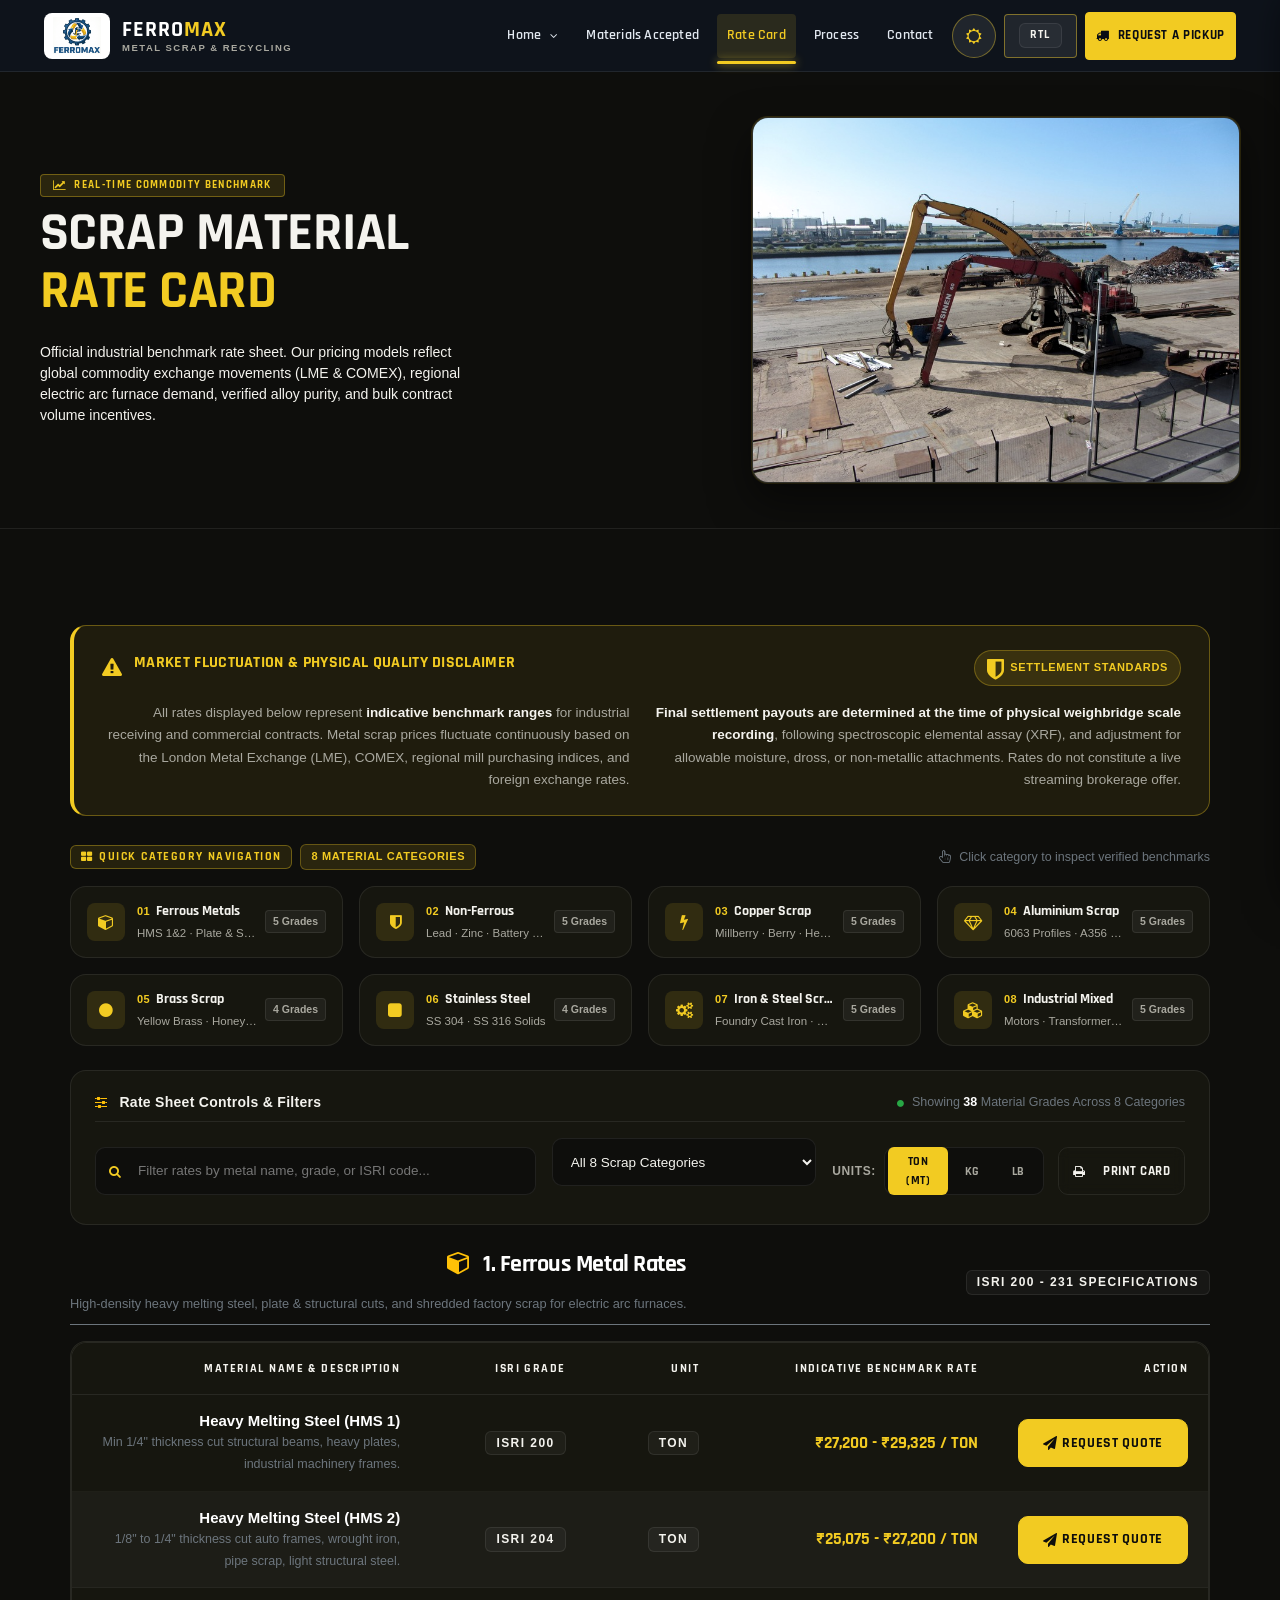
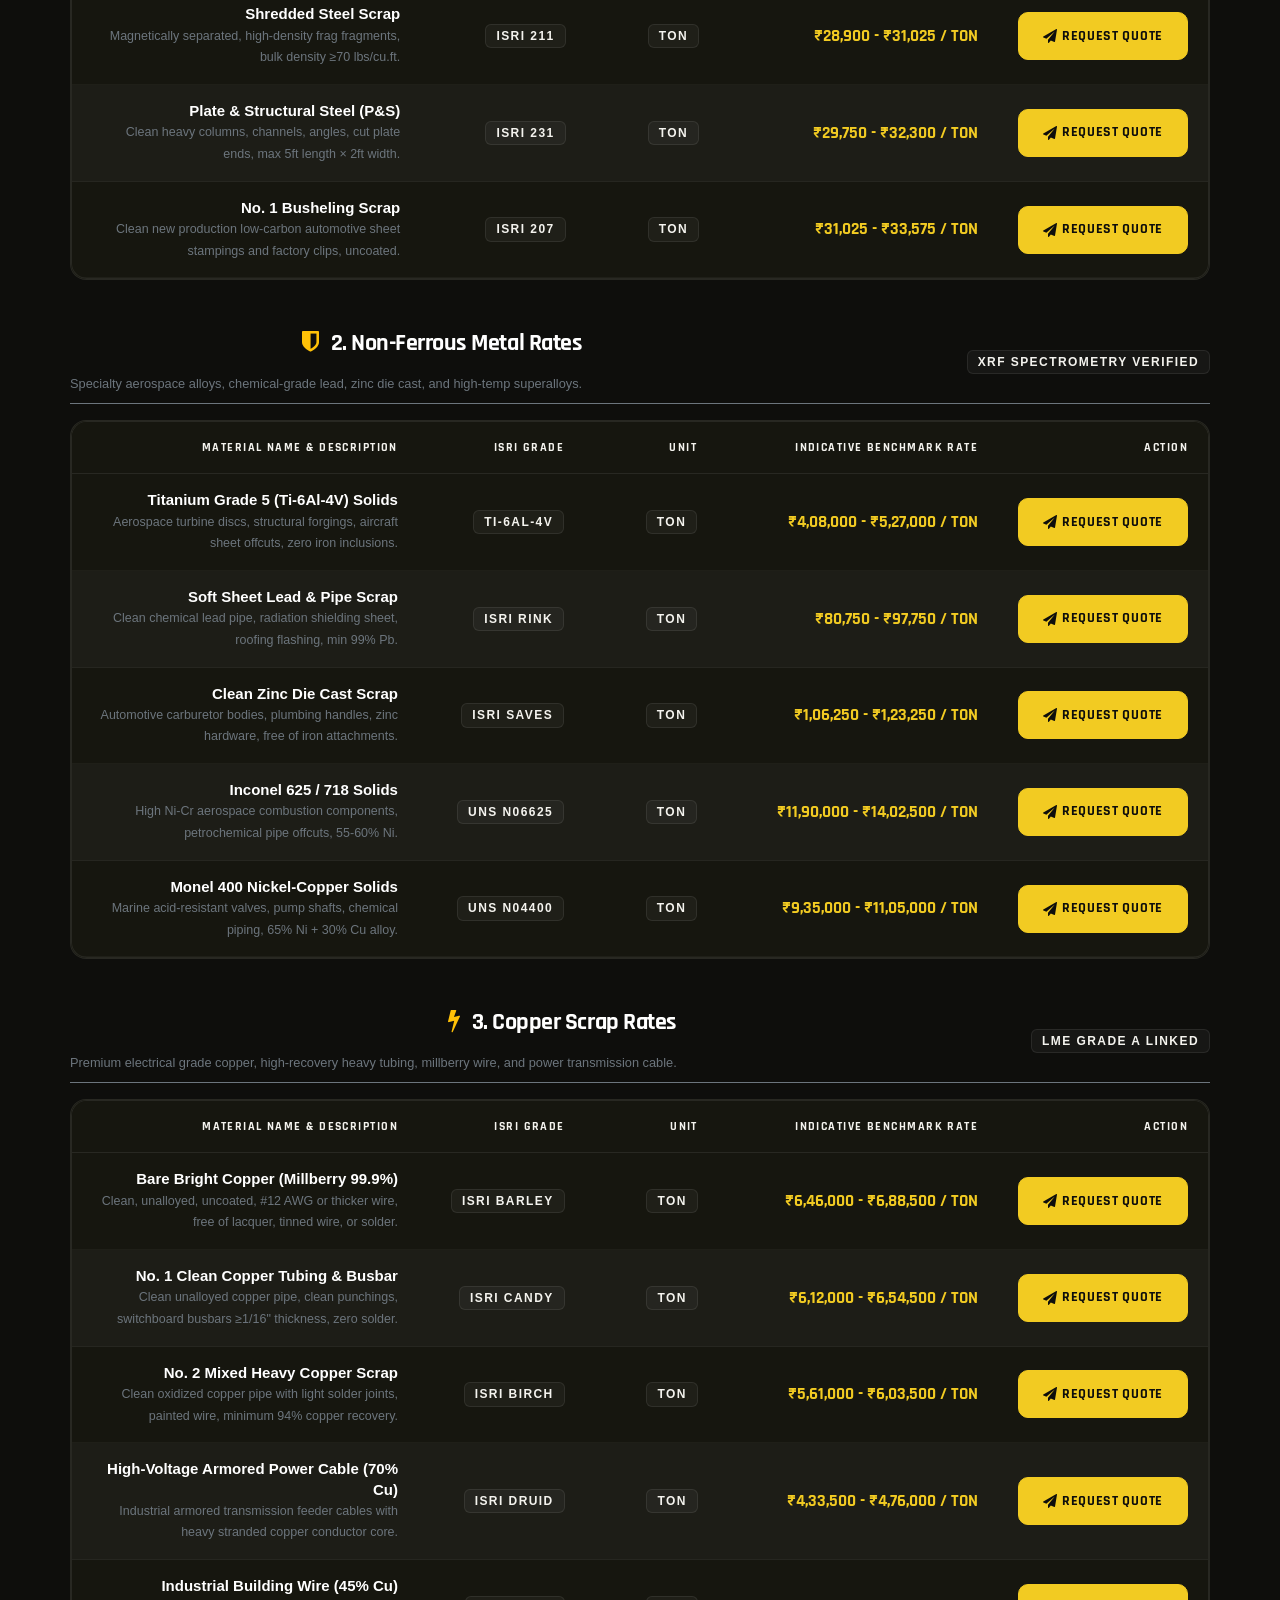
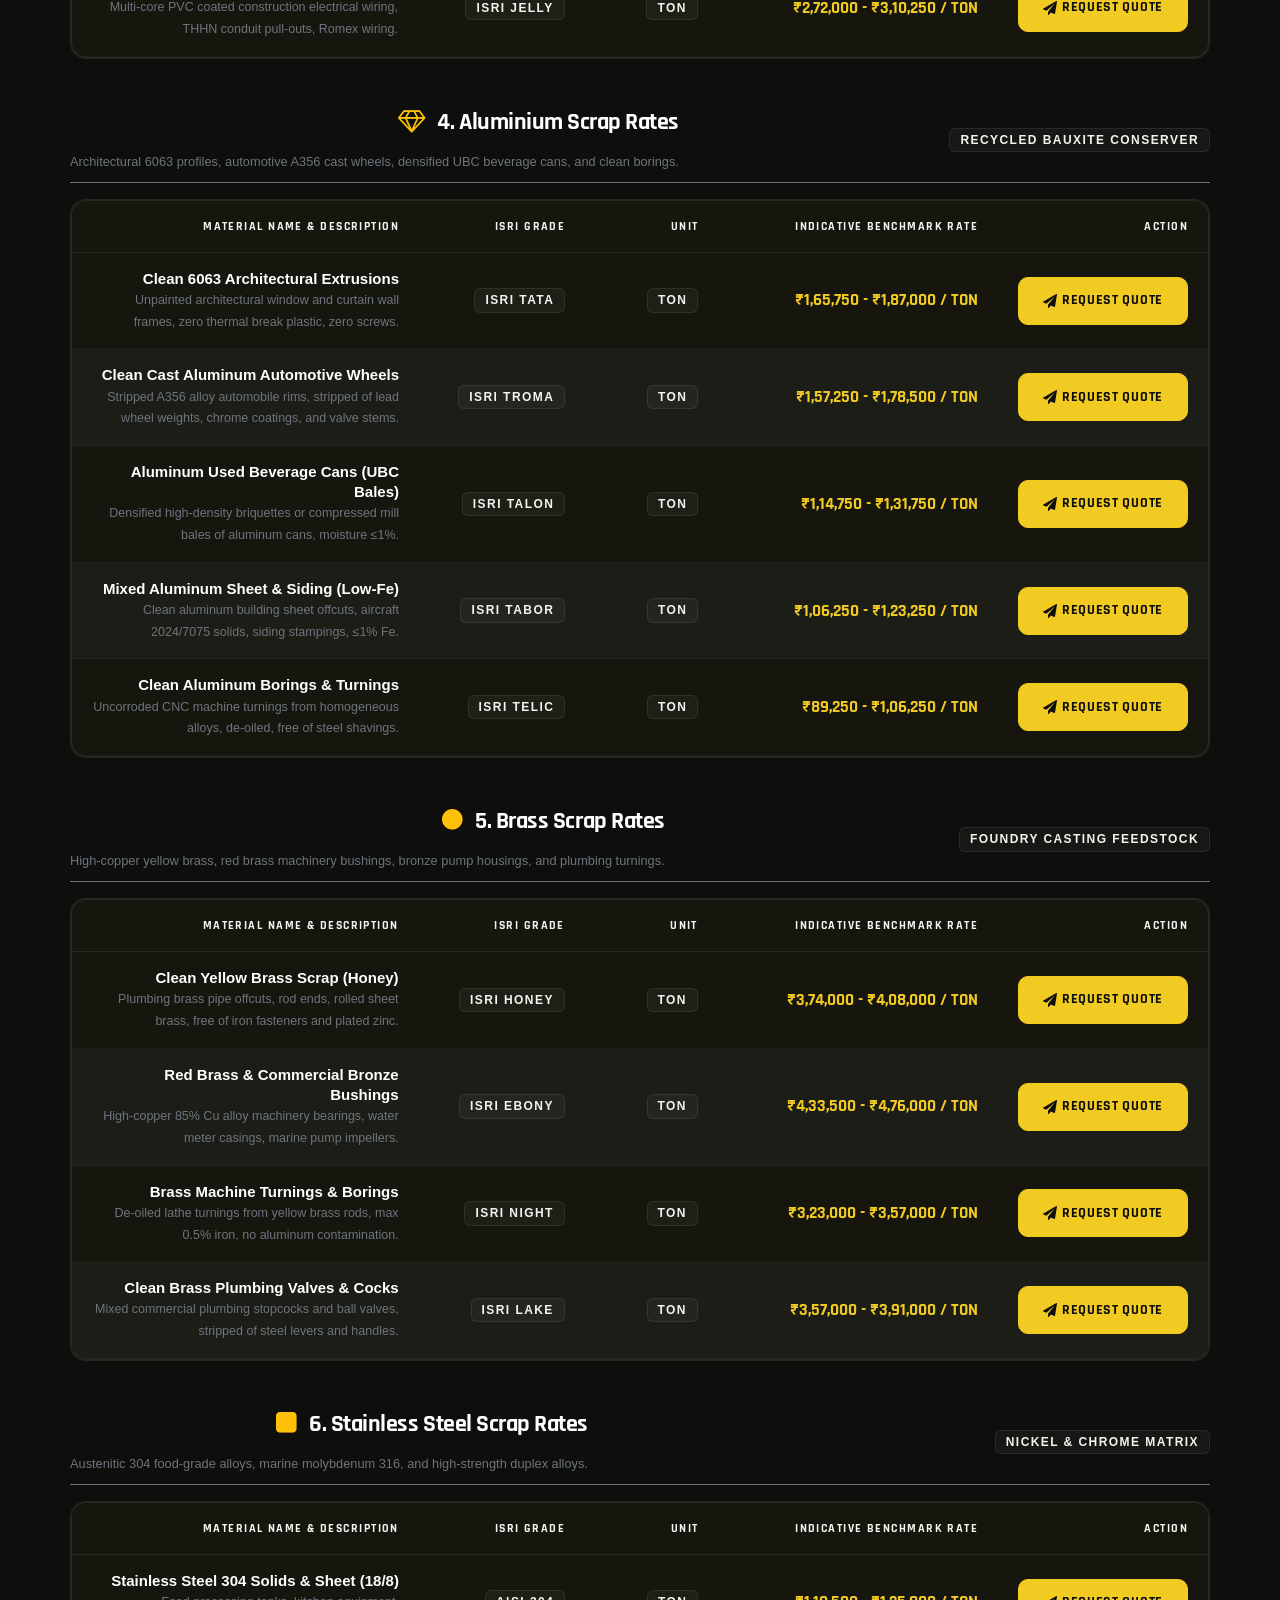
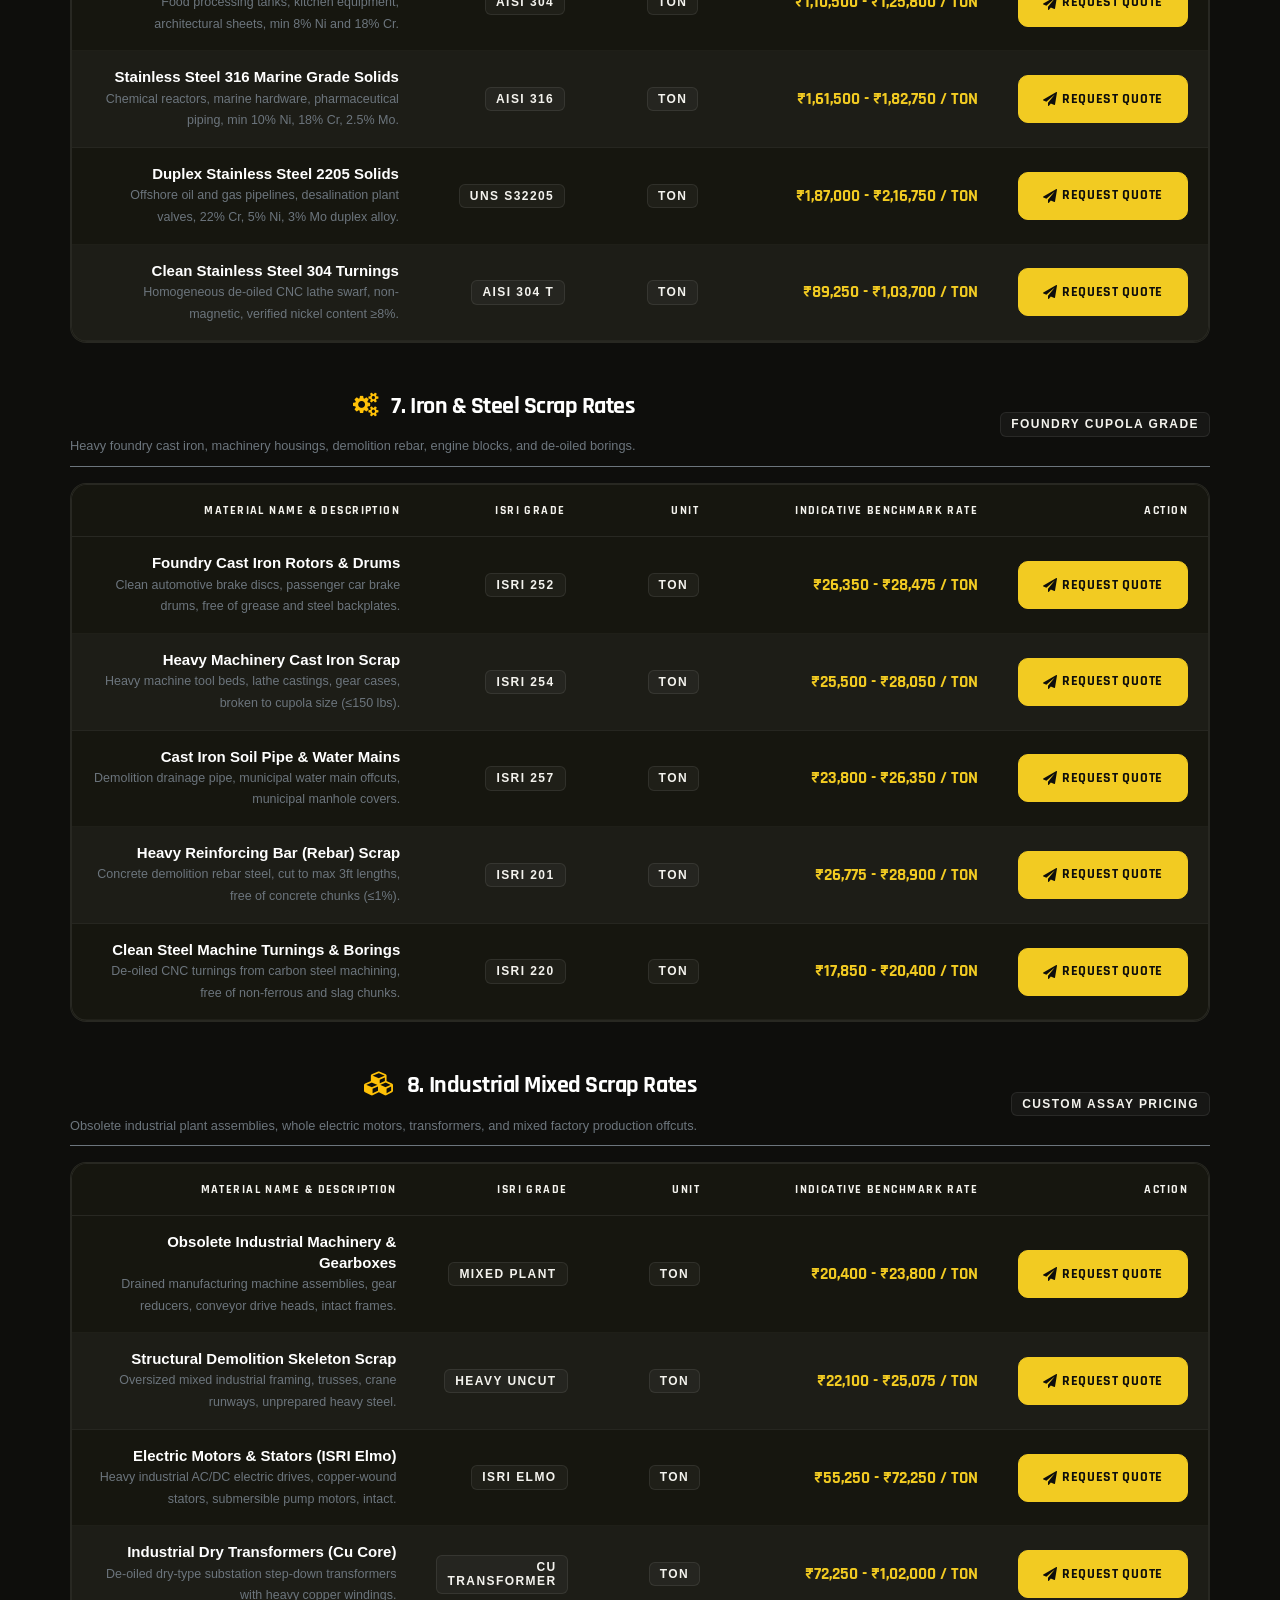
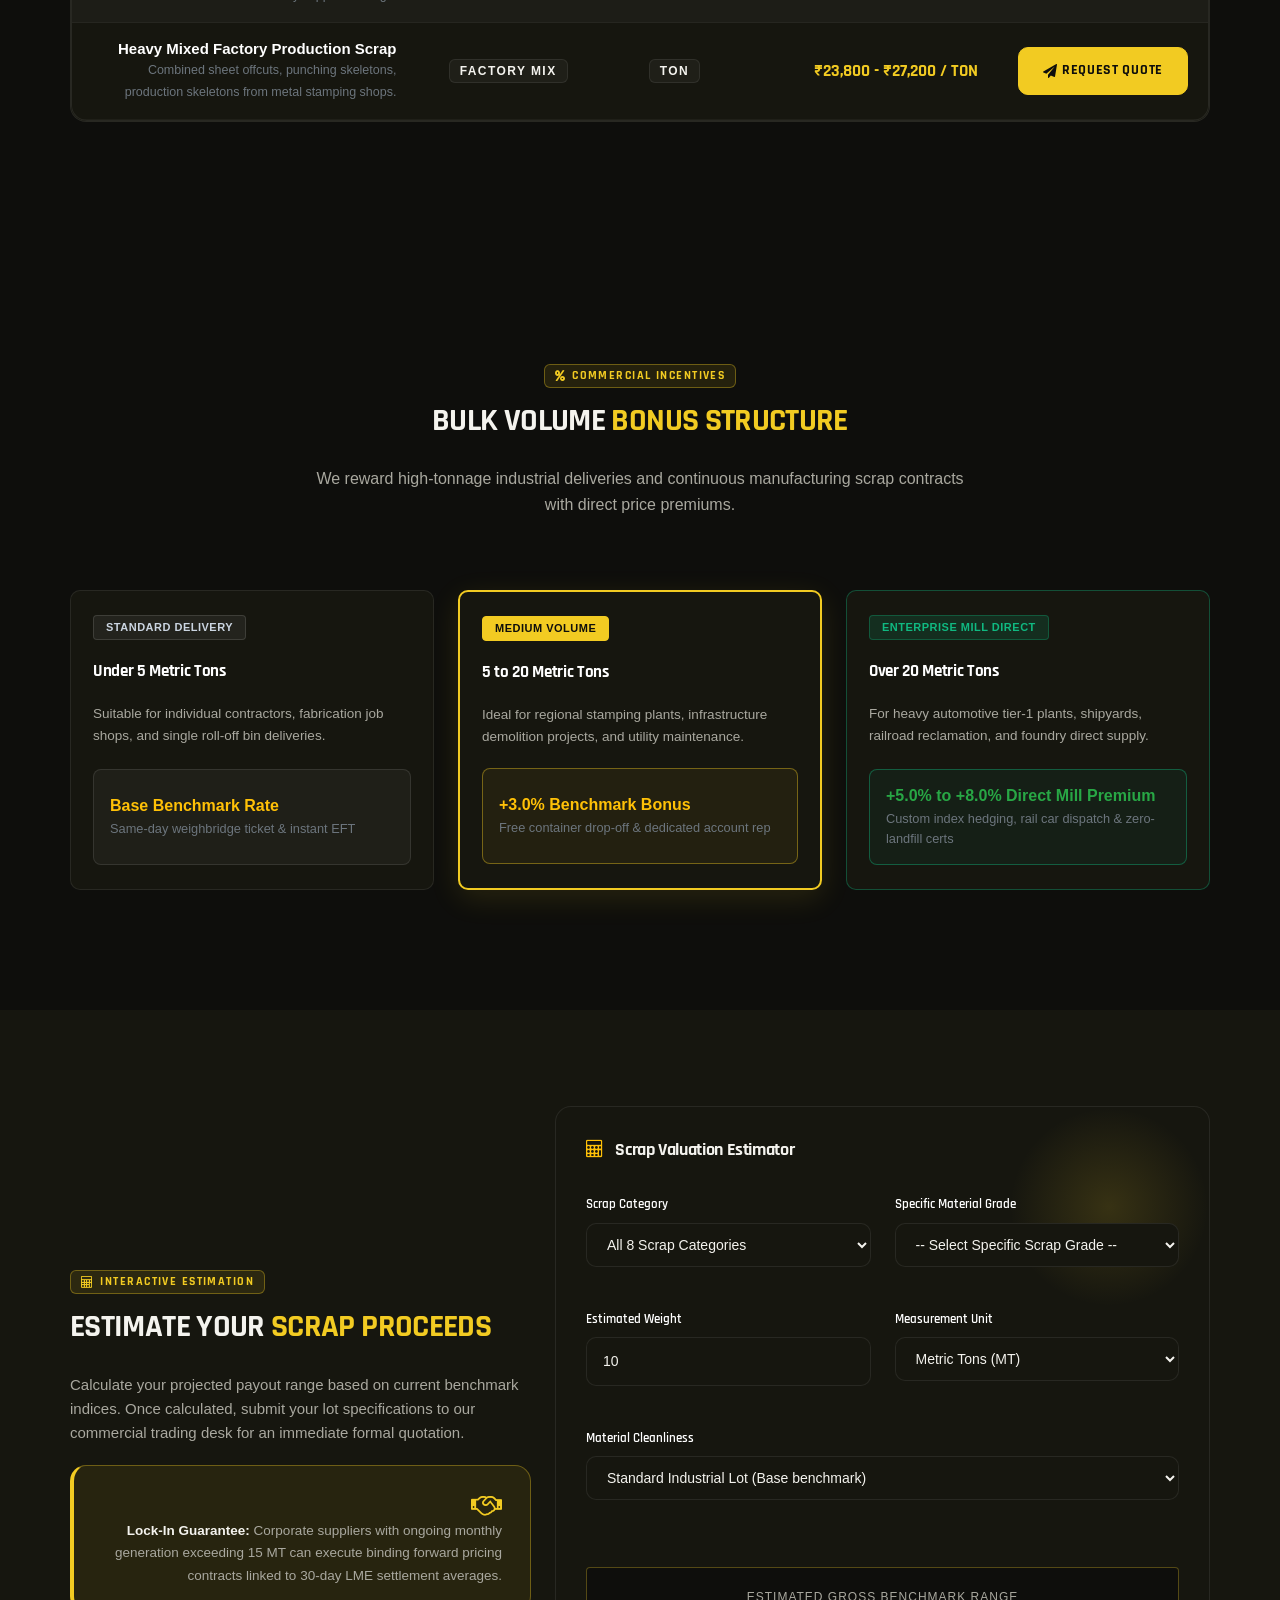
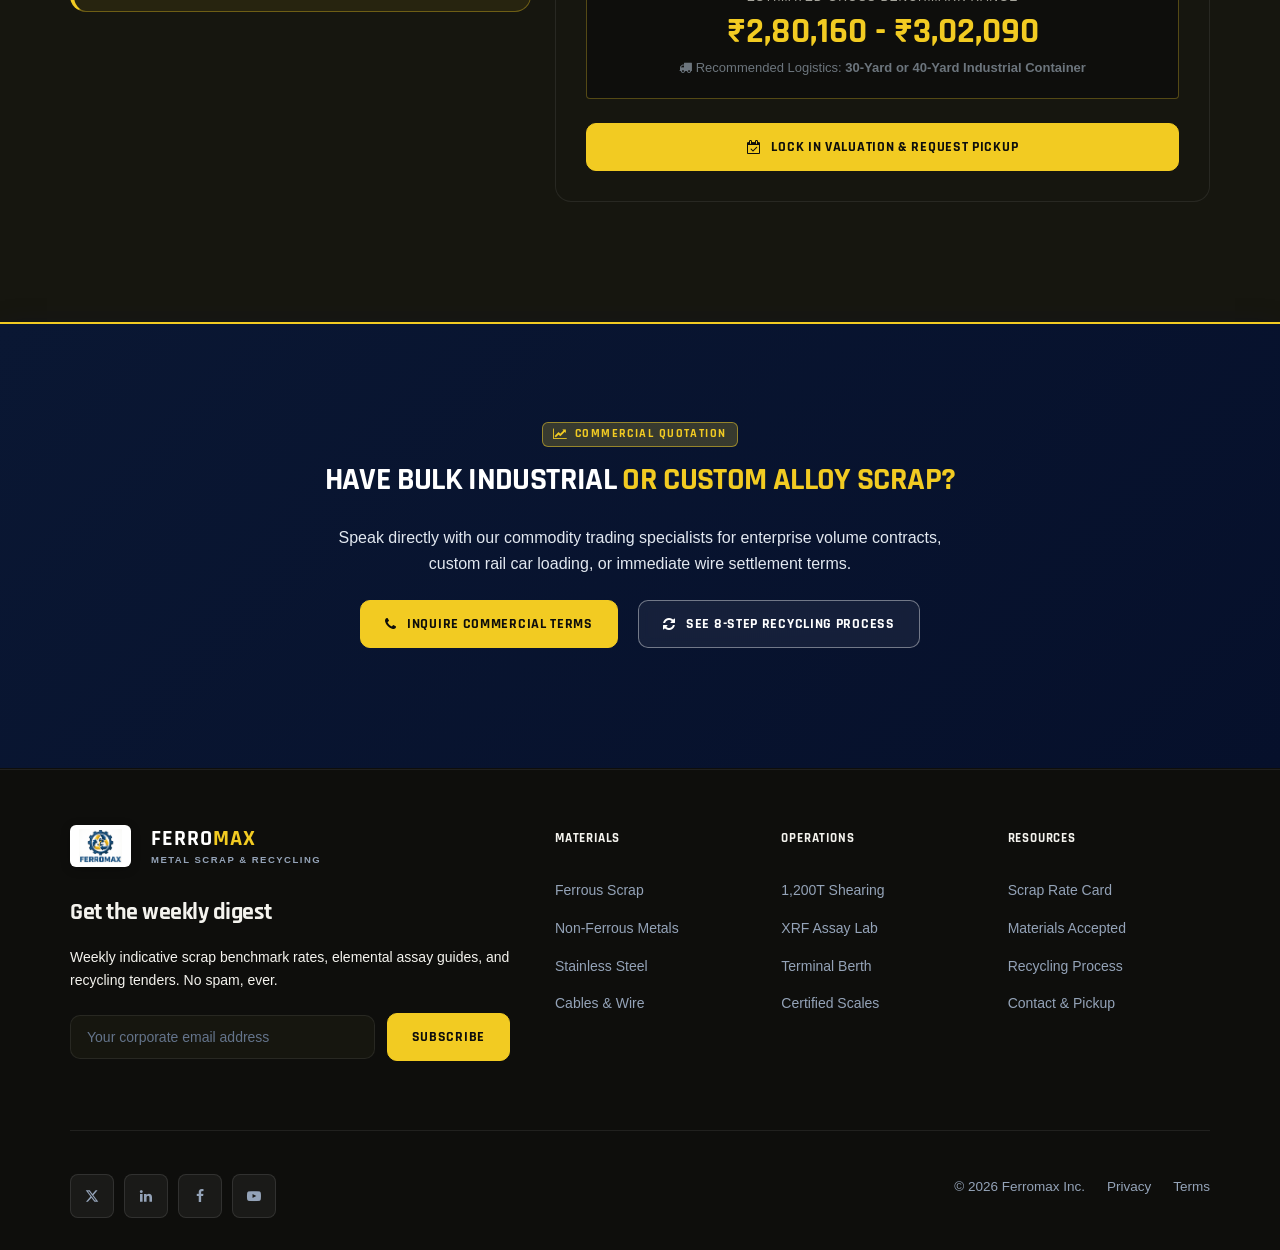
<file: rate-card.html>
<!DOCTYPE html>
<html lang="en">
   <head>
      <!-- basic -->
      <meta charset="utf-8">
      <meta http-equiv="X-UA-Compatible" content="IE=edge">
      <!-- mobile metas -->
      <meta name="viewport" content="width=device-width, initial-scale=1, maximum-scale=1">
      <!-- site metas -->
      <title>Rate Card – Scrap Material Rates | Ferromax Industrial Benchmarks</title>
      <meta name="keywords" content="scrap metal rates, scrap copper price, scrap steel price, HMS 1 rate, aluminum scrap rate, stainless steel scrap rate, brass scrap rate, iron steel rate, industrial scrap rate card, LME benchmark">
      <meta name="description" content="View Ferromax indicative scrap metal rates and benchmark cards. Transparent pricing for ferrous steel, non-ferrous metals, copper, aluminium, brass, stainless steel, cast iron, and industrial mixed scrap.">
      <meta name="author" content="Ferromax Industrial Scrap &amp; Recycling">
      <!-- bootstrap css -->
      <link rel="stylesheet" href="assets/css/bootstrap.min.css">
      <!-- font-awesome -->
      <link rel="stylesheet" href="assets/css/font-awesome.min.css">
      <!-- style css -->
      <link rel="stylesheet" href="assets/css/style.css">
      <!-- responsive css -->
      <link rel="stylesheet" href="assets/css/responsive.css">
      <!-- custom industrial styles -->
      <link rel="stylesheet" href="assets/css/industrial.css">
      <!-- favicon -->
      <!-- favicon -->
      <link rel="icon" href="assets/images/Metal Logo.png" type="image/png" />
      <link rel="shortcut icon" href="assets/images/Metal Logo.png" type="image/png" />
      <!-- Theme & Direction Persistence Script: Immediate Execution in Head -->
      <script>
         (function() {
            var savedTheme = localStorage.getItem('ferromax_theme') || 'dark';
            document.documentElement.setAttribute('data-theme', savedTheme);
            var savedDir = localStorage.getItem('ferromax_dir') || 'ltr';
            document.documentElement.setAttribute('dir', savedDir);
         })();
      </script>
   </head>
   <body class="main-layout">
      <!-- preloader -->
      

      

      <!-- Sidepanel Navigation (Mobile & Off-Canvas) -->
      <div class="sidepanel-overlay"></div>
      <div id="mySidepanel" class="sidepanel-custom">
         <div class="sidepanel-header">
            <a href="home-1.html" class="brand-link" aria-label="Ferromax Industrial Scrap">
               <img src="assets/images/Metal Logo.png" alt="Ferromax Industrial Scrap" class="brand-logo-img sidepanel-logo-img">
               <div class="brand-text-wrap ml-2">
                  <span class="brand-title">FERRO<span>MAX</span></span>
                  <span class="brand-tagline">Industrial Scrap</span>
               </div>
            </a>
            <button class="sidepanel-close" aria-label="Close Navigation"><i class="fa fa-times"></i></button>
         </div>
         <ul class="sidepanel-links">
            <li class="sidepanel-subitem"><a class="" href="home-1.html"><i class="fa fa-cubes"></i> Home 1 – Material Recovery Hub</a></li>
            <li class="sidepanel-subitem"><a class="" href="home-2.html"><i class="fa fa-cogs"></i> Home 2 – Recycling Operations</a></li>
            <li><a class="" href="material-recovery.html"><i class="fa fa-th-large"></i> Materials Accepted</a></li>
            <li><a class="active" href="rate-card.html"><i class="fa fa-line-chart"></i> Rate Card</a></li>
            <li><a class="" href="process.html"><i class="fa fa-refresh"></i> Process</a></li>
            <li><a class="" href="contact.html"><i class="fa fa-envelope-o"></i> Contact</a></li>
            <li class="sidepanel-item-toggle">
               <button class="theme-toggle-btn sidepanel-toggle-btn w-100 justify-content-center" aria-label="Toggle Light and Dark Mode" title="Toggle Theme">
                  <i class="fa fa-sun-o theme-icon-sun mr-2"></i>
                  <i class="fa fa-moon-o theme-icon-moon mr-2"></i>
                  <span class="theme-toggle-text">Toggle Light / Dark Mode</span>
               </button>
            </li>
            <li class="sidepanel-item-toggle">
               <button class="dir-toggle-btn sidepanel-dir-toggle w-100 justify-content-center" aria-label="Toggle Text Direction" title="Toggle Text Direction">
                  <span class="dir-toggle-label">Layout Direction: <span class="dir-indicator-badge">RTL</span></span>
               </button>
            </li>
            <li class="sidepanel-item-cta mt-2">
               <a href="contact.html#pickupSection" class="btn-industrial-primary w-100 text-center justify-content-center">
                  <i class="fa fa-truck"></i> Request a Pickup
               </a>
            </li>
         </ul>
         <div class="sidepanel-info">
            <h5>Yard Operations Desk</h5>
            <p><i class="fa fa-map-marker"></i> 104 Industrial Wharf Road, Terminal 4</p>
            <p><i class="fa fa-phone"></i> +1 (800) 482-7272</p>
            <p><i class="fa fa-clock-o"></i> Scales Open: Mon-Sat 06:30 - 18:30</p>
         </div>
      </div>

      <!-- Main Header -->
      <header class="header">
         <div class="container-fluid px-lg-5">
            <div class="row d_flex align-items-center">
               <div class="col-lg-3 col-md-4 col-7 logo_section">
                                    <a href="home-1.html" class="brand-link" aria-label="Ferromax Industrial Metal Scrap &amp; Recycling">
                     <img src="assets/images/Metal Logo.png" alt="Ferromax Industrial Metal Scrap &amp; Recycling" class="brand-logo-img">
                     <div class="brand-text-wrap ml-2">
                        <span class="brand-title">FERRO<span>MAX</span></span>
                        <span class="brand-tagline">Metal Scrap &amp; Recycling</span>
                     </div>
                  </a>
               </div>
               <div class="col-lg-9 col-md-8 col-5 text-right d-flex align-items-center justify-content-end">
                  <!-- Main Navigation Bar - Exact Order (1 to 8) -->
                  <ul class="navbar-nav-custom d-none d-lg-inline-flex align-items-center">
                     <li class="nav-item-dropdown">
                        <a href="home-1.html" class="nav-dropdown-toggle">
                           Home <i class="fa fa-angle-down"></i>
                        </a>
                        <ul class="nav-dropdown-menu">
                           <li><a href="home-1.html"><i class="fa fa-cubes"></i> Home 1 – Material Recovery Hub</a></li>
                           <li><a href="home-2.html"><i class="fa fa-cogs"></i> Home 2 – Recycling Operations</a></li>
                        </ul>
                     </li>
                     <li><a class="" href="material-recovery.html">Materials Accepted</a></li>
                     <li><a class="active" href="rate-card.html">Rate Card</a></li>
                     <li><a class="" href="process.html">Process</a></li>
                     <li><a class="" href="contact.html">Contact</a></li>
                     <li>
                        <button class="theme-toggle-btn ml-2" aria-label="Toggle Light and Dark Mode" title="Toggle Theme">
                           <i class="fa fa-sun-o theme-icon-sun"></i>
                           <i class="fa fa-moon-o theme-icon-moon"></i>
                        </button>
                     </li>
                     <li>
                        <button class="dir-toggle-btn ml-2" aria-label="Toggle Text Direction (LTR / RTL)" title="Toggle Text Direction"><span class="dir-indicator-badge">RTL</span></button>
                     </li>
                     <li>
                        <a href="contact.html#pickupSection" class="nav-cta-btn">
                           <i class="fa fa-truck"></i> Request a Pickup
                        </a>
                     </li>
                  </ul>
                  <!-- Mobile Hamburger Toggle (Exclusively on mobile/tablet screens) -->
                  <button class="openbtn-custom d-inline-flex d-lg-none" aria-label="Open Navigation">
                     <i class="fa fa-bars fa-lg"></i>
                  </button>
               </div>
            </div>
         </div>
      </header>

      <!-- Shared Page Hero: Rate Card -->
      <section class="page-hero">
         <div class="page-hero-container">
            <div class="page-hero-content">
               <span class="hero-badge-pill">
                  <i class="fa fa-line-chart"></i> Real-Time Commodity Benchmark
               </span>
               <h1 class="page-hero-title">
                  SCRAP MATERIAL <span class="highlight-gold">RATE CARD</span>
               </h1>
               <p class="page-hero-lead">
                  Official industrial benchmark rate sheet. Our pricing models reflect global commodity exchange movements (LME &amp; COMEX), regional electric arc furnace demand, verified alloy purity, and bulk contract volume incentives.
               </p>
            </div>
            <div class="page-hero-media">
               <figure class="page-hero-figure" style="--focal: center 45%;">
                  <img src="assets/images/hero/hero-rate-card-1200.jpg"
                       srcset="assets/images/hero/hero-rate-card-800.jpg 800w, assets/images/hero/hero-rate-card-1200.jpg 1200w, assets/images/hero/hero-rate-card-1600.jpg 1600w"
                       sizes="(max-width: 899px) 100vw, (max-width: 1280px) 45vw, 544px"
                       width="1600" height="1200"
                       alt="Industrial material handler crane with hydraulic orange-peel grab bucket positioned over scrap metal pile"
                       fetchpriority="high"
                       decoding="async">
               </figure>
            </div>
         </div>
      </section>

      <!-- Rate Card Benchmark & Pricing Catalog -->
      <section class="section-py section-darker rate-card-main-section" id="rateCardMainSection">
         <div class="container">

            <!-- 1. Market Fluctuations Notice & Disclaimer -->
            <div class="rate-notice-callout mb-4">
               <div class="rate-notice-header">
                  <div class="rate-notice-title-wrap">
                     <i class="fa fa-exclamation-triangle rate-notice-icon"></i>
                     <h5 class="rate-notice-title">
                        Market Fluctuation &amp; Physical Quality Disclaimer
                     </h5>
                  </div>
                  <span class="rate-notice-badge">
                     <i class="fa fa-shield"></i> Settlement Standards
                  </span>
               </div>
               <div class="rate-notice-grid">
                  <div class="rate-notice-col">
                     <p class="rate-notice-desc">
                        All rates displayed below represent <strong>indicative benchmark ranges</strong> for industrial receiving and commercial contracts. Metal scrap prices fluctuate continuously based on the London Metal Exchange (LME), COMEX, regional mill purchasing indices, and foreign exchange rates.
                     </p>
                  </div>
                  <div class="rate-notice-col">
                     <p class="rate-notice-desc">
                        <strong>Final settlement payouts are determined at the time of physical weighbridge scale recording</strong>, following spectroscopic elemental assay (XRF), and adjustment for allowable moisture, dross, or non-metallic attachments. Rates do not constitute a live streaming brokerage offer.
                     </p>
                  </div>
               </div>
            </div>

            <!-- 2. 8 Category Quick Jump Navigation (Structured 4x2 Grid) -->
            <div class="rate-quick-nav-panel mb-4">
               <div class="rate-quick-nav-header d-flex flex-wrap align-items-center justify-content-between mb-3">
                  <div class="d-flex align-items-center">
                     <span class="section-badge-tag mb-0"><i class="fa fa-th-large"></i> Quick Category Navigation</span>
                     <span class="rate-nav-count-badge ml-2">8 Material Categories</span>
                  </div>
                  <span class="rate-nav-hint text-muted"><i class="fa fa-hand-pointer-o mr-1"></i> Click category to inspect verified benchmarks</span>
               </div>
               <div class="rate-category-grid">
                  <!-- 1. Ferrous Metals -->
                  <a href="#sec-ferrous" class="category-grid-tile" data-cat="ferrous" title="Jump to Ferrous Metal Rates">
                     <div class="category-tile-left">
                        <span class="category-tile-icon"><i class="fa fa-cube"></i></span>
                        <div class="category-tile-info">
                           <div class="category-tile-title-row">
                              <span class="category-tile-num">01</span>
                              <strong class="category-tile-name">Ferrous Metals</strong>
                           </div>
                           <span class="category-tile-desc">HMS 1&amp;2 · Plate &amp; Structural</span>
                        </div>
                     </div>
                     <span class="category-tile-badge">5 Grades</span>
                  </a>

                  <!-- 2. Non-Ferrous Metals -->
                  <a href="#sec-non-ferrous" class="category-grid-tile" data-cat="non-ferrous" title="Jump to Non-Ferrous Metal Rates">
                     <div class="category-tile-left">
                        <span class="category-tile-icon"><i class="fa fa-shield"></i></span>
                        <div class="category-tile-info">
                           <div class="category-tile-title-row">
                              <span class="category-tile-num">02</span>
                              <strong class="category-tile-name">Non-Ferrous</strong>
                           </div>
                           <span class="category-tile-desc">Lead · Zinc · Battery Plates</span>
                        </div>
                     </div>
                     <span class="category-tile-badge">5 Grades</span>
                  </a>

                  <!-- 3. Copper Scrap -->
                  <a href="#sec-copper" class="category-grid-tile" data-cat="copper" title="Jump to Copper Scrap Rates">
                     <div class="category-tile-left">
                        <span class="category-tile-icon"><i class="fa fa-bolt"></i></span>
                        <div class="category-tile-info">
                           <div class="category-tile-title-row">
                              <span class="category-tile-num">03</span>
                              <strong class="category-tile-name">Copper Scrap</strong>
                           </div>
                           <span class="category-tile-desc">Millberry · Berry · Heavy Cu</span>
                        </div>
                     </div>
                     <span class="category-tile-badge">5 Grades</span>
                  </a>

                  <!-- 4. Aluminium Scrap -->
                  <a href="#sec-aluminium" class="category-grid-tile" data-cat="aluminium" title="Jump to Aluminium Scrap Rates">
                     <div class="category-tile-left">
                        <span class="category-tile-icon"><i class="fa fa-diamond"></i></span>
                        <div class="category-tile-info">
                           <div class="category-tile-title-row">
                              <span class="category-tile-num">04</span>
                              <strong class="category-tile-name">Aluminium Scrap</strong>
                           </div>
                           <span class="category-tile-desc">6063 Profiles · A356 Wheels</span>
                        </div>
                     </div>
                     <span class="category-tile-badge">5 Grades</span>
                  </a>

                  <!-- 5. Brass Scrap -->
                  <a href="#sec-brass" class="category-grid-tile" data-cat="brass" title="Jump to Brass Scrap Rates">
                     <div class="category-tile-left">
                        <span class="category-tile-icon"><i class="fa fa-circle"></i></span>
                        <div class="category-tile-info">
                           <div class="category-tile-title-row">
                              <span class="category-tile-num">05</span>
                              <strong class="category-tile-name">Brass Scrap</strong>
                           </div>
                           <span class="category-tile-desc">Yellow Brass · Honey · Turnings</span>
                        </div>
                     </div>
                     <span class="category-tile-badge">4 Grades</span>
                  </a>

                  <!-- 6. Stainless Steel Scrap -->
                  <a href="#sec-stainless" class="category-grid-tile" data-cat="stainless" title="Jump to Stainless Steel Rates">
                     <div class="category-tile-left">
                        <span class="category-tile-icon"><i class="fa fa-square"></i></span>
                        <div class="category-tile-info">
                           <div class="category-tile-title-row">
                              <span class="category-tile-num">06</span>
                              <strong class="category-tile-name">Stainless Steel</strong>
                           </div>
                           <span class="category-tile-desc">SS 304 · SS 316 Solids</span>
                        </div>
                     </div>
                     <span class="category-tile-badge">4 Grades</span>
                  </a>

                  <!-- 7. Iron & Steel Scrap -->
                  <a href="#sec-iron-steel" class="category-grid-tile" data-cat="iron-steel" title="Jump to Iron & Steel Rates">
                     <div class="category-tile-left">
                        <span class="category-tile-icon"><i class="fa fa-cogs"></i></span>
                        <div class="category-tile-info">
                           <div class="category-tile-title-row">
                              <span class="category-tile-num">07</span>
                              <strong class="category-tile-name">Iron &amp; Steel Scrap</strong>
                           </div>
                           <span class="category-tile-desc">Foundry Cast Iron · Borings</span>
                        </div>
                     </div>
                     <span class="category-tile-badge">5 Grades</span>
                  </a>

                  <!-- 8. Industrial Mixed Scrap -->
                  <a href="#sec-industrial-mixed" class="category-grid-tile" data-cat="industrial-mixed" title="Jump to Industrial Mixed Rates">
                     <div class="category-tile-left">
                        <span class="category-tile-icon"><i class="fa fa-cubes"></i></span>
                        <div class="category-tile-info">
                           <div class="category-tile-title-row">
                              <span class="category-tile-num">08</span>
                              <strong class="category-tile-name">Industrial Mixed</strong>
                           </div>
                           <span class="category-tile-desc">Motors · Transformers · Plant</span>
                        </div>
                     </div>
                     <span class="category-tile-badge">5 Grades</span>
                  </a>
               </div>
            </div>

            <!-- 3. Interactive Search, Filter & Unit Controls Bar -->
            <div class="rate-card-box rate-filter-panel mb-4">
               <div class="rate-filter-header d-flex flex-wrap align-items-center justify-content-between mb-3 pb-2 border-bottom border-secondary">
                  <div class="d-flex align-items-center">
                     <span class="rate-filter-title"><i class="fa fa-sliders text-warning mr-2"></i> Rate Sheet Controls &amp; Filters</span>
                  </div>
                  <div class="rate-filter-stats text-muted" id="rateFilterStats">
                     <i class="fa fa-circle text-success mr-1" style="font-size: 8px;"></i> Showing <strong id="activeRatesCount" class="text-white">38</strong> Material Grades Across 8 Categories
                  </div>
               </div>
               <div class="rate-filter-controls-row">
                  <!-- Search with embedded icon & clear button -->
                  <div class="rate-filter-search-col">
                     <div class="rate-search-wrap">
                        <i class="fa fa-search rate-search-icon"></i>
                        <input type="text" id="rateSearchInput" placeholder="Filter rates by metal name, grade, or ISRI code..." autocomplete="off">
                        <button type="button" id="rateSearchClear" class="rate-search-clear-btn" aria-label="Clear search query" title="Clear filter">
                           <i class="fa fa-times"></i>
                        </button>
                     </div>
                  </div>
                  <!-- Category Dropdown -->
                  <div class="rate-filter-select-col">
                     <div class="rate-select-wrap">
                        <select id="rateCategoryFilter" class="form-control-industrial">
                           <option value="all">All 8 Scrap Categories</option>
                           <option value="ferrous">1. Ferrous Metal Rates (5)</option>
                           <option value="non-ferrous">2. Non-Ferrous Metal Rates (5)</option>
                           <option value="copper">3. Copper Scrap (5)</option>
                           <option value="aluminium">4. Aluminium Scrap (5)</option>
                           <option value="brass">5. Brass Scrap (4)</option>
                           <option value="stainless">6. Stainless Steel Scrap (4)</option>
                           <option value="iron-steel">7. Iron and Steel Scrap (5)</option>
                           <option value="industrial-mixed">8. Industrial Mixed Scrap (5)</option>
                        </select>
                     </div>
                  </div>
                  <!-- Unit Switcher & Print -->
                  <div class="rate-filter-actions-col">
                     <div class="rate-units-wrap">
                        <span class="rate-units-label">UNITS:</span>
                        <div class="rate-units-segmented" role="group" aria-label="Unit conversion">
                           <button type="button" class="btn-unit-toggle active" data-unit="mt">TON (MT)</button>
                           <button type="button" class="btn-unit-toggle" data-unit="kg">KG</button>
                           <button type="button" class="btn-unit-toggle" data-unit="lb">LB</button>
                        </div>
                     </div>
                     <button id="btnPrintRateCard" class="btn-industrial-secondary btn-print-card" title="Print this rate card">
                        <i class="fa fa-print mr-2"></i> Print Card
                     </button>
                  </div>
               </div>
            </div>

            <!-- 4. 8 Categorized Rate Sections -->
            <div class="rate-category-sections-wrapper">

            <!-- 1. Ferrous Metal Rates -->
            <div class="rate-category-section mb-5" id="sec-ferrous" data-section-cat="ferrous">
               <div class="rate-category-header d-flex align-items-center justify-content-between mb-3 border-bottom border-secondary pb-2">
                  <div>
                     <h3 class="text-white font-weight-bold mb-0" style="font-size: 22px;">
                        <i class="fa fa-cube text-warning mr-2"></i> 1. Ferrous Metal Rates
                     </h3>
                     <small class="text-muted">High-density heavy melting steel, plate &amp; structural cuts, and shredded factory scrap for electric arc furnaces.</small>
                  </div>
                  <span class="badge badge-warning text-dark font-weight-bold p-2 d-none d-md-inline-block">ISRI 200 - 231 Specifications</span>
               </div>
               <div class="rate-card-box p-0 overflow-hidden">
                  <div class="table-responsive">
                     <table class="industrial-table">
                        <thead>
                           <tr>
                              <th style="width: 32%;">Material Name &amp; Description</th>
                              <th style="width: 15%;">ISRI Grade</th>
                              <th style="width: 12%;">Unit</th>
                              <th style="width: 25%;">Indicative Benchmark Rate</th>
                              <th style="width: 16%;">Action</th>
                           </tr>
                        </thead>
                        <tbody>
                           <tr class="rate-table-row" data-category="ferrous">
                              <td>
                                 <strong class="d-block text-white">Heavy Melting Steel (HMS 1)</strong>
                                 <small class="text-muted">Min 1/4" thickness cut structural beams, heavy plates, industrial machinery frames.</small>
                              </td>
                              <td><span class="rate-unit-badge">ISRI 200</span></td>
                              <td><span class="badge badge-secondary rate-unit-label">TON</span></td>
                              <td><span class="rate-value-highlight rate-display-value" data-rate-mt="27200" data-rate-mt-high="29325">₹27,200 - ₹29,325 / TON</span></td>
                              <td><a href="contact.html?material=HMS+1#pickupSection" class="btn btn-sm btn-warning text-dark font-weight-bold"><i class="fa fa-paper-plane mr-1"></i> Request Quote</a></td>
                           </tr>
                           <tr class="rate-table-row" data-category="ferrous">
                              <td>
                                 <strong class="d-block text-white">Heavy Melting Steel (HMS 2)</strong>
                                 <small class="text-muted">1/8" to 1/4" thickness cut auto frames, wrought iron, pipe scrap, light structural steel.</small>
                              </td>
                              <td><span class="rate-unit-badge">ISRI 204</span></td>
                              <td><span class="badge badge-secondary rate-unit-label">TON</span></td>
                              <td><span class="rate-value-highlight rate-display-value" data-rate-mt="25075" data-rate-mt-high="27200">₹25,075 - ₹27,200 / TON</span></td>
                              <td><a href="contact.html?material=HMS+2#pickupSection" class="btn btn-sm btn-warning text-dark font-weight-bold"><i class="fa fa-paper-plane mr-1"></i> Request Quote</a></td>
                           </tr>
                           <tr class="rate-table-row" data-category="ferrous">
                              <td>
                                 <strong class="d-block text-white">Shredded Steel Scrap</strong>
                                 <small class="text-muted">Magnetically separated, high-density frag fragments, bulk density &ge;70 lbs/cu.ft.</small>
                              </td>
                              <td><span class="rate-unit-badge">ISRI 211</span></td>
                              <td><span class="badge badge-secondary rate-unit-label">TON</span></td>
                              <td><span class="rate-value-highlight rate-display-value" data-rate-mt="28900" data-rate-mt-high="31025">₹28,900 - ₹31,025 / TON</span></td>
                              <td><a href="contact.html?material=Shredded+Steel#pickupSection" class="btn btn-sm btn-warning text-dark font-weight-bold"><i class="fa fa-paper-plane mr-1"></i> Request Quote</a></td>
                           </tr>
                           <tr class="rate-table-row" data-category="ferrous">
                              <td>
                                 <strong class="d-block text-white">Plate &amp; Structural Steel (P&amp;S)</strong>
                                 <small class="text-muted">Clean heavy columns, channels, angles, cut plate ends, max 5ft length &times; 2ft width.</small>
                              </td>
                              <td><span class="rate-unit-badge">ISRI 231</span></td>
                              <td><span class="badge badge-secondary rate-unit-label">TON</span></td>
                              <td><span class="rate-value-highlight rate-display-value" data-rate-mt="29750" data-rate-mt-high="32300">₹29,750 - ₹32,300 / TON</span></td>
                              <td><a href="contact.html?material=Plate+and+Structural#pickupSection" class="btn btn-sm btn-warning text-dark font-weight-bold"><i class="fa fa-paper-plane mr-1"></i> Request Quote</a></td>
                           </tr>
                           <tr class="rate-table-row" data-category="ferrous">
                              <td>
                                 <strong class="d-block text-white">No. 1 Busheling Scrap</strong>
                                 <small class="text-muted">Clean new production low-carbon automotive sheet stampings and factory clips, uncoated.</small>
                              </td>
                              <td><span class="rate-unit-badge">ISRI 207</span></td>
                              <td><span class="badge badge-secondary rate-unit-label">TON</span></td>
                              <td><span class="rate-value-highlight rate-display-value" data-rate-mt="31025" data-rate-mt-high="33575">₹31,025 - ₹33,575 / TON</span></td>
                              <td><a href="contact.html?material=No+1+Busheling#pickupSection" class="btn btn-sm btn-warning text-dark font-weight-bold"><i class="fa fa-paper-plane mr-1"></i> Request Quote</a></td>
                           </tr>
                        </tbody>
                     </table>
                  </div>
               </div>
            </div>

            <!-- 2. Non-Ferrous Metal Rates -->
            <div class="rate-category-section mb-5" id="sec-non-ferrous" data-section-cat="non-ferrous">
               <div class="rate-category-header d-flex align-items-center justify-content-between mb-3 border-bottom border-secondary pb-2">
                  <div>
                     <h3 class="text-white font-weight-bold mb-0" style="font-size: 22px;">
                        <i class="fa fa-shield text-warning mr-2"></i> 2. Non-Ferrous Metal Rates
                     </h3>
                     <small class="text-muted">Specialty aerospace alloys, chemical-grade lead, zinc die cast, and high-temp superalloys.</small>
                  </div>
                  <span class="badge badge-warning text-dark font-weight-bold p-2 d-none d-md-inline-block">XRF Spectrometry Verified</span>
               </div>
               <div class="rate-card-box p-0 overflow-hidden">
                  <div class="table-responsive">
                     <table class="industrial-table">
                        <thead>
                           <tr>
                              <th style="width: 32%;">Material Name &amp; Description</th>
                              <th style="width: 15%;">ISRI Grade</th>
                              <th style="width: 12%;">Unit</th>
                              <th style="width: 25%;">Indicative Benchmark Rate</th>
                              <th style="width: 16%;">Action</th>
                           </tr>
                        </thead>
                        <tbody>
                           <tr class="rate-table-row" data-category="non-ferrous">
                              <td>
                                 <strong class="d-block text-white">Titanium Grade 5 (Ti-6Al-4V) Solids</strong>
                                 <small class="text-muted">Aerospace turbine discs, structural forgings, aircraft sheet offcuts, zero iron inclusions.</small>
                              </td>
                              <td><span class="rate-unit-badge">Ti-6Al-4V</span></td>
                              <td><span class="badge badge-secondary rate-unit-label">TON</span></td>
                              <td><span class="rate-value-highlight rate-display-value" data-rate-mt="408000" data-rate-mt-high="527000">₹4,08,000 - ₹5,27,000 / TON</span></td>
                              <td><a href="contact.html?material=Titanium+Grade+5#pickupSection" class="btn btn-sm btn-warning text-dark font-weight-bold"><i class="fa fa-paper-plane mr-1"></i> Request Quote</a></td>
                           </tr>
                           <tr class="rate-table-row" data-category="non-ferrous">
                              <td>
                                 <strong class="d-block text-white">Soft Sheet Lead &amp; Pipe Scrap</strong>
                                 <small class="text-muted">Clean chemical lead pipe, radiation shielding sheet, roofing flashing, min 99% Pb.</small>
                              </td>
                              <td><span class="rate-unit-badge">ISRI Rink</span></td>
                              <td><span class="badge badge-secondary rate-unit-label">TON</span></td>
                              <td><span class="rate-value-highlight rate-display-value" data-rate-mt="80750" data-rate-mt-high="97750">₹80,750 - ₹97,750 / TON</span></td>
                              <td><a href="contact.html?material=Soft+Lead#pickupSection" class="btn btn-sm btn-warning text-dark font-weight-bold"><i class="fa fa-paper-plane mr-1"></i> Request Quote</a></td>
                           </tr>
                           <tr class="rate-table-row" data-category="non-ferrous">
                              <td>
                                 <strong class="d-block text-white">Clean Zinc Die Cast Scrap</strong>
                                 <small class="text-muted">Automotive carburetor bodies, plumbing handles, zinc hardware, free of iron attachments.</small>
                              </td>
                              <td><span class="rate-unit-badge">ISRI Saves</span></td>
                              <td><span class="badge badge-secondary rate-unit-label">TON</span></td>
                              <td><span class="rate-value-highlight rate-display-value" data-rate-mt="106250" data-rate-mt-high="123250">₹1,06,250 - ₹1,23,250 / TON</span></td>
                              <td><a href="contact.html?material=Zinc+Die+Cast#pickupSection" class="btn btn-sm btn-warning text-dark font-weight-bold"><i class="fa fa-paper-plane mr-1"></i> Request Quote</a></td>
                           </tr>
                           <tr class="rate-table-row" data-category="non-ferrous">
                              <td>
                                 <strong class="d-block text-white">Inconel 625 / 718 Solids</strong>
                                 <small class="text-muted">High Ni-Cr aerospace combustion components, petrochemical pipe offcuts, 55-60% Ni.</small>
                              </td>
                              <td><span class="rate-unit-badge">UNS N06625</span></td>
                              <td><span class="badge badge-secondary rate-unit-label">TON</span></td>
                              <td><span class="rate-value-highlight rate-display-value" data-rate-mt="1190000" data-rate-mt-high="1402500">₹11,90,000 - ₹14,02,500 / TON</span></td>
                              <td><a href="contact.html?material=Inconel+625#pickupSection" class="btn btn-sm btn-warning text-dark font-weight-bold"><i class="fa fa-paper-plane mr-1"></i> Request Quote</a></td>
                           </tr>
                           <tr class="rate-table-row" data-category="non-ferrous">
                              <td>
                                 <strong class="d-block text-white">Monel 400 Nickel-Copper Solids</strong>
                                 <small class="text-muted">Marine acid-resistant valves, pump shafts, chemical piping, 65% Ni + 30% Cu alloy.</small>
                              </td>
                              <td><span class="rate-unit-badge">UNS N04400</span></td>
                              <td><span class="badge badge-secondary rate-unit-label">TON</span></td>
                              <td><span class="rate-value-highlight rate-display-value" data-rate-mt="935000" data-rate-mt-high="1105000">₹9,35,000 - ₹11,05,000 / TON</span></td>
                              <td><a href="contact.html?material=Monel+400#pickupSection" class="btn btn-sm btn-warning text-dark font-weight-bold"><i class="fa fa-paper-plane mr-1"></i> Request Quote</a></td>
                           </tr>
                        </tbody>
                     </table>
                  </div>
               </div>
            </div>

            <!-- 3. Copper Scrap -->
            <div class="rate-category-section mb-5" id="sec-copper" data-section-cat="copper">
               <div class="rate-category-header d-flex align-items-center justify-content-between mb-3 border-bottom border-secondary pb-2">
                  <div>
                     <h3 class="text-white font-weight-bold mb-0" style="font-size: 22px;">
                        <i class="fa fa-bolt text-warning mr-2"></i> 3. Copper Scrap Rates
                     </h3>
                     <small class="text-muted">Premium electrical grade copper, high-recovery heavy tubing, millberry wire, and power transmission cable.</small>
                  </div>
                  <span class="badge badge-warning text-dark font-weight-bold p-2 d-none d-md-inline-block">LME Grade A Linked</span>
               </div>
               <div class="rate-card-box p-0 overflow-hidden">
                  <div class="table-responsive">
                     <table class="industrial-table">
                        <thead>
                           <tr>
                              <th style="width: 32%;">Material Name &amp; Description</th>
                              <th style="width: 15%;">ISRI Grade</th>
                              <th style="width: 12%;">Unit</th>
                              <th style="width: 25%;">Indicative Benchmark Rate</th>
                              <th style="width: 16%;">Action</th>
                           </tr>
                        </thead>
                        <tbody>
                           <tr class="rate-table-row" data-category="copper">
                              <td>
                                 <strong class="d-block text-white">Bare Bright Copper (Millberry 99.9%)</strong>
                                 <small class="text-muted">Clean, unalloyed, uncoated, #12 AWG or thicker wire, free of lacquer, tinned wire, or solder.</small>
                              </td>
                              <td><span class="rate-unit-badge">ISRI Barley</span></td>
                              <td><span class="badge badge-secondary rate-unit-label">TON</span></td>
                              <td><span class="rate-value-highlight rate-display-value" data-rate-mt="646000" data-rate-mt-high="688500">₹6,46,000 - ₹6,88,500 / TON</span></td>
                              <td><a href="contact.html?material=Bare+Bright+Copper#pickupSection" class="btn btn-sm btn-warning text-dark font-weight-bold"><i class="fa fa-paper-plane mr-1"></i> Request Quote</a></td>
                           </tr>
                           <tr class="rate-table-row" data-category="copper">
                              <td>
                                 <strong class="d-block text-white">No. 1 Clean Copper Tubing &amp; Busbar</strong>
                                 <small class="text-muted">Clean unalloyed copper pipe, clean punchings, switchboard busbars &ge;1/16" thickness, zero solder.</small>
                              </td>
                              <td><span class="rate-unit-badge">ISRI Candy</span></td>
                              <td><span class="badge badge-secondary rate-unit-label">TON</span></td>
                              <td><span class="rate-value-highlight rate-display-value" data-rate-mt="612000" data-rate-mt-high="654500">₹6,12,000 - ₹6,54,500 / TON</span></td>
                              <td><a href="contact.html?material=No+1+Copper+Tubing#pickupSection" class="btn btn-sm btn-warning text-dark font-weight-bold"><i class="fa fa-paper-plane mr-1"></i> Request Quote</a></td>
                           </tr>
                           <tr class="rate-table-row" data-category="copper">
                              <td>
                                 <strong class="d-block text-white">No. 2 Mixed Heavy Copper Scrap</strong>
                                 <small class="text-muted">Clean oxidized copper pipe with light solder joints, painted wire, minimum 94% copper recovery.</small>
                              </td>
                              <td><span class="rate-unit-badge">ISRI Birch</span></td>
                              <td><span class="badge badge-secondary rate-unit-label">TON</span></td>
                              <td><span class="rate-value-highlight rate-display-value" data-rate-mt="561000" data-rate-mt-high="603500">₹5,61,000 - ₹6,03,500 / TON</span></td>
                              <td><a href="contact.html?material=No+2+Copper#pickupSection" class="btn btn-sm btn-warning text-dark font-weight-bold"><i class="fa fa-paper-plane mr-1"></i> Request Quote</a></td>
                           </tr>
                           <tr class="rate-table-row" data-category="copper">
                              <td>
                                 <strong class="d-block text-white">High-Voltage Armored Power Cable (70% Cu)</strong>
                                 <small class="text-muted">Industrial armored transmission feeder cables with heavy stranded copper conductor core.</small>
                              </td>
                              <td><span class="rate-unit-badge">ISRI Druid</span></td>
                              <td><span class="badge badge-secondary rate-unit-label">TON</span></td>
                              <td><span class="rate-value-highlight rate-display-value" data-rate-mt="433500" data-rate-mt-high="476000">₹4,33,500 - ₹4,76,000 / TON</span></td>
                              <td><a href="contact.html?material=HV+Power+Cable#pickupSection" class="btn btn-sm btn-warning text-dark font-weight-bold"><i class="fa fa-paper-plane mr-1"></i> Request Quote</a></td>
                           </tr>
                           <tr class="rate-table-row" data-category="copper">
                              <td>
                                 <strong class="d-block text-white">Industrial Building Wire (45% Cu)</strong>
                                 <small class="text-muted">Multi-core PVC coated construction electrical wiring, THHN conduit pull-outs, Romex wiring.</small>
                              </td>
                              <td><span class="rate-unit-badge">ISRI Jelly</span></td>
                              <td><span class="badge badge-secondary rate-unit-label">TON</span></td>
                              <td><span class="rate-value-highlight rate-display-value" data-rate-mt="272000" data-rate-mt-high="310250">₹2,72,000 - ₹3,10,250 / TON</span></td>
                              <td><a href="contact.html?material=Building+Wire#pickupSection" class="btn btn-sm btn-warning text-dark font-weight-bold"><i class="fa fa-paper-plane mr-1"></i> Request Quote</a></td>
                           </tr>
                        </tbody>
                     </table>
                  </div>
               </div>
            </div>

            <!-- 4. Aluminium Scrap -->
            <div class="rate-category-section mb-5" id="sec-aluminium" data-section-cat="aluminium">
               <div class="rate-category-header d-flex align-items-center justify-content-between mb-3 border-bottom border-secondary pb-2">
                  <div>
                     <h3 class="text-white font-weight-bold mb-0" style="font-size: 22px;">
                        <i class="fa fa-diamond text-warning mr-2"></i> 4. Aluminium Scrap Rates
                     </h3>
                     <small class="text-muted">Architectural 6063 profiles, automotive A356 cast wheels, densified UBC beverage cans, and clean borings.</small>
                  </div>
                  <span class="badge badge-warning text-dark font-weight-bold p-2 d-none d-md-inline-block">Recycled Bauxite Conserver</span>
               </div>
               <div class="rate-card-box p-0 overflow-hidden">
                  <div class="table-responsive">
                     <table class="industrial-table">
                        <thead>
                           <tr>
                              <th style="width: 32%;">Material Name &amp; Description</th>
                              <th style="width: 15%;">ISRI Grade</th>
                              <th style="width: 12%;">Unit</th>
                              <th style="width: 25%;">Indicative Benchmark Rate</th>
                              <th style="width: 16%;">Action</th>
                           </tr>
                        </thead>
                        <tbody>
                           <tr class="rate-table-row" data-category="aluminium">
                              <td>
                                 <strong class="d-block text-white">Clean 6063 Architectural Extrusions</strong>
                                 <small class="text-muted">Unpainted architectural window and curtain wall frames, zero thermal break plastic, zero screws.</small>
                              </td>
                              <td><span class="rate-unit-badge">ISRI Tata</span></td>
                              <td><span class="badge badge-secondary rate-unit-label">TON</span></td>
                              <td><span class="rate-value-highlight rate-display-value" data-rate-mt="165750" data-rate-mt-high="187000">₹1,65,750 - ₹1,87,000 / TON</span></td>
                              <td><a href="contact.html?material=6063+Aluminum+Extrusions#pickupSection" class="btn btn-sm btn-warning text-dark font-weight-bold"><i class="fa fa-paper-plane mr-1"></i> Request Quote</a></td>
                           </tr>
                           <tr class="rate-table-row" data-category="aluminium">
                              <td>
                                 <strong class="d-block text-white">Clean Cast Aluminum Automotive Wheels</strong>
                                 <small class="text-muted">Stripped A356 alloy automobile rims, stripped of lead wheel weights, chrome coatings, and valve stems.</small>
                              </td>
                              <td><span class="rate-unit-badge">ISRI Troma</span></td>
                              <td><span class="badge badge-secondary rate-unit-label">TON</span></td>
                              <td><span class="rate-value-highlight rate-display-value" data-rate-mt="157250" data-rate-mt-high="178500">₹1,57,250 - ₹1,78,500 / TON</span></td>
                              <td><a href="contact.html?material=Aluminum+Wheels#pickupSection" class="btn btn-sm btn-warning text-dark font-weight-bold"><i class="fa fa-paper-plane mr-1"></i> Request Quote</a></td>
                           </tr>
                           <tr class="rate-table-row" data-category="aluminium">
                              <td>
                                 <strong class="d-block text-white">Aluminum Used Beverage Cans (UBC Bales)</strong>
                                 <small class="text-muted">Densified high-density briquettes or compressed mill bales of aluminum cans, moisture &le;1%.</small>
                              </td>
                              <td><span class="rate-unit-badge">ISRI Talon</span></td>
                              <td><span class="badge badge-secondary rate-unit-label">TON</span></td>
                              <td><span class="rate-value-highlight rate-display-value" data-rate-mt="114750" data-rate-mt-high="131750">₹1,14,750 - ₹1,31,750 / TON</span></td>
                              <td><a href="contact.html?material=Aluminum+UBC#pickupSection" class="btn btn-sm btn-warning text-dark font-weight-bold"><i class="fa fa-paper-plane mr-1"></i> Request Quote</a></td>
                           </tr>
                           <tr class="rate-table-row" data-category="aluminium">
                              <td>
                                 <strong class="d-block text-white">Mixed Aluminum Sheet &amp; Siding (Low-Fe)</strong>
                                 <small class="text-muted">Clean aluminum building sheet offcuts, aircraft 2024/7075 solids, siding stampings, &le;1% Fe.</small>
                              </td>
                              <td><span class="rate-unit-badge">ISRI Tabor</span></td>
                              <td><span class="badge badge-secondary rate-unit-label">TON</span></td>
                              <td><span class="rate-value-highlight rate-display-value" data-rate-mt="106250" data-rate-mt-high="123250">₹1,06,250 - ₹1,23,250 / TON</span></td>
                              <td><a href="contact.html?material=Aluminum+Sheet#pickupSection" class="btn btn-sm btn-warning text-dark font-weight-bold"><i class="fa fa-paper-plane mr-1"></i> Request Quote</a></td>
                           </tr>
                           <tr class="rate-table-row" data-category="aluminium">
                              <td>
                                 <strong class="d-block text-white">Clean Aluminum Borings &amp; Turnings</strong>
                                 <small class="text-muted">Uncorroded CNC machine turnings from homogeneous alloys, de-oiled, free of steel shavings.</small>
                              </td>
                              <td><span class="rate-unit-badge">ISRI Telic</span></td>
                              <td><span class="badge badge-secondary rate-unit-label">TON</span></td>
                              <td><span class="rate-value-highlight rate-display-value" data-rate-mt="89250" data-rate-mt-high="106250">₹89,250 - ₹1,06,250 / TON</span></td>
                              <td><a href="contact.html?material=Aluminum+Turnings#pickupSection" class="btn btn-sm btn-warning text-dark font-weight-bold"><i class="fa fa-paper-plane mr-1"></i> Request Quote</a></td>
                           </tr>
                        </tbody>
                     </table>
                  </div>
               </div>
            </div>

            <!-- 5. Brass Scrap -->
            <div class="rate-category-section mb-5" id="sec-brass" data-section-cat="brass">
               <div class="rate-category-header d-flex align-items-center justify-content-between mb-3 border-bottom border-secondary pb-2">
                  <div>
                     <h3 class="text-white font-weight-bold mb-0" style="font-size: 22px;">
                        <i class="fa fa-circle text-warning mr-2"></i> 5. Brass Scrap Rates
                     </h3>
                     <small class="text-muted">High-copper yellow brass, red brass machinery bushings, bronze pump housings, and plumbing turnings.</small>
                  </div>
                  <span class="badge badge-warning text-dark font-weight-bold p-2 d-none d-md-inline-block">Foundry Casting Feedstock</span>
               </div>
               <div class="rate-card-box p-0 overflow-hidden">
                  <div class="table-responsive">
                     <table class="industrial-table">
                        <thead>
                           <tr>
                              <th style="width: 32%;">Material Name &amp; Description</th>
                              <th style="width: 15%;">ISRI Grade</th>
                              <th style="width: 12%;">Unit</th>
                              <th style="width: 25%;">Indicative Benchmark Rate</th>
                              <th style="width: 16%;">Action</th>
                           </tr>
                        </thead>
                        <tbody>
                           <tr class="rate-table-row" data-category="brass">
                              <td>
                                 <strong class="d-block text-white">Clean Yellow Brass Scrap (Honey)</strong>
                                 <small class="text-muted">Plumbing brass pipe offcuts, rod ends, rolled sheet brass, free of iron fasteners and plated zinc.</small>
                              </td>
                              <td><span class="rate-unit-badge">ISRI Honey</span></td>
                              <td><span class="badge badge-secondary rate-unit-label">TON</span></td>
                              <td><span class="rate-value-highlight rate-display-value" data-rate-mt="374000" data-rate-mt-high="408000">₹3,74,000 - ₹4,08,000 / TON</span></td>
                              <td><a href="contact.html?material=Yellow+Brass#pickupSection" class="btn btn-sm btn-warning text-dark font-weight-bold"><i class="fa fa-paper-plane mr-1"></i> Request Quote</a></td>
                           </tr>
                           <tr class="rate-table-row" data-category="brass">
                              <td>
                                 <strong class="d-block text-white">Red Brass &amp; Commercial Bronze Bushings</strong>
                                 <small class="text-muted">High-copper 85% Cu alloy machinery bearings, water meter casings, marine pump impellers.</small>
                              </td>
                              <td><span class="rate-unit-badge">ISRI Ebony</span></td>
                              <td><span class="badge badge-secondary rate-unit-label">TON</span></td>
                              <td><span class="rate-value-highlight rate-display-value" data-rate-mt="433500" data-rate-mt-high="476000">₹4,33,500 - ₹4,76,000 / TON</span></td>
                              <td><a href="contact.html?material=Red+Brass#pickupSection" class="btn btn-sm btn-warning text-dark font-weight-bold"><i class="fa fa-paper-plane mr-1"></i> Request Quote</a></td>
                           </tr>
                           <tr class="rate-table-row" data-category="brass">
                              <td>
                                 <strong class="d-block text-white">Brass Machine Turnings &amp; Borings</strong>
                                 <small class="text-muted">De-oiled lathe turnings from yellow brass rods, max 0.5% iron, no aluminum contamination.</small>
                              </td>
                              <td><span class="rate-unit-badge">ISRI Night</span></td>
                              <td><span class="badge badge-secondary rate-unit-label">TON</span></td>
                              <td><span class="rate-value-highlight rate-display-value" data-rate-mt="323000" data-rate-mt-high="357000">₹3,23,000 - ₹3,57,000 / TON</span></td>
                              <td><a href="contact.html?material=Brass+Turnings#pickupSection" class="btn btn-sm btn-warning text-dark font-weight-bold"><i class="fa fa-paper-plane mr-1"></i> Request Quote</a></td>
                           </tr>
                           <tr class="rate-table-row" data-category="brass">
                              <td>
                                 <strong class="d-block text-white">Clean Brass Plumbing Valves &amp; Cocks</strong>
                                 <small class="text-muted">Mixed commercial plumbing stopcocks and ball valves, stripped of steel levers and handles.</small>
                              </td>
                              <td><span class="rate-unit-badge">ISRI Lake</span></td>
                              <td><span class="badge badge-secondary rate-unit-label">TON</span></td>
                              <td><span class="rate-value-highlight rate-display-value" data-rate-mt="357000" data-rate-mt-high="391000">₹3,57,000 - ₹3,91,000 / TON</span></td>
                              <td><a href="contact.html?material=Brass+Valves#pickupSection" class="btn btn-sm btn-warning text-dark font-weight-bold"><i class="fa fa-paper-plane mr-1"></i> Request Quote</a></td>
                           </tr>
                        </tbody>
                     </table>
                  </div>
               </div>
            </div>

            <!-- 6. Stainless Steel Scrap -->
            <div class="rate-category-section mb-5" id="sec-stainless" data-section-cat="stainless">
               <div class="rate-category-header d-flex align-items-center justify-content-between mb-3 border-bottom border-secondary pb-2">
                  <div>
                     <h3 class="text-white font-weight-bold mb-0" style="font-size: 22px;">
                        <i class="fa fa-square text-warning mr-2"></i> 6. Stainless Steel Scrap Rates
                     </h3>
                     <small class="text-muted">Austenitic 304 food-grade alloys, marine molybdenum 316, and high-strength duplex alloys.</small>
                  </div>
                  <span class="badge badge-warning text-dark font-weight-bold p-2 d-none d-md-inline-block">Nickel &amp; Chrome Matrix</span>
               </div>
               <div class="rate-card-box p-0 overflow-hidden">
                  <div class="table-responsive">
                     <table class="industrial-table">
                        <thead>
                           <tr>
                              <th style="width: 32%;">Material Name &amp; Description</th>
                              <th style="width: 15%;">ISRI Grade</th>
                              <th style="width: 12%;">Unit</th>
                              <th style="width: 25%;">Indicative Benchmark Rate</th>
                              <th style="width: 16%;">Action</th>
                           </tr>
                        </thead>
                        <tbody>
                           <tr class="rate-table-row" data-category="stainless">
                              <td>
                                 <strong class="d-block text-white">Stainless Steel 304 Solids &amp; Sheet (18/8)</strong>
                                 <small class="text-muted">Food processing tanks, kitchen equipment, architectural sheets, min 8% Ni and 18% Cr.</small>
                              </td>
                              <td><span class="rate-unit-badge">AISI 304</span></td>
                              <td><span class="badge badge-secondary rate-unit-label">TON</span></td>
                              <td><span class="rate-value-highlight rate-display-value" data-rate-mt="110500" data-rate-mt-high="125800">₹1,10,500 - ₹1,25,800 / TON</span></td>
                              <td><a href="contact.html?material=Stainless+Steel+304#pickupSection" class="btn btn-sm btn-warning text-dark font-weight-bold"><i class="fa fa-paper-plane mr-1"></i> Request Quote</a></td>
                           </tr>
                           <tr class="rate-table-row" data-category="stainless">
                              <td>
                                 <strong class="d-block text-white">Stainless Steel 316 Marine Grade Solids</strong>
                                 <small class="text-muted">Chemical reactors, marine hardware, pharmaceutical piping, min 10% Ni, 18% Cr, 2.5% Mo.</small>
                              </td>
                              <td><span class="rate-unit-badge">AISI 316</span></td>
                              <td><span class="badge badge-secondary rate-unit-label">TON</span></td>
                              <td><span class="rate-value-highlight rate-display-value" data-rate-mt="161500" data-rate-mt-high="182750">₹1,61,500 - ₹1,82,750 / TON</span></td>
                              <td><a href="contact.html?material=Stainless+Steel+316#pickupSection" class="btn btn-sm btn-warning text-dark font-weight-bold"><i class="fa fa-paper-plane mr-1"></i> Request Quote</a></td>
                           </tr>
                           <tr class="rate-table-row" data-category="stainless">
                              <td>
                                 <strong class="d-block text-white">Duplex Stainless Steel 2205 Solids</strong>
                                 <small class="text-muted">Offshore oil and gas pipelines, desalination plant valves, 22% Cr, 5% Ni, 3% Mo duplex alloy.</small>
                              </td>
                              <td><span class="rate-unit-badge">UNS S32205</span></td>
                              <td><span class="badge badge-secondary rate-unit-label">TON</span></td>
                              <td><span class="rate-value-highlight rate-display-value" data-rate-mt="187000" data-rate-mt-high="216750">₹1,87,000 - ₹2,16,750 / TON</span></td>
                              <td><a href="contact.html?material=Duplex+Stainless+2205#pickupSection" class="btn btn-sm btn-warning text-dark font-weight-bold"><i class="fa fa-paper-plane mr-1"></i> Request Quote</a></td>
                           </tr>
                           <tr class="rate-table-row" data-category="stainless">
                              <td>
                                 <strong class="d-block text-white">Clean Stainless Steel 304 Turnings</strong>
                                 <small class="text-muted">Homogeneous de-oiled CNC lathe swarf, non-magnetic, verified nickel content &ge;8%.</small>
                              </td>
                              <td><span class="rate-unit-badge">AISI 304 T</span></td>
                              <td><span class="badge badge-secondary rate-unit-label">TON</span></td>
                              <td><span class="rate-value-highlight rate-display-value" data-rate-mt="89250" data-rate-mt-high="103700">₹89,250 - ₹1,03,700 / TON</span></td>
                              <td><a href="contact.html?material=Stainless+Turnings#pickupSection" class="btn btn-sm btn-warning text-dark font-weight-bold"><i class="fa fa-paper-plane mr-1"></i> Request Quote</a></td>
                           </tr>
                        </tbody>
                     </table>
                  </div>
               </div>
            </div>

            <!-- 7. Iron and Steel Scrap -->
            <div class="rate-category-section mb-5" id="sec-iron-steel" data-section-cat="iron-steel">
               <div class="rate-category-header d-flex align-items-center justify-content-between mb-3 border-bottom border-secondary pb-2">
                  <div>
                     <h3 class="text-white font-weight-bold mb-0" style="font-size: 22px;">
                        <i class="fa fa-cogs text-warning mr-2"></i> 7. Iron &amp; Steel Scrap Rates
                     </h3>
                     <small class="text-muted">Heavy foundry cast iron, machinery housings, demolition rebar, engine blocks, and de-oiled borings.</small>
                  </div>
                  <span class="badge badge-warning text-dark font-weight-bold p-2 d-none d-md-inline-block">Foundry Cupola Grade</span>
               </div>
               <div class="rate-card-box p-0 overflow-hidden">
                  <div class="table-responsive">
                     <table class="industrial-table">
                        <thead>
                           <tr>
                              <th style="width: 32%;">Material Name &amp; Description</th>
                              <th style="width: 15%;">ISRI Grade</th>
                              <th style="width: 12%;">Unit</th>
                              <th style="width: 25%;">Indicative Benchmark Rate</th>
                              <th style="width: 16%;">Action</th>
                           </tr>
                        </thead>
                        <tbody>
                           <tr class="rate-table-row" data-category="iron-steel">
                              <td>
                                 <strong class="d-block text-white">Foundry Cast Iron Rotors &amp; Drums</strong>
                                 <small class="text-muted">Clean automotive brake discs, passenger car brake drums, free of grease and steel backplates.</small>
                              </td>
                              <td><span class="rate-unit-badge">ISRI 252</span></td>
                              <td><span class="badge badge-secondary rate-unit-label">TON</span></td>
                              <td><span class="rate-value-highlight rate-display-value" data-rate-mt="26350" data-rate-mt-high="28475">₹26,350 - ₹28,475 / TON</span></td>
                              <td><a href="contact.html?material=Cast+Iron+Rotors#pickupSection" class="btn btn-sm btn-warning text-dark font-weight-bold"><i class="fa fa-paper-plane mr-1"></i> Request Quote</a></td>
                           </tr>
                           <tr class="rate-table-row" data-category="iron-steel">
                              <td>
                                 <strong class="d-block text-white">Heavy Machinery Cast Iron Scrap</strong>
                                 <small class="text-muted">Heavy machine tool beds, lathe castings, gear cases, broken to cupola size (&le;150 lbs).</small>
                              </td>
                              <td><span class="rate-unit-badge">ISRI 254</span></td>
                              <td><span class="badge badge-secondary rate-unit-label">TON</span></td>
                              <td><span class="rate-value-highlight rate-display-value" data-rate-mt="25500" data-rate-mt-high="28050">₹25,500 - ₹28,050 / TON</span></td>
                              <td><a href="contact.html?material=Machinery+Cast+Iron#pickupSection" class="btn btn-sm btn-warning text-dark font-weight-bold"><i class="fa fa-paper-plane mr-1"></i> Request Quote</a></td>
                           </tr>
                           <tr class="rate-table-row" data-category="iron-steel">
                              <td>
                                 <strong class="d-block text-white">Cast Iron Soil Pipe &amp; Water Mains</strong>
                                 <small class="text-muted">Demolition drainage pipe, municipal water main offcuts, municipal manhole covers.</small>
                              </td>
                              <td><span class="rate-unit-badge">ISRI 257</span></td>
                              <td><span class="badge badge-secondary rate-unit-label">TON</span></td>
                              <td><span class="rate-value-highlight rate-display-value" data-rate-mt="23800" data-rate-mt-high="26350">₹23,800 - ₹26,350 / TON</span></td>
                              <td><a href="contact.html?material=Cast+Iron+Pipe#pickupSection" class="btn btn-sm btn-warning text-dark font-weight-bold"><i class="fa fa-paper-plane mr-1"></i> Request Quote</a></td>
                           </tr>
                           <tr class="rate-table-row" data-category="iron-steel">
                              <td>
                                 <strong class="d-block text-white">Heavy Reinforcing Bar (Rebar) Scrap</strong>
                                 <small class="text-muted">Concrete demolition rebar steel, cut to max 3ft lengths, free of concrete chunks (&le;1%).</small>
                              </td>
                              <td><span class="rate-unit-badge">ISRI 201</span></td>
                              <td><span class="badge badge-secondary rate-unit-label">TON</span></td>
                              <td><span class="rate-value-highlight rate-display-value" data-rate-mt="26775" data-rate-mt-high="28900">₹26,775 - ₹28,900 / TON</span></td>
                              <td><a href="contact.html?material=Rebar+Steel#pickupSection" class="btn btn-sm btn-warning text-dark font-weight-bold"><i class="fa fa-paper-plane mr-1"></i> Request Quote</a></td>
                           </tr>
                           <tr class="rate-table-row" data-category="iron-steel">
                              <td>
                                 <strong class="d-block text-white">Clean Steel Machine Turnings &amp; Borings</strong>
                                 <small class="text-muted">De-oiled CNC turnings from carbon steel machining, free of non-ferrous and slag chunks.</small>
                              </td>
                              <td><span class="rate-unit-badge">ISRI 220</span></td>
                              <td><span class="badge badge-secondary rate-unit-label">TON</span></td>
                              <td><span class="rate-value-highlight rate-display-value" data-rate-mt="17850" data-rate-mt-high="20400">₹17,850 - ₹20,400 / TON</span></td>
                              <td><a href="contact.html?material=Steel+Turnings#pickupSection" class="btn btn-sm btn-warning text-dark font-weight-bold"><i class="fa fa-paper-plane mr-1"></i> Request Quote</a></td>
                           </tr>
                        </tbody>
                     </table>
                  </div>
               </div>
            </div>

            <!-- 8. Industrial Mixed Scrap -->
            <div class="rate-category-section mb-5" id="sec-industrial-mixed" data-section-cat="industrial-mixed">
               <div class="rate-category-header d-flex align-items-center justify-content-between mb-3 border-bottom border-secondary pb-2">
                  <div>
                     <h3 class="text-white font-weight-bold mb-0" style="font-size: 22px;">
                        <i class="fa fa-cubes text-warning mr-2"></i> 8. Industrial Mixed Scrap Rates
                     </h3>
                     <small class="text-muted">Obsolete industrial plant assemblies, whole electric motors, transformers, and mixed factory production offcuts.</small>
                  </div>
                  <span class="badge badge-warning text-dark font-weight-bold p-2 d-none d-md-inline-block">Custom Assay Pricing</span>
               </div>
               <div class="rate-card-box p-0 overflow-hidden">
                  <div class="table-responsive">
                     <table class="industrial-table">
                        <thead>
                           <tr>
                              <th style="width: 32%;">Material Name &amp; Description</th>
                              <th style="width: 15%;">ISRI Grade</th>
                              <th style="width: 12%;">Unit</th>
                              <th style="width: 25%;">Indicative Benchmark Rate</th>
                              <th style="width: 16%;">Action</th>
                           </tr>
                        </thead>
                        <tbody>
                           <tr class="rate-table-row" data-category="industrial-mixed">
                              <td>
                                 <strong class="d-block text-white">Obsolete Industrial Machinery &amp; Gearboxes</strong>
                                 <small class="text-muted">Drained manufacturing machine assemblies, gear reducers, conveyor drive heads, intact frames.</small>
                              </td>
                              <td><span class="rate-unit-badge">Mixed Plant</span></td>
                              <td><span class="badge badge-secondary rate-unit-label">TON</span></td>
                              <td><span class="rate-value-highlight rate-display-value" data-rate-mt="20400" data-rate-mt-high="23800">₹20,400 - ₹23,800 / TON</span></td>
                              <td><a href="contact.html?material=Machinery+Assemblies#pickupSection" class="btn btn-sm btn-warning text-dark font-weight-bold"><i class="fa fa-paper-plane mr-1"></i> Request Quote</a></td>
                           </tr>
                           <tr class="rate-table-row" data-category="industrial-mixed">
                              <td>
                                 <strong class="d-block text-white">Structural Demolition Skeleton Scrap</strong>
                                 <small class="text-muted">Oversized mixed industrial framing, trusses, crane runways, unprepared heavy steel.</small>
                              </td>
                              <td><span class="rate-unit-badge">Heavy Uncut</span></td>
                              <td><span class="badge badge-secondary rate-unit-label">TON</span></td>
                              <td><span class="rate-value-highlight rate-display-value" data-rate-mt="22100" data-rate-mt-high="25075">₹22,100 - ₹25,075 / TON</span></td>
                              <td><a href="contact.html?material=Demolition+Skeleton#pickupSection" class="btn btn-sm btn-warning text-dark font-weight-bold"><i class="fa fa-paper-plane mr-1"></i> Request Quote</a></td>
                           </tr>
                           <tr class="rate-table-row" data-category="industrial-mixed">
                              <td>
                                 <strong class="d-block text-white">Electric Motors &amp; Stators (ISRI Elmo)</strong>
                                 <small class="text-muted">Heavy industrial AC/DC electric drives, copper-wound stators, submersible pump motors, intact.</small>
                              </td>
                              <td><span class="rate-unit-badge">ISRI Elmo</span></td>
                              <td><span class="badge badge-secondary rate-unit-label">TON</span></td>
                              <td><span class="rate-value-highlight rate-display-value" data-rate-mt="55250" data-rate-mt-high="72250">₹55,250 - ₹72,250 / TON</span></td>
                              <td><a href="contact.html?material=Electric+Motors#pickupSection" class="btn btn-sm btn-warning text-dark font-weight-bold"><i class="fa fa-paper-plane mr-1"></i> Request Quote</a></td>
                           </tr>
                           <tr class="rate-table-row" data-category="industrial-mixed">
                              <td>
                                 <strong class="d-block text-white">Industrial Dry Transformers (Cu Core)</strong>
                                 <small class="text-muted">De-oiled dry-type substation step-down transformers with heavy copper windings.</small>
                              </td>
                              <td><span class="rate-unit-badge">Cu Transformer</span></td>
                              <td><span class="badge badge-secondary rate-unit-label">TON</span></td>
                              <td><span class="rate-value-highlight rate-display-value" data-rate-mt="72250" data-rate-mt-high="102000">₹72,250 - ₹1,02,000 / TON</span></td>
                              <td><a href="contact.html?material=Dry+Transformers#pickupSection" class="btn btn-sm btn-warning text-dark font-weight-bold"><i class="fa fa-paper-plane mr-1"></i> Request Quote</a></td>
                           </tr>
                           <tr class="rate-table-row" data-category="industrial-mixed">
                              <td>
                                 <strong class="d-block text-white">Heavy Mixed Factory Production Scrap</strong>
                                 <small class="text-muted">Combined sheet offcuts, punching skeletons, production skeletons from metal stamping shops.</small>
                              </td>
                              <td><span class="rate-unit-badge">Factory Mix</span></td>
                              <td><span class="badge badge-secondary rate-unit-label">TON</span></td>
                              <td><span class="rate-value-highlight rate-display-value" data-rate-mt="23800" data-rate-mt-high="27200">₹23,800 - ₹27,200 / TON</span></td>
                              <td><a href="contact.html?material=Mixed+Production+Scrap#pickupSection" class="btn btn-sm btn-warning text-dark font-weight-bold"><i class="fa fa-paper-plane mr-1"></i> Request Quote</a></td>
                           </tr>
                        </tbody>
                     </table>
                  </div>
               </div>
            </div>

            </div><!-- /.rate-category-sections-wrapper -->
         </div><!-- /.container -->
      </section><!-- /#rateCardMainSection -->

      <!-- Bulk Volume Tier Bonus Structure -->
      <section class="section-py section-dark">
         <div class="container">
            <div class="row text-center mb-5">
               <div class="col-12">
                  <span class="section-badge-tag"><i class="fa fa-percent"></i> Commercial Incentives</span>
                  <h2 class="section-main-heading">BULK VOLUME <span>BONUS STRUCTURE</span></h2>
                  <p class="section-subtext">
                     We reward high-tonnage industrial deliveries and continuous manufacturing scrap contracts with direct price premiums.
                  </p>
               </div>
            </div>
            <div class="row">
               <div class="col-lg-4 col-md-6 mb-4">
                  <div class="stat-box-card volume-tier-card text-left p-4 h-100">
                     <span class="badge badge-secondary mb-3 p-2">Standard Delivery</span>
                     <h4 style="font-size: 20px; font-weight: 700;">Under 5 Metric Tons</h4>
                     <p style="font-size: 14px; line-height: 1.7; margin-bottom: 16px;">
                        Suitable for individual contractors, fabrication job shops, and single roll-off bin deliveries.
                     </p>
                     <div class="p-3 bg-dark rounded border border-secondary">
                        <strong class="text-warning d-block" style="font-size: 16px;">Base Benchmark Rate</strong>
                        <small class="text-muted">Same-day weighbridge ticket &amp; instant EFT</small>
                     </div>
                  </div>
               </div>

               <div class="col-lg-4 col-md-6 mb-4">
                  <div class="stat-box-card volume-tier-card featured-tier text-left p-4 h-100 border-warning">
                     <span class="badge badge-warning text-dark mb-3 p-2 font-weight-bold">Medium Volume</span>
                     <h4 style="font-size: 20px; font-weight: 700;">5 to 20 Metric Tons</h4>
                     <p style="font-size: 14px; line-height: 1.7; margin-bottom: 16px;">
                        Ideal for regional stamping plants, infrastructure demolition projects, and utility maintenance.
                     </p>
                     <div class="p-3 bg-dark rounded border border-warning">
                        <strong class="text-warning d-block" style="font-size: 16px;">+3.0% Benchmark Bonus</strong>
                        <small class="text-muted">Free container drop-off &amp; dedicated account rep</small>
                     </div>
                  </div>
               </div>

               <div class="col-lg-4 col-md-6 mb-4">
                  <div class="stat-box-card volume-tier-card text-left p-4 h-100 border-success">
                     <span class="badge badge-success mb-3 p-2 font-weight-bold">Enterprise Mill Direct</span>
                     <h4 style="font-size: 20px; font-weight: 700;">Over 20 Metric Tons</h4>
                     <p style="font-size: 14px; line-height: 1.7; margin-bottom: 16px;">
                        For heavy automotive tier-1 plants, shipyards, railroad reclamation, and foundry direct supply.
                     </p>
                     <div class="p-3 bg-dark rounded border border-success">
                        <strong class="text-success d-block" style="font-size: 16px;">+5.0% to +8.0% Direct Mill Premium</strong>
                        <small class="text-muted">Custom index hedging, rail car dispatch &amp; zero-landfill certs</small>
                     </div>
                  </div>
               </div>
            </div>
         </div>
      </section>

      <!-- Scrap Valuation Calculator Widget -->
      <section class="section-py section-surface">
         <div class="container">
            <div class="row align-items-center">
               <div class="col-lg-5 mb-lg-0 mb-4">
                  <span class="section-badge-tag"><i class="fa fa-calculator"></i> Interactive Estimation</span>
                  <h2 class="section-main-heading">ESTIMATE YOUR <span>SCRAP PROCEEDS</span></h2>
                  <p style="font-size: 15px; line-height: 1.8; margin-bottom: 20px;">
                     Calculate your projected payout range based on current benchmark indices. Once calculated, submit your lot specifications to our commercial trading desk for an immediate formal quotation.
                  </p>
                  <div class="rate-notice-callout">
                     <i class="fa fa-handshake-o"></i>
                     <p>
                        <strong>Lock-In Guarantee:</strong> Corporate suppliers with ongoing monthly generation exceeding 15 MT can execute binding forward pricing contracts linked to 30-day LME settlement averages.
                     </p>
                  </div>
               </div>

               <div class="col-lg-7">
                  <div class="scrap-calculator-card">
                     <h4 style="font-size: 20px; font-weight: 700; margin-bottom: 20px; padding-bottom: 12px;">
                        <i class="fa fa-calculator text-warning mr-2"></i> Scrap Valuation Estimator
                     </h4>
                     <div class="row">
                        <div class="col-md-6 mb-3">
                           <label class="form-label-custom">Scrap Category</label>
                           <select id="calcCategory" class="form-control-industrial">
                              <option value="all">All 8 Scrap Categories</option>
                              <option value="ferrous">1. Ferrous Metals</option>
                              <option value="non-ferrous">2. Non-Ferrous Metals</option>
                              <option value="copper">3. Copper Scrap</option>
                              <option value="aluminium">4. Aluminium Scrap</option>
                              <option value="brass">5. Brass Scrap</option>
                              <option value="stainless">6. Stainless Steel Scrap</option>
                              <option value="iron-steel">7. Iron &amp; Steel Scrap</option>
                              <option value="industrial-mixed">8. Industrial Mixed Scrap</option>
                           </select>
                        </div>
                        <div class="col-md-6 mb-3">
                           <label class="form-label-custom">Specific Material Grade</label>
                           <select id="calcMaterial" class="form-control-industrial">
                              <!-- populated dynamically -->
                           </select>
                        </div>
                        <div class="col-md-6 mb-3">
                           <label class="form-label-custom">Estimated Weight</label>
                           <input type="number" id="calcWeight" class="form-control-industrial" value="10" min="0.1" step="0.1">
                        </div>
                        <div class="col-md-6 mb-3">
                           <label class="form-label-custom">Measurement Unit</label>
                           <select id="calcWeightUnit" class="form-control-industrial">
                              <option value="mt">Metric Tons (MT)</option>
                              <option value="kg">Kilograms (kg)</option>
                              <option value="lb">Pounds (lbs)</option>
                           </select>
                        </div>
                        <div class="col-md-12 mb-3">
                           <label class="form-label-custom">Material Cleanliness</label>
                           <select id="calcCondition" class="form-control-industrial">
                              <option value="clean">Clean / Unpainted (+3% premium)</option>
                              <option value="standard" selected>Standard Industrial Lot (Base benchmark)</option>
                              <option value="light_contamination">Light Attachments (-6% deduction)</option>
                              <option value="heavy_mixed">Heavy Mixed / Unprepared (-15% processing fee)</option>
                           </select>
                        </div>
                     </div>

                     <div class="calc-result-box">
                        <div class="calc-result-title">Estimated Gross Benchmark Range</div>
                        <div id="calcOutput" class="calc-result-amount">₹2,80,160 - ₹3,02,090</div>
                        <div id="calcContainerRec" class="mt-2 text-muted" style="font-size: 13px;">
                           <i class="fa fa-truck"></i> Recommended Logistics: <strong>30-Yard or 40-Yard Industrial Container</strong>
                        </div>
                     </div>

                     <div class="mt-4 text-center">
                        <a href="contact.html#pickupSection" class="btn-industrial-primary w-100 justify-content-center">
                           <i class="fa fa-calendar-check-o"></i> Lock in Valuation &amp; Request Pickup
                        </a>
                     </div>
                  </div>
               </div>
            </div>
         </div>
      </section>

      <!-- Bottom CTA Banner -->
      <section class="section-py text-center position-relative cta-banner-industrial">
         <div class="container">
            <div class="row justify-content-center">
               <div class="col-lg-9">
                  <span class="section-badge-tag"><i class="fa fa-line-chart"></i> Commercial Quotation</span>
                  <h2 class="section-main-heading mb-3">HAVE BULK INDUSTRIAL <span>OR CUSTOM ALLOY SCRAP?</span></h2>
                  <p class="section-subtext mb-4 text-light">
                     Speak directly with our commodity trading specialists for enterprise volume contracts, custom rail car loading, or immediate wire settlement terms.
                  </p>
                  <a href="contact.html#pickupSection" class="btn-industrial-primary mr-3">
                     <i class="fa fa-phone"></i> Inquire Commercial Terms
                  </a>
                  <a href="process.html" class="btn-industrial-secondary">
                     <i class="fa fa-refresh"></i> See 8-Step Recycling Process
                  </a>
               </div>
            </div>
         </div>
      </section>
      <!-- Comprehensive Footer -->
      <!-- =====================================================================
           GLOBAL COMPREHENSIVE FOOTER & SOCIAL MEDIA INTEGRATION
           ===================================================================== -->
      <footer class="footer-main-dark">
         <div class="container">
            <div class="row align-items-start">
               <!-- Col 1: Brand & Digest Subscription (Acme Model Left) -->
               <div class="col-lg-5 col-md-12 mb-4 mb-lg-0">
                  <a href="home-1.html" class="brand-link footer-brand-link mb-3 d-inline-flex align-items-center" aria-label="Ferromax Industrial Metal Scrap &amp; Recycling">
                     <img src="assets/images/Metal Logo.png" alt="Ferromax Industrial Metal Scrap &amp; Recycling" class="brand-logo-img footer-logo-img">
                     <div class="brand-text-wrap ml-2">
                        <span class="brand-title">FERRO<span>MAX</span></span>
                        <span class="brand-tagline">Metal Scrap &amp; Recycling</span>
                     </div>
                  </a>
                  <h3 class="footer-digest-title">Get the weekly digest</h3>
                  <p class="footer-digest-desc">
                     Weekly indicative scrap benchmark rates, elemental assay guides, and recycling tenders. No spam, ever.
                  </p>
                  <form class="footer-digest-form" onsubmit="event.preventDefault(); alert('Subscribed to Ferromax Weekly Scrap Benchmark Index!'); this.reset();">
                     <input type="email" class="footer-digest-input" placeholder="Your corporate email address" required aria-label="Your email address">
                     <button type="submit" class="btn-industrial-primary footer-digest-btn">SUBSCRIBE</button>
                  </form>
               </div>

               <!-- Col 2: Navigation Columns (Acme Model Right 3 Columns) -->
               <div class="col-lg-7 col-md-12">
                  <div class="row">
                     <!-- Link Column 1: Materials -->
                     <div class="col-md-4 col-sm-4 col-12 mb-4 mb-sm-0">
                        <h4 class="footer-col-heading">MATERIALS</h4>
                        <ul class="footer-links-clean">
                           <li><a href="material-recovery.html#ferrous-section">Ferrous Scrap</a></li>
                           <li><a href="material-recovery.html#nonferrous-section">Non-Ferrous Metals</a></li>
                           <li><a href="material-recovery.html#stainless-section">Stainless Steel</a></li>
                           <li><a href="material-recovery.html#electrical-section">Cables &amp; Wire</a></li>
                        </ul>
                     </div>

                     <!-- Link Column 2: Operations -->
                     <div class="col-md-4 col-sm-4 col-12 mb-4 mb-sm-0">
                        <h4 class="footer-col-heading">OPERATIONS</h4>
                        <ul class="footer-links-clean">
                           <li><a href="process.html#sec-processing">1,200T Shearing</a></li>
                           <li><a href="process.html#sec-sorting">XRF Assay Lab</a></li>
                           <li><a href="home-2.html#sec-facility-zones">Terminal Berth</a></li>
                           <li><a href="process.html#sec-weighing">Certified Scales</a></li>
                        </ul>
                     </div>

                     <!-- Link Column 3: Resources -->
                     <div class="col-md-4 col-sm-4 col-12">
                        <h4 class="footer-col-heading">RESOURCES</h4>
                        <ul class="footer-links-clean">
                           <li><a href="rate-card.html">Scrap Rate Card</a></li>
                           <li><a href="material-recovery.html">Materials Accepted</a></li>
                           <li><a href="process.html">Recycling Process</a></li>
                           <li><a href="contact.html">Contact &amp; Pickup</a></li>
                        </ul>
                     </div>
                  </div>
               </div>
            </div>

            <!-- Horizontal Divider Line -->
            <div class="footer-divider-line"></div>

            <!-- Bottom Tier: Social Media (Single Line Alignment) + Copyright & Legal -->
            <div class="footer-bottom-strip">
               <!-- Social Icons in a Single Line Alignment (Left) -->
               <div class="footer-social-bar">
                  <a href="https://twitter.com" target="_blank" rel="noopener noreferrer" class="footer-social-btn" aria-label="Follow Ferromax on X" title="X (Twitter)">
                     <svg class="x-twitter-svg" width="14" height="14" viewBox="0 0 24 24" fill="currentColor" aria-hidden="true"><path d="M18.244 2.25h3.308l-7.227 8.26 8.502 11.24H16.17l-5.214-6.817L4.99 21.75H1.68l7.73-8.835L1.254 2.25H8.08l4.713 6.231zm-1.161 17.52h1.833L7.084 4.126H5.117z"/></svg>
                  </a>
                  <a href="https://linkedin.com" target="_blank" rel="noopener noreferrer" class="footer-social-btn" aria-label="Connect with Ferromax on LinkedIn" title="LinkedIn">
                     <i class="fa fa-linkedin"></i>
                  </a>
                  <a href="https://facebook.com" target="_blank" rel="noopener noreferrer" class="footer-social-btn" aria-label="Follow Ferromax on Facebook" title="Facebook">
                     <i class="fa fa-facebook"></i>
                  </a>
                  <a href="https://youtube.com" target="_blank" rel="noopener noreferrer" class="footer-social-btn" aria-label="Subscribe to Ferromax on YouTube" title="YouTube">
                     <i class="fa fa-youtube-play"></i>
                  </a>
               </div>

               <!-- Copyright & Legal Links in a Single Line Alignment (Right) -->
               <div class="footer-bottom-legal">
                  <span class="footer-legal-copy">&copy; 2026 Ferromax Inc.</span>
                  <a href="contact.html" class="footer-legal-nav">Privacy</a>
                  <a href="contact.html" class="footer-legal-nav">Terms</a>
               </div>
            </div>
         </div>
      </footer>

      <!-- Javascript files -->
      <script src="assets/js/jquery.min.js"></script>
      <script src="assets/js/bootstrap.bundle.min.js"></script>
      <script src="assets/js/custom.js"></script>
      <script src="assets/js/industrial.js"></script>
   </body>
</html>
</file>
<file: assets/css/style.css>
/*--------------------------------------------------------------------- File Name: style.css ---------------------------------------------------------------------*/


/*--------------------------------------------------------------------- import Fonts ---------------------------------------------------------------------*/

@import url('https://fonts.googleapis.com/css?family=Rajdhani:300,400,500,600,700');
@import url('https://fonts.googleapis.com/css?family=Poppins:100,100i,200,200i,300,300i,400,400i,500,500i,600,600i,700,700i,800,800i,900,900i');
@import url('https://fonts.googleapis.com/css?family=Raleway:100,400,600,700,900&display=swap');
@import url('https://fonts.googleapis.com/css?family=Lato:400,700,900&display=swap');

/*****---------------------------------------- 1) font-family: 'Rajdhani', sans-serif;
 2) font-family: 'Poppins', sans-serif;
 ----------------------------------------*****/


/*--------------------------------------------------------------------- import Files ---------------------------------------------------------------------*/

@import url(animate.min.css);
@import url(normalize.css);
@import url(icomoon.css);
@import url(font-awesome.min.css);
@import url(meanmenu.css);
@import url(owl.carousel.min.css);
/* @import url(swiper.min.css); */
@import url(slick.css);
@import url(jquery.fancybox.min.css);
@import url(jquery-ui.css);
@import url(nice-select.css);

/*--------------------------------------------------------------------- skeleton ---------------------------------------------------------------------*/

* {
     box-sizing: border-box !important;
}

.container {
     max-width: 1170px;
}

html {
     scroll-behavior: smooth;
}

body {
     color: #666666;
     font-size: 14px;
     font-family: 'Raleway', sans-serif;
     line-height: 1.80857;
     font-weight: normal;
}

a {
     color: #1f1f1f;
     text-decoration: none !important;
     outline: none !important;
     -webkit-transition: all .3s ease-in-out;
     -moz-transition: all .3s ease-in-out;
     -ms-transition: all .3s ease-in-out;
     -o-transition: all .3s ease-in-out;
     transition: all .3s ease-in-out;
}

h1,
h2,
h3,
h4,
h5,
h6 {
     letter-spacing: 0;
     font-weight: normal;
     position: relative;
     padding: 0 0 10px 0;
     font-weight: normal;
     line-height: normal;
     color: #111111;
     margin: 0
}

h1 {
     font-size: 24px;
}

h2 {
     font-size: 22px;
     font-family: 'Poppins', sans-serif;
}

h3 {
     font-size: 18px;
}

h4 {
     font-size: 16px
}

h5 {
     font-size: 14px
}

h6 {
     font-size: 13px
}

*,
*::after,
*::before {
     -webkit-box-sizing: border-box;
     -moz-box-sizing: border-box;
     box-sizing: border-box;
}

h1 a,
h2 a,
h3 a,
h4 a,
h5 a,
h6 a {
     color: #212121;
     text-decoration: none!important;
     opacity: 1
}

button:focus {
     outline: none;
}

ul,
li,
ol {
     margin: 0px;
     padding: 0px;
     list-style: none;
}

p {
     margin: 0px;
     font-weight: 500;
     font-size: 15px;
     line-height: 24px;
}

a {
     color: #222222;
     text-decoration: none;
     outline: none !important;
}

a,
.btn {
     text-decoration: none !important;
     outline: none !important;
     -webkit-transition: all .3s ease-in-out;
     -moz-transition: all .3s ease-in-out;
     -ms-transition: all .3s ease-in-out;
     -o-transition: all .3s ease-in-out;
     transition: all .3s ease-in-out;
}

img {
     max-width: 100%;
     height: auto;
}

 :focus {
     outline: 0;
}

.btn-custom {
     margin-top: 20px;
     background-color: transparent !important;
     border: 2px solid #ddd;
     padding: 12px 40px;
     font-size: 16px;
}

.lead {
     font-size: 18px;
     line-height: 30px;
     color: #767676;
     margin: 0;
     padding: 0;
}

.form-control:focus {
     border-color: #ffffff !important;
     box-shadow: 0 0 0 .2rem rgba(255, 255, 255, .25);
}

.navbar-form input {
     border: none !important;
}

.badge {
     font-weight: 500;
}

blockquote {
     margin: 20px 0 20px;
     padding: 30px;
}

button {
     border: 0;
     margin: 0;
     padding: 0;
     cursor: pointer;
}

.full {
     float: left;
     width: 100%;
}

.full {
     width: 100%;
     float: left;
     margin: 0;
     padding: 0;
}


/**-- heading section --**/


/*---------------------------- preloader area ----------------------------*/

.loader_bg { display: none !important; opacity: 0 !important; visibility: hidden !important; pointer-events: none !important; width: 0 !important; height: 0 !important; }

.loader { display: none !important; }

.loader img {
     width: 280px;
}


/*-- header --*/

.header {
     width: 100%;
     height: 104px;
     padding: 20px 25px;
     position: fixed;
     z-index: 9;
     background: url(../images/header.jpg);
     background-size: 100% 100%;
     background-position: center;
     background-repeat: no-repeat;
}

ul.site_menu li {
     display: inline-block;
     padding-left: 58px;
}

ul.site_menu li a {
     color: #fff !important;
}

.sidepanel {
     width: 0;
     position: fixed;
     z-index: 9999999;
     height: 100%;
     top: 0;
     left: 0;
     background-color: #111;
     overflow-x: hidden;
     transition: 0.5s;
     padding-top: 60px;
}

.sidepanel a {
     padding: 8px 8px 8px 32px;
     text-decoration: none;
     font-size: 22px;
     color: #fff;
     display: block;
     transition: 0.3s;
}

.sidepanel a:hover {
     color: #f3cf2d;
}

.sidepanel a.active {
     color: #f3cf2d;
}

.sidepanel .closebtn {
     position: absolute;
     top: 0;
     right: 25px;
     font-size: 36px;
}

.openbtn {
     cursor: pointer;
     background-color: transparent;
     color: white;
     border: none;
}


/** banner section **/

.full_bg {
     background: url(../images/banner1.jpg);
     background-size: 100% 100%;
     background-position: center;
     background-repeat: no-repeat;
}

.banner_main {
     position: relative;
}


/** end banner section **/

.titlepage {
     text-align: center;
     padding-bottom: 40px;
}

.titlepage h2 {
     font-size: 55px;
     color: #061553;
     line-height: 55px;
     font-weight: bold;
     padding: 0;
     display: inline-block;
}

.titlepage span {
     color: #636363;
     font-size: 17px;
     margin-top: 20px;
     font-weight: 400;
     display: block;
}

.d_flex {
     display: flex;
     align-items: center;
     flex-wrap: wrap;
}

.read_more {
     font-size: 17px;
     background-color: #030303;
     color: #fff;
     padding: 16px 0px;
     width: 100%;
     max-width: 210px;
     text-align: center;
     display: inline-block;
     transition: ease-in all 0.5s;
     font-weight: 500;
     text-transform: uppercase;
}

.read_more:hover {
     background: #f3cf2d;
     color: #fff;
     transition: ease-in all 0.5s;
}

.text_align_left {
     text-align: left;
}

.text_align_right {
     text-align: right;
}

.text_align_center {
     text-align: center;
}


/** about section **/

.about {
     font-family: 'Poppins', sans-serif;
     background: #fff;
     padding-top: 90px;
}

.bg_about {
     background: url(../images/bg_about.png);
     background-repeat: no-repeat;
     background-size: 100% 100%;
     padding: 50px 0;
}

.about .titlepage {
     padding-bottom: 0;
}

.about .titlepage h2 {
     margin-bottom: 35px;
     color: #010100;
}

.about .titlepage p {
     font-weight: 400;
     font-size: 17px;
     line-height: 32px;
     color: #000000;
     padding-bottom: 50px;
}

.about .titlepage .read_more {
     text-transform: uppercase;
     font-weight: normal;
}

.about_img {
     position: relative;
}

.about_img figure {
     margin: 0;
     overflow: hidden;
     border-radius: 10px;
     border: 1px solid rgba(255, 255, 255, 0.1);
     box-shadow: 0 14px 35px rgba(0, 0, 0, 0.4);
     background: #0d121c;
}

.about_img figure img {
     border: none !important;
     border-radius: 10px;
     width: 100%;
     height: 100%;
     aspect-ratio: 16/11;
     object-fit: cover;
     display: block;
     transition: transform 0.4s ease;
}

@media (min-width: 992px) {
     .about_img figure img {
          aspect-ratio: auto;
          min-height: 420px;
     }
}

@media (max-width: 575.98px) {
     .about_img figure img {
          aspect-ratio: 16/10;
          min-height: 220px;
     }
}

.about_img:hover figure img {
     transform: scale(1.03);
}

.about_img .stat-badge-floating {
     position: absolute;
     bottom: 20px;
     right: 20px;
     background: #f3cf2d;
     color: #090c12;
     padding: 16px 20px;
     border-radius: 8px;
     font-weight: 800;
     font-family: 'Rajdhani', sans-serif;
     box-shadow: 0 10px 25px rgba(0, 0, 0, 0.5);
     text-align: left;
     z-index: 2;
     pointer-events: none;
     max-width: calc(100% - 40px);
}

[data-theme="light"] .about_img figure {
     border-color: #cbd5e1;
     box-shadow: 0 14px 35px rgba(6, 21, 83, 0.12);
     background: #f8fafc;
}

[dir="rtl"] .about_img .stat-badge-floating {
     right: auto;
     left: 20px;
     text-align: right;
}


/** end about section **/


/** products **/

.prot {
     padding-top: 90px;
}

.products {
     padding: 90px 0;
     background-color: #030303;
}

.products .titlepage h2 {
     color: #fff;
}

.products .titlepage p {
     color: #fff;
     font-size: 17px;
     line-height: 28px;
     padding-top: 25px;
}

.product {
     background-color: #f3cf2d;
     padding: 33px 10px;
}

.product figure {
     margin: 0;
}

.product figure img {
     height: 331px;
}

.product h3 {
     color: #fff;
     font-size: 17px;
     font-weight: 600;
     text-transform: uppercase;
     line-height: 30px;
     padding-bottom: 0;
}

.products .read_more {
     margin-top: 80px;
     background: #fff;
     color: #000;
     text-transform: none;
}

.products .read_more:hover {
     background-color: #f3cf2d;
}

.banner_pro {
     position: inherit;
     padding: 0;
}

#prod .carousel-control-prev,
#prod .carousel-control-next {
     width: 88px;
     height: 42px;
     background: #fff;
     opacity: 1;
     font-size: 17px;
     color: #000;
     top: 50%;
}

#prod .carousel-control-prev:hover,
#prod .carousel-control-next:hover,
#prod .carousel-control-prev:focus,
#prod .carousel-control-next:focus {
     background: #f3cf2d;
     color: #fff;
}

#prod .carousel-control-prev {
     left: 1%
}

#prod .carousel-control-next {
     right: 1%;
}

#prod .carousel-indicators {
     display: none;
}


/** end products **/


/** contact section **/

.contact {
     font-family: 'Poppins', sans-serif;
     background: url(../images/contact_bg.jpg);
     background-size: 100% 100%;
     background-position: center;
     background-repeat: no-repeat;
     padding: 90px 0;
}

.bg_yeloow {
     background: #f3cf2d;
     padding: 50px 0;
}

.contact .titlepage {
     padding-bottom: 48px;
}

.contact .titlepage h2 {
     color: #fff;
}

.main_form .contactus {
     padding: 0 25px;
     margin-bottom: 25px;
     width: 100%;
     height: 67px;
     background: #fff;
     color: #232422;
     font-size: 18px;
     font-weight: normal;
     border: inherit;
}

.main_form .textarea {
     margin-bottom: 25px;
     width: 100%;
     background: #fff;
     color: #232422;
     font-size: 18px;
     font-weight: normal;
     padding: 20px 25px 0 25px;
     border: inherit;
     height: 148px;
}

.main_form .send_btn {
     font-size: 18px;
     transition: ease-in all 0.5s;
     background-color: #000000;
     color: #fff;
     max-width: 217px;
     width: 100%;
     display: block;
     margin-top: 10px !important;
     font-weight: 600;
     height: 60px;
     margin: 0 auto;
}

.main_form .send_btn:hover {
     background-color: #ddd;
     transition: ease-in all 0.5s;
     color: #000000;
}

#request *::placeholder {
     color: #232422;
     opacity: 1;
}


/** end contact section **/


/** footer **/

.footer {
     background: #212120;
     padding-top: 90px;
     text-align: center;
}

.news {
     padding-bottom: 25px;
}

.news h3 {
     font-weight: 600;
     font-size: 20px;
     line-height: 20px;
     text-align: left;
     color: #fff;
     padding-bottom: 25px;
}

.form_news {
     display: flex;
}

.newsltter {
     padding: 0 15px;
     margin-bottom: 25px;
     width: 100%;
     height: 52px;
     background: #fff;
     color: #212120;
     font-size: 16px;
     font-weight: normal;
     border: inherit;
     text-transform: uppercase;
}

.sunm_btn {
     font-size: 17px;
     transition: ease-in all 0.5s;
     background-color: #f3cf2d;
     text-transform: uppercase;
     color: #fff;
     max-width: 156px;
     width: 100%;
     display: block;
     font-weight: 600;
     height: 52px;
     margin: 0 auto;
}

.sunm_btn:hover {
     background-color: #ddd;
     color: #000;
}

ul.conta {
     display: flex;
     align-items: center;
     justify-content: space-between;
     flex-wrap: wrap;
}

ul.conta li {
     font-family: 'Poppins', sans-serif;
     color: #fff;
     text-align: left;
     padding-bottom: 20px;
     font-size: 18px;
     display: inline-flex;
     line-height: 30px;
}

ul.conta li:last-child {
     padding-right: 0;
}

ul.conta li i {
     padding-right: 15px;
     text-align: center;
     font-size: 33px;
     color: #fff;
}

ul.conta li a {
     color: #fff;
}

ul.social_icon {
     text-align: center;
}

ul.social_icon li {
     display: inline-block;
     margin: 0 2px;
}

ul.social_icon li a i {
     background: #fff;
     width: 32px;
     height: 32px;
     display: flex;
     align-items: center;
     justify-content: center;
     font-size: 20px;
     border-radius: 20px;
     color: #212120;
     transition: ease-in all 0.5s;
}

ul.social_icon li a i:hover {
     color: #f3cf2d;
     background: #fff;
     transition: ease-in all 0.5s;
}

.copyright {
     margin-top: 35px;
     padding-bottom: 25px;
}

.copyright p {
     border-top: #909090 solid 1px;
     color: #fff;
     font-size: 17px;
     line-height: 22px;
     text-align: center;
     padding-top: 25px;
     font-weight: normal;
}

.copyright a {
     color: #fff;
}

.copyright a:hover {
     color: #f3cf2d;
}


/** end footer **/
</file>
<file: assets/css/responsive.css>
/*--------------------------------------------------------------------- File Name: responsive.css ---------------------------------------------------------------------*/

@media (min-width: 1200px) and (max-width: 1342px) {}

@media (min-width: 992px) and (max-width: 1199px) {
    .white {
        font-size: 72px;
    }
    .titlepage h2 {
        font-size: 53px;
    }
}

@media (min-width: 768px) and (max-width: 991px) {
    .white {
        font-size: 56px;
    }
    .build_box h1 {
        font-size: 39px;
        line-height: 63px;
    }
    .build_box p {
        padding-right: 118px
    }
    .build_box .conatct_btn {
        margin-right: 8px;
    }
    .titlepage h2 {
        font-size: 41px;
        line-height: 44px
    }
}

@media (min-width: 576px) and (max-width: 767px) {
    .white {
        font-size: 56px;
    }
    .build_box h1 {
        font-size: 39px;
        line-height: 63px;
    }
    .build_box p {
        padding-right: 118px
    }
    .about .titlepage h2 {
        padding-top: 40px;
    }
    .mar_bottom30 {
        margin-bottom: 30px;
    }
    .bg_yeloow {
        padding: 50px 20px;
    }
    ul.conta li {
        font-size: 16px;
    }
}

@media (max-width: 575px) {
    .header {
        padding: 0 16px;
    }
    .text_align_right {
        margin-top: 0;
    }
    .logo {
        text-align: center !important;
        float: left;
        width: 150px;
    }
    .build_box {
        padding-top: 41%;
    }
    .build_box .conatct_btn {
        margin-right: 4px;
        font-size: 14px;
        max-width: 137px;
    }
    .white {
        font-size: 32px;
    }
    .build_box h1 {
        font-size: 28px;
        line-height: 39px;
    }
    .build_box p {
        padding-right: 0;
    }
    .about .titlepage h2 {
        padding-top: 40px;
    }
    .mar_bottom30 {
        margin-bottom: 30px;
    }
    .titlepage h2 {
        font-size: 32px;
        line-height: 35px;
    }
    .bg_yeloow {
        padding: 50px 20px;
    }
    .form_news {
        display: inherit;
    }
    ul.conta {
        display: block;
        text-align: left;
    }
    ul.conta li {
        display: block;
    }
    .banner_main strong {
        right: 0%;
    }
}
</file>
<file: assets/css/industrial.css>
/* =====================================================================

INDUSTRIAL METAL SCRAP & RECYCLING - CUSTOM STYLESHEET

Brand: Ferromax Industrial Metal Scrap & Recycling

===================================================================== */


:root {
  /* COLOR SYSTEM */
  --color-base: #0e0e0c;
  --color-surface: #16160f;
  --color-border: rgba(255, 255, 255, 0.08);
  --color-border-hover: rgba(242, 203, 34, 0.40);
  --color-text: #f4f3ee;
  --color-text-muted: #a9a89f;
  --color-accent: #F2CB22;
  --color-accent-text: #0e0e0c;
  --color-table-zebra: rgba(255, 255, 255, 0.03);

  /* TYPOGRAPHY SYSTEM */
  --font-heading: 'Rajdhani', -apple-system, BlinkMacSystemFont, 'Segoe UI', sans-serif;
  --font-body: 'Inter', -apple-system, BlinkMacSystemFont, 'Segoe UI', Roboto, Helvetica, Arial, sans-serif;
  --font-industrial: var(--font-heading);
  --font-sans: var(--font-body);

  /* Fixed Scale: 12 / 14 / 16 / 18 / 24 / 32 / 48 / 56px */
  --text-12: 12px;
  --text-14: 14px;
  --text-16: 16px;
  --text-18: 18px;
  --text-24: 24px;
  --text-32: 32px;
  --text-48: 48px;
  --text-56: 56px;

  /* Typography Rules */
  --heading-weight: 700;
  --heading-tracking: -0.02em;
  --eyebrow-size: 12px;
  --eyebrow-tracking: 0.12em;
  --body-line-height: 1.6;
  --body-max-width: 65ch;

  /* SPACING SYSTEM (8px Grid: 8/16/24/32/48/64/96) */
  --space-8: 8px;
  --space-16: 16px;
  --space-24: 24px;
  --space-32: 32px;
  --space-48: 48px;
  --space-64: 64px;
  --space-96: 96px;

  --section-padding-desktop: 96px;
  --section-padding-mobile: 56px;
  --grid-gap: 24px;

  /* COMPONENT TOKENS */
  --card-bg: var(--color-surface);
  --card-border: 1px solid var(--color-border);
  --card-radius: 16px;
  --card-border-hover: var(--color-border-hover);
  --card-transition: border-color 150ms ease;

  --btn-radius: 10px;
  --btn-height: 48px;

  --pill-border: 1px solid var(--color-border);
  --pill-radius: 6px;
  --pill-size: 12px;
  --pill-tracking: 0.12em;

  --tap-target-min: 44px;

  /* MOTION TOKENS */
  --motion-duration: 250ms;
  --motion-ease: ease-out;

  /* SHARED HERO COMPONENT VARIABLE */
  --hero-min-h: clamp(420px, 56vh, 560px);

  /* UNIFIED LEGACY ALIASES */
  --brand-yellow: var(--color-accent);
  --brand-yellow-hover: var(--color-accent);
  --brand-yellow-subtle: rgba(242, 203, 34, 0.12);
  --brand-dark: var(--color-base);
  --brand-darker: var(--color-base);
  --brand-surface: var(--color-surface);
  --brand-surface-2: var(--color-surface);
  --brand-surface-border: var(--color-border);
  --brand-navy: var(--color-base);
  --brand-steel: var(--color-text-muted);
  --brand-steel-light: var(--color-text-muted);
  --brand-light: var(--color-text);
  --brand-white: var(--color-text);
  --brand-green: var(--color-accent);
  --brand-accent-blue: var(--color-accent);
  --theme-bg-body: var(--color-base);
  --theme-bg-surface: var(--color-surface);
  --theme-bg-surface-2: var(--color-surface);
  --theme-bg-surface-3: var(--color-surface);
  --theme-bg-input: var(--color-surface);
  --theme-border: var(--color-border);
  --theme-text-heading: var(--color-text);
  --theme-text-body: var(--color-text);
  --theme-text-muted: var(--color-text-muted);
  --theme-accent-primary: var(--color-accent);
  --theme-accent-secondary: var(--color-accent);
  --transition: all 150ms ease;
  --shadow-sm: none;
  --shadow-md: none;
  --shadow-lg: none;
  --radius-sm: 4px;
  --radius-md: 10px;
  --radius-lg: 16px;
}

[data-theme="light"] {
  --color-base: #f8fafc;
  --color-surface: #ffffff;
  --color-border: rgba(14, 14, 12, 0.12);
  --color-border-hover: rgba(217, 119, 6, 0.50);
  --color-text: #0e0e0c;
  --color-text-muted: #475569;
  --color-accent: #F2CB22;
  --color-accent-text: #0e0e0c;
  --color-table-zebra: rgba(0, 0, 0, 0.025);
  --theme-bg-body: #f8fafc;
  --theme-bg-surface: #ffffff;
  --theme-bg-surface-2: #f1f5f9;
  --theme-bg-surface-3: #ffffff;
  --theme-bg-input: #ffffff;
  --theme-border: rgba(14, 14, 12, 0.12);
  --theme-text-heading: #0e0e0c;
  --theme-text-body: #0e0e0c;
  --theme-text-muted: #475569;
  --theme-accent-primary: #F2CB22;
  --theme-accent-secondary: #F2CB22;
}

/* =====================================================================
   PREMIUM INDUSTRIAL DESIGN SYSTEM ENGINE - CORE COMPONENT STYLES
   ===================================================================== */

/* 1. GLOBAL BASE & TYPOGRAPHY */
body {
  background-color: var(--color-base) !important;
  color: var(--color-text) !important;
  font-family: var(--font-body) !important;
  font-size: var(--text-16);
  line-height: var(--body-line-height) !important;
  -webkit-font-smoothing: antialiased;
  -moz-osx-font-smoothing: grayscale;
}

*, *::before, *::after {
  text-shadow: none !important;
  box-shadow: none;
}

h1, h2, h3, h4, h5, h6,
.section-main-heading,
.page-hero-title,
.home2-hero-title,
.inner-hero-title,
.brand-title,
.footer-col-heading {
  font-family: var(--font-heading) !important;
  font-weight: var(--heading-weight) !important;
  letter-spacing: var(--heading-tracking) !important;
  color: var(--color-text) !important;
  text-shadow: none !important;
}

h1, .h1 { font-size: var(--text-56) !important; line-height: 1.05 !important; }
h2, .h2, .section-main-heading { font-size: var(--text-32) !important; line-height: 1.2 !important; }
h3, .h3 { font-size: var(--text-24) !important; line-height: 1.3 !important; }
h4, .h4 { font-size: var(--text-18) !important; line-height: 1.4 !important; }
h5, .h5 { font-size: var(--text-16) !important; line-height: 1.4 !important; }
h6, .h6 { font-size: var(--text-14) !important; line-height: 1.4 !important; }

@media (max-width: 768px) {
  h1, .h1 { font-size: var(--text-32) !important; }
  h2, .h2, .section-main-heading { font-size: var(--text-24) !important; }
  h3, .h3 { font-size: var(--text-18) !important; }
}

/* Eyebrows: uppercase, 12px, letter-spacing .12em */
.hero-badge-pill,
.section-badge-tag,
.badge-step,
.home2-terminal-tag,
.eyebrow,
.dir-indicator-badge,
.stat-label,
.topbar-badge,
.ticker-label-badge {
  font-size: var(--eyebrow-size) !important;
  text-transform: uppercase !important;
  letter-spacing: var(--eyebrow-tracking) !important;
  font-weight: 700 !important;
  line-height: 1.2 !important;
}

/* Body: 16-18px, line-height 1.6, max-width 65ch */
p, .section-subtext, .inner-hero-lead, .lead {
  font-family: var(--font-body) !important;
  font-size: clamp(16px, 1.05vw, 18px);
  line-height: var(--body-line-height) !important;
  max-width: var(--body-max-width);
  color: var(--color-text-muted) !important;
}

/* Accent highlight: max 10% on screen */
.highlight-gold,
h1 span,
.section-main-heading span,
.stat-number,
.stat-counter-number,
.highlight-accent {
  color: var(--color-accent) !important;
  text-shadow: none !important;
}

/* 2. SPACING (8px Grid & Section Padding) */
.section-py,
.section-dark,
.section-surface,
.section-darker,
.stats-banner-section,
section.py-5,
section.py-4 {
  padding-top: var(--section-padding-desktop) !important;
  padding-bottom: var(--section-padding-desktop) !important;
  background-color: var(--color-base) !important;
}

.section-surface {
  background-color: var(--color-surface) !important;
}

@media (max-width: 768px) {
  .section-py,
  .section-dark,
  .section-surface,
  .section-darker,
  .stats-banner-section,
  section.py-5,
  section.py-4 {
    padding-top: var(--section-padding-mobile) !important;
    padding-bottom: var(--section-padding-mobile) !important;
  }
}

/* Card grids: consistent 24px gaps */
.card-grid,
.row.g-4,
.row.gap-4 {
  gap: var(--grid-gap) !important;
}

.row:not(.no-gutters) {
  margin-left: -12px !important;
  margin-right: -12px !important;
}

.row:not(.no-gutters) > [class*="col-"] {
  padding-left: 12px !important;
  padding-right: 12px !important;
  margin-bottom: var(--grid-gap) !important;
}

/* 3. CARDS: one style only, surface color, 1px border, radius 16px, no heavy shadows.
      Hover: border turns accent at 40% opacity, 150ms. */
.card,
.catalogue-card,
.material-card,
.service-card-clean,
.stat-box-card,
.stat-card,
.home2-equipment-card,
.home2-zone-card,
.home2-telemetry-card,
.acceptance-stream-card,
.compliance-matrix-card,
.contact-form-card,
.contact-info-card,
.facility-action-card,
.op-capability-card,
.operation-card,
.rate-card-box,
.scrap-calculator-card,
.testimonial-card,
.ticker-rate-card,
.volume-tier-card,
.why-feature-card,
.approach-step-card,
.industry-box-card,
.rate-notice-callout,
.stat-badge-floating {
  background: var(--color-surface) !important;
  background-color: var(--color-surface) !important;
  border: 1px solid var(--color-border) !important;
  border-radius: var(--card-radius) !important;
  box-shadow: none !important;
  transition: var(--card-transition) !important;
  overflow: hidden;
}

.card:hover,
.catalogue-card:hover,
.material-card:hover,
.service-card-clean:hover,
.stat-box-card:hover,
.stat-card:hover,
.home2-equipment-card:hover,
.home2-zone-card:hover,
.home2-telemetry-card:hover,
.acceptance-stream-card:hover,
.compliance-matrix-card:hover,
.contact-form-card:hover,
.contact-info-card:hover,
.facility-action-card:hover,
.op-capability-card:hover,
.operation-card:hover,
.rate-card-box:hover,
.scrap-calculator-card:hover,
.testimonial-card:hover,
.ticker-rate-card:hover,
.volume-tier-card:hover,
.why-feature-card:hover,
.approach-step-card:hover,
.industry-box-card:hover {
  border-color: var(--color-border-hover) !important;
  box-shadow: none !important;
}

/* 4. BUTTONS: two variants only, radius 10px, height 48px, no glow halos */
/* Primary = solid yellow with dark text */
.btn-industrial-primary,
.btn-primary,
.btn-warning,
.submit_btn,
.nav-cta-btn,
.footer-digest-btn,
button[type="submit"],
.btn-unit-toggle.active {
  background: var(--color-accent) !important;
  background-color: var(--color-accent) !important;
  color: var(--color-accent-text) !important;
  border: 1px solid var(--color-accent) !important;
  font-family: var(--font-heading) !important;
  font-size: var(--text-14) !important;
  font-weight: 700 !important;
  letter-spacing: 0.05em !important;
  text-transform: uppercase !important;
  border-radius: var(--btn-radius) !important;
  height: var(--btn-height) !important;
  min-height: var(--btn-height) !important;
  padding: 0 24px !important;
  display: inline-flex !important;
  align-items: center !important;
  justify-content: center !important;
  box-shadow: none !important;
  text-shadow: none !important;
  box-sizing: border-box !important;
  text-decoration: none !important;
  cursor: pointer !important;
  transition: background-color 150ms ease, border-color 150ms ease, opacity 150ms ease !important;
}

.btn-industrial-primary:hover,
.btn-primary:hover,
.btn-warning:hover,
.submit_btn:hover,
.nav-cta-btn:hover,
.footer-digest-btn:hover,
button[type="submit"]:hover {
  background-color: #ffffff !important;
  border-color: #ffffff !important;
  color: var(--color-accent-text) !important;
  box-shadow: none !important;
}

/* Secondary = transparent with 1px border */
.btn-industrial-secondary,
.btn-industrial-outline,
.btn-secondary,
.btn-outline-light,
.btn-outline-warning,
.btn-outline-info,
.btn-outline-success,
.read_more,
.btn-unit-toggle:not(.active) {
  background: transparent !important;
  background-color: transparent !important;
  color: var(--color-text) !important;
  border: 1px solid var(--color-border) !important;
  font-family: var(--font-heading) !important;
  font-size: var(--text-14) !important;
  font-weight: 700 !important;
  letter-spacing: 0.05em !important;
  text-transform: uppercase !important;
  border-radius: var(--btn-radius) !important;
  height: var(--btn-height) !important;
  min-height: var(--btn-height) !important;
  padding: 0 24px !important;
  display: inline-flex !important;
  align-items: center !important;
  justify-content: center !important;
  box-shadow: none !important;
  text-shadow: none !important;
  box-sizing: border-box !important;
  text-decoration: none !important;
  cursor: pointer !important;
  transition: border-color 150ms ease, color 150ms ease, background-color 150ms ease !important;
}

.btn-industrial-secondary:hover,
.btn-industrial-outline:hover,
.btn-secondary:hover,
.btn-outline-light:hover,
.btn-outline-warning:hover,
.btn-outline-info:hover,
.btn-outline-success:hover,
.read_more:hover {
  border-color: var(--color-accent) !important;
  color: var(--color-accent) !important;
  background: rgba(242, 203, 34, 0.08) !important;
  box-shadow: none !important;
}

/* Light mode secondary button on light surfaces */
[data-theme="light"] .btn-industrial-secondary:not(.banner_main *):not(.page-hero *):not(.inner-hero-banner *):not(.home1-hero *):not(.home2-hero *):not(.cta-banner-industrial *):not(.footer-main-dark *),
[data-theme="light"] .btn-industrial-outline:not(.banner_main *):not(.page-hero *):not(.inner-hero-banner *):not(.home1-hero *):not(.home2-hero *):not(.cta-banner-industrial *):not(.footer-main-dark *) {
  color: #0e0e0c !important;
  border: 1px solid rgba(14, 14, 12, 0.28) !important;
  background: transparent !important;
}

[data-theme="light"] .btn-industrial-secondary:not(.banner_main *):not(.page-hero *):not(.inner-hero-banner *):not(.home1-hero *):not(.home2-hero *):not(.cta-banner-industrial *):not(.footer-main-dark *):hover,
[data-theme="light"] .btn-industrial-outline:not(.banner_main *):not(.page-hero *):not(.inner-hero-banner *):not(.home1-hero *):not(.home2-hero *):not(.cta-banner-industrial *):not(.footer-main-dark *):hover {
  background: #0e0e0c !important;
  color: #ffffff !important;
  border-color: #0e0e0c !important;
}

/* Dedicated Catalogue View Link in Stream Cards (Screenshots 2, 3, 7) */
.btn-catalogue-view {
  display: inline-flex !important;
  align-items: center !important;
  justify-content: space-between !important;
  width: 100% !important;
  font-family: var(--font-heading) !important;
  font-size: 12px !important;
  font-weight: 700 !important;
  letter-spacing: 0.05em !important;
  text-transform: uppercase !important;
  white-space: nowrap !important;
  margin-top: auto !important;
  padding: 12px 0 0 0 !important;
  border-top: 1px solid var(--color-border) !important;
  border-bottom: none !important;
  border-left: none !important;
  border-right: none !important;
  border-radius: 0 !important;
  color: #F2CB22 !important;
  background: transparent !important;
  text-decoration: none !important;
  box-shadow: none !important;
  height: auto !important;
  min-height: 0 !important;
  transition: color 150ms ease, border-color 150ms ease !important;
}

.btn-catalogue-view i {
  color: #F2CB22 !important;
  font-size: 12px !important;
  margin-left: 8px !important;
  transition: transform 150ms ease !important;
}

.btn-catalogue-view:hover {
  color: #ffffff !important;
  border-top-color: #F2CB22 !important;
  text-decoration: none !important;
}

.btn-catalogue-view:hover i {
  transform: translateX(4px) !important;
}

[data-theme="light"] .btn-catalogue-view {
  color: #0e0e0c !important;
  border-top-color: rgba(14, 14, 12, 0.12) !important;
}

[data-theme="light"] .btn-catalogue-view i {
  color: #b45309 !important;
}

[data-theme="light"] .btn-catalogue-view:hover {
  color: #b45309 !important;
  border-top-color: #b45309 !important;
}

/* 5. PILLS / CHIPS: 1px border, no fill glow, 12px text */
.hero-badge-pill,
.section-badge-tag,
.home2-terminal-tag,
.home1-feature-pill,
.industry-tag-pill,
.timeline-chip,
.filter-btn-chip,
.badge,
.badge-pill,
.badge-step,
.rate-unit-badge,
.dir-indicator-badge,
.stat-label,
.category-badge,
.timeline-step-badge,
.ticker-label-badge {
  border: 1px solid var(--color-border) !important;
  background: rgba(255, 255, 255, 0.04) !important;
  color: var(--color-text) !important;
  font-size: var(--pill-size) !important;
  text-transform: uppercase !important;
  letter-spacing: var(--pill-tracking) !important;
  font-weight: 700 !important;
  border-radius: var(--pill-radius) !important;
  padding: 4px 10px !important;
  line-height: 1.2 !important;
  box-shadow: none !important;
  text-shadow: none !important;
  display: inline-flex !important;
  align-items: center !important;
  gap: 6px !important;
}

.hero-badge-pill,
.section-badge-tag,
.filter-btn-chip.active,
.timeline-step-badge {
  border-color: rgba(242, 203, 34, 0.35) !important;
  background: rgba(242, 203, 34, 0.10) !important;
  color: var(--color-accent) !important;
}

.hero-badge-pill i,
.section-badge-tag i,
.filter-btn-chip.active i {
  color: var(--color-accent) !important;
}

[data-theme="light"] .hero-badge-pill:not(.banner_main *):not(.inner-hero-banner *):not(.home1-hero *):not(.home2-hero *):not(.page-hero *):not(.cta-banner-industrial *),
[data-theme="light"] .section-badge-tag,
[data-theme="light"] .filter-btn-chip.active,
[data-theme="light"] .timeline-step-badge {
  border-color: rgba(217, 119, 6, 0.45) !important;
  background: rgba(242, 203, 34, 0.22) !important;
  color: #854d0e !important;
}

[data-theme="light"] .hero-badge-pill:not(.banner_main *):not(.inner-hero-banner *):not(.home1-hero *):not(.home2-hero *):not(.page-hero *):not(.cta-banner-industrial *) i,
[data-theme="light"] .section-badge-tag i,
[data-theme="light"] .filter-btn-chip.active i {
  color: #854d0e !important;
}

[data-theme="light"] .badge:not(.badge-warning),
[data-theme="light"] .badge-pill,
[data-theme="light"] .dir-indicator-badge {
  color: #0e0e0c !important;
  border-color: rgba(14, 14, 12, 0.18) !important;
  background: rgba(14, 14, 12, 0.05) !important;
}

[data-theme="light"] .badge-warning {
  background-color: #F2CB22 !important;
  color: #0e0e0c !important;
}

[data-theme="light"] .text-warning {
  color: #b45309 !important;
}

/* 6. TABLES (Rate card & specs): zebra rows, sticky header, right-aligned tabular numerals */
.industrial-table,
.acceptance-specs-table,
table {
  width: 100% !important;
  border-collapse: separate !important;
  border-spacing: 0 !important;
  background: var(--color-surface) !important;
  border: 1px solid var(--color-border) !important;
  border-radius: var(--card-radius) !important;
  overflow: hidden !important;
}

.industrial-table thead th,
.acceptance-specs-table thead th,
table thead th {
  position: sticky !important;
  top: 0 !important;
  background: var(--color-surface) !important;
  color: var(--color-text) !important;
  font-family: var(--font-heading) !important;
  font-size: var(--text-12) !important;
  font-weight: 700 !important;
  text-transform: uppercase !important;
  letter-spacing: var(--pill-tracking) !important;
  border-bottom: 1px solid var(--color-border) !important;
  padding: 16px 20px !important;
  z-index: 10 !important;
}

.industrial-table tbody tr:nth-child(even),
.acceptance-specs-table tbody tr:nth-child(even),
table tbody tr:nth-child(even) {
  background-color: var(--color-table-zebra) !important;
}

.industrial-table tbody tr:nth-child(odd),
.acceptance-specs-table tbody tr:nth-child(odd),
table tbody tr:nth-child(odd) {
  background-color: transparent !important;
}

.industrial-table tbody tr:hover,
.acceptance-specs-table tbody tr:hover,
table tbody tr:hover {
  background-color: rgba(242, 203, 34, 0.04) !important;
}

.industrial-table tbody td,
.acceptance-specs-table tbody td,
table tbody td {
  padding: 16px 20px !important;
  color: var(--color-text) !important;
  font-size: var(--text-14) !important;
  border-bottom: 1px solid rgba(255, 255, 255, 0.04) !important;
  border-top: none !important;
}

.industrial-table td:last-child,
.industrial-table td:nth-child(n+3),
.acceptance-specs-table td:last-child,
.rate-value,
.price-val,
.table-num,
[class*="price"],
[class*="rate"],
td.text-right {
  text-align: right !important;
  font-variant-numeric: tabular-nums !important;
  font-feature-settings: "tnum" 1 !important;
}

/* 7. IMAGERY: real photography only, consistent aspect ratios, graded to match */
img:not(.brand-logo-img):not(.footer-logo-img):not(.x-twitter-svg) {
  filter: saturate(0.85) contrast(1.02);
  transition: filter 200ms ease;
}

.catalogue-card-img-wrap,
.material-card-img-wrap,
.acceptance-card-img-wrap {
  aspect-ratio: 16 / 9;
  overflow: hidden;
  border-radius: 12px 12px 0 0;
}

.catalogue-card-img-wrap img,
.material-card-img-wrap img,
.acceptance-card-img-wrap img {
  width: 100%;
  height: 100%;
  object-fit: cover;
}

/* 8. MOTION: subtle only, fade and 12px rise on scroll, 200-300ms ease-out, no parallax, no glows */
@media (prefers-reduced-motion: no-preference) {
  .reveal-on-scroll {
    opacity: 0;
    transform: translateY(12px);
    transition: opacity var(--motion-duration) var(--motion-ease), transform var(--motion-duration) var(--motion-ease);
  }
  .reveal-on-scroll.is-visible {
    opacity: 1;
    transform: translateY(0);
  }
}

@media (prefers-reduced-motion: reduce) {
  *, *::before, *::after {
    animation-duration: 0.01ms !important;
    animation-iteration-count: 1 !important;
    transition-duration: 0.01ms !important;
    scroll-behavior: auto !important;
    transform: none !important;
  }
}

/* 9. ACCESSIBILITY: body contrast >= 4.5:1, visible focus rings (2px accent), tap targets >= 44px */
:focus-visible {
  outline: 2px solid var(--color-accent) !important;
  outline-offset: 2px !important;
}

button,
.btn,
a.btn,
.nav-link,
.nav-cta-btn,
.footer-social-btn,
.theme-toggle-btn,
.dir-toggle-btn,
.sidepanel-close,
.footer-scroll-top-btn,
input,
select,
textarea {
  min-height: var(--tap-target-min) !important;
  min-width: var(--tap-target-min) !important;
}

/* 10. FORM INPUTS & INTERACTION CONTROLS */
input[type="text"],
input[type="email"],
input[type="tel"],
input[type="number"],
select,
textarea {
  background: var(--color-surface) !important;
  background-color: var(--color-surface) !important;
  border: 1px solid var(--color-border) !important;
  color: var(--color-text) !important;
  border-radius: var(--btn-radius) !important;
  padding: 12px 16px !important;
  font-family: var(--font-body) !important;
  font-size: var(--text-14) !important;
  transition: border-color 150ms ease !important;
  box-shadow: none !important;
}

input:focus,
select:focus,
textarea:focus {
  border-color: var(--color-accent) !important;
  outline: none !important;
  box-shadow: none !important;
}

/* 11. HEADER, NAVIGATION & FOOTER */
.header_section,
.topbar-strip,
.footer-main-dark,
.footer-clean-dark {
  background: var(--color-base) !important;
  background-color: var(--color-base) !important;
  border-color: var(--color-border) !important;
}

.nav-link {
  color: var(--color-text) !important;
  font-family: var(--font-heading) !important;
  font-size: var(--text-14) !important;
  font-weight: 600 !important;
  text-transform: uppercase !important;
  letter-spacing: 0.05em !important;
  transition: color 150ms ease !important;
}

.nav-link:hover,
.nav-link.active {
  color: var(--color-accent) !important;
}


/* Base resets & typography */

body {
  background-color: #0e0e0c;
  color: #c5d0de;
  font-family: var(--font-body);
  overflow-x: hidden;
}

h1, h2, h3, h4, h5, h6 {
  font-family: var(--font-heading);
  color: var(--brand-white);
  letter-spacing: -0.01em;
}

/* =====================================================================

TOP BAR (Operating Hours & Hotlines)

===================================================================== */

.topbar-strip { display: none !important; }
.topbar-strip a {
  color: var(--brand-steel-light);
  transition: var(--transition);
}

.topbar-strip a:hover {
  color: var(--brand-yellow);
}

.topbar-badge {
  background: rgba(243, 207, 45, 0.15);
  color: var(--brand-yellow);
  padding: 2px 8px;
  border-radius: 3px;
  font-size: 11px;
  font-weight: 700;
  letter-spacing: 0.5px;
  text-transform: uppercase;
  margin-right: 12px;
  border: 1px solid rgba(243, 207, 45, 0.3);
}

.topbar-item {
  display: inline-flex;
  align-items: center;
  margin-right: 22px;
}

.topbar-item i {
  color: var(--brand-yellow);
  margin-right: 6px;
  font-size: 14px;
}

/* =====================================================================

HEADER & NAVIGATION

===================================================================== */

.header {
  height: 84px;
  position: fixed;
  top: 0 !important;
  left: 0;
  width: 100%;
  z-index: 999;
  transition: all 0.25s ease;
  background: rgba(15, 20, 29, 0.96) !important;
  backdrop-filter: blur(10px);
  border-bottom: 1px solid rgba(255,255,255,0.08);
  padding: 14px 25px;
  display: flex;
  align-items: center;
}

.header.has-topbar { top: 0 !important; }
.header.header-scrolled {
  top: 0 !important;
  height: 82px;
  padding: 12px 25px;
  background: rgba(9, 12, 18, 0.98) !important;
  box-shadow: 0 10px 30px rgba(0,0,0,0.6);
  border-bottom: 1px solid rgba(243, 207, 45, 0.25);
}

/* Brand Logo */

.brand-link {
  display: inline-flex;
  align-items: center;
  text-decoration: none !important;
}

.brand-logo-img {
  height: 52px;
  width: auto;
  max-height: 52px;
  max-width: 220px;
  object-fit: contain;
  display: inline-block;
  vertical-align: middle;
  border-radius: 6px;
  background: #ffffff;
  padding: 3px 8px;
  box-shadow: 0 2px 10px rgba(0, 0, 0, 0.25);
  transition: transform 0.25s ease, box-shadow 0.25s ease;
}

.brand-link:hover .brand-logo-img {
  transform: scale(1.03);
  box-shadow: 0 4px 16px rgba(243, 207, 45, 0.4);
}

[data-theme="light"] .brand-logo-img {
  background: #ffffff;
  border: 1px solid #cbd5e1;
  box-shadow: 0 2px 8px rgba(6, 21, 83, 0.08);
}

[data-theme="light"] .brand-link:hover .brand-logo-img {
  border-color: #0e0e0c;
  box-shadow: 0 4px 14px rgba(6, 21, 83, 0.18);
}

.header.header-scrolled .brand-logo-img {
  height: 46px;
  max-height: 46px;
}

.sidepanel-logo-img {
  height: 48px;
  max-height: 48px;
}

.footer-logo-img {
  height: 58px;
  max-height: 58px;
}

@media (max-width: 991px) {
.brand-logo-img {
  height: 44px;
  max-height: 44px;
}

}

.brand-icon {
  width: 46px;
  height: 46px;
  background: var(--brand-yellow);
  color: #0e0e0c;
  border-radius: var(--radius-sm);
  display: flex;
  align-items: center;
  justify-content: center;
  font-size: 24px;
  margin-right: 12px;
  box-shadow: 0 4px 12px rgba(243, 207, 45, 0.35);
  transition: var(--transition);
  flex-shrink: 0;
}

.brand-link:hover .brand-icon {
  transform: rotate(45deg);
  background: #fff;
  color: #000;
}

.brand-text-wrap {
  display: flex;
  flex-direction: column;
}

.brand-title {
  font-family: var(--font-industrial);
  font-size: 24px;
  font-weight: 800;
  letter-spacing: 1px;
  color: #ffffff;
  line-height: 1.1;
  text-transform: uppercase;
}

.brand-title span {
  color: var(--brand-yellow);
}

.brand-tagline {
  font-size: 10px;
  font-weight: 600;
  letter-spacing: 1.5px;
  color: var(--brand-steel);
  text-transform: uppercase;
}

/* Desktop Navigation Menu */

.navbar-nav-custom {
  display: flex;
  align-items: center;
  justify-content: flex-end;
  list-style: none;
  margin: 0;
  padding: 0;
}

.navbar-nav-custom > li {
  margin-left: 6px;
  position: relative;
}

.navbar-nav-custom > li > a {
  color: #e2e8f0;
  font-family: var(--font-heading);
  font-size: 14px;
  font-weight: 600;
  padding: 10px 14px;
  display: block;
  border-radius: var(--radius-sm);
  transition: var(--transition);
  position: relative;
  letter-spacing: 0.2px;
}

.navbar-nav-custom > li > a:hover {
  color: var(--brand-yellow) !important;
  background: rgba(255,255,255,0.05);
}

.navbar-nav-custom > li > a.active {
  color: var(--brand-yellow) !important;
  background: rgba(243, 207, 45, 0.12);
}

.navbar-nav-custom > li > a.active::after {
  content: '';
  position: absolute;
  bottom: 0;
  left: 14px;
  right: 14px;
  height: 2px;
  background: var(--brand-yellow);
  box-shadow: 0 0 8px var(--brand-yellow);
}

.nav-cta-btn {
  background: var(--brand-yellow) !important;
  color: #0a0d14 !important;
  font-family: var(--font-heading) !important;
  font-weight: 700 !important;
  font-size: 13px !important;
  text-transform: uppercase;
  padding: 10px 18px !important;
  border-radius: var(--radius-sm) !important;
  margin-left: 12px;
  box-shadow: 0 4px 15px rgba(243, 207, 45, 0.35);
  display: inline-flex !important;
  align-items: center;
  gap: 8px;
  transition: var(--transition) !important;
}

.nav-cta-btn:hover {
  background: #ffffff !important;
  color: #0a0d14 !important;
  transform: translateY(-2px);
  box-shadow: 0 6px 20px rgba(255, 255, 255, 0.4);
}

.openbtn-custom {
  background: transparent;
  border: 1px solid rgba(255,255,255,0.2);
  width: 44px;
  height: 44px;
  display: none;
  align-items: center;
  justify-content: center;
  border-radius: var(--radius-sm);
  color: #fff;
  cursor: pointer;
  margin-left: 14px;
  transition: var(--transition);
}

.openbtn-custom:hover {
  background: var(--brand-yellow);
  color: #000;
  border-color: var(--brand-yellow);
}

/* Sidepanel overlay & mobile nav */

.sidepanel-overlay {
  position: fixed;
  top: 0;
  left: 0;
  width: 100vw;
  height: 100vh;
  background: rgba(0,0,0,0.7);
  z-index: 999999;
  opacity: 0;
  visibility: hidden;
  transition: var(--transition);
}

.sidepanel-overlay.show {
  opacity: 1;
  visibility: visible;
}

.sidepanel-custom {
  width: 320px;
  position: fixed;
  top: 0;
  right: -340px;
  height: 100vh;
  background: #0d121b;
  border-left: 2px solid var(--brand-yellow);
  z-index: 1000000;
  transition: 0.4s cubic-bezier(0.25, 0.8, 0.25, 1);
  overflow-y: auto;
  padding: 30px 24px;
  display: flex;
  flex-direction: column;
  box-shadow: -10px 0 40px rgba(0,0,0,0.7);
}

.sidepanel-custom.open {
  right: 0;
}

.sidepanel-header {
  display: flex;
  align-items: center;
  justify-content: space-between;
  padding-bottom: 20px;
  border-bottom: 1px solid rgba(255,255,255,0.1);
  margin-bottom: 24px;
}

.sidepanel-close {
  background: rgba(255,255,255,0.06);
  border: 1px solid rgba(255,255,255,0.1);
  color: #fff;
  width: 36px;
  height: 36px;
  border-radius: var(--radius-sm);
  display: flex;
  align-items: center;
  justify-content: center;
  cursor: pointer;
  font-size: 18px;
  transition: var(--transition);
}

.sidepanel-close:hover {
  background: var(--brand-yellow);
  color: #000;
}

.sidepanel-links {
  list-style: none;
  padding: 0;
  margin: 0 0 30px 0;
}

.sidepanel-links li {
  margin-bottom: 8px;
}

.sidepanel-links li.sidepanel-subitem {
  margin-top: -3px;
  margin-bottom: 6px;
}

.sidepanel-links li.sidepanel-subitem a {
  padding-inline-start: 24px;
  font-size: 13.5px;
  opacity: 0.92;
  border-inline-start: 2px solid rgba(243, 207, 45, 0.3);
}

.sidepanel-links li.sidepanel-subitem a i {
  font-size: 14px;
  margin-inline-end: 10px;
}

.sidepanel-links a {
  display: flex;
  align-items: center;
  padding: 12px 14px;
  color: #d1d5db;
  font-family: var(--font-heading);
  font-size: 15px;
  font-weight: 600;
  border-radius: var(--radius-sm);
  transition: var(--transition);
}

.sidepanel-links a i {
  margin-right: 12px;
  width: 20px;
  color: var(--brand-yellow);
  font-size: 16px;
  text-align: center;
}

.sidepanel-links a:hover,

.sidepanel-links a.active {
  background: rgba(243, 207, 45, 0.15);
  color: var(--brand-yellow);
  border-left: 3px solid var(--brand-yellow);
}

.sidepanel-info {
  margin-top: auto;
  padding-top: 20px;
  border-top: 1px solid rgba(255,255,255,0.1);
}

.sidepanel-info h5 {
  font-size: 13px;
  text-transform: uppercase;
  color: var(--brand-yellow);
  letter-spacing: 1px;
  margin-bottom: 12px;
}

.sidepanel-info p {
  font-size: 13px;
  color: var(--brand-steel);
  margin-bottom: 8px;
  display: flex;
  align-items: center;
}

.sidepanel-info p i {
  color: var(--brand-yellow);
  margin-right: 8px;
  width: 16px;
}

/* =====================================================================

HERO / BANNER ENHANCEMENTS - FLAWLESS FLEXBOX ALIGNMENT

===================================================================== */

.banner_main {
  position: relative;
  background-color: #0a0d14;
  overflow: hidden;
  padding: 0 !important;
  margin: 0 !important;
  width: 100%;
}

#myCarousel {
  position: relative;
  width: 100%;
}

#myCarousel .carousel-inner {
  position: relative;
  width: 100%;
  overflow: hidden;
}

#myCarousel .carousel-item {
  position: relative;
  min-height: 720px;
  padding-top: 140px;
  padding-bottom: 85px;
  box-sizing: border-box;
}

#myCarousel .carousel-item.active,

#myCarousel .carousel-item-next,

#myCarousel .carousel-item-prev {
  display: flex !important;
  align-items: center;
  justify-content: flex-start;
}

#myCarousel .carousel-item > .container {
  position: relative;
  z-index: 5;
  width: 100%;
}

.hero-slide-bg {
  position: absolute;
  top: 0;
  left: 0;
  right: 0;
  bottom: 0;
  width: 100%;
  height: 100%;
  background-size: cover;
  background-position: right center;
  background-repeat: no-repeat;
  opacity: 0.88;
  filter: contrast(1.06) brightness(0.96);
  pointer-events: none;
  z-index: 0;
  transition: opacity 0.3s ease;
}

.hero-overlay-gradient {
  position: absolute;
  top: 0;
  left: 0;
  right: 0;
  bottom: 0;
  width: 100%;
  height: 100%;
  background: linear-gradient(
    90deg,
    rgba(8, 12, 19, 0.82) 0%,
    rgba(8, 12, 19, 0.62) 42%,
    rgba(8, 12, 19, 0.28) 78%,
    rgba(8, 12, 19, 0.15) 100%
  ),
  linear-gradient(
    180deg,
    rgba(8, 12, 19, 0.55) 0%,
    transparent 28%,
    transparent 75%,
    rgba(8, 12, 19, 0.70) 100%
  );
  pointer-events: none;
  z-index: 1;
}

.hero-industrial-grid {
  position: absolute;
  top: 0;
  left: 0;
  right: 0;
  bottom: 0;
  width: 100%;
  height: 100%;
  background-image: linear-gradient(rgba(243, 207, 45, 0.04) 1px, transparent 1px),
  linear-gradient(90deg, rgba(243, 207, 45, 0.04) 1px, transparent 1px);
  background-size: 50px 50px;
  pointer-events: none;
  z-index: 2;
  opacity: 0.5;
}

.hero-title-main,
.inner-hero-title,
.home1-hero-title,
.home2-hero-title {
  text-shadow: 0 2px 14px rgba(0, 0, 0, 0.95), 0 1px 4px rgba(0, 0, 0, 0.9);
}

.hero-description,
.inner-hero-lead,
.inner-hero-subtitle,
.home1-hero-lead,
.home2-hero-subtitle {
  text-shadow: 0 1px 8px rgba(0, 0, 0, 0.95);
}

.carousel-caption.banner_po {
  position: static !important;
  width: 100% !important;
  max-width: 100% !important;
  text-align: left !important;
  padding: 0 !important;
  margin: 0 !important;
  top: auto !important;
  bottom: auto !important;
  left: auto !important;
  right: auto !important;
  color: #ffffff;
}

[dir="rtl"] .carousel-caption.banner_po {
  text-align: right !important;
}

.hero-badge-pill {
  display: inline-flex;
  align-items: center;
  gap: 8px;
  background: rgba(243, 207, 45, 0.15);
  border: 1px solid rgba(243, 207, 45, 0.4);
  padding: 7px 16px;
  border-radius: 30px;
  color: var(--brand-yellow);
  font-family: var(--font-industrial);
  font-size: 13px;
  font-weight: 700;
  letter-spacing: 1px;
  text-transform: uppercase;
  margin-bottom: 22px;
  animation: pulseSubtle 3s infinite;
}

@keyframes pulseSubtle {
0%, 100% { box-shadow: 0 0 0 rgba(243, 207, 45, 0); }
50% { box-shadow: 0 0 16px rgba(243, 207, 45, 0.25); }
}

.hero-title-main {
  font-family: var(--font-heading);
  font-size: 52px;
  font-weight: 800;
  color: #ffffff;
  line-height: 1.15;
  text-transform: uppercase;
  letter-spacing: 0.5px;
  margin-bottom: 20px;
  word-wrap: break-word;
}

.hero-title-main span.highlight-gold {
  color: var(--brand-yellow);
  text-shadow: 0 0 25px rgba(243, 207, 45, 0.4);
}

.hero-description {
  font-size: 17px;
  color: #cbd5e1;
  line-height: 1.65;
  font-weight: 400;
  margin-bottom: 32px;
  max-width: 720px;
}

.hero-actions {
  display: flex;
  flex-wrap: wrap;
  gap: 16px;
  align-items: center;
  margin-bottom: 35px;
}

.hero-actions .btn-industrial-primary,

.hero-actions .btn-industrial-secondary {
  margin: 0 !important;
}

.btn-industrial-primary {
  background: var(--brand-yellow);
  color: #0e0e0c !important;
  font-family: var(--font-heading);
  font-size: 15px;
  font-weight: 700;
  text-transform: uppercase;
  letter-spacing: 0.5px;
  padding: 15px 32px;
  border-radius: var(--radius-sm);
  display: inline-flex;
  align-items: center;
  gap: 10px;
  border: 2px solid var(--brand-yellow);
  box-shadow: 0 6px 20px rgba(243, 207, 45, 0.4);
  transition: var(--transition);
}

.btn-industrial-primary:hover {
  background: #ffffff;
  border-color: #ffffff;
  color: #0e0e0c !important;
  transform: translateY(-3px);
  box-shadow: 0 10px 25px rgba(255, 255, 255, 0.4);
}

.btn-industrial-secondary {
  background: rgba(255, 255, 255, 0.08);
  color: #ffffff !important;
  font-family: var(--font-heading);
  font-size: 15px;
  font-weight: 600;
  text-transform: uppercase;
  letter-spacing: 0.5px;
  padding: 15px 30px;
  border-radius: var(--radius-sm);
  display: inline-flex;
  align-items: center;
  gap: 10px;
  border: 2px solid rgba(255, 255, 255, 0.25);
  backdrop-filter: blur(5px);
  transition: var(--transition);
}

.btn-industrial-secondary:hover {
  background: var(--brand-yellow);
  border-color: var(--brand-yellow);
  color: #0e0e0c !important;
  transform: translateY(-3px);
  box-shadow: 0 8px 25px rgba(243, 207, 45, 0.3);
}

.hero-features-strip {
  display: flex;
  flex-wrap: wrap;
  gap: 24px;
  padding-top: 20px;
  border-top: 1px solid rgba(255, 255, 255, 0.12);
  max-width: 820px;
}

.hero-feature-item {
  display: inline-flex;
  align-items: center;
  gap: 8px;
  font-size: 13.5px;
  font-weight: 600;
  color: #d1d5db;
  letter-spacing: 0.2px;
}

.hero-feature-item i {
  color: var(--brand-yellow);
  font-size: 15px;
  flex-shrink: 0;
}

/* Hero Carousel Controls - Centered & Symmetric */

#myCarousel .carousel-control-prev,

#myCarousel .carousel-control-next {
  position: absolute;
  top: 50% !important;
  transform: translateY(-50%) !important;
  bottom: auto !important;
  width: 52px !important;
  height: 52px !important;
  border-radius: 50% !important;
  background: rgba(11, 16, 26, 0.85) !important;
  border: 2px solid rgba(243, 207, 45, 0.6) !important;
  color: var(--brand-yellow) !important;
  font-size: 24px !important;
  display: flex !important;
  align-items: center;
  justify-content: center;
  opacity: 0.88;
  z-index: 12;
  transition: all 0.25s ease-in-out;
  box-shadow: 0 4px 15px rgba(0, 0, 0, 0.5);
  cursor: pointer;
  text-decoration: none !important;
}

#myCarousel .carousel-control-prev:hover,

#myCarousel .carousel-control-next:hover,

#myCarousel .carousel-control-prev:focus,

#myCarousel .carousel-control-next:focus {
  background: var(--brand-yellow) !important;
  color: #0b101a !important;
  border-color: var(--brand-yellow) !important;
  opacity: 1 !important;
  transform: translateY(-50%) scale(1.08) !important;
  box-shadow: 0 0 20px rgba(243, 207, 45, 0.5) !important;
}

#myCarousel .carousel-control-prev {
  left: 24px !important;
  right: auto !important;
}

#myCarousel .carousel-control-next {
  right: 24px !important;
  left: auto !important;
}

/* Carousel Indicators - Refined Pill Indicators */

#myCarousel .carousel-indicators {
  position: absolute;
  bottom: 24px !important;
  left: 0;
  right: 0;
  display: flex !important;
  justify-content: center;
  align-items: center;
  gap: 10px;
  margin: 0;
  padding: 0;
  z-index: 15;
  list-style: none;
}

#myCarousel .carousel-indicators li {
  width: 28px;
  height: 5px;
  border-radius: 4px;
  background-color: rgba(255, 255, 255, 0.35);
  border: none;
  margin: 0;
  cursor: pointer;
  transition: all 0.3s cubic-bezier(0.4, 0, 0.2, 1);
}

#myCarousel .carousel-indicators li.active {
  width: 52px;
  background-color: var(--brand-yellow);
  box-shadow: 0 0 12px rgba(243, 207, 45, 0.6);
}

/* RTL Controls Support */

[dir="rtl"] #myCarousel .carousel-control-prev {
  left: auto !important;
  right: 24px !important;
  transform: translateY(-50%) scaleX(-1) !important;
}

[dir="rtl"] #myCarousel .carousel-control-next {
  right: auto !important;
  left: 24px !important;
  transform: translateY(-50%) scaleX(-1) !important;
}

[dir="rtl"] #myCarousel .carousel-control-prev:hover,

[dir="rtl"] #myCarousel .carousel-control-prev:focus,

[dir="rtl"] #myCarousel .carousel-control-next:hover,

[dir="rtl"] #myCarousel .carousel-control-next:focus {
  transform: translateY(-50%) scaleX(-1) scale(1.08) !important;
}

/* Responsive Hero Adjustments */

@media (max-width: 991px) {
#myCarousel .carousel-item {
  min-height: 640px;
  padding-top: 120px;
  padding-bottom: 75px;
}

.hero-title-main {
  font-size: 42px;
}

}

@media (max-width: 768px) {
#myCarousel .carousel-item {
  min-height: 580px;
  padding-top: 105px;
  padding-bottom: 65px;
}

.hero-title-main {
  font-size: 34px;
}

#myCarousel .carousel-control-prev,

#myCarousel .carousel-control-next {
  width: 40px !important;
  height: 40px !important;
  font-size: 18px !important;
}

#myCarousel .carousel-control-prev {
  left: 8px !important;
}

#myCarousel .carousel-control-next {
  right: 8px !important;
}

[dir="rtl"] #myCarousel .carousel-control-prev {
  right: 8px !important;
  left: auto !important;
}

[dir="rtl"] #myCarousel .carousel-control-next {
  left: 8px !important;
  right: auto !important;
}

}

@media (max-width: 576px) {
#myCarousel .carousel-item {
  min-height: 520px;
  padding-top: 95px;
  padding-bottom: 55px;
}

.hero-title-main {
  font-size: 27px;
  line-height: 1.2;
}

.hero-description {
  font-size: 15px;
  margin-bottom: 24px;
}

.hero-badge-pill {
  font-size: 11.5px;
  padding: 5px 12px;
  margin-bottom: 16px;
}

.hero-features-strip {
  gap: 12px;
}

.hero-feature-item {
  font-size: 12px;
}

#myCarousel .carousel-indicators {
  bottom: 16px !important;
}

}

/* =====================================================================

INDICATIVE BENCHMARK RATE TICKER (No fake streaming tickers)

===================================================================== */

.rate-ticker-section {
  background: #0e0e0c;
  border-top: 1px solid rgba(243, 207, 45, 0.2);
  border-bottom: 1px solid rgba(255,255,255,0.08);
  padding: 16px 0;
  position: relative;
  z-index: 6;
}

.ticker-inner {
  display: flex;
  align-items: center;
  gap: 20px;
}

.ticker-label-badge {
  background: var(--brand-yellow);
  color: #0e0e0c;
  font-family: var(--font-industrial);
  font-weight: 800;
  font-size: 13px;
  text-transform: uppercase;
  padding: 6px 14px;
  border-radius: var(--radius-sm);
  white-space: nowrap;
  display: flex;
  align-items: center;
  gap: 8px;
  flex-shrink: 0;
}

.ticker-items-scroller {
  display: flex;
  align-items: center;
  gap: 24px;
  overflow-x: auto;
  scrollbar-width: none;
  white-space: nowrap;
  width: 100%;
}

.ticker-items-scroller::-webkit-scrollbar {
  display: none;
}

.ticker-rate-card {
  display: inline-flex;
  align-items: center;
  gap: 10px;
  background: rgba(255,255,255,0.04);
  border: 1px solid rgba(255,255,255,0.08);
  padding: 6px 14px;
  border-radius: var(--radius-sm);
  font-size: 13px;
}

.ticker-material-name {
  color: #ffffff;
  font-weight: 700;
}

.ticker-material-price {
  color: var(--brand-yellow);
  font-weight: 700;
  font-family: var(--font-industrial);
  font-size: 15px;
}

.ticker-disclaimer-btn {
  font-size: 11px;
  color: var(--brand-steel);
  white-space: nowrap;
  flex-shrink: 0;
}

.ticker-disclaimer-btn i {
  color: var(--brand-yellow);
}

/* =====================================================================

METRICS & PROOF-OF-SCALE BAR

===================================================================== */

.stats-banner-section {
  background: linear-gradient(180deg, #0d121b 0%, #131926 100%);
  border-bottom: 1px solid rgba(255,255,255,0.06);
  padding: 50px 0;
}

.stat-box-card {
  background: rgba(23, 31, 45, 0.7);
  border: 1px solid rgba(255,255,255,0.07);
  border-radius: var(--radius-md);
  padding: 26px 20px;
  text-align: center;
  position: relative;
  overflow: hidden;
  transition: var(--transition);
  display: flex;
  flex-direction: column;
  align-items: center;
  justify-content: center;
  min-height: 160px;
}

.stat-box-card::before {
  content: '';
  position: absolute;
  top: 0;
  left: 0;
  right: 0;
  height: 3px;
  background: var(--brand-yellow);
  transform: scaleX(0);
  transition: var(--transition);
}

.stat-box-card:hover {
  transform: translateY(-5px);
  border-color: rgba(243, 207, 45, 0.35);
  box-shadow: 0 10px 25px rgba(0,0,0,0.4);
}

.stat-box-card:hover::before {
  transform: scaleX(1);
}

.stat-icon {
  font-size: 32px;
  color: var(--brand-yellow);
  margin-bottom: 12px;
}

.stat-number {
  font-family: var(--font-industrial);
  font-size: 40px;
  font-weight: 800;
  color: #ffffff;
  line-height: 1;
  margin-bottom: 6px;
}

.stat-number span {
  color: var(--brand-yellow);
}

.stat-label {
  font-size: 13px;
  color: var(--brand-steel-light);
  font-weight: 600;
  text-transform: uppercase;
  letter-spacing: 0.5px;
  min-height: 34px;
  display: flex;
  align-items: center;
  justify-content: center;
  line-height: 1.35;
}

/* =====================================================================

SECTION HEADINGS & COMMONS

===================================================================== */

.section-py {
  padding: 85px 0;
  position: relative;
}

.inner-hero-banner {
  min-height: 300px;
  position: relative;
  display: flex;
  align-items: center;
  overflow: hidden;
  background-color: #0a0d14;
  border-bottom: 2px solid var(--brand-yellow, #F2CB22);
}

.inner-hero-banner > .container,
.home1-hero > .container,
.home2-hero > .container {
  position: relative;
  z-index: 5;
  width: 100%;
}

.inner-hero-title {
  max-width: 820px;
  margin: 0;
  font-size: 42px;
  font-weight: 800;
  line-height: 1.08;
  text-transform: uppercase;
  letter-spacing: 0.5px;
  text-wrap: balance;
}

.inner-hero-title span,
.inner-hero-title .highlight-gold {
  color: var(--brand-yellow) !important;
}

.inner-hero-lead,
.inner-hero-subtitle {
  display: block;
  font-size: 16px;
  color: #cbd5e1;
  line-height: 1.65;
  max-width: 780px;
  margin-top: 14px;
  margin-bottom: 0;
}

@media (max-width: 991px) {
  .inner-hero-banner {
    min-height: 220px;
  }

  .inner-hero-title {
    max-width: 700px;
    font-size: 34px;
  }
}

@media (max-width: 575px) {
  .inner-hero-banner {
    min-height: 190px;
  }

  .inner-hero-banner .breadcrumb-industrial {
    margin-bottom: 12px;
  }

  .inner-hero-title {
    max-width: 100%;
    font-size: 27px;
    line-height: 1.12;
  }

  .inner-hero-banner .hero-badge-pill {
    font-size: 10px;
  }
}

.section-dark {
  background: #0d121b;
}

.section-darker {
  background: #0e0e0c;
}

.section-surface {
  background: #111723;
}

.section-badge-tag {
  display: inline-flex;
  align-items: center;
  gap: 8px;
  background: rgba(243, 207, 45, 0.12);
  color: var(--brand-yellow);
  border: 1px solid rgba(243, 207, 45, 0.28);
  padding: 5px 14px;
  border-radius: var(--radius-sm);
  font-family: var(--font-industrial);
  font-size: 12px;
  font-weight: 700;
  text-transform: uppercase;
  letter-spacing: 1px;
  margin-bottom: 14px;
}

.section-main-heading {
  font-size: 38px;
  font-weight: 800;
  color: #ffffff;
  line-height: 1.25;
  text-transform: uppercase;
  margin-bottom: 16px;
}

.section-main-heading span {
  color: var(--brand-yellow);
}

.section-subtext {
  font-size: 16px;
  color: var(--brand-steel);
  line-height: 1.7;
  max-width: 650px;
  margin: 0 auto;
}

/* =====================================================================

INNER PAGE HERO BANNER

===================================================================== */

.inner-hero-banner {
  padding: 120px 0 50px 0;
  position: relative;
  border-bottom: 1px solid rgba(243, 207, 45, 0.25);
  overflow: hidden;
}

.inner-hero-banner::after {
  content: '';
  position: absolute;
  top: 0;
  left: 0;
  width: 100%;
  height: 100%;
  background: radial-gradient(circle at 80% 20%, rgba(243, 207, 45, 0.08) 0%, transparent 60%);
  pointer-events: none;
}

.breadcrumb-industrial {
  display: flex;
  align-items: center;
  gap: 10px;
  font-size: 13px;
  color: var(--brand-steel);
  margin-bottom: 16px;
}

.breadcrumb-industrial a {
  color: var(--brand-yellow);
}

.breadcrumb-industrial a:hover {
  text-decoration: underline !important;
}

.inner-hero-title {
  font-size: 44px;
  font-weight: 800;
  color: #ffffff;
  line-height: 1.2;
  text-transform: uppercase;
  margin-bottom: 14px;
}

.inner-hero-lead,

.inner-hero-subtitle {
  font-size: 17px;
  color: var(--brand-steel-light);
  line-height: 1.6;
  max-width: 780px;
}

/* =====================================================================

MATERIAL CARDS & HUB DIRECTORY

===================================================================== */

.material-filter-bar {
  display: flex;
  flex-wrap: wrap;
  gap: 10px;
  margin-bottom: 35px;
  justify-content: center;
}

.filter-btn-chip {
  background: rgba(255,255,255,0.05);
  border: 1px solid rgba(255,255,255,0.1);
  color: #cbd5e1;
  padding: 8px 18px;
  border-radius: var(--radius-sm);
  font-family: var(--font-heading);
  font-size: 13px;
  font-weight: 600;
  cursor: pointer;
  transition: var(--transition);
}

.filter-btn-chip:hover,

.filter-btn-chip.active {
  background: var(--brand-yellow);
  color: #0e0e0c;
  border-color: var(--brand-yellow);
  box-shadow: 0 4px 12px rgba(243, 207, 45, 0.3);
}

.material-card {
  background: #151c28;
  border: 1px solid rgba(255,255,255,0.08);
  border-radius: var(--radius-md);
  padding: 24px;
  margin-bottom: 30px;
  position: relative;
  transition: var(--transition);
  display: flex;
  flex-direction: column;
  height: calc(100% - 30px);
}

.material-card:hover {
  transform: translateY(-6px);
  border-color: rgba(243, 207, 45, 0.5);
  box-shadow: 0 12px 30px rgba(0,0,0,0.5);
}

.material-card-top {
  display: flex;
  justify-content: space-between;
  align-items: flex-start;
  margin-bottom: 14px;
}

.material-badge-category {
  font-size: 11px;
  font-weight: 700;
  letter-spacing: 0.5px;
  text-transform: uppercase;
  padding: 3px 10px;
  border-radius: 3px;
}

.badge-ferrous {
  background: rgba(59, 130, 246, 0.15);
  color: #60a5fa;
  border: 1px solid rgba(59, 130, 246, 0.3);
}

.badge-nonferrous {
  background: rgba(16, 185, 129, 0.15);
  color: #34d399;
  border: 1px solid rgba(16, 185, 129, 0.3);
}

.badge-alloy {
  background: rgba(139, 92, 246, 0.15);
  color: #a78bfa;
  border: 1px solid rgba(139, 92, 246, 0.3);
}

.badge-heavy {
  background: rgba(245, 158, 11, 0.15);
  color: #fbbf24;
  border: 1px solid rgba(245, 158, 11, 0.3);
}

.material-isri-code {
  font-family: var(--font-industrial);
  font-size: 12px;
  font-weight: 700;
  color: var(--brand-steel);
  background: rgba(255,255,255,0.06);
  padding: 2px 8px;
  border-radius: 3px;
}

.material-title {
  font-size: 20px;
  font-weight: 700;
  color: #ffffff;
  margin-bottom: 10px;
  line-height: 1.3;
}

.material-desc {
  font-size: 14px;
  color: var(--brand-steel-light);
  line-height: 1.6;
  margin-bottom: 18px;
  flex-grow: 1;
}

.material-specs-list {
  list-style: none;
  padding: 0;
  margin: 0 0 18px 0;
  border-top: 1px solid rgba(255,255,255,0.07);
  padding-top: 14px;
}

.material-specs-list li {
  display: grid;
  grid-template-columns: minmax(115px, 42%) 1fr;
  column-gap: 10px;
  align-items: start;
  font-size: 12px;
  padding: 4px 0;
  color: var(--brand-steel);
}

.material-specs-list li span:first-child {
  font-size: 11.5px;
  line-height: 1.35;
}

.material-specs-list li span:last-child {
  color: #ffffff;
  font-weight: 600;
  text-align: right;
  line-height: 1.35;
}

.material-card-footer {
  display: flex;
  align-items: center;
  justify-content: space-between;
  border-top: 1px solid rgba(255,255,255,0.07);
  padding-top: 14px;
  margin-top: auto;
}

.material-indicative-price {
  font-family: var(--font-industrial);
  font-size: 18px;
  font-weight: 700;
  color: var(--brand-yellow);
}

.material-indicative-price small {
  font-size: 11px;
  color: var(--brand-steel);
  font-weight: 500;
}

/* =====================================================================

RATE CARD TABLES & RATE ESTIMATOR

===================================================================== */

.rate-card-box {
  background: #141b26;
  border: 1px solid rgba(255,255,255,0.09);
  border-radius: var(--radius-md);
  padding: 30px;
  box-shadow: var(--shadow-md);
  margin-bottom: 40px;
}

.rate-notice-callout {
  background: rgba(243, 207, 45, 0.08);
  border-left: 4px solid var(--brand-yellow);
  padding: 16px 20px;
  border-radius: 0 var(--radius-sm) var(--radius-sm) 0;
  margin-bottom: 30px;
  display: flex;
  align-items: flex-start;
  gap: 14px;
}

.rate-notice-callout i {
  color: var(--brand-yellow);
  font-size: 24px;
  margin-top: 2px;
  flex-shrink: 0;
}

.rate-notice-callout p {
  font-size: 13px;
  color: #cbd5e1;
  margin: 0;
  line-height: 1.6;
}

.rate-search-wrap {
  position: relative;
  margin-bottom: 24px;
}

.rate-search-wrap input {
  width: 100%;
  background: #0a0d14;
  border: 1px solid rgba(255,255,255,0.12);
  color: #ffffff;
  padding: 14px 44px 14px 44px;
  border-radius: var(--radius-sm);
  font-size: 14px;
  transition: var(--transition);
}

.rate-search-wrap input:focus {
  border-color: var(--brand-yellow);
  outline: none;
  box-shadow: 0 0 10px rgba(243, 207, 45, 0.25);
}

.rate-search-wrap > i {
  position: absolute;
  top: 50%;
  left: 16px;
  transform: translateY(-50%);
  color: var(--brand-steel);
  pointer-events: none;
}

.rate-search-clear {
  position: absolute;
  top: 50%;
  right: 14px;
  transform: translateY(-50%);
  background: transparent;
  border: none;
  color: #94a3b8;
  font-size: 16px;
  cursor: pointer;
  padding: 4px 8px;
  display: none;
  line-height: 1;
  transition: color var(--transition);
  z-index: 2;
}

.rate-search-clear i {
  position: static;
  transform: none;
  color: inherit;
}

.rate-search-clear:hover {
  color: var(--brand-yellow);
}

.no-material-box {
  background: #0d121c;
  border: 1px dashed rgba(255, 255, 255, 0.15);
  border-radius: 8px;
  padding: 36px 20px;
  max-width: 580px;
  margin: 20px auto;
}

[data-theme="light"] .no-material-box {
  background: #f8fafc;
  border-color: #cbd5e1;
}

[data-theme="light"] .no-material-box h3 {
  color: #0e0e0c !important;
}

[data-theme="light"] .rate-search-clear {
  color: #64748b;
}

[data-theme="light"] .rate-search-clear:hover {
  color: #0e0e0c;
}

[dir="rtl"] .rate-search-wrap > i {
  left: auto;
  right: 16px;
}

[dir="rtl"] .rate-search-clear {
  right: auto;
  left: 14px;
}

.industrial-table {
  width: 100%;
  border-collapse: separate;
  border-spacing: 0;
  color: #cbd5e1;
}

.industrial-table th {
  background: #0a0d14;
  color: #ffffff;
  font-family: var(--font-heading);
  font-size: 13px;
  font-weight: 700;
  text-transform: uppercase;
  letter-spacing: 0.5px;
  padding: 14px 16px;
  border-bottom: 2px solid var(--brand-yellow);
}

.industrial-table td {
  padding: 14px 16px;
  border-bottom: 1px solid rgba(255,255,255,0.06);
  font-size: 14px;
  vertical-align: middle;
}

.industrial-table tbody tr {
  transition: var(--transition);
}

.industrial-table tbody tr:hover {
  background: rgba(243, 207, 45, 0.05);
}

.rate-value-highlight {
  font-family: var(--font-industrial);
  font-size: 17px;
  font-weight: 700;
  color: var(--brand-yellow);
  white-space: nowrap;
}

.rate-unit-badge {
  background: rgba(255,255,255,0.08);
  color: #e2e8f0;
  padding: 2px 8px;
  border-radius: 3px;
  font-size: 11px;
  font-weight: 600;
  text-transform: uppercase;
}

/* Calculator Widget */

.scrap-calculator-card {
  background: linear-gradient(135deg, #161e2b 0%, #1c2738 100%);
  border: 1px solid rgba(243, 207, 45, 0.35);
  border-radius: var(--radius-md);
  padding: 30px;
  box-shadow: var(--shadow-lg);
  position: relative;
  overflow: hidden;
}

.scrap-calculator-card::before {
  content: '';
  position: absolute;
  top: 0;
  right: 0;
  width: 200px;
  height: 200px;
  background: radial-gradient(circle, rgba(243, 207, 45, 0.15) 0%, transparent 70%);
  pointer-events: none;
}

.calc-result-box {
  background: #0e0e0c;
  border: 1px solid rgba(243, 207, 45, 0.3);
  border-radius: var(--radius-sm);
  padding: 20px;
  text-align: center;
  margin-top: 25px;
}

.calc-result-title {
  font-size: 12px;
  text-transform: uppercase;
  color: var(--brand-steel);
  letter-spacing: 1px;
  margin-bottom: 6px;
}

.calc-result-amount {
  font-family: var(--font-industrial);
  font-size: 36px;
  font-weight: 800;
  color: var(--brand-yellow);
  line-height: 1;
}

/* =====================================================================

RECYCLING OPERATIONS & MACHINERY

===================================================================== */

.operation-card {
  background: #141b27;
  border: 1px solid rgba(255,255,255,0.08);
  border-radius: var(--radius-md);
  overflow: hidden;
  margin-bottom: 24px;
  display: flex !important;
  flex-direction: column !important;
  height: auto !important;
  transition: var(--transition);
}

.operation-card:hover {
  transform: translateY(-5px);
  border-color: rgba(243, 207, 45, 0.4);
  box-shadow: 0 12px 30px rgba(0,0,0,0.5);
}

.operation-header {
  background: #0c1017;
  padding: 12px 18px !important;
  min-height: 48px !important;
  border-bottom: 1px solid rgba(255,255,255,0.07);
  display: flex !important;
  align-items: center !important;
  justify-content: space-between !important;
  flex-shrink: 0 !important;
}

.operation-header h4 {
  font-size: 14.5px !important;
  font-weight: 700 !important;
  color: #ffffff !important;
  line-height: 1.35 !important;
  margin: 0 !important;
}

.operation-header i {
  color: var(--brand-yellow);
  font-size: 17px !important;
  margin-left: 10px;
  flex-shrink: 0;
}

.operation-body {
  padding: 16px 18px 16px 18px !important;
  display: flex !important;
  flex-direction: column !important;
  flex-grow: 1 !important;
}

.operation-body p {
  font-size: 13px !important;
  color: var(--brand-steel-light);
  line-height: 1.55 !important;
  margin-bottom: 14px !important;
  flex-grow: 0 !important;
}

.operation-specs-grid {
  display: grid;
  grid-template-columns: repeat(2, 1fr);
  gap: 12px;
  background: rgba(255,255,255,0.03);
  padding: 14px;
  border-radius: var(--radius-sm);
  border: 1px solid rgba(255,255,255,0.05);
}

.op-spec-item {
  font-size: 12px;
  margin-top: auto !important;
  padding: 9px 12px !important;
  background: rgba(255, 255, 255, 0.035) !important;
  border: 1px solid rgba(255, 255, 255, 0.08) !important;
  border-radius: 6px !important;
  display: flex !important;
  flex-direction: column !important;
  gap: 2px !important;
}

.op-spec-label {
  color: var(--brand-steel);
  display: block;
  font-size: 10px;
  text-transform: uppercase;
  margin-bottom: 1px;
  letter-spacing: 0.6px;
  font-weight: 600;
}

.op-spec-val {
  color: #ffffff;
  font-weight: 700;
  font-family: var(--font-industrial);
  font-size: 12.5px;
  line-height: 1.35;
}

/* =====================================================================

PROCESS TIMELINE & WORKFLOW

===================================================================== */

.process-step-box {
  background: #141b26;
  border: 1px solid rgba(255,255,255,0.08);
  border-radius: var(--radius-md);
  padding: 30px 24px;
  margin-bottom: 30px;
  position: relative;
  transition: var(--transition);
  height: calc(100% - 30px);
}

.process-step-box:hover {
  border-color: var(--brand-yellow);
  transform: translateY(-5px);
  box-shadow: 0 10px 25px rgba(0,0,0,0.5);
}

.process-step-number {
  position: absolute;
  top: -16px;
  left: 24px;
  background: var(--brand-yellow);
  color: #0e0e0c;
  font-family: var(--font-industrial);
  font-size: 16px;
  font-weight: 800;
  padding: 4px 14px;
  border-radius: var(--radius-sm);
  box-shadow: 0 4px 10px rgba(243, 207, 45, 0.4);
}

.process-step-icon {
  font-size: 32px;
  color: var(--brand-yellow);
  margin-bottom: 16px;
  margin-top: 8px;
}

.process-step-title {
  font-size: 18px;
  font-weight: 700;
  color: #ffffff;
  margin-bottom: 10px;
}

.process-step-desc {
  font-size: 14px;
  color: var(--brand-steel-light);
  line-height: 1.6;
}

/* =====================================================================

CONTACT & PICKUP ENQUIRY FORM

===================================================================== */

.contact-form-card {
  background: #151d2a;
  border: 1px solid rgba(255,255,255,0.1);
  border-radius: var(--radius-md);
  padding: 36px 30px;
  box-shadow: var(--shadow-lg);
}

.form-label-custom {
  font-family: var(--font-heading);
  font-size: 13px;
  font-weight: 600;
  color: #ffffff;
  margin-bottom: 8px;
  display: block;
}

.form-control-industrial {
  width: 100%;
  background: #090d14;
  border: 1px solid rgba(255,255,255,0.12);
  color: #ffffff;
  padding: 12px 16px;
  border-radius: var(--radius-sm);
  font-size: 14px;
  transition: var(--transition);
  margin-bottom: 18px;
}

.form-control-industrial:focus {
  border-color: var(--brand-yellow);
  outline: none;
  box-shadow: 0 0 10px rgba(243, 207, 45, 0.25);
  background: #0d121b;
}

select.form-control-industrial option {
  background: #0f141d;
  color: #ffffff;
}

.contact-info-card {
  background: #131924;
  border: 1px solid rgba(255,255,255,0.08);
  border-radius: var(--radius-md);
  padding: 24px;
  margin-bottom: 20px;
  display: flex;
  align-items: flex-start;
  gap: 16px;
  transition: var(--transition);
}

.contact-info-card:hover {
  border-color: rgba(243, 207, 45, 0.4);
}

.contact-info-icon {
  width: 46px;
  height: 46px;
  background: rgba(243, 207, 45, 0.15);
  color: var(--brand-yellow);
  border: 1px solid rgba(243, 207, 45, 0.3);
  border-radius: var(--radius-sm);
  display: flex;
  align-items: center;
  justify-content: center;
  font-size: 20px;
  flex-shrink: 0;
}

.contact-info-text h5 {
  font-size: 16px;
  font-weight: 700;
  margin-bottom: 4px;
}

.contact-info-text p {
  font-size: 14px;
  color: var(--brand-steel);
  margin: 0;
}

.contact-accent-link {
  color: var(--brand-yellow);
  transition: var(--transition);
}

.contact-accent-link:hover {
  color: #ffffff;
  text-decoration: underline !important;
}

/* =====================================================================

FACILITY ACTION CARDS (CONTACT PAGE YARD SELECTOR CALLOUTS)

===================================================================== */

.facility-action-card {
  background: #0e0e0c;
  border-radius: var(--radius-md);
  padding: 24px 20px;
  text-align: center;
  transition: transform 0.25s ease, box-shadow 0.25s ease, border-color 0.25s ease;
  position: relative;
  display: flex;
  flex-direction: column;
  justify-content: center;
  align-items: center;
}

.facility-action-card:hover {
  transform: translateY(-3px);
  box-shadow: 0 10px 25px rgba(0, 0, 0, 0.45);
}

.facility-action-card .facility-action-title,

.facility-action-card h5 {
  color: #ffffff;
  font-size: 17px;
  font-weight: 700;
  margin-top: 6px;
  margin-bottom: 8px;
}

.facility-action-card .facility-action-desc,

.facility-action-card p {
  font-size: 13px;
  color: #94a3b8;
  line-height: 1.6;
  margin-bottom: 16px;
  max-width: 320px;
}

.facility-action-card.border-warning {
  border: 1px solid rgba(243, 207, 45, 0.4) !important;
}

.facility-action-card.border-info {
  border: 1px solid rgba(56, 189, 248, 0.4) !important;
}

.facility-action-card.border-success {
  border: 1px solid rgba(34, 197, 94, 0.4) !important;
}

.modal-industrial-content {
  max-width: 580px;
  width: 90%;
  background: #0f141f;
  border: 2px solid var(--brand-yellow);
  box-shadow: 0 20px 50px rgba(0, 0, 0, 0.85);
  border-radius: var(--radius-md);
  padding: 30px;
}

.modal-ref-badge {
  background: #0e0e0c;
  border: 1px solid rgba(255, 255, 255, 0.08);
  border-radius: var(--radius-sm);
}

/* =====================================================================

FAQ ACCORDION

===================================================================== */

.faq-accordion-item {
  background: #141b26;
  border: 1px solid rgba(255,255,255,0.08);
  border-radius: var(--radius-sm);
  margin-bottom: 12px;
  overflow: hidden;
  transition: var(--transition);
}

.faq-accordion-item:hover {
  border-color: rgba(243, 207, 45, 0.3);
}

.faq-header {
  padding: 18px 20px;
  display: flex;
  justify-content: space-between;
  align-items: center;
  cursor: pointer;
  background: #0f141f;
  color: #ffffff;
  font-family: var(--font-heading);
  font-size: 15px;
  font-weight: 600;
}

.faq-header i {
  color: var(--brand-yellow);
  transition: transform 0.3s;
}

.faq-header.active i {
  transform: rotate(180deg);
}

.faq-body {
  padding: 20px;
  display: none;
  font-size: 14px;
  color: var(--brand-steel-light);
  line-height: 1.7;
  border-top: 1px solid rgba(255,255,255,0.06);
}

/* =====================================================================

FOOTER ENHANCEMENTS

===================================================================== */

.footer-main-dark {
  background: #080b10;
  border-top: 2px solid var(--brand-yellow);
  padding: 70px 0 25px 0;
  color: var(--brand-steel);
  position: relative;
}

.footer-col-title {
  font-size: 16px;
  font-weight: 700;
  color: #ffffff;
  text-transform: uppercase;
  letter-spacing: 0.5px;
  margin-bottom: 22px;
  position: relative;
  padding-bottom: 10px;
}

.footer-col-title::after {
  content: '';
  position: absolute;
  bottom: 0;
  left: 0;
  width: 35px;
  height: 2px;
  background: var(--brand-yellow);
}

.footer-links-list {
  list-style: none;
  padding: 0;
  margin: 0;
}

.footer-links-list li {
  margin-bottom: 10px;
}

.footer-links-list a {
  color: #cbd5e1;
  font-size: 14px;
  transition: var(--transition);
  display: inline-flex;
  align-items: center;
  gap: 8px;
}

.footer-links-list a:hover {
  color: var(--brand-yellow);
  transform: translateX(4px);
}

.footer-links-list a i {
  color: var(--brand-yellow);
  font-size: 11px;
}

.footer-bottom-strip {
  border-top: 1px solid rgba(255,255,255,0.08);
  margin-top: 45px;
  padding-top: 25px;
  display: flex;
  justify-content: space-between;
  align-items: center;
  flex-wrap: wrap;
  gap: 15px;
  font-size: 13px;
}

/* Responsive adjustments */

@media (max-width: 991px) {
.navbar-nav-custom {
  display: none;
}

.openbtn-custom {
  display: inline-flex;
}

.header.has-topbar {
  top: 0;
}

.topbar-strip {
  display: none;
}

.inner-hero-banner {
  padding: 130px 0 50px 0;
}

.inner-hero-title {
  font-size: 32px;
}

.hero-title-main {
  font-size: 36px;
}

.hero-cta-actions {
  width: 100%;
  flex-direction: column;
  align-items: stretch;
  gap: 12px;
}

.hero-cta-actions .btn-industrial-primary,
.hero-cta-actions .btn-industrial-secondary {
  width: 100%;
  min-width: 0;
  min-height: 56px;
  font-size: 13px;
  white-space: normal;
  text-align: center;
}

}

@media (max-width: 576px) {
.hero-title-main {
  font-size: 28px;
}

.hero-actions {
  flex-direction: column;
  align-items: stretch;
}

.hero-cta-actions {
  width: 100%;
  flex-direction: column;
  align-items: stretch;
  gap: 12px;
}

.hero-cta-actions .btn-industrial-primary,
.hero-cta-actions .btn-industrial-secondary {
  width: 100%;
  min-width: 0;
  min-height: 56px;
  padding: 12px 14px;
  font-size: 12.5px;
  white-space: normal;
  text-align: center;
}

.btn-industrial-primary,

.btn-industrial-secondary {
  justify-content: center;
  width: 100%;
}

.stats-banner-section {
  padding: 30px 0;
}

.stat-box-card {
  margin-bottom: 15px;
}

}

/* =====================================================================

ADDITIONAL HOME PAGE INDUSTRIAL STYLES

===================================================================== */

/* Image-based Material Card Styles */

.material-card-img-wrap {
  width: 100%;
  height: 200px;
  border-radius: var(--radius-sm);
  overflow: hidden;
  position: relative;
  margin-bottom: 18px;
  background: #0e0e0c;
  border: 1px solid rgba(255, 255, 255, 0.08);
}

.material-card-img-wrap img {
  width: 100%;
  height: 100%;
  object-fit: cover;
  transition: transform 0.5s ease;
}

.material-card:hover .material-card-img-wrap img {
  transform: scale(1.06);
}

.material-card-img-wrap .card-img-overlay-badge,

.op-capability-img-wrap .card-img-overlay-badge {
  position: absolute;
  bottom: 10px;
  left: 10px;
  background: rgba(9, 12, 18, 0.85);
  backdrop-filter: blur(4px);
  padding: 3px 10px;
  border-radius: 3px;
  font-family: var(--font-industrial);
  font-size: 11px;
  font-weight: 700;
  color: var(--brand-yellow);
  border: 1px solid rgba(243, 207, 45, 0.3);
  z-index: 2;
}

/* Industries We Serve Grid */

.industry-box-card {
  background: #151d2a;
  border: 1px solid rgba(255, 255, 255, 0.08);
  border-radius: var(--radius-md);
  padding: 24px 16px !important;
  margin-bottom: 0 !important;
  transition: var(--transition);
  height: 100% !important;
  display: flex !important;
  flex-direction: column !important;
  position: relative;
  overflow: hidden;
}

.industry-box-card:hover {
  transform: translateY(-5px);
  border-color: var(--brand-yellow);
  box-shadow: 0 10px 25px rgba(0, 0, 0, 0.45);
}

.industry-icon-circle {
  width: 54px;
  height: 54px;
  border-radius: var(--radius-sm);
  background: rgba(243, 207, 45, 0.12);
  border: 1px solid rgba(243, 207, 45, 0.3);
  color: var(--brand-yellow);
  display: flex;
  align-items: center;
  justify-content: center;
  font-size: 24px;
  margin-bottom: 18px;
  transition: var(--transition);
}

.industry-box-card:hover .industry-icon-circle {
  background: var(--brand-yellow);
  color: #0e0e0c;
  transform: rotate(5deg) scale(1.05);
}

.industry-title {
  font-size: 18px;
  font-weight: 700;
  color: #ffffff;
  margin-bottom: 10px;
}

.industry-desc {
  font-size: 14px;
  color: var(--brand-steel-light);
  line-height: 1.6;
  margin-bottom: 16px !important;
  flex-grow: 1 !important;
}

.industry-scrap-tags {
  display: flex !important;
  flex-wrap: nowrap !important;
  gap: 5px !important;
  margin-top: auto !important;
  align-items: center !important;
  width: 100% !important;
  height: 28px !important;
  min-height: 28px !important;
  box-sizing: border-box !important;
}

.industry-tag-pill {
  font-size: 9.5px !important;
  background: rgba(255, 255, 255, 0.05);
  color: var(--brand-steel);
  padding: 3px 6px !important;
  border-radius: 4px !important;
  white-space: nowrap !important;
  flex: 0 1 auto !important;
  text-align: center !important;
  letter-spacing: 0.2px !important;
  overflow: hidden !important;
  text-overflow: ellipsis !important;
  min-width: 0 !important;
  line-height: 1.25 !important;
}

/* Recycling Approach 4-Step Visual */

.approach-step-card {
  background: #141b27;
  border: 1px solid rgba(255, 255, 255, 0.08);
  border-radius: var(--radius-md);
  padding: 28px 22px;
  margin-bottom: 25px;
  position: relative;
  transition: var(--transition);
  height: calc(100% - 25px);
}

.approach-step-card:hover {
  border-color: rgba(243, 207, 45, 0.5);
  transform: translateY(-4px);
}

.approach-step-num {
  font-family: var(--font-industrial);
  font-size: 32px;
  font-weight: 800;
  color: rgba(243, 207, 45, 0.35);
  line-height: 1;
  margin-bottom: 12px;
}

/* Why Choose Us feature list */

.why-feature-card {
  background: #131a26;
  border: 1px solid rgba(255, 255, 255, 0.07);
  border-radius: var(--radius-md);
  padding: 26px;
  margin-bottom: 25px;
  transition: var(--transition);
  height: calc(100% - 25px);
  display: flex;
  align-items: flex-start;
  gap: 16px;
}

.why-feature-card:hover {
  transform: translateY(-4px);
  border-color: var(--brand-yellow);
  box-shadow: 0 8px 20px rgba(0, 0, 0, 0.4);
}

.why-icon-box {
  width: 50px;
  height: 50px;
  background: rgba(243, 207, 45, 0.15);
  border: 1px solid rgba(243, 207, 45, 0.35);
  color: var(--brand-yellow);
  border-radius: var(--radius-sm);
  display: flex;
  align-items: center;
  justify-content: center;
  font-size: 22px;
  flex-shrink: 0;
  transition: var(--transition);
}

.why-feature-card:hover .why-icon-box {
  background: var(--brand-yellow);
  color: #0e0e0c;
}

/* =====================================================================

PRE-FOOTER CTA BANNER & COMMERCIAL STRIPS (DEFAULT DARK MODE)

===================================================================== */

.cta-banner-industrial {
  background: linear-gradient(135deg, #16160f 0%, #0c121d 100%);
  border-top: 2px solid var(--brand-yellow);
  border-bottom: 1px solid rgba(255, 255, 255, 0.08);
}

.commercial-benefits-strip {
  background: rgba(23, 31, 45, 0.7);
  border: 1px solid rgba(255, 255, 255, 0.1);
  border-radius: 8px;
}

.commercial-benefits-strip h4 {
  color: #ffffff;
}

.commercial-benefits-strip p {
  color: var(--brand-steel-light);
}

/* =====================================================================

CATALOGUE-STYLE MATERIAL HUB STYLES

===================================================================== */

.catalogue-nav-strip {
  background: #0d121c;
  border-top: 1px solid rgba(255,255,255,0.08);
  border-bottom: 2px solid var(--brand-yellow);
  padding: 16px 0;
  margin-top: 36px !important;
  margin-bottom: 28px !important;
  position: sticky;
  top: 96px;
  z-index: 900;
  backdrop-filter: blur(8px);
}

.catalogue-nav-links {
  display: flex;
  align-items: center;
  justify-content: center;
  flex-wrap: wrap;
  gap: 8px !important;
  list-style: none;
  margin: 0;
  padding: 0;
}

.catalogue-nav-links a,
.catalogue-nav-links button {
  background: rgba(255,255,255,0.05);
  border: 1px solid rgba(255,255,255,0.1);
  color: #cbd5e1;
  padding: 6px 10px !important;
  border-radius: var(--radius-sm);
  font-family: var(--font-heading);
  font-size: 11.5px !important;
  font-weight: 600;
  display: inline-flex;
  align-items: center;
  gap: 6px;
  white-space: nowrap !important;
  cursor: pointer;
  outline: none;
  transition: var(--transition);
}

.catalogue-nav-links a:hover,
.catalogue-nav-links a.active,
.catalogue-nav-links button:hover,
.catalogue-nav-links button.active {
  background: var(--brand-yellow);
  color: #0e0e0c;
  border-color: var(--brand-yellow);
  box-shadow: 0 4px 12px rgba(243, 207, 45, 0.3);
}

.catalogue-category-header {
  border-bottom: 1px solid rgba(255,255,255,0.1);
  padding-bottom: 18px;
  margin-bottom: 35px;
  display: flex;
  justify-content: space-between;
  align-items: flex-end;
  flex-wrap: wrap;
  gap: 15px;
}

.catalogue-category-header h2 {
  font-size: 28px;
  font-weight: 800;
  color: #ffffff;
  margin: 0;
  text-transform: uppercase;
}

.catalogue-category-header h2 span {
  color: var(--brand-yellow);
}

.catalogue-card {
  background: #141b27;
  border: 1px solid rgba(255,255,255,0.08);
  border-radius: var(--radius-md);
  overflow: hidden;
  margin-bottom: 30px;
  transition: var(--transition);
  display: flex;
  flex-direction: column;
  height: calc(100% - 30px);
}

.catalogue-card:hover {
  transform: translateY(-6px);
  border-color: var(--brand-yellow);
  box-shadow: 0 14px 35px rgba(0,0,0,0.55);
}

.catalogue-card-img-wrap {
  width: 100%;
  height: 210px;
  overflow: hidden;
  position: relative;
  background: #0e0e0c;
}

.catalogue-card-img-wrap img {
  width: 100%;
  height: 100%;
  object-fit: cover;
  transition: transform 0.5s ease;
}

.catalogue-card:hover .catalogue-card-img-wrap img {
  transform: scale(1.07);
}

.catalogue-badge-overlay {
  position: absolute;
  top: 12px;
  left: 12px;
  background: rgba(9, 12, 18, 0.88);
  backdrop-filter: blur(4px);
  padding: 4px 10px;
  border-radius: 3px;
  font-family: var(--font-industrial);
  font-size: 11px;
  font-weight: 700;
  color: var(--brand-yellow);
  border: 1px solid rgba(243, 207, 45, 0.35);
}

.catalogue-card-body {
  padding: 24px;
  display: flex;
  flex-direction: column;
  flex-grow: 1;
}

.catalogue-card-title {
  font-size: 19px;
  font-weight: 700;
  color: #ffffff;
  margin-bottom: 10px;
  line-height: 1.3;
}

.catalogue-card-desc {
  font-size: 14px;
  color: var(--brand-steel-light);
  line-height: 1.6;
  margin-bottom: 16px;
}

.catalogue-specs-list {
  margin: 0 0 16px;
  padding: 0;
  color: var(--brand-steel-light);
  font-size: 13px;
  line-height: 1.45;
  list-style: none;
}

.catalogue-specs-list li {
  margin: 0;
  padding: 3px 0;
  color: inherit;
}

.catalogue-specs-list li strong {
  color: #ffffff;
  font-weight: 700;
}

.btn-catalogue-view {
  width: 100%;
  min-height: 42px;
  margin-top: auto;
  display: inline-flex;
  align-items: center;
  justify-content: center;
  gap: 8px;
  padding: 10px 12px;
  border: 1.5px solid var(--brand-yellow);
  border-radius: var(--radius-sm);
  color: var(--brand-yellow) !important;
  background: transparent;
  font-family: var(--font-heading);
  font-size: 13px;
  font-weight: 700;
  text-align: center;
  line-height: 1.25;
  text-transform: uppercase;
  letter-spacing: 0.3px;
}

.btn-catalogue-view:hover,
.btn-catalogue-view:focus {
  background: var(--brand-yellow);
  color: #0e0e0c !important;
  border-color: var(--brand-yellow);
}

.commercial-benefit-list {
  align-items: center;
  gap: 10px 18px;
}

.commercial-benefit-list > div {
  margin: 0 !important;
  min-width: 0;
}

.commercial-benefit-actions {
  display: inline-flex !important;
  flex-direction: row !important;
  flex-wrap: wrap !important;
  align-items: center !important;
  justify-content: flex-end !important;
  gap: 12px !important;
  width: auto !important;
  max-width: 100% !important;
  margin-left: auto !important;
}

.commercial-benefit-actions .btn-industrial-primary,
.commercial-benefit-actions .btn-industrial-secondary {
  width: auto !important;
  min-width: 0 !important;
  max-width: 100% !important;
  margin: 0 !important;
  height: 48px !important;
  min-height: 48px !important;
  padding: 0 20px !important;
  white-space: nowrap !important;
  font-size: 13.5px !important;
  font-weight: 700 !important;
  letter-spacing: 0.04em !important;
  display: inline-flex !important;
  align-items: center !important;
  justify-content: center !important;
  border-radius: var(--btn-radius, 10px) !important;
  box-sizing: border-box !important;
}

.hero-cta-actions {
  display: flex !important;
  flex-direction: row !important;
  flex-wrap: wrap !important;
  align-items: center !important;
  gap: 14px !important;
  width: auto !important;
}

.hero-cta-actions .btn-industrial-primary,
.hero-cta-actions .btn-industrial-secondary {
  width: auto !important;
  min-width: 0 !important;
  max-width: 100% !important;
  margin: 0 !important;
  height: 48px !important;
  min-height: 48px !important;
  padding: 0 22px !important;
  font-size: 13.5px !important;
  font-weight: 700 !important;
  letter-spacing: 0.04em !important;
  display: inline-flex !important;
  align-items: center !important;
  justify-content: center !important;
  white-space: nowrap !important;
  border-radius: var(--btn-radius, 10px) !important;
  box-sizing: border-box !important;
}

@media (max-width: 576px) {
  .commercial-benefit-actions,
  .hero-cta-actions {
    flex-direction: column !important;
    align-items: stretch !important;
    width: 100% !important;
    margin-left: 0 !important;
  }
  .commercial-benefit-actions .btn-industrial-primary,
  .commercial-benefit-actions .btn-industrial-secondary,
  .hero-cta-actions .btn-industrial-primary,
  .hero-cta-actions .btn-industrial-secondary {
    width: 100% !important;
    justify-content: center !important;
  }
}

.catalogue-specs-block {
  background: rgba(255,255,255,0.03);
  border: 1px solid rgba(255,255,255,0.06);
  border-radius: var(--radius-sm);
  padding: 14px;
  margin-bottom: 18px;
}

.catalogue-spec-row {
  display: flex;
  justify-content: space-between;
  font-size: 12px;
  padding: 4px 0;
  border-bottom: 1px solid rgba(255,255,255,0.04);
}

.catalogue-spec-row:last-child {
  border-bottom: none;
}

.catalogue-spec-label {
  color: var(--brand-steel);
  font-weight: 500;
}

.catalogue-spec-val {
  color: #ffffff;
  font-weight: 600;
  text-align: right;
}

.catalogue-card-footer {
  margin-top: auto;
  border-top: 1px solid rgba(255,255,255,0.08);
  padding-top: 16px;
  display: flex;
  align-items: center;
  justify-content: space-between;
}

/* =====================================================================

8-STEP RECYCLING PROCESS TIMELINE STYLES

===================================================================== */

.process-timeline-wrap {
  position: relative;
  padding: 20px 0;
}

.timeline-step-row {
  display: flex;
  margin-bottom: 40px;
  position: relative;
}

.timeline-step-row::before {
  content: '';
  position: absolute;
  top: 60px;
  bottom: -40px;
  left: 36px;
  width: 2px;
  background: rgba(243, 207, 45, 0.3);
}

.timeline-step-row:last-child::before {
  display: none;
}

.timeline-step-badge {
  width: 72px;
  height: 72px;
  border-radius: var(--radius-sm);
  background: #151d2a;
  border: 2px solid var(--brand-yellow);
  color: var(--brand-yellow);
  font-family: var(--font-industrial);
  font-size: 26px;
  font-weight: 800;
  display: flex;
  align-items: center;
  justify-content: center;
  flex-shrink: 0;
  margin-right: 28px;
  box-shadow: 0 6px 18px rgba(0,0,0,0.5);
  transition: var(--transition);
  position: relative;
  z-index: 2;
}

.timeline-step-row:hover .timeline-step-badge {
  background: var(--brand-yellow);
  color: #0e0e0c;
  transform: scale(1.08);
  box-shadow: 0 8px 24px rgba(243, 207, 45, 0.4);
}

.timeline-step-content {
  background: #141b27;
  border: 1px solid rgba(255,255,255,0.08);
  border-radius: var(--radius-md);
  padding: 28px 30px;
  flex-grow: 1;
  transition: var(--transition);
}

.timeline-step-row:hover .timeline-step-content {
  border-color: rgba(243, 207, 45, 0.4);
  box-shadow: 0 10px 25px rgba(0,0,0,0.45);
}

.timeline-step-title {
  font-size: 20px;
  font-weight: 700;
  color: #ffffff;
  margin-bottom: 10px;
  display: flex;
  align-items: center;
  justify-content: space-between;
  flex-wrap: wrap;
  gap: 10px;
}

.timeline-step-title i {
  color: var(--brand-yellow);
  font-size: 22px;
}

.timeline-step-desc {
  font-size: 15px;
  color: var(--brand-steel-light);
  line-height: 1.7;
  margin-bottom: 16px;
}

.timeline-spec-chips {
  display: flex;
  flex-wrap: wrap;
  gap: 8px;
}

.timeline-chip {
  background: rgba(255,255,255,0.05);
  border: 1px solid rgba(255,255,255,0.08);
  color: #cbd5e1;
  padding: 4px 12px;
  border-radius: var(--radius-sm);
  font-size: 12px;
  font-weight: 600;
}

.timeline-chip i {
  color: var(--brand-yellow);
  margin-right: 6px;
}

/* =====================================================================

8 RECYCLING OPERATIONS CAPABILITY CARDS

===================================================================== */

.op-capability-card {
  background: #141b27;
  border: 1px solid rgba(255,255,255,0.08);
  border-radius: var(--radius-md);
  overflow: hidden;
  margin-bottom: 35px;
  transition: var(--transition);
}

.op-capability-card:hover {
  border-color: var(--brand-yellow);
  box-shadow: 0 12px 30px rgba(0,0,0,0.5);
}

.op-capability-header {
  background: #0d121c;
  padding: 22px 28px;
  border-bottom: 1px solid rgba(255,255,255,0.08);
  display: flex;
  align-items: center;
  justify-content: space-between;
}

.op-capability-header h3 {
  font-size: 20px;
  font-weight: 700;
  color: #ffffff;
  margin: 0;
  display: flex;
  align-items: center;
  gap: 12px;
}

.op-capability-header h4,
.op-capability-title {
  min-width: 0;
  font-size: 16px;
  line-height: 1.35;
  text-align: left;
}

.op-capability-header > div,
.op-capability-header > div > div {
  min-width: 0;
}

.op-capability-header .badge-step,
.op-capability-header .op-step-num {
  flex: 0 0 auto;
}

.op-capability-header h3 i {
  color: var(--brand-yellow);
  font-size: 24px;
}

.op-capability-body {
  padding: 28px;
}

.op-capability-body p {
  font-size: 15px;
  color: var(--brand-steel-light);
  line-height: 1.7;
  margin-bottom: 20px;
}

.op-step-num {
  width: 36px;
  height: 36px;
  background: var(--brand-yellow);
  color: #0e0e0c;
  font-family: var(--font-industrial);
  font-size: 15px;
  font-weight: 800;
  display: inline-flex;
  align-items: center;
  justify-content: center;
  border-radius: 4px;
  flex-shrink: 0;
}

[data-theme="light"] .op-step-num {
  background: #0e0e0c;
  color: #ffffff;
}

.stat-box-card.text-left {
  text-align: left !important;
  align-items: flex-start !important;
  display: flex !important;
  flex-direction: column !important;
  height: 100% !important;
  padding: 24px 22px !important;
}

.stat-box-card.text-left h4 {
  font-size: 17px !important;
  margin-top: 4px !important;
  margin-bottom: 10px !important;
  line-height: 1.35 !important;
}

.stat-box-card.text-left p {
  flex-grow: 1 !important;
  margin-bottom: 0 !important;
}

[data-theme="light"] .stat-box-card.text-left {
  background: #ffffff !important;
  border: 1px solid #e2e8f0 !important;
  box-shadow: 0 4px 18px rgba(6, 21, 83, 0.06) !important;
}

[data-theme="light"] .stat-box-card.text-left h4 {
  color: #0e0e0c !important;
}

[data-theme="light"] .stat-box-card.text-left p {
  color: #334155 !important;
}

[data-theme="light"] .stat-box-card.text-left .stat-icon i {
  color: #0e0e0c !important;
}

.op-features-list li {
  font-size: 14px;
  color: var(--brand-steel-light);
  margin-bottom: 8px;
  line-height: 1.5;
}

[data-theme="light"] .op-features-list li {
  color: #334155;
}

.op-specs-strip {
  background: rgba(255, 255, 255, 0.04);
  border: 1px solid rgba(255, 255, 255, 0.08);
  border-radius: var(--radius-sm);
  padding: 12px 16px;
  font-size: 13px;
  color: #e2e8f0;
}

[data-theme="light"] .op-specs-strip {
  background: #f8fafc;
  border-color: #e2e8f0;
  color: #0f172a;
}

/* =====================================================================

MATERIALS ACCEPTED DIRECTORY STYLES

===================================================================== */

.acceptance-stream-card {
  background: #141b27;
  border: 1px solid rgba(255, 255, 255, 0.08);
  border-radius: var(--radius-md);
  overflow: hidden;
  margin-bottom: 30px;
  transition: var(--transition);
  height: calc(100% - 30px);
  display: flex;
  flex-direction: column;
}

.acceptance-stream-card:hover {
  transform: translateY(-5px);
  border-color: var(--brand-yellow);
  box-shadow: 0 12px 30px rgba(0, 0, 0, 0.45);
}

.acceptance-card-img-wrap {
  width: 100%;
  height: 220px;
  position: relative;
  overflow: hidden;
  background: #090d14;
}

.acceptance-card-img-wrap img {
  width: 100%;
  height: 100%;
  object-fit: cover;
  transition: transform 0.35s ease;
}

.acceptance-stream-card:hover .acceptance-card-img-wrap img {
  transform: scale(1.04);
}

.acceptance-card-body {
  padding: 24px;
  flex-grow: 1;
  display: flex;
  flex-direction: column;
}

.acceptance-category-badge {
  display: inline-flex !important;
  align-items: center !important;
  align-self: flex-start !important;
  width: fit-content !important;
  padding: 3px 10px !important;
  border-radius: 4px;
  font-family: var(--font-industrial);
  font-size: 10.5px !important;
  font-weight: 700;
  text-transform: uppercase;
  letter-spacing: 0.5px;
  margin-bottom: 12px;
}

.acceptance-stream-title {
  font-family: var(--font-heading);
  font-size: 20px;
  font-weight: 700;
  color: #ffffff;
  margin-bottom: 12px;
  line-height: 1.3;
}

.acceptance-stream-desc {
  font-size: 14px;
  color: var(--brand-steel-light);
  line-height: 1.6;
  margin-bottom: 18px;
}

.acceptance-specs-table {
  width: 100%;
  font-size: 13px;
  margin-bottom: 20px;
  border-collapse: collapse;
}

.acceptance-specs-table tr {
  border-bottom: 1px solid rgba(255, 255, 255, 0.06);
}

.acceptance-specs-table td {
  padding: 7px 0;
}

.acceptance-specs-table td.spec-title {
  color: var(--brand-steel);
  font-weight: 600;
  width: 40%;
}

.acceptance-specs-table td.spec-val {
  color: #ffffff;
  font-weight: 600;
  text-align: right;
}

/* Compliance Matrix: Accepted vs Prohibited */

.compliance-matrix-card {
  border-radius: var(--radius-md);
  padding: 30px 28px;
  height: 100%;
  border: 1px solid;
}

.compliance-matrix-card.is-accepted {
  background: rgba(16, 185, 129, 0.05);
  border-color: rgba(16, 185, 129, 0.35);
}

.compliance-matrix-card.is-prohibited {
  background: rgba(239, 68, 68, 0.05);
  border-color: rgba(239, 68, 68, 0.35);
}

.compliance-header-title {
  font-family: var(--font-heading);
  font-size: 22px;
  font-weight: 800;
  margin-bottom: 15px;
  display: flex;
  align-items: center;
  gap: 10px;
}

.compliance-matrix-card.is-accepted .compliance-header-title {
  color: #10b981;
}

.compliance-matrix-card.is-prohibited .compliance-header-title {
  color: #ef4444;
}

.compliance-items-list {
  list-style: none;
  padding: 0;
  margin: 0;
}

.compliance-items-list li {
  padding: 10px 0;
  border-bottom: 1px solid rgba(255, 255, 255, 0.06);
  font-size: 14.5px;
  line-height: 1.5;
  display: flex;
  align-items: flex-start;
  gap: 12px;
}

.compliance-items-list li i {
  margin-top: 3px;
  font-size: 16px;
  flex-shrink: 0;
}

/* Light Mode Overrides for Acceptance Directory */

[data-theme="light"] .acceptance-stream-card {
  background: #ffffff !important;
  border: 1px solid #e2e8f0 !important;
  box-shadow: 0 4px 16px rgba(0, 0, 0, 0.05) !important;
}

[data-theme="light"] .acceptance-stream-card:hover {
  border-color: #0e0e0c !important;
  box-shadow: 0 10px 25px rgba(6, 21, 83, 0.12) !important;
}

[data-theme="light"] .acceptance-stream-title {
  color: #0f172a !important;
}

[data-theme="light"] .acceptance-stream-desc {
  color: #475569 !important;
}

[data-theme="light"] .acceptance-specs-table tr {
  border-bottom-color: #f1f5f9 !important;
}

[data-theme="light"] .acceptance-specs-table td.spec-title {
  color: #64748b !important;
}

[data-theme="light"] .acceptance-specs-table td.spec-val {
  color: #0f172a !important;
}

[data-theme="light"] .compliance-matrix-card.is-accepted {
  background: #f0fdf4 !important;
  border-color: #86efac !important;
}

[data-theme="light"] .compliance-matrix-card.is-prohibited {
  background: #fef2f2 !important;
  border-color: #fca5a5 !important;
}

[data-theme="light"] .compliance-items-list li {
  border-bottom-color: #f1f5f9 !important;
  color: #334155 !important;
}

[data-theme="light"] .compliance-items-list li strong {
  color: #0e0e0c !important;
}

/* =====================================================================

THEME TOGGLE BUTTON & ICONS (DARK & LIGHT MODE)

===================================================================== */

.theme-toggle-btn {
  background: rgba(255, 255, 255, 0.08);
  border: 1px solid rgba(243, 207, 45, 0.4);
  color: var(--brand-yellow);
  width: 38px;
  height: 38px;
  border-radius: 50%;
  display: inline-flex;
  align-items: center;
  justify-content: center;
  cursor: pointer;
  transition: var(--transition);
  outline: none !important;
  position: relative;
  vertical-align: middle;
  padding: 0;
  margin-left: 10px;
  font-size: 16px;
}

.theme-toggle-btn:hover {
  background: var(--brand-yellow);
  color: #0e0e0c;
  transform: scale(1.08);
  box-shadow: 0 4px 14px rgba(243, 207, 45, 0.4);
}

.sidepanel-theme-wrap {
  margin-top: 10px;
  margin-bottom: 15px;
}

.sidepanel-toggle-btn {
  width: 100%;
  border-radius: var(--radius-sm);
  height: 42px;
  font-size: 14px;
  font-weight: 700;
  display: inline-flex;
  align-items: center;
  justify-content: center;
  gap: 10px;
  padding: 0 16px;
  margin-left: 0;
}

/* Icon visibility per theme */

[data-theme="dark"] .theme-icon-sun {
  display: inline-block;
  color: var(--brand-yellow);
}

[data-theme="dark"] .theme-icon-moon {
  display: none;
}

[data-theme="light"] .theme-icon-sun {
  display: none;
}

[data-theme="light"] .theme-icon-moon {
  display: inline-block;
  color: #0f172a;
}

/* =====================================================================

FORM VALIDATION & CLIENT-SIDE FEEDBACK

===================================================================== */

.form-control-industrial.is-invalid {
  border-color: #ef4444 !important;
  background-color: rgba(239, 68, 68, 0.06) !important;
  box-shadow: 0 0 0 3px rgba(239, 68, 68, 0.18) !important;
}

.form-control-industrial.is-valid {
  border-color: #10b981 !important;
  background-color: rgba(16, 185, 129, 0.04) !important;
}

.form-error-msg {
  display: none;
  color: #ef4444;
  font-size: 12px;
  font-weight: 600;
  margin-top: 6px;
  margin-bottom: 4px;
}

.form-error-msg i {
  margin-right: 5px;
}

.form-success-banner {
  display: none;
  background: #064e3b;
  border: 1px solid #10b981;
  color: #ecfdf5;
  padding: 22px 26px;
  border-radius: var(--radius-md);
  margin-bottom: 28px;
  box-shadow: 0 8px 24px rgba(0,0,0,0.3);
  animation: fadeIn 0.4s ease;
}

.form-success-banner h4 {
  color: #34d399;
  font-size: 18px;
  font-weight: 700;
  margin-bottom: 8px;
  display: flex;
  align-items: center;
  gap: 8px;
}

.form-success-banner p {
  font-size: 14px;
  line-height: 1.6;
  margin-bottom: 0;
  color: #d1fae5;
}

.form-prototype-notice {
  background: rgba(0, 0, 0, 0.25);
  border: 1px dashed rgba(52, 211, 153, 0.4);
  padding: 8px 12px;
  border-radius: var(--radius-sm);
  font-size: 12px;
  color: #a7f3d0;
  margin-top: 10px;
}

/* =====================================================================

SOCIAL MEDIA LINKS

===================================================================== */

.contact-social-links {
  display: flex;
  gap: 10px;
  margin-top: 15px;
  flex-wrap: wrap;
}

.social-icon-btn {
  width: 40px;
  height: 40px;
  border-radius: 50%;
  background: #141b27;
  border: 1px solid rgba(255,255,255,0.1);
  color: var(--brand-steel-light);
  display: inline-flex;
  align-items: center;
  justify-content: center;
  font-size: 16px;
  transition: var(--transition);
  text-decoration: none !important;
}

.social-icon-btn:hover {
  background: var(--brand-yellow);
  color: #0e0e0c !important;
  transform: translateY(-3px);
  box-shadow: 0 6px 16px rgba(243, 207, 45, 0.35);
}

/* =====================================================================

COMPREHENSIVE LIGHT MODE STYLES ([data-theme="light"])

Maintains existing typography, structure, alignment and contrasts

===================================================================== */

[data-theme="light"] body {
  background-color: #f1f5f9 !important;
  color: #334155 !important;
}

[data-theme="light"] h1,

[data-theme="light"] h2,

[data-theme="light"] h3,

[data-theme="light"] h4,

[data-theme="light"] h5,

[data-theme="light"] h6 {
  color: #0f172a !important;
}

/* Keep hero banners with dark background images readable on index page */

[data-theme="light"] .banner_main,

[data-theme="light"] .banner_main h1,

[data-theme="light"] .banner_main .hero-title-main,

[data-theme="light"] .slider_section h1,

[data-theme="light"] .slider_section p {
  color: #ffffff !important;
}

[data-theme="light"] .banner_main .hero-description {
  color: #cbd5e1 !important;
}

[data-theme="light"] .banner_main .hero-feature-item {
  color: #d1d5db !important;
}

[data-theme="light"] .banner_main .highlight-gold {
  color: #F2CB22 !important;
}

[data-theme="light"] .banner_main .hero-badge-pill {
  background: rgba(243, 207, 45, 0.16) !important;
  border: 1px solid rgba(243, 207, 45, 0.45) !important;
  color: #F2CB22 !important;
  box-shadow: 0 4px 14px rgba(243, 207, 45, 0.25) !important;
}

[data-theme="light"] .banner_main .hero-badge-pill i {
  color: #F2CB22 !important;
}

/* =====================================================================

HERO BANNERS IN LIGHT MODE

High contrast, signature industrial masthead with crisp readability across all pages

===================================================================== */

[data-theme="light"] .inner-hero-banner,
[data-theme="light"] .home1-hero,
[data-theme="light"] .home2-hero {
  background-color: #0a0d14 !important;
  border-bottom: 2px solid rgba(243, 207, 45, 0.4) !important;
}

[data-theme="light"] .inner-hero-banner::after {
  background: radial-gradient(circle at 80% 20%, rgba(243, 207, 45, 0.08) 0%, transparent 60%) !important;
}

[data-theme="light"] .inner-hero-banner h1,
[data-theme="light"] .inner-hero-banner .inner-hero-title,
[data-theme="light"] .home1-hero-title,
[data-theme="light"] .home2-hero-title {
  color: #ffffff !important;
}

[data-theme="light"] .inner-hero-banner .inner-hero-title span,
[data-theme="light"] .inner-hero-banner h1 span,
[data-theme="light"] .inner-hero-banner .highlight-gold,
[data-theme="light"] .home1-hero-title span,
[data-theme="light"] .home2-hero-title span,
[data-theme="light"] .home1-hero .highlight-gold,
[data-theme="light"] .home2-hero .highlight-gold {
  color: #F2CB22 !important;
}

[data-theme="light"] .inner-hero-banner .inner-hero-lead,
[data-theme="light"] .inner-hero-banner .inner-hero-subtitle,
[data-theme="light"] .inner-hero-banner p,
[data-theme="light"] .home1-hero-lead,
[data-theme="light"] .home2-hero-subtitle {
  color: #cbd5e1 !important;
}

[data-theme="light"] .inner-hero-banner .hero-badge-pill,
[data-theme="light"] .home1-hero .hero-badge-pill,
[data-theme="light"] .home2-hero .hero-badge-pill {
  background: rgba(243, 207, 45, 0.16) !important;
  color: #F2CB22 !important;
  border: 1px solid rgba(243, 207, 45, 0.45) !important;
  box-shadow: 0 4px 14px rgba(243, 207, 45, 0.25) !important;
}

[data-theme="light"] .inner-hero-banner .hero-badge-pill i,
[data-theme="light"] .home1-hero .hero-badge-pill i,
[data-theme="light"] .home2-hero .hero-badge-pill i {
  color: #F2CB22 !important;
}

[data-theme="light"] .breadcrumb-industrial {
  color: #64748b !important;
}

[data-theme="light"] .breadcrumb-industrial a {
  color: #0e0e0c !important;
  font-weight: 700 !important;
}

[data-theme="light"] .breadcrumb-industrial a:hover {
  color: #1e40af !important;
  text-decoration: underline !important;
}

[data-theme="light"] .breadcrumb-industrial span {
  color: #64748b !important;
}

[data-theme="light"] .breadcrumb-industrial span.text-white,

[data-theme="light"] .breadcrumb-industrial .text-white {
  color: #0e0e0c !important;
  font-weight: 700 !important;
}

/* =====================================================================

CATALOGUE FILTER STRIP IN LIGHT MODE

===================================================================== */

[data-theme="light"] .catalogue-nav-strip {
  background: #ffffff !important;
  border-top: 1px solid #e2e8f0 !important;
  border-bottom: 2px solid #0e0e0c !important;
  box-shadow: 0 4px 16px rgba(6, 21, 83, 0.08) !important;
}

[data-theme="light"] .catalogue-nav-links a,
[data-theme="light"] .catalogue-nav-links button {
  background: #f1f5f9 !important;
  border: 1px solid #cbd5e1 !important;
  color: #0e0e0c !important;
  font-weight: 600 !important;
}

[data-theme="light"] .catalogue-nav-links a:hover,
[data-theme="light"] .catalogue-nav-links a.active,
[data-theme="light"] .catalogue-nav-links button:hover,
[data-theme="light"] .catalogue-nav-links button.active {
  background: #0e0e0c !important;
  color: #ffffff !important;
  border-color: #0e0e0c !important;
  box-shadow: 0 4px 12px rgba(6, 21, 83, 0.25) !important;
}

/* =====================================================================

SPECIFICATION TABLES & VALUES IN LIGHT MODE

===================================================================== */

[data-theme="light"] .catalogue-spec-title,

[data-theme="light"] .op-spec-title,

[data-theme="light"] .spec-title {
  color: #64748b !important;
}

[data-theme="light"] .catalogue-spec-val,

[data-theme="light"] .op-spec-val,

[data-theme="light"] .spec-val {
  color: #0e0e0c !important;
  font-weight: 700 !important;
}

[data-theme="light"] .catalogue-spec-table tr,

[data-theme="light"] .op-specs-table tr,

[data-theme="light"] .acceptance-specs-table tr {
  border-bottom-color: #f1f5f9 !important;
}

[data-theme="light"] .material-indicative-price,

[data-theme="light"] .catalogue-price-tag {
  color: #0e0e0c !important;
  font-weight: 800 !important;
}

[data-theme="light"] .material-indicative-price small,

[data-theme="light"] .catalogue-price-tag small {
  color: #64748b !important;
}

/* =====================================================================

FACILITY & EQUIPMENT CARDS IN LIGHT MODE

===================================================================== */

[data-theme="light"] .equipment-card {
  background: #ffffff !important;
  border: 1px solid #e2e8f0 !important;
  box-shadow: 0 4px 16px rgba(0, 0, 0, 0.05) !important;
}

[data-theme="light"] .equipment-card h4 {
  color: #0e0e0c !important;
}

[data-theme="light"] .equipment-card p {
  color: #334155 !important;
}

[data-theme="light"] .equipment-card ul,

[data-theme="light"] .equipment-card li {
  color: #475569 !important;
}

[data-theme="light"] .equipment-card li strong {
  color: #0e0e0c !important;
}

/* =====================================================================

WHY CHOOSE US / FEATURES SECTION IN LIGHT MODE

===================================================================== */

[data-theme="light"] .why-feature-card {
  background: #ffffff !important;
  border: 1px solid #e2e8f0 !important;
  box-shadow: 0 4px 16px rgba(0, 0, 0, 0.05) !important;
}

[data-theme="light"] .why-feature-card:hover {
  border-color: #0e0e0c !important;
  box-shadow: 0 10px 25px rgba(6, 21, 83, 0.12) !important;
}

[data-theme="light"] .why-icon-box {
  background: rgba(6, 21, 83, 0.08) !important;
  color: #0e0e0c !important;
  border: 1px solid rgba(6, 21, 83, 0.22) !important;
}

[data-theme="light"] .why-feature-card:hover .why-icon-box {
  background: #0e0e0c !important;
  color: #ffffff !important;
  border-color: #0e0e0c !important;
}

/* =====================================================================

TICKER STRIP IN LIGHT MODE

===================================================================== */

[data-theme="light"] .rate-ticker-section {
  background: #ffffff !important;
  border-top: 1px solid #e2e8f0 !important;
  border-bottom: 2px solid #0e0e0c !important;
  box-shadow: 0 2px 10px rgba(6, 21, 83, 0.05) !important;
}

[data-theme="light"] .ticker-label-badge {
  background: #0e0e0c !important;
  color: #ffffff !important;
}

[data-theme="light"] .ticker-material-name {
  color: #0e0e0c !important;
  font-weight: 700 !important;
}

[data-theme="light"] .ticker-material-price {
  color: #1e40af !important;
  font-weight: 800 !important;
}

/* =====================================================================

UNIVERSAL LIGHT-MODE CONTRAST GUARDS

Protects cards, accordions, tables & widgets from invisible white/light text

===================================================================== */

[data-theme="light"] .stat-box-card h4,

[data-theme="light"] .stat-box-card h3,

[data-theme="light"] .stat-box-card h5,

[data-theme="light"] .rate-card-box h3,

[data-theme="light"] .rate-card-box h4,

[data-theme="light"] .rate-card-box h5,

[data-theme="light"] .contact-form-card h3,

[data-theme="light"] .contact-info-card h4,

[data-theme="light"] .contact-info-card h5,

[data-theme="light"] .why-feature-card h4,

[data-theme="light"] .why-feature-card h5,

[data-theme="light"] .industry-title,

[data-theme="light"] .material-title {
  color: #0e0e0c !important;
}

[data-theme="light"] .stat-box-card p,

[data-theme="light"] .rate-card-box p,

[data-theme="light"] .contact-info-card p,

[data-theme="light"] .why-feature-card p,

[data-theme="light"] .industry-desc,

[data-theme="light"] .material-desc {
  color: #334155 !important;
}

/* Ensure strong tags inside cards/tables are high-contrast brand blue */

[data-theme="light"] .stat-box-card strong,

[data-theme="light"] .rate-card-box strong,

[data-theme="light"] .industrial-table strong,

[data-theme="light"] .contact-info-card strong {
  color: #0e0e0c !important;
}

/* General text-white override outside dark containers (footer, hero sliders) */

[data-theme="light"] .stat-box-card .text-white,

[data-theme="light"] .rate-card-box .text-white,

[data-theme="light"] .industrial-table .text-white,

[data-theme="light"] .contact-form-card .text-white,

[data-theme="light"] .contact-info-card .text-white,

[data-theme="light"] .equipment-card .text-white,

[data-theme="light"] .acceptance-stream-card .text-white,

[data-theme="light"] .material-card-clean .text-white,

[data-theme="light"] .op-capability-card .text-white,

[data-theme="light"] .timeline-step-content .text-white,

[data-theme="light"] .catalogue-card .text-white {
  color: #0e0e0c !important;
}

/* Override inline light colors in cards and content sections */

[data-theme="light"] .stat-box-card [style*="color: #cbd5e1"],

[data-theme="light"] .rate-card-box [style*="color: #cbd5e1"],

[data-theme="light"] .contact-form-card [style*="color: #cbd5e1"],

[data-theme="light"] .equipment-card [style*="color: #cbd5e1"],

[data-theme="light"] .section-py [style*="color: #cbd5e1"],

[data-theme="light"] .section-dark [style*="color: #cbd5e1"],

[data-theme="light"] .section-surface [style*="color: #cbd5e1"] {
  color: #334155 !important;
}

[data-theme="light"] .stat-box-card [style*="color: #fff"],

[data-theme="light"] .rate-card-box [style*="color: #fff"],

[data-theme="light"] .equipment-card [style*="color: #fff"],

[data-theme="light"] .section-py [style*="color: #fff"],

[data-theme="light"] .stat-box-card [style*="color: #ffffff"],

[data-theme="light"] .rate-card-box [style*="color: #ffffff"],

[data-theme="light"] .equipment-card [style*="color: #ffffff"],

[data-theme="light"] .section-py [style*="color: #ffffff"] {
  color: #0e0e0c !important;
}

[data-theme="light"] .stat-box-card [style*="color: #F2CB22"],

[data-theme="light"] .equipment-card [style*="color: #F2CB22"],

[data-theme="light"] .rate-card-box [style*="color: #F2CB22"] {
  color: #0e0e0c !important;
}

/* Contact info icons and cards */

[data-theme="light"] .contact-info-icon {
  background: rgba(6, 21, 83, 0.08) !important;
  color: #0e0e0c !important;
  border-color: rgba(6, 21, 83, 0.25) !important;
}

[data-theme="light"] .contact-info-text h5 {
  color: #0e0e0c !important;
}

[data-theme="light"] .contact-info-text p,

[data-theme="light"] .contact-info-text a {
  color: #334155 !important;
}

[data-theme="light"] .contact-info-text a:hover {
  color: #0e0e0c !important;
}

/* =====================================================================

INDUSTRIES WE SERVE CARDS IN LIGHT MODE (IMAGE 2 FIX)

Crisp white cards, blue headings, slate text, high contrast tags

===================================================================== */

[data-theme="light"] .industry-box-card {
  background: #ffffff !important;
  border: 1px solid #e2e8f0 !important;
  box-shadow: 0 4px 18px rgba(6, 21, 83, 0.06) !important;
}

[data-theme="light"] .industry-box-card:hover {
  transform: translateY(-5px);
  border-color: #0e0e0c !important;
  box-shadow: 0 12px 28px rgba(6, 21, 83, 0.15) !important;
}

[data-theme="light"] .industry-icon-circle {
  background: rgba(6, 21, 83, 0.08) !important;
  color: #0e0e0c !important;
  border: 1px solid rgba(6, 21, 83, 0.22) !important;
}

[data-theme="light"] .industry-box-card:hover .industry-icon-circle {
  background: #0e0e0c !important;
  color: #ffffff !important;
  border-color: #0e0e0c !important;
}

[data-theme="light"] .industry-title {
  color: #0e0e0c !important;
  font-weight: 700 !important;
}

[data-theme="light"] .industry-desc {
  color: #334155 !important;
  line-height: 1.6 !important;
}

[data-theme="light"] .industry-tag-pill {
  background: #f1f5f9 !important;
  color: #0e0e0c !important;
  border: 1px solid #cbd5e1 !important;
  font-weight: 600 !important;
}

/* =====================================================================

APPROACH & OPERATION / TESTIMONIAL CARDS IN LIGHT MODE

===================================================================== */

[data-theme="light"] .approach-step-card {
  background: #ffffff !important;
  border: 1px solid #e2e8f0 !important;
  box-shadow: 0 4px 18px rgba(6, 21, 83, 0.06) !important;
}

[data-theme="light"] .approach-step-card:hover {
  border-color: #0e0e0c !important;
  box-shadow: 0 12px 28px rgba(6, 21, 83, 0.15) !important;
}

[data-theme="light"] .approach-step-num {
  color: rgba(6, 21, 83, 0.25) !important;
}

[data-theme="light"] .approach-step-card:hover .approach-step-num {
  color: #0e0e0c !important;
}

[data-theme="light"] .approach-step-card h4 {
  color: #0e0e0c !important;
  font-weight: 700 !important;
}

[data-theme="light"] .approach-step-card p {
  color: #334155 !important;
}

[data-theme="light"] .operation-card {
  background: #ffffff !important;
  border: 1px solid #e2e8f0 !important;
  box-shadow: 0 4px 18px rgba(6, 21, 83, 0.06) !important;
}

[data-theme="light"] .operation-card:hover {
  border-color: #0e0e0c !important;
  box-shadow: 0 12px 28px rgba(6, 21, 83, 0.15) !important;
}

[data-theme="light"] .operation-header {
  background: #0f172a !important;
  border-bottom: 1px solid #1e293b !important;
}

[data-theme="light"] .operation-header h4 {
  color: #ffffff !important;
}

[data-theme="light"] .operation-header i {
  color: var(--brand-yellow) !important;
}

[data-theme="light"] .operation-card h5 {
  color: #0e0e0c !important;
  font-weight: 700 !important;
}

[data-theme="light"] .operation-card p,
[data-theme="light"] .operation-body p {
  color: #334155 !important;
}

[data-theme="light"] .operation-card strong {
  color: #0e0e0c !important;
}

[data-theme="light"] .op-spec-item {
  background: #f8fafc !important;
  border: 1px solid #e2e8f0 !important;
}

[data-theme="light"] .op-spec-label {
  color: #64748b !important;
  font-weight: 600 !important;
}

[data-theme="light"] .op-spec-val {
  color: #0f172a !important;
  font-weight: 700 !important;
}

/* =====================================================================

COMMERCIAL BENEFITS STRIP IN LIGHT MODE (IMAGE 1 FIX)

===================================================================== */

[data-theme="light"] .commercial-benefits-strip,

[data-theme="light"] .card.commercial-benefits-strip {
  background: #ffffff !important;
  border: 1px solid #e2e8f0 !important;
  box-shadow: 0 6px 24px rgba(6, 21, 83, 0.08) !important;
}

[data-theme="light"] .commercial-benefits-strip h4 {
  color: #0e0e0c !important;
  font-weight: 700 !important;
}

[data-theme="light"] .commercial-benefits-strip p {
  color: #334155 !important;
}

/* =====================================================================

PRE-FOOTER CTA BANNER IN LIGHT MODE (IMAGE 3 FIX)

Signature royal blue gradient with crisp white and gold typography

===================================================================== */

[data-theme="light"] .cta-banner-industrial {
  background: linear-gradient(135deg, #0e0e0c 0%, #0b1e6d 100%) !important;
  border-top: 2px solid #F2CB22 !important;
  border-bottom: 1px solid #0e0e0c !important;
  box-shadow: 0 10px 30px rgba(6, 21, 83, 0.25) !important;
}

.cta-banner-industrial .section-main-heading,

[data-theme="light"] .cta-banner-industrial .section-main-heading,

[data-theme="light"] .cta-banner-industrial h2 {
  color: #ffffff !important;
  font-weight: 800 !important;
}

.cta-banner-industrial .section-main-heading span,

[data-theme="light"] .cta-banner-industrial .section-main-heading span,

[data-theme="light"] .cta-banner-industrial h2 span {
  color: #F2CB22 !important;
}

.cta-banner-industrial .section-subtext,

[data-theme="light"] .cta-banner-industrial .section-subtext {
  color: #e2e8f0 !important;
}

.cta-banner-industrial .section-badge-tag,

[data-theme="light"] .cta-banner-industrial .section-badge-tag {
  background: rgba(243, 207, 45, 0.18) !important;
  color: #F2CB22 !important;
  border: 1px solid rgba(243, 207, 45, 0.45) !important;
}

.cta-banner-industrial .section-badge-tag i,

[data-theme="light"] .cta-banner-industrial .section-badge-tag i {
  color: #F2CB22 !important;
}

/* Topbar Strip in Light Mode */

[data-theme="light"] .topbar-strip {
  background: #e2e8f0;
  border-bottom: 1px solid #cbd5e1;
  color: #475569;
}

[data-theme="light"] .topbar-strip a {
  color: #1e293b;
}

[data-theme="light"] .topbar-strip a:hover {
  color: #0e0e0c;
}

[data-theme="light"] .topbar-badge {
  background: #dbeafe;
  color: #1e40af;
  border-color: #93c5fd;
}

/* Main Header in Light Mode */

[data-theme="light"] .header {
  background: rgba(255, 255, 255, 0.97) !important;
  border-bottom: 1px solid #e2e8f0;
  box-shadow: 0 4px 18px rgba(0, 0, 0, 0.06);
}

[data-theme="light"] .header.header-scrolled {
  background: rgba(255, 255, 255, 0.99) !important;
  box-shadow: 0 6px 20px rgba(0, 0, 0, 0.1);
  border-bottom: 2px solid #0e0e0c;
}

[data-theme="light"] .brand-title {
  color: #0f172a;
}

[data-theme="light"] .brand-tagline {
  color: #64748b;
}

[data-theme="light"] .navbar-nav-custom > li > a {
  color: #0e0e0c !important;
  font-weight: 600 !important;
}

[data-theme="light"] .navbar-nav-custom > li > a:hover {
  color: #1e40af !important;
  background: rgba(6, 21, 83, 0.06) !important;
}

[data-theme="light"] .navbar-nav-custom > li > a.active {
  color: #0e0e0c !important;
  font-weight: 700 !important;
  background: rgba(6, 21, 83, 0.08) !important;
}

[data-theme="light"] .navbar-nav-custom > li > a i,

[data-theme="light"] .nav-dropdown-toggle i {
  color: #0e0e0c !important;
}

[data-theme="light"] .openbtn-custom {
  background: #e2e8f0;
  border-color: #cbd5e1;
  color: #0f172a;
}

[data-theme="light"] .openbtn-custom:hover {
  background: var(--brand-yellow);
  color: #0e0e0c;
  border-color: var(--brand-yellow);
}

[data-theme="light"] .theme-toggle-btn {
  background: #e2e8f0;
  border-color: #cbd5e1;
  color: #0f172a;
}

[data-theme="light"] .theme-toggle-btn:hover {
  background: #F2CB22;
  color: #0e0e0c;
  border-color: #F2CB22;
}

/* Sidepanel Navigation Drawer in Light Mode */

[data-theme="light"] .sidepanel-custom {
  background: #ffffff;
  color: #1e293b;
  border-left: 1px solid #e2e8f0;
  box-shadow: -8px 0 30px rgba(0, 0, 0, 0.15);
}

[data-theme="light"] .sidepanel-header {
  border-bottom: 1px solid #e2e8f0;
}

[data-theme="light"] .sidepanel-close {
  background: #f1f5f9;
  border-color: #cbd5e1;
  color: #0f172a;
}

[data-theme="light"] .sidepanel-links a {
  color: #0e0e0c !important;
  font-weight: 600 !important;
  border-bottom: 1px solid #e2e8f0;
}

[data-theme="light"] .sidepanel-links a i {
  color: #0e0e0c !important;
}

[data-theme="light"] .sidepanel-links a:hover,

[data-theme="light"] .sidepanel-links a.active {
  background: #f1f5f9;
  color: #0e0e0c !important;
  font-weight: 700;
}

[data-theme="light"] .sidepanel-info {
  background: #f8fafc;
  border-color: #e2e8f0;
}

[data-theme="light"] .sidepanel-info h5 {
  color: #0f172a;
}

[data-theme="light"] .sidepanel-info p {
  color: #64748b;
}

/* Sections Backgrounds & Headings in Light Mode */

[data-theme="light"] .section-darker {
  background-color: #f8fafc !important;
}

[data-theme="light"] .section-dark {
  background-color: #f1f5f9 !important;
}

[data-theme="light"] .section-surface {
  background-color: #e2e8f0 !important;
}

[data-theme="light"] .section-main-heading {
  color: #0f172a;
}

[data-theme="light"] .section-main-heading span {
  color: #0e0e0c;
}

[data-theme="light"] .section-subtext {
  color: #475569;
}

[data-theme="light"] .section-badge-tag {
  background: rgba(6, 21, 83, 0.08);
  color: #0e0e0c;
  border-color: rgba(6, 21, 83, 0.22);
}

/* Cards & Content Containers in Light Mode */

[data-theme="light"] .material-card,

[data-theme="light"] .material-card-clean,

[data-theme="light"] .service-card-clean,

[data-theme="light"] .stat-box-card,

[data-theme="light"] .process-step-box,

[data-theme="light"] .rate-card-box,

[data-theme="light"] .scrap-calculator-card,

[data-theme="light"] .contact-form-card,

[data-theme="light"] .contact-info-card,

[data-theme="light"] .op-capability-card,

[data-theme="light"] .timeline-step-content,

[data-theme="light"] .catalogue-card {
  background: #ffffff !important;
  border: 1px solid #e2e8f0 !important;
  box-shadow: 0 4px 16px rgba(0, 0, 0, 0.05) !important;
}

[data-theme="light"] .material-card:hover,

[data-theme="light"] .material-card-clean:hover,

[data-theme="light"] .service-card-clean:hover,

[data-theme="light"] .process-step-box:hover,

[data-theme="light"] .catalogue-card:hover,

[data-theme="light"] .op-capability-card:hover {
  border-color: #0e0e0c !important;
  box-shadow: 0 10px 25px rgba(6, 21, 83, 0.12) !important;
}

[data-theme="light"] .material-title,

[data-theme="light"] .material-card-title,

[data-theme="light"] .service-title-clean,

[data-theme="light"] .timeline-step-title,

[data-theme="light"] .op-capability-title,

[data-theme="light"] .catalogue-card-title {
  color: #0e0e0c !important;
}

[data-theme="light"] .material-desc,

[data-theme="light"] .material-card-desc,

[data-theme="light"] .service-desc-clean,

[data-theme="light"] .timeline-step-desc,

[data-theme="light"] .op-capability-desc,

[data-theme="light"] .op-capability-body p,

[data-theme="light"] .catalogue-card-desc {
  color: #475569 !important;
}

[data-theme="light"] .catalogue-specs-list,
[data-theme="light"] .catalogue-specs-list li {
  color: #475569 !important;
}

[data-theme="light"] .catalogue-specs-list li strong {
  color: #0e0e0c !important;
}

/* Material Card (3x3 Grid) Details in Light Mode */
[data-theme="light"] .material-card .material-title {
  color: #0e0e0c !important;
  font-weight: 700 !important;
}

[data-theme="light"] .material-card .material-desc {
  color: #334155 !important;
  line-height: 1.6 !important;
}

[data-theme="light"] .material-card-img-wrap {
  background: #f1f5f9 !important;
  border: 1px solid #e2e8f0 !important;
}

[data-theme="light"] .material-isri-code {
  color: #0e0e0c !important;
  background: rgba(6, 21, 83, 0.08) !important;
  border: 1px solid rgba(6, 21, 83, 0.18) !important;
  font-weight: 700 !important;
}

[data-theme="light"] .material-specs-list {
  border-top: 1px solid #e2e8f0 !important;
}

[data-theme="light"] .material-specs-list li {
  color: #64748b !important;
}

[data-theme="light"] .material-specs-list li span:first-child {
  color: #475569 !important;
  font-weight: 500 !important;
}

[data-theme="light"] .material-specs-list li span:last-child {
  color: #0e0e0c !important;
  font-weight: 700 !important;
}

[data-theme="light"] .material-card-footer {
  border-top: 1px solid #e2e8f0 !important;
}

[data-theme="light"] .material-card-footer .text-muted {
  color: #64748b !important;
}

[data-theme="light"] .material-indicative-price {
  color: #0e0e0c !important;
  font-weight: 800 !important;
}

[data-theme="light"] .material-indicative-price small {
  color: #64748b !important;
  font-weight: 600 !important;
}

[data-theme="light"] .badge-ferrous {
  background: rgba(37, 99, 235, 0.12) !important;
  color: #1d4ed8 !important;
  border: 1px solid rgba(37, 99, 235, 0.28) !important;
}

[data-theme="light"] .badge-nonferrous {
  background: rgba(16, 185, 129, 0.12) !important;
  color: #047857 !important;
  border: 1px solid rgba(16, 185, 129, 0.28) !important;
}

[data-theme="light"] .badge-alloy {
  background: rgba(139, 92, 246, 0.12) !important;
  color: #6d28d9 !important;
  border: 1px solid rgba(139, 92, 246, 0.28) !important;
}

[data-theme="light"] .badge-heavy {
  background: rgba(245, 158, 11, 0.15) !important;
  color: #b45309 !important;
  border: 1px solid rgba(245, 158, 11, 0.35) !important;
}

/* Process Timeline Step 7 & General Step List in Light Mode */
.timeline-step-list {
  color: var(--brand-steel-light);
}

.timeline-step-list strong {
  color: #ffffff;
}

[data-theme="light"] .timeline-step-list,
[data-theme="light"] .timeline-step-content .text-light,
[data-theme="light"] .timeline-step-content ul {
  color: #334155 !important;
}

[data-theme="light"] .timeline-step-list strong,
[data-theme="light"] .timeline-step-content strong {
  color: #0e0e0c !important;
  font-weight: 700 !important;
}

[data-theme="light"] .timeline-chip {
  background: #f1f5f9 !important;
  border: 1px solid #cbd5e1 !important;
  color: #0e0e0c !important;
  font-weight: 500;
}

/* Stats Banner Section in Light Mode */

[data-theme="light"] .stats-banner-section {
  background: #f1f5f9 !important;
  border-bottom: 1px solid #cbd5e1 !important;
}

[data-theme="light"] .stats-banner-section .stat-box-card {
  background: #ffffff !important;
  border: 1px solid #cbd5e1 !important;
  box-shadow: 0 4px 16px rgba(6, 21, 83, 0.08) !important;
}

/* Stat Box Cards in Light Mode - High Contrast Blue Typography & Icons */

[data-theme="light"] .stat-box-card .stat-icon,

[data-theme="light"] .stat-box-card .stat-icon i,

[data-theme="light"] .stat-box-card .stat-icon i.fa {
  color: #0e0e0c !important;
}

[data-theme="light"] .stat-box-card:hover .stat-icon,

[data-theme="light"] .stat-box-card:hover .stat-icon i.fa {
  color: #1e40af !important;
}

[data-theme="light"] .stat-box-card .stat-number {
  color: #0e0e0c !important;
  font-weight: 800 !important;
}

[data-theme="light"] .stat-box-card .stat-number span {
  color: #1e40af !important;
  font-weight: 800 !important;
}

[data-theme="light"] .stat-box-card .stat-label {
  color: #0e0e0c !important;
  font-weight: 700 !important;
  letter-spacing: 0.5px;
}

[data-theme="light"] .stat-box-card h3,

[data-theme="light"] .stat-box-card h4,

[data-theme="light"] .stat-box-card h5 {
  color: #0e0e0c !important;
  font-weight: 700 !important;
}

[data-theme="light"] .stat-box-card p {
  color: #334155 !important;
}

[data-theme="light"] .stat-box-card .bg-dark {
  background: #f8fafc !important;
  border-color: #cbd5e1 !important;
}

[data-theme="light"] .stat-box-card .bg-dark strong {
  color: #0e0e0c !important;
}

[data-theme="light"] .stat-box-card .bg-dark small {
  color: #64748b !important;
}

[data-theme="light"] .stat-box-card::before {
  background: #0e0e0c !important;
}

[data-theme="light"] .stat-box-card:hover {
  border-color: #0e0e0c !important;
  box-shadow: 0 10px 25px rgba(6, 21, 83, 0.15) !important;
}

[data-theme="light"] .material-spec-row {
  border-bottom: 1px solid #f1f5f9;
}

[data-theme="light"] .material-spec-label {
  color: #64748b;
}

[data-theme="light"] .material-spec-val {
  color: #0f172a;
}

[data-theme="light"] .op-capability-header {
  background: #f8fafc;
  border-bottom: 1px solid #e2e8f0;
}

[data-theme="light"] .op-capability-header h3 {
  color: #0f172a;
}

[data-theme="light"] .timeline-chip {
  background: #f1f5f9;
  border: 1px solid #cbd5e1;
  color: #334155;
}

[data-theme="light"] .timeline-step-badge {
  background: #ffffff;
  border-color: #0e0e0c;
  color: #0e0e0c;
  box-shadow: 0 4px 12px rgba(0, 0, 0, 0.08);
}

[data-theme="light"] .timeline-step-row:hover .timeline-step-badge {
  background: #F2CB22;
  color: #0e0e0c;
}

[data-theme="light"] .timeline-step-row::before {
  background: rgba(6, 21, 83, 0.25);
}

/* Callouts & Notices in Light Mode */

[data-theme="light"] .rate-notice-callout {
  background: #eff6ff !important;
  border-left: 4px solid #1e40af !important;
  color: #1e3a8a !important;
}

[data-theme="light"] .rate-notice-callout p {
  color: #1e3a8a !important;
}

[data-theme="light"] .rate-notice-callout i {
  color: #1e40af !important;
}

/* Tables in Light Mode */

[data-theme="light"] .industrial-table th {
  background: #f8fafc !important;
  color: #0f172a !important;
  border-bottom: 2px solid #cbd5e1 !important;
}

[data-theme="light"] .industrial-table td {
  background: #ffffff !important;
  color: #334155 !important;
  border-bottom: 1px solid #e2e8f0 !important;
}

[data-theme="light"] .industrial-table tr:hover td {
  background: #f8fafc !important;
}

[data-theme="light"] .rate-value-highlight {
  color: #0e0e0c !important;
  font-weight: 700;
}

[data-theme="light"] .rate-unit-badge {
  background: #f1f5f9;
  color: #334155;
  border-color: #cbd5e1;
}

/* Rate Card Search & Controls in Light Mode */

[data-theme="light"] .rate-search-wrap {
  background: #ffffff !important;
  border: 1px solid #cbd5e1 !important;
  border-radius: var(--radius-sm);
}

[data-theme="light"] .rate-search-wrap input {
  background: #ffffff !important;
  border: 1px solid #cbd5e1 !important;
  color: #0f172a !important;
}

[data-theme="light"] .rate-search-wrap input::placeholder {
  color: #64748b !important;
}

[data-theme="light"] .rate-search-wrap input:focus {
  background: #ffffff !important;
  border-color: #0e0e0c !important;
  box-shadow: 0 0 0 3px rgba(6, 21, 83, 0.15) !important;
}

[data-theme="light"] .rate-search-wrap > i {
  color: #64748b !important;
}

[data-theme="light"] .form-control-industrial {
  background: #ffffff !important;
  border: 1px solid #cbd5e1 !important;
  color: #0f172a !important;
}

[data-theme="light"] .form-control-industrial:focus {
  border-color: #0e0e0c !important;
  box-shadow: 0 0 0 3px rgba(6, 21, 83, 0.15) !important;
  background: #ffffff !important;
}

[data-theme="light"] .form-label-custom {
  color: #1e293b !important;
}

[data-theme="light"] .calc-result-box {
  background: #f8fafc !important;
  border: 1px solid #e2e8f0 !important;
}

[data-theme="light"] .calc-result-title {
  color: #64748b !important;
}

[data-theme="light"] .calc-result-amount {
  color: #0e0e0c !important;
}

[data-theme="light"] .filter-btn-chip {
  background: #ffffff !important;
  border: 1px solid #cbd5e1 !important;
  color: #334155 !important;
}

[data-theme="light"] .filter-btn-chip.active {
  background: #0e0e0c !important;
  color: #ffffff !important;
  border-color: #0e0e0c !important;
}

[data-theme="light"] .faq-box {
  background: #ffffff !important;
  border: 1px solid #e2e8f0 !important;
}

[data-theme="light"] .faq-header {
  background: #f8fafc !important;
  color: #0f172a !important;
  border-bottom: 1px solid #e2e8f0 !important;
}

[data-theme="light"] .faq-body {
  background: #ffffff !important;
  color: #475569 !important;
}

[data-theme="light"] .social-icon-btn {
  background: #f1f5f9;
  border-color: #cbd5e1;
  color: #334155;
}

[data-theme="light"] .social-icon-btn:hover {
  background: #F2CB22;
  color: #0e0e0c !important;
}

[data-theme="light"] .form-success-banner {
  background: #ecfdf5 !important;
  border: 1px solid #10b981 !important;
  color: #065f46 !important;
}

[data-theme="light"] .form-success-banner h4 {
  color: #059669 !important;
}

[data-theme="light"] .form-success-banner p {
  color: #047857 !important;
}

[data-theme="light"] .form-prototype-notice {
  background: rgba(5, 150, 105, 0.1);
  border-color: rgba(5, 150, 105, 0.3);
  color: #065f46;
}

/* =====================================================================

CONTACT PAGE & YARD ACTION CARDS IN LIGHT MODE

High contrast, signature royal blue & vibrant category accents

===================================================================== */

[data-theme="light"] .contact-accent-link {
  color: #0e0e0c !important;
  font-weight: 700 !important;
}

[data-theme="light"] .contact-accent-link:hover {
  color: #1e40af !important;
  text-decoration: underline !important;
}

[data-theme="light"] .contact-info-card [style*="color: #F2CB22"],

[data-theme="light"] .contact-info-card a[style*="color: #F2CB22"],

[data-theme="light"] .contact-info-card .text-warning {
  color: #b45309 !important;
  font-weight: 700 !important;
}

/* Facility Action Cards in Light Mode (Contact Page Yard Locator) */

[data-theme="light"] .facility-action-card {
  box-shadow: 0 4px 18px rgba(6, 21, 83, 0.08) !important;
}

[data-theme="light"] .facility-action-card .facility-action-title,

[data-theme="light"] .facility-action-card h5,

[data-theme="light"] .facility-action-card .text-white {
  color: #0e0e0c !important;
  font-weight: 800 !important;
}

[data-theme="light"] .facility-action-card .facility-action-desc,

[data-theme="light"] .facility-action-card p {
  color: #334155 !important;
  font-weight: 500 !important;
}

/* Yard 1: Public Scale & Commercial Receiving (Warm Amber/Gold Accent) */

[data-theme="light"] .facility-action-card.border-warning {
  background: linear-gradient(180deg, #ffffff 0%, #fffbeb 100%) !important;
  border: 2px solid #f59e0b !important;
}

[data-theme="light"] .facility-action-card.border-warning i.fa-truck,

[data-theme="light"] .facility-action-card.border-warning .text-warning {
  color: #d97706 !important;
}

[data-theme="light"] .facility-action-card .btn-outline-warning {
  color: #92400e !important;
  background: #ffffff !important;
  border: 2px solid #d97706 !important;
  font-weight: 700 !important;
  box-shadow: 0 2px 8px rgba(217, 119, 6, 0.15) !important;
}

[data-theme="light"] .facility-action-card .btn-outline-warning:hover {
  background: #f59e0b !important;
  color: #0e0e0c !important;
  border-color: #f59e0b !important;
}

/* Yard 2: Mobile Spectrometry Dispatch (Cyan/Sky Blue Accent) */

[data-theme="light"] .facility-action-card.border-info {
  background: linear-gradient(180deg, #ffffff 0%, #f0f9ff 100%) !important;
  border: 2px solid #0284c7 !important;
}

[data-theme="light"] .facility-action-card.border-info i.fa-flask,

[data-theme="light"] .facility-action-card.border-info .text-info {
  color: #0284c7 !important;
}

[data-theme="light"] .facility-action-card .btn-outline-info {
  color: #0369a1 !important;
  background: #ffffff !important;
  border: 2px solid #0284c7 !important;
  font-weight: 700 !important;
  box-shadow: 0 2px 8px rgba(2, 132, 199, 0.15) !important;
}

[data-theme="light"] .facility-action-card .btn-outline-info:hover {
  background: #0284c7 !important;
  color: #ffffff !important;
  border-color: #0284c7 !important;
}

/* Yard 3: Container Drop-Off Service (Emerald Green Accent) */

[data-theme="light"] .facility-action-card.border-success {
  background: linear-gradient(180deg, #ffffff 0%, #f0fdf4 100%) !important;
  border: 2px solid #16a34a !important;
}

[data-theme="light"] .facility-action-card.border-success i.fa-truck,

[data-theme="light"] .facility-action-card.border-success .text-success {
  color: #16a34a !important;
}

[data-theme="light"] .facility-action-card .btn-outline-success {
  color: #15803d !important;
  background: #ffffff !important;
  border: 2px solid #16a34a !important;
  font-weight: 700 !important;
  box-shadow: 0 2px 8px rgba(22, 163, 74, 0.15) !important;
}

[data-theme="light"] .facility-action-card .btn-outline-success:hover {
  background: #16a34a !important;
  color: #ffffff !important;
  border-color: #16a34a !important;
}

[data-theme="light"] .facility-action-card:hover {
  transform: translateY(-3px);
  box-shadow: 0 10px 25px rgba(6, 21, 83, 0.15) !important;
}

/* Safety net for any lingering inline background inside rate-card-box in light mode */

[data-theme="light"] .rate-card-box [style*="background: #0e0e0c"],

[data-theme="light"] .rate-card-box [style*="background:#0e0e0c"],

[data-theme="light"] .rate-card-box [style*="background: rgb(9, 12, 18)"] {
  background: #f8fafc !important;
}

/* Yard left panel specifications contrast in light mode */

[data-theme="light"] .yard-location-panel .text-muted {
  color: #475569 !important;
}

[data-theme="light"] .yard-location-panel .col-md-6 {
  color: #334155 !important;
  font-weight: 500;
}

/* Modal in Light Mode */

[data-theme="light"] .modal-industrial-content {
  background: #ffffff !important;
  color: #1e293b !important;
  border: 2px solid #0e0e0c !important;
  box-shadow: 0 20px 50px rgba(6, 21, 83, 0.25) !important;
}

[data-theme="light"] .modal-industrial-content h3,

[data-theme="light"] .modal-industrial-content h4,

[data-theme="light"] .modal-industrial-content h5 {
  color: #0e0e0c !important;
}

[data-theme="light"] .modal-industrial-content p {
  color: #475569 !important;
}

[data-theme="light"] .modal-ref-badge {
  background: #f1f5f9 !important;
  color: #0e0e0c !important;
  border: 1px solid #cbd5e1 !important;
}

[data-theme="light"] .modal-ref-badge strong,

[data-theme="light"] .modal-ref-badge .text-white {
  color: #0e0e0c !important;
}

[data-theme="light"] .footer-main-dark {
  background: #0e0e0c !important;
  color: #94a3b8 !important;
}

[data-theme="light"] .footer-main-dark h4 {
  color: #ffffff !important;
}

[data-theme="light"] .footer-main-dark a {
  color: #cbd5e1 !important;
}

/* =====================================================================

11. RTL / LTR TOGGLE BUTTON & STYLES

===================================================================== */

.dir-toggle-btn {
  background: rgba(255, 255, 255, 0.08);
  border: 1px solid rgba(243, 207, 45, 0.4);
  color: var(--brand-yellow);
  height: 38px;
  padding: 0 12px;
  border-radius: var(--radius-sm);
  display: inline-flex;
  align-items: center;
  justify-content: center;
  cursor: pointer;
  transition: var(--transition);
  outline: none !important;
  vertical-align: middle;
  font-size: 13px;
  font-weight: 700;
  margin-inline-start: 8px;
  gap: 6px;
}

.dir-toggle-btn:hover {
  background: var(--brand-yellow);
  color: #0e0e0c;
  transform: scale(1.05);
  box-shadow: 0 4px 14px rgba(243, 207, 45, 0.4);
}

.dir-indicator-badge {
  background: rgba(243, 207, 45, 0.2);
  color: var(--brand-yellow);
  font-size: 11px;
  padding: 2px 6px;
  border-radius: 3px;
  font-family: var(--font-industrial);
  letter-spacing: 0.5px;
}

.dir-toggle-btn:hover .dir-indicator-badge {
  background: #0e0e0c;
  color: var(--brand-yellow);
}

.sidepanel-dir-wrap {
  margin-bottom: 12px;
}

.sidepanel-dir-toggle {
  width: 100%;
  height: 42px;
  font-size: 14px;
  margin-inline-start: 0;
}

[data-theme="light"] .dir-toggle-btn {
  background: #e2e8f0;
  border-color: #cbd5e1;
  color: #0f172a;
}

[data-theme="light"] .dir-toggle-btn:hover {
  background: #F2CB22;
  color: #0e0e0c;
  border-color: #F2CB22;
}

[data-theme="light"] .dir-indicator-badge {
  background: #cbd5e1;
  color: #0f172a;
}

/* =====================================================================

11. RTL LAYOUT SYSTEM (USING CSS LOGICAL PROPERTIES)

===================================================================== */

[dir="rtl"] {
  direction: rtl;
  text-align: right;
}

[dir="ltr"] {
  direction: ltr;
  text-align: left;
}

/* Base text alignment */

[dir="rtl"] body,

[dir="rtl"] p,

[dir="rtl"] h1,

[dir="rtl"] h2,

[dir="rtl"] h3,

[dir="rtl"] h4,

[dir="rtl"] h5,

[dir="rtl"] h6,

[dir="rtl"] .section-main-heading,

[dir="rtl"] .section-subtext,

[dir="rtl"] .inner-hero-lead,

[dir="rtl"] .inner-hero-subtitle,

[dir="rtl"] .catalogue-card-desc,

[dir="rtl"] .process-step-desc,

[dir="rtl"] .timeline-step-desc,

[dir="rtl"] .op-capability-body p,

[dir="rtl"] .service-desc-clean,

[dir="rtl"] .material-card-desc {
  text-align: start !important;
}

/* Bootstrap 4 text utilities in RTL */

[dir="rtl"] .text-left,

[dir="rtl"] .text-md-left,

[dir="rtl"] .text-lg-left {
  text-align: right !important;
}

[dir="rtl"] .text-right,

[dir="rtl"] .text-md-right,

[dir="rtl"] .text-lg-right {
  text-align: left !important;
}

/* Spacing flips in RTL */

[dir="rtl"] .mr-1 { margin-left: 0.25rem !important; margin-right: 0 !important; }
[dir="rtl"] .mr-2 { margin-left: 0.5rem !important; margin-right: 0 !important; }
[dir="rtl"] .mr-3 { margin-left: 1rem !important; margin-right: 0 !important; }
[dir="rtl"] .mr-4 { margin-left: 1.5rem !important; margin-right: 0 !important; }
[dir="rtl"] .ml-1 { margin-right: 0.25rem !important; margin-left: 0 !important; }
[dir="rtl"] .ml-2 { margin-right: 0.5rem !important; margin-left: 0 !important; }
[dir="rtl"] .ml-3 { margin-right: 1rem !important; margin-left: 0 !important; }
[dir="rtl"] .ml-4 { margin-right: 1.5rem !important; margin-left: 0 !important; }
  /* Topbar Strip in RTL */
[dir="rtl"] .topbar-badge {
  margin-inline-end: 12px;
  margin-inline-start: 0;
}

[dir="rtl"] .topbar-item {
  margin-inline-end: 22px;
  margin-inline-start: 0;
}

[dir="rtl"] .topbar-item i {
  margin-inline-end: 6px;
  margin-inline-start: 0;
}

/* Header & Brand in RTL */

[dir="rtl"] .brand-icon {
  margin-inline-end: 12px;
  margin-inline-start: 0;
}

[dir="rtl"] .navbar-nav-custom > li {
  margin-inline-end: 22px;
  margin-inline-start: 0;
}

[dir="rtl"] .navbar-nav-custom > li:last-child {
  margin-inline-end: 0;
}

/* Active navigation indicator in RTL */

.navbar-nav-custom > li > a.active {
  position: relative;
}

.navbar-nav-custom > li > a.active::after {
  content: '';
  position: absolute;
  bottom: -6px;
  inset-inline: 0;
  height: 3px;
  background: var(--brand-yellow);
  border-radius: 2px;
  box-shadow: 0 0 10px rgba(243, 207, 45, 0.8);
}

[data-theme="light"] .navbar-nav-custom > li > a.active::after {
  background: #0e0e0c;
  box-shadow: 0 0 8px rgba(6, 21, 83, 0.4);
}

/* Sidepanel Drawer in RTL */

[dir="rtl"] .sidepanel-custom {
  left: -340px !important;
  right: auto !important;
  border-left: none !important;
  border-right: 2px solid var(--brand-yellow) !important;
  box-shadow: 8px 0 30px rgba(0, 0, 0, 0.45) !important;
}

[dir="rtl"] .sidepanel-custom.open {
  left: 0 !important;
  right: auto !important;
}

[dir="rtl"] .sidepanel-links a i {
  margin-inline-end: 12px;
  margin-inline-start: 0;
}

/* Timeline Layout in RTL */

[dir="rtl"] .timeline-step-badge {
  margin-inline-end: 28px;
  margin-inline-start: 0;
}

[dir="rtl"] .timeline-step-row::before {
  right: 36px !important;
  left: auto !important;
}

[dir="rtl"] .timeline-step-title {
  text-align: start;
}

[dir="rtl"] .timeline-chip i {
  margin-inline-end: 6px;
  margin-inline-start: 0;
}

/* Notices & Callouts in RTL */

[dir="rtl"] .rate-notice-callout {
  border-left: none !important;
  border-inline-start: 4px solid var(--brand-yellow) !important;
}

[dir="rtl"] .rate-notice-callout i {
  margin-inline-end: 18px;
  margin-inline-start: 0;
}

/* Forms & Selects in RTL */

[dir="rtl"] .form-label-custom {
  text-align: start;
}

[dir="rtl"] .form-control-industrial {
  text-align: start;
  padding-inline: 16px;
}

[dir="rtl"] select.form-control-industrial {
  background-position: left 14px center !important;
  padding-left: 36px;
  padding-right: 16px;
}

[dir="rtl"] .form-error-msg {
  text-align: start;
}

[dir="rtl"] .form-error-msg i {
  margin-inline-end: 5px;
  margin-inline-start: 0;
}

/* Tables in RTL */

[dir="rtl"] .industrial-table th,

[dir="rtl"] .industrial-table td {
  text-align: start;
}

/* Directional Icons Flipping in RTL */

[dir="rtl"] .fa-angle-right,

[dir="rtl"] .fa-arrow-right,

[dir="rtl"] .fa-chevron-right,

[dir="rtl"] .footer-links-list li a i {
  transform: scaleX(-1);
  display: inline-block;
  margin-inline-end: 8px;
  margin-inline-start: 0;
}

/* Rate Card Search Wrap in RTL */

[dir="rtl"] .rate-search-wrap i {
  right: 18px !important;
  left: auto !important;
}

[dir="rtl"] .rate-search-wrap input {
  padding-right: 48px !important;
  padding-left: 18px !important;
  text-align: start;
}

/* Modal and FAQ in RTL */

[dir="rtl"] .faq-header {
  text-align: start;
}

[dir="rtl"] .faq-body {
  text-align: start;
}

/* =====================================================================

12. STICKY NAVIGATION ENHANCEMENTS

===================================================================== */

html {
  scroll-behavior: smooth;
}

/* Section scroll-margin to prevent sticky header occlusion */

section[id],

div[id^="sec-"],

div[id^="step-"],

#pickupSection {
  scroll-margin-top: 110px;
}

.header {
  height: 84px;
  position: fixed;
  width: 100%;
  top: 0 !important;
  z-index: 9999;
  background: rgba(11, 15, 23, 0.94);
  backdrop-filter: blur(14px);
  -webkit-backdrop-filter: blur(14px);
  border-bottom: 1px solid rgba(255, 255, 255, 0.08);
  transition: all 0.35s cubic-bezier(0.25, 0.8, 0.25, 1);
  display: flex;
  align-items: center;
}

.header.header-scrolled {
  top: 0 !important;
  height: 80px;
  background: rgba(9, 12, 18, 0.98);
  box-shadow: 0 8px 24px rgba(0, 0, 0, 0.65);
  border-bottom: 2px solid var(--brand-yellow);
}

[data-theme="light"] .header.header-scrolled {
  background: rgba(255, 255, 255, 0.99) !important;
  box-shadow: 0 6px 20px rgba(0, 0, 0, 0.1);
  border-bottom: 2px solid #0e0e0c;
}

/* =====================================================================

13. INNOVATIVE STEEL-THEMED SCROLLBAR (BRUSHED METALLIC AESTHETIC)

===================================================================== */

/* Standard Firefox */

html {
  scrollbar-width: thin;
  scrollbar-color: #7b8b9f #070a0f;
}

[data-theme="light"] html {
  scrollbar-color: #94a3b8 #f1f5f9;
}

/* WebKit / Chromium (Chrome, Edge, Opera, Safari) */

::-webkit-scrollbar {
  width: 9px;
  height: 9px;
}

/* Scrollbar Track: Recessed Heavy-Gauge Steel Channel */

::-webkit-scrollbar-track {
  background: linear-gradient(180deg, #070a0f 0%, #121824 50%, #070a0f 100%);
  border-inline-start: 1px solid rgba(255, 255, 255, 0.05);
  box-shadow: inset 1px 0 3px rgba(0, 0, 0, 0.8);
}

[data-theme="light"] ::-webkit-scrollbar-track {
  background: linear-gradient(180deg, #f1f5f9 0%, #e2e8f0 50%, #f1f5f9 100%);
  border-inline-start: 1px solid #cbd5e1;
  box-shadow: inset 1px 0 2px rgba(0, 0, 0, 0.08);
}

/* Scrollbar Thumb: Solid Steel Billet / Brushed Alloy Bar */

::-webkit-scrollbar-thumb {
  background:
  repeating-linear-gradient(
  0deg,
  rgba(255, 255, 255, 0.08) 0px,
  rgba(255, 255, 255, 0.08) 2px,
  transparent 2px,
  transparent 4px
  ),
  linear-gradient(90deg, #3d4a5d 0%, #7b8b9f 25%, #cbd5e1 50%, #7b8b9f 75%, #3d4a5d 100%);
  border-radius: 5px;
  border: 2px solid #0e0e0c;
  box-shadow: 0 1px 4px rgba(0, 0, 0, 0.6), inset 0 1px 0 rgba(255, 255, 255, 0.4);
  transition: all 0.3s cubic-bezier(0.25, 0.8, 0.25, 1);
}

/* Scrollbar Thumb Hover: Industrial Blue Arc Sheen */

::-webkit-scrollbar-thumb:hover {
  background:
  repeating-linear-gradient(
  0deg,
  rgba(255, 255, 255, 0.14) 0px,
  rgba(255, 255, 255, 0.14) 2px,
  transparent 2px,
  transparent 4px
  ),
  linear-gradient(90deg, #0e0e0c 0%, #1e40af 30%, #60a5fa 50%, #1e40af 70%, #0e0e0c 100%);
  border-color: #1e3a8a;
  box-shadow: 0 0 12px rgba(59, 130, 246, 0.65), inset 0 0 3px rgba(255, 255, 255, 0.7);
}

/* Scrollbar Thumb Active / Dragging: Pure Metallic Titanium Arc Flash */

::-webkit-scrollbar-thumb:active {
  background: linear-gradient(90deg, #0e0e0c 0%, #2563eb 35%, #ffffff 50%, #2563eb 65%, #0e0e0c 100%);
  border-color: #1d4ed8;
  box-shadow: 0 0 16px rgba(37, 99, 235, 0.9);
}

/* Light Mode Steel Scrollbar */

[data-theme="light"] ::-webkit-scrollbar-thumb {
  background:
  repeating-linear-gradient(
  0deg,
  rgba(0, 0, 0, 0.04) 0px,
  rgba(0, 0, 0, 0.04) 2px,
  transparent 2px,
  transparent 4px
  ),
  linear-gradient(90deg, #64748b 0%, #94a3b8 30%, #e2e8f0 50%, #94a3b8 70%, #64748b 100%);
  border: 2px solid #e2e8f0;
  box-shadow: 0 1px 3px rgba(0, 0, 0, 0.12);
}

[data-theme="light"] ::-webkit-scrollbar-thumb:hover {
  background:
  repeating-linear-gradient(
  0deg,
  rgba(255, 255, 255, 0.15) 0px,
  rgba(255, 255, 255, 0.15) 2px,
  transparent 2px,
  transparent 4px
  ),
  linear-gradient(90deg, #0e0e0c 0%, #1e40af 30%, #3b82f6 50%, #1e40af 70%, #0e0e0c 100%);
  border-color: #93c5fd;
  box-shadow: 0 0 10px rgba(30, 64, 175, 0.45);
}

/* ==========================================================================

REQUIREMENTS 14, 15 & 16: IMAGES, CTA BUTTONS, FOOTER & SOCIAL MEDIA

========================================================================== */

/* --------------------------------------------------------------------------

14. HERO BACKGROUNDS & SECTION IMAGES

-------------------------------------------------------------------------- */

.industrial-hero {
  position: relative;
  background-size: cover !important;
  background-position: center center !important;
  background-repeat: no-repeat !important;
  min-height: 600px;
  display: flex;
  align-items: center;
  overflow: hidden;
}

.industrial-hero::before {
  content: "";
  position: absolute;
  inset: 0;
  background: linear-gradient(
  135deg,
  rgba(8, 12, 20, 0.94) 0%,
  rgba(14, 20, 32, 0.90) 50%,
  rgba(8, 12, 20, 0.95) 100%
  );
  z-index: 1;
}

.industrial-hero > .container {
  position: relative;
  z-index: 2;
}

/* Image Aspect Ratio & Anti-Distortion Rules */

.img-fluid-industrial {
  width: 100%;
  height: auto;
  aspect-ratio: 16 / 10;
  object-fit: cover;
  object-position: center;
  border-radius: var(--radius-sm);
  display: block;
}

.img-card-thumb {
  width: 100%;
  height: 230px;
  aspect-ratio: 16 / 10;
  object-fit: cover;
  object-position: center;
  border-radius: var(--radius-sm) var(--radius-sm) 0 0;
  display: block;
  background-color: #0b1019;
  transition: transform 0.35s ease, filter 0.35s ease;
}

.material-card:hover .img-card-thumb,

.product-item:hover .img-card-thumb {
  transform: scale(1.025);
  filter: brightness(1.05);
}

.img-thumb-wrap {
  overflow: hidden;
  border-radius: var(--radius-sm) var(--radius-sm) 0 0;
  position: relative;
  background-color: #0b1019;
  border-bottom: 2px solid rgba(243, 207, 45, 0.3);
}

/* Operational Capabilities Images (Home 2 / Recycling Operations) */

.op-capability-img-wrap {
  border-radius: var(--radius-sm);
  overflow: hidden;
  border: 1px solid rgba(255, 255, 255, 0.12);
  box-shadow: 0 8px 24px rgba(0, 0, 0, 0.35);
  background: #090d14;
  margin-bottom: 15px;
  position: relative;
}

.op-capability-img {
  width: 100%;
  height: 210px;
  aspect-ratio: 16 / 10;
  object-fit: cover;
  object-position: center;
  display: block;
  transition: transform 0.35s ease, filter 0.35s ease;
}

.op-capability-card:hover .op-capability-img {
  transform: scale(1.03);
  filter: brightness(1.06);
}

/* --------------------------------------------------------------------------

15. CTA BUTTONS & INTERACTIVE ELEMENTS

-------------------------------------------------------------------------- */

.btn-industrial-primary {
  min-height: 48px;
  padding: 13px 28px;
  border-radius: 6px;
  font-family: var(--font-heading);
  font-size: 15px;
  font-weight: 700;
  text-transform: uppercase;
  letter-spacing: 0.6px;
  display: inline-flex;
  align-items: center;
  justify-content: center;
  gap: 10px;
  background: var(--brand-yellow);
  color: #0e0e0c !important;
  border: 2px solid var(--brand-yellow);
  box-shadow: 0 4px 16px rgba(243, 207, 45, 0.35);
  transition: all 0.25s cubic-bezier(0.4, 0, 0.2, 1);
  text-decoration: none;
  cursor: pointer;
  line-height: 1.2;
}

.btn-industrial-primary:hover {
  background: #ffffff;
  border-color: #ffffff;
  color: #0e0e0c !important;
  transform: translateY(-2px);
  box-shadow: 0 8px 25px rgba(255, 255, 255, 0.35);
  text-decoration: none;
}

.btn-industrial-primary:active {
  transform: translateY(0);
  box-shadow: 0 2px 8px rgba(243, 207, 45, 0.3);
}

.btn-industrial-secondary {
  min-height: 48px;
  padding: 13px 28px;
  border-radius: 6px;
  font-family: var(--font-heading);
  font-size: 15px;
  font-weight: 600;
  text-transform: uppercase;
  letter-spacing: 0.6px;
  display: inline-flex;
  align-items: center;
  justify-content: center;
  gap: 10px;
  background: rgba(255, 255, 255, 0.08);
  color: #ffffff !important;
  border: 2px solid rgba(255, 255, 255, 0.25);
  backdrop-filter: blur(6px);
  transition: all 0.25s cubic-bezier(0.4, 0, 0.2, 1);
  text-decoration: none;
  cursor: pointer;
  line-height: 1.2;
}

.btn-industrial-secondary:hover {
  background: var(--brand-yellow);
  border-color: var(--brand-yellow);
  color: #0e0e0c !important;
  transform: translateY(-2px);
  box-shadow: 0 8px 25px rgba(243, 207, 45, 0.3);
  text-decoration: none;
}

.btn-industrial-secondary:active {
  transform: translateY(0);
}

.btn-group-industrial {
  display: flex;
  flex-wrap: wrap;
  gap: 14px;
  align-items: center;
}

/* Light Mode CTA Button Overrides */

[data-theme="light"] .btn-industrial-secondary {
  background: #ffffff;
  color: #0f172a !important;
  border: 2px solid #cbd5e1;
  box-shadow: 0 2px 8px rgba(0, 0, 0, 0.06);
}

[data-theme="light"] .btn-industrial-secondary:hover {
  background: var(--brand-yellow);
  border-color: var(--brand-yellow);
  color: #0e0e0c !important;
  box-shadow: 0 6px 18px rgba(217, 119, 6, 0.3);
}

/* --------------------------------------------------------------------------

16. FOOTER & SOCIAL MEDIA INTEGRATION

-------------------------------------------------------------------------- */

.footer-main-dark {
  background: #070a10;
  color: #94a3b8;
  border-top: 3px solid var(--brand-yellow);
  padding: 65px 0 25px 0;
  position: relative;
  z-index: 10;
}

.footer-col-title {
  font-family: var(--font-heading);
  font-size: 16px;
  font-weight: 700;
  color: #ffffff;
  text-transform: uppercase;
  letter-spacing: 0.8px;
  margin-bottom: 20px;
  position: relative;
  padding-bottom: 10px;
}

.footer-col-title::after {
  content: "";
  position: absolute;
  bottom: 0;
  inset-inline-start: 0;
  width: 32px;
  height: 3px;
  background: var(--brand-yellow);
  border-radius: 2px;
}

.footer-links-list {
  list-style: none;
  padding: 0;
  margin: 0;
}

.footer-links-list li {
  margin-bottom: 10px;
}

.footer-links-list li a {
  color: #cbd5e1;
  font-size: 13.5px;
  text-decoration: none;
  display: inline-flex;
  align-items: center;
  gap: 8px;
  transition: all 0.2s ease;
}

.footer-links-list li a:hover {
  color: var(--brand-yellow);
  transform: translateX(4px);
}

[dir="rtl"] .footer-links-list li a:hover {
  transform: translateX(-4px);
}

/* Social Media Bar & Icons */

.footer-social-bar {
  display: flex;
  flex-wrap: wrap;
  gap: 10px;
  margin-top: 18px;
  align-items: center;
}

.footer-social-link {
  width: 40px;
  height: 40px;
  border-radius: 50%;
  display: inline-flex;
  align-items: center;
  justify-content: center;
  background: rgba(255, 255, 255, 0.08);
  color: #ffffff !important;
  font-size: 16px;
  border: 1px solid rgba(255, 255, 255, 0.15);
  text-decoration: none;
  transition: all 0.25s cubic-bezier(0.4, 0, 0.2, 1);
}

.footer-social-link:hover {
  transform: translateY(-3px);
  text-decoration: none;
}

.footer-social-link.social-fb:hover {
  background: #1877f2;
  border-color: #1877f2;
  color: #ffffff !important;
  box-shadow: 0 4px 14px rgba(24, 119, 242, 0.45);
}

.footer-social-link.social-ig:hover {
  background: linear-gradient(45deg, #f09433 0%, #e6683c 25%, #dc2743 50%, #cc2366 75%, #bc1888 100%);
  border-color: #dc2743;
  color: #ffffff !important;
  box-shadow: 0 4px 14px rgba(220, 39, 67, 0.45);
}

.footer-social-link.social-li:hover {
  background: #0a66c2;
  border-color: #0a66c2;
  color: #ffffff !important;
  box-shadow: 0 4px 14px rgba(10, 102, 194, 0.45);
}

.footer-social-link.social-yt:hover {
  background: #ff0000;
  border-color: #ff0000;
  color: #ffffff !important;
  box-shadow: 0 4px 14px rgba(255, 0, 0, 0.45);
}

.footer-social-link.social-wa:hover {
  background: #25d366;
  border-color: #25d366;
  color: #ffffff !important;
  box-shadow: 0 4px 14px rgba(37, 211, 102, 0.45);
}

/* Copyright Strip */

.footer-bottom-strip {
  border-top: 1px solid rgba(255, 255, 255, 0.08);
  padding-top: 22px;
  margin-top: 45px;
  display: flex;
  flex-wrap: wrap;
  justify-content: space-between;
  align-items: center;
  gap: 16px;
  font-size: 13.5px;
  color: #94a3b8;
}

.footer-copyright-text {
  color: #cbd5e1;
  font-weight: 500;
}

.footer-copyright-symbol {
  color: var(--brand-yellow);
  font-weight: 700;
  font-size: 16px;
  margin-inline-end: 4px;
}

/* Light Mode Overrides for Footer */

[data-theme="light"] .footer-main-dark {
  background: #0f172a;
  color: #94a3b8;
  border-top-color: var(--brand-yellow);
}

[data-theme="light"] .footer-social-link {
  background: rgba(255, 255, 255, 0.12);
  color: #ffffff !important;
  border-color: rgba(255, 255, 255, 0.2);
}

[data-theme="light"] .footer-links-list li a {
  color: #cbd5e1;
}

[data-theme="light"] .footer-links-list li a:hover {
  color: var(--brand-yellow);
}

/* Standardized Industrial Outline Button */

.btn-industrial-outline {
  min-height: 38px;
  padding: 8px 18px;
  border-radius: 5px;
  font-family: var(--font-heading);
  font-size: 13.5px;
  font-weight: 700;
  text-transform: uppercase;
  letter-spacing: 0.5px;
  display: inline-flex;
  align-items: center;
  justify-content: center;
  gap: 6px;
  background: transparent;
  color: var(--brand-yellow) !important;
  border: 1.5px solid var(--brand-yellow);
  transition: all 0.25s cubic-bezier(0.4, 0, 0.2, 1);
  text-decoration: none;
  cursor: pointer;
  line-height: 1.2;
}

.btn-industrial-outline:hover {
  background: var(--brand-yellow);
  color: #0e0e0c !important;
  transform: translateY(-2px);
  box-shadow: 0 4px 14px rgba(243, 207, 45, 0.35);
  text-decoration: none;
}

.btn-industrial-outline:active {
  transform: translateY(0);
}

[data-theme="light"] .btn-industrial-outline {
  color: #0e0e0c !important;
  border-color: #0e0e0c;
}

[data-theme="light"] .btn-industrial-outline:hover {
  background: #0e0e0c;
  border-color: #0e0e0c;
  color: #ffffff !important;
  box-shadow: 0 4px 14px rgba(6, 21, 83, 0.35);
}

/* ==========================================================================

REQUIREMENT 17 & 18: RESPONSIVE DESIGN & HOME 1/HOME 2 DROPDOWN NAVIGATION

========================================================================== */

/* --------------------------------------------------------------------------

NAVBAR DROPDOWN (HOME 1 & HOME 2 DROPDOWN NAVIGATION)

-------------------------------------------------------------------------- */

.nav-item-dropdown {
  position: relative;
  display: inline-block;
}

.nav-dropdown-toggle {
  display: inline-flex !important;
  align-items: center;
  gap: 5px;
  cursor: pointer;
}

.nav-dropdown-toggle i.fa-angle-down {
  font-size: 12px;
  transition: transform 0.25s ease;
  margin-inline-start: 4px;
}

.nav-item-dropdown:hover .nav-dropdown-toggle i.fa-angle-down {
  transform: rotate(180deg);
}

.nav-dropdown-menu {
  position: absolute;
  top: 100%;
  inset-inline-start: 0;
  min-width: 270px;
  background: #0b111c;
  border: 1px solid rgba(255, 255, 255, 0.12);
  border-top: 2px solid var(--brand-yellow);
  border-radius: 0 0 6px 6px;
  box-shadow: 0 14px 35px rgba(0, 0, 0, 0.65);
  list-style: none;
  padding: 8px 0;
  margin: 0;
  opacity: 0;
  visibility: hidden;
  transform: translateY(8px);
  transition: all 0.25s cubic-bezier(0.4, 0, 0.2, 1);
  z-index: 1050;
  pointer-events: none;
}

.nav-item-dropdown:hover .nav-dropdown-menu,

.nav-item-dropdown:focus-within .nav-dropdown-menu {
  opacity: 1;
  visibility: visible;
  transform: translateY(0);
  pointer-events: auto;
}

.nav-dropdown-menu li {
  margin: 0 !important;
  display: block !important;
  width: 100%;
}

.nav-dropdown-menu li a {
  display: flex !important;
  align-items: center;
  gap: 10px;
  padding: 10px 18px !important;
  font-size: 13.5px !important;
  font-weight: 600 !important;
  color: #cbd5e1 !important;
  text-transform: none !important;
  letter-spacing: 0.3px;
  transition: all 0.2s ease;
  white-space: nowrap;
}

.nav-dropdown-menu li a i {
  color: var(--brand-yellow);
  width: 16px;
  text-align: center;
}

.nav-dropdown-menu li a:hover {
  background: rgba(243, 207, 45, 0.12);
  color: var(--brand-yellow) !important;
  padding-inline-start: 22px !important;
}

.nav-dropdown-menu li a.active {
  color: var(--brand-yellow) !important;
  background: rgba(243, 207, 45, 0.08);
  font-weight: 700 !important;
}

.nav-dropdown-menu li a.active::after {
  display: none !important;
}

/* Light Mode Navbar Dropdown */

[data-theme="light"] .nav-dropdown-menu {
  background: #ffffff;
  border-color: #cbd5e1;
  border-top-color: var(--brand-yellow);
  box-shadow: 0 12px 30px rgba(0, 0, 0, 0.15);
}

[data-theme="light"] .nav-dropdown-menu li a {
  color: #1e293b !important;
}

[data-theme="light"] .nav-dropdown-menu li a:hover {
  background: rgba(6, 21, 83, 0.08);
  color: #0e0e0c !important;
}

[data-theme="light"] .nav-dropdown-menu li a.active {
  background: rgba(6, 21, 83, 0.08) !important;
  color: #0e0e0c !important;
  font-weight: 700 !important;
}

/* --------------------------------------------------------------------------

17. COMPREHENSIVE RESPONSIVE DESIGN (360px, 390px, 768px, 1024px, 1440px)

-------------------------------------------------------------------------- */

/* Global Anti-Horizontal-Overflow Guard */

html, body {
  max-width: 100%;
  overflow-x: hidden !important;
  position: relative;
}

/* Responsive Table Wrapper */

.table-responsive {
  display: block;
  width: 100%;
  overflow-x: auto;
  -webkit-overflow-scrolling: touch;
}

/* Screen widths: 1200px - 1440px (Desktop & Large Laptops) */

@media (min-width: 1200px) and (max-width: 1440px) {
.navbar-nav-custom > li > a {
  padding-inline: 10px;
  font-size: 14px;
}

}

/* Screen widths: 992px - 1199px (Small Laptops & Landscape Tablets) */

@media (min-width: 992px) and (max-width: 1199px) {
.navbar-nav-custom > li {
  margin-inline-start: 4px;
  margin-left: 4px;
}

.navbar-nav-custom > li > a {
  padding-inline: 7px;
  padding-top: 6px;
  padding-bottom: 6px;
  font-size: 13px;
}

.nav-cta-btn {
  padding: 7px 11px !important;
  font-size: 12px !important;
  margin-inline-start: 6px !important;
}

.theme-toggle-btn, .dir-toggle-btn {
  padding: 5px 8px !important;
  font-size: 13px !important;
}

}

/* Screen widths: <= 991px (Tablets & Mobile Drawer Activation) */

@media (max-width: 991px) {
.navbar-nav-custom {
  display: none !important;
}

/* Mobile & Tablet Header: Unified 68px flex centering, no upward offset or bottom dead space */
.header,
.header.header-scrolled,
[data-theme="light"] .header,
[data-theme="light"] .header.header-scrolled {
  height: 68px !important;
  min-height: 68px !important;
  max-height: 68px !important;
  top: 0 !important;
  padding: 0 16px !important;
  display: flex !important;
  align-items: center !important;
  justify-content: center !important;
}

.header .container-fluid {
  width: 100% !important;
  max-width: 100% !important;
  padding-left: 0 !important;
  padding-right: 0 !important;
  margin: 0 !important;
}

.header .row {
  display: flex !important;
  align-items: center !important;
  justify-content: space-between !important;
  width: 100% !important;
  margin-left: 0 !important;
  margin-right: 0 !important;
}

.header [class*="col-"],
.header .logo_section,
.header .text-right {
  margin-top: 0 !important;
  margin-bottom: 0 !important;
  padding-top: 0 !important;
  padding-bottom: 0 !important;
  padding-left: 0 !important;
  padding-right: 0 !important;
  display: flex !important;
  align-items: center !important;
  height: 100% !important;
}

.header .logo_section {
  justify-content: flex-start !important;
}

.header .text-right {
  justify-content: flex-end !important;
}

.header .brand-link {
  display: inline-flex !important;
  align-items: center !important;
  margin: 0 !important;
  padding: 0 !important;
  line-height: 1 !important;
}

.header .brand-logo-img {
  height: 42px !important;
  max-height: 42px !important;
  width: auto !important;
  display: block !important;
  margin: 0 !important;
  padding: 3px 8px !important;
  box-sizing: border-box !important;
  vertical-align: middle !important;
  transform: none !important;
}

.header .openbtn-custom {
  width: 42px !important;
  height: 42px !important;
  min-width: 42px !important;
  min-height: 42px !important;
  max-width: 42px !important;
  max-height: 42px !important;
  display: inline-flex !important;
  align-items: center !important;
  justify-content: center !important;
  margin: 0 !important;
  padding: 0 !important;
  line-height: 1 !important;
  vertical-align: middle !important;
  box-sizing: border-box !important;
  border-radius: 6px !important;
}

.inner-hero-banner {
  padding: 110px 0 45px 0;
}

.inner-hero-title {
  font-size: 30px;
}

.section-main-heading {
  font-size: 28px;
}

.col-lg-3, .col-lg-4, .col-lg-5, .col-lg-6, .col-lg-7, .col-lg-8, .col-lg-9 {
  margin-bottom: 24px;
}

/* Guarantee header columns are excluded from section column bottom margins */
.header .col-lg-3,
.header .col-lg-9,
.header [class*="col-"] {
  margin-bottom: 0 !important;
}

.op-capability-card {
  padding: 20px;
}

}

/* Screen widths: <= 768px (Portrait Tablets & Phablets) */

@media (max-width: 768px) {
.section-py {
  padding: 50px 0;
}

.hero-title-main {
  font-size: 32px;
  line-height: 1.25;
}

.hero-lead-text {
  font-size: 15px;
}

.stat-number {
  font-size: 30px;
}

.rate-table th, .rate-table td {
  padding: 10px 12px;
  font-size: 13px;
}

.footer-main-dark {
  padding: 50px 0 20px 0;
}

.footer-bottom-strip {
  flex-direction: column;
  text-align: center;
  gap: 12px;
}

}

/* Screen widths: <= 576px (Standard Mobile Phones, e.g. 390px - 576px) */

@media (max-width: 576px) {
.hero-title-main {
  font-size: 26px;
}

.inner-hero-title {
  font-size: 25px;
}

.section-main-heading {
  font-size: 24px;
}

.btn-industrial-primary,

.btn-industrial-secondary {
  width: 100%;
  justify-content: center;
  font-size: 14px;
  padding: 12px 20px;
}

.btn-group-industrial {
  flex-direction: column;
  width: 100%;
}

.form-control-custom,

.form-select-custom {
  font-size: 16px !important; /* Prevents iOS auto-zoom on input focus */
  min-height: 48px;
}

.filter-chips-wrap {
  justify-content: flex-start;
  overflow-x: auto;
  padding-bottom: 8px;
  -webkit-overflow-scrolling: touch;
}

.filter-btn-chip {
  white-space: nowrap;
  padding: 7px 14px;
  font-size: 12.5px;
}

.op-capability-header {
  flex-direction: column;
  align-items: flex-start;
  gap: 8px;
}

.op-capability-header h3 {
  font-size: 18px;
}

.brand-title {
  font-size: 22px;
}

.brand-tagline {
  font-size: 9px;
}

}

/* Screen widths: <= 390px & 360px (Compact Mobile Screens) */

@media (max-width: 390px) {
  .header,
  .header.header-scrolled,
  [data-theme="light"] .header,
  [data-theme="light"] .header.header-scrolled {
    height: 64px !important;
    min-height: 64px !important;
    max-height: 64px !important;
    padding: 0 12px !important;
  }

  .header .brand-logo-img {
    height: 38px !important;
    max-height: 38px !important;
  }

  .header .openbtn-custom {
    width: 38px !important;
    height: 38px !important;
    min-width: 38px !important;
    min-height: 38px !important;
    max-width: 38px !important;
    max-height: 38px !important;
  }

.container, .container-fluid {
  padding-inline: 12px;
}

.sidepanel-custom {
  width: 90vw;
  max-width: 320px;
}

.hero-title-main {
  font-size: 23px;
  letter-spacing: 0.5px;
}

.hero-lead-text {
  font-size: 14px;
}

.section-main-heading {
  font-size: 22px;
}

.section-badge-tag {
  font-size: 11px;
  padding: 4px 10px;
}

.brand-icon {
  width: 34px;
  height: 34px;
  font-size: 16px;
}

.footer-social-link {
  width: 36px;
  height: 36px;
  font-size: 14px;
}

}


/* =====================================================================
   FERROMAX INDUSTRIAL RECYCLING - COMPREHENSIVE CONTRAST & THEME SUITE
   Solves all 9 user contrast/invisible text issues across Dark & Light modes
   ===================================================================== */

/* 1. Footer Scroll-to-Top Button & Copyright Arrow (Condition 6) */
.footer-scroll-top-btn {
  display: inline-flex;
  align-items: center;
  justify-content: center;
  width: 36px;
  height: 36px;
  border-radius: 50%;
  background: rgba(243, 207, 45, 0.15);
  border: 1px solid rgba(243, 207, 45, 0.45);
  color: #F2CB22 !important;
  font-size: 14px;
  transition: all 0.25s ease;
  margin-left: 10px;
  cursor: pointer;
  text-decoration: none !important;
}

.footer-scroll-top-btn:hover {
  background: #F2CB22;
  color: #0e0e0c !important;
  border-color: #F2CB22;
  transform: translateY(-3px);
  box-shadow: 0 4px 12px rgba(243, 207, 45, 0.4);
}

[data-theme="light"] .footer-scroll-top-btn {
  background: rgba(6, 21, 83, 0.08);
  border: 1px solid rgba(6, 21, 83, 0.25);
  color: #0e0e0c !important;
}

[data-theme="light"] .footer-scroll-top-btn:hover {
  background: #0e0e0c;
  color: #ffffff !important;
  border-color: #0e0e0c;
  box-shadow: 0 4px 12px rgba(6, 21, 83, 0.3);
}

[dir="rtl"] .footer-scroll-top-btn {
  margin-left: 0;
  margin-right: 10px;
}

/* 2. Contact Page Live Google Map Section (Condition 10) */
.contact-map-wrapper {
  position: relative;
  border-radius: var(--radius-md);
  overflow: hidden;
  box-shadow: 0 10px 30px rgba(0, 0, 0, 0.35);
  border: 1px solid rgba(255, 255, 255, 0.1);
  background: #0e0e0c;
}

.contact-map-iframe {
  width: 100%;
  height: 420px;
  border: 0;
  display: block;
}

.contact-map-bar {
  display: flex;
  align-items: center;
  justify-content: space-between;
  flex-wrap: wrap;
  gap: 16px;
  padding: 18px 24px;
  background: #16160f;
  border-top: 1px solid rgba(255, 255, 255, 0.08);
  font-size: 14px;
  color: #cbd5e1;
}

.contact-map-info-item {
  display: flex;
  align-items: center;
  gap: 8px;
}

.contact-map-info-item i {
  color: var(--brand-yellow);
}

[data-theme="light"] .contact-map-wrapper {
  background: #ffffff;
  border-color: #cbd5e1;
  box-shadow: 0 8px 28px rgba(6, 21, 83, 0.08);
}

[data-theme="light"] .contact-map-bar {
  background: #ffffff;
  border-top: 1px solid #e2e8f0;
  color: #334155;
}

[data-theme="light"] .contact-map-info-item strong {
  color: #0e0e0c;
}

[data-theme="light"] .contact-map-info-item i {
  color: #d97706;
}

[dir="rtl"] .contact-map-bar {
  direction: rtl;
  text-align: right;
}

/* 3. Inner Page Hero Banner in Light Mode - Handled in Unified Hero Banner rules above */

/* 4. Commercial Benefits Strip (Screenshot 2) */
.commercial-benefits-strip {
  background: #16160f;
  border: 1px solid rgba(255, 255, 255, 0.1);
  border-radius: 8px;
}

.commercial-benefits-strip h4 {
  color: #ffffff !important;
}

.commercial-benefits-strip p {
  color: #cbd5e1 !important;
}

[data-theme="light"] .commercial-benefits-strip {
  background: #ffffff !important;
  border: 1px solid #cbd5e1 !important;
  box-shadow: 0 6px 20px rgba(6, 21, 83, 0.08) !important;
}

[data-theme="light"] .commercial-benefits-strip h4 {
  color: #0e0e0c !important;
  font-weight: 700 !important;
}

[data-theme="light"] .commercial-benefits-strip p {
  color: #334155 !important;
}

[data-theme="light"] .commercial-benefits-strip .btn-industrial-secondary {
  background: #ffffff !important;
  color: #0e0e0c !important;
  border: 1.5px solid #0e0e0c !important;
}

[data-theme="light"] .commercial-benefits-strip .btn-industrial-secondary:hover {
  background: #0e0e0c !important;
  color: #ffffff !important;
}

/* 5. Industries We Serve (Screenshot 3) */
.industry-box-card {
  background: #151d2a;
  border: 1px solid rgba(255, 255, 255, 0.08);
}

.industry-title {
  color: #ffffff !important;
}

.industry-desc {
  color: #94a3b8 !important;
}

[data-theme="light"] #industries-section,
[data-theme="light"] .section-darker {
  background-color: #f8fafc !important;
}

[data-theme="light"] .industry-box-card {
  background: #ffffff !important;
  border: 1px solid #e2e8f0 !important;
  box-shadow: 0 4px 18px rgba(6, 21, 83, 0.06) !important;
}

[data-theme="light"] .industry-box-card:hover {
  border-color: #0e0e0c !important;
  box-shadow: 0 12px 28px rgba(6, 21, 83, 0.14) !important;
}

[data-theme="light"] .industry-title {
  color: #0e0e0c !important;
  font-weight: 700 !important;
}

[data-theme="light"] .industry-desc {
  color: #334155 !important;
}

[data-theme="light"] .industry-tag-pill {
  background: #f1f5f9 !important;
  color: #0e0e0c !important;
  border: 1px solid #cbd5e1 !important;
  font-weight: 600 !important;
}

[data-theme="light"] .industry-icon-circle {
  background: rgba(6, 21, 83, 0.08) !important;
  color: #0e0e0c !important;
  border: 1px solid rgba(6, 21, 83, 0.22) !important;
}

[data-theme="light"] .industry-box-card:hover .industry-icon-circle {
  background: #0e0e0c !important;
  color: #ffffff !important;
  border-color: #0e0e0c !important;
}

/* 6. Customer Enquiry CTA Banner (Screenshot 4) */
.cta-banner-industrial,
[data-theme="light"] .cta-banner-industrial {
  background: linear-gradient(135deg, #0a1733 0%, #06102b 100%) !important;
  border-top: 2px solid #F2CB22 !important;
  border-bottom: 1px solid #0e0e0c !important;
  box-shadow: 0 10px 30px rgba(6, 21, 83, 0.25) !important;
}

.cta-banner-industrial h2,
.cta-banner-industrial .section-main-heading,
[data-theme="light"] .cta-banner-industrial h2,
[data-theme="light"] .cta-banner-industrial .section-main-heading {
  color: #ffffff !important;
  font-weight: 800 !important;
}

.cta-banner-industrial h2 span,
.cta-banner-industrial .section-main-heading span,
[data-theme="light"] .cta-banner-industrial h2 span,
[data-theme="light"] .cta-banner-industrial .section-main-heading span {
  color: #F2CB22 !important;
  font-weight: 800 !important;
}

.cta-banner-industrial p,
.cta-banner-industrial .section-subtext,
[data-theme="light"] .cta-banner-industrial p,
[data-theme="light"] .cta-banner-industrial .section-subtext {
  color: #e2e8f0 !important;
}

.cta-banner-industrial .section-badge-tag,
[data-theme="light"] .cta-banner-industrial .section-badge-tag {
  background: rgba(243, 207, 45, 0.2) !important;
  color: #F2CB22 !important;
  border: 1px solid rgba(243, 207, 45, 0.5) !important;
}

.cta-banner-industrial .section-badge-tag i,
[data-theme="light"] .cta-banner-industrial .section-badge-tag i {
  color: #F2CB22 !important;
}

/* 7. Main Hero Carousel Badge Pill (Screenshot 5) */
.banner_main .hero-badge-pill,
[data-theme="light"] .banner_main .hero-badge-pill,
.carousel .hero-badge-pill,
[data-theme="light"] .carousel .hero-badge-pill {
  background: rgba(243, 207, 45, 0.16) !important;
  border: 1px solid rgba(243, 207, 45, 0.45) !important;
  color: #F2CB22 !important;
  box-shadow: 0 4px 14px rgba(243, 207, 45, 0.25) !important;
  font-weight: 700 !important;
}

.banner_main .hero-badge-pill i,
[data-theme="light"] .banner_main .hero-badge-pill i,
.carousel .hero-badge-pill i,
[data-theme="light"] .carousel .hero-badge-pill i {
  color: #F2CB22 !important;
}

/* 8. Facility Action Cards on contact.html (Screenshots 6, 7, 8) */
.facility-action-card {
  background: #0e0e0c;
}

.facility-action-card .facility-action-title,
.facility-action-card h5 {
  color: #ffffff !important;
  font-weight: 700 !important;
}

.facility-action-card .facility-action-desc,
.facility-action-card p {
  color: #cbd5e1 !important;
}

[data-theme="light"] .facility-action-card,
[data-theme="light"] .facility-action-card.border {
  background: #ffffff !important;
  box-shadow: 0 6px 22px rgba(6, 21, 83, 0.08) !important;
}

[data-theme="light"] .facility-action-card .facility-action-title,
[data-theme="light"] .facility-action-card h5,
[data-theme="light"] .facility-action-title {
  color: #0e0e0c !important;
  font-weight: 800 !important;
}

[data-theme="light"] .facility-action-card .facility-action-desc,
[data-theme="light"] .facility-action-card p,
[data-theme="light"] .facility-action-desc {
  color: #334155 !important;
  font-weight: 500 !important;
}

/* Yard 1: Amber Accent */
[data-theme="light"] .facility-action-card.border-warning,
[data-theme="light"] .facility-action-card.border.border-warning {
  background: linear-gradient(180deg, #ffffff 0%, #fffbeb 100%) !important;
  border: 2px solid #f59e0b !important;
}

[data-theme="light"] .facility-action-card.border-warning .text-warning,
[data-theme="light"] .facility-action-card.border.border-warning .text-warning {
  color: #d97706 !important;
}

[data-theme="light"] .facility-action-card .btn-outline-warning {
  background: #ffffff !important;
  color: #92400e !important;
  border: 2px solid #d97706 !important;
  font-weight: 700 !important;
}

[data-theme="light"] .facility-action-card .btn-outline-warning:hover {
  background: #f59e0b !important;
  color: #ffffff !important;
  border-color: #f59e0b !important;
}

/* Yard 2: Cyan Accent */
[data-theme="light"] .facility-action-card.border-info,
[data-theme="light"] .facility-action-card.border.border-info {
  background: linear-gradient(180deg, #ffffff 0%, #f0f9ff 100%) !important;
  border: 2px solid #0284c7 !important;
}

[data-theme="light"] .facility-action-card.border-info .text-info,
[data-theme="light"] .facility-action-card.border.border-info .text-info {
  color: #0284c7 !important;
}

[data-theme="light"] .facility-action-card .btn-outline-info {
  background: #ffffff !important;
  color: #0369a1 !important;
  border: 2px solid #0284c7 !important;
  font-weight: 700 !important;
}

[data-theme="light"] .facility-action-card .btn-outline-info:hover {
  background: #0284c7 !important;
  color: #ffffff !important;
  border-color: #0284c7 !important;
}

/* Yard 3: Emerald Accent */
[data-theme="light"] .facility-action-card.border-success,
[data-theme="light"] .facility-action-card.border.border-success {
  background: linear-gradient(180deg, #ffffff 0%, #f0fdf4 100%) !important;
  border: 2px solid #16a34a !important;
}

[data-theme="light"] .facility-action-card.border-success .text-success,
[data-theme="light"] .facility-action-card.border.border-success .text-success {
  color: #16a34a !important;
}

[data-theme="light"] .facility-action-card .btn-outline-success {
  background: #ffffff !important;
  color: #15803d !important;
  border: 2px solid #16a34a !important;
  font-weight: 700 !important;
}

[data-theme="light"] .facility-action-card .btn-outline-success:hover {
  background: #16a34a !important;
  color: #ffffff !important;
  border-color: #16a34a !important;
}

/* 9. Navbar in Light Mode (Screenshot 9) */
[data-theme="light"] .header,
[data-theme="light"] .header.header-scrolled {
  background: #ffffff !important;
  box-shadow: 0 4px 18px rgba(6, 21, 83, 0.08) !important;
  border-bottom: 1px solid #e2e8f0 !important;
}

[data-theme="light"] .navbar-nav-custom > li > a,
[data-theme="light"] .navbar-nav-custom li a {
  color: #0e0e0c !important;
  font-weight: 600 !important;
  opacity: 1 !important;
}

[data-theme="light"] .navbar-nav-custom > li > a:hover,
[data-theme="light"] .navbar-nav-custom li a:hover {
  color: #1d4ed8 !important;
  background: rgba(6, 21, 83, 0.05) !important;
}

[data-theme="light"] .navbar-nav-custom > li > a.active,
[data-theme="light"] .navbar-nav-custom li a.active {
  color: #0e0e0c !important;
  font-weight: 700 !important;
  background: rgba(6, 21, 83, 0.08) !important;
}

[data-theme="light"] .navbar-nav-custom > li > a.active::after {
  background: #0e0e0c !important;
  box-shadow: 0 0 8px rgba(6, 21, 83, 0.4) !important;
}

[data-theme="light"] .nav-dropdown-toggle i {
  color: #0e0e0c !important;
}

[data-theme="light"] .nav-dropdown-menu {
  background: #ffffff !important;
  border: 1px solid #cbd5e1 !important;
  box-shadow: 0 10px 25px rgba(6, 21, 83, 0.12) !important;
}

[data-theme="light"] .nav-dropdown-menu li a {
  color: #0e0e0c !important;
  font-weight: 500 !important;
}

[data-theme="light"] .nav-dropdown-menu li a:hover {
  color: #1d4ed8 !important;
  background: #f1f5f9 !important;
}

[data-theme="light"] .nav-dropdown-menu li a.active {
  color: #0e0e0c !important;
  background: #f1f5f9 !important;
  font-weight: 700 !important;
}

[data-theme="light"] .theme-toggle-btn,
[data-theme="light"] .dir-toggle-btn {
  background: #e2e8f0 !important;
  border: 1px solid #cbd5e1 !important;
  color: #0e0e0c !important;
}

[data-theme="light"] .theme-toggle-btn:hover,
[data-theme="light"] .dir-toggle-btn:hover {
  background: #F2CB22 !important;
  color: #0e0e0c !important;
  border-color: #F2CB22 !important;
}

[data-theme="light"] .nav-cta-btn {
  background: #F2CB22 !important;
  color: #0e0e0c !important;
  font-weight: 700 !important;
  box-shadow: 0 2px 10px rgba(243, 207, 45, 0.35) !important;
}

/* 10. Equal Grid Heights & Alignment (Condition 13) */
.material-card,
.industry-box-card,
.catalogue-card,
.op-capability-card,
.contact-info-card,
.feature-card {
  display: flex !important;
  flex-direction: column !important;
  height: 100% !important;
}

.material-card-body,
.catalogue-card-body,
.op-capability-body {
  flex: 1 1 auto;
}

.material-card-footer,
.industry-scrap-tags,
.catalogue-card-footer,
.op-capability-footer {
  margin-top: auto !important;
}


/* =====================================================================
   SOCIAL MEDIA ICONS, TWITTER/X BRANDING, AND ALIGNMENT SUITE
   ===================================================================== */

/* Twitter/X Vector Icon */
.x-twitter-svg {
  width: 14px;
  height: 14px;
  fill: currentColor;
  display: inline-block;
  vertical-align: -2px;
}

/* Contact Page Social Media Links Alignment (Resolves wrapping issue) */
.contact-social-links {
  display: flex !important;
  flex-wrap: wrap !important;
  align-items: center !important;
  gap: 7px !important;
  margin-top: 14px !important;
}

.contact-social-links .social-icon-btn {
  width: 34px !important;
  height: 34px !important;
  display: inline-flex !important;
  align-items: center !important;
  justify-content: center !important;
  border-radius: 50% !important;
  margin: 0 !important;
  font-size: 13px !important;
  background: #141b27;
  border: 1px solid rgba(255, 255, 255, 0.12);
  color: var(--brand-steel);
  transition: all 0.25s ease !important;
  text-decoration: none !important;
}

[data-theme="light"] .contact-social-links .social-icon-btn {
  background: #f1f5f9;
  border-color: #cbd5e1;
  color: #334155;
}

/* Brand Hover Colors for Social Icons across ALL pages & components */
.footer-social-link.social-fb:hover,
.social-icon-btn.social-fb:hover,
a.social-fb:hover {
  background: #1877f2 !important;
  border-color: #1877f2 !important;
  color: #ffffff !important;
  box-shadow: 0 4px 14px rgba(24, 119, 242, 0.45) !important;
  transform: translateY(-3px) !important;
}

.footer-social-link.social-tw:hover,
.social-icon-btn.social-tw:hover,
a.social-tw:hover {
  background: #000000 !important;
  border-color: #000000 !important;
  color: #ffffff !important;
  box-shadow: 0 4px 14px rgba(0, 0, 0, 0.55) !important;
  transform: translateY(-3px) !important;
}

.footer-social-link.social-ig:hover,
.social-icon-btn.social-ig:hover,
a.social-ig:hover {
  background: linear-gradient(45deg, #f09433 0%, #e6683c 25%, #dc2743 50%, #cc2366 75%, #bc1888 100%) !important;
  border-color: #dc2743 !important;
  color: #ffffff !important;
  box-shadow: 0 4px 14px rgba(220, 39, 67, 0.45) !important;
  transform: translateY(-3px) !important;
}

.footer-social-link.social-li:hover,
.social-icon-btn.social-li:hover,
a.social-li:hover {
  background: #0a66c2 !important;
  border-color: #0a66c2 !important;
  color: #ffffff !important;
  box-shadow: 0 4px 14px rgba(10, 102, 194, 0.45) !important;
  transform: translateY(-3px) !important;
}

.footer-social-link.social-yt:hover,
.social-icon-btn.social-yt:hover,
a.social-yt:hover {
  background: #ff0000 !important;
  border-color: #ff0000 !important;
  color: #ffffff !important;
  box-shadow: 0 4px 14px rgba(255, 0, 0, 0.45) !important;
  transform: translateY(-3px) !important;
}

.footer-social-link.social-wa:hover,
.social-icon-btn.social-wa:hover,
a.social-wa:hover {
  background: #25d366 !important;
  border-color: #25d366 !important;
  color: #ffffff !important;
  box-shadow: 0 4px 14px rgba(37, 211, 102, 0.45) !important;
  transform: translateY(-3px) !important;
}

/* =====================================================================
   UNIVERSAL FOOTER CONTRAST & VISIBILITY (Protects Light & Dark Modes)
   ===================================================================== */
footer,
.footer,
.footer-main-dark,
.footer-custom,
[data-theme="light"] footer,
[data-theme="light"] .footer,
[data-theme="light"] .footer-main-dark,
[data-theme="light"] .footer-custom {
  background: #0e0e0c !important;
  color: #94a3b8 !important;
  border-top: 3px solid #F2CB22 !important;
  display: block !important;
}

[data-theme="light"] .footer-col-title,
[data-theme="light"] footer h4,
[data-theme="light"] .footer-main-dark h4 {
  color: #ffffff !important;
  font-weight: 700 !important;
}

[data-theme="light"] .footer-links-list li a,
[data-theme="light"] footer a:not(.btn):not(.footer-social-link):not(.footer-scroll-top-btn):not(.text-warning):not(.text-success) {
  color: #cbd5e1 !important;
}

[data-theme="light"] .footer-links-list li a:hover,
[data-theme="light"] footer a:hover {
  color: #F2CB22 !important;
}

[data-theme="light"] footer p,
[data-theme="light"] .footer-main-dark p,
[data-theme="light"] .footer-desc {
  color: #cbd5e1 !important;
}

[data-theme="light"] footer strong,
[data-theme="light"] .footer-main-dark strong {
  color: #ffffff !important;
}

[data-theme="light"] .footer-social-link {
  background: rgba(255, 255, 255, 0.08) !important;
  color: #ffffff !important;
  border: 1px solid rgba(255, 255, 255, 0.18) !important;
}

[data-theme="light"] .footer-bottom-strip {
  background: #06090e !important;
  color: #8a99ad !important;
  border-top: 1px solid rgba(255, 255, 255, 0.06) !important;
}

/* RTL Support for Social Links */
[dir="rtl"] .contact-social-links {
  justify-content: flex-start;
  direction: ltr; /* Keeps icon reading order consistent */
}

[dir="rtl"] .footer-social-bar {
  direction: ltr;
}

.testimonial-card {
  display: flex !important;
  flex-direction: column !important;
  height: 100% !important;
  min-height: 100% !important;
  justify-content: space-between !important;
  border-radius: var(--card-radius, 12px) !important;
  background: var(--color-surface, #161a22) !important;
  border: 1px solid var(--color-border, rgba(255, 255, 255, 0.08)) !important;
  box-sizing: border-box !important;
  transition: var(--card-transition) !important;
}

[data-theme="light"] .testimonial-card {
  background: #ffffff !important;
  border: 1px solid #e2e8f0 !important;
  box-shadow: 0 4px 18px rgba(0, 0, 0, 0.05) !important;
}

.testimonial-card:hover {
  transform: translateY(-4px) !important;
  border-color: rgba(242, 203, 34, 0.45) !important;
  box-shadow: 0 12px 28px rgba(0, 0, 0, 0.35) !important;
}

[data-theme="light"] .testimonial-card:hover {
  border-color: #F2CB22 !important;
  box-shadow: 0 12px 28px rgba(0, 0, 0, 0.08) !important;
}

.testimonial-card > p,
.testimonial-card p {
  flex: 1 1 auto !important;
  margin-bottom: 16px !important;
  font-size: 13.5px !important;
  line-height: 1.65 !important;
  color: var(--color-text, #cbd5e1) !important;
  text-align: start !important;
}

[data-theme="light"] .testimonial-card > p,
[data-theme="light"] .testimonial-card p {
  color: #334155 !important;
}

.testimonial-card .testimonial-author,
.testimonial-card > div:last-child {
  margin-top: auto !important;
  padding-top: 14px !important;
  border-top: 1px solid rgba(255, 255, 255, 0.08) !important;
  display: flex !important;
  align-items: center !important;
  justify-content: flex-start !important;
  text-align: start !important;
  width: 100% !important;
  height: 40px !important;
  min-height: 40px !important;
  max-height: 40px !important;
  box-sizing: border-box !important;
}

[data-theme="light"] .testimonial-card .testimonial-author,
[data-theme="light"] .testimonial-card > div:last-child {
  border-top: 1px solid #e2e8f0 !important;
}

.testimonial-card .testimonial-author strong,
.testimonial-card > div:last-child strong,
.testimonial-author-text {
  color: #F2CB22 !important;
  font-size: 12.5px !important;
  font-weight: 700 !important;
  text-align: start !important;
  display: block !important;
  line-height: 1.4 !important;
  letter-spacing: 0.02em !important;
  white-space: nowrap !important;
  overflow: hidden !important;
  text-overflow: ellipsis !important;
  width: 100% !important;
  max-width: 100% !important;
}

[data-theme="light"] .testimonial-card .testimonial-author strong,
[data-theme="light"] .testimonial-card > div:last-child strong,
[data-theme="light"] .testimonial-author-text {
  color: #b45309 !important;
}

#testimonials-section .row,
#industries-section .row {
  display: flex !important;
  flex-wrap: wrap !important;
}

#testimonials-section [class*="col-"],
#industries-section [class*="col-"] {
  display: flex !important;
  flex-direction: column !important;
}

.footer-legal-link {
  color: #94a3b8;
  white-space: nowrap;
  font-weight: 600;
}

.rate-category-header {
  min-height: 72px;
  gap: 18px;
}

.rate-category-header > div {
  min-width: 0;
}

.rate-category-header h3,
.rate-category-header small {
  overflow-wrap: anywhere;
}

.rate-category-header .badge {
  flex: 0 0 auto;
  white-space: nowrap;
}

.industrial-table td {
  font-size: 14px;
  line-height: 1.55;
}

.industrial-table td strong {
  color: #ffffff;
  font-size: 15px;
  line-height: 1.35;
}

.industrial-table td small {
  color: #aebbd0;
  font-size: 12.5px;
  line-height: 1.5;
}

.contact-info-card {
  display: flex !important;
  flex-direction: column !important;
  height: 100% !important;
  min-height: 250px !important;
  padding: 24px 20px !important;
  box-sizing: border-box !important;
  border-radius: var(--radius-md) !important;
}

.contact-info-icon {
  width: 44px !important;
  height: 44px !important;
  margin-bottom: 16px !important;
  flex-shrink: 0 !important;
  display: flex !important;
  align-items: center !important;
  justify-content: center !important;
  border-radius: var(--radius-sm) !important;
}

.contact-info-text {
  display: flex !important;
  flex-direction: column !important;
  flex: 1 1 auto !important;
  width: 100% !important;
  min-width: 0 !important;
}

.contact-info-text h5 {
  font-size: 16px !important;
  font-weight: 700 !important;
  margin-bottom: 12px !important;
  line-height: 1.3 !important;
  min-height: 22px !important;
}

.contact-info-body,
.contact-info-text p {
  font-size: 13px !important;
  line-height: 1.65 !important;
  color: var(--brand-steel, #94a3b8) !important;
  margin: 0 0 16px 0 !important;
  flex: 1 1 auto !important;
}

[data-theme="light"] .contact-info-body,
[data-theme="light"] .contact-info-text p {
  color: #334155 !important;
}

.contact-info-footer {
  margin-top: auto !important;
  height: 40px !important;
  min-height: 40px !important;
  max-height: 40px !important;
  display: flex !important;
  align-items: center !important;
  width: 100% !important;
  box-sizing: border-box !important;
}

.contact-status-note {
  font-size: 12px !important;
  line-height: 1.3 !important;
  display: inline-flex !important;
  align-items: center !important;
  white-space: nowrap !important;
  margin: 0 !important;
}

[data-theme="light"] .contact-status-note,
[data-theme="light"] .contact-info-card .text-warning {
  color: #b45309 !important;
}

.contact-email-link {
  font-size: 11.5px !important;
  white-space: nowrap !important;
  display: inline-block !important;
  max-width: 100% !important;
  overflow: hidden !important;
  text-overflow: ellipsis !important;
  vertical-align: bottom !important;
  letter-spacing: -0.25px !important;
  word-break: keep-all !important;
  overflow-wrap: normal !important;
}

.contact-social-links {
  display: flex !important;
  flex-wrap: nowrap !important;
  align-items: center !important;
  gap: 6px !important;
  margin: 0 !important;
  width: 100% !important;
}

/* Bulk Volume Tier Bonus Structure Alignment & Highlighter */
.volume-tier-card {
  display: flex !important;
  flex-direction: column !important;
  height: 100% !important;
  margin-top: 0 !important;
  margin-bottom: 0 !important;
  transform: none !important;
  border-radius: var(--radius-md) !important;
  background: var(--color-surface, #131924) !important;
  border: 1px solid rgba(255, 255, 255, 0.08) !important;
  padding: 26px 22px !important;
  box-sizing: border-box !important;
  min-height: 300px !important;
  transition: var(--transition) !important;
}

.volume-tier-card:hover {
  transform: translateY(-4px) !important;
  box-shadow: 0 10px 25px rgba(0, 0, 0, 0.35) !important;
}

/* Card 2 Highlighter in Dark Mode */
.volume-tier-card.border-warning,
.volume-tier-card.featured-tier {
  border: 2px solid #F2CB22 !important;
  box-shadow: 0 8px 30px rgba(242, 203, 34, 0.12) !important;
}

/* Card 3 Green Accent in Dark Mode */
.volume-tier-card.border-success {
  border: 1px solid rgba(16, 185, 129, 0.35) !important;
}

/* Light Mode Card Containers */
[data-theme="light"] .volume-tier-card {
  background: #ffffff !important;
  border: 1px solid #e2e8f0 !important;
  box-shadow: 0 4px 18px rgba(0, 0, 0, 0.05) !important;
}

/* Light Mode Card 2 Highlighter */
[data-theme="light"] .volume-tier-card.border-warning,
[data-theme="light"] .volume-tier-card.featured-tier {
  border: 2px solid #F2CB22 !important;
  box-shadow: 0 8px 30px rgba(242, 203, 34, 0.18) !important;
}

/* Light Mode Card 3 */
[data-theme="light"] .volume-tier-card.border-success {
  border: 1px solid rgba(16, 185, 129, 0.35) !important;
}

/* Badges at top */
.volume-tier-card > .badge {
  width: fit-content !important;
  display: inline-flex !important;
  align-items: center !important;
  align-self: flex-start !important;
  padding: 5px 12px !important;
  font-size: 11px !important;
  font-weight: 700 !important;
  letter-spacing: 0.5px !important;
  text-transform: uppercase !important;
  border-radius: 4px !important;
  margin-bottom: 16px !important;
  line-height: 1.2 !important;
}

.volume-tier-card .badge-secondary {
  background: rgba(255, 255, 255, 0.06) !important;
  color: #cbd5e1 !important;
  border: 1px solid rgba(255, 255, 255, 0.12) !important;
}

[data-theme="light"] .volume-tier-card .badge-secondary {
  background: #f1f5f9 !important;
  color: #334155 !important;
  border: 1px solid #cbd5e1 !important;
}

.volume-tier-card .badge-warning {
  background: #F2CB22 !important;
  color: #0e0e0c !important;
  border: 1px solid #F2CB22 !important;
}

[data-theme="light"] .volume-tier-card .badge-warning {
  background: #F2CB22 !important;
  color: #0e0e0c !important;
  border: 1px solid #d97706 !important;
}

.volume-tier-card .badge-success {
  background: rgba(16, 185, 129, 0.15) !important;
  color: #10b981 !important;
  border: 1px solid rgba(16, 185, 129, 0.3) !important;
}

[data-theme="light"] .volume-tier-card .badge-success {
  background: #ecfdf5 !important;
  color: #059669 !important;
  border: 1px solid #10b981 !important;
}

/* Headings */
.volume-tier-card h4 {
  font-size: 20px !important;
  font-weight: 700 !important;
  color: #ffffff !important;
  margin-bottom: 12px !important;
  line-height: 1.3 !important;
}

[data-theme="light"] .volume-tier-card h4 {
  color: #0f172a !important;
}

/* Paragraphs */
.volume-tier-card p {
  font-size: 13.5px !important;
  line-height: 1.65 !important;
  color: var(--brand-steel, #94a3b8) !important;
  margin-bottom: 20px !important;
  flex: 1 1 auto !important;
}

[data-theme="light"] .volume-tier-card p {
  color: #475569 !important;
}

/* Bottom Rate Boxes */
.volume-tier-card > div:last-child {
  width: 100% !important;
  margin-top: auto !important;
  padding: 14px 16px !important;
  border-radius: 8px !important;
  height: 96px !important;
  min-height: 96px !important;
  max-height: 96px !important;
  display: flex !important;
  flex-direction: column !important;
  justify-content: center !important;
  box-sizing: border-box !important;
}

/* Dark Mode Bottom Boxes */
.volume-tier-card:nth-child(1) > div:last-child {
  background: rgba(255, 255, 255, 0.04) !important;
  border: 1px solid rgba(255, 255, 255, 0.1) !important;
}

.volume-tier-card.border-warning > div:last-child {
  background: rgba(242, 203, 34, 0.06) !important;
  border: 1px solid rgba(242, 203, 34, 0.4) !important;
}

.volume-tier-card.border-success > div:last-child {
  background: rgba(16, 185, 129, 0.06) !important;
  border: 1px solid rgba(16, 185, 129, 0.4) !important;
}

/* Light Mode Bottom Boxes */
[data-theme="light"] .volume-tier-card > div:last-child {
  background: #f8fafc !important;
  border: 1px solid #e2e8f0 !important;
}

[data-theme="light"] .volume-tier-card.border-warning > div:last-child {
  background: #fffbeb !important;
  border: 1px solid #fcd34d !important;
}

[data-theme="light"] .volume-tier-card.border-success > div:last-child {
  background: #ecfdf5 !important;
  border: 1px solid #a7f3d0 !important;
}

/* Rate titles & subtitles in Light Mode */
[data-theme="light"] .volume-tier-card strong.text-warning {
  color: #b45309 !important;
}

[data-theme="light"] .volume-tier-card strong.text-success {
  color: #047857 !important;
}

[data-theme="light"] .volume-tier-card small.text-muted {
  color: #64748b !important;
}

/* Responsive alignment pass for catalogue, material, and benefit sections */

@media (max-width: 991px) {
  .op-capability-header {
    min-height: 64px;
    padding: 14px 16px !important;
  }

  .op-capability-header h3,
  .op-capability-header h4,
  .op-capability-title {
    font-size: 15px;
    line-height: 1.3;
  }

  .commercial-benefits-strip {
    padding: 20px 16px !important;
  }

  .commercial-benefits-strip .row {
    row-gap: 12px;
  }

  .commercial-benefits-strip [class*="col-"]:last-child {
    display: flex;
    flex-direction: column;
    align-items: stretch;
  }

  .commercial-benefits-strip [class*="col-"]:last-child .btn-industrial-primary,
  .commercial-benefits-strip [class*="col-"]:last-child .btn-industrial-secondary {
    width: 100%;
    max-width: 420px;
    margin: 0 auto 8px !important;
  }

  .commercial-benefits-layout {
    row-gap: 16px;
  }

  .commercial-benefit-actions {
    width: auto;
    margin-left: 0;
    justify-content: flex-start;
  }

  .commercial-benefit-actions .btn-industrial-primary,
  .commercial-benefit-actions .btn-industrial-secondary {
    max-width: none;
    width: auto;
  }

  .catalogue-card-img-wrap {
    height: 190px;
  }

  .home2-terminal-tag {
    font-size: 10px;
    padding: 4px 8px;
    gap: 5px;
  }
}

@media (max-width: 767px) {
  .rate-category-header {
    min-height: 0;
    align-items: flex-start !important;
  }

  .rate-category-header h3 {
    font-size: 18px !important;
  }

  .industrial-table td,
  .industrial-table th {
    padding: 12px 10px;
  }

  .industrial-table td {
    font-size: 13px;
  }

  .industrial-table td strong {
    font-size: 14px;
  }

  .contact-info-card {
    min-height: 200px;
  }

  .volume-tier-card {
    min-height: 260px;
  }

  .op-capability-header {
    min-height: 58px;
  }

  .op-capability-header h3,
  .op-capability-header h4,
  .op-capability-title {
    font-size: 14px;
  }

  .op-capability-header > i {
    flex: 0 0 auto;
    font-size: 17px;
  }

  .commercial-benefits-strip h4 {
    font-size: 18px !important;
  }

  .commercial-benefits-strip p {
    font-size: 13.5px !important;
  }

  .commercial-benefit-list {
    flex-direction: column;
    align-items: flex-start;
  }

  .commercial-benefit-list > div {
    width: 100%;
  }

  .commercial-benefit-actions {
    max-width: none;
  }

  .commercial-benefit-actions .btn-industrial-primary,
  .commercial-benefit-actions .btn-industrial-secondary {
    max-width: none;
  }

  .material-card-top {
    align-items: flex-start;
  }

  .material-card-footer {
    flex-wrap: wrap;
    gap: 12px;
  }

  .material-card-footer .btn-industrial-outline {
    margin-left: auto;
  }

  .catalogue-card-img-wrap {
    height: 220px;
  }
}

@media (max-width: 575px) {
  .stat-box-card {
    min-height: 150px;
  }

  .footer-bottom-strip > div:last-child {
    justify-content: center !important;
  }

  .footer-legal-link {
    margin: 0 6px !important;
  }

  .catalogue-card-img-wrap {
    height: 200px;
  }

  .catalogue-card-body {
    padding: 20px;
  }

  .catalogue-specs-list {
    font-size: 12.5px;
  }

  .material-card {
    height: auto;
    min-height: 0;
    padding: 18px;
  }

  .material-card-top {
    flex-direction: column;
    gap: 8px;
  }

  .material-specs-list li {
    display: grid;
    grid-template-columns: minmax(105px, 42%) 1fr;
    gap: 8px;
  }

  .material-specs-list li span:first-child {
    font-size: 11.5px;
  }

  .material-specs-list li span:last-child {
    text-align: right;
  }

  .material-card-footer {
    flex-direction: column;
    align-items: stretch;
  }

  .material-card-footer > div {
    text-align: center;
  }

  .material-card-footer .btn-industrial-outline {
    width: 100%;
    margin-left: 0;
  }

  .btn-catalogue-view {
    min-height: 46px;
  }

  .hero-cta-actions {
    flex-direction: column;
    align-items: stretch;
    width: 100%;
  }

  .hero-cta-actions .btn-industrial-primary,
  .hero-cta-actions .btn-industrial-secondary {
    width: 100%;
    min-width: 0;
  }

  .commercial-benefit-actions {
    flex-direction: column;
    align-items: stretch;
    width: 100%;
    margin-left: 0;
  }

  .commercial-benefit-actions .btn-industrial-primary,
  .commercial-benefit-actions .btn-industrial-secondary {
    width: 100%;
    min-width: 0;
  }
}


/* =====================================================================
   BRAND HEADING AFTER LOGO, CLEAN RTL BUTTON, & DROPDOWN REFINEMENTS
   ===================================================================== */

/* Brand Heading Typography & Spacing */
.brand-link {
  display: inline-flex !important;
  align-items: center !important;
  text-decoration: none !important;
  gap: 10px;
}

.brand-text-wrap {
  display: flex !important;
  flex-direction: column !important;
  justify-content: center !important;
}

.brand-title {
  font-family: var(--font-industrial) !important;
  font-size: 22px !important;
  font-weight: 800 !important;
  letter-spacing: 1px !important;
  color: #ffffff !important;
  line-height: 1.1 !important;
  text-transform: uppercase !important;
  margin: 0 !important;
}

.brand-title span {
  color: var(--brand-yellow) !important;
}

.brand-tagline {
  font-size: 9.5px !important;
  font-weight: 600 !important;
  letter-spacing: 1.5px !important;
  color: #94a3b8 !important;
  text-transform: uppercase !important;
  line-height: 1.2 !important;
  margin: 0 !important;
}

/* Light Theme Brand Heading */
[data-theme="light"] .brand-title {
  color: #0e0e0c !important;
}

[data-theme="light"] .brand-title span {
  color: #d97706 !important;
}

[data-theme="light"] .brand-tagline {
  color: #475569 !important;
}

/* Clean RTL Button (Icon removed, pure text pill) */
.dir-toggle-btn {
  background: rgba(255, 255, 255, 0.08) !important;
  border: 1px solid rgba(243, 207, 45, 0.45) !important;
  color: var(--brand-yellow) !important;
  height: 36px !important;
  padding: 0 14px !important;
  border-radius: 4px !important;
  display: inline-flex !important;
  align-items: center !important;
  justify-content: center !important;
  cursor: pointer !important;
  font-size: 13px !important;
  font-weight: 700 !important;
  letter-spacing: 0.5px !important;
  transition: all 0.25s ease !important;
}

.dir-toggle-btn:hover {
  background: var(--brand-yellow) !important;
  color: #0e0e0c !important;
  border-color: var(--brand-yellow) !important;
  transform: translateY(-1px) !important;
  box-shadow: 0 3px 10px rgba(243, 207, 45, 0.35) !important;
}

[data-theme="light"] .dir-toggle-btn {
  background: #e2e8f0 !important;
  border: 1px solid #cbd5e1 !important;
  color: #0e0e0c !important;
}

[data-theme="light"] .dir-toggle-btn:hover {
  background: #F2CB22 !important;
  color: #0e0e0c !important;
  border-color: #F2CB22 !important;
}

/* RTL Direction Support for Brand Heading */
[dir="rtl"] .brand-text-wrap {
  text-align: right !important;
}

/* Mobile & Tablet Responsiveness for Brand Heading */
@media (max-width: 991px) {
  .brand-title {
    font-size: 18px !important;
  }
  .brand-tagline {
    font-size: 8px !important;
    letter-spacing: 1px !important;
  }
}

@media (max-width: 576px) {
  .brand-title {
    font-size: 15px !important;
    letter-spacing: 0.5px !important;
  }
  .brand-tagline {
    font-size: 7.5px !important;
    letter-spacing: 0.5px !important;
  }
}


/* =====================================================================
   TICKER SLIDER: SMOOTH CONTINUOUS SCROLL FROM LEFT TO RIGHT & HIGHLIGHTED NAV
   ===================================================================== */
.ticker-inner {
  display: flex !important;
  align-items: center !important;
  justify-content: space-between !important;
  gap: 20px !important;
}

.ticker-items-scroller {
  flex: 1 1 auto !important;
  overflow: hidden !important;
  position: relative !important;
  white-space: nowrap !important;
  mask-image: linear-gradient(to right, transparent, black 30px, black calc(100% - 30px), transparent);
  -webkit-mask-image: linear-gradient(to right, transparent, black 30px, black calc(100% - 30px), transparent);
}

.ticker-scroll-track {
  display: inline-flex !important;
  align-items: center !important;
  gap: 18px !important;
  white-space: nowrap !important;
  animation: tickerSlideLeftToRight 28s linear infinite !important;
  will-change: transform !important;
}

.ticker-scroll-track:hover,
.ticker-items-scroller:hover .ticker-scroll-track {
  animation-play-state: paused !important;
}

@keyframes tickerSlideLeftToRight {
  0% {
    transform: translate3d(-50%, 0, 0);
  }
  100% {
    transform: translate3d(0%, 0, 0);
  }
}

@media (prefers-reduced-motion: reduce) {
  .ticker-scroll-track {
    animation: none !important;
    overflow-x: auto !important;
  }
}

.ticker-rate-card {
  display: inline-flex !important;
  align-items: center !important;
  gap: 10px !important;
  background: rgba(255, 255, 255, 0.05) !important;
  border: 1px solid rgba(255, 255, 255, 0.1) !important;
  padding: 8px 16px !important;
  border-radius: var(--radius-sm, 6px) !important;
  font-size: 13px !important;
  white-space: nowrap !important;
  flex-shrink: 0 !important;
  transition: background 0.2s ease, border-color 0.2s ease !important;
}

[data-theme="light"] .ticker-rate-card {
  background: #f8fafc !important;
  border: 1px solid #cbd5e1 !important;
  box-shadow: 0 1px 4px rgba(0, 0, 0, 0.04) !important;
}

/* Highlighted Navigation Words Button */
.ticker-disclaimer-btn {
  display: inline-flex !important;
  align-items: center !important;
  gap: 8px !important;
  font-size: 13px !important;
  font-weight: 700 !important;
  font-family: var(--font-industrial, 'Segoe UI', sans-serif) !important;
  white-space: nowrap !important;
  flex-shrink: 0 !important;
  text-decoration: none !important;
  padding: 8px 20px !important;
  border-radius: 30px !important;
  background: linear-gradient(135deg, rgba(243, 207, 45, 0.22) 0%, rgba(243, 207, 45, 0.08) 100%) !important;
  border: 1.5px solid var(--brand-yellow, #F2CB22) !important;
  color: var(--brand-yellow, #F2CB22) !important;
  box-shadow: 0 2px 14px rgba(243, 207, 45, 0.25) !important;
  letter-spacing: 0.3px !important;
  transition: all 0.25s cubic-bezier(0.4, 0, 0.2, 1) !important;
  cursor: pointer !important;
}

.ticker-disclaimer-btn i {
  color: var(--brand-yellow, #F2CB22) !important;
  font-size: 14px !important;
  transition: transform 0.2s ease !important;
}

.ticker-disclaimer-btn:hover {
  background: var(--brand-yellow, #F2CB22) !important;
  color: #0e0e0c !important;
  border-color: var(--brand-yellow, #F2CB22) !important;
  transform: translateY(-2px) !important;
  box-shadow: 0 6px 20px rgba(243, 207, 45, 0.5) !important;
  text-decoration: none !important;
}

.ticker-disclaimer-btn:hover i {
  color: #0e0e0c !important;
  transform: translateX(3px) !important;
}

/* Light Mode Overrides for High Contrast */
[data-theme="light"] .ticker-disclaimer-btn {
  background: #0e0e0c !important;
  color: #ffffff !important;
  border: 1.5px solid #0e0e0c !important;
  box-shadow: 0 3px 12px rgba(6, 21, 83, 0.2) !important;
}

[data-theme="light"] .ticker-disclaimer-btn i {
  color: #F2CB22 !important;
}

[data-theme="light"] .ticker-disclaimer-btn:hover {
  background: #1d4ed8 !important;
  border-color: #1d4ed8 !important;
  color: #ffffff !important;
  box-shadow: 0 6px 18px rgba(29, 78, 216, 0.35) !important;
}

[data-theme="light"] .ticker-disclaimer-btn:hover i {
  color: #ffffff !important;
  transform: translateX(3px) !important;
}

/* Responsive adjustment for ticker on small mobile devices */
@media (max-width: 991px) {
  .ticker-inner {
    flex-wrap: wrap !important;
    gap: 12px !important;
  }
  .ticker-items-scroller {
    order: 3 !important;
    width: 100% !important;
  }
  .ticker-disclaimer-btn {
    order: 2 !important;
    margin-left: auto !important;
    font-size: 12px !important;
    padding: 6px 14px !important;
  }
}


/* =====================================================================
   HOME 1 & HOME 2 BESPOKE SPECIALIZED DESIGN SYSTEM
   ===================================================================== */

/* --- HOME 1: MATERIAL RECOVERY HUB & COMMODITY DIRECTORY --- */
.home1-hero {
  position: relative;
  background: radial-gradient(circle at 85% 20%, rgba(243, 207, 45, 0.08) 0%, transparent 40%),
              radial-gradient(circle at 15% 80%, rgba(37, 99, 235, 0.08) 0%, transparent 40%),
              #080c14;
  padding: 120px 0 50px 0;
  border-bottom: 1px solid rgba(255, 255, 255, 0.08);
  overflow: hidden;
}

.home1-hero-title {
  font-family: var(--font-heading, 'Space Grotesk', sans-serif);
  font-size: 38px;
  font-weight: 800;
  line-height: 1.15;
  color: #ffffff;
  margin-bottom: 16px;
  letter-spacing: -0.5px;
}

.home1-hero-lead {
  font-size: 15.5px;
  line-height: 1.65;
  color: #cbd5e1;
  margin-bottom: 24px;
  max-width: 620px;
}

.home1-feature-pills {
  display: flex;
  flex-wrap: wrap;
  gap: 8px;
  margin-bottom: 28px;
}

.home1-feature-pill {
  display: inline-flex;
  align-items: center;
  gap: 6px;
  padding: 5px 12px;
  background: rgba(255, 255, 255, 0.05);
  border: 1px solid rgba(255, 255, 255, 0.12);
  border-radius: 20px;
  font-size: 12px;
  font-weight: 600;
  color: #e2e8f0;
}

[data-theme="light"] .home1-feature-pill {
  background: rgba(255, 255, 255, 0.08);
  border: 1px solid rgba(255, 255, 255, 0.15);
  color: #e2e8f0;
  box-shadow: 0 1px 4px rgba(0, 0, 0, 0.2);
}

.home1-feature-pill i {
  color: var(--brand-yellow, #F2CB22);
  font-size: 13px;
}

[data-theme="light"] .home1-feature-pill i {
  color: #F2CB22;
}

/* Home 1: Live Market Matrix Card */
.home1-market-card {
  background: #0f1623;
  border: 1px solid rgba(243, 207, 45, 0.3);
  border-radius: var(--radius-md, 8px);
  padding: 24px;
  box-shadow: 0 16px 36px rgba(0, 0, 0, 0.5);
  position: relative;
}

[data-theme="light"] .home1-market-card {
  background: #ffffff;
  border: 1.5px solid #cbd5e1;
  box-shadow: 0 12px 32px rgba(6, 21, 83, 0.12);
}

.home1-market-header {
  display: flex;
  align-items: center;
  justify-content: space-between;
  padding-bottom: 14px;
  border-bottom: 1px solid rgba(255, 255, 255, 0.08);
  margin-bottom: 16px;
}

[data-theme="light"] .home1-market-header {
  border-bottom: 1px solid #e2e8f0;
}

.home1-market-title {
  font-size: 13px;
  font-weight: 700;
  text-transform: uppercase;
  letter-spacing: 0.5px;
  color: #ffffff;
  margin: 0;
  display: flex;
  align-items: center;
  gap: 8px;
}

[data-theme="light"] .home1-market-title {
  color: #0e0e0c;
}

.home1-pulse-dot {
  width: 8px;
  height: 8px;
  background: #22c55e;
  border-radius: 50%;
  display: inline-block;
  box-shadow: 0 0 8px #22c55e;
  animation: pulseGreen 2s infinite;
}

@keyframes pulseGreen {
  0% { transform: scale(0.95); box-shadow: 0 0 0 0 rgba(34, 197, 94, 0.7); }
  70% { transform: scale(1); box-shadow: 0 0 0 6px rgba(34, 197, 94, 0); }
  100% { transform: scale(0.95); box-shadow: 0 0 0 0 rgba(34, 197, 94, 0); }
}

.home1-price-row {
  display: flex;
  align-items: center;
  justify-content: space-between;
  padding: 10px 0;
  border-bottom: 1px solid rgba(255, 255, 255, 0.05);
}

[data-theme="light"] .home1-price-row {
  border-bottom: 1px solid #f1f5f9;
}

.home1-price-row:last-child {
  border-bottom: none;
}

.home1-metal-info {
  display: flex;
  flex-direction: column;
}

.home1-metal-name {
  font-size: 13.5px;
  font-weight: 700;
  color: #ffffff;
  line-height: 1.3;
}

[data-theme="light"] .home1-metal-name {
  color: #0f172a;
}

.home1-metal-spec {
  font-size: 11px;
  color: #94a3b8;
}

.home1-price-val-wrap {
  text-align: right;
}

.home1-price-val {
  font-family: var(--font-industrial, monospace);
  font-size: 14px;
  font-weight: 700;
  color: var(--brand-yellow, #F2CB22);
}

[data-theme="light"] .home1-price-val {
  color: #0e0e0c;
}

.home1-delta-badge {
  display: inline-block;
  font-size: 10px;
  font-weight: 700;
  color: #22c55e;
  background: rgba(34, 197, 94, 0.12);
  padding: 1px 5px;
  border-radius: 3px;
  margin-left: 4px;
}

.home1-market-footer {
  margin-top: 14px;
  padding-top: 12px;
  border-top: 1px solid rgba(255, 255, 255, 0.08);
  font-size: 11.5px;
  color: #94a3b8;
  display: flex;
  align-items: center;
  justify-content: space-between;
}

[data-theme="light"] .home1-market-footer {
  border-top: 1px solid #e2e8f0;
  color: #64748b;
}

/* Home 1: Metallurgy Assurance Strip */
.home1-assurance-strip {
  background: #0b111c;
  border-top: 1px solid rgba(255, 255, 255, 0.08);
  border-bottom: 1px solid rgba(255, 255, 255, 0.08);
  padding: 40px 0;
}

[data-theme="light"] .home1-assurance-strip {
  background: #ffffff;
  border-top: 1px solid #e2e8f0;
  border-bottom: 1px solid #e2e8f0;
}

.home1-assurance-box {
  padding: 18px;
  border-radius: var(--radius-sm, 6px);
  background: rgba(255, 255, 255, 0.03);
  border: 1px solid rgba(255, 255, 255, 0.06);
  height: 100%;
  transition: transform 0.2s ease, border-color 0.2s ease;
}

[data-theme="light"] .home1-assurance-box {
  background: #f8fafc;
  border: 1px solid #e2e8f0;
}

.home1-assurance-box:hover {
  transform: translateY(-3px);
  border-color: var(--brand-yellow, #F2CB22);
}

[data-theme="light"] .home1-assurance-box:hover {
  border-color: #0e0e0c;
  box-shadow: 0 6px 16px rgba(6, 21, 83, 0.08);
}

.home1-assurance-box i {
  font-size: 24px;
  color: var(--brand-yellow, #F2CB22);
  margin-bottom: 12px;
}

[data-theme="light"] .home1-assurance-box i {
  color: #0e0e0c;
}

.home1-assurance-box h4 {
  font-size: 15px;
  font-weight: 700;
  color: #ffffff;
  margin-bottom: 6px;
}

[data-theme="light"] .home1-assurance-box h4 {
  color: #0e0e0c;
}

.home1-assurance-box p {
  font-size: 12.5px;
  color: #94a3b8;
  line-height: 1.5;
  margin: 0;
}

[data-theme="light"] .home1-assurance-box p {
  color: #475569;
}


/* --- HOME 2: HEAVY RECYCLING OPERATIONS & TERMINAL LOGISTICS --- */
.home2-hero {
  position: relative;
  background: linear-gradient(135deg, #090e18 0%, #111827 50%, #0c121d 100%);
  padding: 120px 0 60px 0;
  border-bottom: 2px solid var(--brand-yellow, #F2CB22);
  overflow: hidden;
}

.home2-hero-title {
  font-family: var(--font-heading, 'Space Grotesk', sans-serif);
  font-size: 42px;
  font-weight: 900;
  line-height: 1.1;
  color: #ffffff;
  margin-bottom: 18px;
  letter-spacing: -0.5px;
  text-transform: uppercase;
}

.home2-hero-subtitle {
  font-size: 16px;
  line-height: 1.7;
  color: #cbd5e1;
  max-width: 820px;
  margin-bottom: 28px;
}

.home2-terminal-tags {
  display: flex;
  flex-wrap: wrap;
  align-items: center;
  gap: 8px;
  margin-bottom: 28px;
}

.home2-terminal-tag {
  display: inline-flex;
  align-items: center;
  gap: 6px;
  padding: 5px 10px;
  background: rgba(243, 207, 45, 0.1);
  border: 1px solid rgba(243, 207, 45, 0.3);
  color: var(--brand-yellow, #F2CB22);
  font-size: 11px;
  font-weight: 700;
  border-radius: var(--radius-sm, 4px);
  text-transform: uppercase;
  letter-spacing: 0.3px;
  white-space: nowrap;
  line-height: 1.2;
}

.home2-terminal-tag i {
  font-size: 11.5px;
  color: var(--brand-yellow, #F2CB22);
}

[data-theme="light"] .home2-terminal-tag {
  background: rgba(243, 207, 45, 0.15);
  border-color: rgba(243, 207, 45, 0.45);
  color: #F2CB22;
}

/* Home 2: Command Telemetry Strip */
.home2-telemetry-section {
  background: #090d16;
  border-bottom: 1px solid rgba(255, 255, 255, 0.08);
  padding: 24px 0;
}

[data-theme="light"] .home2-telemetry-section {
  background: #ffffff;
  border-bottom: 1px solid #e2e8f0;
}

.home2-telemetry-card {
  background: #111724;
  border: 1px solid rgba(255, 255, 255, 0.07);
  border-left: 3px solid var(--brand-yellow, #F2CB22);
  border-radius: var(--radius-sm, 4px);
  padding: 20px 18px;
  height: 100%;
  transition: transform 0.2s ease, border-color 0.2s ease;
}

[data-theme="light"] .home2-telemetry-card {
  background: #f8fafc;
  border: 1px solid #e2e8f0;
  border-left: 3px solid #0e0e0c;
  box-shadow: 0 3px 12px rgba(6, 21, 83, 0.04);
}

.home2-telemetry-card:hover {
  transform: translateY(-3px);
  border-left-color: #ffffff;
}

[data-theme="light"] .home2-telemetry-card:hover {
  border-left-color: #1d4ed8;
  box-shadow: 0 6px 18px rgba(6, 21, 83, 0.08);
}

.home2-telemetry-num {
  font-family: var(--font-industrial, monospace);
  font-size: 26px;
  font-weight: 900;
  color: #ffffff;
  line-height: 1;
  margin-bottom: 6px;
}

[data-theme="light"] .home2-telemetry-num {
  color: #0e0e0c;
}

.home2-telemetry-num span {
  color: var(--brand-yellow, #F2CB22);
}

[data-theme="light"] .home2-telemetry-num span {
  color: #1d4ed8;
}

.home2-telemetry-label {
  font-size: 11.5px;
  font-weight: 700;
  text-transform: uppercase;
  letter-spacing: 0.5px;
  color: #94a3b8;
  margin: 0;
}

[data-theme="light"] .home2-telemetry-label {
  color: #64748b;
}

/* Home 2: Operations Division Card Enhancement */
.home2-div-badge {
  display: inline-block;
  background: var(--brand-yellow, #F2CB22);
  color: #0e0e0c;
  font-family: var(--font-industrial, monospace);
  font-size: 12px;
  font-weight: 800;
  padding: 3px 8px;
  border-radius: 3px;
  letter-spacing: 0.5px;
}

[data-theme="light"] .home2-div-badge {
  background: #0e0e0c;
  color: #ffffff;
}

/* Home 2: Terminal Facility Zone Cards */
.home2-zone-card {
  background: #111724;
  border: 1px solid rgba(255, 255, 255, 0.08);
  border-radius: var(--radius-md, 8px);
  padding: 24px 20px;
  height: 100%;
  display: flex;
  flex-direction: column;
  position: relative;
  overflow: hidden;
  transition: transform 0.2s ease, border-color 0.2s ease;
}

[data-theme="light"] .home2-zone-card {
  background: #ffffff;
  border: 1px solid #e2e8f0;
  box-shadow: 0 4px 16px rgba(6, 21, 83, 0.06);
}

.home2-zone-card:hover {
  transform: translateY(-4px);
  border-color: var(--brand-yellow, #F2CB22);
}

[data-theme="light"] .home2-zone-card:hover {
  border-color: #0e0e0c;
  box-shadow: 0 10px 24px rgba(6, 21, 83, 0.12);
}

.home2-zone-header {
  display: flex;
  align-items: center;
  justify-content: space-between;
  margin-bottom: 16px;
}

.home2-zone-icon {
  width: 44px;
  height: 44px;
  border-radius: var(--radius-sm, 4px);
  background: rgba(243, 207, 45, 0.12);
  color: var(--brand-yellow, #F2CB22);
  display: flex;
  align-items: center;
  justify-content: center;
  font-size: 20px;
}

[data-theme="light"] .home2-zone-icon {
  background: #e0e7ff;
  color: #0e0e0c;
}

.home2-zone-status {
  font-size: 10.5px;
  font-weight: 700;
  text-transform: uppercase;
  letter-spacing: 0.5px;
  padding: 3px 8px;
  border-radius: 12px;
  background: rgba(34, 197, 94, 0.15);
  color: #22c55e;
}

[data-theme="light"] .home2-zone-status {
  background: #dcfce7;
  color: #15803d;
}

.home2-zone-card h4 {
  font-size: 17px;
  font-weight: 700;
  color: #ffffff;
  margin-bottom: 10px;
}

[data-theme="light"] .home2-zone-card h4 {
  color: #0e0e0c;
}

.home2-zone-card p {
  font-size: 13.5px;
  color: #cbd5e1;
  line-height: 1.6;
  flex-grow: 1;
  margin-bottom: 14px;
}

[data-theme="light"] .home2-zone-card p {
  color: #334155;
}

.home2-zone-meta {
  font-size: 12px;
  font-weight: 700;
  color: var(--brand-yellow, #F2CB22);
  margin-top: auto;
  padding-top: 10px;
  border-top: 1px solid rgba(255, 255, 255, 0.08);
}

[data-theme="light"] .home2-zone-meta {
  color: #0e0e0c;
  border-top: 1px solid #e2e8f0;
}

/* Home 2: Heavy Equipment Fleet Spec Cards */
.home2-equipment-card {
  background: #111724;
  border: 1px solid rgba(255, 255, 255, 0.08);
  border-radius: var(--radius-md, 8px);
  padding: 22px 20px;
  height: 100%;
  transition: transform 0.2s ease, border-color 0.2s ease;
}

[data-theme="light"] .home2-equipment-card {
  background: #ffffff;
  border: 1px solid #e2e8f0;
  box-shadow: 0 4px 16px rgba(6, 21, 83, 0.06);
}

.home2-equipment-card:hover {
  transform: translateY(-4px);
  border-color: var(--brand-yellow, #F2CB22);
}

[data-theme="light"] .home2-equipment-card:hover {
  border-color: #0e0e0c;
  box-shadow: 0 10px 24px rgba(6, 21, 83, 0.12);
}

.home2-equipment-card h4 {
  color: var(--brand-yellow, #F2CB22);
  font-size: 17px;
  font-weight: 700;
  margin-bottom: 10px;
  display: flex;
  align-items: center;
  gap: 8px;
}

[data-theme="light"] .home2-equipment-card h4 {
  color: #0e0e0c;
}

.home2-equipment-card p {
  color: #cbd5e1;
  font-size: 13px;
  line-height: 1.6;
  margin-bottom: 14px;
}

[data-theme="light"] .home2-equipment-card p {
  color: #334155;
}

.home2-equipment-specs {
  background: rgba(255, 255, 255, 0.03);
  border: 1px solid rgba(255, 255, 255, 0.06);
  border-radius: 4px;
  padding: 10px 12px;
  font-size: 12px;
  list-style: none;
  margin: 0;
}

[data-theme="light"] .home2-equipment-specs {
  background: #f8fafc;
  border: 1px solid #e2e8f0;
}

.home2-equipment-specs li {
  margin-bottom: 4px;
  color: #94a3b8;
}

[data-theme="light"] .home2-equipment-specs li {
  color: #475569;
}

.home2-equipment-specs li:last-child {
  margin-bottom: 0;
}

.home2-equipment-specs li strong {
  color: #ffffff;
}

[data-theme="light"] .home2-equipment-specs li strong {
  color: #0e0e0c;
}

/* =====================================================================
   ACME-MODEL REFINED FOOTER SYSTEM
   Clean, structured, limited content with single-line social alignment
===================================================================== */

.footer-main-dark {
  background: #090e17 !important;
  border-top: 1px solid rgba(255, 255, 255, 0.08) !important;
  padding: 55px 0 32px 0 !important;
  color: #94a3b8 !important;
  position: relative;
}

[data-theme="light"] .footer-main-dark {
  background: #090e17 !important;
  color: #94a3b8 !important;
  border-top: 1px solid rgba(255, 255, 255, 0.08) !important;
}

.footer-brand-wrap {
  display: inline-flex;
  align-items: center;
  text-decoration: none;
}

.footer-digest-title {
  font-size: 24px;
  font-weight: 700;
  color: #ffffff !important;
  margin-top: 14px;
  margin-bottom: 8px;
  letter-spacing: -0.2px;
}

[data-theme="light"] .footer-main-dark .footer-digest-title,
[data-theme="light"] .footer-digest-title {
  color: #ffffff !important;
}

.footer-digest-desc {
  font-size: 14px;
  color: #94a3b8 !important;
  line-height: 1.6;
  margin-bottom: 22px;
  max-width: 440px;
}

[data-theme="light"] .footer-main-dark .footer-digest-desc {
  color: #94a3b8 !important;
}

.footer-digest-form {
  display: flex;
  align-items: center;
  gap: 12px;
  max-width: 440px;
}

.footer-digest-input {
  flex: 1 1 auto;
  min-width: 0;
  height: 42px !important;
  background: #0f172a !important;
  border: 1px solid rgba(255, 255, 255, 0.16) !important;
  border-radius: 6px !important;
  color: #ffffff !important;
  padding: 10px 16px !important;
  font-size: 14px !important;
  outline: none !important;
  box-shadow: none !important;
  transition: border-color 0.2s ease, box-shadow 0.2s ease;
}

.footer-digest-input:focus {
  border-color: var(--brand-yellow) !important;
  box-shadow: 0 0 0 3px rgba(243, 207, 45, 0.22) !important;
  background: #0f172a !important;
  color: #ffffff !important;
}

.footer-digest-input::placeholder {
  color: #64748b !important;
}

.footer-digest-btn {
  background: var(--brand-yellow) !important;
  color: #0e0e0c !important;
  font-family: var(--font-heading) !important;
  font-weight: 700 !important;
  font-size: 13.5px !important;
  letter-spacing: 0.5px !important;
  text-transform: uppercase !important;
  padding: 10px 22px !important;
  border: 1px solid var(--brand-yellow) !important;
  border-radius: 6px !important;
  white-space: nowrap !important;
  cursor: pointer !important;
  transition: all 0.25s ease !important;
  box-shadow: 0 4px 14px rgba(243, 207, 45, 0.28) !important;
  height: 42px !important;
  display: inline-flex !important;
  align-items: center !important;
  justify-content: center !important;
}

.footer-digest-btn:hover {
  background: #ffffff !important;
  border-color: #ffffff !important;
  color: #0e0e0c !important;
  transform: translateY(-2px) !important;
  box-shadow: 0 6px 20px rgba(255, 255, 255, 0.35) !important;
}

.footer-digest-btn:active {
  transform: translateY(0) !important;
}

[data-theme="light"] .footer-main-dark .footer-digest-btn {
  background: var(--brand-yellow) !important;
  color: #0e0e0c !important;
  border-color: var(--brand-yellow) !important;
}

[data-theme="light"] .footer-main-dark .footer-digest-btn:hover {
  background: #ffffff !important;
  border-color: #ffffff !important;
  color: #0e0e0c !important;
}

.footer-main-dark .footer-brand-link {
  display: inline-flex !important;
  align-items: center !important;
  text-decoration: none !important;
}

.footer-main-dark .brand-text-wrap {
  display: inline-flex !important;
  flex-direction: column !important;
  justify-content: center !important;
  text-align: left !important;
  margin-left: 10px !important;
  line-height: 1 !important;
}

.footer-main-dark .brand-title {
  font-family: var(--font-industrial) !important;
  font-size: 22px !important;
  font-weight: 800 !important;
  letter-spacing: 1px !important;
  color: #ffffff !important;
  line-height: 1.1 !important;
  display: block !important;
  margin: 0 !important;
  padding: 0 !important;
}

.footer-main-dark .brand-title span {
  color: var(--brand-yellow) !important;
}

.footer-main-dark .brand-tagline {
  font-size: 9.5px !important;
  font-weight: 600 !important;
  letter-spacing: 1.5px !important;
  color: #94a3b8 !important;
  text-transform: uppercase !important;
  display: block !important;
  margin-top: 2px !important;
  line-height: 1.2 !important;
}

[data-theme="light"] .footer-main-dark .brand-title {
  color: #ffffff !important;
}

[data-theme="light"] .footer-main-dark .brand-title span {
  color: var(--brand-yellow) !important;
}

[data-theme="light"] .footer-main-dark .brand-tagline {
  color: #94a3b8 !important;
}

[dir="rtl"] .footer-main-dark .brand-text-wrap {
  text-align: right !important;
  margin-left: 0 !important;
  margin-right: 10px !important;
}

.footer-col-heading {
  font-size: 13px !important;
  font-weight: 700 !important;
  color: #ffffff !important;
  text-transform: uppercase !important;
  letter-spacing: 0.8px !important;
  margin-bottom: 20px !important;
  margin-top: 4px;
}

.footer-col-heading::after {
  display: none !important;
}

[data-theme="light"] .footer-main-dark .footer-col-heading,
[data-theme="light"] .footer-col-heading {
  color: #ffffff !important;
}

.footer-links-clean {
  list-style: none !important;
  padding: 0 !important;
  margin: 0 !important;
}

.footer-links-clean li {
  margin-bottom: 12px !important;
}

.footer-links-clean a {
  color: #94a3b8 !important;
  font-size: 14px !important;
  text-decoration: none !important;
  transition: color 0.2s ease, transform 0.2s ease !important;
  display: inline-block !important;
}

.footer-links-clean a:hover {
  color: #ffffff !important;
  text-decoration: none !important;
  transform: translateX(3px) !important;
}

[data-theme="light"] .footer-main-dark .footer-links-clean a {
  color: #94a3b8 !important;
}

[data-theme="light"] .footer-main-dark .footer-links-clean a:hover {
  color: #ffffff !important;
}

.footer-divider-line {
  border-top: 1px solid rgba(255, 255, 255, 0.08);
  margin-top: 45px;
  margin-bottom: 25px;
}

.footer-bottom-strip {
  display: flex !important;
  justify-content: space-between !important;
  align-items: center !important;
  flex-wrap: wrap !important;
  gap: 16px !important;
  padding: 0 !important;
  margin: 0 !important;
  border-top: none !important;
  background: transparent !important;
}

[data-theme="light"] .footer-bottom-strip {
  background: transparent !important;
  border-top: none !important;
}

.footer-social-bar {
  display: flex !important;
  flex-direction: row !important;
  align-items: center !important;
  gap: 10px !important;
  flex-wrap: nowrap !important;
}

.footer-social-btn {
  width: 38px !important;
  height: 38px !important;
  border-radius: 8px !important;
  background: rgba(255, 255, 255, 0.05) !important;
  border: 1px solid rgba(255, 255, 255, 0.1) !important;
  display: inline-flex !important;
  align-items: center !important;
  justify-content: center !important;
  color: #94a3b8 !important;
  font-size: 14px !important;
  transition: all 0.2s ease !important;
  text-decoration: none !important;
}

.footer-social-btn:hover {
  background: rgba(255, 255, 255, 0.12) !important;
  border-color: rgba(255, 255, 255, 0.25) !important;
  color: #ffffff !important;
  transform: translateY(-2px);
  text-decoration: none !important;
}

[data-theme="light"] .footer-main-dark .footer-social-btn {
  background: rgba(255, 255, 255, 0.05) !important;
  border: 1px solid rgba(255, 255, 255, 0.1) !important;
  color: #94a3b8 !important;
}

[data-theme="light"] .footer-main-dark .footer-social-btn:hover {
  background: rgba(255, 255, 255, 0.15) !important;
  border-color: rgba(255, 255, 255, 0.25) !important;
  color: #ffffff !important;
}

.footer-bottom-legal {
  display: flex !important;
  align-items: center !important;
  gap: 22px !important;
  font-size: 13.5px !important;
  color: #94a3b8 !important;
  flex-wrap: wrap !important;
}

.footer-legal-copy {
  color: #94a3b8 !important;
}

.footer-legal-nav {
  color: #94a3b8 !important;
  text-decoration: none !important;
  transition: color 0.2s ease !important;
}

.footer-legal-nav:hover {
  color: #ffffff !important;
  text-decoration: none !important;
}

[data-theme="light"] .footer-main-dark .footer-legal-copy,
[data-theme="light"] .footer-main-dark .footer-legal-nav {
  color: #94a3b8 !important;
}

[data-theme="light"] .footer-main-dark .footer-legal-nav:hover {
  color: #ffffff !important;
}

.footer-main-dark .footer-logo-img {
  height: 42px !important;
  max-height: 42px !important;
  width: auto !important;
  padding: 3px 8px !important;
  background: #ffffff !important;
  border-radius: 6px !important;
  border: 1px solid rgba(255, 255, 255, 0.2) !important;
  display: inline-block !important;
}

/* RTL Support */
[dir="rtl"] .footer-social-bar {
  direction: ltr;
}

[dir="rtl"] .footer-links-clean a:hover {
  transform: translateX(-3px) !important;
}

/* Mobile responsive */
@media (max-width: 576px) {
  .footer-digest-form {
    flex-direction: column;
    align-items: stretch;
  }
  .footer-digest-input {
    max-width: 100%;
  }
  .footer-digest-btn {
    width: 100%;
  }
  .footer-bottom-strip {
    flex-direction: column;
    align-items: flex-start;
  }
  .footer-bottom-legal {
    gap: 14px;
  }
}

/* =====================================================================
   SHARED REFACTORED PAGE-HERO COMPONENT
   ===================================================================== */
:root {
  --hero-min-h: clamp(420px, 56vh, 560px);
}

.page-hero {
  --hero-min-h: clamp(480px, 58vh, 580px);
  min-height: var(--hero-min-h);
  background: #0e0e0c !important;
  background-color: #0e0e0c !important;
  background-image: none !important;
  display: flex !important;
  align-items: center !important;
  justify-content: center !important;
  position: relative !important;
  overflow: hidden !important;
  padding-top: clamp(112px, 13vh, 132px) !important;
  padding-bottom: clamp(38px, 5vh, 52px) !important;
  box-sizing: border-box !important;
  border-bottom: 1px solid var(--color-border);
}

.page-hero::before,
.page-hero::after {
  display: none !important;
  content: none !important;
}

.page-hero-container {
  width: 100%;
  max-width: 1280px;
  margin-left: auto;
  margin-right: auto;
  padding-left: clamp(16px, 3.5vw, 40px);
  padding-right: clamp(16px, 3.5vw, 40px);
  display: grid;
  grid-template-columns: 1.15fr 0.85fr;
  gap: clamp(32px, 4vw, 64px);
  align-items: center;
  box-sizing: border-box;
}

.page-hero-content {
  display: flex;
  flex-direction: column;
  align-items: flex-start;
  justify-content: center;
  min-width: 0;
}

.page-hero .hero-badge-pill {
  background: rgba(242, 203, 34, 0.12) !important;
  border: 1px solid rgba(242, 203, 34, 0.35) !important;
  color: var(--color-accent) !important;
  font-size: clamp(11px, 0.85vw, 12px) !important;
  font-weight: 700 !important;
  padding: 4px 12px !important;
  border-radius: 4px !important;
  text-transform: uppercase !important;
  letter-spacing: 0.12em !important;
  display: inline-flex !important;
  align-items: center !important;
  gap: 7px !important;
  margin-bottom: 8px !important;
  box-shadow: none !important;
  text-shadow: none !important;
  line-height: 1.2 !important;
}

.page-hero .hero-badge-pill i {
  color: var(--color-accent) !important;
}

.page-hero-title {
  font-family: var(--font-heading) !important;
  font-size: clamp(2rem, 4.2vw, 3.4rem) !important;
  line-height: 1.08 !important;
  max-width: 18ch !important;
  text-wrap: balance !important;
  color: #ffffff !important;
  margin: 0 0 10px 0 !important;
  font-weight: 800 !important;
  text-transform: uppercase !important;
  letter-spacing: -0.01em !important;
  text-shadow: none !important;
}

.page-hero-title span,
.page-hero-title .highlight-gold {
  color: var(--color-accent) !important;
  text-shadow: none !important;
}

.page-hero-lead {
  font-size: clamp(0.88rem, 0.98vw, 1.02rem) !important;
  line-height: 1.5 !important;
  color: #a9a89f !important;
  margin: 0 !important;
  max-width: 54ch !important;
  text-shadow: none !important;
}

.page-hero .home2-terminal-tags {
  display: flex !important;
  flex-wrap: wrap !important;
  align-items: center !important;
  gap: 6px !important;
  margin-top: 10px !important;
  margin-bottom: 12px !important;
}

.page-hero .home2-terminal-tag {
  display: inline-flex !important;
  align-items: center !important;
  gap: 5px !important;
  padding: 3px 8px !important;
  background: rgba(242, 203, 34, 0.1) !important;
  border: 1px solid rgba(242, 203, 34, 0.28) !important;
  color: var(--color-accent) !important;
  font-size: 10.5px !important;
  font-weight: 700 !important;
  border-radius: 4px !important;
  text-transform: uppercase !important;
  letter-spacing: 0.08em !important;
  white-space: nowrap !important;
  line-height: 1.2 !important;
  box-shadow: none !important;
  text-shadow: none !important;
}

.page-hero .home2-terminal-tag i {
  color: var(--color-accent) !important;
  font-size: 10px !important;
}

.page-hero .hero-cta-group {
  margin-top: 4px !important;
  display: flex !important;
  align-items: center !important;
  flex-wrap: wrap !important;
  gap: 8px !important;
}

.page-hero .hero-cta-group .btn-industrial-primary {
  background: var(--color-accent) !important;
  border: 1px solid var(--color-accent) !important;
  color: #0e0e0c !important;
  font-family: var(--font-heading) !important;
  font-size: 12px !important;
  font-weight: 700 !important;
  letter-spacing: 0.05em !important;
  padding: 0 18px !important;
  height: 40px !important;
  min-height: 40px !important;
  border-radius: 8px !important;
  display: inline-flex !important;
  align-items: center !important;
  gap: 6px !important;
  text-transform: uppercase !important;
  text-decoration: none !important;
  box-shadow: none !important;
  text-shadow: none !important;
  transition: all 0.2s ease !important;
  white-space: nowrap !important;
}

.page-hero .hero-cta-group .btn-industrial-primary:hover {
  background: #ffffff !important;
  border-color: #ffffff !important;
  color: #0e0e0c !important;
}

.page-hero .hero-cta-group .btn-industrial-secondary {
  background: transparent !important;
  border: 1px solid rgba(255, 255, 255, 0.25) !important;
  color: #ffffff !important;
  font-family: var(--font-heading) !important;
  font-size: 12px !important;
  font-weight: 600 !important;
  letter-spacing: 0.05em !important;
  padding: 0 18px !important;
  height: 40px !important;
  min-height: 40px !important;
  border-radius: 8px !important;
  display: inline-flex !important;
  align-items: center !important;
  gap: 6px !important;
  text-transform: uppercase !important;
  text-decoration: none !important;
  box-shadow: none !important;
  text-shadow: none !important;
  transition: all 0.2s ease !important;
  white-space: nowrap !important;
}

.page-hero .hero-cta-group .btn-industrial-secondary:hover {
  border-color: var(--color-accent) !important;
  color: var(--color-accent) !important;
  background: rgba(255, 255, 255, 0.06) !important;
}

.page-hero-media {
  display: flex !important;
  align-items: center !important;
  justify-content: center !important;
  width: 100% !important;
}

.page-hero-figure {
  margin: 0 !important;
  width: 100% !important;
  max-height: 380px !important;
  aspect-ratio: 4 / 3 !important;
  border-radius: 16px !important;
  overflow: hidden !important;
  border: 1px solid rgba(255, 255, 255, 0.12) !important;
  background-color: #16160f !important;
  position: relative !important;
  clip-path: none !important;
  box-sizing: border-box !important;
  box-shadow: 0 18px 42px rgba(0, 0, 0, 0.5), 0 0 0 1px rgba(242, 203, 34, 0.16) !important;
}

.page-hero-figure img {
  display: block !important;
  width: 100% !important;
  height: 100% !important;
  object-fit: cover !important;
  object-position: var(--focal, center center) !important;
  border: 0 !important;
}

@media (max-width: 1199.98px) and (min-width: 900px) {
  .page-hero {
    padding-top: 112px !important;
    padding-bottom: 40px !important;
  }
  .page-hero-container {
    gap: 32px !important;
  }
  .page-hero-figure {
    max-height: 340px !important;
  }
  .page-hero .hero-cta-group {
    flex-wrap: nowrap !important;
    gap: 6px !important;
  }
  .page-hero .hero-cta-group .btn-industrial-primary,
  .page-hero .hero-cta-group .btn-industrial-secondary {
    font-size: 11px !important;
    padding: 0 12px !important;
    height: 36px !important;
    min-height: 36px !important;
  }
  .page-hero .home2-terminal-tags {
    margin-top: 6px !important;
    margin-bottom: 8px !important;
    gap: 5px !important;
  }
  .page-hero .home2-terminal-tag {
    font-size: 9.5px !important;
    padding: 2px 6px !important;
  }
}

@media (max-width: 899.98px) {
  .page-hero {
    padding-top: calc(76px + 24px) !important;
    padding-bottom: 36px !important;
    min-height: auto !important;
  }
  .page-hero-container {
    grid-template-columns: 1fr !important;
    gap: 22px !important;
  }
  .page-hero-media {
    order: 2 !important;
    width: 100% !important;
    display: flex !important;
    justify-content: center !important;
  }
  .page-hero-figure {
    aspect-ratio: 16 / 9 !important;
    width: 100% !important;
    max-width: 520px !important;
    max-height: 290px !important;
    border-radius: 14px !important;
    margin: 0 auto !important;
    box-shadow: 0 12px 30px rgba(0, 0, 0, 0.45), 0 0 0 1px rgba(242, 203, 34, 0.16) !important;
  }
  .page-hero .hero-badge-pill {
    font-size: 11px !important;
    padding: 3px 10px !important;
    margin-bottom: 6px !important;
  }
  .page-hero-title {
    font-size: 2.1rem !important;
    margin-bottom: 6px !important;
  }
  .page-hero-lead {
    font-size: 0.92rem !important;
    line-height: 1.45 !important;
  }
  .page-hero .home2-terminal-tags {
    margin-top: 6px !important;
    margin-bottom: 8px !important;
    gap: 5px !important;
  }
  .page-hero .home2-terminal-tag {
    font-size: 9.5px !important;
    padding: 2px 6px !important;
  }
  .page-hero .hero-cta-group {
    gap: 6px !important;
  }
  .page-hero .hero-cta-group .btn-industrial-primary,
  .page-hero .hero-cta-group .btn-industrial-secondary {
    font-size: 11.5px !important;
    padding: 0 14px !important;
    height: 36px !important;
    min-height: 36px !important;
  }
}

@media (max-width: 575.98px) {
  .page-hero {
    padding-top: calc(68px + 18px) !important;
    padding-bottom: 28px !important;
  }
  .page-hero-container {
    gap: 16px !important;
    padding-left: 16px !important;
    padding-right: 16px !important;
  }
  .page-hero-figure {
    width: 100% !important;
    max-width: 100% !important;
    aspect-ratio: 16 / 9 !important;
    max-height: 240px !important;
    border-radius: 12px !important;
    box-shadow: 0 10px 24px rgba(0, 0, 0, 0.45), 0 0 0 1px rgba(242, 203, 34, 0.16) !important;
  }
  .page-hero .hero-badge-pill {
    font-size: 10px !important;
    padding: 3px 8px !important;
    margin-bottom: 5px !important;
  }
  .page-hero-title {
    font-size: 1.75rem !important;
    line-height: 1.12 !important;
    margin-bottom: 6px !important;
  }
  .page-hero-lead {
    font-size: 0.85rem !important;
    line-height: 1.4 !important;
  }
  .page-hero .home2-terminal-tags {
    margin-top: 5px !important;
    margin-bottom: 8px !important;
    gap: 4px !important;
  }
  .page-hero .home2-terminal-tag {
    font-size: 9px !important;
    padding: 2px 5px !important;
  }
  .page-hero .hero-cta-group {
    flex-wrap: wrap !important;
    gap: 6px !important;
  }
  .page-hero .hero-cta-group .btn-industrial-primary,
  .page-hero .hero-cta-group .btn-industrial-secondary {
    font-size: 11px !important;
    padding: 0 12px !important;
    height: 34px !important;
    min-height: 34px !important;
  }
}

[data-theme="light"] .page-hero {
  background: var(--color-base) !important;
  background-color: var(--color-base) !important;
}
[data-theme="light"] .page-hero-title {
  color: var(--color-text) !important;
}
[data-theme="light"] .page-hero-title span,
[data-theme="light"] .page-hero-title .highlight-gold {
  color: var(--color-accent) !important;
}
[data-theme="light"] .page-hero-lead {
  color: var(--color-text-muted) !important;
}


/* =====================================================================
   HIGH-CONTRAST LIGHT & DARK MODE VISIBILITY & ALIGNMENT SUITE
   Ensures zero hidden elements, crisp 4.5+:1 contrast, and straight CTA alignments.
   ===================================================================== */

/* Brand Logos & Titles */
.brand-link, .brand-link:hover, .brand-link:focus {
  color: #ffffff !important;
  text-decoration: none !important;
}
.brand-title {
  color: #ffffff !important;
}
.brand-title span {
  color: #F2CB22 !important;
}
.brand-tagline {
  color: #a9a89f !important;
}

[data-theme="light"] .header .brand-title,
[data-theme="light"] .sidepanel-custom .brand-title {
  color: #0e0e0c !important;
}
[data-theme="light"] .header .brand-title span,
[data-theme="light"] .sidepanel-custom .brand-title span {
  color: #b45309 !important;
}
[data-theme="light"] .header .brand-tagline,
[data-theme="light"] .sidepanel-custom .brand-tagline {
  color: #475569 !important;
}

[data-theme="light"] .footer-main-dark .brand-title {
  color: #ffffff !important;
}
[data-theme="light"] .footer-main-dark .brand-title span {
  color: #F2CB22 !important;
}
[data-theme="light"] .footer-main-dark .brand-tagline {
  color: #94a3b8 !important;
}

/* Floating Badges */
.stat-badge-floating,
[data-theme="light"] .stat-badge-floating {
  background: #F2CB22 !important;
  color: #0e0e0c !important;
}
.stat-badge-floating span,
[data-theme="light"] .stat-badge-floating span {
  color: #0e0e0c !important;
}

/* Sidepanel Elements */
[data-theme="light"] .sidepanel-info p {
  color: #334155 !important;
}
[data-theme="light"] .sidepanel-links a {
  color: #0e0e0c !important;
}
[data-theme="light"] .sidepanel-links a.active {
  color: #b45309 !important;
}

/* Dark Hero & Banner Sections Retain Signature Contrast in Light Mode */
.banner_main,
.page-hero,
.inner-hero-banner,
.home1-hero,
.home2-hero,
.cta-banner-industrial,
.footer-main-dark,
[data-theme="light"] .banner_main,
[data-theme="light"] .page-hero,
[data-theme="light"] .inner-hero-banner,
[data-theme="light"] .home1-hero,
[data-theme="light"] .home2-hero,
[data-theme="light"] .cta-banner-industrial,
[data-theme="light"] .footer-main-dark {
  background-color: #0e0e0c !important;
  color: #f4f3ee !important;
}

.banner_main h1, .banner_main h2, .banner_main p,
.page-hero h1, .page-hero h2, .page-hero p,
.inner-hero-banner h1, .inner-hero-banner h2, .inner-hero-banner p,
.home1-hero h1, .home1-hero h2, .home1-hero p,
.home2-hero h1, .home2-hero h2, .home2-hero p,
.cta-banner-industrial h2, .cta-banner-industrial p,
.footer-main-dark h3, .footer-main-dark h4, .footer-main-dark p, .footer-main-dark li,
[data-theme="light"] .banner_main h1, [data-theme="light"] .banner_main h2, [data-theme="light"] .banner_main p,
[data-theme="light"] .page-hero h1, [data-theme="light"] .page-hero h2, [data-theme="light"] .page-hero p,
[data-theme="light"] .inner-hero-banner h1, [data-theme="light"] .inner-hero-banner h2, [data-theme="light"] .inner-hero-banner p,
[data-theme="light"] .home1-hero h1, [data-theme="light"] .home1-hero h2, [data-theme="light"] .home1-hero p,
[data-theme="light"] .home2-hero h1, [data-theme="light"] .home2-hero h2, [data-theme="light"] .home2-hero p,
[data-theme="light"] .cta-banner-industrial h2, [data-theme="light"] .cta-banner-industrial p,
[data-theme="light"] .footer-main-dark h3, [data-theme="light"] .footer-main-dark h4, [data-theme="light"] .footer-main-dark p, [data-theme="light"] .footer-main-dark li {
  color: #f4f3ee !important;
}

.banner_main .hero-feature-item,
[data-theme="light"] .banner_main .hero-feature-item {
  color: #e2e8f0 !important;
}

/* Accent words in dark containers stay #F2CB22 */
.banner_main h1 span, .page-hero h1 span, .inner-hero-banner h1 span,
.home1-hero h1 span, .home2-hero h1 span, .cta-banner-industrial h2 span,
[data-theme="light"] .banner_main h1 span, [data-theme="light"] .page-hero h1 span,
[data-theme="light"] .inner-hero-banner h1 span, [data-theme="light"] .home1-hero h1 span,
[data-theme="light"] .home2-hero h1 span, [data-theme="light"] .cta-banner-industrial h2 span {
  color: #F2CB22 !important;
}

/* Secondary Buttons inside Dark Banners & Heroes (Screenshot 6 Fix) */
.banner_main .btn-industrial-secondary,
.page-hero .btn-industrial-secondary,
.inner-hero-banner .btn-industrial-secondary,
.home1-hero .btn-industrial-secondary,
.home2-hero .btn-industrial-secondary,
.cta-banner-industrial .btn-industrial-secondary,
.footer-main-dark .btn-industrial-secondary,
[data-theme="light"] .banner_main .btn-industrial-secondary,
[data-theme="light"] .page-hero .btn-industrial-secondary,
[data-theme="light"] .inner-hero-banner .btn-industrial-secondary,
[data-theme="light"] .home1-hero .btn-industrial-secondary,
[data-theme="light"] .home2-hero .btn-industrial-secondary,
[data-theme="light"] .cta-banner-industrial .btn-industrial-secondary,
[data-theme="light"] .footer-main-dark .btn-industrial-secondary {
  color: #ffffff !important;
  border: 1px solid rgba(255, 255, 255, 0.40) !important;
  background: rgba(255, 255, 255, 0.06) !important;
}

.banner_main .btn-industrial-secondary:hover,
.page-hero .btn-industrial-secondary:hover,
.inner-hero-banner .btn-industrial-secondary:hover,
.home1-hero .btn-industrial-secondary:hover,
.home2-hero .btn-industrial-secondary:hover,
.cta-banner-industrial .btn-industrial-secondary:hover,
.footer-main-dark .btn-industrial-secondary:hover,
[data-theme="light"] .banner_main .btn-industrial-secondary:hover,
[data-theme="light"] .page-hero .btn-industrial-secondary:hover,
[data-theme="light"] .inner-hero-banner .btn-industrial-secondary:hover,
[data-theme="light"] .home1-hero .btn-industrial-secondary:hover,
[data-theme="light"] .home2-hero .btn-industrial-secondary:hover,
[data-theme="light"] .cta-banner-industrial .btn-industrial-secondary:hover,
[data-theme="light"] .footer-main-dark .btn-industrial-secondary:hover {
  background: rgba(255, 255, 255, 0.18) !important;
  border-color: #F2CB22 !important;
  color: #ffffff !important;
}

/* Contact Map Bar & Google Maps CTA (Screenshot 1 Fix) */
.contact-map-bar {
  background: var(--color-surface, #16160f) !important;
  border: 1px solid var(--color-border, rgba(255, 255, 255, 0.08)) !important;
  color: var(--color-text, #f4f3ee) !important;
}
.contact-map-bar strong,
.contact-map-gate-label {
  color: var(--color-text, #f4f3ee) !important;
}
.contact-map-bar span {
  color: var(--color-text-muted, #a9a89f) !important;
}

[data-theme="light"] .contact-map-bar {
  background: #ffffff !important;
  border: 1px solid #e2e8f0 !important;
  color: #0e0e0c !important;
}
[data-theme="light"] .contact-map-bar strong,
[data-theme="light"] .contact-map-gate-label {
  color: #0e0e0c !important;
}
[data-theme="light"] .contact-map-bar span {
  color: #475569 !important;
}

/* Category Badges on Catalogue Images */
.catalogue-card-img-wrap {
  position: relative !important;
}
.catalogue-badge-cat {
  position: absolute;
  top: 12px;
  right: 12px;
  background: rgba(14, 14, 12, 0.88);
  color: #F2CB22 !important;
  border: 1px solid rgba(242, 203, 34, 0.4);
  font-size: 11px;
  font-weight: 700;
  text-transform: uppercase;
  letter-spacing: 0.08em;
  padding: 4px 10px;
  border-radius: 4px;
  backdrop-filter: blur(4px);
  z-index: 2;
}
[data-theme="light"] .catalogue-badge-cat {
  background: rgba(255, 255, 255, 0.95);
  color: #0e0e0c !important;
  border: 1px solid rgba(14, 14, 12, 0.2);
}

/* Prohibited Matrix Cards Contrast */
[data-theme="light"] .compliance-matrix-card.is-prohibited p,
[data-theme="light"] .compliance-matrix-card.is-prohibited li {
  color: #7f1d1d !important;
}

/* Rate Notice Callout in Light Mode */
[data-theme="light"] .rate-notice-callout {
  background: rgba(242, 203, 34, 0.12) !important;
  border: 1px solid rgba(217, 119, 6, 0.3) !important;
  color: #0e0e0c !important;
}
[data-theme="light"] .rate-notice-callout p,
[data-theme="light"] .rate-notice-callout strong {
  color: #0e0e0c !important;
}
[data-theme="light"] .rate-notice-callout i {
  color: #b45309 !important;
}

/* Fix Home 1 Hero Feature Pills */
.home1-hero .home1-feature-pill,
[data-theme="light"] .home1-hero .home1-feature-pill {
  color: #f4f3ee !important;
  background: rgba(255, 255, 255, 0.08) !important;
  border: 1px solid rgba(255, 255, 255, 0.2) !important;
}

/* Card Overlay Badges */
.card-img-overlay-badge {
  color: #F2CB22 !important;
  background: rgba(14, 14, 12, 0.88) !important;
  border: 1px solid rgba(242, 203, 34, 0.4) !important;
}
[data-theme="light"] .card-img-overlay-badge {
  color: #0e0e0c !important;
  background: rgba(255, 255, 255, 0.95) !important;
  border: 1px solid rgba(14, 14, 12, 0.2) !important;
}

/* Brand Link Container in Light Mode */
[data-theme="light"] .header .brand-link,
[data-theme="light"] .sidepanel-custom .brand-link {
  color: #0e0e0c !important;
}

/* Heading Highlight Accent Words in Light Mode on light surfaces */
[data-theme="light"] h1:not(.banner_main *):not(.page-hero *):not(.inner-hero-banner *):not(.home1-hero *):not(.home2-hero *) span,
[data-theme="light"] h2:not(.banner_main *):not(.page-hero *):not(.inner-hero-banner *):not(.home1-hero *):not(.home2-hero *):not(.cta-banner-industrial *) span,
[data-theme="light"] h3:not(.banner_main *):not(.page-hero *):not(.inner-hero-banner *):not(.home1-hero *):not(.home2-hero *):not(.cta-banner-industrial *) span,
[data-theme="light"] h4:not(.banner_main *):not(.page-hero *):not(.inner-hero-banner *):not(.home1-hero *):not(.home2-hero *):not(.cta-banner-industrial *) span,
[data-theme="light"] .section-main-heading:not(.cta-banner-industrial *) span,
[data-theme="light"] .section-main-heading:not(.cta-banner-industrial *) .highlight-gold {
  color: #b45309 !important;
}

/* =====================================================================
   RATE NOTICE DISCLAIMER CALLOUT - BALANCED RESPONSIVE GRID
   ===================================================================== */
.rate-notice-callout {
  background: rgba(242, 203, 34, 0.08) !important;
  border: 1px solid rgba(242, 203, 34, 0.35) !important;
  border-left: 4px solid var(--color-accent, #F2CB22) !important;
  border-radius: var(--card-radius, 16px) !important;
  padding: 24px 28px !important;
  margin-bottom: 28px !important;
  box-shadow: none !important;
  width: 100% !important;
  display: block !important;
  box-sizing: border-box !important;
}

.rate-notice-callout .rate-notice-header {
  display: flex !important;
  align-items: center !important;
  justify-content: space-between !important;
  margin-bottom: 16px !important;
  flex-wrap: wrap !important;
  gap: 12px !important;
}

.rate-notice-callout .rate-notice-title-wrap {
  display: inline-flex !important;
  align-items: center !important;
  gap: 12px !important;
}

.rate-notice-callout i.rate-notice-icon {
  color: var(--color-accent, #F2CB22) !important;
  font-size: 20px !important;
  flex-shrink: 0 !important;
  margin: 0 !important;
}

.rate-notice-callout .rate-notice-title,
.rate-notice-callout h5 {
  font-family: var(--font-heading) !important;
  color: var(--color-accent, #F2CB22) !important;
  margin: 0 !important;
  font-weight: 700 !important;
  font-size: 16px !important;
  letter-spacing: 0.02em !important;
  text-transform: uppercase !important;
}

.rate-notice-callout .rate-notice-badge {
  display: inline-flex !important;
  align-items: center !important;
  gap: 6px !important;
  background: rgba(242, 203, 34, 0.12) !important;
  color: #F2CB22 !important;
  border: 1px solid rgba(242, 203, 34, 0.3) !important;
  border-radius: 20px !important;
  padding: 4px 12px !important;
  font-size: 11px !important;
  font-weight: 700 !important;
  text-transform: uppercase !important;
  letter-spacing: 0.06em !important;
}

.rate-notice-callout .rate-notice-grid {
  display: grid !important;
  grid-template-columns: 1fr 1fr !important;
  gap: 24px !important;
  width: 100% !important;
}

.rate-notice-callout .rate-notice-col {
  min-width: 0 !important;
}

.rate-notice-callout p,
.rate-notice-callout .rate-notice-desc {
  font-size: 13.5px !important;
  line-height: 1.65 !important;
  color: var(--color-text-muted, #a9a89f) !important;
  margin: 0 !important;
  max-width: 100% !important;
}

.rate-notice-callout p strong,
.rate-notice-callout .rate-notice-desc strong {
  color: var(--color-text, #f4f3ee) !important;
}

/* Light Mode Overrides for Rate Notice Callout */
[data-theme="light"] .rate-notice-callout {
  background: #fefdfa !important;
  border: 1px solid rgba(217, 119, 6, 0.25) !important;
  border-left: 4px solid #d97706 !important;
}

[data-theme="light"] .rate-notice-callout i.rate-notice-icon {
  color: #b45309 !important;
}

[data-theme="light"] .rate-notice-callout .rate-notice-title,
[data-theme="light"] .rate-notice-callout h5 {
  color: #854d0e !important;
}

[data-theme="light"] .rate-notice-callout .rate-notice-badge {
  background: rgba(217, 119, 6, 0.12) !important;
  color: #854d0e !important;
  border-color: rgba(217, 119, 6, 0.35) !important;
}

[data-theme="light"] .rate-notice-callout p,
[data-theme="light"] .rate-notice-callout .rate-notice-desc {
  color: #334155 !important;
}

[data-theme="light"] .rate-notice-callout p strong,
[data-theme="light"] .rate-notice-callout .rate-notice-desc strong {
  color: #0e0e0c !important;
}

@media (max-width: 991px) {
  .rate-notice-callout {
    padding: 20px 18px !important;
  }
  .rate-notice-callout .rate-notice-grid {
    grid-template-columns: 1fr !important;
    gap: 14px !important;
  }
}


/* ==========================================================================
   RATE CARD UNIFIED LAYOUT: CATEGORY GRID & ENHANCED FILTER BAR
   ========================================================================== */

/* 1. Category Quick Jump Navigation Grid */
.rate-quick-nav-panel {
  width: 100%;
}

.rate-quick-nav-header {
  display: flex;
  align-items: center;
  justify-content: space-between;
  gap: 12px;
}

.rate-nav-count-badge {
  display: inline-block;
  background: rgba(242, 203, 34, 0.12);
  color: var(--color-accent);
  border: 1px solid rgba(242, 203, 34, 0.3);
  padding: 3px 10px;
  border-radius: var(--pill-radius);
  font-size: 11px;
  font-weight: 700;
  text-transform: uppercase;
  letter-spacing: 0.06em;
}

.rate-nav-hint {
  font-size: 12.5px;
  color: var(--color-text-muted);
}

.rate-category-grid {
  display: grid;
  grid-template-columns: repeat(4, 1fr);
  gap: 16px;
  width: 100%;
}

.category-grid-tile {
  display: flex;
  align-items: center;
  justify-content: space-between;
  background: var(--color-surface) !important;
  border: 1px solid var(--color-border) !important;
  border-radius: var(--card-radius) !important;
  padding: 14px 16px !important;
  text-decoration: none !important;
  transition: all 150ms ease !important;
  min-height: 72px;
  position: relative;
  overflow: hidden;
}

.category-grid-tile:hover {
  border-color: var(--color-accent) !important;
  transform: translateY(-2px);
  box-shadow: 0 4px 14px rgba(0, 0, 0, 0.25);
}

.category-tile-left {
  display: flex;
  align-items: center;
  gap: 12px;
  min-width: 0;
}

.category-tile-icon {
  width: 38px;
  height: 38px;
  border-radius: 8px;
  background: rgba(242, 203, 34, 0.12);
  color: var(--color-accent);
  display: inline-flex;
  align-items: center;
  justify-content: center;
  font-size: 16px;
  flex-shrink: 0;
  transition: all 150ms ease;
}

.category-grid-tile:hover .category-tile-icon {
  background: var(--color-accent);
  color: var(--color-accent-text);
}

.category-tile-info {
  display: flex;
  flex-direction: column;
  min-width: 0;
}

.category-tile-title-row {
  display: flex;
  align-items: center;
  gap: 6px;
}

.category-tile-num {
  font-size: 11px;
  font-weight: 700;
  color: var(--color-accent);
  letter-spacing: 0.04em;
}

.category-tile-name {
  font-size: 13.5px;
  font-weight: 700;
  color: var(--color-text);
  white-space: nowrap;
  overflow: hidden;
  text-overflow: ellipsis;
  font-family: var(--font-heading);
}

.category-tile-desc {
  font-size: 11.5px;
  color: var(--color-text-muted);
  white-space: nowrap;
  overflow: hidden;
  text-overflow: ellipsis;
  margin-top: 2px;
}

.category-tile-badge {
  font-size: 10.5px;
  font-weight: 700;
  color: var(--color-text-muted);
  background: rgba(255, 255, 255, 0.05);
  border: 1px solid var(--color-border);
  padding: 2px 7px;
  border-radius: 4px;
  white-space: nowrap;
  flex-shrink: 0;
  margin-left: 8px;
}

/* 2. Interactive Filter Panel Layout */
.rate-filter-panel {
  padding: 20px 24px !important;
  background: var(--color-surface) !important;
  border: 1px solid var(--color-border) !important;
  border-radius: var(--card-radius) !important;
}

.rate-filter-header {
  border-bottom: 1px solid var(--color-border) !important;
}

.rate-filter-title {
  font-size: 14px;
  font-weight: 700;
  color: var(--color-text);
  letter-spacing: 0.02em;
}

.rate-filter-stats {
  font-size: 12.5px;
  color: var(--color-text-muted);
}

.rate-filter-controls-row {
  display: flex;
  align-items: center;
  gap: 16px;
  width: 100%;
}

.rate-filter-search-col {
  flex: 5;
  min-width: 0;
}

.rate-filter-select-col {
  flex: 3;
  min-width: 0;
}

.rate-filter-actions-col {
  flex: 4;
  display: flex;
  align-items: center;
  justify-content: flex-end;
  gap: 14px;
}

/* Rate Search Input & Clear Button */
.rate-search-wrap {
  position: relative;
  display: flex;
  align-items: center;
  width: 100%;
}

.rate-search-wrap i.rate-search-icon {
  position: absolute;
  left: 14px;
  top: 50%;
  transform: translateY(-50%);
  color: var(--color-accent) !important;
  font-size: 14px;
  pointer-events: none;
  z-index: 2;
}

.rate-search-wrap input#rateSearchInput {
  width: 100% !important;
  height: 48px !important;
  line-height: 48px !important;
  padding: 0 36px 0 42px !important; /* Critical: 42px left padding prevents icon overlap */
  background: var(--color-base) !important;
  color: var(--color-text) !important;
  border: 1px solid var(--color-border) !important;
  border-radius: var(--btn-radius) !important;
  font-size: 13.5px !important;
  font-family: var(--font-body) !important;
  transition: border-color 150ms ease !important;
}

.rate-search-wrap input#rateSearchInput:focus {
  border-color: var(--color-accent) !important;
}

.rate-search-clear-btn {
  position: absolute;
  right: 12px;
  top: 50%;
  transform: translateY(-50%);
  background: transparent !important;
  border: none !important;
  color: var(--color-text-muted) !important;
  font-size: 14px;
  cursor: pointer;
  padding: 4px;
  line-height: 1;
  display: none;
  transition: color 150ms ease;
  z-index: 2;
}

.rate-search-clear-btn:hover {
  color: var(--color-accent) !important;
}

/* Rate Category Select */
.rate-select-wrap select#rateCategoryFilter {
  width: 100% !important;
  height: 48px !important;
  line-height: 48px !important;
  padding: 0 14px !important;
  background: var(--color-base) !important;
  color: var(--color-text) !important;
  border: 1px solid var(--color-border) !important;
  border-radius: var(--btn-radius) !important;
  font-size: 13.5px !important;
  font-family: var(--font-body) !important;
  cursor: pointer;
  transition: border-color 150ms ease !important;
}

.rate-select-wrap select#rateCategoryFilter:focus {
  border-color: var(--color-accent) !important;
}

/* Units Segmented Control */
.rate-units-wrap {
  display: flex;
  align-items: center;
  gap: 8px;
}

.rate-units-label {
  font-size: 12px;
  font-weight: 700;
  color: var(--color-text-muted);
  letter-spacing: 0.05em;
}

.rate-units-segmented {
  display: inline-flex;
  align-items: center;
  background: var(--color-base);
  border: 1px solid var(--color-border);
  border-radius: var(--btn-radius);
  padding: 3px;
  gap: 2px;
  height: 48px !important;
}

.rate-units-segmented .btn-unit-toggle {
  height: 40px !important;
  padding: 0 12px !important;
  background: transparent !important;
  color: var(--color-text-muted) !important;
  border: none !important;
  border-radius: 6px !important;
  font-family: var(--font-heading) !important;
  font-size: 12px !important;
  font-weight: 700 !important;
  letter-spacing: 0.04em !important;
  cursor: pointer !important;
  transition: all 150ms ease !important;
  display: inline-flex;
  align-items: center;
  justify-content: center;
}

.rate-units-segmented .btn-unit-toggle:hover {
  color: var(--color-text) !important;
  background: rgba(255, 255, 255, 0.06) !important;
}

.rate-units-segmented .btn-unit-toggle.active {
  background: var(--color-accent) !important;
  color: var(--color-accent-text) !important;
  box-shadow: none !important;
}

/* Print Button */
.btn-print-card,
#btnPrintRateCard {
  height: 48px !important;
  min-height: 48px !important;
  max-height: 48px !important;
  line-height: 48px !important;
  padding: 0 20px !important;

  padding: 0 16px !important;
  display: inline-flex !important;
  align-items: center !important;
  justify-content: center !important;
  border-radius: var(--btn-radius) !important;
  font-family: var(--font-heading) !important;
  font-size: 13px !important;
  font-weight: 700 !important;
  letter-spacing: 0.04em !important;
  background: transparent !important;
  color: var(--color-text) !important;
  border: 1px solid var(--color-border) !important;
  cursor: pointer !important;
  white-space: nowrap !important;
  transition: all 150ms ease !important;
}

.btn-print-card:hover {
  border-color: var(--color-accent) !important;
  color: var(--color-accent) !important;
}

/* Responsive Collapse for Filter Row */
@media (max-width: 1199px) {
  .rate-filter-controls-row {
    flex-wrap: wrap;
  }
  .rate-filter-search-col {
    flex: 1 1 55%;
  }
  .rate-filter-select-col {
    flex: 1 1 40%;
  }
  .rate-filter-actions-col {
    flex: 1 1 100%;
    justify-content: space-between;
    margin-top: 6px;
  }
}

@media (max-width: 767px) {
  .rate-category-grid {
    grid-template-columns: repeat(2, 1fr);
    gap: 10px;
  }
  .category-grid-tile {
    padding: 12px 10px !important;
    min-height: 62px;
  }
  .category-tile-left {
    width: 100%;
    gap: 8px;
  }
  .category-tile-icon {
    width: 32px;
    height: 32px;
    font-size: 14px;
    border-radius: 6px;
  }
  .category-tile-name {
    font-size: 12px !important;
    white-space: normal !important;
    line-height: 1.25 !important;
  }
  .category-tile-desc {
    display: none !important;
  }
  .category-tile-badge {
    display: none !important; /* Hide badge on mobile so full category name fits perfectly without truncation */
  }
  .rate-filter-controls-row {
    flex-direction: column;
    align-items: stretch;
    gap: 12px;
  }
  .rate-filter-actions-col {
    flex-direction: column;
    align-items: stretch;
    gap: 10px;
  }
  .rate-units-wrap {
    justify-content: space-between;
  }
  .rate-units-segmented {
    width: 100%;
    display: flex;
  }
  .rate-units-segmented .btn-unit-toggle {
    flex: 1;
  }
  .btn-print-card {
    width: 100%;
  }
}

/* Light Theme Overrides */
[data-theme="light"] .category-grid-tile {
  background: #ffffff !important;
  border-color: #e2e8f0 !important;
}

[data-theme="light"] .category-grid-tile:hover {
  border-color: #d97706 !important;
  box-shadow: 0 4px 12px rgba(0, 0, 0, 0.06);
}

[data-theme="light"] .category-tile-name {
  color: #0e0e0c !important;
}

[data-theme="light"] .category-tile-desc {
  color: #64748b !important;
}

[data-theme="light"] .category-tile-icon {
  background: rgba(217, 119, 6, 0.12) !important;
  color: #b45309 !important;
}

[data-theme="light"] .category-grid-tile:hover .category-tile-icon {
  background: #F2CB22 !important;
  color: #0e0e0c !important;
}

[data-theme="light"] .category-tile-num {
  color: #b45309 !important;
}

[data-theme="light"] .category-tile-badge {
  background: #f1f5f9 !important;
  border-color: #cbd5e1 !important;
  color: #475569 !important;
}

[data-theme="light"] .rate-filter-panel {
  background: #ffffff !important;
  border-color: #e2e8f0 !important;
}

[data-theme="light"] .rate-filter-title {
  color: #0e0e0c !important;
}

[data-theme="light"] .rate-filter-stats {
  color: #64748b !important;
}

[data-theme="light"] .rate-filter-stats strong {
  color: #0e0e0c !important;
}

[data-theme="light"] .rate-search-wrap input#rateSearchInput,
[data-theme="light"] .rate-select-wrap select#rateCategoryFilter {
  background: #f8fafc !important;
  border-color: #cbd5e1 !important;
  color: #0e0e0c !important;
}

[data-theme="light"] .rate-search-wrap input#rateSearchInput:focus,
[data-theme="light"] .rate-select-wrap select#rateCategoryFilter:focus {
  border-color: #d97706 !important;
}

[data-theme="light"] .rate-search-wrap i.rate-search-icon {
  color: #b45309 !important;
}

[data-theme="light"] .rate-units-segmented {
  background: #f1f5f9 !important;
  border-color: #cbd5e1 !important;
}

[data-theme="light"] .rate-units-segmented .btn-unit-toggle {
  color: #475569 !important;
}

[data-theme="light"] .rate-units-segmented .btn-unit-toggle:hover {
  background: #e2e8f0 !important;
  color: #0e0e0c !important;
}

[data-theme="light"] .rate-units-segmented .btn-unit-toggle.active {
  background: #F2CB22 !important;
  color: #0e0e0c !important;
}

[data-theme="light"] .btn-print-card {
  border-color: #cbd5e1 !important;
  color: #0e0e0c !important;
  background: #ffffff !important;
}

[data-theme="light"] .btn-print-card:hover {
  border-color: #d97706 !important;
  color: #b45309 !important;
}


/* ==========================================================================
   PROCESS WORKFLOW UNIFIED LAYOUT: 8-STEP GRID DIRECTORY
   ========================================================================== */

.process-quick-nav-panel {
  width: 100%;
}

.process-grid-header {
  display: flex;
  align-items: center;
  justify-content: space-between;
  gap: 12px;
}

.process-steps-badge {
  display: inline-block;
  background: rgba(242, 203, 34, 0.12);
  color: var(--color-accent);
  border: 1px solid rgba(242, 203, 34, 0.3);
  padding: 3px 10px;
  border-radius: var(--pill-radius);
  font-size: 11px;
  font-weight: 700;
  text-transform: uppercase;
  letter-spacing: 0.06em;
}

.process-grid-hint {
  font-size: 12.5px;
  color: var(--color-text-muted);
}

.process-step-grid {
  display: grid;
  grid-template-columns: repeat(4, 1fr);
  gap: 16px;
  width: 100%;
}

.step-grid-tile {
  display: flex;
  align-items: center;
  justify-content: space-between;
  background: var(--color-surface) !important;
  border: 1px solid var(--color-border) !important;
  border-radius: var(--card-radius) !important;
  padding: 14px 16px !important;
  text-decoration: none !important;
  transition: all 150ms ease !important;
  min-height: 72px;
  position: relative;
  overflow: hidden;
}

.step-grid-tile:hover {
  border-color: var(--color-accent) !important;
  transform: translateY(-2px);
  box-shadow: 0 4px 14px rgba(0, 0, 0, 0.25);
}

.step-tile-left {
  display: flex;
  align-items: center;
  gap: 12px;
  min-width: 0;
}

.step-tile-icon {
  width: 38px;
  height: 38px;
  border-radius: 8px;
  background: rgba(242, 203, 34, 0.12);
  color: var(--color-accent);
  display: inline-flex;
  align-items: center;
  justify-content: center;
  font-size: 16px;
  flex-shrink: 0;
  transition: all 150ms ease;
}

.step-grid-tile:hover .step-tile-icon {
  background: var(--color-accent);
  color: var(--color-accent-text);
}

.step-tile-info {
  display: flex;
  flex-direction: column;
  min-width: 0;
}

.step-tile-title-row {
  display: flex;
  align-items: center;
  gap: 6px;
}

.step-tile-num {
  font-size: 11px;
  font-weight: 700;
  color: var(--color-accent);
  letter-spacing: 0.04em;
}

.step-tile-name {
  font-size: 13px;
  font-weight: 700;
  color: var(--color-text);
  white-space: normal;
  line-height: 1.25;
  font-family: var(--font-heading);
}

.step-tile-desc {
  font-size: 11.5px;
  color: var(--color-text-muted);
  white-space: nowrap;
  overflow: hidden;
  text-overflow: ellipsis;
  margin-top: 2px;
}

.step-tile-badge {
  font-size: 10.5px;
  font-weight: 700;
  color: var(--color-text-muted);
  background: rgba(255, 255, 255, 0.05);
  border: 1px solid var(--color-border);
  padding: 2px 7px;
  border-radius: 4px;
  white-space: nowrap;
  flex-shrink: 0;
  margin-left: 8px;
}

@media (max-width: 1199px) and (min-width: 768px) {
  .process-step-grid {
    grid-template-columns: repeat(4, 1fr);
    gap: 12px;
  }
}

@media (max-width: 767px) {
  .process-step-grid {
    grid-template-columns: repeat(2, 1fr);
    gap: 10px;
  }
  .step-grid-tile {
    padding: 12px 10px !important;
    min-height: 62px;
  }
  .step-tile-left {
    width: 100%;
    gap: 8px;
  }
  .step-tile-icon {
    width: 32px;
    height: 32px;
    font-size: 14px;
    border-radius: 6px;
  }
  .step-tile-name {
    font-size: 12px !important;
    white-space: normal !important;
    line-height: 1.25 !important;
  }
  .step-tile-desc {
    display: none !important;
  }
  .step-tile-badge {
    display: none !important;
  }
}

/* Light Mode Overrides */
[data-theme="light"] .step-grid-tile {
  background: #ffffff !important;
  border-color: #e2e8f0 !important;
}

[data-theme="light"] .step-grid-tile:hover {
  border-color: #d97706 !important;
  box-shadow: 0 4px 12px rgba(0, 0, 0, 0.06);
}

[data-theme="light"] .step-tile-name {
  color: #0e0e0c !important;
}

[data-theme="light"] .step-tile-desc {
  color: #64748b !important;
}

[data-theme="light"] .step-tile-icon {
  background: rgba(217, 119, 6, 0.12) !important;
  color: #b45309 !important;
}

[data-theme="light"] .step-grid-tile:hover .step-tile-icon {
  background: #F2CB22 !important;
  color: #0e0e0c !important;
}

[data-theme="light"] .step-tile-num {
  color: #b45309 !important;
}

[data-theme="light"] .step-tile-badge {
  background: #f1f5f9 !important;
  border-color: #cbd5e1 !important;
  color: #475569 !important;
}


/* ==========================================================================
   PROCESS TIMELINE 8-STEP BALANCED 2-COLUMN GRID LAYOUT
   ========================================================================== */

.timeline-step-row {
  display: flex !important;
  margin-bottom: 32px !important;
  position: relative !important;
}

.timeline-step-row::before {
  content: '' !important;
  position: absolute !important;
  top: 60px !important;
  bottom: -32px !important;
  left: 36px !important;
  width: 2px !important;
  background: rgba(242, 203, 34, 0.25) !important;
}

.timeline-step-row:last-child::before {
  display: none !important;
}

.timeline-step-badge {
  width: 72px !important;
  height: 72px !important;
  border-radius: var(--card-radius) !important;
  background: var(--color-surface) !important;
  border: 2px solid var(--color-accent) !important;
  color: var(--color-accent) !important;
  font-family: var(--font-heading) !important;
  font-size: 24px !important;
  font-weight: 800 !important;
  display: flex !important;
  align-items: center !important;
  justify-content: center !important;
  flex-shrink: 0 !important;
  margin-right: 24px !important;
  box-shadow: 0 4px 14px rgba(0,0,0,0.3) !important;
  transition: all 150ms ease !important;
  position: relative !important;
  z-index: 2 !important;
}

.timeline-step-row:hover .timeline-step-badge {
  background: var(--color-accent) !important;
  color: var(--color-accent-text) !important;
  transform: scale(1.05) !important;
}

.timeline-step-content {
  background: var(--color-surface) !important;
  border: 1px solid var(--color-border) !important;
  border-radius: var(--card-radius) !important;
  padding: 24px 28px !important;
  flex-grow: 1 !important;
  min-width: 0 !important;
  transition: all 150ms ease !important;
  box-shadow: none !important;
}

.timeline-step-row:hover .timeline-step-content {
  border-color: var(--color-border-hover) !important;
}

.timeline-step-header {
  display: flex !important;
  align-items: center !important;
  justify-content: space-between !important;
  flex-wrap: wrap !important;
  gap: 12px !important;
  padding-bottom: 16px !important;
  margin-bottom: 18px !important;
  border-bottom: 1px solid var(--color-border) !important;
}

.timeline-step-title {
  margin: 0 !important;
  padding: 0 !important;
  border: none !important;
}

.timeline-step-title span {
  font-family: var(--font-heading) !important;
  font-size: 20px !important;
  font-weight: 700 !important;
  color: var(--color-text) !important;
  display: inline-flex !important;
  align-items: center !important;
}

.timeline-step-title i {
  color: var(--color-accent) !important;
  font-size: 20px !important;
  margin-right: 10px !important;
}

.timeline-step-header .badge {
  font-size: 11px !important;
  font-weight: 700 !important;
  padding: 6px 12px !important;
  border-radius: var(--pill-radius) !important;
  letter-spacing: 0.05em !important;
  text-transform: uppercase !important;
}

.timeline-step-body {
  display: grid !important;
  grid-template-columns: 1.15fr 0.85fr !important;
  column-gap: 32px !important;
  align-items: start !important;
  width: 100% !important;
}

.timeline-step-text {
  min-width: 0 !important;
}

.timeline-step-desc {
  max-width: 100% !important;
  font-size: 14.5px !important;
  line-height: 1.7 !important;
  color: var(--color-text-muted) !important;
  margin: 0 !important;
}

.timeline-step-list {
  margin-top: 14px !important;
  margin-bottom: 0 !important;
  padding-left: 20px !important;
  color: var(--color-text-muted) !important;
}

.timeline-step-list li {
  margin-bottom: 8px !important;
  font-size: 13.5px !important;
  line-height: 1.6 !important;
  color: var(--color-text-muted) !important;
}

.timeline-step-list li strong {
  color: var(--color-text) !important;
}

.timeline-step-specs {
  min-width: 0 !important;
}

.timeline-spec-chips {
  display: grid !important;
  grid-template-columns: 1fr 1fr !important;
  gap: 10px !important;
  background: rgba(255, 255, 255, 0.02) !important;
  border: 1px solid var(--color-border) !important;
  border-radius: var(--card-radius) !important;
  padding: 14px !important;
  margin: 0 !important;
  width: 100% !important;
}

.timeline-chip {
  margin: 0 !important;
  padding: 8px 10px !important;
  font-size: 11.5px !important;
  font-weight: 600 !important;
  display: flex !important;
  align-items: center !important;
  white-space: normal !important;
  line-height: 1.35 !important;
  background: rgba(255, 255, 255, 0.04) !important;
  border: 1px solid var(--color-border) !important;
  border-radius: 6px !important;
  color: var(--color-text) !important;
  transition: all 150ms ease !important;
}

.timeline-chip:hover {
  border-color: var(--color-border-hover) !important;
}

.timeline-chip i {
  color: var(--color-accent) !important;
  margin-right: 8px !important;
  font-size: 13px !important;
  flex-shrink: 0 !important;
}

/* Light Theme Overrides for Process Timeline Steps */
[data-theme="light"] .timeline-step-badge {
  background: #ffffff !important;
  border-color: #d97706 !important;
  color: #b45309 !important;
  box-shadow: 0 4px 12px rgba(0,0,0,0.06) !important;
}

[data-theme="light"] .timeline-step-row:hover .timeline-step-badge {
  background: #F2CB22 !important;
  color: #0e0e0c !important;
}

[data-theme="light"] .timeline-step-content {
  background: #ffffff !important;
  border-color: #e2e8f0 !important;
  box-shadow: 0 2px 8px rgba(0,0,0,0.03) !important;
}

[data-theme="light"] .timeline-step-row:hover .timeline-step-content {
  border-color: rgba(217, 119, 6, 0.4) !important;
}

[data-theme="light"] .timeline-step-header {
  border-color: #e2e8f0 !important;
}

[data-theme="light"] .timeline-step-title span {
  color: #0e0e0c !important;
}

[data-theme="light"] .timeline-step-title i {
  color: #b45309 !important;
}

[data-theme="light"] .timeline-step-desc {
  color: #334155 !important;
}

[data-theme="light"] .timeline-step-list li {
  color: #334155 !important;
}

[data-theme="light"] .timeline-step-list li strong {
  color: #0e0e0c !important;
}

[data-theme="light"] .timeline-spec-chips {
  background: #f8fafc !important;
  border-color: #e2e8f0 !important;
}

[data-theme="light"] .timeline-chip {
  background: #ffffff !important;
  border-color: #cbd5e1 !important;
  color: #0e0e0c !important;
}

[data-theme="light"] .timeline-chip i {
  color: #b45309 !important;
}

/* Responsive Collapse for Timeline Steps */
@media (max-width: 991px) {
  .timeline-step-row {
    flex-direction: column !important;
    margin-bottom: 24px !important;
  }
  .timeline-step-row::before {
    display: none !important;
  }
  .timeline-step-badge {
    width: 48px !important;
    height: 48px !important;
    font-size: 18px !important;
    margin-bottom: 12px !important;
    margin-right: 0 !important;
  }
  .timeline-step-content {
    padding: 18px 16px !important;
  }
  .timeline-step-header {
    padding-bottom: 12px !important;
    margin-bottom: 14px !important;
  }
  .timeline-step-title span {
    font-size: 17px !important;
  }
  .timeline-step-body {
    grid-template-columns: 1fr !important;
    row-gap: 16px !important;
  }
  .timeline-spec-chips {
    grid-template-columns: 1fr 1fr !important;
    gap: 8px !important;
    padding: 10px !important;
  }
}

@media (max-width: 480px) {
  .timeline-spec-chips {
    grid-template-columns: 1fr !important;
  }
}


/* Step 7: Dedicated Industrial Equipment Processing Grid */
.step-equipment-grid {
  display: grid !important;
  grid-template-columns: repeat(2, 1fr) !important;
  gap: 16px !important;
  margin-top: 18px !important;
  width: 100% !important;
}

.equipment-card {
  background: rgba(255, 255, 255, 0.02) !important;
  border: 1px solid var(--color-border) !important;
  border-radius: var(--card-radius) !important;
  padding: 18px 20px !important;
  display: flex !important;
  flex-direction: column !important;
  justify-content: flex-start !important;
  transition: border-color 150ms ease, background-color 150ms ease !important;
  box-sizing: border-box !important;
}

.equipment-card:hover {
  border-color: var(--color-border-hover) !important;
  background: rgba(255, 255, 255, 0.04) !important;
}

.equipment-card-header {
  display: flex !important;
  align-items: center !important;
  justify-content: space-between !important;
  gap: 12px !important;
  margin-bottom: 10px !important;
  flex-wrap: wrap !important;
}

.equipment-card-title-group {
  display: flex !important;
  align-items: center !important;
  gap: 12px !important;
  min-width: 0 !important;
}

.equipment-card-icon {
  width: 34px !important;
  height: 34px !important;
  border-radius: 8px !important;
  background: rgba(242, 203, 34, 0.12) !important;
  border: 1px solid rgba(242, 203, 34, 0.25) !important;
  display: inline-flex !important;
  align-items: center !important;
  justify-content: center !important;
  color: var(--color-accent) !important;
  font-size: 15px !important;
  flex-shrink: 0 !important;
}

.equipment-card-title {
  font-family: var(--font-heading) !important;
  font-size: 15px !important;
  font-weight: 700 !important;
  color: var(--color-text) !important;
  line-height: 1.3 !important;
  margin: 0 !important;
}

.equipment-card-badge {
  font-size: 10.5px !important;
  font-weight: 700 !important;
  text-transform: uppercase !important;
  letter-spacing: 0.06em !important;
  padding: 4px 9px !important;
  border-radius: var(--pill-radius) !important;
  background: rgba(242, 203, 34, 0.08) !important;
  border: 1px solid rgba(242, 203, 34, 0.25) !important;
  color: var(--color-accent) !important;
  white-space: nowrap !important;
  flex-shrink: 0 !important;
}

.equipment-card-desc {
  font-size: 13.5px !important;
  line-height: 1.6 !important;
  color: var(--color-text-muted) !important;
  margin: 0 !important;
}

/* Light Theme for Step 7 Equipment Grid */
[data-theme="light"] .equipment-card {
  background: #f8fafc !important;
  border-color: #e2e8f0 !important;
  box-shadow: 0 1px 3px rgba(0, 0, 0, 0.03) !important;
}

[data-theme="light"] .equipment-card:hover {
  border-color: rgba(217, 119, 6, 0.45) !important;
  background: #f1f5f9 !important;
}

[data-theme="light"] .equipment-card-icon {
  background: rgba(242, 203, 34, 0.22) !important;
  border-color: rgba(217, 119, 6, 0.35) !important;
  color: #b45309 !important;
}

[data-theme="light"] .equipment-card-title {
  color: #0e0e0c !important;
}

[data-theme="light"] .equipment-card-badge {
  background: #ffffff !important;
  border-color: #cbd5e1 !important;
  color: #854d0e !important;
}

[data-theme="light"] .equipment-card-desc {
  color: #334155 !important;
}

/* Responsive Breakpoints for Step 7 Equipment Grid */
@media (max-width: 991px) {
  .step-equipment-grid {
    grid-template-columns: 1fr !important;
    gap: 12px !important;
    margin-top: 14px !important;
  }
  .equipment-card {
    padding: 14px 16px !important;
  }
}

/* =====================================================================
   WHY CHOOSE US EXTENSION & INDUSTRIAL ASSURANCE (home-1.html)
   ===================================================================== */
#why-choose-us {
  padding-top: 75px !important;
  padding-bottom: 50px !important;
}

.why-assurance-bar {
  background: rgba(19, 26, 38, 0.7);
  border: 1px solid rgba(255, 255, 255, 0.08);
  border-radius: var(--radius-md, 10px);
  padding: 24px 20px;
  margin-top: 15px;
  margin-bottom: 30px;
}

.why-assurance-item {
  display: flex;
  align-items: flex-start;
  gap: 14px;
}

.why-assurance-icon {
  width: 44px;
  height: 44px;
  border-radius: 8px;
  background: rgba(243, 207, 45, 0.12);
  border: 1px solid rgba(243, 207, 45, 0.3);
  color: var(--brand-yellow, #f3cf2d);
  display: flex;
  align-items: center;
  justify-content: center;
  font-size: 18px;
  flex-shrink: 0;
  transition: var(--transition);
}

.why-assurance-item:hover .why-assurance-icon {
  background: var(--brand-yellow, #f3cf2d);
  color: #0e0e0c;
  transform: translateY(-2px);
}

.why-assurance-item h5 {
  font-size: 15px;
  font-weight: 700;
  margin-bottom: 4px;
  color: #ffffff;
}

.why-assurance-item p {
  font-size: 12.5px;
  line-height: 1.5;
  margin: 0;
  color: #94a3b8;
}

/* Why Choose Us: Workflow Sequence */
.why-workflow-wrap {
  margin-top: 10px;
  margin-bottom: 30px;
}

.why-workflow-card {
  background: #131a26;
  border: 1px solid rgba(255, 255, 255, 0.07);
  border-radius: var(--radius-md, 10px);
  padding: 22px 18px;
  height: 100%;
  position: relative;
  transition: var(--transition);
}

.why-workflow-card:hover {
  border-color: var(--brand-yellow, #f3cf2d);
  transform: translateY(-4px);
  box-shadow: 0 8px 20px rgba(0, 0, 0, 0.35);
}

.why-workflow-num {
  font-family: var(--font-industrial, 'Teko', sans-serif);
  font-size: 26px;
  font-weight: 800;
  color: var(--brand-yellow, #f3cf2d);
  line-height: 1;
  margin-bottom: 8px;
  display: flex;
  align-items: center;
  justify-content: space-between;
}

.why-workflow-card h5 {
  font-size: 15px;
  font-weight: 700;
  color: #ffffff;
  margin-bottom: 6px;
}

.why-workflow-card p {
  font-size: 12.5px;
  line-height: 1.55;
  color: #94a3b8;
  margin: 0;
}

/* Why Choose Us: Audit CTA Banner */
.why-audit-cta-banner {
  background: linear-gradient(135deg, #182232 0%, #0d121c 100%);
  border: 1px solid rgba(243, 207, 45, 0.3);
  border-radius: var(--radius-md, 10px);
  padding: 22px 28px;
  display: flex;
  align-items: center;
  justify-content: space-between;
  flex-wrap: wrap;
  gap: 18px;
  margin-top: 10px;
}

.why-audit-cta-text h4 {
  font-size: 17px;
  font-weight: 700;
  color: #ffffff;
  margin-bottom: 4px;
}

.why-audit-cta-text p {
  font-size: 13px;
  color: #94a3b8;
  margin: 0;
}

/* =====================================================================
   UNIFIED MATERIAL CATALOGUE HUB & COMPACT CONTROL PANEL (home-1.html)
   ===================================================================== */
.catalogue-hub-section {
  padding-top: 48px !important;
  padding-bottom: 55px !important;
}

.catalogue-hub-header {
  margin-bottom: 18px !important;
}

.catalogue-hub-header .section-main-heading {
  font-size: 28px !important;
  margin-bottom: 6px !important;
}

.catalogue-hub-header .section-subtext {
  font-size: 13.5px !important;
  line-height: 1.5 !important;
  max-width: 720px !important;
  margin: 0 auto !important;
}

.catalogue-control-panel {
  background: #0d121c;
  border: 1px solid rgba(255, 255, 255, 0.09);
  border-radius: 10px;
  padding: 14px 18px 12px;
  box-shadow: 0 8px 24px rgba(0, 0, 0, 0.22);
  margin-bottom: 22px;
  position: relative;
}

.catalogue-control-panel .catalogue-nav-strip-inner {
  margin-bottom: 12px !important;
  width: 100% !important;
  overflow-x: auto !important;
  scrollbar-width: none !important;
  -ms-overflow-style: none !important;
}

.catalogue-control-panel .catalogue-nav-strip-inner::-webkit-scrollbar {
  display: none !important;
}

.catalogue-control-panel .catalogue-nav-links {
  display: flex !important;
  align-items: center !important;
  justify-content: center !important;
  flex-wrap: nowrap !important; /* CRITICAL: Never break/wrap to next line */
  gap: 6px !important;
  list-style: none !important;
  margin: 0 auto !important;
  padding: 2px 0 !important;
  width: 100% !important;
  min-width: max-content !important;
}

.catalogue-control-panel .filter-btn-chip {
  background: rgba(255, 255, 255, 0.05);
  border: 1px solid rgba(255, 255, 255, 0.1);
  color: #cbd5e1;
  padding: 6px 11px !important;
  border-radius: var(--radius-sm, 6px);
  font-family: var(--font-heading);
  font-size: 11px !important;
  font-weight: 700 !important;
  letter-spacing: 0.02em !important; /* Overrides 0.12em pill-tracking to eliminate text bloat */
  text-transform: uppercase !important;
  display: inline-flex !important;
  align-items: center !important;
  justify-content: center !important;
  gap: 5px !important;
  white-space: nowrap !important;
  flex-shrink: 0 !important;
  height: 34px !important;
  line-height: 1 !important;
  box-sizing: border-box !important;
  cursor: pointer !important;
  outline: none !important;
  transition: all 0.2s ease !important;
}

.catalogue-control-panel .filter-btn-chip:hover,
.catalogue-control-panel .filter-btn-chip.active {
  background: var(--brand-yellow, #f3cf2d) !important;
  color: #0e0e0c !important;
  border-color: var(--brand-yellow, #f3cf2d) !important;
  box-shadow: 0 4px 12px rgba(243, 207, 45, 0.3) !important;
}

.catalogue-control-panel .filter-btn-chip.active i {
  color: #0e0e0c !important;
}

/* Precise Input Box Styling - Reduced Height & Exact Alignment */
.rate-search-wrap {
  position: relative !important;
  display: flex !important;
  align-items: center !important;
  width: 100% !important;
  max-width: 680px !important;
  margin: 0 auto !important;
}

.rate-search-wrap input#materialSearchInput {
  width: 100% !important;
  height: 42px !important;
  line-height: 42px !important;
  padding: 0 38px 0 42px !important; /* CRITICAL: 42px left padding guarantees placeholder/text never overlaps the magnifying glass icon */
  background: #0a0d14 !important;
  color: #ffffff !important;
  border: 1px solid rgba(255, 255, 255, 0.14) !important;
  border-radius: 6px !important;
  font-size: 13px !important;
  font-family: var(--font-body) !important;
  transition: border-color 150ms ease, box-shadow 150ms ease !important;
  box-sizing: border-box !important;
}

.rate-search-wrap input#materialSearchInput:focus {
  border-color: var(--brand-yellow, #f3cf2d) !important;
  outline: none !important;
  box-shadow: 0 0 10px rgba(243, 207, 45, 0.25) !important;
}

.rate-search-wrap input#materialSearchInput::placeholder {
  color: #94a3b8 !important;
  opacity: 1 !important;
}

.rate-search-wrap i.rate-search-icon,
.rate-search-wrap > i {
  position: absolute !important;
  left: 14px !important;
  top: 50% !important;
  transform: translateY(-50%) !important;
  color: var(--brand-yellow, #f3cf2d) !important;
  font-size: 13px !important;
  pointer-events: none !important;
  z-index: 2 !important;
  line-height: 1 !important;
}

.rate-search-clear {
  position: absolute !important;
  right: 10px !important;
  top: 50% !important;
  transform: translateY(-50%) !important;
  width: 24px !important;
  height: 24px !important;
  border-radius: 50% !important;
  display: flex !important;
  align-items: center !important;
  justify-content: center !important;
  background: rgba(255, 255, 255, 0.1) !important;
  border: none !important;
  cursor: pointer !important;
  color: #cbd5e1 !important;
  font-size: 11px !important;
  z-index: 2 !important;
  transition: all 150ms ease !important;
  line-height: 1 !important;
  padding: 0 !important;
}

.rate-search-clear:hover {
  background: var(--brand-yellow, #f3cf2d) !important;
  color: #0e0e0c !important;
}

.material-filter-status {
  padding-top: 5px !important;
}

.material-filter-status small {
  font-size: 12px !important;
}

/* Category Blocks inside Unified Hub */
.catalogue-category-block {
  margin-bottom: 45px;
  padding-bottom: 25px;
  border-bottom: 1px dashed rgba(255, 255, 255, 0.08);
}

.catalogue-category-block:last-child {
  border-bottom: none;
  margin-bottom: 0;
  padding-bottom: 0;
}

/* =====================================================================
   LIGHT MODE OVERRIDES FOR WHY CHOOSE US EXTENSION & CATALOGUE HUB
   ===================================================================== */
[data-theme="light"] .why-assurance-bar {
  background: #f8fafc !important;
  border: 1px solid #e2e8f0 !important;
  box-shadow: 0 4px 16px rgba(0, 0, 0, 0.03) !important;
}

[data-theme="light"] .why-assurance-icon {
  background: rgba(180, 83, 9, 0.1) !important;
  border-color: rgba(180, 83, 9, 0.25) !important;
  color: #b45309 !important;
}

[data-theme="light"] .why-assurance-item:hover .why-assurance-icon {
  background: #0e0e0c !important;
  color: #ffffff !important;
}

[data-theme="light"] .why-assurance-item h5 {
  color: #0e0e0c !important;
}

[data-theme="light"] .why-assurance-item p {
  color: #475569 !important;
}

[data-theme="light"] .why-workflow-card {
  background: #ffffff !important;
  border: 1px solid #e2e8f0 !important;
  box-shadow: 0 3px 12px rgba(0, 0, 0, 0.04) !important;
}

[data-theme="light"] .why-workflow-card:hover {
  border-color: #0e0e0c !important;
  box-shadow: 0 8px 22px rgba(6, 21, 83, 0.1) !important;
}

[data-theme="light"] .why-workflow-num {
  color: #b45309 !important;
}

[data-theme="light"] .why-workflow-card h5 {
  color: #0e0e0c !important;
}

[data-theme="light"] .why-workflow-card p {
  color: #475569 !important;
}

[data-theme="light"] .why-audit-cta-banner {
  background: linear-gradient(135deg, #f8fafc 0%, #eef2f6 100%) !important;
  border: 1px solid #cbd5e1 !important;
  box-shadow: 0 4px 16px rgba(0, 0, 0, 0.05) !important;
}

[data-theme="light"] .why-audit-cta-text h4 {
  color: #0e0e0c !important;
}

[data-theme="light"] .why-audit-cta-text p {
  color: #475569 !important;
}

[data-theme="light"] .catalogue-control-panel {
  background: #ffffff !important;
  border: 1px solid #e2e8f0 !important;
  box-shadow: 0 6px 20px rgba(6, 21, 83, 0.05) !important;
}

[data-theme="light"] .catalogue-control-panel .filter-btn-chip {
  background: #f1f5f9 !important;
  border: 1px solid #cbd5e1 !important;
  color: #0e0e0c !important;
}

[data-theme="light"] .catalogue-control-panel .filter-btn-chip:hover,
[data-theme="light"] .catalogue-control-panel .filter-btn-chip.active {
  background: #0e0e0c !important;
  color: #ffffff !important;
  border-color: #0e0e0c !important;
  box-shadow: 0 4px 12px rgba(6, 21, 83, 0.25) !important;
}

[data-theme="light"] .catalogue-control-panel .filter-btn-chip.active i {
  color: #ffffff !important;
}

[data-theme="light"] .rate-search-wrap input#materialSearchInput {
  background: #ffffff !important;
  color: #0e0e0c !important;
  border-color: #cbd5e1 !important;
  box-shadow: 0 2px 8px rgba(0, 0, 0, 0.04) !important;
}

[data-theme="light"] .rate-search-wrap input#materialSearchInput::placeholder {
  color: #64748b !important;
}

[data-theme="light"] .rate-search-wrap input#materialSearchInput:focus {
  border-color: #d97706 !important;
  box-shadow: 0 0 0 3px rgba(217, 119, 6, 0.15) !important;
}

[data-theme="light"] .rate-search-wrap i.rate-search-icon,
[data-theme="light"] .rate-search-wrap > i {
  color: #b45309 !important;
}

[data-theme="light"] .rate-search-clear {
  background: #e2e8f0;
  color: #475569;
}

[data-theme="light"] .rate-search-clear:hover {
  background: #0e0e0c;
  color: #ffffff;
}

[data-theme="light"] .catalogue-category-block {
  border-bottom: 1px dashed #e2e8f0 !important;
}

[data-theme="light"] .catalogue-category-block:last-child {
  border-bottom: none !important;
}

/* Header alignment and shared footer logo treatment */
.header,
.header.header-scrolled,
[data-theme="light"] .header,
[data-theme="light"] .header.header-scrolled {
  height: 72px !important;
  min-height: 72px !important;
  max-height: 72px !important;
  padding: 0 !important;
  top: 0 !important;
  display: flex !important;
  align-items: center !important;
  justify-content: center !important;
  box-sizing: border-box !important;
}

.header .container-fluid {
  width: 100% !important;
  max-width: 1280px !important;
  height: 100% !important;
  margin-inline: auto !important;
  padding-inline: 32px !important;
  box-sizing: border-box !important;
}

.header .row {
  display: flex !important;
  align-items: center !important;
  justify-content: space-between !important;
  width: 100% !important;
  height: 100% !important;
  margin: 0 !important;
}

.header [class*="col-"],
.header .logo_section,
.header .text-right {
  display: flex !important;
  align-items: center !important;
  height: 100% !important;
  margin-block: 0 !important;
  padding-inline: 0 !important;
}

.header .logo_section {
  flex: 0 1 auto !important;
  width: auto !important;
  max-width: none !important;
  justify-content: flex-start !important;
  min-width: 0 !important;
}

.header .text-right {
  flex: 1 1 auto !important;
  width: auto !important;
  max-width: none !important;
  justify-content: flex-end !important;
  min-width: 0 !important;
}

.header .brand-link {
  display: inline-flex !important;
  align-items: center !important;
  gap: 12px !important;
  margin: 0 !important;
  padding: 0 !important;
  line-height: 1 !important;
}

.header .brand-text-wrap {
  min-width: 0 !important;
  margin-inline: 0 !important;
  line-height: 1.1 !important;
}

.header .brand-tagline {
  display: block !important;
  max-width: 100% !important;
  overflow: hidden !important;
  text-overflow: ellipsis !important;
  white-space: nowrap !important;
}

.header .brand-logo-img {
  display: block !important;
  width: auto !important;
  height: 46px !important;
  max-width: 220px !important;
  max-height: 46px !important;
  padding: 3px 8px !important;
  object-fit: contain !important;
  border: 1px solid rgba(255, 255, 255, 0.2) !important;
  border-radius: 8px !important;
  background: #ffffff !important;
  box-shadow: none !important;
  transform: none !important;
  box-sizing: border-box !important;
}

.header .brand-link:hover .brand-logo-img {
  border-color: rgba(255, 255, 255, 0.2) !important;
  box-shadow: none !important;
  transform: none !important;
}

[data-theme="light"] .header .brand-logo-img {
  border-color: rgba(255, 255, 255, 0.2) !important;
}

[data-theme="light"] .header .brand-link:hover .brand-logo-img {
  border-color: rgba(255, 255, 255, 0.2) !important;
  box-shadow: none !important;
  transform: none !important;
}

.header .navbar-nav-custom {
  display: inline-flex !important;
  align-items: center !important;
  justify-content: flex-end !important;
  gap: 8px !important;
  margin: 0 !important;
  padding: 0 !important;
}

.header .navbar-nav-custom > li {
  display: flex !important;
  align-items: center !important;
  margin: 0 !important;
}

.header .navbar-nav-custom > li > a {
  display: inline-flex !important;
  align-items: center !important;
  min-height: 44px !important;
  padding: 0 10px !important;
  white-space: nowrap !important;
}

.header .theme-toggle-btn,
.header .dir-toggle-btn {
  display: inline-flex !important;
  align-items: center !important;
  justify-content: center !important;
  min-width: 44px !important;
  min-height: 44px !important;
  margin: 0 !important;
  box-sizing: border-box !important;
}

.header .nav-cta-btn {
  min-height: 44px !important;
  margin-inline: 0 !important;
  padding: 0 14px !important;
  white-space: nowrap !important;
}

.header .openbtn-custom {
  width: 44px !important;
  height: 44px !important;
  min-width: 44px !important;
  min-height: 44px !important;
  margin: 0 !important;
  padding: 0 !important;
  align-items: center !important;
  justify-content: center !important;
  box-sizing: border-box !important;
}

@media (max-width: 1199px) {
  .header,
  .header.header-scrolled,
  [data-theme="light"] .header,
  [data-theme="light"] .header.header-scrolled {
    height: 64px !important;
    min-height: 64px !important;
    max-height: 64px !important;
  }

  .header .navbar-nav-custom {
    display: none !important;
  }

  .header .text-right {
    flex: 0 0 auto !important;
  }

  .header .openbtn-custom {
    display: inline-flex !important;
  }

  .header .brand-logo-img {
    height: 40px !important;
    max-height: 40px !important;
  }
}

@media (min-width: 576px) and (max-width: 1199px) {
  .header .container-fluid {
    padding-inline: 24px !important;
  }
}

@media (max-width: 575px) {
  .header .container-fluid {
    padding-inline: 16px !important;
  }

  .header .brand-logo-img {
    height: 38px !important;
    max-height: 38px !important;
  }
}

@media (max-width: 359px) {
  .header .brand-tagline {
    display: none !important;
  }
}
</file>
